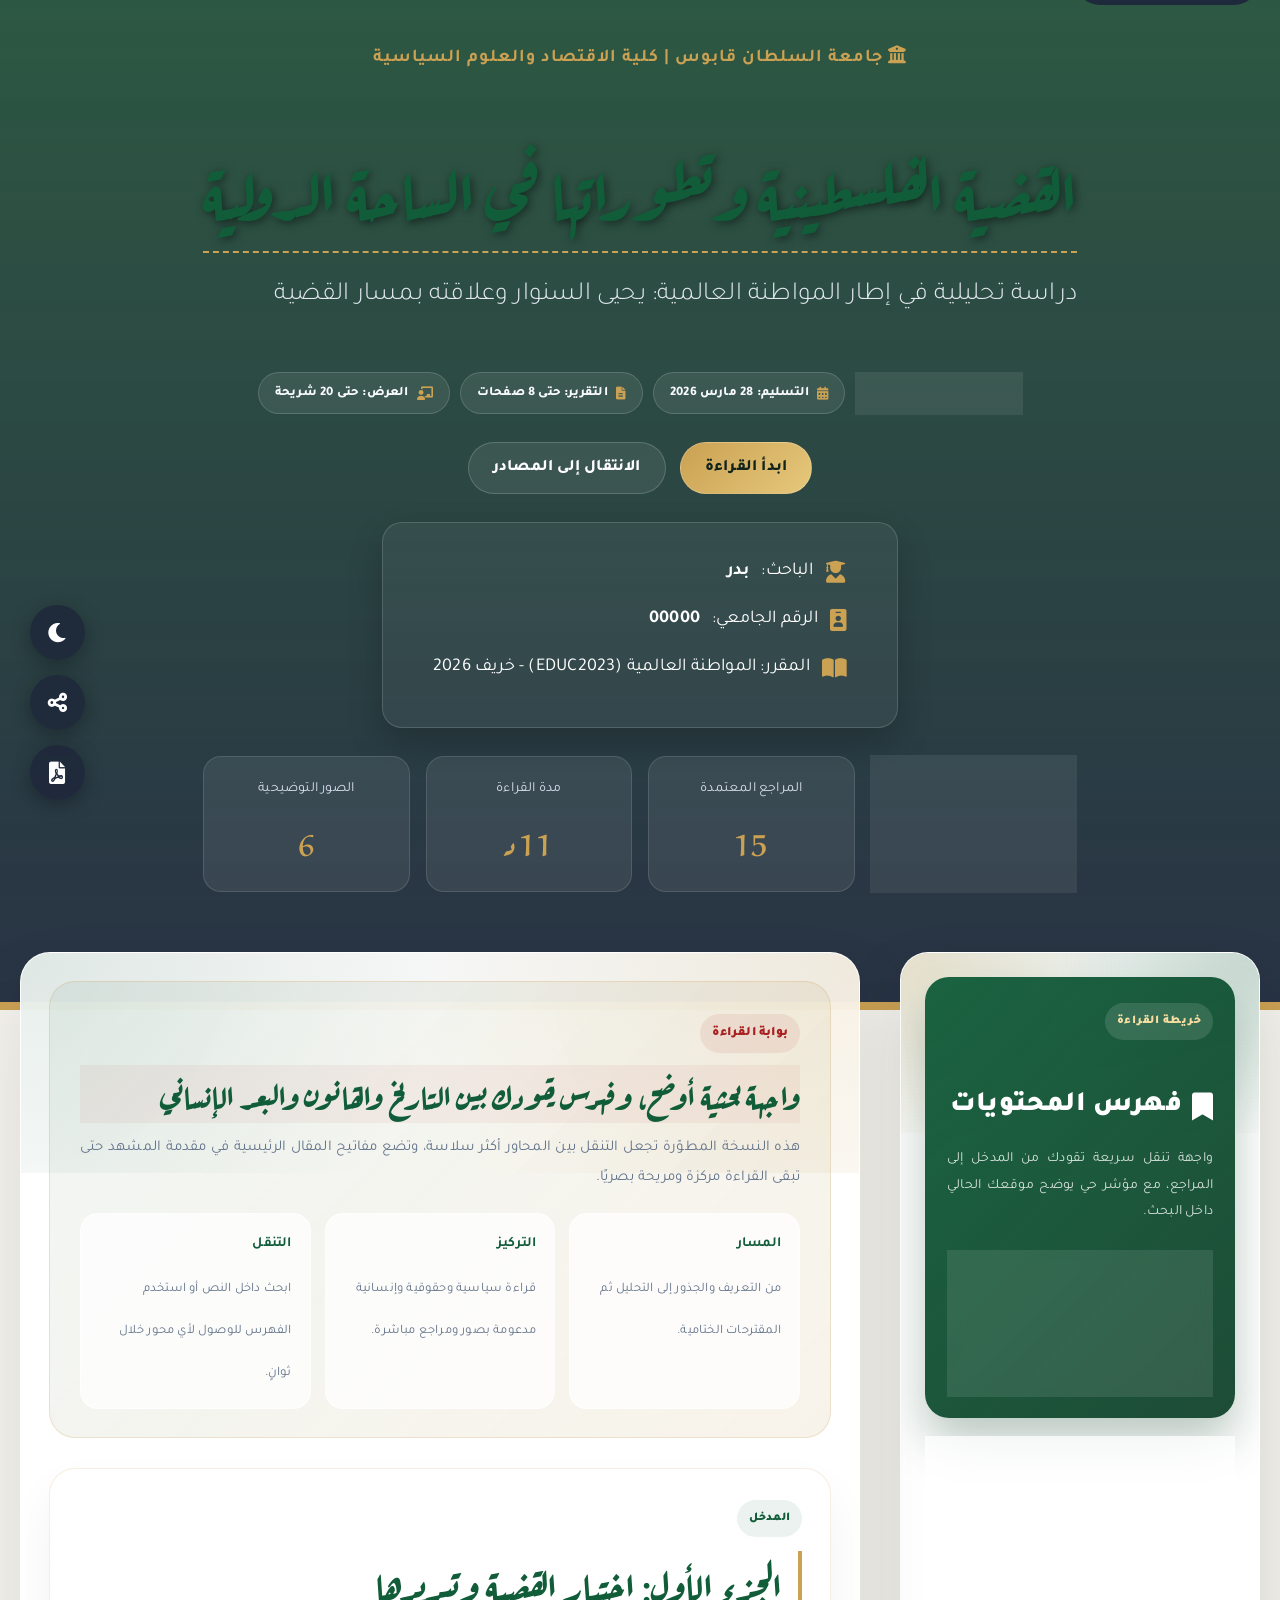
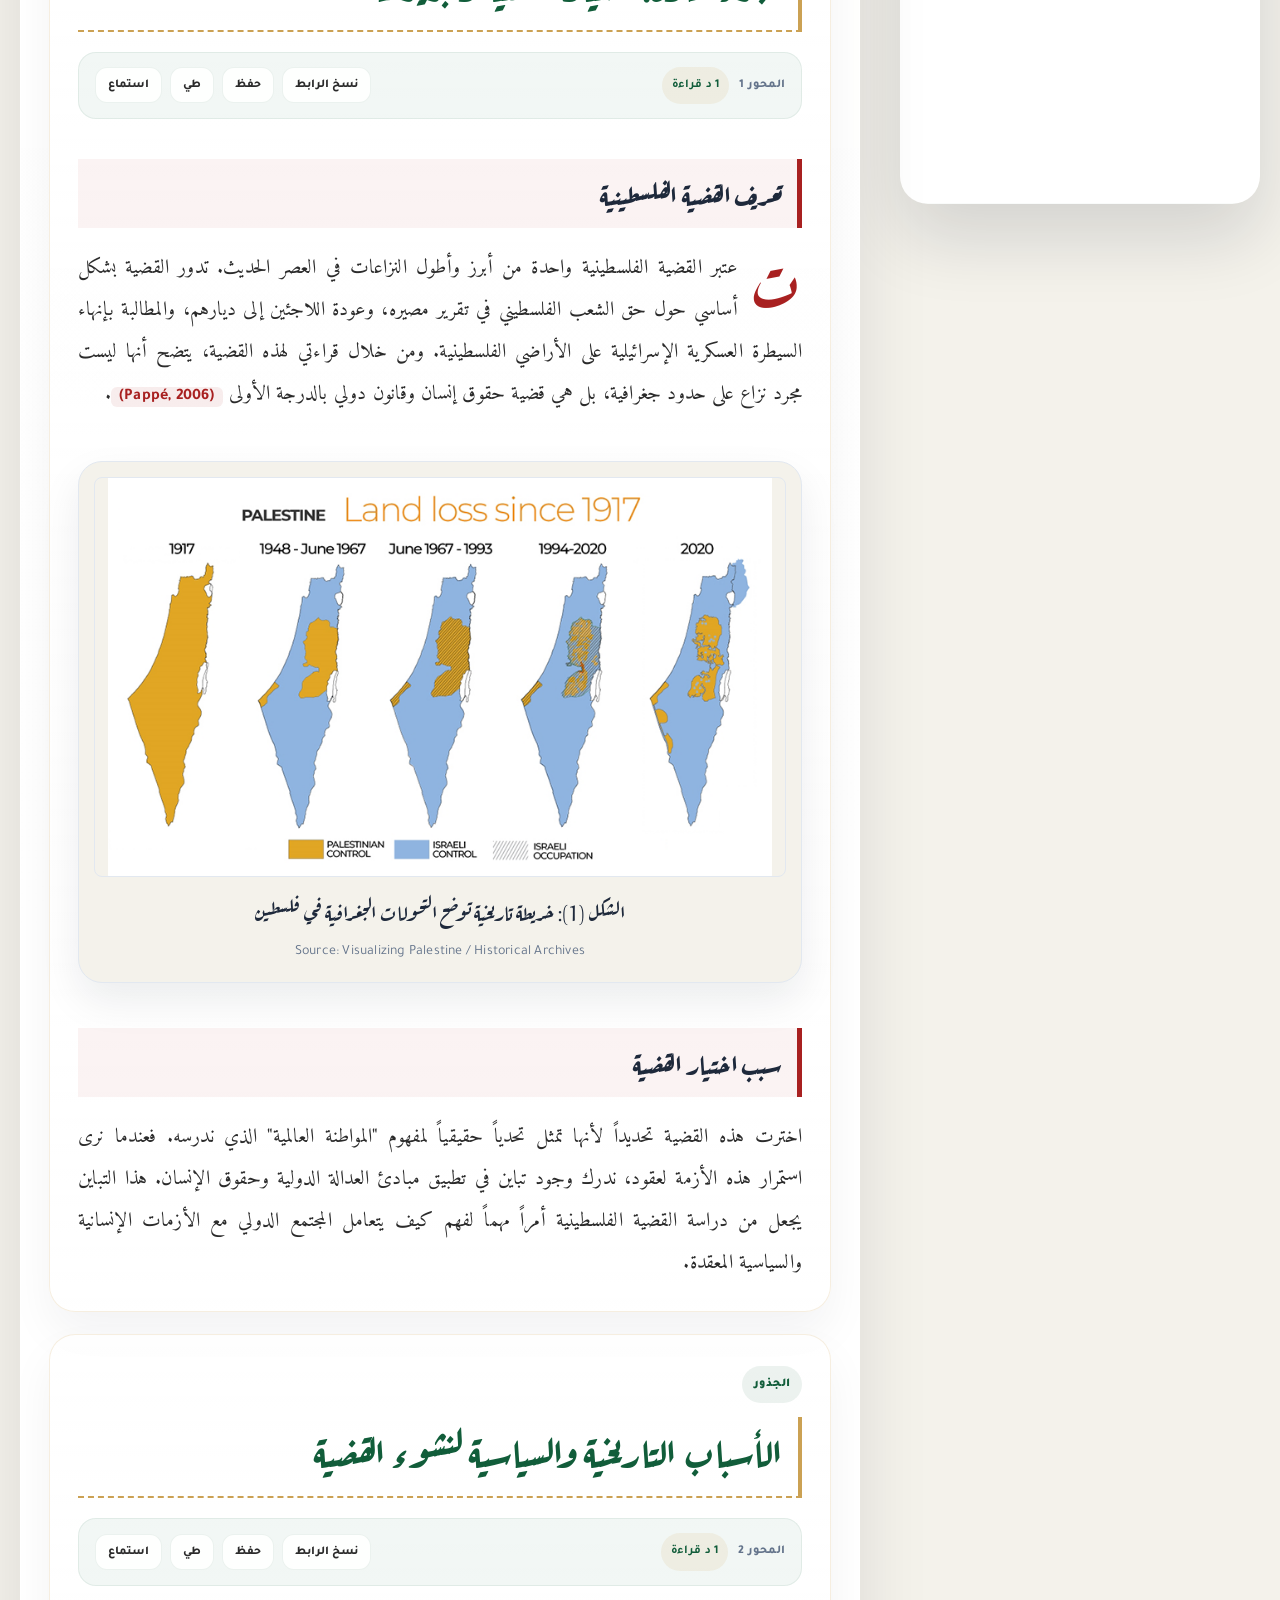
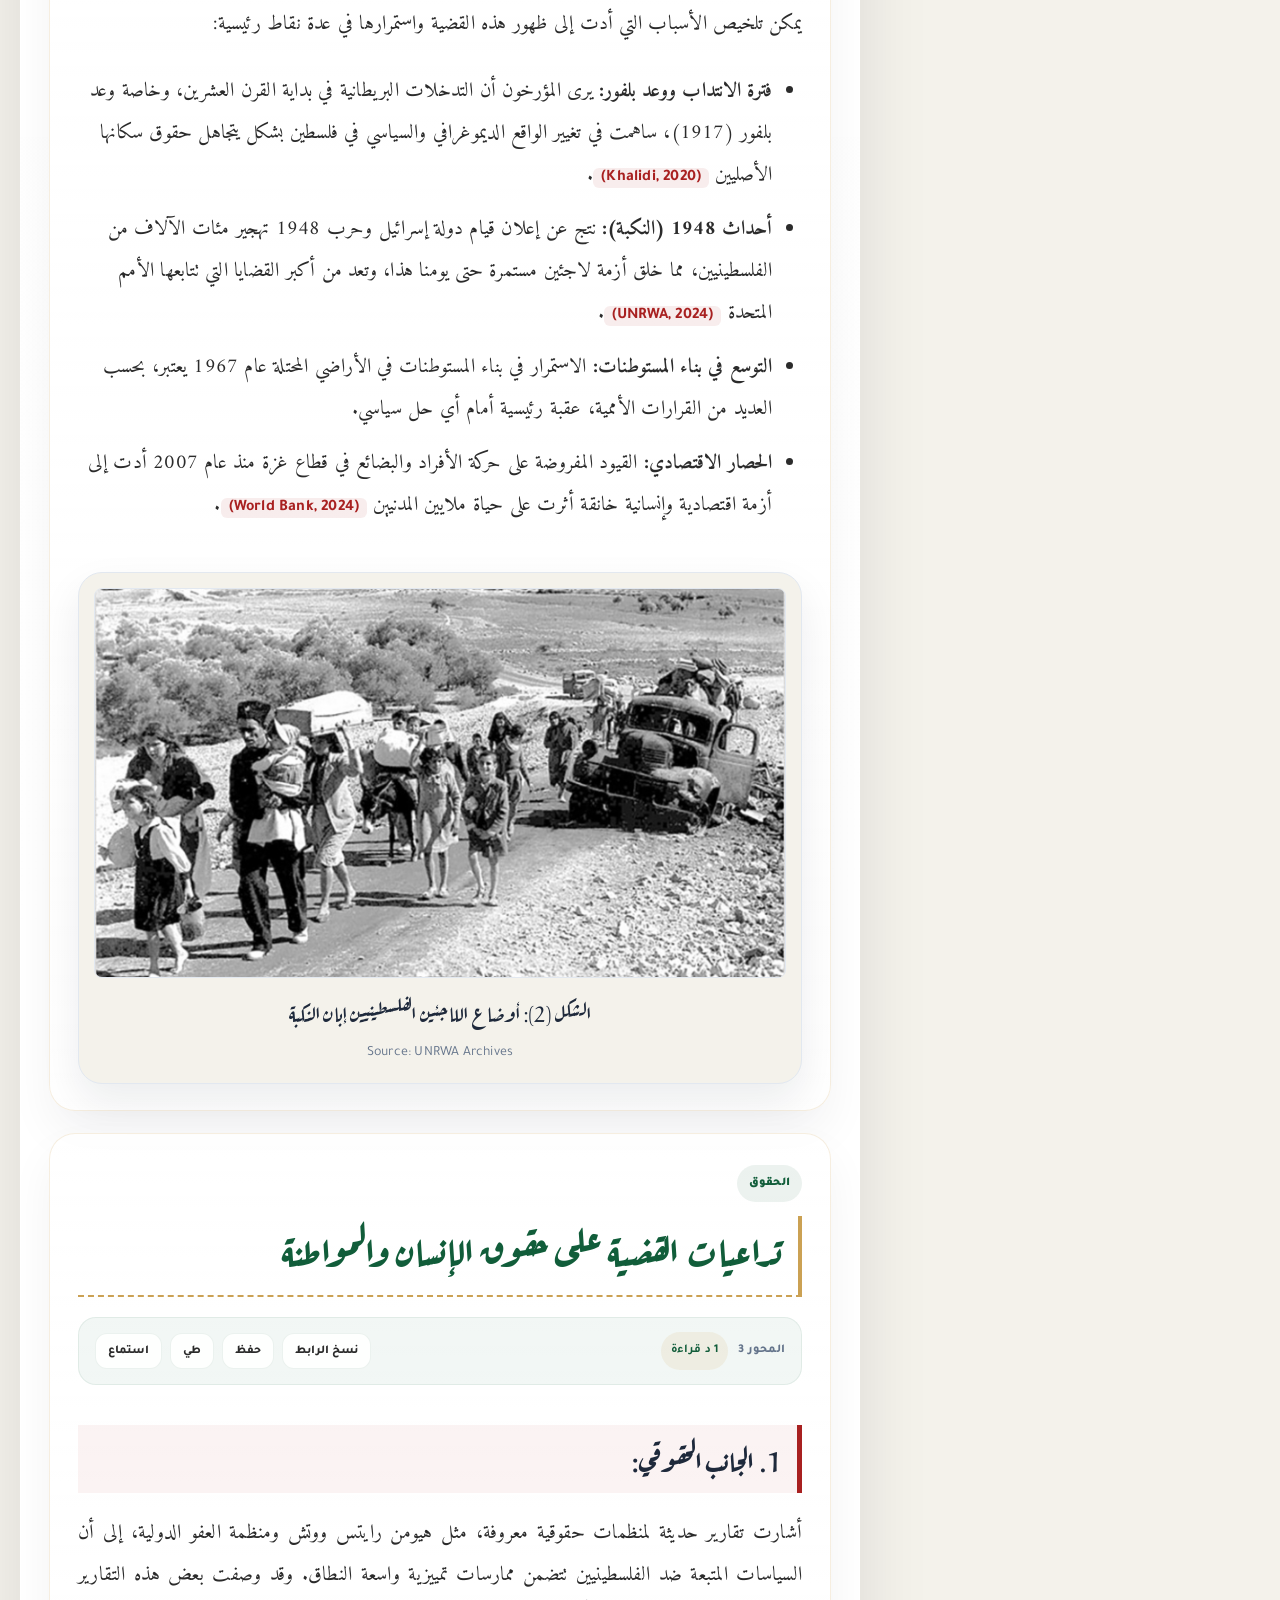
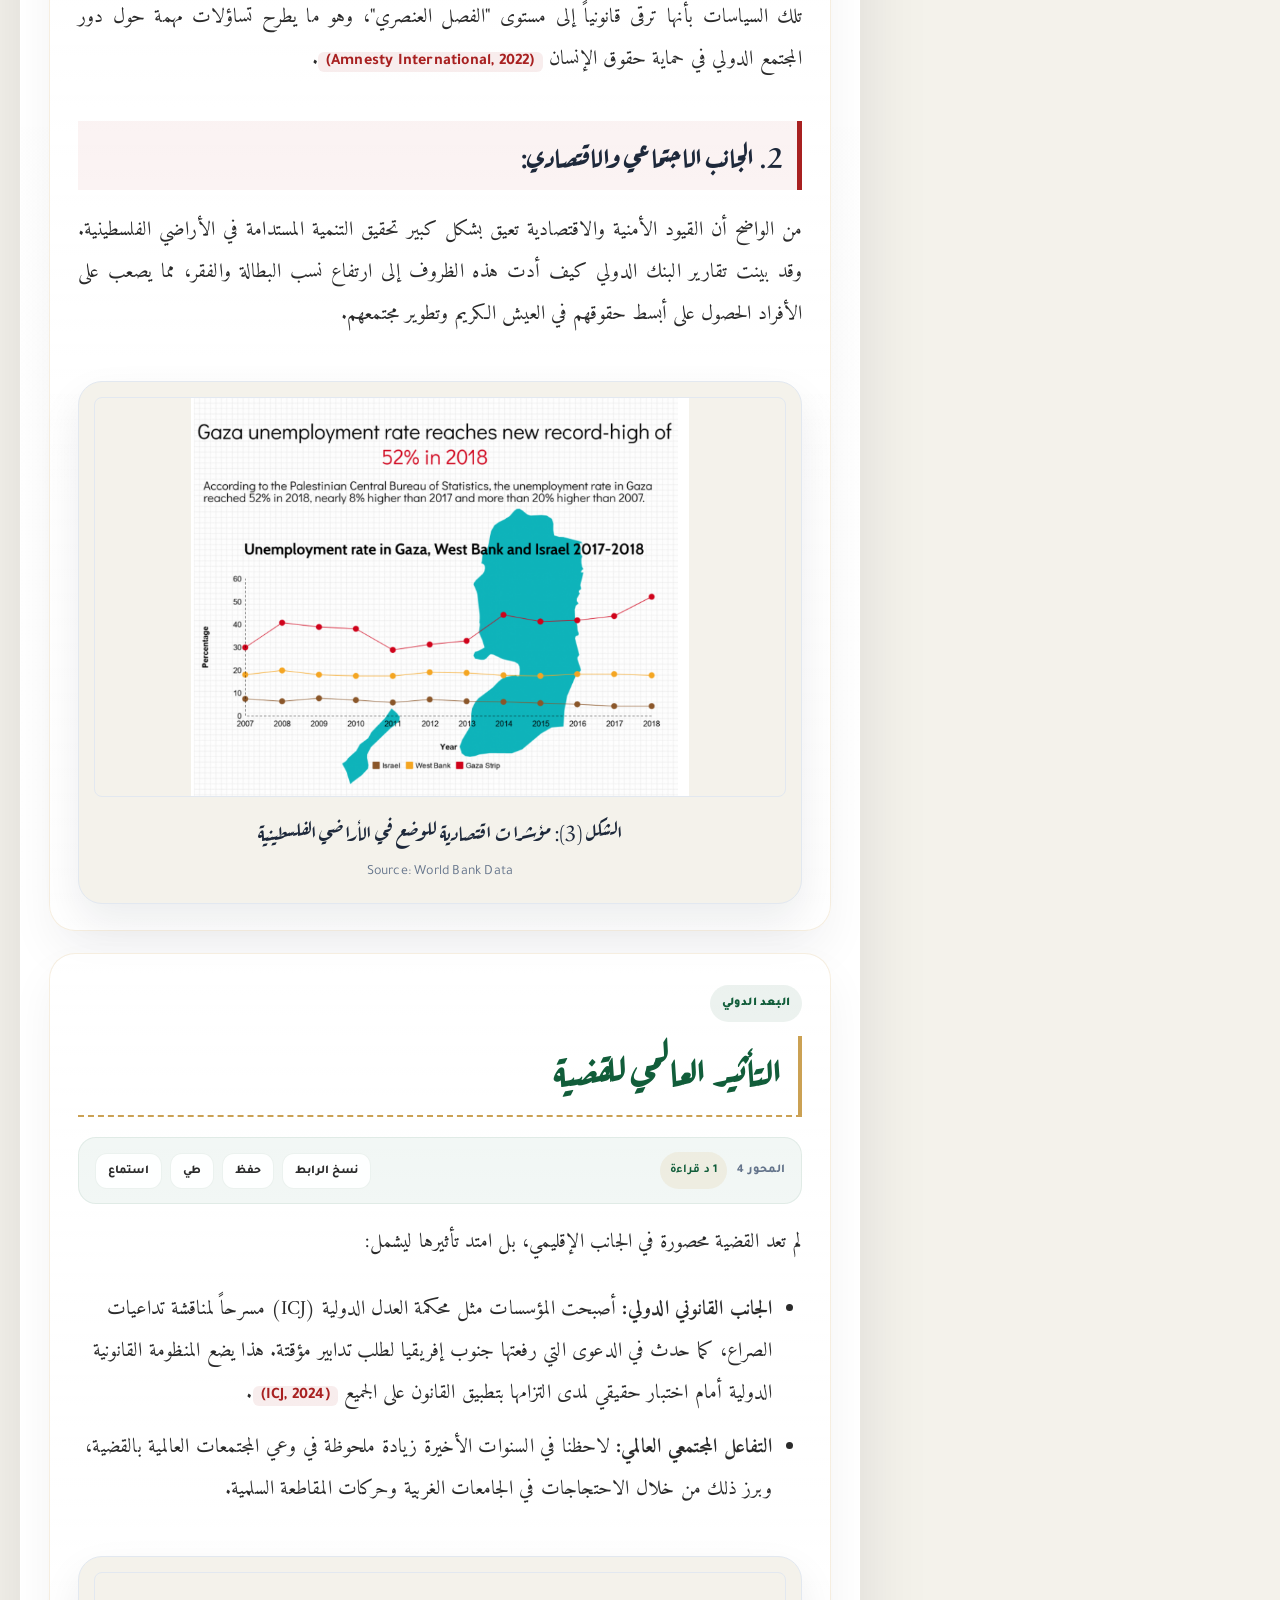
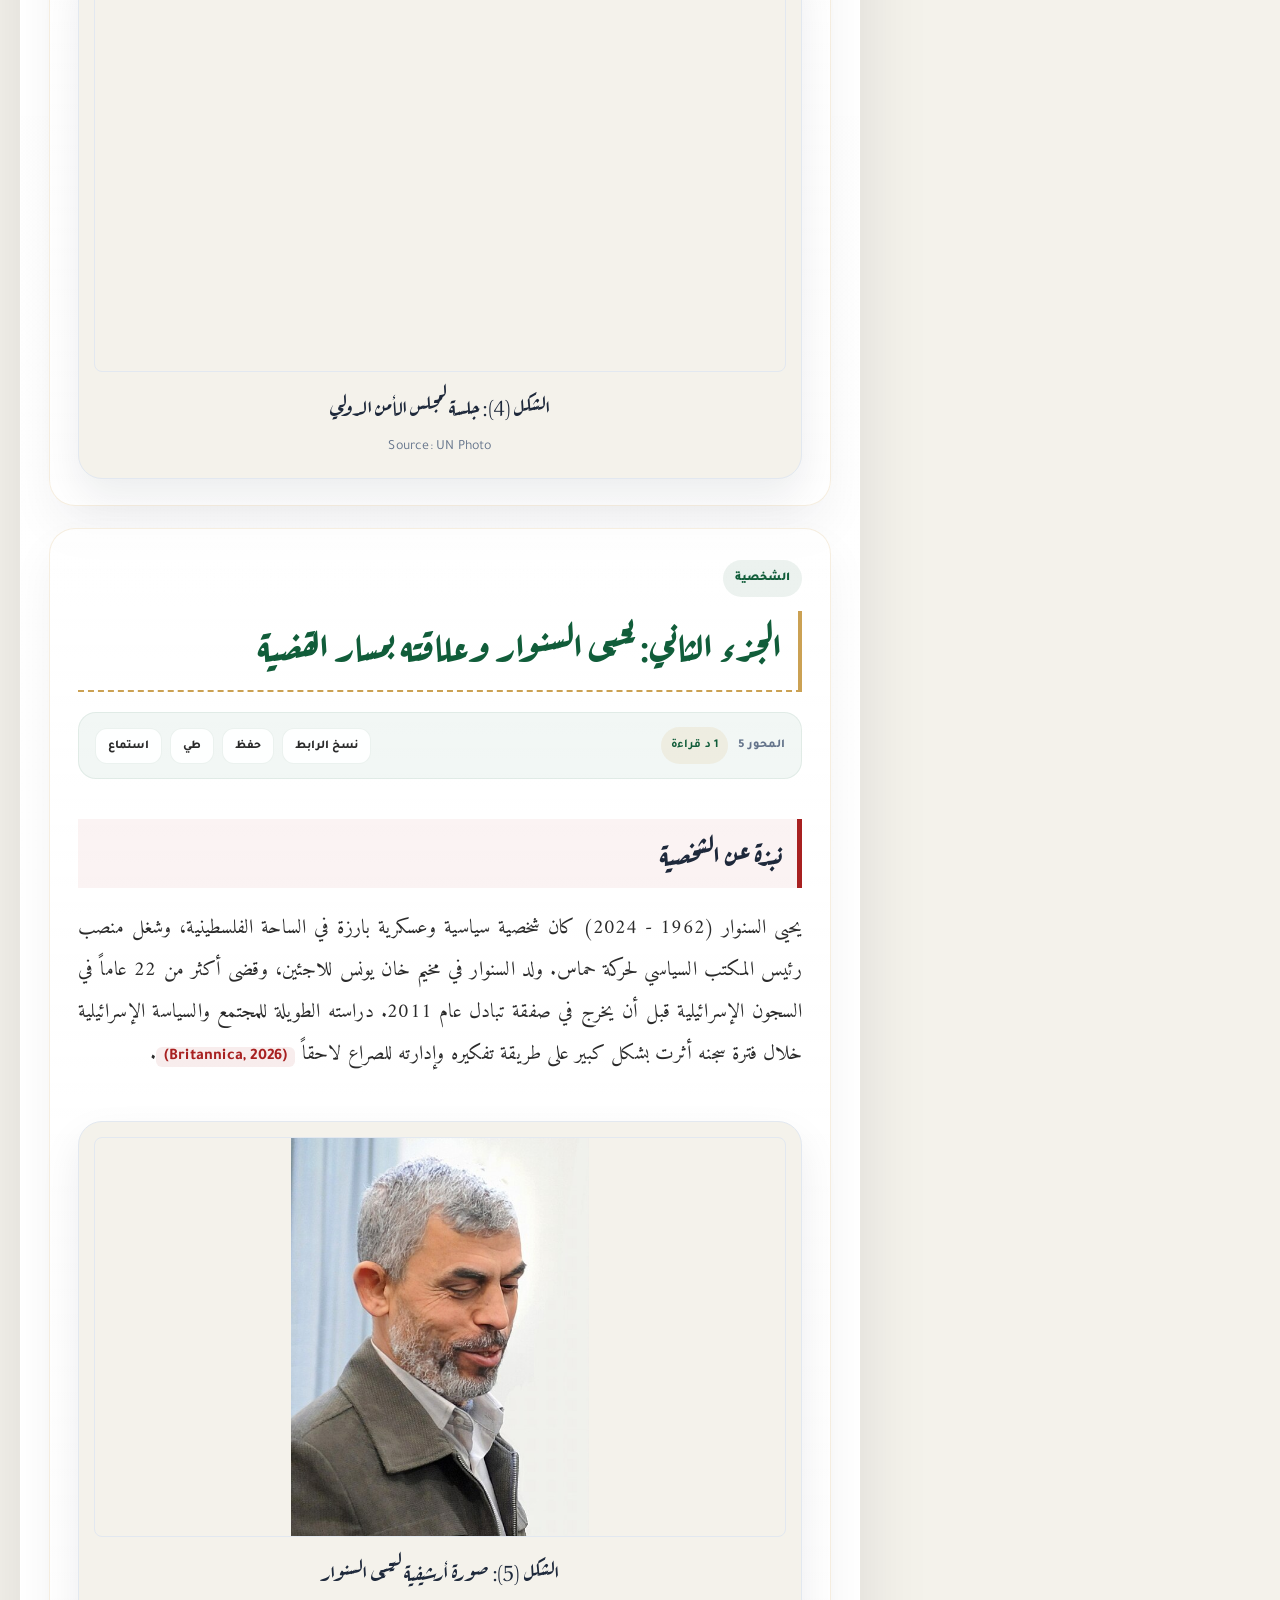
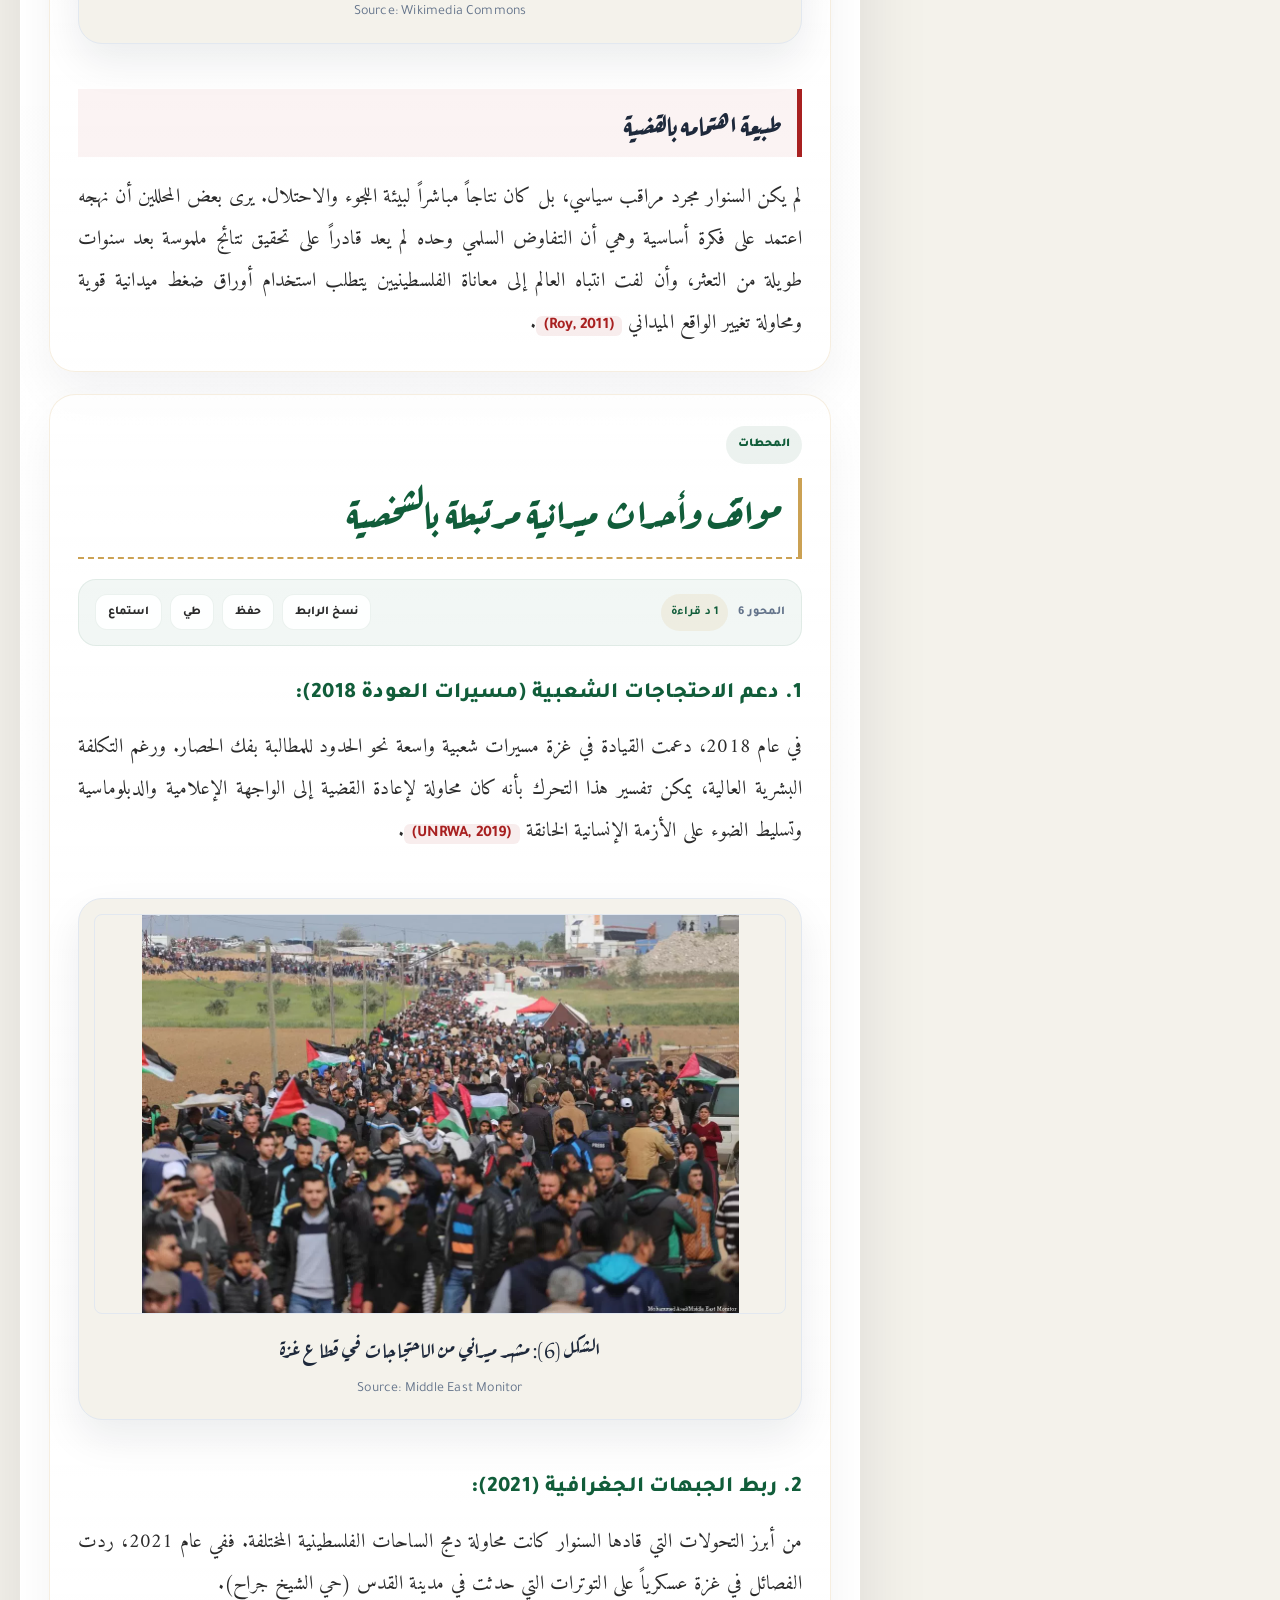
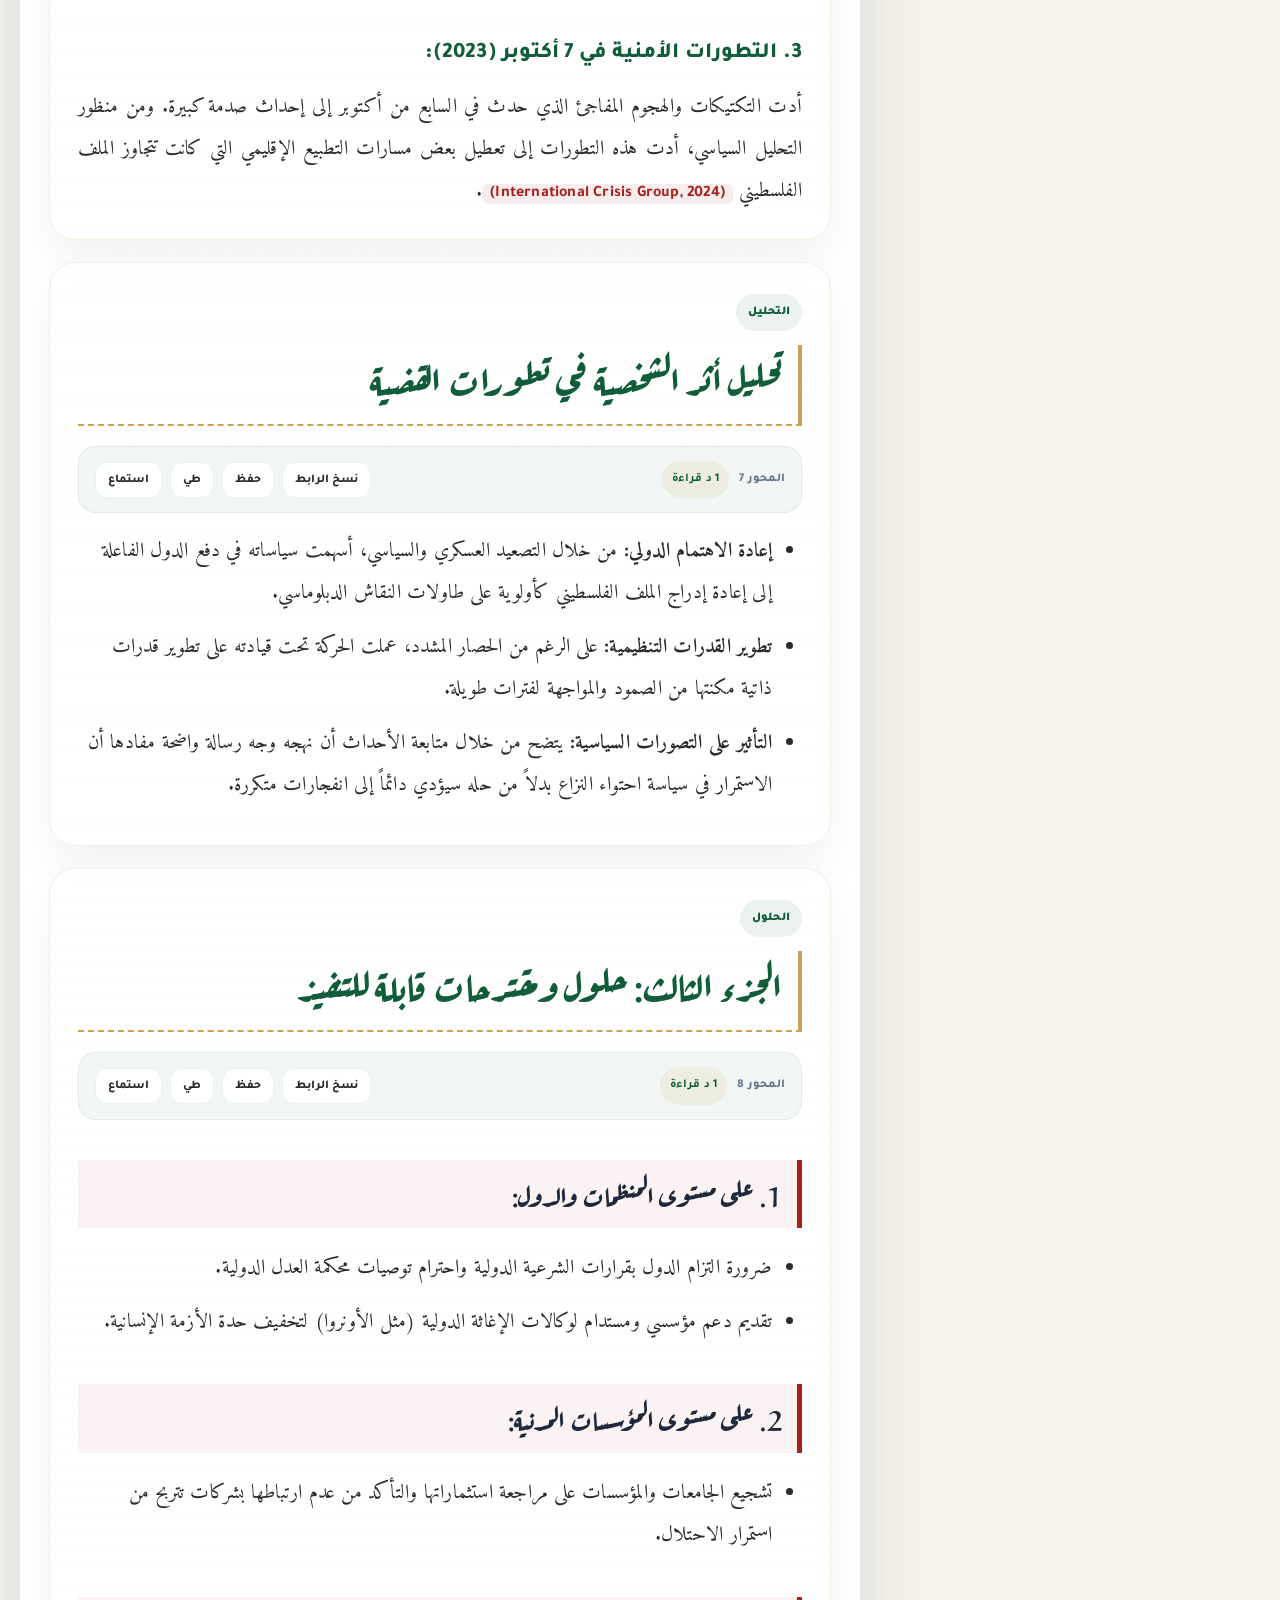
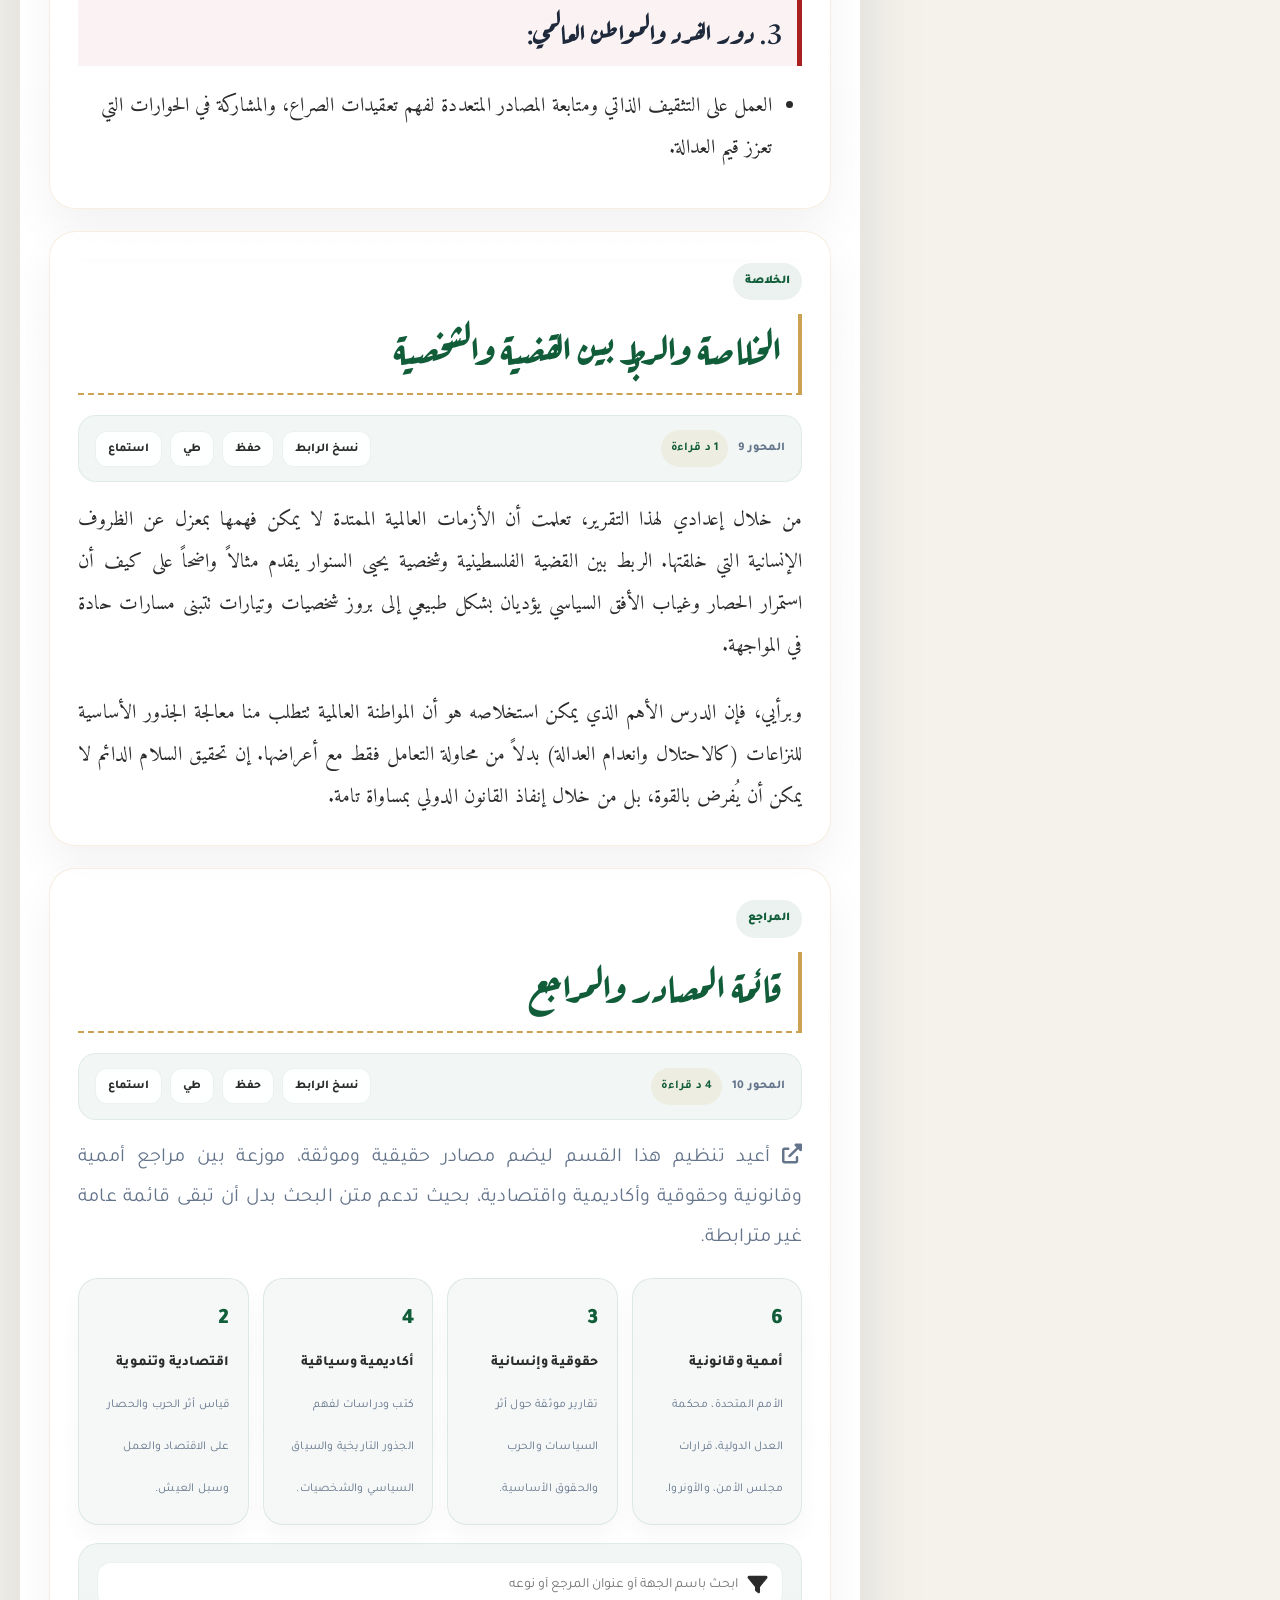
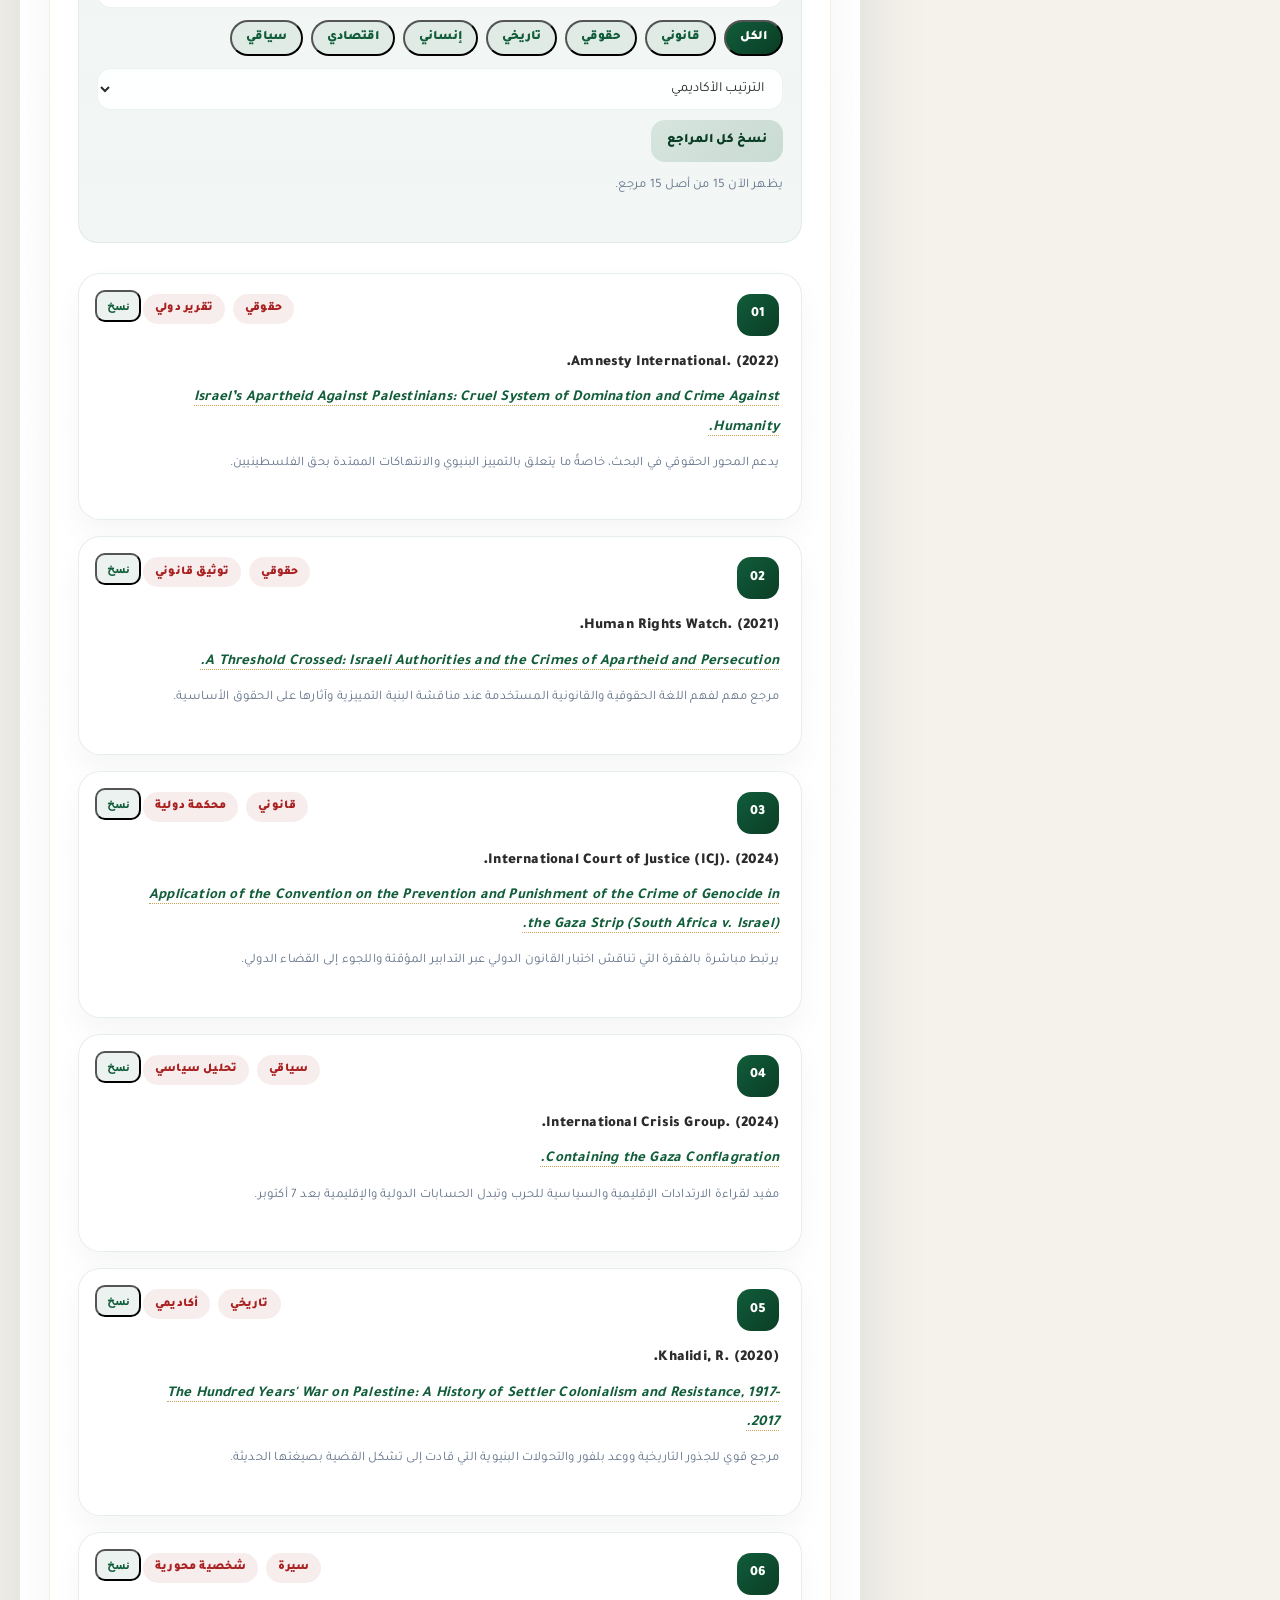
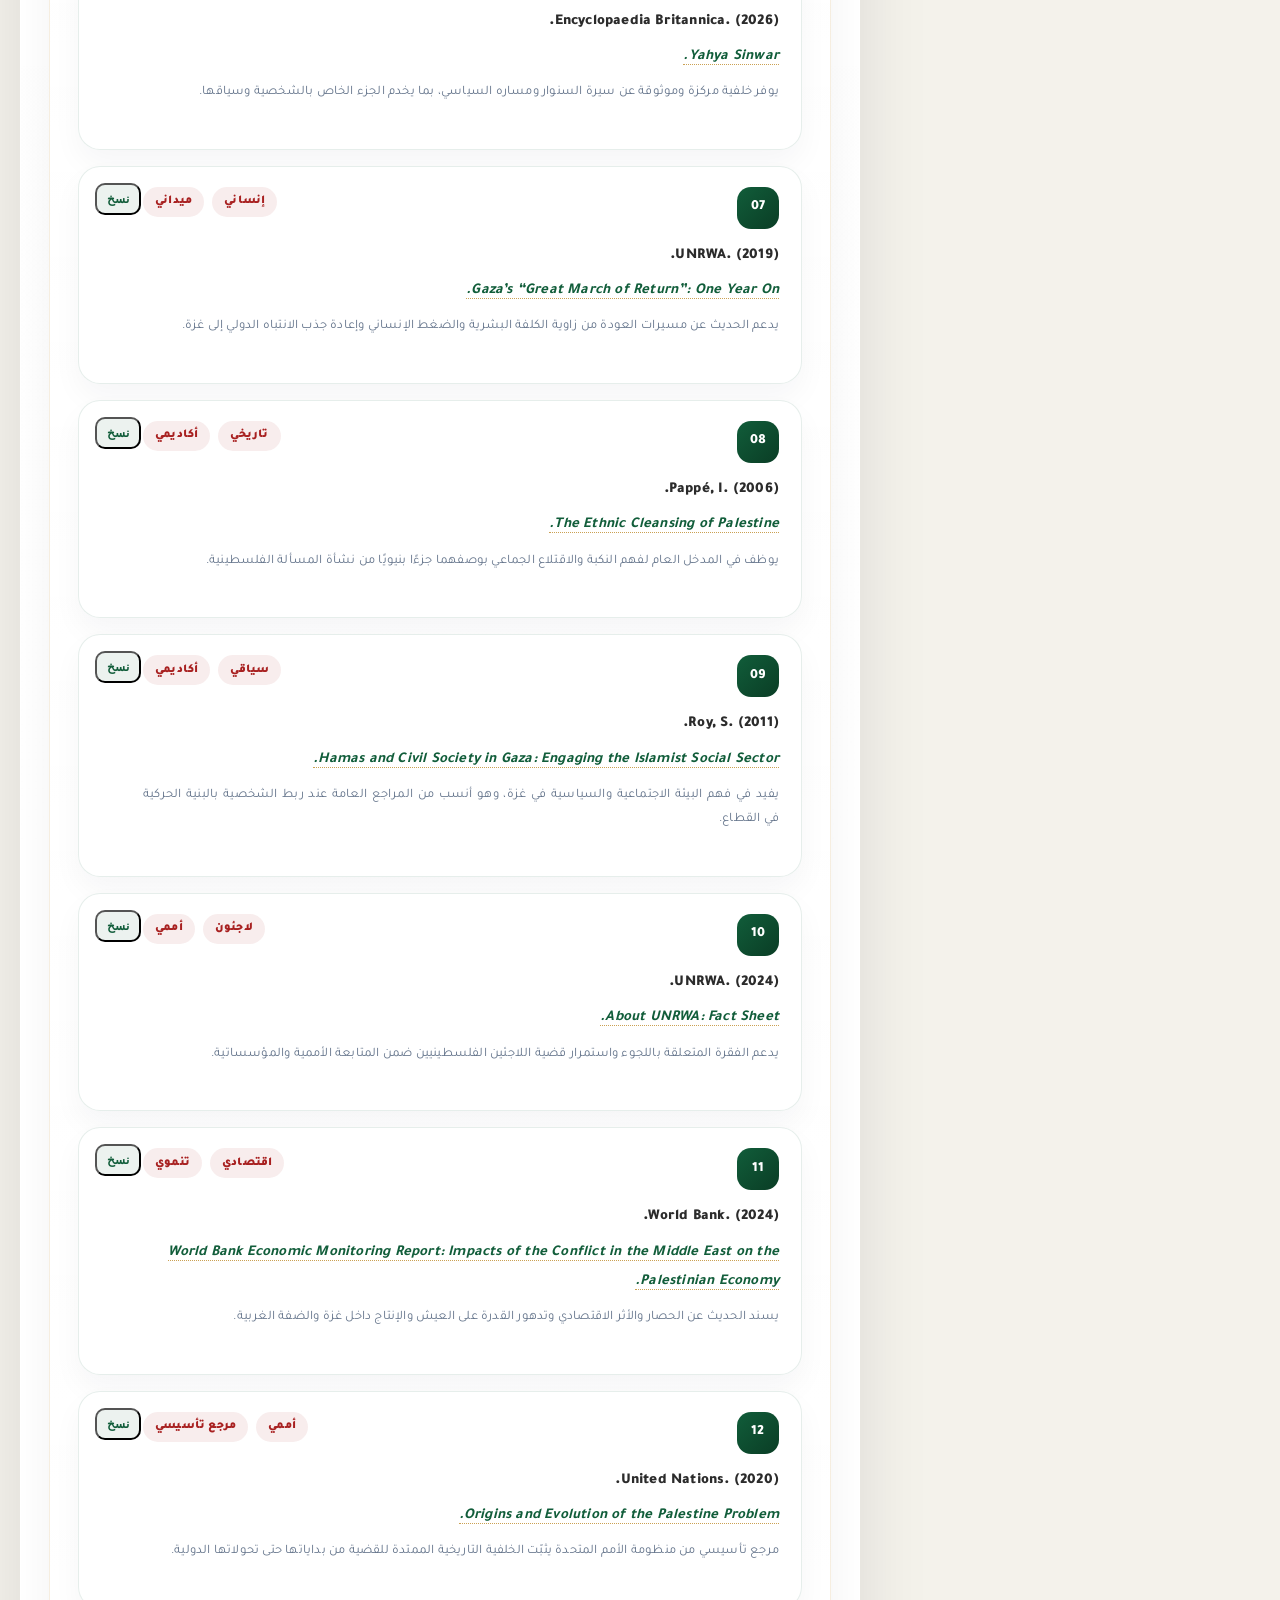
<file: index.html>
<!DOCTYPE html>
<html lang="ar" dir="rtl">
<head>
    <meta charset="UTF-8">
    <meta name="viewport" content="width=device-width, initial-scale=1.0, maximum-scale=5.0, user-scalable=yes">
    
    <title>البحث الأكاديمي: القضية الفلسطينية - بدر </title>
    
    <!-- SEO و Open Graph -->
    <meta name="description" content="دراسة تحليلية في إطار المواطنة العالمية: يحيى السنوار وعلاقته بمسار القضية الفلسطينية. بحث أكاديمي محكم.">
    <meta name="theme-color" content="#115d3a">
    <meta name="keywords" content="القضية الفلسطينية, يحيى السنوار, المواطنة العالمية, حقوق الإنسان, الصراع العربي الإسرائيلي">
    <meta name="author" content="بدر   ">
    <meta property="og:title" content="البحث الأكاديمي: القضية الفلسطينية وتطوراتها">
    <meta property="og:description" content="دراسة تحليلية في إطار المواطنة العالمية.">
    <meta property="og:type" content="article">
    <meta property="og:locale" content="ar_AR">
    
    <!-- الخطوط والأيقونات -->
    <link rel="preconnect" href="https://fonts.googleapis.com">
    <link rel="preconnect" href="https://fonts.gstatic.com" crossorigin>
    <link href="https://fonts.googleapis.com/css2?family=Amiri:wght@400;700&family=Aref+Ruqaa:wght@400;700&family=Noto+Naskh+Arabic:wght@400;600;700&family=Tajawal:wght@500;700;900&display=swap" rel="stylesheet">
    <link rel="stylesheet" href="https://cdnjs.cloudflare.com/ajax/libs/font-awesome/6.0.0-beta3/css/all.min.css">
    
    <link rel="stylesheet" href="styles.css">
</head>
<body class="site-streamlined">

<a class="skip-link" href="#main-content">تجاوز إلى المحتوى الرئيسي</a>

<!-- شريط التقدم -->
<div class="progress-container"><div class="progress-bar" id="progressBar"></div></div>

<!-- الأزرار العائمة -->
<div class="floating-actions">
    <button class="action-btn" id="themeToggle" title="الوضع الليلي" aria-label="تبديل الوضع الليلي"><i class="fas fa-moon" id="themeIcon"></i></button>
    <button class="action-btn" id="shareBtn" title="مشاركة البحث" aria-label="مشاركة البحث"><i class="fas fa-share-alt"></i></button>
    <button class="action-btn" id="commandPaletteBtn" title="مركز الأوامر" aria-label="فتح مركز الأوامر السريع"><i class="fas fa-compass"></i></button>
    <button class="action-btn" id="openPdfPreviewBtn" title="طباعة PDF" aria-label="طباعة البحث كملف PDF"><i class="fas fa-file-pdf"></i></button>
    <button class="action-btn" id="backToTop" title="العودة للأعلى" aria-label="العودة إلى أعلى الصفحة"><i class="fas fa-arrow-up"></i></button>
</div>

<div class="live-toast" id="liveToast" aria-live="polite" aria-atomic="true"></div>

<div class="command-palette" id="commandPalette" hidden>
    <div class="command-palette-backdrop" data-close-palette></div>
    <div class="command-palette-panel" role="dialog" aria-modal="true" aria-labelledby="commandPaletteTitle">
        <div class="command-palette-head">
            <div>
                <span class="palette-kicker">الوصول السريع</span>
                <h2 id="commandPaletteTitle">مركز الأوامر والبحث الذكي</h2>
            </div>
            <button class="palette-close" type="button" id="commandPaletteClose">إغلاق</button>
        </div>
        <div class="palette-search-shell">
            <i class="fas fa-bolt" aria-hidden="true"></i>
            <input type="search" id="paletteSearch" placeholder="ابحث عن محور، مفهوم، أو أمر سريع...">
        </div>
        <p class="palette-meta" id="paletteMeta">اكتب للوصول مباشرة إلى المحاور، المفاهيم، الاختصارات، والعناصر المحفوظة.</p>
        <div class="palette-shortcuts" aria-label="اقتراحات سريعة">
            <button class="palette-shortcut" type="button" data-palette-shortcut="محور">محور</button>
            <button class="palette-shortcut" type="button" data-palette-shortcut="مفهوم">مفهوم</button>
            <button class="palette-shortcut" type="button" data-palette-shortcut="النكبة">النكبة</button>
            <button class="palette-shortcut" type="button" data-palette-shortcut="ملاحظات">ملاحظات</button>
        </div>
        <div class="palette-results" id="paletteResults"></div>
    </div>
</div>

<!-- الهيرو (Hero) -->
<header class="hero-section">
    <div class="hero-content">
        <div class="hero-uni"><i class="fas fa-university"></i> جامعة السلطان قابوس | كلية الاقتصاد والعلوم السياسية</div>
        <h1 class="hero-title">القضية الفلسطينية وتطوراتها في الساحة الدولية</h1>
        <p class="hero-subtitle">دراسة تحليلية في إطار المواطنة العالمية: يحيى السنوار وعلاقته بمسار القضية</p>
        <div class="hero-ribbon" aria-label="ملامح التكليف الأكاديمي">
            <span class="hero-pill"><i class="fas fa-layer-group"></i> ثلاثة أجزاء مترابطة</span>
            <span class="hero-pill"><i class="fas fa-calendar-alt"></i> التسليم: 28 مارس 2026</span>
            <span class="hero-pill"><i class="fas fa-file-alt"></i> التقرير: حتى 8 صفحات</span>
            <span class="hero-pill"><i class="fas fa-chalkboard-teacher"></i> العرض: حتى 20 شريحة</span>
        </div>
        
        <div class="hero-actions">
            <a class="hero-btn hero-btn-primary" href="#intro">ابدأ القراءة</a>
            <a class="hero-btn hero-btn-secondary" href="#references">الانتقال إلى المصادر</a>
        </div>
        
        <div class="student-badge">
            <p><i class="fas fa-user-graduate"></i> الباحث: <strong>بدر   </strong></p>
            <p><i class="fas fa-id-badge"></i> الرقم الجامعي: <strong>00000</strong></p>
            <p><i class="fas fa-book-open"></i> المقرر: المواطنة العالمية (EDUC2023) - خريف 2026</p>
        </div>

        <div class="hero-metrics" aria-label="مؤشرات البحث">
            <div class="metric-card">
                <span>محاور البحث</span>
                <strong id="metricSections">0</strong>
            </div>
            <div class="metric-card">
                <span>المراجع المعتمدة</span>
                <strong id="metricReferences">0</strong>
            </div>
            <div class="metric-card">
                <span>مدة القراءة</span>
                <strong id="metricReadingTime">0 د</strong>
            </div>
            <div class="metric-card">
                <span>الصور التوضيحية</span>
                <strong id="metricFigures">0</strong>
            </div>
        </div>
    </div>
</header>

<section class="print-report-shell" id="printReportShell" aria-hidden="true"></section>
<div class="pdf-preview-controls" id="pdfPreviewControls" hidden>
    <div class="pdf-preview-copy">
        <strong>وضع معاينة PDF</strong>
        <span>اسم الملف المقترح: <b id="pdfFileNameValue">palestine-report-2026.pdf</b></span>
    </div>
    <div class="pdf-preview-actions">
        <button class="route-btn" type="button" id="printPdfNowBtn">طباعة PDF الآن</button>
        <button class="route-btn" type="button" id="copyPdfFileNameBtn">نسخ اسم الملف</button>
        <a class="command-center-link" href="appendices.html">الملاحق</a>
        <button class="route-btn" type="button" id="closePdfPreviewBtn">إغلاق المعاينة</button>
    </div>
</div>

<section class="research-dashboard" aria-label="ملخصات البحث">
    <div class="dashboard-grid">
        <article class="overview-card">
            <span class="overview-kicker">المدخل</span>
            <h2>القضية في جوهرها قضية حق وذاكرة وعدالة دولية</h2>
            <p>يعرض البحث الجذور التاريخية والسياسية والإنسانية، ثم يربطها بالتحولات الدولية والفاعلين المؤثرين في مسارها.</p>
        </article>
        <article class="overview-card">
            <span class="overview-kicker">محور إنساني</span>
            <h2>النكبة واللجوء والحصار ليست عناوين ثانوية بل صلب التجربة الفلسطينية</h2>
            <p>تُقرأ التداعيات هنا من زاوية الحقوق الأساسية، من النزوح والكرامة إلى القدرة على الحياة والتنمية.</p>
        </article>
        <article class="overview-card">
            <span class="overview-kicker">محور دولي</span>
            <h2>الملف الفلسطيني يختبر صدقية القانون الدولي ومؤسساته</h2>
            <p>يعالج المقال أدوار المحكمة الدولية، الأمم المتحدة، والمجتمع المدني العالمي في إعادة إبقاء القضية في الواجهة.</p>
        </article>
        <article class="overview-card">
            <span class="overview-kicker">محور الشخصية</span>
            <h2>يحيى السنوار يُقرأ هنا بوصفه نتاجًا لبيئة الصراع لا حدثًا منفصلًا عنها</h2>
            <p>يناقش البحث كيف تتشكّل الشخصيات السياسية الحادة داخل السياقات الممتدة من الاحتلال والحصار وغياب الأفق.</p>
        </article>
    </div>
</section>

<section class="project-brief reveal" aria-label="الملخص التنفيذي وجاهزية التكليف">
    <div class="project-brief-grid">
        <article class="brief-card" aria-labelledby="executiveSummaryTitle">
            <div class="brief-card-head">
                <span class="experience-kicker">ملخص تنفيذي</span>
                <h2 id="executiveSummaryTitle">واجهة سريعة توضّح جوهر البحث قبل الدخول في التفاصيل</h2>
                <p>هذا الملخص يختصر القضية، الشخصية، والربط بينهما في صياغة جاهزة للمراجعة السريعة أو للتحضير قبل التسليم والمناقشة.</p>
            </div>
            <div class="executive-points">
                <article class="executive-point">
                    <strong>القضية</strong>
                    <p>يقرأ الموقع القضية الفلسطينية بوصفها قضية حقوق وعدالة وذاكرة وتداعيات عالمية، لا مجرد نزاع حدودي محدود.</p>
                </article>
                <article class="executive-point">
                    <strong>الشخصية</strong>
                    <p>يعرض يحيى السنوار ضمن سياق الصراع الممتد، باعتباره نتاجًا لبيئة اللجوء والحصار والانسداد السياسي.</p>
                </article>
                <article class="executive-point">
                    <strong>الربط</strong>
                    <p>يربط البحث بين الجذور التاريخية والتحولات الدولية والشخصية المؤثرة ليصل إلى حلول عملية ورؤية مواطنة عالمية.</p>
                </article>
            </div>
            <div class="brief-actions">
                <button class="route-btn" type="button" id="activatePresentationModeBtn">تهيئة وضع العرض</button>
                <button class="route-btn" type="button" id="copyExecutiveSummaryBtn">نسخ الملخص التنفيذي</button>
            </div>
            <div class="brief-meta-grid" aria-label="ملخص سريع لمكونات العمل">
                <div class="brief-meta-card">
                    <span>المسار المقترح للمراجعة</span>
                    <strong>الخلاصة والعرض</strong>
                </div>
                <div class="brief-meta-card">
                    <span>نوع التسليم المستهدف</span>
                    <strong>تقرير + عرض</strong>
                </div>
            </div>
        </article>

        <article class="brief-card" aria-labelledby="rubricReadyTitle">
            <div class="brief-card-head">
                <span class="experience-kicker">جاهزية التكليف</span>
                <h2 id="rubricReadyTitle">مطابقة سريعة مع متطلبات المشروع الجامعي</h2>
                <p>هذه اللوحة لا تستبدل التقييم الأكاديمي، لكنها تعطيك مؤشراً عملياً يوضح أن بنية الموقع تغطي معظم عناصر rubric المطلوبة.</p>
            </div>
            <div class="rubric-grid">
                <article class="rubric-item">
                    <span class="rubric-state" id="rubricIssueState">قيد الفحص</span>
                    <div class="rubric-copy">
                        <strong>وضوح القضية وتحليلها</strong>
                        <span>يتحقق بوجود المدخل، الأسباب، التداعيات، والتأثير العالمي داخل المتن.</span>
                    </div>
                </article>
                <article class="rubric-item">
                    <span class="rubric-state" id="rubricPersonaState">قيد الفحص</span>
                    <div class="rubric-copy">
                        <strong>عرض الشخصية وإنجازاتها</strong>
                        <span>يتحقق بوجود قسم الشخصية، الأحداث، وتحليل الأثر المرتبط بها.</span>
                    </div>
                </article>
                <article class="rubric-item">
                    <span class="rubric-state" id="rubricSolutionsState">قيد الفحص</span>
                    <div class="rubric-copy">
                        <strong>الحلول والربط والتأمل</strong>
                        <span>يتحقق بوجود الحلول والخلاصة وربط القضية بالشخصية في نهاية التقرير.</span>
                    </div>
                </article>
                <article class="rubric-item">
                    <span class="rubric-state" id="rubricReferencesState">قيد الفحص</span>
                    <div class="rubric-copy">
                        <strong>المراجع والوسائط</strong>
                        <span>يتحقق بتوافر عدد كافٍ من المراجع الموثوقة والصور والوسائط الداعمة.</span>
                    </div>
                </article>
            </div>
            <p class="brief-ready-note" id="submissionReadinessMeta">يتم تحديث هذه الخلاصة تلقائيًا وفق عدد المحاور والمراجع والصور الموجودة في الموقع.</p>
        </article>
    </div>
</section>

<section class="submission-suite reveal" aria-label="جاهزية التسليم والمناقشة">
    <div class="submission-grid">
        <article class="submission-card" aria-labelledby="deadlineSuiteTitle">
            <div class="submission-card-head">
                <span class="experience-kicker">جاهزية التسليم</span>
                <h2 id="deadlineSuiteTitle">لوحة متابعة قبل موعد 28 مارس 2026</h2>
                <p>مؤشرات سريعة تساعدك على معرفة الوقت المتبقي، وتحويل الموقع إلى أداة تحضير للتسليم والعرض والمناقشة.</p>
            </div>
            <div class="countdown-grid">
                <div class="countdown-card">
                    <span>الأيام المتبقية</span>
                    <strong id="submissionCountdownDays">0</strong>
                </div>
                <div class="countdown-card">
                    <span>الساعات المتبقية</span>
                    <strong id="submissionCountdownHours">0</strong>
                </div>
            </div>
            <p class="countdown-note" id="submissionCountdownStatus">يتم تحديث العد التنازلي تلقائيًا وفق تاريخ التسليم النهائي.</p>
            <div class="brief-actions">
                <button class="route-btn" type="button" id="copySubmissionChecklistBtn">نسخ خطة التسليم</button>
                <button class="route-btn" type="button" id="copyOralOpeningBtn">نسخ مقدمة شفوية</button>
            </div>
        </article>

        <article class="submission-card" aria-labelledby="readinessChecklistTitle">
            <div class="submission-card-head">
                <span class="experience-kicker">خطة جاهزة</span>
                <h2 id="readinessChecklistTitle">قائمة تحقق عملية قبل الرفع</h2>
                <p>ملخص واضح لما يحتاجه التقرير والعرض حتى يكون التسليم منظمًا واحترافيًا ومتوافقًا مع متطلبات المقرر.</p>
            </div>
            <div class="readiness-list" aria-label="قائمة تحقق التسليم">
                <div class="readiness-row">
                    <div><strong>القضية وتحليلها</strong><span>مقدمة، أسباب، تداعيات، وتأثير عالمي.</span></div>
                    <span class="readiness-badge is-strong">موجود</span>
                </div>
                <div class="readiness-row">
                    <div><strong>الشخصية والربط</strong><span>نبذة، أحداث، وتحليل دورها في مسار القضية.</span></div>
                    <span class="readiness-badge is-strong">موجود</span>
                </div>
                <div class="readiness-row">
                    <div><strong>الصور والمراجع</strong><span>وسائط داعمة ومراجع موثوقة ومتنوعة.</span></div>
                    <span class="readiness-badge is-strong">موجود</span>
                </div>
                <div class="readiness-row">
                    <div><strong>نسخة المناقشة</strong><span>نسخ سريعة للعرض والملخص والخط الزمني.</span></div>
                    <span class="readiness-badge" id="presentationPrepBadge">جاهز جزئيًا</span>
                </div>
            </div>
        </article>

        <article class="submission-card" aria-labelledby="defensePrepTitle">
            <div class="submission-card-head">
                <span class="experience-kicker">الدفاع الشفهي</span>
                <h2 id="defensePrepTitle">أسئلة متوقعة مع صياغات جواب قصيرة</h2>
                <p>هذه الزاوية تفيدك قبل المناقشة إذا احتجت إجابات مختصرة وواضحة عن سبب الاختيار والربط والحلول.</p>
            </div>
            <div class="qa-list">
                <article class="qa-item">
                    <strong>لماذا اخترت هذه القضية؟</strong>
                    <p>لأنها تجمع بين حقوق الإنسان والعدالة الدولية والذاكرة التاريخية، وتمثل اختبارًا مباشرًا لفكرة المواطنة العالمية.</p>
                </article>
                <article class="qa-item">
                    <strong>لماذا هذه الشخصية تحديدًا؟</strong>
                    <p>لأنها تساعد على فهم كيف تتشكل الشخصيات المؤثرة داخل بيئة الصراع، لا بوصفها حالة منفصلة عن الظروف الممتدة.</p>
                </article>
                <article class="qa-item">
                    <strong>ما الذي يميز عملك؟</strong>
                    <p>أنه لا يكتفي بعرض القضية، بل يربطها بشخصية مؤثرة، ويقدم مسارًا تحليليًا ومراجع موثوقة وحلولًا قابلة للنقاش.</p>
                </article>
            </div>
            <div class="brief-actions">
                <button class="route-btn" type="button" id="copyDefenseAnswersBtn">نسخ أجوبة المناقشة</button>
            </div>
        </article>
    </div>
</section>

<section class="report-command-center reveal" aria-label="غرفة تنظيم التقرير والتكليف">
    <div class="report-command-head">
        <span class="analysis-kicker">غرفة التنظيم الأكاديمي</span>
        <h2>طبقة أكبر تضبط التقرير والعرض والمناقشة وفق هيكل التكليف نفسه</h2>
        <p>هذه المساحة لا تضيف زخرفة فقط، بل تحوّل الموقع إلى ملف تسليم متكامل: متابعة لبنود التقييم، خطة شفوية بالدقائق، ومسارات جاهزة تربط بين القضية والشخصية والحلول بصورة مرتبة تصلح للمراجعة والطباعة والنقاش.</p>
        <div class="report-command-actions">
            <a class="command-center-link" href="index.html?pdf=1">فتح معاينة PDF</a>
            <a class="command-center-link is-primary" href="presenter.html">فتح Presenter Mode</a>
            <a class="command-center-link" href="appendices.html">فتح صفحة الملاحق</a>
        </div>
    </div>

    <div class="report-command-grid">
        <article class="command-center-card" aria-labelledby="rubricMonitorTitle">
            <div class="command-center-headline">
                <span class="experience-kicker">لوحة التقييم</span>
                <h2 id="rubricMonitorTitle">مراقبة حيّة لمعيار التكليف بندًا بندًا</h2>
                <p>يتم تحديث هذه اللوحة تلقائيًا من محتوى الموقع الحالي لتوضّح مدى تغطية عناصر rubric المطلوبة في التقرير والعرض.</p>
            </div>
            <div class="rubric-progress">
                <div class="rubric-progress-track" aria-hidden="true">
                    <span id="rubricCompletionBar"></span>
                </div>
                <div class="rubric-progress-meta">
                    <strong id="rubricCompletionPercent">0%</strong>
                    <span id="rubricCompletionText">يتم احتساب نسبة الجاهزية من بنية التقرير الحالية.</span>
                </div>
            </div>
            <div class="criteria-list" aria-label="عناصر تقييم التكليف">
                <div class="criteria-row"><span>1. وضوح اختيار القضية وتبريرها وتعريفها</span><strong class="criteria-badge" id="criterionIssueChoice">قيد المراجعة</strong></div>
                <div class="criteria-row"><span>2. تحليل الأسباب التي أدت إلى نشوء القضية</span><strong class="criteria-badge" id="criterionCauses">قيد المراجعة</strong></div>
                <div class="criteria-row"><span>3. شرح التداعيات وتأثيرها على المواطنة العالمية</span><strong class="criteria-badge" id="criterionImpact">قيد المراجعة</strong></div>
                <div class="criteria-row"><span>4. تحليل التأثير العالمي على الدول والمجتمعات</span><strong class="criteria-badge" id="criterionGlobal">قيد المراجعة</strong></div>
                <div class="criteria-row"><span>5. وضوح اختيار الشخصية وتقديم نبذة عنها</span><strong class="criteria-badge" id="criterionPersonaChoice">قيد المراجعة</strong></div>
                <div class="criteria-row"><span>6. تقديم أمثلة ومواقف حقيقية لدور الشخصية</span><strong class="criteria-badge" id="criterionExamples">قيد المراجعة</strong></div>
                <div class="criteria-row"><span>7. تحليل إنجازات الشخصية وأثرها الإيجابي</span><strong class="criteria-badge" id="criterionAchievements">قيد المراجعة</strong></div>
                <div class="criteria-row"><span>8. تقديم حلول قابلة للتنفيذ</span><strong class="criteria-badge" id="criterionSolutions">قيد المراجعة</strong></div>
                <div class="criteria-row"><span>9. تلخيص ما تم تعلمه والربط بين القضية والشخصية</span><strong class="criteria-badge" id="criterionReflection">قيد المراجعة</strong></div>
                <div class="criteria-row"><span>10. استخدام الصور والمصادر والوسائط</span><strong class="criteria-badge" id="criterionMedia">قيد المراجعة</strong></div>
                <div class="criteria-row"><span>11. تقديم مراجع موثوقة متنوعة</span><strong class="criteria-badge" id="criterionReferences">قيد المراجعة</strong></div>
                <div class="criteria-row"><span>12. التنظيم والتنسيق وخلو العمل من الفوضى</span><strong class="criteria-badge" id="criterionFormatting">قيد المراجعة</strong></div>
            </div>
        </article>

        <article class="command-center-card" aria-labelledby="oralPlanTitle">
            <div class="command-center-headline">
                <span class="experience-kicker">خطة العرض</span>
                <h2 id="oralPlanTitle">تقسيم شفهي سريع يمكن قوله في 5 دقائق</h2>
                <p>خطة منظمة تساعدك على التحرك بثقة في المناقشة دون تشتت، مع افتتاحية وخاتمة جاهزتين للنسخ والمراجعة.</p>
            </div>
            <div class="oral-plan" aria-label="خطة عرض شفهي">
                <div class="oral-step">
                    <strong>الدقيقة 1</strong>
                    <p>عرّف القضية الفلسطينية واذكر سبب اختيارها بصفتها قضية عالمية تختبر العدالة وحقوق الإنسان.</p>
                </div>
                <div class="oral-step">
                    <strong>الدقيقة 2</strong>
                    <p>اشرح الجذور التاريخية وأبرز الأسباب التي أدت إلى استمرار القضية وتفاقم آثارها.</p>
                </div>
                <div class="oral-step">
                    <strong>الدقيقة 3</strong>
                    <p>انتقل إلى التداعيات الإنسانية والقانونية وتأثير القضية على المواطنة العالمية.</p>
                </div>
                <div class="oral-step">
                    <strong>الدقيقة 4</strong>
                    <p>قدم الشخصية العالمية المختارة، ثم اربطها بالقضية عبر الأمثلة والأحداث والتحليل.</p>
                </div>
                <div class="oral-step">
                    <strong>الدقيقة 5</strong>
                    <p>اختم بالحلول العملية وما تعلمته من الربط بين القضية والشخصية ودور المواطن العالمي.</p>
                </div>
            </div>
            <div class="brief-actions">
                <button class="route-btn" type="button" id="copyMinutePlanBtn">نسخ خطة 5 دقائق</button>
                <button class="route-btn" type="button" id="copyClosingReflectionBtn">نسخ خاتمة شفوية</button>
            </div>
        </article>

        <article class="command-center-card" aria-labelledby="assignmentMapTitle">
            <div class="command-center-headline">
                <span class="experience-kicker">خريطة التكليف</span>
                <h2 id="assignmentMapTitle">توزيع العمل كما يطلبه المقرر بالضبط</h2>
                <p>بدل بقاء المحاور متفرقة في الذهن، هذه الخريطة تربط كل جزء من التكليف بأقسام واضحة داخل الموقع لتسهيل المراجعة السريعة.</p>
            </div>
            <div class="assignment-flow" aria-label="خريطة أجزاء التكليف">
                <div class="assignment-flow-row">
                    <span class="assignment-flow-tag">الجزء الأول</span>
                    <div class="assignment-flow-copy">
                        <strong>القضية العالمية</strong>
                        <p>ابدأ من تعريف القضية، ثم أسباب نشأتها، ثم التداعيات والتأثير العالمي.</p>
                    </div>
                    <a class="command-center-link" href="#intro">الانتقال</a>
                </div>
                <div class="assignment-flow-row">
                    <span class="assignment-flow-tag">الجزء الثاني</span>
                    <div class="assignment-flow-copy">
                        <strong>الشخصية العالمية</strong>
                        <p>انتقل إلى نبذة الشخصية، ثم الأمثلة والأحداث، ثم تحليل الإنجازات والأثر.</p>
                    </div>
                    <a class="command-center-link" href="#persona">الانتقال</a>
                </div>
                <div class="assignment-flow-row">
                    <span class="assignment-flow-tag">الجزء الثالث</span>
                    <div class="assignment-flow-copy">
                        <strong>الحلول والاستفادة والتأمل</strong>
                        <p>اختم بالحلول القابلة للتنفيذ، ثم الخلاصة، ثم المراجع التي تدعم العمل.</p>
                    </div>
                    <a class="command-center-link" href="#solutions">الانتقال</a>
                </div>
            </div>
            <div class="command-mini-stats" aria-label="حدود التسليم">
                <div class="mini-stat">
                    <span>التقرير</span>
                    <strong>حتى 8 صفحات</strong>
                </div>
                <div class="mini-stat">
                    <span>العرض</span>
                    <strong>حتى 20 شريحة</strong>
                </div>
                <div class="mini-stat">
                    <span>البديل الرقمي</span>
                    <strong>حتى 5 دقائق</strong>
                </div>
            </div>
        </article>
    </div>

    <div class="report-matrix-grid">
        <article class="matrix-card" aria-labelledby="issueMatrixTitle">
            <div class="command-center-headline">
                <span class="experience-kicker">مصفوفة القضية</span>
                <h2 id="issueMatrixTitle">تلخيص مركز لأهم محاور القضية</h2>
            </div>
            <table class="report-table">
                <thead>
                    <tr>
                        <th>المحور</th>
                        <th>الخلاصة</th>
                        <th>الأثر العالمي</th>
                    </tr>
                </thead>
                <tbody>
                    <tr>
                        <td>الجذور التاريخية</td>
                        <td>وعد بلفور والانتداب والنكبة أسست لبنية صراع ممتدة.</td>
                        <td>تحولت القضية إلى ملف حاضر في الذاكرة الدولية والمؤسسات الأممية.</td>
                    </tr>
                    <tr>
                        <td>التداعيات الإنسانية</td>
                        <td>اللجوء والحصار والقيود المعيشية تؤثر على الحياة اليومية والحقوق الأساسية.</td>
                        <td>تضع المجتمع الدولي أمام اختبار أخلاقي وقانوني مستمر.</td>
                    </tr>
                    <tr>
                        <td>التأثير القانوني</td>
                        <td>الاستيطان واستخدام القوة ومسألة الحماية كلها ملفات مرتبطة بالقانون الدولي.</td>
                        <td>تمتد آثارها إلى النقاش العالمي حول العدالة والازدواجية في تطبيق المعايير.</td>
                    </tr>
                </tbody>
            </table>
        </article>

        <article class="matrix-card" aria-labelledby="personaMatrixTitle">
            <div class="command-center-headline">
                <span class="experience-kicker">مصفوفة الشخصية</span>
                <h2 id="personaMatrixTitle">لماذا ترتبط الشخصية بالقضية في هذا البحث؟</h2>
            </div>
            <table class="report-table">
                <thead>
                    <tr>
                        <th>المحطة</th>
                        <th>الدلالة</th>
                        <th>صلة ذلك بالقضية</th>
                    </tr>
                </thead>
                <tbody>
                    <tr>
                        <td>النشأة والسجن</td>
                        <td>تكشف كيف تصوغ البيئة السياسية مسار الشخصية العامة.</td>
                        <td>يظهر الارتباط بين التجربة الفردية والبنية التاريخية للصراع.</td>
                    </tr>
                    <tr>
                        <td>مسيرات العودة</td>
                        <td>تقدم مثالًا على التفاعل بين الفعل الشعبي والقيادة السياسية.</td>
                        <td>تعكس مركزية حق العودة والحصار في الخطاب الفلسطيني.</td>
                    </tr>
                    <tr>
                        <td>تحولات 2021 و2023</td>
                        <td>توضح انتقال القضية إلى مستويات إقليمية ودولية أشد تعقيدًا.</td>
                        <td>تؤكد أن الشخصيات المؤثرة لا تُفهم خارج سياقها التاريخي والميداني.</td>
                    </tr>
                </tbody>
            </table>
        </article>

        <article class="matrix-card matrix-card-wide" aria-labelledby="solutionsMatrixTitle">
            <div class="command-center-headline">
                <span class="experience-kicker">مصفوفة الحلول</span>
                <h2 id="solutionsMatrixTitle">تطبيق الحلول على مستوى الفرد والمجتمع والدولة</h2>
            </div>
            <table class="report-table">
                <thead>
                    <tr>
                        <th>المستوى</th>
                        <th>إجراء قابل للتنفيذ</th>
                        <th>القيمة التي يدعمها</th>
                        <th>الأثر المتوقع</th>
                    </tr>
                </thead>
                <tbody>
                    <tr>
                        <td>الفرد</td>
                        <td>التحقق من المعلومات، دعم المبادرات الإنسانية، وتبني خطاب حقوقي مسؤول.</td>
                        <td>المسؤولية العالمية</td>
                        <td>رفع الوعي وتقليل التضليل وتعزيز الحس الإنساني.</td>
                    </tr>
                    <tr>
                        <td>المجتمع</td>
                        <td>إطلاق برامج توعية وحوارات جامعية ومبادرات تضامن مبنية على المعرفة.</td>
                        <td>التضامن المدني</td>
                        <td>توسيع دائرة الفهم والمشاركة المدنية الواعية.</td>
                    </tr>
                    <tr>
                        <td>الدول</td>
                        <td>الضغط لاحترام القانون الدولي، حماية المدنيين، ودعم مسارات الحل العادل.</td>
                        <td>العدالة الدولية</td>
                        <td>تقوية الإطار القانوني والسياسي لمعالجة جذور الأزمة.</td>
                    </tr>
                    <tr>
                        <td>المؤسسات الدولية</td>
                        <td>تعزيز آليات المساءلة، وتوسيع الحماية الإنسانية، ومتابعة التنفيذ لا الاكتفاء بالإدانة.</td>
                        <td>المحاسبة والإنفاذ</td>
                        <td>تقليص الفجوة بين النصوص القانونية والواقع الميداني.</td>
                    </tr>
                </tbody>
            </table>
        </article>
    </div>
</section>

<section class="experience-hub" aria-label="مختبر القراءة والتخصيص">
    <div class="experience-grid">
        <article class="experience-card experience-card-controls">
            <div class="experience-card-head">
                <span class="experience-kicker">التخصيص</span>
                <h2>مختبر القراءة</h2>
                <p>اضبط شكل القراءة، عرض النص، إيقاعه، وتفاصيل الواجهة حتى تناسب طريقتك في التصفح والدراسة.</p>
            </div>
            <div class="control-stack">
                <div class="control-group">
                    <span>حجم الخط</span>
                    <div class="control-actions">
                        <button class="control-btn" type="button" id="fontDecreaseBtn">أصغر</button>
                        <button class="control-btn" type="button" id="fontResetBtn">افتراضي</button>
                        <button class="control-btn" type="button" id="fontIncreaseBtn">أكبر</button>
                    </div>
                </div>
                <div class="control-group">
                    <span>إيقاع القراءة</span>
                    <div class="control-actions">
                        <button class="control-btn" type="button" id="lineHeightCompactBtn">مكثف</button>
                        <button class="control-btn" type="button" id="lineHeightNormalBtn">متوازن</button>
                        <button class="control-btn" type="button" id="lineHeightAiryBtn">مريح</button>
                    </div>
                </div>
                <div class="control-group">
                    <span>نمط الحروف</span>
                    <div class="control-actions">
                        <button class="control-btn" type="button" id="fontClassicBtn">كلاسيكي</button>
                        <button class="control-btn" type="button" id="fontEditorialBtn">تحريري</button>
                        <button class="control-btn" type="button" id="fontModernBtn">حديث</button>
                    </div>
                </div>
                <div class="control-group">
                    <span>عرض الصفحة</span>
                    <div class="control-actions">
                        <button class="control-btn" type="button" id="widthStandardBtn">قياسي</button>
                        <button class="control-btn" type="button" id="widthNarrowBtn">مركز</button>
                        <button class="control-btn" type="button" id="widthWideBtn">واسع</button>
                    </div>
                </div>
                <div class="control-group">
                    <span>أنماط جاهزة</span>
                    <div class="control-actions">
                        <button class="control-btn" type="button" id="presetResearchBtn">بحثية</button>
                        <button class="control-btn" type="button" id="presetFocusBtn">تركيز</button>
                        <button class="control-btn" type="button" id="presetPresentationBtn">عرض</button>
                    </div>
                </div>
                <div class="toggle-grid">
                    <button class="toggle-chip" type="button" id="highContrastToggle" aria-pressed="false">تباين عالٍ</button>
                    <button class="toggle-chip" type="button" id="sepiaToggle" aria-pressed="false">وضع ورقي</button>
                    <button class="toggle-chip" type="button" id="imagesToggle" aria-pressed="false">إخفاء الصور</button>
                    <button class="toggle-chip" type="button" id="referencesToggle" aria-pressed="false">إخفاء المراجع</button>
                    <button class="toggle-chip" type="button" id="focusModeToggle" aria-pressed="false">وضع التركيز</button>
                </div>
            </div>
        </article>

        <article class="experience-card experience-card-status">
            <div class="experience-card-head">
                <span class="experience-kicker">المتابعة</span>
                <h2>لوحة التقدّم</h2>
                <p>مؤشرات حية للجلسة الحالية، زياراتك السابقة، المحاور المقروءة، والأقسام التي حفظتها للعودة إليها لاحقًا.</p>
            </div>
            <div class="status-grid">
                <div class="status-item">
                    <span>زمن الجلسة</span>
                    <strong id="sessionTimer">00:00</strong>
                </div>
                <div class="status-item">
                    <span>المحاور المقروءة</span>
                    <strong id="visitedSectionsCount">0</strong>
                </div>
                <div class="status-item">
                    <span>الأقسام المحفوظة</span>
                    <strong id="savedSectionsCount">0</strong>
                </div>
                <div class="status-item">
                    <span>آخر زيارة</span>
                    <strong id="lastVisitLabel">الآن</strong>
                </div>
                <div class="status-item">
                    <span>عدد الزيارات</span>
                    <strong id="visitCountLabel">1</strong>
                </div>
                <div class="status-item">
                    <span>كلمات الملاحظات</span>
                    <strong id="savedNotesCount">0</strong>
                </div>
            </div>
            <div class="status-actions">
                <button class="utility-btn" type="button" id="continueReadingBtn">تابع القراءة</button>
                <button class="utility-btn" type="button" id="bookmarkCurrentBtn">احفظ هذا المحور</button>
                <button class="utility-btn" type="button" id="copySummaryBtn">انسخ ملخص البحث</button>
                <button class="utility-btn" type="button" id="copyPageLinkBtn">انسخ رابط الصفحة</button>
            </div>
            <div class="quote-spotlight">
                <span>اقتباس محوري</span>
                <p id="quoteSpotlight">يتم تحديث هذه الخلاصة تلقائيًا وفق المحور الذي تتصفحه الآن.</p>
            </div>
            <div class="bookmark-panel">
                <div class="bookmark-panel-head">
                    <strong>محاور محفوظة</strong>
                    <button class="text-btn" type="button" id="clearBookmarksBtn">مسح الكل</button>
                </div>
                <div class="bookmark-chip-list" id="bookmarkChipList"></div>
            </div>
            <div class="jump-chip-list" id="quickJumpList"></div>
        </article>

        <article class="experience-card experience-card-notes">
            <div class="experience-card-head">
                <span class="experience-kicker">الملاحظات</span>
                <h2>مساحة الدراسة</h2>
                <p>دوّن الملاحظات، احفظها محليًا على جهازك، انسخها أو حمّلها كملف نصي أثناء قراءة البحث.</p>
            </div>
            <textarea id="researchNotes" class="notes-textarea" placeholder="اكتب هنا ملاحظاتك، الأفكار المهمة، أو النقاط التي تريد مراجعتها لاحقًا..."></textarea>
            <div class="notes-actions">
                <button class="utility-btn" type="button" id="saveNotesBtn">حفظ الملاحظات</button>
                <button class="utility-btn" type="button" id="copyNotesBtn">نسخ الملاحظات</button>
                <button class="utility-btn" type="button" id="downloadNotesBtn">تحميل TXT</button>
                <button class="utility-btn" type="button" id="clearNotesBtn">مسح الملاحظات</button>
            </div>
            <p class="notes-status" id="notesStatus">لا توجد ملاحظات محفوظة بعد.</p>
            <div class="shortcut-list" aria-label="اختصارات لوحة المفاتيح">
                <div><strong>/</strong><span>تركيز البحث</span></div>
                <div><strong>T</strong><span>العودة للأعلى</span></div>
                <div><strong>N</strong><span>القفز للملاحظات</span></div>
                <div><strong>B</strong><span>حفظ المحور الحالي</span></div>
                <div><strong>K</strong><span>مركز الأوامر</span></div>
            </div>
        </article>
    </div>
</section>

<section class="insight-layers" aria-label="طبقات تحليلية إضافية">
    <div class="insight-shell">
        <div class="insight-intro reveal">
            <span class="insight-kicker">الطبقة الثانية</span>
            <h2>واجهة أغنى للفهم السريع والتنقل الذكي داخل البحث</h2>
            <p>هذه المساحة تضيف للمقال خطًا زمنيًا، عدسات قراءة، معجمًا للمفاهيم، أسئلة متكررة، ولوحة تحرك سريعة حتى تتحول الصفحة من مقال جميل إلى تجربة بحثية أكثر عمقًا ومرونة.</p>
        </div>
        <div class="insight-grid">
            <article class="insight-card reveal" aria-labelledby="timelineTitle">
                <div class="insight-card-head">
                    <span class="insight-kicker">المسار الزمني</span>
                    <h2 id="timelineTitle">محطات مفصلية في القضية الفلسطينية</h2>
                    <p>تنقّل بين المنعطفات الكبرى ثم اقفز فورًا إلى المحور الأقرب لها داخل البحث الحالي.</p>
                </div>
                <div class="timeline-rail" id="timelineRail">
                    <button class="timeline-stop" type="button" data-target="causes">
                        <strong>1917</strong>
                        <span class="timeline-stop-copy"><span>وعد بلفور</span><small>بداية مفصلية في إعادة تشكيل المسألة الفلسطينية تحت المظلة الاستعمارية.</small></span>
                    </button>
                    <button class="timeline-stop" type="button" data-target="impact">
                        <strong>1948</strong>
                        <span class="timeline-stop-copy"><span>النكبة</span><small>اقتلاع واسع وتحوّل القضية إلى قضية شعب ولاجئين وذاكرة وحق عودة.</small></span>
                    </button>
                    <button class="timeline-stop" type="button" data-target="global">
                        <strong>1967</strong>
                        <span class="timeline-stop-copy"><span>توسّع الاحتلال</span><small>الضفة وغزة والقدس الشرقية تدخل طورًا جديدًا من الهيمنة العسكرية والسياسية.</small></span>
                    </button>
                    <button class="timeline-stop" type="button" data-target="persona">
                        <strong>1987</strong>
                        <span class="timeline-stop-copy"><span>الانتفاضة الأولى</span><small>صعود الفاعلين المحليين وبروز أطر سياسية جديدة داخل المجتمع الفلسطيني.</small></span>
                    </button>
                    <button class="timeline-stop" type="button" data-target="events">
                        <strong>2007</strong>
                        <span class="timeline-stop-copy"><span>حصار غزة</span><small>تكثيف الضغوط الإنسانية والاقتصادية وتحول القطاع إلى بؤرة اختبار دائمة.</small></span>
                    </button>
                    <button class="timeline-stop" type="button" data-target="events">
                        <strong>2018</strong>
                        <span class="timeline-stop-copy"><span>مسيرات العودة</span><small>عودة الشارع والرمزية الجماعية إلى واجهة المشهد الحقوقي والإعلامي.</small></span>
                    </button>
                    <button class="timeline-stop" type="button" data-target="analysis">
                        <strong>2023</strong>
                        <span class="timeline-stop-copy"><span>تحول عالمي جديد</span><small>توسّع الحضور الدولي للقضية وتكثف الجدل حول القانون الدولي والسرديات المتصارعة.</small></span>
                    </button>
                    <button class="timeline-stop" type="button" data-target="solutions">
                        <strong>الآفاق</strong>
                        <span class="timeline-stop-copy"><span>المرحلة القادمة</span><small>الانتقال من توصيف المأزق إلى مناقشة الحلول والمداخل العملية الممكنة.</small></span>
                    </button>
                </div>
            </article>

            <article class="insight-card reveal" aria-labelledby="lensTitle">
                <div class="insight-card-head">
                    <span class="insight-kicker">عدسات القراءة</span>
                    <h2 id="lensTitle">ادخل إلى البحث من الزاوية التي تريدها</h2>
                    <p>اختر عدسة موضوعية وسنركّز البحث والفهرس حول الكلمات الأقرب لهذا المسار.</p>
                </div>
                <div class="lens-grid">
                    <button class="lens-chip" type="button" data-keyword="حق العودة">
                        <strong>حق العودة</strong>
                        <span>يتتبع البعد التاريخي والذاكرة واللاجئين والعدالة الممتدة.</span>
                    </button>
                    <button class="lens-chip" type="button" data-keyword="القانون الدولي">
                        <strong>القانون الدولي</strong>
                        <span>يركز على المحاكم والقرارات والشرعية الدولية وحدود فعاليتها.</span>
                    </button>
                    <button class="lens-chip" type="button" data-keyword="غزة">
                        <strong>غزة</strong>
                        <span>يقودك إلى الحصار والحدث الميداني والضغط الإنساني والإعلامي.</span>
                    </button>
                    <button class="lens-chip" type="button" data-keyword="السنوار">
                        <strong>السنوار</strong>
                        <span>يفتح خط الشخصية السياسية داخل بنية الصراع لا خارجه.</span>
                    </button>
                </div>
            </article>

            <article class="insight-card reveal" aria-labelledby="glossaryTitle">
                <div class="insight-card-head">
                    <span class="insight-kicker">معجم المفاهيم</span>
                    <h2 id="glossaryTitle">مصطلحات أساسية لفهم النص بسرعة أكبر</h2>
                    <p>ابحث داخل المفاهيم، افتح تعريفها، ثم تتبع حضورها داخل المقال بضغطة واحدة.</p>
                </div>
                <div class="glossary-search-shell">
                    <i class="fas fa-book-open" aria-hidden="true"></i>
                    <input type="search" id="glossarySearch" placeholder="ابحث عن مفهوم مثل: النكبة، الحصار، تقرير المصير">
                </div>
                <p class="glossary-meta" id="glossaryMeta">يعرض هذا القسم المفاهيم المركزية التي يتكرر حضورها في البحث الحالي.</p>
                <div class="glossary-list" id="glossaryList">
                    <details class="glossary-item" data-term="النكبة" open>
                        <summary><span>النكبة</span><small>اقتلاع 1948 وتحول الفلسطيني إلى لاجئ داخل سردية مستمرة.</small></summary>
                        <p>تشير النكبة إلى التهجير الجماعي وتدمير البنية الاجتماعية والمكانية للفلسطينيين سنة 1948، وهي ليست حدثًا منتهيًا بقدر ما تعد إطارًا تفسيريًا مستمرًا للهوية والذاكرة والحق.</p>
                        <button class="glossary-link" type="button" data-keyword="النكبة">تتبع المصطلح داخل البحث</button>
                    </details>
                    <details class="glossary-item" data-term="حق العودة">
                        <summary><span>حق العودة</span><small>حق قانوني وأخلاقي يرتبط باللاجئين وبيوتهم الأصلية.</small></summary>
                        <p>يرتبط حق العودة بإمكانية رجوع اللاجئين الفلسطينيين إلى ديارهم وتعويضهم، ويشكّل أحد أكثر محاور القضية حساسية لما يحمله من بعد قانوني وإنساني ووجودي.</p>
                        <button class="glossary-link" type="button" data-keyword="حق العودة">تتبع المصطلح داخل البحث</button>
                    </details>
                    <details class="glossary-item" data-term="الحصار">
                        <summary><span>الحصار</span><small>أداة ضغط مركبة تمس الحياة اليومية والاقتصاد والتنقل.</small></summary>
                        <p>في السياق الفلسطيني، يُقرأ الحصار بوصفه سياسة تتجاوز المعنى الأمني الضيق لتطال الحق في العلاج والتعليم والعمل وتدفق السلع والقدرة على إعادة البناء.</p>
                        <button class="glossary-link" type="button" data-keyword="الحصار">تتبع المصطلح داخل البحث</button>
                    </details>
                    <details class="glossary-item" data-term="تقرير المصير">
                        <summary><span>تقرير المصير</span><small>القاعدة التي تمنح الشعوب حق تحديد مستقبلها السياسي.</small></summary>
                        <p>يظهر هذا المفهوم في قلب الشرعية الدولية الحديثة، ويمنح الشعب الفلسطيني سندًا قانونيًا في المطالبة بالدولة والتمثيل والاستقلال وإنهاء السيطرة الخارجية.</p>
                        <button class="glossary-link" type="button" data-keyword="تقرير المصير">تتبع المصطلح داخل البحث</button>
                    </details>
                    <details class="glossary-item" data-term="القانون الدولي الإنساني">
                        <summary><span>القانون الدولي الإنساني</span><small>الإطار الناظم لحماية المدنيين أثناء النزاعات المسلحة.</small></summary>
                        <p>يحدد هذا القانون قواعد الاشتباك وحدود استخدام القوة وحماية المدنيين والمنشآت المدنية، ولذلك يتكرر حضوره في أي نقاش جاد عن فلسطين والحروب على غزة.</p>
                        <button class="glossary-link" type="button" data-keyword="القانون الدولي">تتبع المصطلح داخل البحث</button>
                    </details>
                    <details class="glossary-item" data-term="اللاجئون">
                        <summary><span>اللاجئون</span><small>بُعد إنساني وسياسي مركزي لا يمكن فصل القضية عنه.</small></summary>
                        <p>لا يقتصر معنى اللاجئ هنا على الوضع الإنساني، بل يمتد إلى المكان المفقود والهوية القانونية والتمثيل السياسي واستمرار المطالبة بالعودة والاعتراف.</p>
                        <button class="glossary-link" type="button" data-keyword="اللاجئين">تتبع المصطلح داخل البحث</button>
                    </details>
                </div>
            </article>

            <article class="insight-card reveal" aria-labelledby="faqTitle">
                <div class="insight-card-head">
                    <span class="insight-kicker">أسئلة متكررة</span>
                    <h2 id="faqTitle">أسئلة تساعد القارئ على إعادة تنظيم الفكرة</h2>
                    <p>إجابات قصيرة تمهّد للدخول إلى النص الأكاديمي أو مراجعة أهم نقاطه بعد القراءة.</p>
                </div>
                <div class="glossary-list">
                    <details class="faq-item" open>
                        <summary><span>لماذا تبقى القضية الفلسطينية حاضرة عالميًا؟</span><small>لأنها تمس القانون الدولي والعدالة والسرديات السياسية معًا.</small></summary>
                        <p>تجمع القضية بين الاحتلال والتهجير واللاجئين والبعد الديني والرمزي، كما أنها تختبر مدى صدقية النظام الدولي في تطبيق قواعده على الجميع دون استثناء.</p>
                    </details>
                    <details class="faq-item">
                        <summary><span>ما الذي يجعل غزة مركزية في هذا الملف؟</span><small>الحصار والضغط الإنساني والرمزية السياسية.</small></summary>
                        <p>تمثل غزة نقطة التقاء بين الإنساني والميداني والإعلامي؛ فهي مساحة مكثفة يظهر فيها أثر السياسات والحروب والحصار على السكان بصورة مباشرة وواضحة.</p>
                    </details>
                    <details class="faq-item">
                        <summary><span>كيف يُفهم حضور يحيى السنوار في هذا البحث؟</span><small>كشخصية ناتجة عن السياق لا منفصلة عنه.</small></summary>
                        <p>يعرض المقال السنوار بوصفه امتدادًا لمسار سياسي وميداني تشكّل داخل شروط الصراع الطويل، لا كاستثناء شخصي منفصل عن البنية العامة للقضية.</p>
                    </details>
                    <details class="faq-item">
                        <summary><span>ما فائدة هذا الفهرس المتطور والعدسات الجديدة؟</span><small>تسريع الفهم وتمكين القارئ من بناء مسار قراءته الخاص.</small></summary>
                        <p>بدل قراءة المقال سطرًا بسطر فقط، يمكن الآن الدخول من بوابة المفاهيم أو الزمن أو العدسة الموضوعية أو الأوامر السريعة، وهذا يرفع من جودة التصفح والمراجعة.</p>
                    </details>
                </div>
            </article>

            <article class="insight-card reveal" aria-labelledby="actionTitle">
                <div class="insight-card-head">
                    <span class="insight-kicker">لوحة الحركة</span>
                    <h2 id="actionTitle">أوامر سريعة للدراسة والتنقل</h2>
                    <p>مجموعة أزرار تخدم المراجعة السريعة، التحضير للعرض، والعودة الفورية إلى النقاط المهمة.</p>
                </div>
                <div class="action-grid">
                    <button class="insight-action-btn" type="button" id="copyOutlineBtn">
                        <strong>نسخ مخطط البحث</strong>
                        <span>قائمة جاهزة بمحاور المقال ومقدماته الفرعية.</span>
                    </button>
                    <button class="insight-action-btn" type="button" id="randomSectionBtn">
                        <strong>محور عشوائي</strong>
                        <span>للمراجعة السريعة أو إعادة اكتشاف جزء لم تقرأه بعناية.</span>
                    </button>
                    <button class="insight-action-btn" type="button" id="focusUnreadBtn">
                        <strong>أول محور غير مقروء</strong>
                        <span>يقودك مباشرة إلى أول جزء لم يمر ضمن تتبع الجلسة الحالية.</span>
                    </button>
                    <button class="insight-action-btn" type="button" id="openPaletteBtn">
                        <strong>فتح مركز الأوامر</strong>
                        <span>لوحة موحدة للمحاور والمفاهيم والعناصر المحفوظة.</span>
                    </button>
                </div>
                <div class="insight-mini-grid" aria-label="مزايا إضافية">
                    <div>
                        <strong>Ctrl + K</strong>
                        <span>اختصار سريع يفتح لك مركز الأوامر من أي مكان في الصفحة.</span>
                    </div>
                    <div>
                        <strong>فهرس مفلتر</strong>
                        <span>قسّم المحاور إلى مسارات تاريخية وحقوقية ودولية وسياسية.</span>
                    </div>
                    <div>
                        <strong>معجم حي</strong>
                        <span>ابحث داخل المفاهيم ثم عد إلى النص بذات المصطلح خلال ثوانٍ.</span>
                    </div>
                </div>
            </article>
        </div>
    </div>
</section>

<!-- المحتوى الرئيسي مع السايدبار -->
<div class="main-wrapper">
    
    <!-- السايدبار (الفهرس) -->
    <aside class="sidebar" aria-label="أدوات القراءة والفهرس">
        <div class="sidebar-panel">
            <span class="sidebar-kicker">خريطة القراءة</span>
            <h3><i class="fas fa-bookmark"></i> فهرس المحتويات</h3>
            <p class="sidebar-summary">واجهة تنقل سريعة تقودك من المدخل إلى المراجع، مع مؤشر حي يوضح موقعك الحالي داخل البحث.</p>
            <div class="reading-progress-card" aria-live="polite">
                <div class="reading-progress-head">
                    <span>أنت الآن في</span>
                    <strong id="currentSectionLabel">مدخل البحث</strong>
                </div>
                <div class="reading-track" aria-hidden="true">
                    <span id="readingProgressBar"></span>
                </div>
                <p class="reading-caption" id="readingProgressText">0% من محاور البحث</p>
            </div>
            <button class="toc-toggle" id="tocToggle" type="button" aria-expanded="false" aria-controls="tocPanel">
                <span id="tocToggleText">فتح الفهرس</span>
                <i class="fas fa-layer-group" aria-hidden="true"></i>
            </button>
        </div>

        <div class="sidebar-stack" id="tocPanel" aria-hidden="true">
            <div class="sidebar-tools">
                <label class="sidebar-label" for="articleSearch">ابحث داخل البحث</label>
                <div class="search-shell">
                    <i class="fas fa-search" aria-hidden="true"></i>
                    <input type="search" id="articleSearch" class="search-input" placeholder="مثل: غزة، اللاجئين، القانون الدولي">
                </div>
                <p class="search-meta" id="searchResultsMeta" aria-live="polite">اكتب كلمة مفتاحية لاستعراض المحاور والمراجع المطابقة.</p>
                <div class="keyword-chip-list" id="keywordChipList" aria-label="كلمات مفتاحية سريعة">
                    <button class="keyword-chip" type="button" data-keyword="غزة">غزة</button>
                    <button class="keyword-chip" type="button" data-keyword="اللاجئين">اللاجئين</button>
                    <button class="keyword-chip" type="button" data-keyword="القانون الدولي">القانون الدولي</button>
                    <button class="keyword-chip" type="button" data-keyword="النكبة">النكبة</button>
                    <button class="keyword-chip" type="button" data-keyword="الحصار">الحصار</button>
                    <button class="keyword-chip" type="button" data-keyword="السنوار">السنوار</button>
                </div>
                <div class="toc-filter-bar" aria-label="تصفية الفهرس">
                    <button class="toc-filter-chip is-active" type="button" data-filter="all">الكل</button>
                    <button class="toc-filter-chip" type="button" data-filter="history">التاريخ</button>
                    <button class="toc-filter-chip" type="button" data-filter="humanitarian">الحقوق</button>
                    <button class="toc-filter-chip" type="button" data-filter="international">الدولي</button>
                    <button class="toc-filter-chip" type="button" data-filter="political">السياسي</button>
                    <button class="toc-filter-chip" type="button" data-filter="solutions">الحلول</button>
                </div>
                <p class="toc-filter-status" id="tocFilterStatus">يعرض الفهرس الآن جميع المحاور.</p>
            </div>

            <div class="sidebar-stats" aria-label="ملخص سريع">
                <div>
                    <span>المراجع</span>
                    <strong id="sidebarRefCount">0</strong>
                </div>
                <div>
                    <span>الصور</span>
                    <strong id="sidebarFigureCount">0</strong>
                </div>
                <div>
                    <span>زمن القراءة</span>
                    <strong id="sidebarReadingTime">0 د</strong>
                </div>
            </div>

            <nav id="navbar" aria-label="التنقل بين المحاور">
                <ul>
                    <li><a href="#intro" class="nav-link" data-cluster="history"><span class="nav-link-copy"><span class="nav-link-text">تعريف القضية وتبريرها</span><small>المدخل والمنطلق العام</small></span></a></li>
                    <li><a href="#causes" class="nav-link" data-cluster="history"><span class="nav-link-copy"><span class="nav-link-text">الأسباب التاريخية</span><small>الجذور السياسية والوقائع المؤسسة</small></span></a></li>
                    <li><a href="#impact" class="nav-link" data-cluster="humanitarian"><span class="nav-link-copy"><span class="nav-link-text">التداعيات الحقوقية</span><small>الحقوق والبعد الإنساني والاجتماعي</small></span></a></li>
                    <li><a href="#global" class="nav-link" data-cluster="international"><span class="nav-link-copy"><span class="nav-link-text">التأثير العالمي</span><small>القانون الدولي والمجال العالمي</small></span></a></li>
                    <li><a href="#persona" class="nav-link" data-cluster="political"><span class="nav-link-copy"><span class="nav-link-text">يحيى السنوار</span><small>الشخصية في سياقها السياسي</small></span></a></li>
                    <li><a href="#events" class="nav-link" data-cluster="political"><span class="nav-link-copy"><span class="nav-link-text">أحداث ميدانية</span><small>محطات وتحولات مفصلية</small></span></a></li>
                    <li><a href="#analysis" class="nav-link" data-cluster="political"><span class="nav-link-copy"><span class="nav-link-text">تحليل الأثر</span><small>قراءة في المفاعيل السياسية</small></span></a></li>
                    <li><a href="#solutions" class="nav-link" data-cluster="solutions"><span class="nav-link-copy"><span class="nav-link-text">حلول ومقترحات</span><small>مداخل عملية قابلة للتنفيذ</small></span></a></li>
                    <li><a href="#reflection" class="nav-link" data-cluster="solutions"><span class="nav-link-copy"><span class="nav-link-text">الخلاصة</span><small>الربط النهائي بين القضية والشخصية</small></span></a></li>
                    <li><a href="#references" class="nav-link" data-cluster="international"><span class="nav-link-copy"><span class="nav-link-text">المصادر</span><small>المراجع والروابط الأساسية</small></span></a></li>
                </ul>
            </nav>

            <div class="sidebar-quote">يمكنك الانتقال السريع بين المحاور من هنا، أو متابعة التسلسل الأكاديمي كاملًا من الجذور التاريخية حتى الخاتمة والمراجع.</div>
        </div>
    </aside>

    <!-- منطقة المحتوى -->
    <main class="content-area" id="main-content" tabindex="-1">
        <section class="article-bridge reveal" aria-label="بوابة القراءة">
            <div class="article-bridge-copy">
                <span class="article-bridge-kicker">بوابة القراءة</span>
                <h2>واجهة بحثية أوضح، وفهرس يقودك بين التاريخ والقانون والبعد الإنساني</h2>
                <p>هذه النسخة المطوّرة تجعل التنقل بين المحاور أكثر سلاسة، وتضع مفاتيح المقال الرئيسية في مقدمة المشهد حتى تبقى القراءة مركزة ومريحة بصريًا.</p>
            </div>
            <div class="article-bridge-grid">
                <div>
                    <strong>المسار</strong>
                    <span>من التعريف والجذور إلى التحليل ثم المقترحات الختامية.</span>
                </div>
                <div>
                    <strong>التركيز</strong>
                    <span>قراءة سياسية وحقوقية وإنسانية مدعومة بصور ومراجع مباشرة.</span>
                </div>
                <div>
                    <strong>التنقل</strong>
                    <span>ابحث داخل النص أو استخدم الفهرس للوصول لأي محور خلال ثوانٍ.</span>
                </div>
            </div>
        </section>

        <section class="analysis-suite reveal" aria-label="منصة التحليل والتوسع">
            <div class="analysis-suite-head">
                <span class="analysis-kicker">منصة التوسع</span>
                <h2>طبقة بحثية أكبر تجمع القراءة والمسارات والأدلة في مكان واحد</h2>
                <p>هنا يصبح الموقع أكثر ضخامة وفعالية: مسارات قراءة موجّهة، لوحة تركيز حيّة، بطاقات موجز سريعة، خريطة أدلة للمراجع، وأدوات جاهزة للعرض أو المراجعة السريعة.</p>
            </div>

            <div class="analysis-grid">
                <article class="analysis-card">
                    <div class="analysis-card-head">
                        <span class="analysis-kicker">المسارات الموجهة</span>
                        <h3>اختر طريقة الدخول إلى البحث</h3>
                        <p>كل مسار يعيد ترتيب القراءة عمليًا وفق زاوية محددة بدل التصفح الخطي فقط.</p>
                    </div>
                    <div class="route-map">
                        <div class="route-actions">
                            <button class="route-btn is-active" type="button" data-route="all">المسار الكامل</button>
                            <button class="route-btn" type="button" data-route="history">التاريخي</button>
                            <button class="route-btn" type="button" data-route="rights">الحقوقي</button>
                            <button class="route-btn" type="button" data-route="political">السياسي</button>
                            <button class="route-btn" type="button" data-route="synthesis">الخلاصة والعرض</button>
                        </div>
                        <p class="route-meta" id="routeMeta">يعرض هذا المسار جميع المحاور وفق التسلسل الأكاديمي الكامل.</p>
                        <div class="route-trail" id="routeTrail"></div>
                    </div>
                </article>

                <article class="analysis-card">
                    <div class="analysis-card-head">
                        <span class="analysis-kicker">التركيز الحالي</span>
                        <h3>لوحة المحور الجاري</h3>
                        <p>ملخص مباشر للمحور الذي تقرأه الآن مع انتقال سريع إلى السابق واللاحق.</p>
                    </div>
                    <div class="focus-panel">
                        <div class="focus-highlight">
                            <strong id="currentFocusTitle">تعريف القضية</strong>
                            <p class="focus-snippet" id="currentFocusSnippet">سيظهر هنا موجز المحور الحالي تلقائيًا أثناء التصفح.</p>
                        </div>
                        <div class="focus-meta">
                            <span id="currentFocusMeta">المحور 1 من 10</span>
                            <span id="currentFocusTrack">المسار العام</span>
                        </div>
                        <div class="focus-actions">
                            <button class="focus-nav-btn" type="button" id="prevSectionBtn">المحور السابق</button>
                            <button class="focus-nav-btn" type="button" id="nextSectionBtn">المحور التالي</button>
                        </div>
                    </div>
                </article>

                <article class="analysis-card analysis-card-wide">
                    <div class="analysis-card-head">
                        <span class="analysis-kicker">بطاقات الموجز</span>
                        <h3>موجز سريع لكل محور</h3>
                        <p>واجهة مختصرة تسمح لك بمراجعة المقال كاملًا على شكل بطاقات انتقالية جاهزة.</p>
                    </div>
                    <div class="briefing-deck" id="briefingDeck"></div>
                </article>

                <article class="analysis-card">
                    <div class="analysis-card-head">
                        <span class="analysis-kicker">خريطة الأدلة</span>
                        <h3>ما نوع المصادر التي يستند إليها البحث؟</h3>
                        <p>ملخص حي لأنواع الأدلة الموجودة داخل المكتبة المرجعية، مع أحدث المصادر المعروضة.</p>
                    </div>
                    <div class="evidence-grid">
                        <div class="evidence-item">
                            <strong id="evidenceLawCount">0</strong>
                            <span>قانونية وأممية</span>
                            <small>محاكم دولية، قرارات، ومؤسسات أممية.</small>
                        </div>
                        <div class="evidence-item">
                            <strong id="evidenceRightsCount">0</strong>
                            <span>حقوقية وإنسانية</span>
                            <small>تقارير توثيقية وبيانات ميدانية.</small>
                        </div>
                        <div class="evidence-item">
                            <strong id="evidenceHistoryCount">0</strong>
                            <span>تاريخية وأكاديمية</span>
                            <small>جذور القضية وسياقها الممتد.</small>
                        </div>
                        <div class="evidence-item">
                            <strong id="evidencePoliticalCount">0</strong>
                            <span>سياقية وسياسية</span>
                            <small>قراءات للشخصيات والتحولات والصراع.</small>
                        </div>
                        <div class="evidence-item">
                            <strong id="evidenceEconomyCount">0</strong>
                            <span>اقتصادية وتنموية</span>
                            <small>الحصار، العمل، وسبل العيش.</small>
                        </div>
                        <div class="evidence-item">
                            <strong id="evidenceNewestCount">0</strong>
                            <span>مصادر حديثة</span>
                            <small>عدد المراجع الصادرة منذ 2024.</small>
                        </div>
                    </div>
                    <div class="evidence-source-list" id="evidenceSourceList"></div>
                </article>

                <article class="analysis-card">
                    <div class="analysis-card-head">
                        <span class="analysis-kicker">أدوات العرض</span>
                        <h3>جاهز للمراجعة أو العرض الشفهي</h3>
                        <p>انسخ مخططًا زمنيًا أو نقاط عرض أو خريطة أدلة مباشرة من داخل الصفحة.</p>
                    </div>
                    <div class="presentation-tools">
                        <button class="presentation-tool-btn" type="button" id="copySpeakingPointsBtn">نسخ نقاط عرض</button>
                        <button class="presentation-tool-btn" type="button" id="copyTimelineOutlineBtn">نسخ الخط الزمني</button>
                        <button class="presentation-tool-btn" type="button" id="copyEvidenceMapBtn">نسخ خريطة الأدلة</button>
                        <button class="presentation-tool-btn" type="button" id="copyCurrentSectionSnippetBtn">نسخ موجز المحور الحالي</button>
                    </div>
                </article>
            </div>
        </section>
        
        <!-- ===== جميع الأقسام النصية (كما في الكود السابق) مع إضافة خاصية رفع الصور ===== -->
        <section id="intro" class="content-section reveal" data-kicker="المدخل" data-nav-title="تعريف القضية">
            <h1>الجزء الأول: اختيار القضية وتبريرها</h1>
            <h2>تعريف القضية الفلسطينية</h2>
            <p>تعتبر القضية الفلسطينية واحدة من أبرز وأطول النزاعات في العصر الحديث. تدور القضية بشكل أساسي حول حق الشعب الفلسطيني في تقرير مصيره، وعودة اللاجئين إلى ديارهم، والمطالبة بإنهاء السيطرة العسكرية الإسرائيلية على الأراضي الفلسطينية. ومن خلال قراءتي لهذه القضية، يتضح أنها ليست مجرد نزاع على حدود جغرافية، بل هي قضية حقوق إنسان وقانون دولي بالدرجة الأولى <a href="#ref8" class="citation-link">(Pappé, 2006)</a>.</p>
            
            <!-- إطار الصورة القابل للرفع -->
            <div class="figure-container" onclick="document.getElementById('img-upload-1').click()">
                <div class="figure-placeholder" id="ph-1">
                    <i class="fas fa-map"></i>
                    <span>اضغط لإضافة خريطة</span>
                </div>
                <div class="figure-caption">الشكل (1): خريطة تاريخية توضح التحولات الجغرافية في فلسطين</div>
                <div class="figure-source">Source: Visualizing Palestine / Historical Archives</div>
                <input type="file" id="img-upload-1" style="display:none;" accept="image/*" onchange="loadImage(event, 'ph-1')">
            </div>

            <h2>سبب اختيار القضية</h2>
            <p>اخترت هذه القضية تحديداً لأنها تمثل تحدياً حقيقياً لمفهوم "المواطنة العالمية" الذي ندرسه. فعندما نرى استمرار هذه الأزمة لعقود، ندرك وجود تباين في تطبيق مبادئ العدالة الدولية وحقوق الإنسان. هذا التباين يجعل من دراسة القضية الفلسطينية أمراً مهماً لفهم كيف يتعامل المجتمع الدولي مع الأزمات الإنسانية والسياسية المعقدة.</p>
        </section>

        <section id="causes" class="content-section reveal" data-kicker="الجذور" data-nav-title="الأسباب التاريخية">
            <h1>الأسباب التاريخية والسياسية لنشوء القضية</h1>
            <p>يمكن تلخيص الأسباب التي أدت إلى ظهور هذه القضية واستمرارها في عدة نقاط رئيسية:</p>
            <ul>
                <li><strong>فترة الانتداب ووعد بلفور:</strong> يرى المؤرخون أن التدخلات البريطانية في بداية القرن العشرين، وخاصة وعد بلفور (1917)، ساهمت في تغيير الواقع الديموغرافي والسياسي في فلسطين بشكل يتجاهل حقوق سكانها الأصليين <a href="#ref5" class="citation-link">(Khalidi, 2020)</a>.</li>
                <li><strong>أحداث 1948 (النكبة):</strong> نتج عن إعلان قيام دولة إسرائيل وحرب 1948 تهجير مئات الآلاف من الفلسطينيين، مما خلق أزمة لاجئين مستمرة حتى يومنا هذا، وتعد من أكبر القضايا التي تتابعها الأمم المتحدة <a href="#ref10" class="citation-link">(UNRWA, 2024)</a>.</li>
                <li><strong>التوسع في بناء المستوطنات:</strong> الاستمرار في بناء المستوطنات في الأراضي المحتلة عام 1967 يعتبر، بحسب العديد من القرارات الأممية، عقبة رئيسية أمام أي حل سياسي.</li>
                <li><strong>الحصار الاقتصادي:</strong> القيود المفروضة على حركة الأفراد والبضائع في قطاع غزة منذ عام 2007 أدت إلى أزمة اقتصادية وإنسانية خانقة أثرت على حياة ملايين المدنيين <a href="#ref11" class="citation-link">(World Bank, 2024)</a>.</li>
            </ul>

            <div class="figure-container" onclick="document.getElementById('img-upload-2').click()">
                <div class="figure-placeholder" id="ph-2">
                    <i class="fas fa-users"></i>
                    <span>اضغط لإضافة صورة اللاجئين</span>
                </div>
                <div class="figure-caption">الشكل (2): أوضاع اللاجئين الفلسطينيين إبان النكبة</div>
                <div class="figure-source">Source: UNRWA Archives</div>
                <input type="file" id="img-upload-2" style="display:none;" accept="image/*" onchange="loadImage(event, 'ph-2')">
            </div>
        </section>

        <section id="impact" class="content-section reveal" data-kicker="الحقوق" data-nav-title="التداعيات الحقوقية">
            <h1>تداعيات القضية على حقوق الإنسان والمواطنة</h1>
            <h2>1. الجانب الحقوقي:</h2>
            <p>أشارت تقارير حديثة لمنظمات حقوقية معروفة، مثل هيومن رايتس ووتش ومنظمة العفو الدولية، إلى أن السياسات المتبعة ضد الفلسطينيين تتضمن ممارسات تمييزية واسعة النطاق. وقد وصفت بعض هذه التقارير تلك السياسات بأنها ترقى قانونياً إلى مستوى "الفصل العنصري"، وهو ما يطرح تساؤلات مهمة حول دور المجتمع الدولي في حماية حقوق الإنسان <a href="#ref1" class="citation-link">(Amnesty International, 2022)</a>.</p>
            
            <h2>2. الجانب الاجتماعي والاقتصادي:</h2>
            <p>من الواضح أن القيود الأمنية والاقتصادية تعيق بشكل كبير تحقيق التنمية المستدامة في الأراضي الفلسطينية. وقد بينت تقارير البنك الدولي كيف أدت هذه الظروف إلى ارتفاع نسب البطالة والفقر، مما يصعب على الأفراد الحصول على أبسط حقوقهم في العيش الكريم وتطوير مجتمعهم.</p>

            <div class="figure-container" onclick="document.getElementById('img-upload-3').click()">
                <div class="figure-placeholder" id="ph-3">
                    <i class="fas fa-chart-bar"></i>
                    <span>اضغط لإضافة رسم بياني</span>
                </div>
                <div class="figure-caption">الشكل (3): مؤشرات اقتصادية للوضع في الأراضي الفلسطينية</div>
                <div class="figure-source">Source: World Bank Data</div>
                <input type="file" id="img-upload-3" style="display:none;" accept="image/*" onchange="loadImage(event, 'ph-3')">
            </div>
        </section>

        <section id="global" class="content-section reveal" data-kicker="البعد الدولي" data-nav-title="التأثير العالمي">
            <h1>التأثير العالمي للقضية</h1>
            <p>لم تعد القضية محصورة في الجانب الإقليمي، بل امتد تأثيرها ليشمل:</p>
            <ul>
                <li><strong>الجانب القانوني الدولي:</strong> أصبحت المؤسسات مثل محكمة العدل الدولية (ICJ) مسرحاً لمناقشة تداعيات الصراع، كما حدث في الدعوى التي رفعتها جنوب إفريقيا لطلب تدابير مؤقتة. هذا يضع المنظومة القانونية الدولية أمام اختبار حقيقي لمدى التزامها بتطبيق القانون على الجميع <a href="#ref3" class="citation-link">(ICJ, 2024)</a>.</li>
                <li><strong>التفاعل المجتمعي العالمي:</strong> لاحظنا في السنوات الأخيرة زيادة ملحوظة في وعي المجتمعات العالمية بالقضية، وبرز ذلك من خلال الاحتجاجات في الجامعات الغربية وحركات المقاطعة السلمية.</li>
            </ul>

            <div class="figure-container" onclick="document.getElementById('img-upload-4').click()">
                <div class="figure-placeholder" id="ph-4">
                    <i class="fas fa-globe-americas"></i>
                    <span>اضغط لإضافة صورة جلسة أممية</span>
                </div>
                <div class="figure-caption">الشكل (4): جلسة لمجلس الأمن الدولي</div>
                <div class="figure-source">Source: UN Photo</div>
                <input type="file" id="img-upload-4" style="display:none;" accept="image/*" onchange="loadImage(event, 'ph-4')">
            </div>
        </section>

        <section id="persona" class="content-section reveal" data-kicker="الشخصية" data-nav-title="يحيى السنوار">
            <h1>الجزء الثاني: يحيى السنوار وعلاقته بمسار القضية</h1>
            <h2>نبذة عن الشخصية</h2>
            <p>يحيى السنوار (1962 - 2024) كان شخصية سياسية وعسكرية بارزة في الساحة الفلسطينية، وشغل منصب رئيس المكتب السياسي لحركة حماس. ولد السنوار في مخيم خان يونس للاجئين، وقضى أكثر من 22 عاماً في السجون الإسرائيلية قبل أن يخرج في صفقة تبادل عام 2011. دراسته الطويلة للمجتمع والسياسة الإسرائيلية خلال فترة سجنه أثرت بشكل كبير على طريقة تفكيره وإدارته للصراع لاحقاً <a href="#ref6" class="citation-link">(Britannica, 2026)</a>.</p>
            
            <div class="figure-container" onclick="document.getElementById('img-upload-5').click()">
                <div class="figure-placeholder" id="ph-5">
                    <i class="fas fa-user-tie"></i>
                    <span>اضغط لإضافة صورة السنوار</span>
                </div>
                <div class="figure-caption">الشكل (5): صورة أرشيفية ليحيى السنوار</div>
                <div class="figure-source">Source: Wikimedia Commons</div>
                <input type="file" id="img-upload-5" style="display:none;" accept="image/*" onchange="loadImage(event, 'ph-5')">
            </div>

            <h2>طبيعة اهتمامه بالقضية</h2>
            <p>لم يكن السنوار مجرد مراقب سياسي، بل كان نتاجاً مباشراً لبيئة اللجوء والاحتلال. يرى بعض المحللين أن نهجه اعتمد على فكرة أساسية وهي أن التفاوض السلمي وحده لم يعد قادراً على تحقيق نتائج ملموسة بعد سنوات طويلة من التعثر، وأن لفت انتباه العالم إلى معاناة الفلسطينيين يتطلب استخدام أوراق ضغط ميدانية قوية ومحاولة تغيير الواقع الميداني <a href="#ref9" class="citation-link">(Roy, 2011)</a>.</p>
        </section>

        <section id="events" class="content-section reveal" data-kicker="المحطات" data-nav-title="أحداث ميدانية">
            <h1>مواقف وأحداث ميدانية مرتبطة بالشخصية</h1>
            <h3>1. دعم الاحتجاجات الشعبية (مسيرات العودة 2018):</h3>
            <p>في عام 2018، دعمت القيادة في غزة مسيرات شعبية واسعة نحو الحدود للمطالبة بفك الحصار. ورغم التكلفة البشرية العالية، يمكن تفسير هذا التحرك بأنه كان محاولة لإعادة القضية إلى الواجهة الإعلامية والدبلوماسية وتسليط الضوء على الأزمة الإنسانية الخانقة <a href="#ref7" class="citation-link">(UNRWA, 2019)</a>.</p>
            
            <div class="figure-container" onclick="document.getElementById('img-upload-6').click()">
                <div class="figure-placeholder" id="ph-6">
                    <i class="fas fa-flag"></i>
                    <span>اضغط لإضافة صورة مسيرات العودة</span>
                </div>
                <div class="figure-caption">الشكل (6): مشهد ميداني من الاحتجاجات في قطاع غزة</div>
                <div class="figure-source">Source: Middle East Monitor</div>
                <input type="file" id="img-upload-6" style="display:none;" accept="image/*" onchange="loadImage(event, 'ph-6')">
            </div>

            <h3>2. ربط الجبهات الجغرافية (2021):</h3>
            <p>من أبرز التحولات التي قادها السنوار كانت محاولة دمج الساحات الفلسطينية المختلفة. ففي عام 2021، ردت الفصائل في غزة عسكرياً على التوترات التي حدثت في مدينة القدس (حي الشيخ جراح).</p>
            
            <h3>3. التطورات الأمنية في 7 أكتوبر (2023):</h3>
            <p>أدت التكتيكات والهجوم المفاجئ الذي حدث في السابع من أكتوبر إلى إحداث صدمة كبيرة. ومن منظور التحليل السياسي، أدت هذه التطورات إلى تعطيل بعض مسارات التطبيع الإقليمي التي كانت تتجاوز الملف الفلسطيني <a href="#ref4" class="citation-link">(International Crisis Group, 2024)</a>.</p>
        </section>

        <section id="analysis" class="content-section reveal" data-kicker="التحليل" data-nav-title="تحليل الأثر">
            <h1>تحليل أثر الشخصية في تطورات القضية</h1>
            <ul>
                <li><strong>إعادة الاهتمام الدولي:</strong> من خلال التصعيد العسكري والسياسي، أسهمت سياساته في دفع الدول الفاعلة إلى إعادة إدراج الملف الفلسطيني كأولوية على طاولات النقاش الدبلوماسي.</li>
                <li><strong>تطوير القدرات التنظيمية:</strong> على الرغم من الحصار المشدد، عملت الحركة تحت قيادته على تطوير قدرات ذاتية مكنتها من الصمود والمواجهة لفترات طويلة.</li>
                <li><strong>التأثير على التصورات السياسية:</strong> يتضح من خلال متابعة الأحداث أن نهجه وجه رسالة واضحة مفادها أن الاستمرار في سياسة احتواء النزاع بدلاً من حله سيؤدي دائماً إلى انفجارات متكررة.</li>
            </ul>
        </section>

        <section id="solutions" class="content-section reveal" data-kicker="الحلول" data-nav-title="حلول ومقترحات">
            <h1>الجزء الثالث: حلول ومقترحات قابلة للتنفيذ</h1>
            <h2>1. على مستوى المنظمات والدول:</h2>
            <ul>
                <li>ضرورة التزام الدول بقرارات الشرعية الدولية واحترام توصيات محكمة العدل الدولية.</li>
                <li>تقديم دعم مؤسسي ومستدام لوكالات الإغاثة الدولية (مثل الأونروا) لتخفيف حدة الأزمة الإنسانية.</li>
            </ul>

            <h2>2. على مستوى المؤسسات المدنية:</h2>
            <ul>
                <li>تشجيع الجامعات والمؤسسات على مراجعة استثماراتها والتأكد من عدم ارتباطها بشركات تتربح من استمرار الاحتلال.</li>
            </ul>

            <h2>3. دور الفرد والمواطن العالمي:</h2>
            <ul>
                <li>العمل على التثقيف الذاتي ومتابعة المصادر المتعددة لفهم تعقيدات الصراع، والمشاركة في الحوارات التي تعزز قيم العدالة.</li>
            </ul>
        </section>

        <section id="reflection" class="content-section reveal" data-kicker="الخلاصة" data-nav-title="الخلاصة">
            <h1>الخلاصة والربط بين القضية والشخصية</h1>
            <p>من خلال إعدادي لهذا التقرير، تعلمت أن الأزمات العالمية الممتدة لا يمكن فهمها بمعزل عن الظروف الإنسانية التي خلقتها. الربط بين القضية الفلسطينية وشخصية يحيى السنوار يقدم مثالاً واضحاً على كيف أن استمرار الحصار وغياب الأفق السياسي يؤديان بشكل طبيعي إلى بروز شخصيات وتيارات تتبنى مسارات حادة في المواجهة.</p>
            <p>وبرأيي، فإن الدرس الأهم الذي يمكن استخلاصه هو أن المواطنة العالمية تتطلب منا معالجة الجذور الأساسية للنزاعات (كالاحتلال وانعدام العدالة) بدلاً من محاولة التعامل فقط مع أعراضها. إن تحقيق السلام الدائم لا يمكن أن يُفرض بالقوة، بل من خلال إنفاذ القانون الدولي بمساواة تامة.</p>
        </section>

        <section id="references" class="content-section reveal" data-kicker="المراجع" data-nav-title="المصادر">
            <h1>قائمة المصادر والمراجع</h1>
            <p class="references-lead">
                <i class="fas fa-external-link-alt"></i> أعيد تنظيم هذا القسم ليضم مصادر حقيقية وموثقة، موزعة بين مراجع أممية وقانونية وحقوقية وأكاديمية واقتصادية، بحيث تدعم متن البحث بدل أن تبقى قائمة عامة غير مترابطة.
            </p>
            <div class="reference-architecture" aria-label="خريطة المصادر">
                <div class="reference-architecture-card">
                    <strong>6</strong>
                    <span>أممية وقانونية</span>
                    <small>الأمم المتحدة، محكمة العدل الدولية، قرارات مجلس الأمن، والأونروا.</small>
                </div>
                <div class="reference-architecture-card">
                    <strong>3</strong>
                    <span>حقوقية وإنسانية</span>
                    <small>تقارير موثقة حول أثر السياسات والحرب والحقوق الأساسية.</small>
                </div>
                <div class="reference-architecture-card">
                    <strong>4</strong>
                    <span>أكاديمية وسياقية</span>
                    <small>كتب ودراسات لفهم الجذور التاريخية والسياق السياسي والشخصيات.</small>
                </div>
                <div class="reference-architecture-card">
                    <strong>2</strong>
                    <span>اقتصادية وتنموية</span>
                    <small>قياس أثر الحرب والحصار على الاقتصاد والعمل وسبل العيش.</small>
                </div>
            </div>
            <div class="references-toolbar" aria-label="أدوات المراجع">
                <div class="ref-search-shell">
                    <i class="fas fa-filter" aria-hidden="true"></i>
                    <input type="search" id="referenceSearch" class="ref-search-input" placeholder="ابحث باسم الجهة أو عنوان المرجع أو نوعه">
                </div>
                <div class="ref-filter-row" aria-label="تصنيف المراجع">
                    <button class="ref-filter-chip is-active" type="button" data-ref-filter="all">الكل</button>
                    <button class="ref-filter-chip" type="button" data-ref-filter="law">قانوني</button>
                    <button class="ref-filter-chip" type="button" data-ref-filter="rights">حقوقي</button>
                    <button class="ref-filter-chip" type="button" data-ref-filter="history">تاريخي</button>
                    <button class="ref-filter-chip" type="button" data-ref-filter="humanitarian">إنساني</button>
                    <button class="ref-filter-chip" type="button" data-ref-filter="economy">اقتصادي</button>
                    <button class="ref-filter-chip" type="button" data-ref-filter="political">سياقي</button>
                </div>
                <div class="ref-actions">
                    <select id="referenceSort" class="ref-sort">
                        <option value="default">الترتيب الأكاديمي</option>
                        <option value="az">ترتيب أبجدي</option>
                        <option value="year">الأحدث أولًا</option>
                    </select>
                    <button class="ref-utility-btn" type="button" id="copyReferencesBtn">نسخ كل المراجع</button>
                </div>
                <p class="ref-results-meta" id="referenceResultsMeta">يمكنك فرز المراجع، تصفيتها حسب النوع، أو نسخها بسرعة بصياغة منظمة.</p>
            </div>
            <div class="reference-empty-state" id="referenceEmptyState" hidden>لا توجد مراجع مطابقة للفلترة الحالية.</div>
            
            <div class="references-list">
                <article class="ref-item" id="ref1" data-category="rights" data-year="2022" data-copy-text="Amnesty International. (2022). Israel’s Apartheid Against Palestinians: Cruel System of Domination and Crime Against Humanity. https://www.amnesty.org/en/documents/mde15/5141/2022/en/">
                    <div class="ref-item-head">
                        <span class="ref-index">01</span>
                        <div class="ref-badges">
                            <span class="ref-badge">حقوقي</span>
                            <span class="ref-badge">تقرير دولي</span>
                        </div>
                    </div>
                    <strong>Amnesty International. (2022).</strong>
                    <a href="https://www.amnesty.org/en/documents/mde15/5141/2022/en/" target="_blank" rel="noopener noreferrer" class="ref-link"><em>Israel’s Apartheid Against Palestinians: Cruel System of Domination and Crime Against Humanity.</em></a>
                    <p class="ref-note">يدعم المحور الحقوقي في البحث، خاصةً ما يتعلق بالتمييز البنيوي والانتهاكات الممتدة بحق الفلسطينيين.</p>
                </article>
                <article class="ref-item" id="ref2" data-category="rights" data-year="2021" data-copy-text="Human Rights Watch. (2021). A Threshold Crossed: Israeli Authorities and the Crimes of Apartheid and Persecution. https://www.hrw.org/report/2021/04/27/threshold-crossed/israeli-authorities-and-crimes-apartheid-and-persecution">
                    <div class="ref-item-head">
                        <span class="ref-index">02</span>
                        <div class="ref-badges">
                            <span class="ref-badge">حقوقي</span>
                            <span class="ref-badge">توثيق قانوني</span>
                        </div>
                    </div>
                    <strong>Human Rights Watch. (2021).</strong>
                    <a href="https://www.hrw.org/report/2021/04/27/threshold-crossed/israeli-authorities-and-crimes-apartheid-and-persecution" target="_blank" rel="noopener noreferrer" class="ref-link"><em>A Threshold Crossed: Israeli Authorities and the Crimes of Apartheid and Persecution.</em></a>
                    <p class="ref-note">مرجع مهم لفهم اللغة الحقوقية والقانونية المستخدمة عند مناقشة البنية التمييزية وآثارها على الحقوق الأساسية.</p>
                </article>
                <article class="ref-item" id="ref3" data-category="law" data-year="2024" data-copy-text="International Court of Justice. (2024). Application of the Convention on the Prevention and Punishment of the Crime of Genocide in the Gaza Strip (South Africa v. Israel), case page and provisional measures. https://www.icj-cij.org/case/192">
                    <div class="ref-item-head">
                        <span class="ref-index">03</span>
                        <div class="ref-badges">
                            <span class="ref-badge">قانوني</span>
                            <span class="ref-badge">محكمة دولية</span>
                        </div>
                    </div>
                    <strong>International Court of Justice (ICJ). (2024).</strong>
                    <a href="https://www.icj-cij.org/case/192" target="_blank" rel="noopener noreferrer" class="ref-link"><em>Application of the Convention on the Prevention and Punishment of the Crime of Genocide in the Gaza Strip (South Africa v. Israel).</em></a>
                    <p class="ref-note">يرتبط مباشرة بالفقرة التي تناقش اختبار القانون الدولي عبر التدابير المؤقتة واللجوء إلى القضاء الدولي.</p>
                </article>
                <article class="ref-item" id="ref4" data-category="political" data-year="2024" data-copy-text="International Crisis Group. (2024). Containing the Gaza Conflagration. Watch List 2024. https://www.crisisgroup.org/sites/default/files/2024-02/wl-2024-gaza.pdf">
                    <div class="ref-item-head">
                        <span class="ref-index">04</span>
                        <div class="ref-badges">
                            <span class="ref-badge">سياقي</span>
                            <span class="ref-badge">تحليل سياسي</span>
                        </div>
                    </div>
                    <strong>International Crisis Group. (2024).</strong>
                    <a href="https://www.crisisgroup.org/sites/default/files/2024-02/wl-2024-gaza.pdf" target="_blank" rel="noopener noreferrer" class="ref-link"><em>Containing the Gaza Conflagration.</em></a>
                    <p class="ref-note">مفيد لقراءة الارتدادات الإقليمية والسياسية للحرب وتبدل الحسابات الدولية والإقليمية بعد 7 أكتوبر.</p>
                </article>
                <article class="ref-item" id="ref5" data-category="history" data-year="2020" data-copy-text="Khalidi, R. (2020). The Hundred Years' War on Palestine: A History of Settler Colonialism and Resistance, 1917-2017. https://us.macmillan.com/books/9781627798549/thehundredyearswaronpalestine">
                    <div class="ref-item-head">
                        <span class="ref-index">05</span>
                        <div class="ref-badges">
                            <span class="ref-badge">تاريخي</span>
                            <span class="ref-badge">أكاديمي</span>
                        </div>
                    </div>
                    <strong>Khalidi, R. (2020).</strong>
                    <a href="https://us.macmillan.com/books/9781627798549/thehundredyearswaronpalestine" target="_blank" rel="noopener noreferrer" class="ref-link"><em>The Hundred Years' War on Palestine: A History of Settler Colonialism and Resistance, 1917-2017.</em></a>
                    <p class="ref-note">مرجع قوي للجذور التاريخية ووعد بلفور والتحولات البنيوية التي قادت إلى تشكل القضية بصيغتها الحديثة.</p>
                </article>
                <article class="ref-item" id="ref6" data-category="political" data-year="2026" data-copy-text="Encyclopaedia Britannica. (2026). Yahya Sinwar. https://www.britannica.com/biography/Yahya-Sunwar">
                    <div class="ref-item-head">
                        <span class="ref-index">06</span>
                        <div class="ref-badges">
                            <span class="ref-badge">سيرة</span>
                            <span class="ref-badge">شخصية محورية</span>
                        </div>
                    </div>
                    <strong>Encyclopaedia Britannica. (2026).</strong>
                    <a href="https://www.britannica.com/biography/Yahya-Sunwar" target="_blank" rel="noopener noreferrer" class="ref-link"><em>Yahya Sinwar.</em></a>
                    <p class="ref-note">يوفر خلفية مركزة وموثوقة عن سيرة السنوار ومساره السياسي، بما يخدم الجزء الخاص بالشخصية وسياقها.</p>
                </article>
                <article class="ref-item" id="ref7" data-category="humanitarian" data-year="2019" data-copy-text="UNRWA. (2019). Gaza’s Great March of Return: One Year On. https://www.un.org/unispal/wp-content/uploads/2019/06/UNRWAGMoRRPT_290319.pdf">
                    <div class="ref-item-head">
                        <span class="ref-index">07</span>
                        <div class="ref-badges">
                            <span class="ref-badge">إنساني</span>
                            <span class="ref-badge">ميداني</span>
                        </div>
                    </div>
                    <strong>UNRWA. (2019).</strong>
                    <a href="https://www.un.org/unispal/wp-content/uploads/2019/06/UNRWAGMoRRPT_290319.pdf" target="_blank" rel="noopener noreferrer" class="ref-link"><em>Gaza’s “Great March of Return”: One Year On.</em></a>
                    <p class="ref-note">يدعم الحديث عن مسيرات العودة من زاوية الكلفة البشرية والضغط الإنساني وإعادة جذب الانتباه الدولي إلى غزة.</p>
                </article>
                <article class="ref-item" id="ref8" data-category="history" data-year="2006" data-copy-text="Pappé, I. (2006). The Ethnic Cleansing of Palestine. https://oneworld-publications.com/work/the-ethnic-cleansing-of-palestine/">
                    <div class="ref-item-head">
                        <span class="ref-index">08</span>
                        <div class="ref-badges">
                            <span class="ref-badge">تاريخي</span>
                            <span class="ref-badge">أكاديمي</span>
                        </div>
                    </div>
                    <strong>Pappé, I. (2006).</strong>
                    <a href="https://oneworld-publications.com/work/the-ethnic-cleansing-of-palestine/" target="_blank" rel="noopener noreferrer" class="ref-link"><em>The Ethnic Cleansing of Palestine.</em></a>
                    <p class="ref-note">يوظف في المدخل العام لفهم النكبة والاقتلاع الجماعي بوصفهما جزءًا بنيويًا من نشأة المسألة الفلسطينية.</p>
                </article>
                <article class="ref-item" id="ref9" data-category="political" data-year="2011" data-copy-text="Roy, S. (2011). Hamas and Civil Society in Gaza: Engaging the Islamist Social Sector. https://press.princeton.edu/books/paperback/9780691154503/hamas-and-civil-society-in-gaza">
                    <div class="ref-item-head">
                        <span class="ref-index">09</span>
                        <div class="ref-badges">
                            <span class="ref-badge">سياقي</span>
                            <span class="ref-badge">أكاديمي</span>
                        </div>
                    </div>
                    <strong>Roy, S. (2011).</strong>
                    <a href="https://press.princeton.edu/books/paperback/9780691154503/hamas-and-civil-society-in-gaza" target="_blank" rel="noopener noreferrer" class="ref-link"><em>Hamas and Civil Society in Gaza: Engaging the Islamist Social Sector.</em></a>
                    <p class="ref-note">يفيد في فهم البيئة الاجتماعية والسياسية في غزة، وهو أنسب من المراجع العامة عند ربط الشخصية بالبنية الحركية في القطاع.</p>
                </article>
                <article class="ref-item" id="ref10" data-category="humanitarian" data-year="2024" data-copy-text="UNRWA. (2024). About UNRWA: Fact Sheet. https://www.unrwa.org/sites/default/files/about_unrwa_fact_sheet_v1.pdf">
                    <div class="ref-item-head">
                        <span class="ref-index">10</span>
                        <div class="ref-badges">
                            <span class="ref-badge">لاجئون</span>
                            <span class="ref-badge">أممي</span>
                        </div>
                    </div>
                    <strong>UNRWA. (2024).</strong>
                    <a href="https://www.unrwa.org/sites/default/files/about_unrwa_fact_sheet_v1.pdf" target="_blank" rel="noopener noreferrer" class="ref-link"><em>About UNRWA: Fact Sheet.</em></a>
                    <p class="ref-note">يدعم الفقرة المتعلقة باللجوء واستمرار قضية اللاجئين الفلسطينيين ضمن المتابعة الأممية والمؤسساتية.</p>
                </article>
                <article class="ref-item" id="ref11" data-category="economy" data-year="2024" data-copy-text="World Bank. (2024). World Bank Economic Monitoring Report: Impacts of the Conflict in the Middle East on the Palestinian Economy. https://thedocs.worldbank.org/en/doc/db985000fa4b7237616dbca501d674dc-0280012024/original/Palestinian-Economic-Monitoring-Report-Sept24-Final.pdf">
                    <div class="ref-item-head">
                        <span class="ref-index">11</span>
                        <div class="ref-badges">
                            <span class="ref-badge">اقتصادي</span>
                            <span class="ref-badge">تنموي</span>
                        </div>
                    </div>
                    <strong>World Bank. (2024).</strong>
                    <a href="https://thedocs.worldbank.org/en/doc/db985000fa4b7237616dbca501d674dc-0280012024/original/Palestinian-Economic-Monitoring-Report-Sept24-Final.pdf" target="_blank" rel="noopener noreferrer" class="ref-link"><em>World Bank Economic Monitoring Report: Impacts of the Conflict in the Middle East on the Palestinian Economy.</em></a>
                    <p class="ref-note">يسند الحديث عن الحصار والأثر الاقتصادي وتدهور القدرة على العيش والإنتاج داخل غزة والضفة الغربية.</p>
                </article>
                <article class="ref-item" id="ref12" data-category="history" data-year="2020" data-copy-text="United Nations. (2020). Origins and Evolution of the Palestine Problem. https://www.un.org/unispal/history2/origins-and-evolution-of-the-palestine-problem/">
                    <div class="ref-item-head">
                        <span class="ref-index">12</span>
                        <div class="ref-badges">
                            <span class="ref-badge">أممي</span>
                            <span class="ref-badge">مرجع تأسيسي</span>
                        </div>
                    </div>
                    <strong>United Nations. (2020).</strong>
                    <a href="https://www.un.org/unispal/history2/origins-and-evolution-of-the-palestine-problem/" target="_blank" rel="noopener noreferrer" class="ref-link"><em>Origins and Evolution of the Palestine Problem.</em></a>
                    <p class="ref-note">مرجع تأسيسي من منظومة الأمم المتحدة يثبّت الخلفية التاريخية الممتدة للقضية من بداياتها حتى تحولاتها الدولية.</p>
                </article>
                <article class="ref-item" id="ref13" data-category="law" data-year="2016" data-copy-text="United Nations Security Council. (2016). Resolution 2334 (2016): Illegality of Israeli Settlements in Palestinian Territory Occupied Since 1967. https://www.un.org/unispal/document/unsc-resolution-2334-illegality-israeli-settlements/">
                    <div class="ref-item-head">
                        <span class="ref-index">13</span>
                        <div class="ref-badges">
                            <span class="ref-badge">قرار أممي</span>
                            <span class="ref-badge">قانوني</span>
                        </div>
                    </div>
                    <strong>United Nations Security Council. (2016).</strong>
                    <a href="https://www.un.org/unispal/document/unsc-resolution-2334-illegality-israeli-settlements/" target="_blank" rel="noopener noreferrer" class="ref-link"><em>Resolution 2334 (2016): Illegality of Israeli Settlements in Palestinian Territory Occupied Since 1967.</em></a>
                    <p class="ref-note">يعزز الإطار القانوني في البحث، خصوصًا ما يتعلق بعدم شرعية الاستيطان وأثره على حل الدولتين والقانون الدولي.</p>
                </article>
                <article class="ref-item" id="ref14" data-category="economy" data-year="2024" data-copy-text="International Labour Organization and Palestinian Central Bureau of Statistics. (2024). A Year of War in Gaza: Impacts on Employment and Livelihoods in the West Bank and Gaza Strip. https://www.ilo.org/publications/year-war-gaza-impacts-employment-and-livelihoods-west-bank-and-gaza-strip">
                    <div class="ref-item-head">
                        <span class="ref-index">14</span>
                        <div class="ref-badges">
                            <span class="ref-badge">اقتصادي</span>
                            <span class="ref-badge">سوق العمل</span>
                        </div>
                    </div>
                    <strong>International Labour Organization &amp; PCBS. (2024).</strong>
                    <a href="https://www.ilo.org/publications/year-war-gaza-impacts-employment-and-livelihoods-west-bank-and-gaza-strip" target="_blank" rel="noopener noreferrer" class="ref-link"><em>A Year of War in Gaza: Impacts on Employment and Livelihoods in the West Bank and Gaza Strip.</em></a>
                    <p class="ref-note">يربط بين الحرب وسوق العمل وسبل العيش والفقر وتراجع النشاط الاقتصادي، وهو مفيد لتقوية المنظور الاجتماعي الاقتصادي.</p>
                </article>
                <article class="ref-item" id="ref15" data-category="humanitarian" data-year="2024" data-copy-text="United Nations OCHA. (2024). Reported impact snapshot | Gaza Strip (22 October 2024). https://www.ochaopt.org/content/reported-impact-snapshot-gaza-strip-22-october-2024">
                    <div class="ref-item-head">
                        <span class="ref-index">15</span>
                        <div class="ref-badges">
                            <span class="ref-badge">إنساني</span>
                            <span class="ref-badge">بيانات ميدانية</span>
                        </div>
                    </div>
                    <strong>United Nations OCHA. (2024).</strong>
                    <a href="https://www.ochaopt.org/content/reported-impact-snapshot-gaza-strip-22-october-2024" target="_blank" rel="noopener noreferrer" class="ref-link"><em>Reported impact snapshot | Gaza Strip (22 October 2024).</em></a>
                    <p class="ref-note">يوفر لقطة كمية سريعة عن الخسائر والوضع الإنساني والخدمات، ويمنح القسم الميداني في البحث سندًا رقميًا مباشرًا.</p>
                </article>
            </div>
        </section>
    </main>
</div>

<!-- تذييل بسيط -->
<footer style="text-align:center; padding:30px; font-family:'Tajawal', sans-serif; color:var(--text-light); border-top:1px solid var(--border); background:var(--bg-site);">
    <p>📚 بحث أكاديمي ضمن متطلبات مقرر المواطنة العالمية (EDUC2023) - جامعة السلطان قابوس</p>
    <p>جميع الحقوق محفوظة © 2026 بدر</p>
</footer>

<script type="application/json" data-legacy-disabled="true">
    // 1. شريط التقدم
    window.onscroll = function() {
        var winScroll = document.body.scrollTop || document.documentElement.scrollTop;
        var height = document.documentElement.scrollHeight - document.documentElement.clientHeight;
        var scrolled = (winScroll / height) * 100;
        document.getElementById("progressBar").style.width = scrolled + "%";

        // إظهار زر العودة للأعلى
        var backBtn = document.getElementById("backToTop");
        if (winScroll > 300) backBtn.classList.add("show");
        else backBtn.classList.remove("show");
    };

    // 2. العودة للأعلى
    document.getElementById("backToTop").addEventListener("click", function() {
        window.scrollTo({ top: 0, behavior: 'smooth' });
    });

    // 3. الوضع الليلي مع حفظ التفضيل
    function toggleTheme() {
        document.body.classList.toggle('dark-mode');
        var icon = document.getElementById('themeIcon');
        if (document.body.classList.contains('dark-mode')) {
            icon.classList.replace('fa-moon', 'fa-sun');
            localStorage.setItem('theme', 'dark');
        } else {
            icon.classList.replace('fa-sun', 'fa-moon');
            localStorage.setItem('theme', 'light');
        }
    }

    // استعادة الوضع المحفوظ
    (function loadTheme() {
        var saved = localStorage.getItem('theme');
        if (saved === 'dark') {
            document.body.classList.add('dark-mode');
            document.getElementById('themeIcon').classList.replace('fa-moon', 'fa-sun');
        }
    })();

    document.getElementById('themeToggle').addEventListener('click', toggleTheme);

    // 4. مشاركة الصفحة
    document.getElementById('shareBtn').addEventListener('click', function() {
        if (navigator.share) {
            navigator.share({
                title: 'البحث الأكاديمي: القضية الفلسطينية',
                text: 'دراسة تحليلية في إطار المواطنة العالمية.',
                url: window.location.href,
            }).catch(console.error);
        } else {
            alert('يمكنك نسخ الرابط من شريط العنوان لمشاركته');
        }
    });

    // 5. تأثيرات الظهور (reveal)
    function revealElements() {
        var reveals = document.querySelectorAll('.reveal');
        for (var i = 0; i < reveals.length; i++) {
            var windowHeight = window.innerHeight;
            var elementTop = reveals[i].getBoundingClientRect().top;
            var elementVisible = 100;
            if (elementTop < windowHeight - elementVisible) {
                reveals[i].classList.add('active');
            }
        }
    }
    window.addEventListener('scroll', revealElements);
    revealElements();

    // 6. تظليل الرابط النشط في السايدبار
    const sections = document.querySelectorAll('.content-section');
    const navLinks = document.querySelectorAll('.nav-link');

    window.addEventListener('scroll', () => {
        let current = '';
        sections.forEach(section => {
            const sectionTop = section.offsetTop - 200;
            if (window.scrollY >= sectionTop) {
                current = section.getAttribute('id');
            }
        });
        navLinks.forEach(link => {
            link.classList.remove('active');
            if (link.getAttribute('href').includes(current)) {
                link.classList.add('active');
            }
        });
    });

    // 7. وظيفة رفع الصور
    window.loadImage = function(event, placeholderId) {
        var reader = new FileReader();
        reader.onload = function() {
            var placeholder = document.getElementById(placeholderId);
            placeholder.innerHTML = '<img src="' + reader.result + '" style="width:100%; max-height:400px; object-fit:contain; border-radius:8px; display:block; margin:0 auto;">';
            placeholder.style.background = 'transparent';
            placeholder.style.padding = '0';
        };
        if (event.target.files[0]) {
            reader.readAsDataURL(event.target.files[0]);
        }
    };

    function injectDefaultFigure(placeholderId, imagePath, altText) {
        var placeholder = document.getElementById(placeholderId);
        if (!placeholder) return;

        placeholder.innerHTML = '<img src="' + imagePath + '" alt="' + altText + '" style="width:100%; max-height:400px; object-fit:contain; border-radius:8px; display:block; margin:0 auto;">';
        placeholder.style.background = 'transparent';
        placeholder.style.padding = '0';
    }

    (function loadDefaultFigures() {
        injectDefaultFigure('ph-1', 'map.png', 'خريطة تاريخية لفلسطين');
        injectDefaultFigure('ph-2', 'refugees.jpg', 'صورة للاجئين الفلسطينيين');
        injectDefaultFigure('ph-3', 'economy.jpg', 'مؤشرات اقتصادية للوضع الفلسطيني');
        injectDefaultFigure('ph-4', 'un.jpg', 'جلسة في الأمم المتحدة');
        injectDefaultFigure('ph-5', 'sinwar.jpg', 'صورة أرشيفية ليحيى السنوار');
        injectDefaultFigure('ph-6', 'march.jpg', 'مشهد من المسيرات في غزة');
    })();
</script>

<script src="script.js"></script>

</body>
</html>
</file>
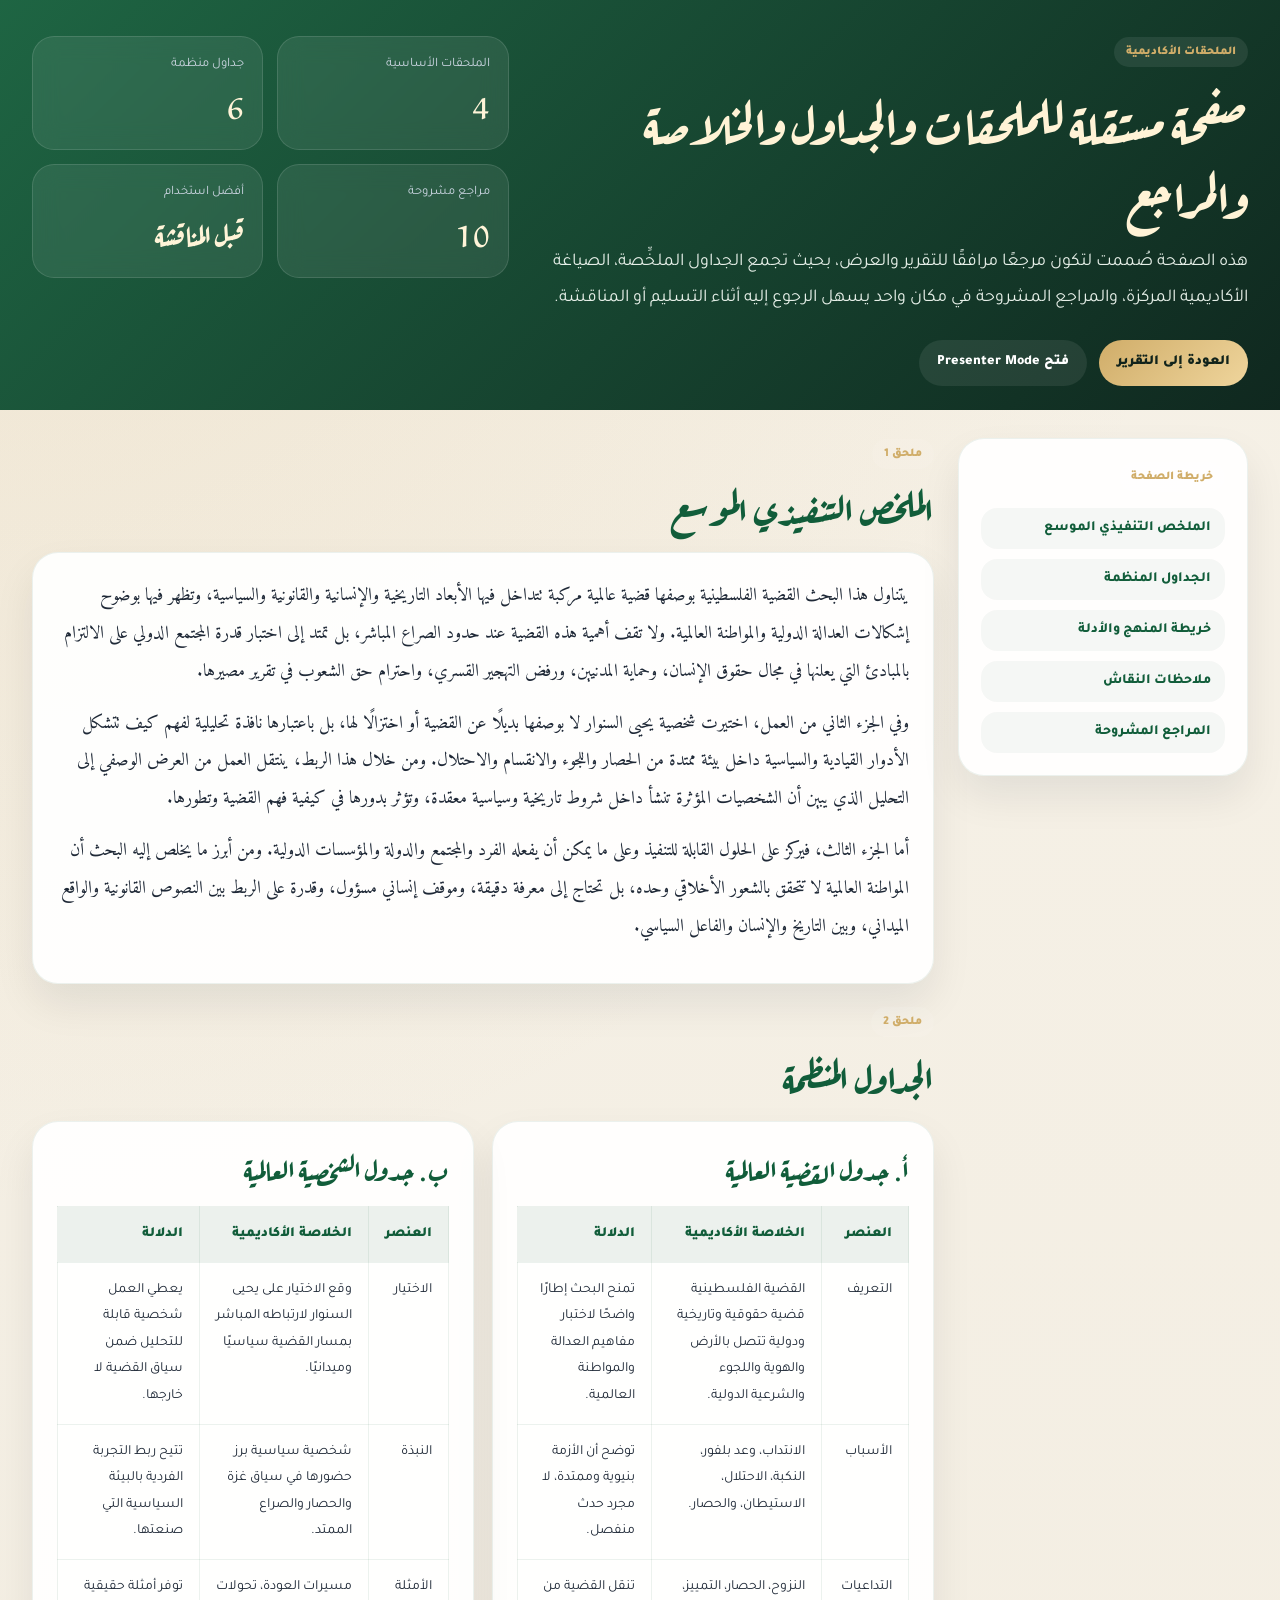
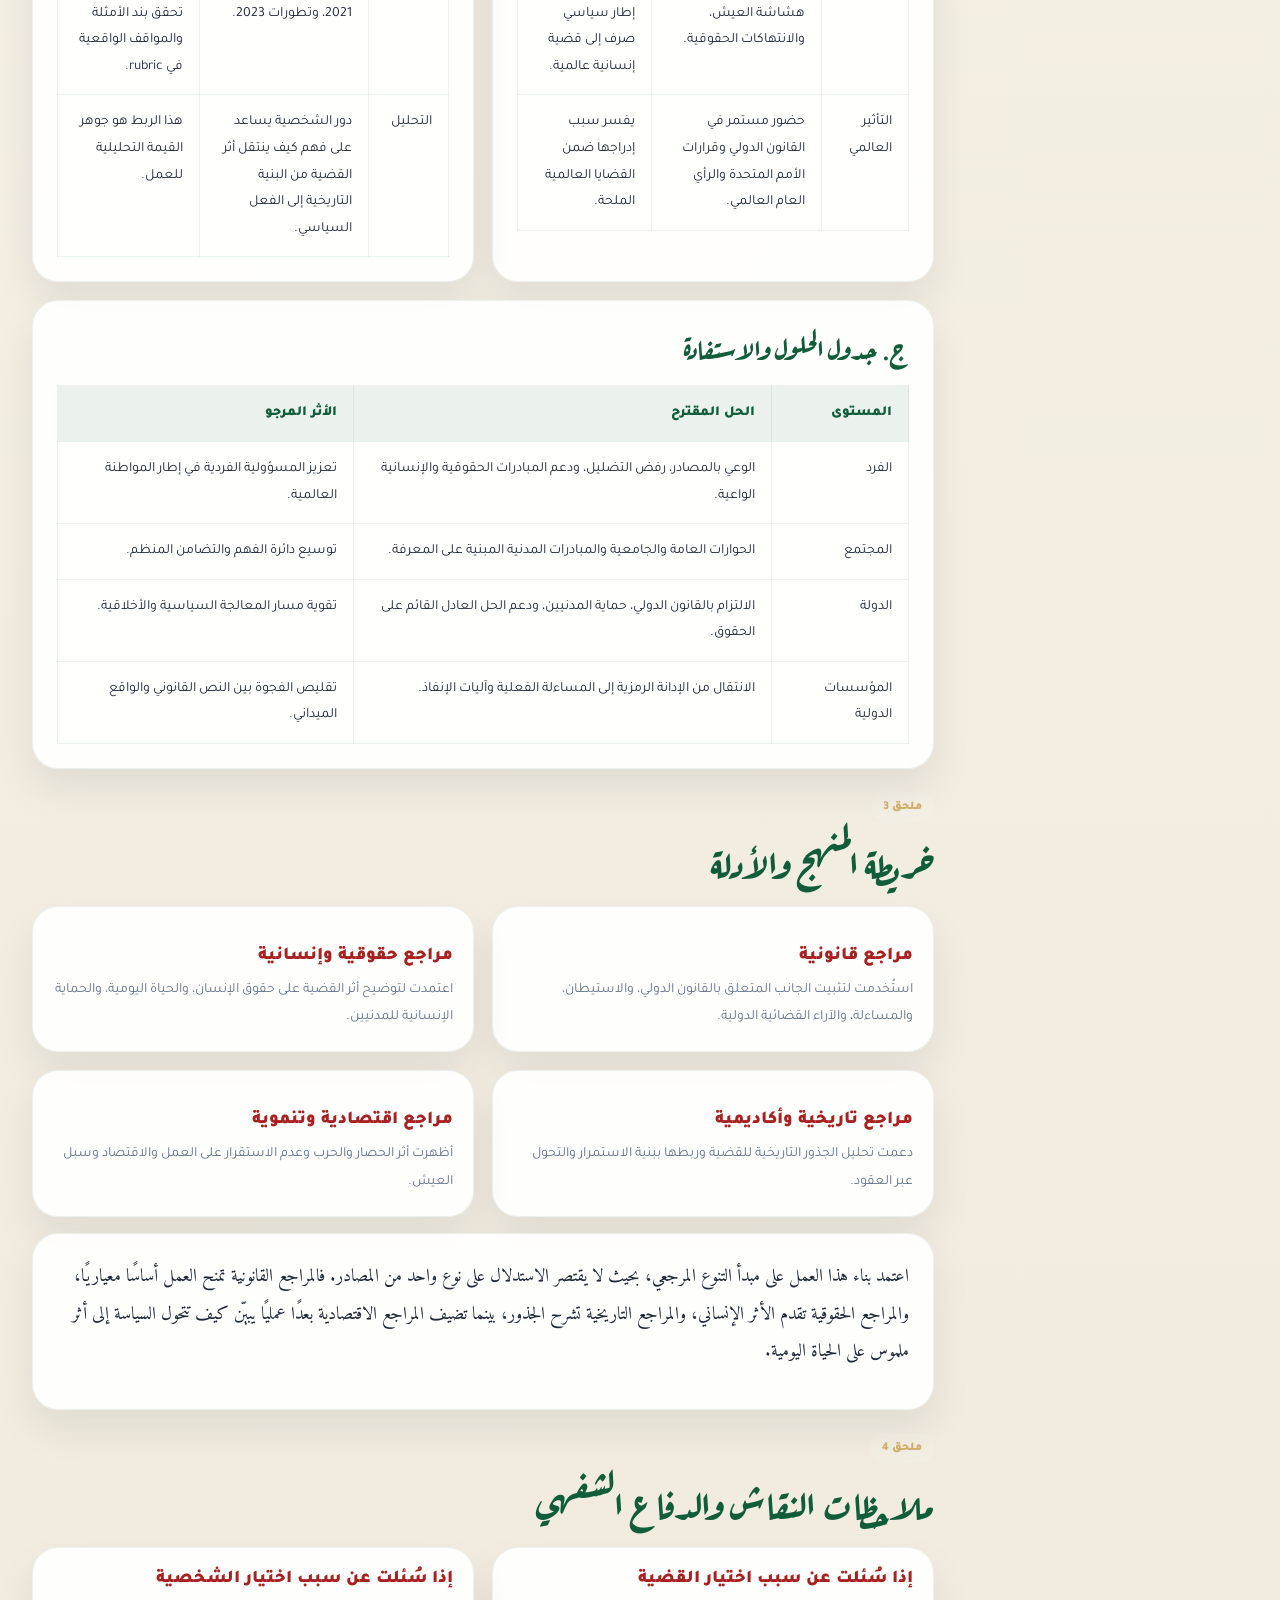
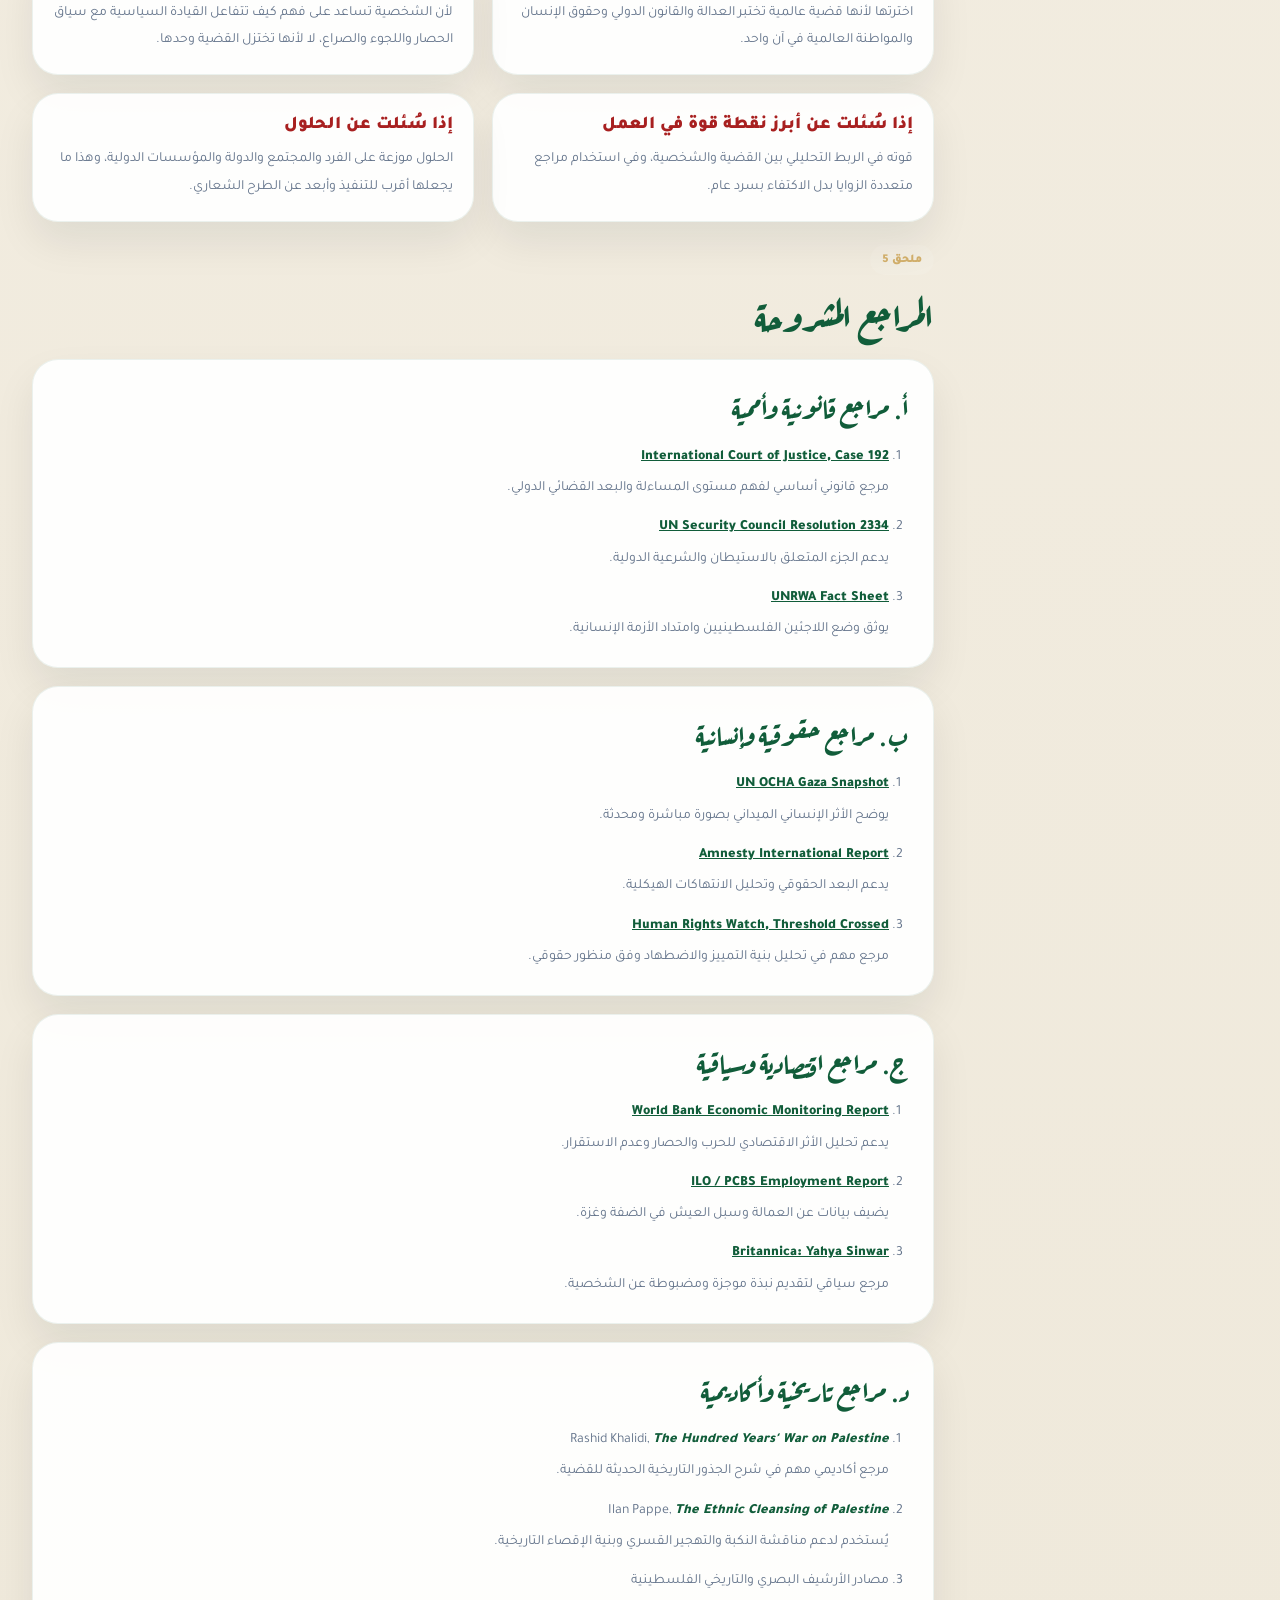
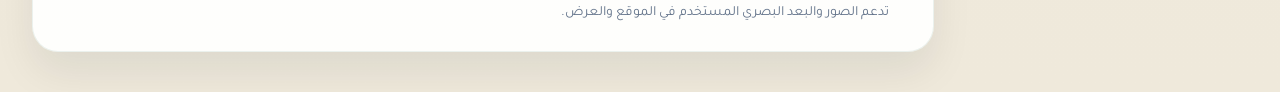
<file: appendices-dom.html>
﻿<!DOCTYPE html>
<html lang="ar" dir="rtl"><head>
    <meta charset="UTF-8">
    <meta name="viewport" content="width=device-width, initial-scale=1.0">
    <title>ملحقات البحث | القضية الفلسطينية</title>
    <link rel="preconnect" href="https://fonts.googleapis.com">
    <link rel="preconnect" href="https://fonts.gstatic.com" crossorigin="">
    <link href="https://fonts.googleapis.com/css2?family=Amiri:wght@400;700&amp;family=Aref+Ruqaa:wght@400;700&amp;family=Tajawal:wght@500;700;900&amp;display=swap" rel="stylesheet">
    <link rel="stylesheet" href="appendices.css">
</head>
<body class="appendices-body">
    <header class="appendix-hero">
        <div class="appendix-hero-copy">
            <span class="appendix-kicker">الملحقات الأكاديمية</span>
            <h1>صفحة مستقلة للملحقات والجداول والخلاصة والمراجع</h1>
            <p>هذه الصفحة صُممت لتكون مرجعًا مرافقًا للتقرير والعرض، بحيث تجمع الجداول الملخِّصة، الصياغة الأكاديمية المركزة، والمراجع المشروحة في مكان واحد يسهل الرجوع إليه أثناء التسليم أو المناقشة.</p>
            <div class="appendix-actions">
                <a class="appendix-link is-primary" href="index.html">العودة إلى التقرير</a>
                <a class="appendix-link" href="presenter.html">فتح Presenter Mode</a>
            </div>
        </div>

        <div class="appendix-hero-panel">
            <div class="hero-stat">
                <span>الملحقات الأساسية</span>
                <strong>4</strong>
            </div>
            <div class="hero-stat">
                <span>جداول منظمة</span>
                <strong>6</strong>
            </div>
            <div class="hero-stat">
                <span>مراجع مشروحة</span>
                <strong>10</strong>
            </div>
            <div class="hero-stat">
                <span>أفضل استخدام</span>
                <strong>قبل المناقشة</strong>
            </div>
        </div>
    </header>

    <main class="appendix-layout">
        <aside class="appendix-toc">
            <div class="toc-card">
                <span class="appendix-kicker">خريطة الصفحة</span>
                <nav>
                    <a href="#executive-abstract">الملخص التنفيذي الموسع</a>
                    <a href="#structured-matrices">الجداول المنظمة</a>
                    <a href="#methodology-map">خريطة المنهج والأدلة</a>
                    <a href="#discussion-notes">ملاحظات النقاش</a>
                    <a href="#annotated-references">المراجع المشروحة</a>
                </nav>
            </div>
        </aside>

        <div class="appendix-content">
            <section class="appendix-section" id="executive-abstract">
                <div class="section-head">
                    <span class="appendix-kicker">ملحق 1</span>
                    <h2>الملخص التنفيذي الموسع</h2>
                </div>
                <div class="prose-card">
                    <p>يتناول هذا البحث القضية الفلسطينية بوصفها قضية عالمية مركبة تتداخل فيها الأبعاد التاريخية والإنسانية والقانونية والسياسية، وتظهر فيها بوضوح إشكالات العدالة الدولية والمواطنة العالمية. ولا تقف أهمية هذه القضية عند حدود الصراع المباشر، بل تمتد إلى اختبار قدرة المجتمع الدولي على الالتزام بالمبادئ التي يعلنها في مجال حقوق الإنسان، وحماية المدنيين، ورفض التهجير القسري، واحترام حق الشعوب في تقرير مصيرها.</p>
                    <p>وفي الجزء الثاني من العمل، اختيرت شخصية يحيى السنوار لا بوصفها بديلًا عن القضية أو اختزالًا لها، بل باعتبارها نافذة تحليلية لفهم كيف تتشكل الأدوار القيادية والسياسية داخل بيئة ممتدة من الحصار واللجوء والانقسام والاحتلال. ومن خلال هذا الربط، ينتقل العمل من العرض الوصفي إلى التحليل الذي يبين أن الشخصيات المؤثرة تنشأ داخل شروط تاريخية وسياسية معقدة، وتؤثر بدورها في كيفية فهم القضية وتطورها.</p>
                    <p>أما الجزء الثالث، فيركز على الحلول القابلة للتنفيذ وعلى ما يمكن أن يفعله الفرد والمجتمع والدولة والمؤسسات الدولية. ومن أبرز ما يخلص إليه البحث أن المواطنة العالمية لا تتحقق بالشعور الأخلاقي وحده، بل تحتاج إلى معرفة دقيقة، وموقف إنساني مسؤول، وقدرة على الربط بين النصوص القانونية والواقع الميداني، وبين التاريخ والإنسان والفاعل السياسي.</p>
                </div>
            </section>

            <section class="appendix-section" id="structured-matrices">
                <div class="section-head">
                    <span class="appendix-kicker">ملحق 2</span>
                    <h2>الجداول المنظمة</h2>
                </div>

                <div class="matrix-grid">
                    <article class="matrix-card">
                        <h3>أ. جدول القضية العالمية</h3>
                        <table class="appendix-table">
                            <thead>
                                <tr>
                                    <th>العنصر</th>
                                    <th>الخلاصة الأكاديمية</th>
                                    <th>الدلالة</th>
                                </tr>
                            </thead>
                            <tbody>
                                <tr>
                                    <td>التعريف</td>
                                    <td>القضية الفلسطينية قضية حقوقية وتاريخية ودولية تتصل بالأرض والهوية واللجوء والشرعية الدولية.</td>
                                    <td>تمنح البحث إطارًا واضحًا لاختبار مفاهيم العدالة والمواطنة العالمية.</td>
                                </tr>
                                <tr>
                                    <td>الأسباب</td>
                                    <td>الانتداب، وعد بلفور، النكبة، الاحتلال، الاستيطان، والحصار.</td>
                                    <td>توضح أن الأزمة بنيوية وممتدة، لا مجرد حدث منفصل.</td>
                                </tr>
                                <tr>
                                    <td>التداعيات</td>
                                    <td>النزوح، الحصار، التمييز، هشاشة العيش، والانتهاكات الحقوقية.</td>
                                    <td>تنقل القضية من إطار سياسي صرف إلى قضية إنسانية عالمية.</td>
                                </tr>
                                <tr>
                                    <td>التأثير العالمي</td>
                                    <td>حضور مستمر في القانون الدولي وقرارات الأمم المتحدة والرأي العام العالمي.</td>
                                    <td>يفسر سبب إدراجها ضمن القضايا العالمية الملحة.</td>
                                </tr>
                            </tbody>
                        </table>
                    </article>

                    <article class="matrix-card">
                        <h3>ب. جدول الشخصية العالمية</h3>
                        <table class="appendix-table">
                            <thead>
                                <tr>
                                    <th>العنصر</th>
                                    <th>الخلاصة الأكاديمية</th>
                                    <th>الدلالة</th>
                                </tr>
                            </thead>
                            <tbody>
                                <tr>
                                    <td>الاختيار</td>
                                    <td>وقع الاختيار على يحيى السنوار لارتباطه المباشر بمسار القضية سياسيًا وميدانيًا.</td>
                                    <td>يعطي العمل شخصية قابلة للتحليل ضمن سياق القضية لا خارجها.</td>
                                </tr>
                                <tr>
                                    <td>النبذة</td>
                                    <td>شخصية سياسية برز حضورها في سياق غزة والحصار والصراع الممتد.</td>
                                    <td>تتيح ربط التجربة الفردية بالبيئة السياسية التي صنعتها.</td>
                                </tr>
                                <tr>
                                    <td>الأمثلة</td>
                                    <td>مسيرات العودة، تحولات 2021، وتطورات 2023.</td>
                                    <td>توفر أمثلة حقيقية تحقق بند الأمثلة والمواقف الواقعية في rubric.</td>
                                </tr>
                                <tr>
                                    <td>التحليل</td>
                                    <td>دور الشخصية يساعد على فهم كيف ينتقل أثر القضية من البنية التاريخية إلى الفعل السياسي.</td>
                                    <td>هذا الربط هو جوهر القيمة التحليلية للعمل.</td>
                                </tr>
                            </tbody>
                        </table>
                    </article>

                    <article class="matrix-card matrix-card-wide">
                        <h3>ج. جدول الحلول والاستفادة</h3>
                        <table class="appendix-table">
                            <thead>
                                <tr>
                                    <th>المستوى</th>
                                    <th>الحل المقترح</th>
                                    <th>الأثر المرجو</th>
                                </tr>
                            </thead>
                            <tbody>
                                <tr>
                                    <td>الفرد</td>
                                    <td>الوعي بالمصادر، رفض التضليل، ودعم المبادرات الحقوقية والإنسانية الواعية.</td>
                                    <td>تعزيز المسؤولية الفردية في إطار المواطنة العالمية.</td>
                                </tr>
                                <tr>
                                    <td>المجتمع</td>
                                    <td>الحوارات العامة والجامعية والمبادرات المدنية المبنية على المعرفة.</td>
                                    <td>توسيع دائرة الفهم والتضامن المنظم.</td>
                                </tr>
                                <tr>
                                    <td>الدولة</td>
                                    <td>الالتزام بالقانون الدولي، حماية المدنيين، ودعم الحل العادل القائم على الحقوق.</td>
                                    <td>تقوية مسار المعالجة السياسية والأخلاقية.</td>
                                </tr>
                                <tr>
                                    <td>المؤسسات الدولية</td>
                                    <td>الانتقال من الإدانة الرمزية إلى المساءلة الفعلية وآليات الإنفاذ.</td>
                                    <td>تقليص الفجوة بين النص القانوني والواقع الميداني.</td>
                                </tr>
                            </tbody>
                        </table>
                    </article>
                </div>
            </section>

            <section class="appendix-section" id="methodology-map">
                <div class="section-head">
                    <span class="appendix-kicker">ملحق 3</span>
                    <h2>خريطة المنهج والأدلة</h2>
                </div>
                <div class="evidence-grid">
                    <article class="evidence-card">
                        <h3>مراجع قانونية</h3>
                        <p>استُخدمت لتثبيت الجانب المتعلق بالقانون الدولي، والاستيطان، والمساءلة، والآراء القضائية الدولية.</p>
                    </article>
                    <article class="evidence-card">
                        <h3>مراجع حقوقية وإنسانية</h3>
                        <p>اعتمدت لتوضيح أثر القضية على حقوق الإنسان، والحياة اليومية، والحماية الإنسانية للمدنيين.</p>
                    </article>
                    <article class="evidence-card">
                        <h3>مراجع تاريخية وأكاديمية</h3>
                        <p>دعمت تحليل الجذور التاريخية للقضية وربطها ببنية الاستمرار والتحول عبر العقود.</p>
                    </article>
                    <article class="evidence-card">
                        <h3>مراجع اقتصادية وتنموية</h3>
                        <p>أظهرت أثر الحصار والحرب وعدم الاستقرار على العمل والاقتصاد وسبل العيش.</p>
                    </article>
                </div>
                <div class="prose-card">
                    <p>اعتمد بناء هذا العمل على مبدأ التنوع المرجعي، بحيث لا يقتصر الاستدلال على نوع واحد من المصادر. فالمراجع القانونية تمنح العمل أساسًا معياريًا، والمراجع الحقوقية تقدم الأثر الإنساني، والمراجع التاريخية تشرح الجذور، بينما تضيف المراجع الاقتصادية بعدًا عمليًا يبيّن كيف تتحول السياسة إلى أثر ملموس على الحياة اليومية.</p>
                </div>
            </section>

            <section class="appendix-section" id="discussion-notes">
                <div class="section-head">
                    <span class="appendix-kicker">ملحق 4</span>
                    <h2>ملاحظات النقاش والدفاع الشفهي</h2>
                </div>
                <div class="discussion-grid">
                    <article class="discussion-card">
                        <strong>إذا سُئلت عن سبب اختيار القضية</strong>
                        <p>اخترتها لأنها قضية عالمية تختبر العدالة والقانون الدولي وحقوق الإنسان والمواطنة العالمية في آن واحد.</p>
                    </article>
                    <article class="discussion-card">
                        <strong>إذا سُئلت عن سبب اختيار الشخصية</strong>
                        <p>لأن الشخصية تساعد على فهم كيف تتفاعل القيادة السياسية مع سياق الحصار واللجوء والصراع، لا لأنها تختزل القضية وحدها.</p>
                    </article>
                    <article class="discussion-card">
                        <strong>إذا سُئلت عن أبرز نقطة قوة في العمل</strong>
                        <p>قوته في الربط التحليلي بين القضية والشخصية، وفي استخدام مراجع متعددة الزوايا بدل الاكتفاء بسرد عام.</p>
                    </article>
                    <article class="discussion-card">
                        <strong>إذا سُئلت عن الحلول</strong>
                        <p>الحلول موزعة على الفرد والمجتمع والدولة والمؤسسات الدولية، وهذا ما يجعلها أقرب للتنفيذ وأبعد عن الطرح الشعاري.</p>
                    </article>
                </div>
            </section>

            <section class="appendix-section" id="annotated-references">
                <div class="section-head">
                    <span class="appendix-kicker">ملحق 5</span>
                    <h2>المراجع المشروحة</h2>
                </div>
                <div class="reference-groups">
                    <article class="reference-group">
                        <h3>أ. مراجع قانونية وأممية</h3>
                        <ol>
                            <li><a href="https://www.icj-cij.org/case/192" target="_blank" rel="noreferrer">International Court of Justice, Case 192</a><span>مرجع قانوني أساسي لفهم مستوى المساءلة والبعد القضائي الدولي.</span></li>
                            <li><a href="https://www.un.org/unispal/document/unsc-resolution-2334-illegality-israeli-settlements/" target="_blank" rel="noreferrer">UN Security Council Resolution 2334</a><span>يدعم الجزء المتعلق بالاستيطان والشرعية الدولية.</span></li>
                            <li><a href="https://www.unrwa.org/sites/default/files/about_unrwa_fact_sheet_v1.pdf" target="_blank" rel="noreferrer">UNRWA Fact Sheet</a><span>يوثق وضع اللاجئين الفلسطينيين وامتداد الأزمة الإنسانية.</span></li>
                        </ol>
                    </article>

                    <article class="reference-group">
                        <h3>ب. مراجع حقوقية وإنسانية</h3>
                        <ol>
                            <li><a href="https://www.ochaopt.org/content/reported-impact-snapshot-gaza-strip-22-october-2024" target="_blank" rel="noreferrer">UN OCHA Gaza Snapshot</a><span>يوضح الأثر الإنساني الميداني بصورة مباشرة ومحدثة.</span></li>
                            <li><a href="https://www.amnesty.org/en/documents/mde15/5141/2022/en/" target="_blank" rel="noreferrer">Amnesty International Report</a><span>يدعم البعد الحقوقي وتحليل الانتهاكات الهيكلية.</span></li>
                            <li><a href="https://www.hrw.org/report/2021/04/27/threshold-crossed/israeli-authorities-and-crimes-apartheid-and-persecution" target="_blank" rel="noreferrer">Human Rights Watch, Threshold Crossed</a><span>مرجع مهم في تحليل بنية التمييز والاضطهاد وفق منظور حقوقي.</span></li>
                        </ol>
                    </article>

                    <article class="reference-group">
                        <h3>ج. مراجع اقتصادية وسياقية</h3>
                        <ol>
                            <li><a href="https://thedocs.worldbank.org/en/doc/db985000fa4b7237616dbca501d674dc-0280012024/original/Palestinian-Economic-Monitoring-Report-Sept24-Final.pdf" target="_blank" rel="noreferrer">World Bank Economic Monitoring Report</a><span>يدعم تحليل الأثر الاقتصادي للحرب والحصار وعدم الاستقرار.</span></li>
                            <li><a href="https://www.ilo.org/publications/year-war-gaza-impacts-employment-and-livelihoods-west-bank-and-gaza-strip" target="_blank" rel="noreferrer">ILO / PCBS Employment Report</a><span>يضيف بيانات عن العمالة وسبل العيش في الضفة وغزة.</span></li>
                            <li><a href="https://www.britannica.com/biography/Yahya-Sunwar" target="_blank" rel="noreferrer">Britannica: Yahya Sinwar</a><span>مرجع سياقي لتقديم نبذة موجزة ومضبوطة عن الشخصية.</span></li>
                        </ol>
                    </article>

                    <article class="reference-group">
                        <h3>د. مراجع تاريخية وأكاديمية</h3>
                        <ol>
                            <li>Rashid Khalidi, <em>The Hundred Years' War on Palestine</em><span>مرجع أكاديمي مهم في شرح الجذور التاريخية الحديثة للقضية.</span></li>
                            <li>Ilan Pappe, <em>The Ethnic Cleansing of Palestine</em><span>يُستخدم لدعم مناقشة النكبة والتهجير القسري وبنية الإقصاء التاريخية.</span></li>
                            <li>مصادر الأرشيف البصري والتاريخي الفلسطينية<span>تدعم الصور والبعد البصري المستخدم في الموقع والعرض.</span></li>
                        </ol>
                    </article>
                </div>
            </section>
        </div>
    </main>


</body></html>
</file>
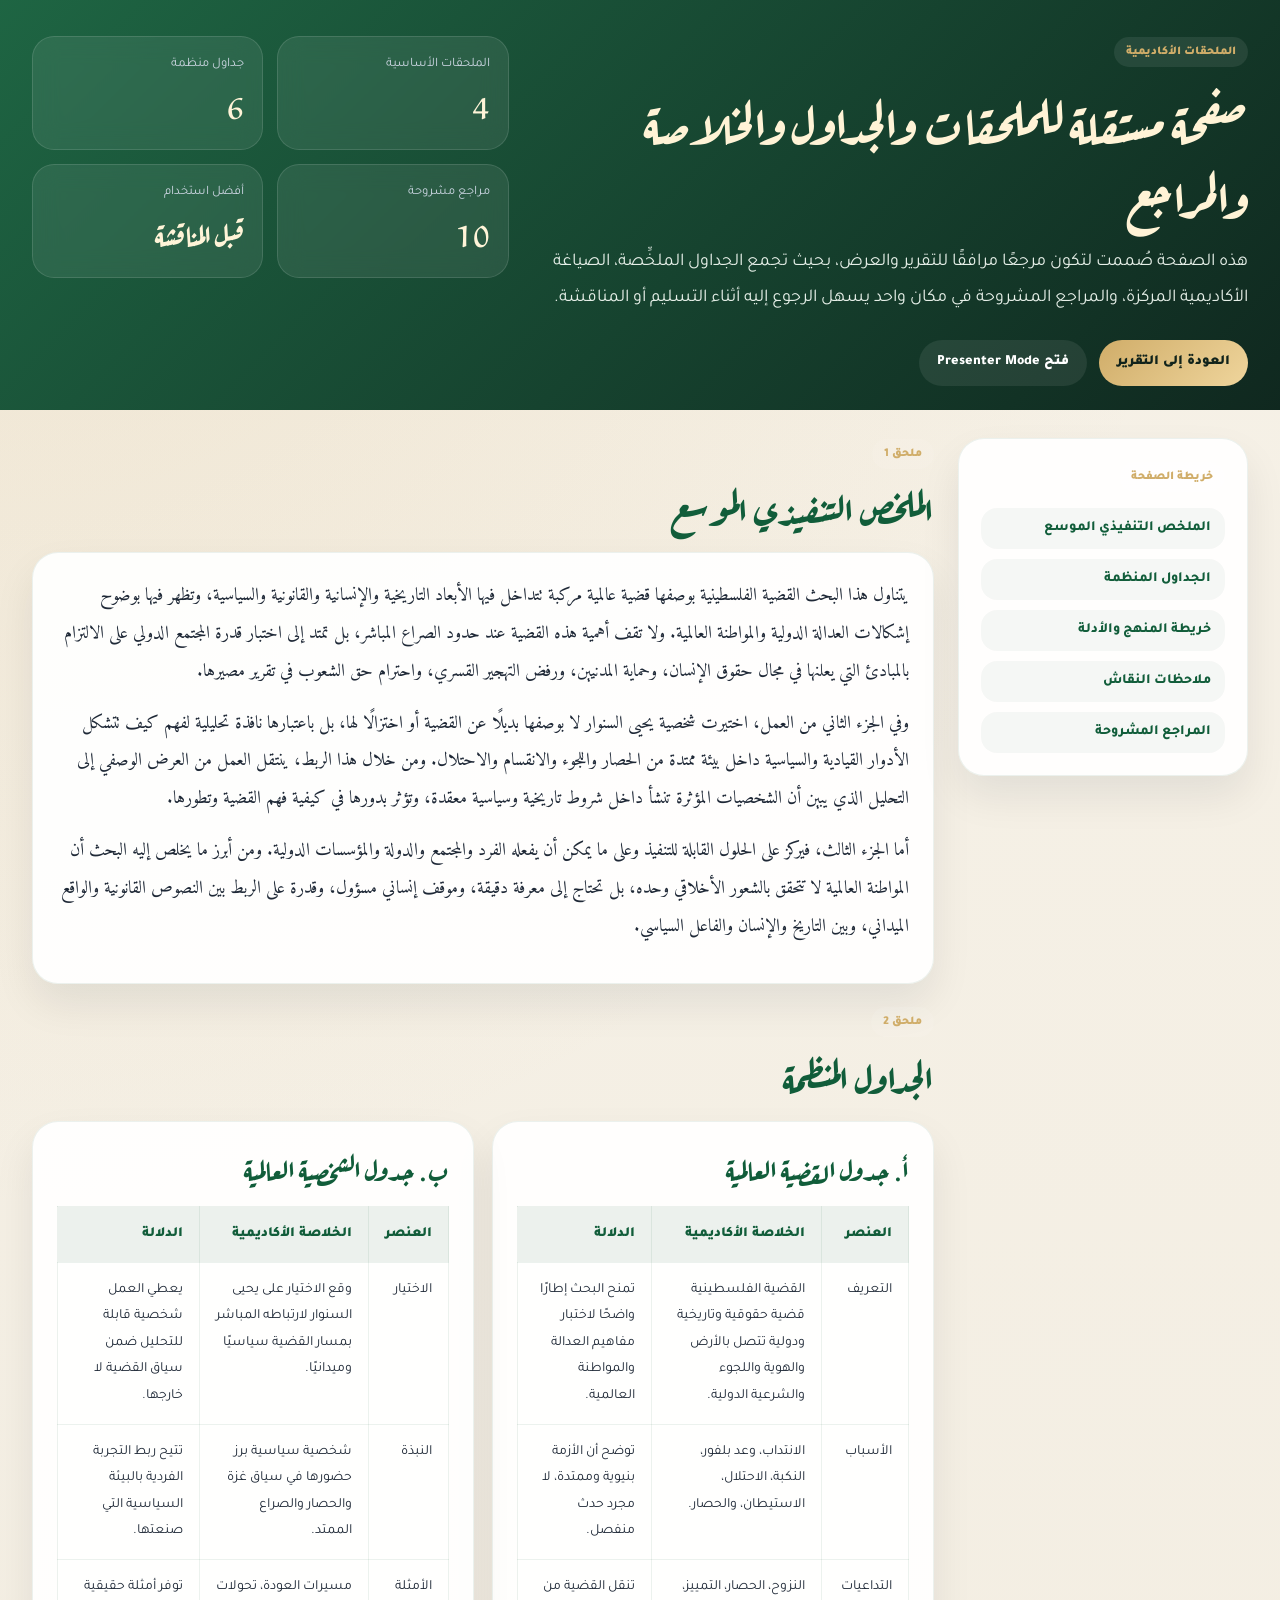
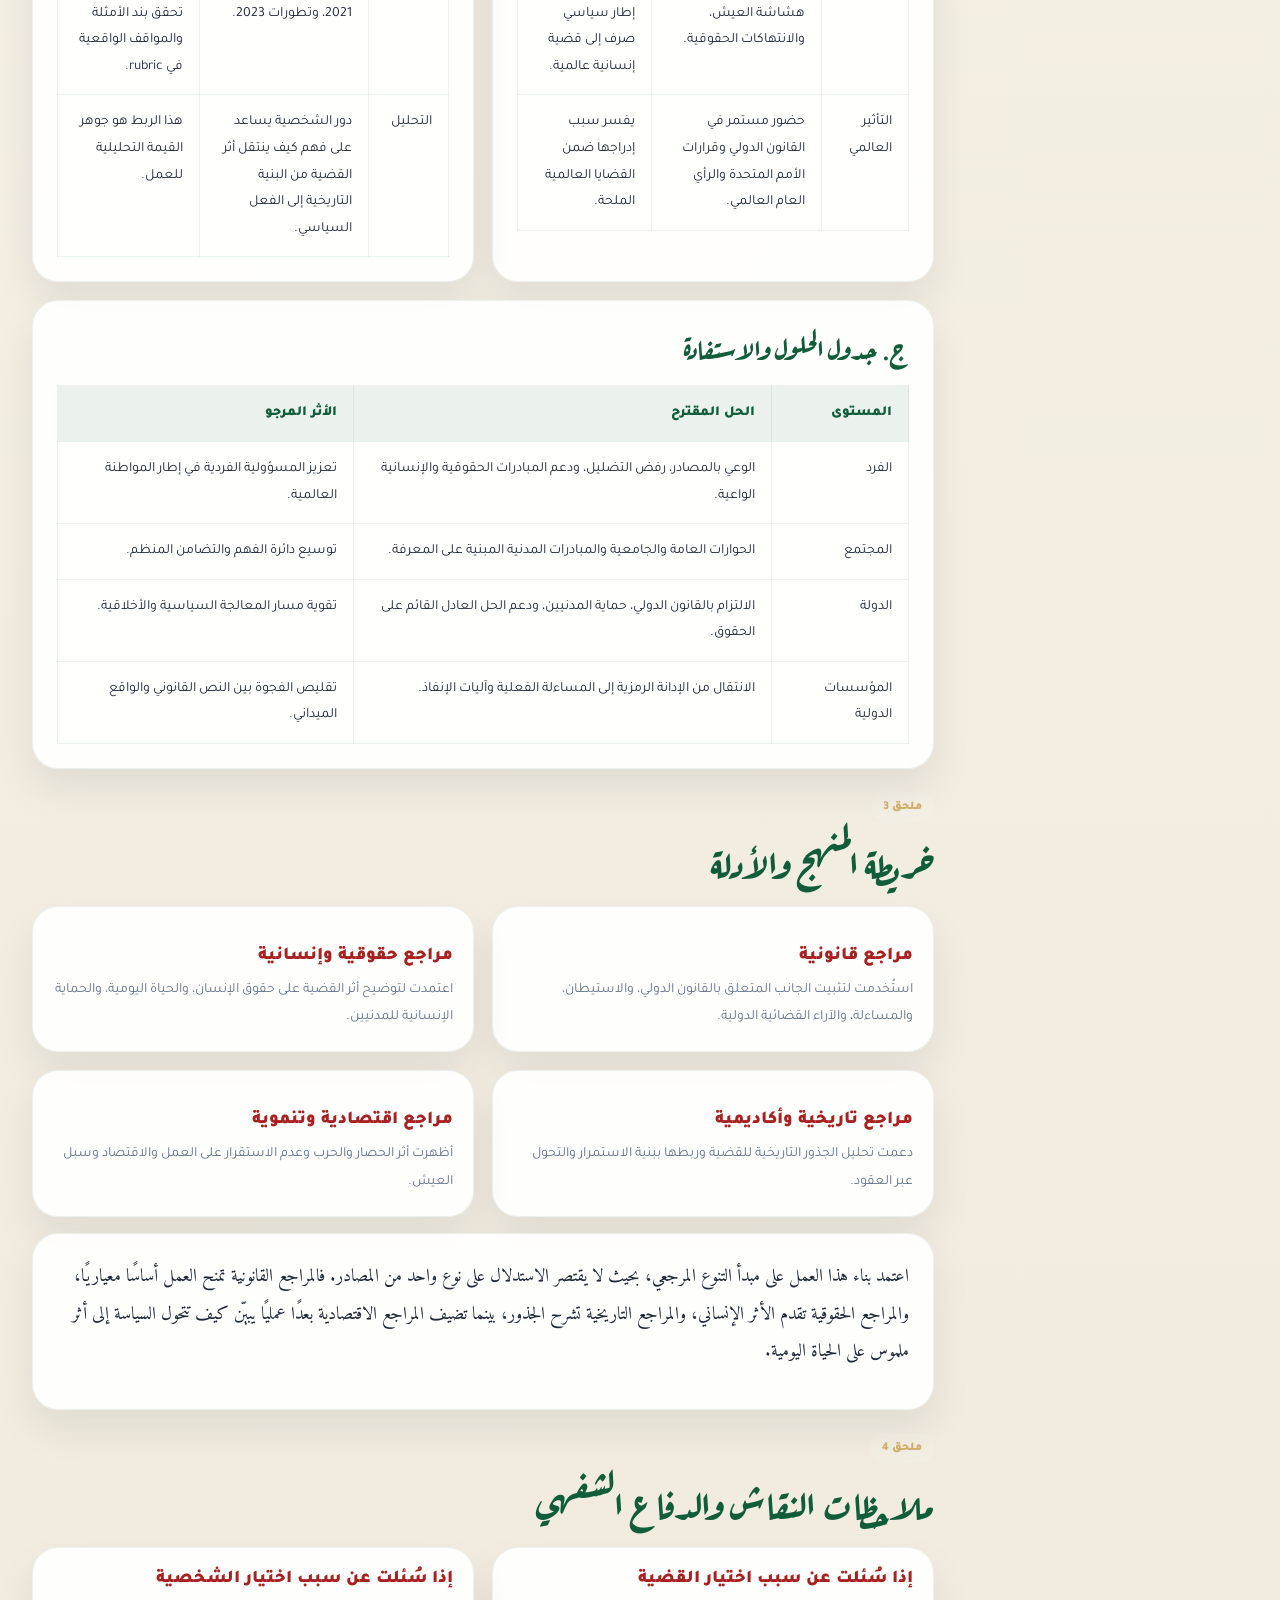
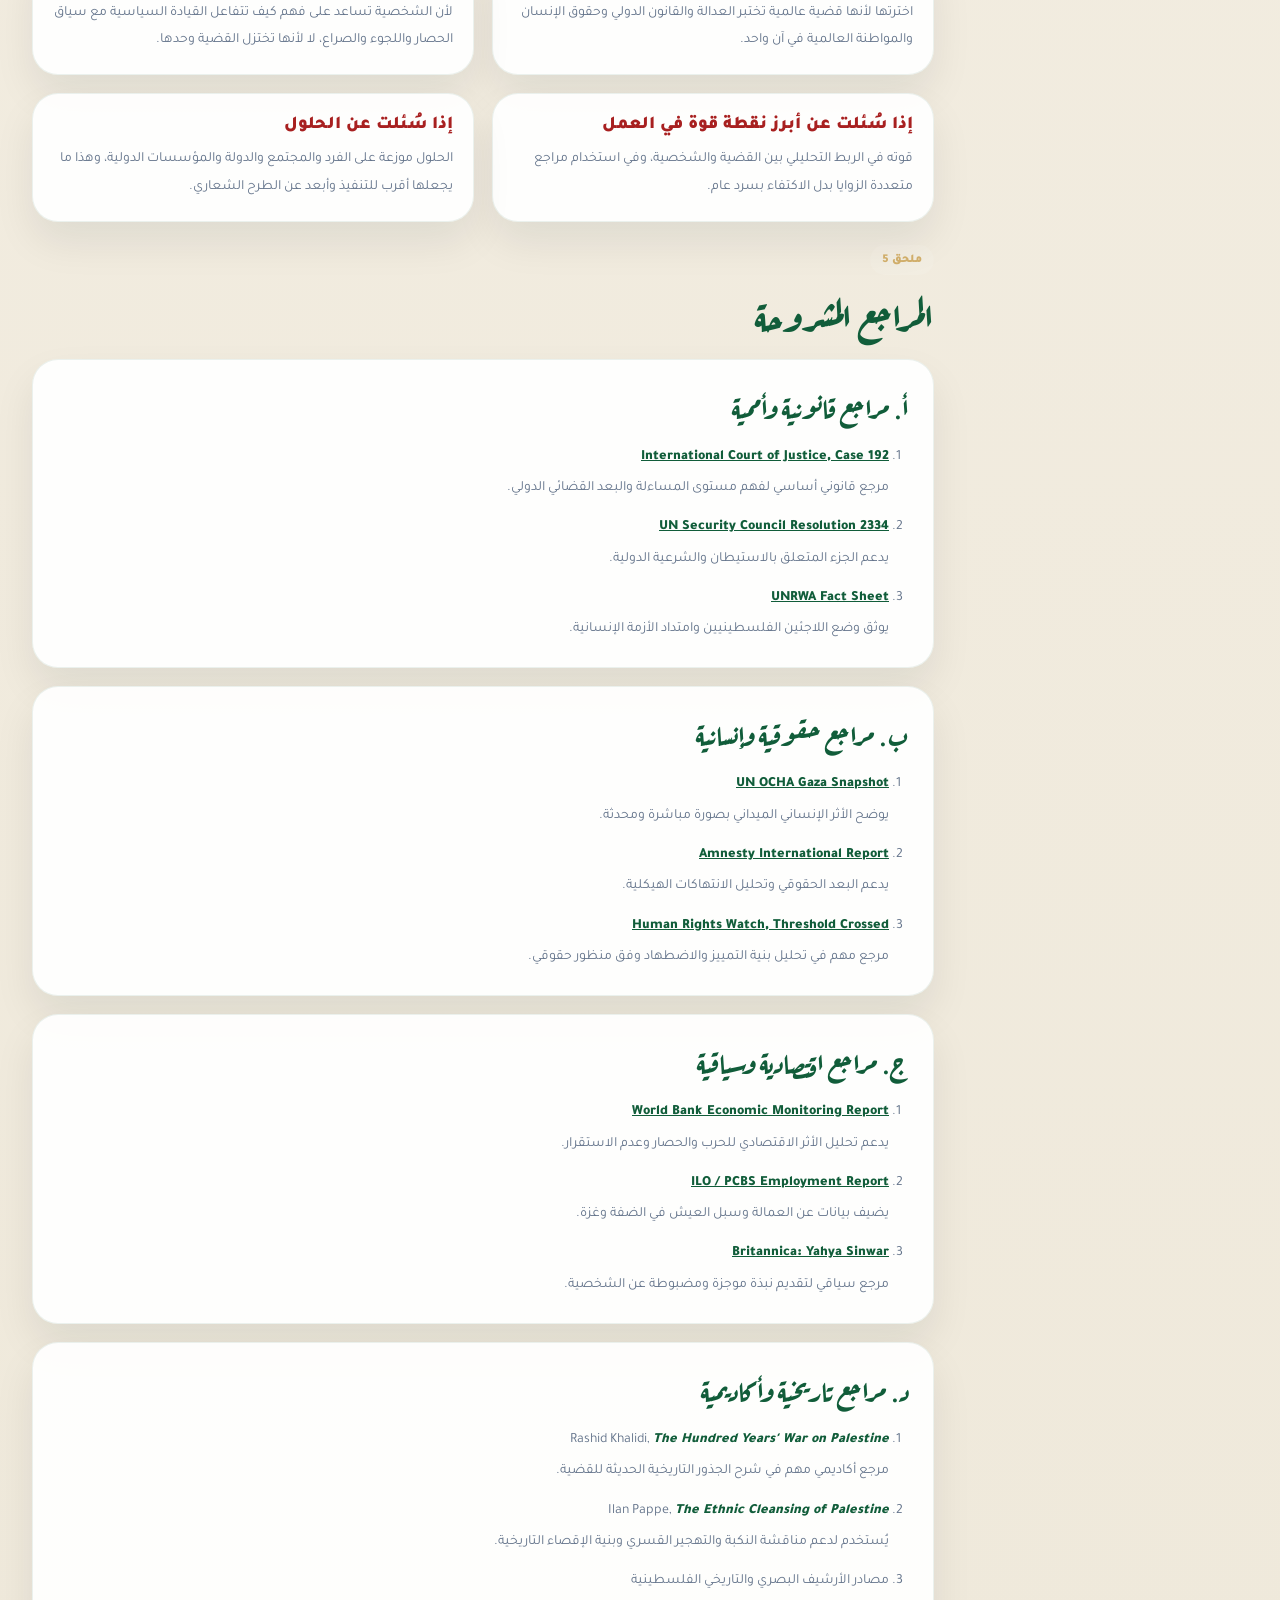
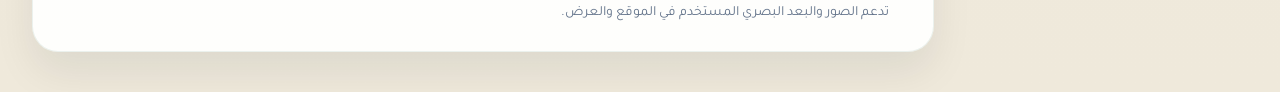
<file: appendices.html>
<!DOCTYPE html>
<html lang="ar" dir="rtl">
<head>
    <meta charset="UTF-8">
    <meta name="viewport" content="width=device-width, initial-scale=1.0">
    <title>ملحقات البحث | القضية الفلسطينية</title>
    <link rel="preconnect" href="https://fonts.googleapis.com">
    <link rel="preconnect" href="https://fonts.gstatic.com" crossorigin>
    <link href="https://fonts.googleapis.com/css2?family=Amiri:wght@400;700&family=Aref+Ruqaa:wght@400;700&family=Tajawal:wght@500;700;900&display=swap" rel="stylesheet">
    <link rel="stylesheet" href="appendices.css">
</head>
<body class="appendices-body">
    <header class="appendix-hero">
        <div class="appendix-hero-copy">
            <span class="appendix-kicker">الملحقات الأكاديمية</span>
            <h1>صفحة مستقلة للملحقات والجداول والخلاصة والمراجع</h1>
            <p>هذه الصفحة صُممت لتكون مرجعًا مرافقًا للتقرير والعرض، بحيث تجمع الجداول الملخِّصة، الصياغة الأكاديمية المركزة، والمراجع المشروحة في مكان واحد يسهل الرجوع إليه أثناء التسليم أو المناقشة.</p>
            <div class="appendix-actions">
                <a class="appendix-link is-primary" href="index.html">العودة إلى التقرير</a>
                <a class="appendix-link" href="presenter.html">فتح Presenter Mode</a>
            </div>
        </div>

        <div class="appendix-hero-panel">
            <div class="hero-stat">
                <span>الملحقات الأساسية</span>
                <strong>4</strong>
            </div>
            <div class="hero-stat">
                <span>جداول منظمة</span>
                <strong>6</strong>
            </div>
            <div class="hero-stat">
                <span>مراجع مشروحة</span>
                <strong>10</strong>
            </div>
            <div class="hero-stat">
                <span>أفضل استخدام</span>
                <strong>قبل المناقشة</strong>
            </div>
        </div>
    </header>

    <main class="appendix-layout">
        <aside class="appendix-toc">
            <div class="toc-card">
                <span class="appendix-kicker">خريطة الصفحة</span>
                <nav>
                    <a href="#executive-abstract">الملخص التنفيذي الموسع</a>
                    <a href="#structured-matrices">الجداول المنظمة</a>
                    <a href="#methodology-map">خريطة المنهج والأدلة</a>
                    <a href="#discussion-notes">ملاحظات النقاش</a>
                    <a href="#annotated-references">المراجع المشروحة</a>
                </nav>
            </div>
        </aside>

        <div class="appendix-content">
            <section class="appendix-section" id="executive-abstract">
                <div class="section-head">
                    <span class="appendix-kicker">ملحق 1</span>
                    <h2>الملخص التنفيذي الموسع</h2>
                </div>
                <div class="prose-card">
                    <p>يتناول هذا البحث القضية الفلسطينية بوصفها قضية عالمية مركبة تتداخل فيها الأبعاد التاريخية والإنسانية والقانونية والسياسية، وتظهر فيها بوضوح إشكالات العدالة الدولية والمواطنة العالمية. ولا تقف أهمية هذه القضية عند حدود الصراع المباشر، بل تمتد إلى اختبار قدرة المجتمع الدولي على الالتزام بالمبادئ التي يعلنها في مجال حقوق الإنسان، وحماية المدنيين، ورفض التهجير القسري، واحترام حق الشعوب في تقرير مصيرها.</p>
                    <p>وفي الجزء الثاني من العمل، اختيرت شخصية يحيى السنوار لا بوصفها بديلًا عن القضية أو اختزالًا لها، بل باعتبارها نافذة تحليلية لفهم كيف تتشكل الأدوار القيادية والسياسية داخل بيئة ممتدة من الحصار واللجوء والانقسام والاحتلال. ومن خلال هذا الربط، ينتقل العمل من العرض الوصفي إلى التحليل الذي يبين أن الشخصيات المؤثرة تنشأ داخل شروط تاريخية وسياسية معقدة، وتؤثر بدورها في كيفية فهم القضية وتطورها.</p>
                    <p>أما الجزء الثالث، فيركز على الحلول القابلة للتنفيذ وعلى ما يمكن أن يفعله الفرد والمجتمع والدولة والمؤسسات الدولية. ومن أبرز ما يخلص إليه البحث أن المواطنة العالمية لا تتحقق بالشعور الأخلاقي وحده، بل تحتاج إلى معرفة دقيقة، وموقف إنساني مسؤول، وقدرة على الربط بين النصوص القانونية والواقع الميداني، وبين التاريخ والإنسان والفاعل السياسي.</p>
                </div>
            </section>

            <section class="appendix-section" id="structured-matrices">
                <div class="section-head">
                    <span class="appendix-kicker">ملحق 2</span>
                    <h2>الجداول المنظمة</h2>
                </div>

                <div class="matrix-grid">
                    <article class="matrix-card">
                        <h3>أ. جدول القضية العالمية</h3>
                        <table class="appendix-table">
                            <thead>
                                <tr>
                                    <th>العنصر</th>
                                    <th>الخلاصة الأكاديمية</th>
                                    <th>الدلالة</th>
                                </tr>
                            </thead>
                            <tbody>
                                <tr>
                                    <td>التعريف</td>
                                    <td>القضية الفلسطينية قضية حقوقية وتاريخية ودولية تتصل بالأرض والهوية واللجوء والشرعية الدولية.</td>
                                    <td>تمنح البحث إطارًا واضحًا لاختبار مفاهيم العدالة والمواطنة العالمية.</td>
                                </tr>
                                <tr>
                                    <td>الأسباب</td>
                                    <td>الانتداب، وعد بلفور، النكبة، الاحتلال، الاستيطان، والحصار.</td>
                                    <td>توضح أن الأزمة بنيوية وممتدة، لا مجرد حدث منفصل.</td>
                                </tr>
                                <tr>
                                    <td>التداعيات</td>
                                    <td>النزوح، الحصار، التمييز، هشاشة العيش، والانتهاكات الحقوقية.</td>
                                    <td>تنقل القضية من إطار سياسي صرف إلى قضية إنسانية عالمية.</td>
                                </tr>
                                <tr>
                                    <td>التأثير العالمي</td>
                                    <td>حضور مستمر في القانون الدولي وقرارات الأمم المتحدة والرأي العام العالمي.</td>
                                    <td>يفسر سبب إدراجها ضمن القضايا العالمية الملحة.</td>
                                </tr>
                            </tbody>
                        </table>
                    </article>

                    <article class="matrix-card">
                        <h3>ب. جدول الشخصية العالمية</h3>
                        <table class="appendix-table">
                            <thead>
                                <tr>
                                    <th>العنصر</th>
                                    <th>الخلاصة الأكاديمية</th>
                                    <th>الدلالة</th>
                                </tr>
                            </thead>
                            <tbody>
                                <tr>
                                    <td>الاختيار</td>
                                    <td>وقع الاختيار على يحيى السنوار لارتباطه المباشر بمسار القضية سياسيًا وميدانيًا.</td>
                                    <td>يعطي العمل شخصية قابلة للتحليل ضمن سياق القضية لا خارجها.</td>
                                </tr>
                                <tr>
                                    <td>النبذة</td>
                                    <td>شخصية سياسية برز حضورها في سياق غزة والحصار والصراع الممتد.</td>
                                    <td>تتيح ربط التجربة الفردية بالبيئة السياسية التي صنعتها.</td>
                                </tr>
                                <tr>
                                    <td>الأمثلة</td>
                                    <td>مسيرات العودة، تحولات 2021، وتطورات 2023.</td>
                                    <td>توفر أمثلة حقيقية تحقق بند الأمثلة والمواقف الواقعية في rubric.</td>
                                </tr>
                                <tr>
                                    <td>التحليل</td>
                                    <td>دور الشخصية يساعد على فهم كيف ينتقل أثر القضية من البنية التاريخية إلى الفعل السياسي.</td>
                                    <td>هذا الربط هو جوهر القيمة التحليلية للعمل.</td>
                                </tr>
                            </tbody>
                        </table>
                    </article>

                    <article class="matrix-card matrix-card-wide">
                        <h3>ج. جدول الحلول والاستفادة</h3>
                        <table class="appendix-table">
                            <thead>
                                <tr>
                                    <th>المستوى</th>
                                    <th>الحل المقترح</th>
                                    <th>الأثر المرجو</th>
                                </tr>
                            </thead>
                            <tbody>
                                <tr>
                                    <td>الفرد</td>
                                    <td>الوعي بالمصادر، رفض التضليل، ودعم المبادرات الحقوقية والإنسانية الواعية.</td>
                                    <td>تعزيز المسؤولية الفردية في إطار المواطنة العالمية.</td>
                                </tr>
                                <tr>
                                    <td>المجتمع</td>
                                    <td>الحوارات العامة والجامعية والمبادرات المدنية المبنية على المعرفة.</td>
                                    <td>توسيع دائرة الفهم والتضامن المنظم.</td>
                                </tr>
                                <tr>
                                    <td>الدولة</td>
                                    <td>الالتزام بالقانون الدولي، حماية المدنيين، ودعم الحل العادل القائم على الحقوق.</td>
                                    <td>تقوية مسار المعالجة السياسية والأخلاقية.</td>
                                </tr>
                                <tr>
                                    <td>المؤسسات الدولية</td>
                                    <td>الانتقال من الإدانة الرمزية إلى المساءلة الفعلية وآليات الإنفاذ.</td>
                                    <td>تقليص الفجوة بين النص القانوني والواقع الميداني.</td>
                                </tr>
                            </tbody>
                        </table>
                    </article>
                </div>
            </section>

            <section class="appendix-section" id="methodology-map">
                <div class="section-head">
                    <span class="appendix-kicker">ملحق 3</span>
                    <h2>خريطة المنهج والأدلة</h2>
                </div>
                <div class="evidence-grid">
                    <article class="evidence-card">
                        <h3>مراجع قانونية</h3>
                        <p>استُخدمت لتثبيت الجانب المتعلق بالقانون الدولي، والاستيطان، والمساءلة، والآراء القضائية الدولية.</p>
                    </article>
                    <article class="evidence-card">
                        <h3>مراجع حقوقية وإنسانية</h3>
                        <p>اعتمدت لتوضيح أثر القضية على حقوق الإنسان، والحياة اليومية، والحماية الإنسانية للمدنيين.</p>
                    </article>
                    <article class="evidence-card">
                        <h3>مراجع تاريخية وأكاديمية</h3>
                        <p>دعمت تحليل الجذور التاريخية للقضية وربطها ببنية الاستمرار والتحول عبر العقود.</p>
                    </article>
                    <article class="evidence-card">
                        <h3>مراجع اقتصادية وتنموية</h3>
                        <p>أظهرت أثر الحصار والحرب وعدم الاستقرار على العمل والاقتصاد وسبل العيش.</p>
                    </article>
                </div>
                <div class="prose-card">
                    <p>اعتمد بناء هذا العمل على مبدأ التنوع المرجعي، بحيث لا يقتصر الاستدلال على نوع واحد من المصادر. فالمراجع القانونية تمنح العمل أساسًا معياريًا، والمراجع الحقوقية تقدم الأثر الإنساني، والمراجع التاريخية تشرح الجذور، بينما تضيف المراجع الاقتصادية بعدًا عمليًا يبيّن كيف تتحول السياسة إلى أثر ملموس على الحياة اليومية.</p>
                </div>
            </section>

            <section class="appendix-section" id="discussion-notes">
                <div class="section-head">
                    <span class="appendix-kicker">ملحق 4</span>
                    <h2>ملاحظات النقاش والدفاع الشفهي</h2>
                </div>
                <div class="discussion-grid">
                    <article class="discussion-card">
                        <strong>إذا سُئلت عن سبب اختيار القضية</strong>
                        <p>اخترتها لأنها قضية عالمية تختبر العدالة والقانون الدولي وحقوق الإنسان والمواطنة العالمية في آن واحد.</p>
                    </article>
                    <article class="discussion-card">
                        <strong>إذا سُئلت عن سبب اختيار الشخصية</strong>
                        <p>لأن الشخصية تساعد على فهم كيف تتفاعل القيادة السياسية مع سياق الحصار واللجوء والصراع، لا لأنها تختزل القضية وحدها.</p>
                    </article>
                    <article class="discussion-card">
                        <strong>إذا سُئلت عن أبرز نقطة قوة في العمل</strong>
                        <p>قوته في الربط التحليلي بين القضية والشخصية، وفي استخدام مراجع متعددة الزوايا بدل الاكتفاء بسرد عام.</p>
                    </article>
                    <article class="discussion-card">
                        <strong>إذا سُئلت عن الحلول</strong>
                        <p>الحلول موزعة على الفرد والمجتمع والدولة والمؤسسات الدولية، وهذا ما يجعلها أقرب للتنفيذ وأبعد عن الطرح الشعاري.</p>
                    </article>
                </div>
            </section>

            <section class="appendix-section" id="annotated-references">
                <div class="section-head">
                    <span class="appendix-kicker">ملحق 5</span>
                    <h2>المراجع المشروحة</h2>
                </div>
                <div class="reference-groups">
                    <article class="reference-group">
                        <h3>أ. مراجع قانونية وأممية</h3>
                        <ol>
                            <li><a href="https://www.icj-cij.org/case/192" target="_blank" rel="noreferrer">International Court of Justice, Case 192</a><span>مرجع قانوني أساسي لفهم مستوى المساءلة والبعد القضائي الدولي.</span></li>
                            <li><a href="https://www.un.org/unispal/document/unsc-resolution-2334-illegality-israeli-settlements/" target="_blank" rel="noreferrer">UN Security Council Resolution 2334</a><span>يدعم الجزء المتعلق بالاستيطان والشرعية الدولية.</span></li>
                            <li><a href="https://www.unrwa.org/sites/default/files/about_unrwa_fact_sheet_v1.pdf" target="_blank" rel="noreferrer">UNRWA Fact Sheet</a><span>يوثق وضع اللاجئين الفلسطينيين وامتداد الأزمة الإنسانية.</span></li>
                        </ol>
                    </article>

                    <article class="reference-group">
                        <h3>ب. مراجع حقوقية وإنسانية</h3>
                        <ol>
                            <li><a href="https://www.ochaopt.org/content/reported-impact-snapshot-gaza-strip-22-october-2024" target="_blank" rel="noreferrer">UN OCHA Gaza Snapshot</a><span>يوضح الأثر الإنساني الميداني بصورة مباشرة ومحدثة.</span></li>
                            <li><a href="https://www.amnesty.org/en/documents/mde15/5141/2022/en/" target="_blank" rel="noreferrer">Amnesty International Report</a><span>يدعم البعد الحقوقي وتحليل الانتهاكات الهيكلية.</span></li>
                            <li><a href="https://www.hrw.org/report/2021/04/27/threshold-crossed/israeli-authorities-and-crimes-apartheid-and-persecution" target="_blank" rel="noreferrer">Human Rights Watch, Threshold Crossed</a><span>مرجع مهم في تحليل بنية التمييز والاضطهاد وفق منظور حقوقي.</span></li>
                        </ol>
                    </article>

                    <article class="reference-group">
                        <h3>ج. مراجع اقتصادية وسياقية</h3>
                        <ol>
                            <li><a href="https://thedocs.worldbank.org/en/doc/db985000fa4b7237616dbca501d674dc-0280012024/original/Palestinian-Economic-Monitoring-Report-Sept24-Final.pdf" target="_blank" rel="noreferrer">World Bank Economic Monitoring Report</a><span>يدعم تحليل الأثر الاقتصادي للحرب والحصار وعدم الاستقرار.</span></li>
                            <li><a href="https://www.ilo.org/publications/year-war-gaza-impacts-employment-and-livelihoods-west-bank-and-gaza-strip" target="_blank" rel="noreferrer">ILO / PCBS Employment Report</a><span>يضيف بيانات عن العمالة وسبل العيش في الضفة وغزة.</span></li>
                            <li><a href="https://www.britannica.com/biography/Yahya-Sunwar" target="_blank" rel="noreferrer">Britannica: Yahya Sinwar</a><span>مرجع سياقي لتقديم نبذة موجزة ومضبوطة عن الشخصية.</span></li>
                        </ol>
                    </article>

                    <article class="reference-group">
                        <h3>د. مراجع تاريخية وأكاديمية</h3>
                        <ol>
                            <li>Rashid Khalidi, <em>The Hundred Years' War on Palestine</em><span>مرجع أكاديمي مهم في شرح الجذور التاريخية الحديثة للقضية.</span></li>
                            <li>Ilan Pappe, <em>The Ethnic Cleansing of Palestine</em><span>يُستخدم لدعم مناقشة النكبة والتهجير القسري وبنية الإقصاء التاريخية.</span></li>
                            <li>مصادر الأرشيف البصري والتاريخي الفلسطينية<span>تدعم الصور والبعد البصري المستخدم في الموقع والعرض.</span></li>
                        </ol>
                    </article>
                </div>
            </section>
        </div>
    </main>
</body>
</html>
</file>
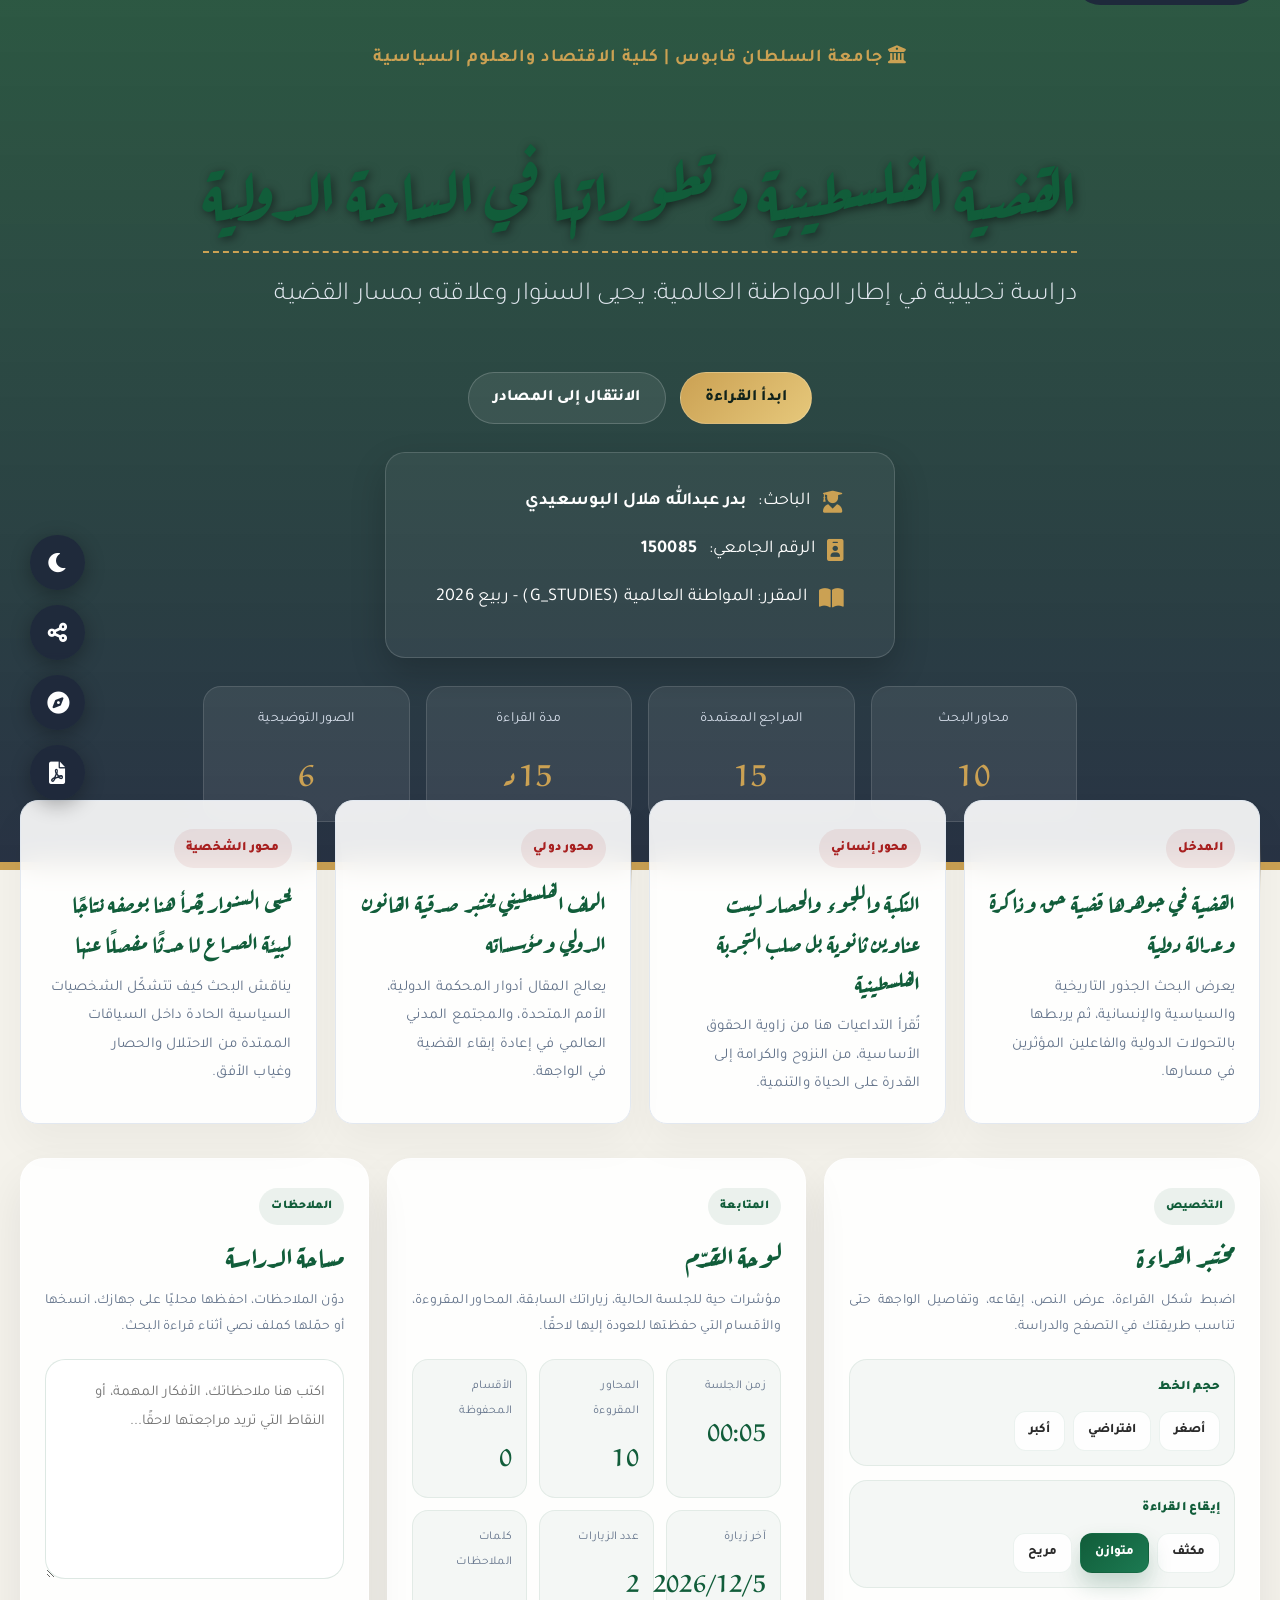
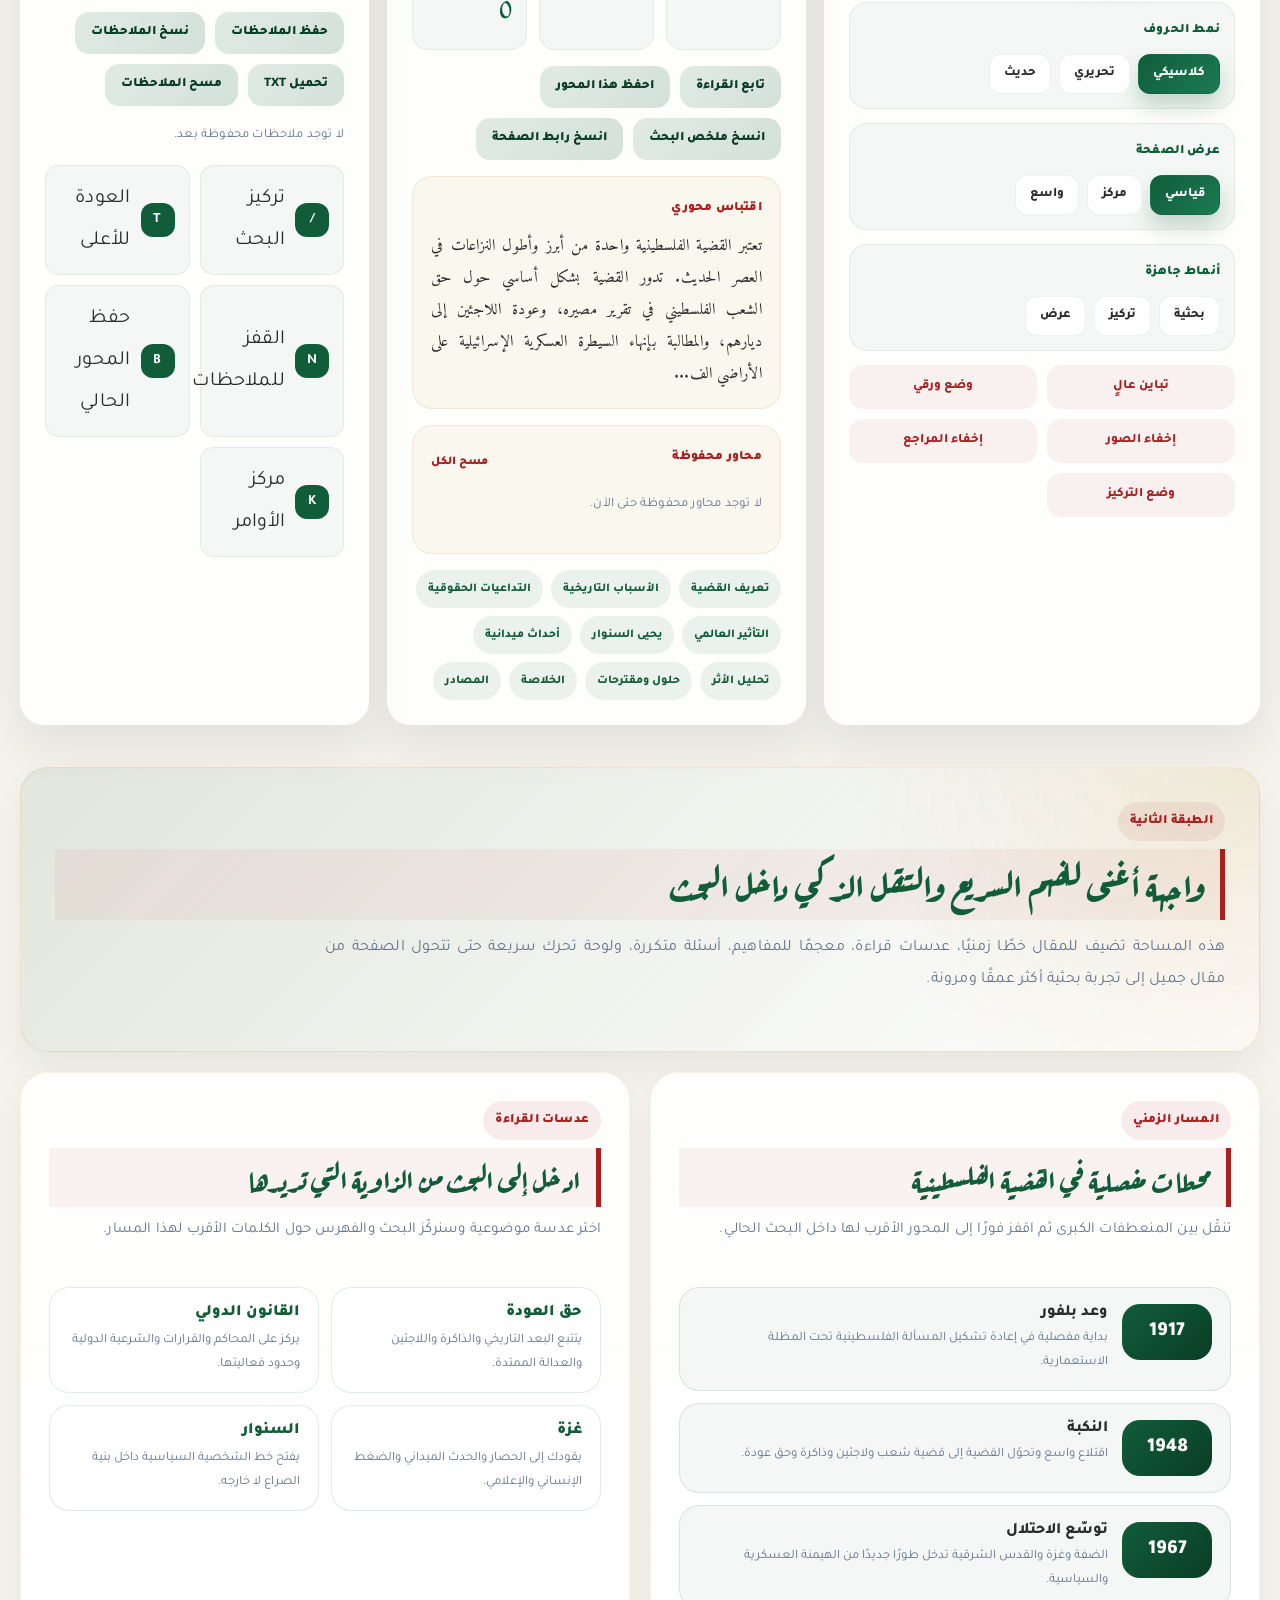
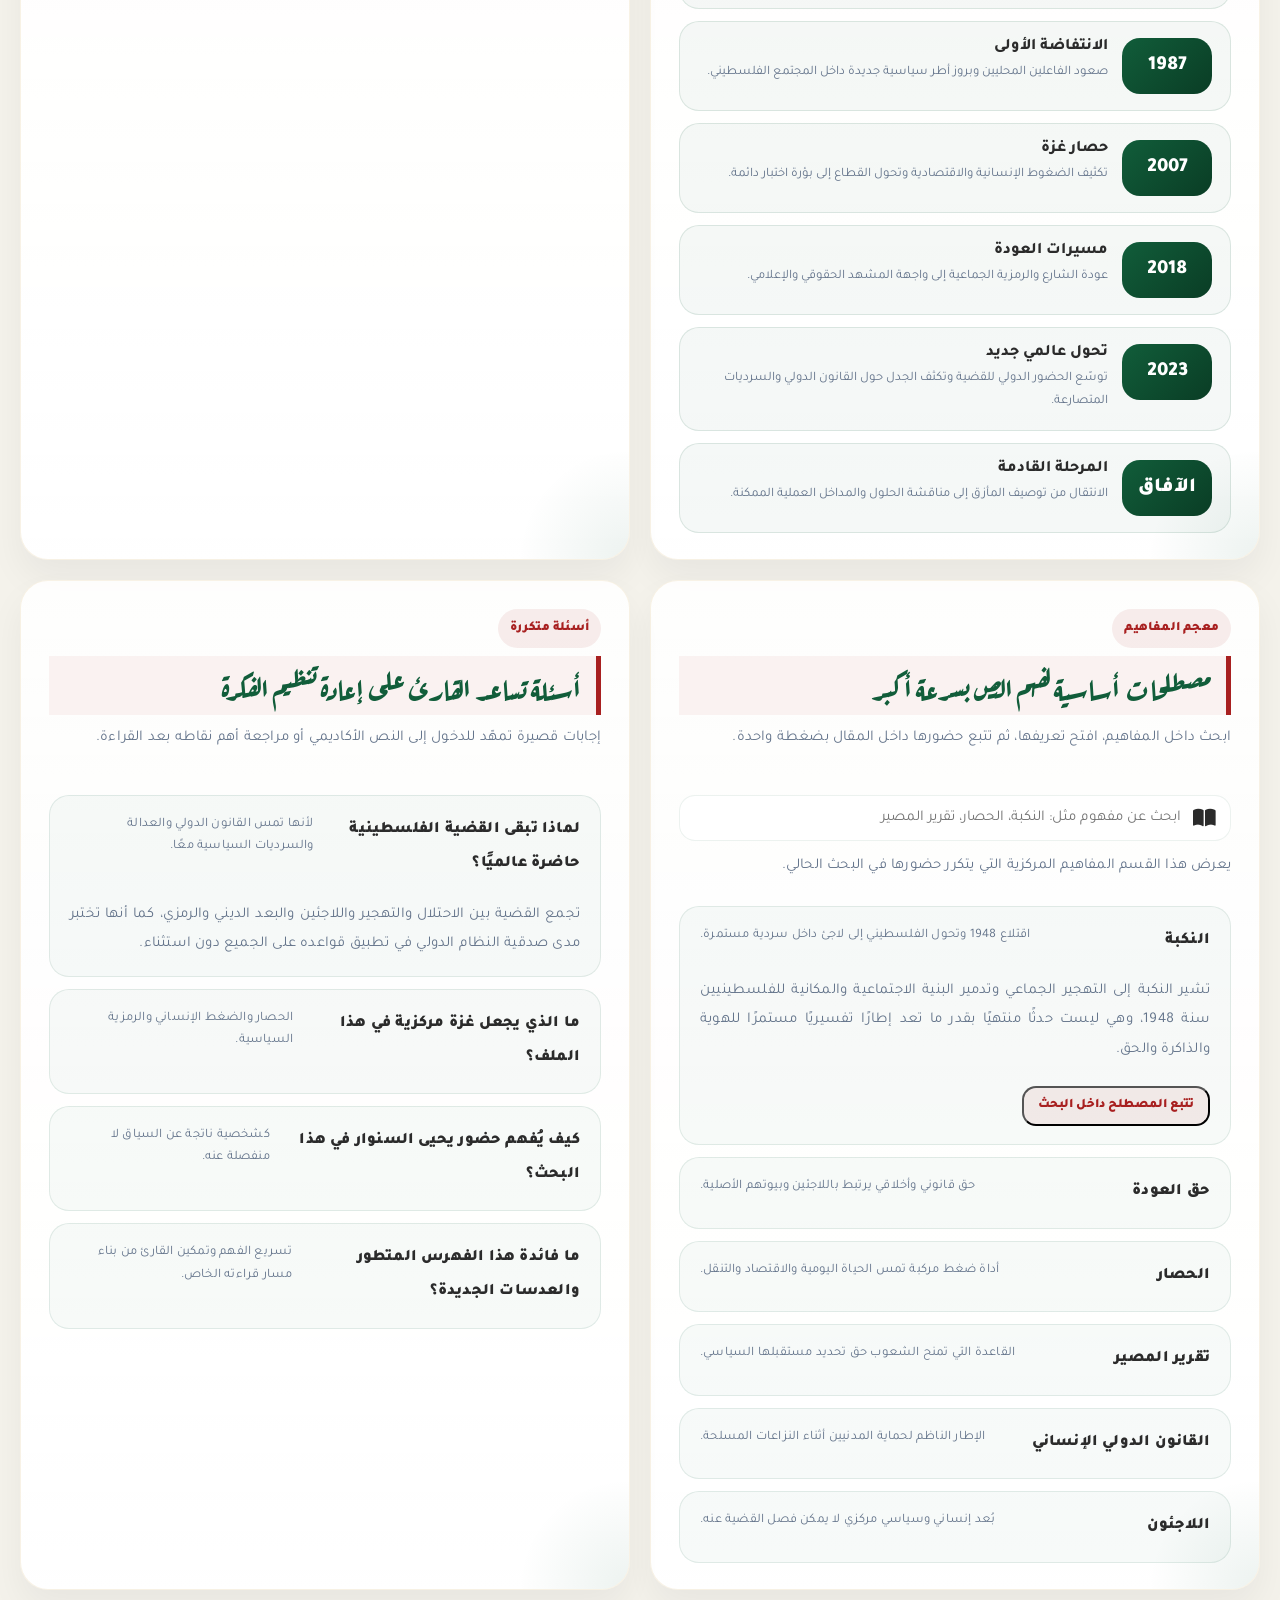
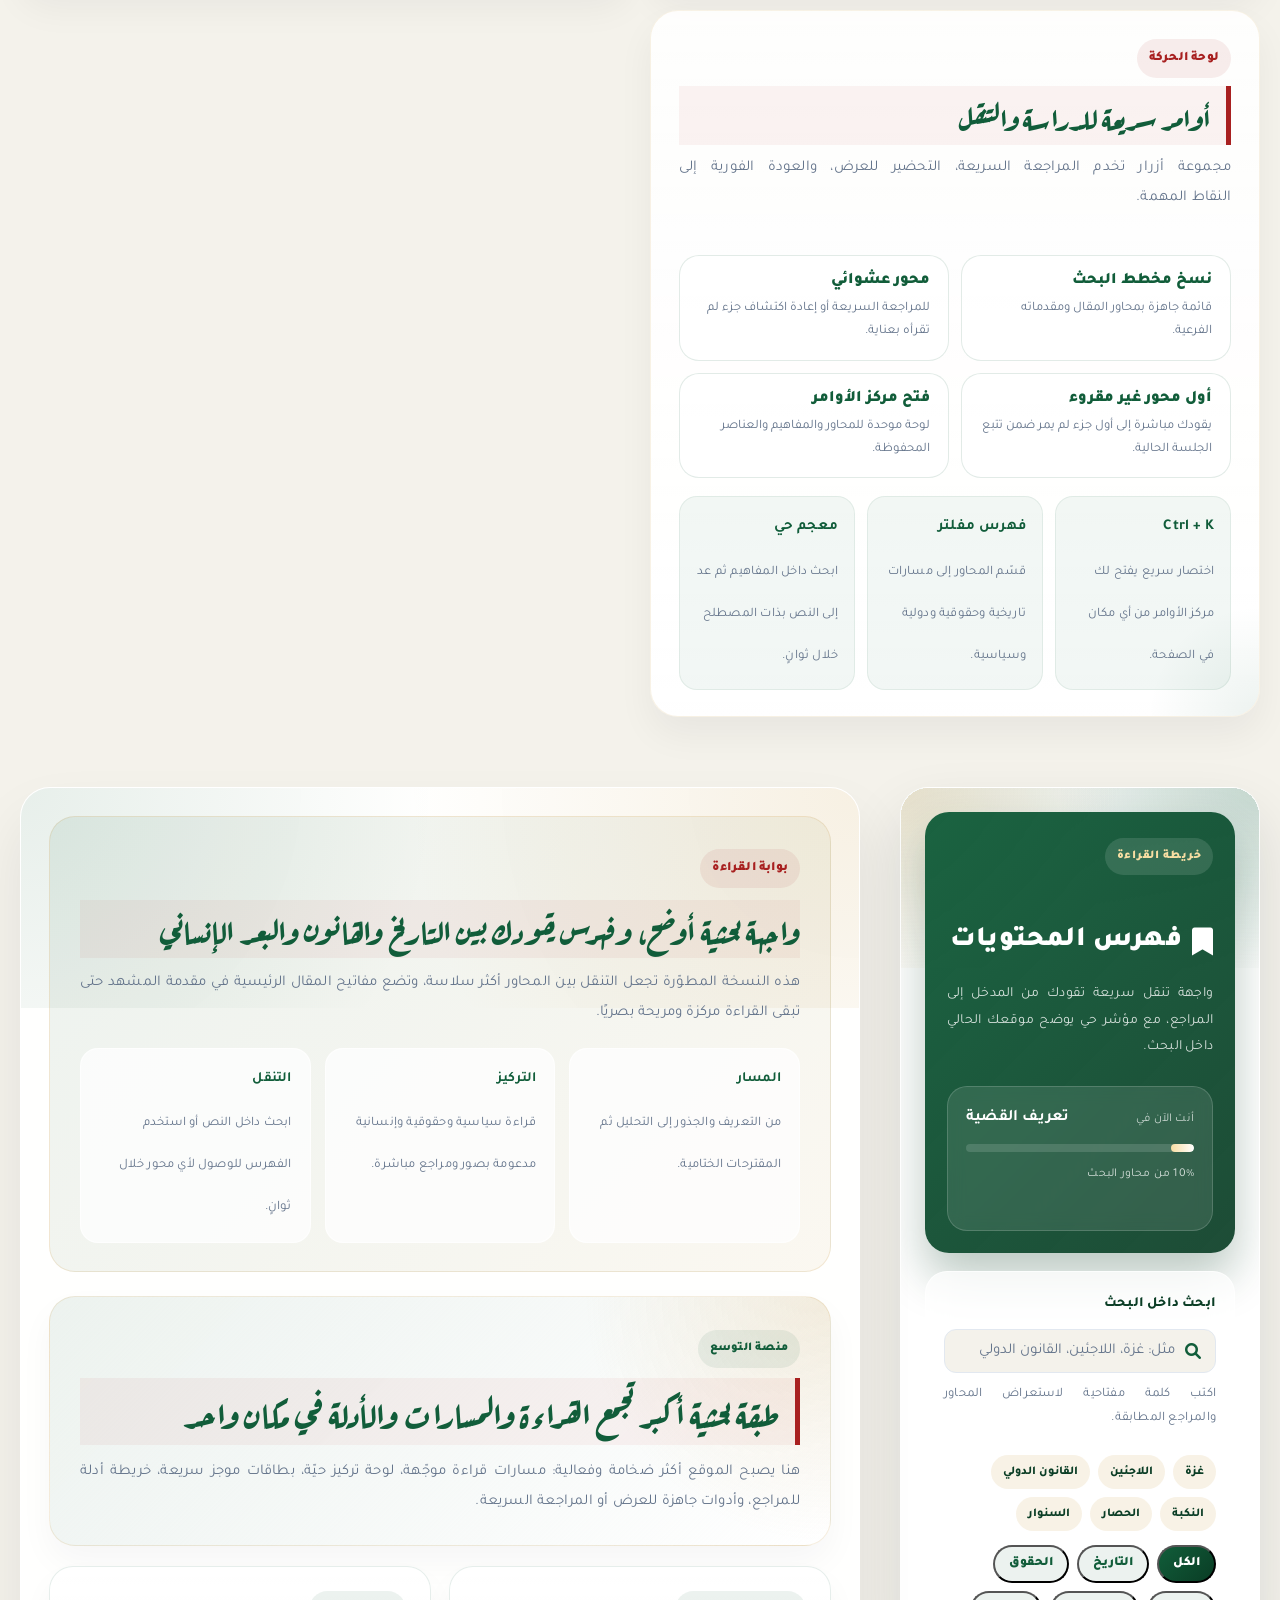
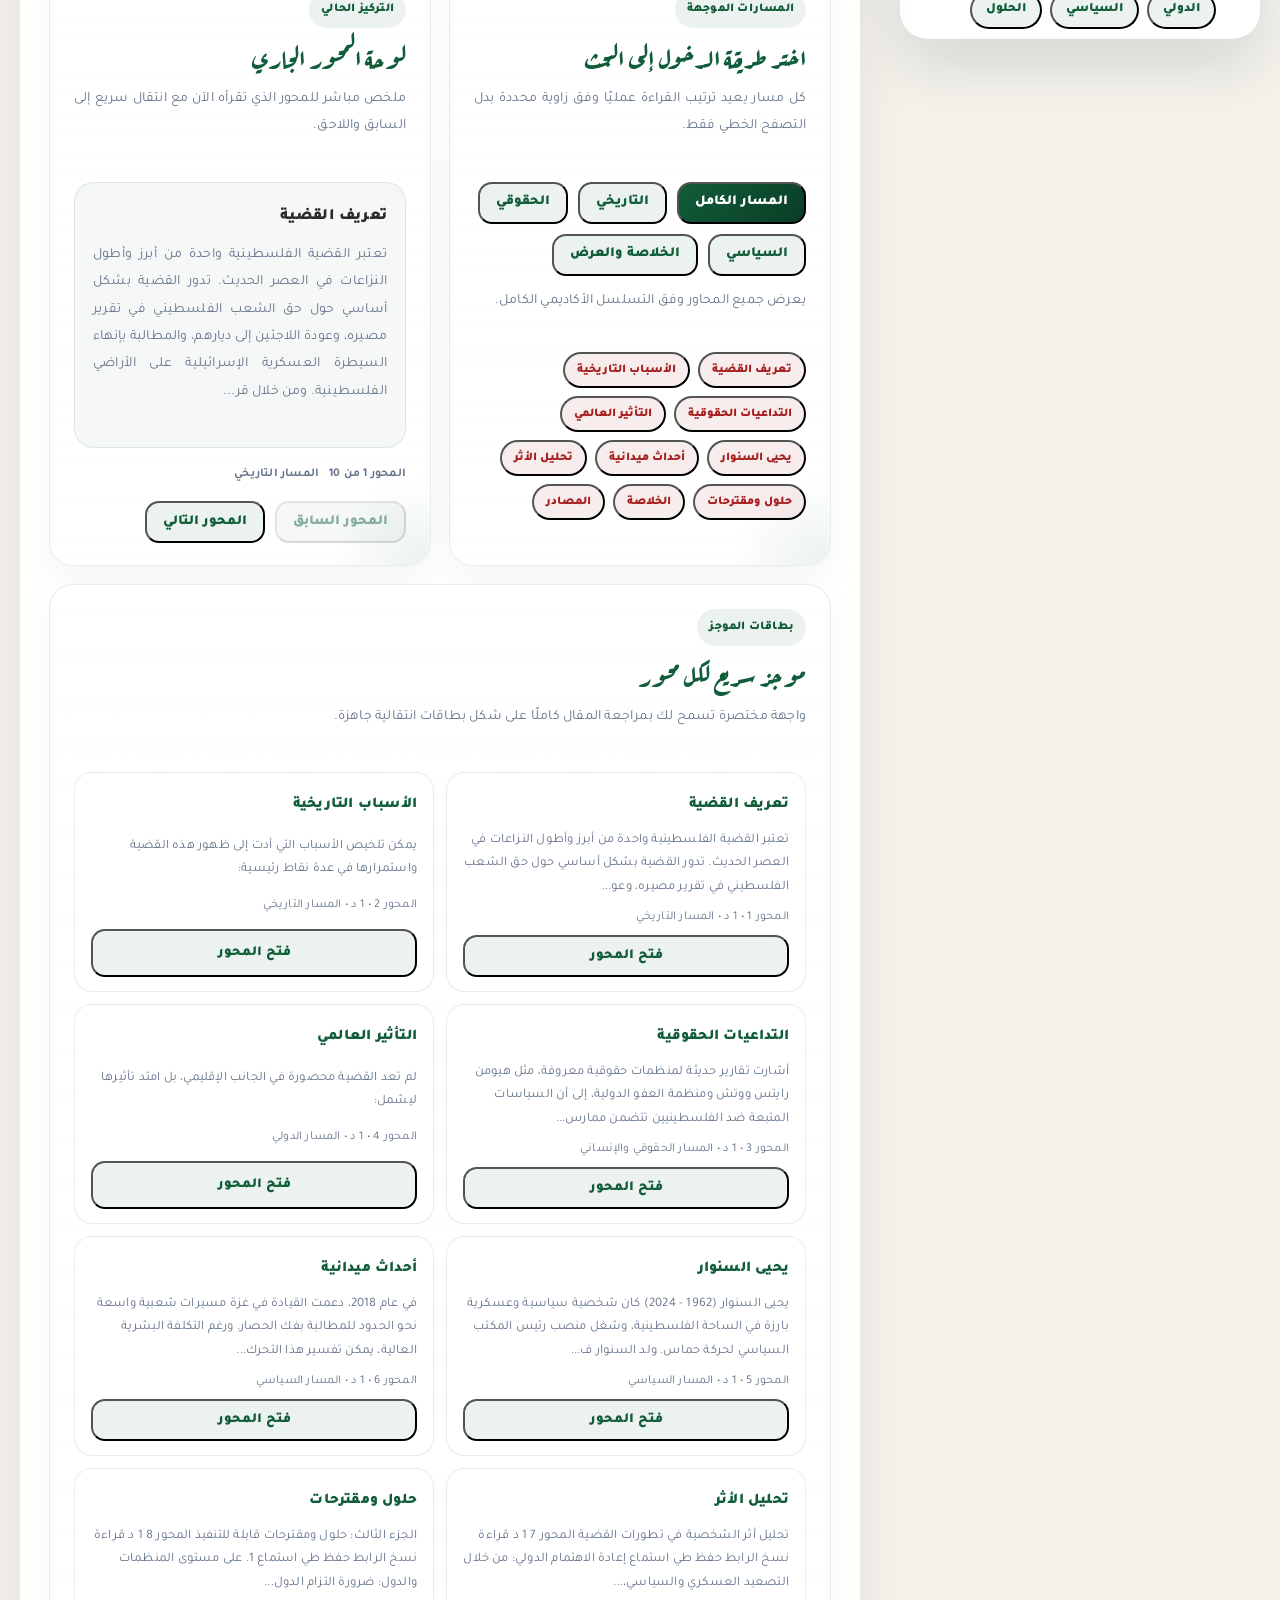
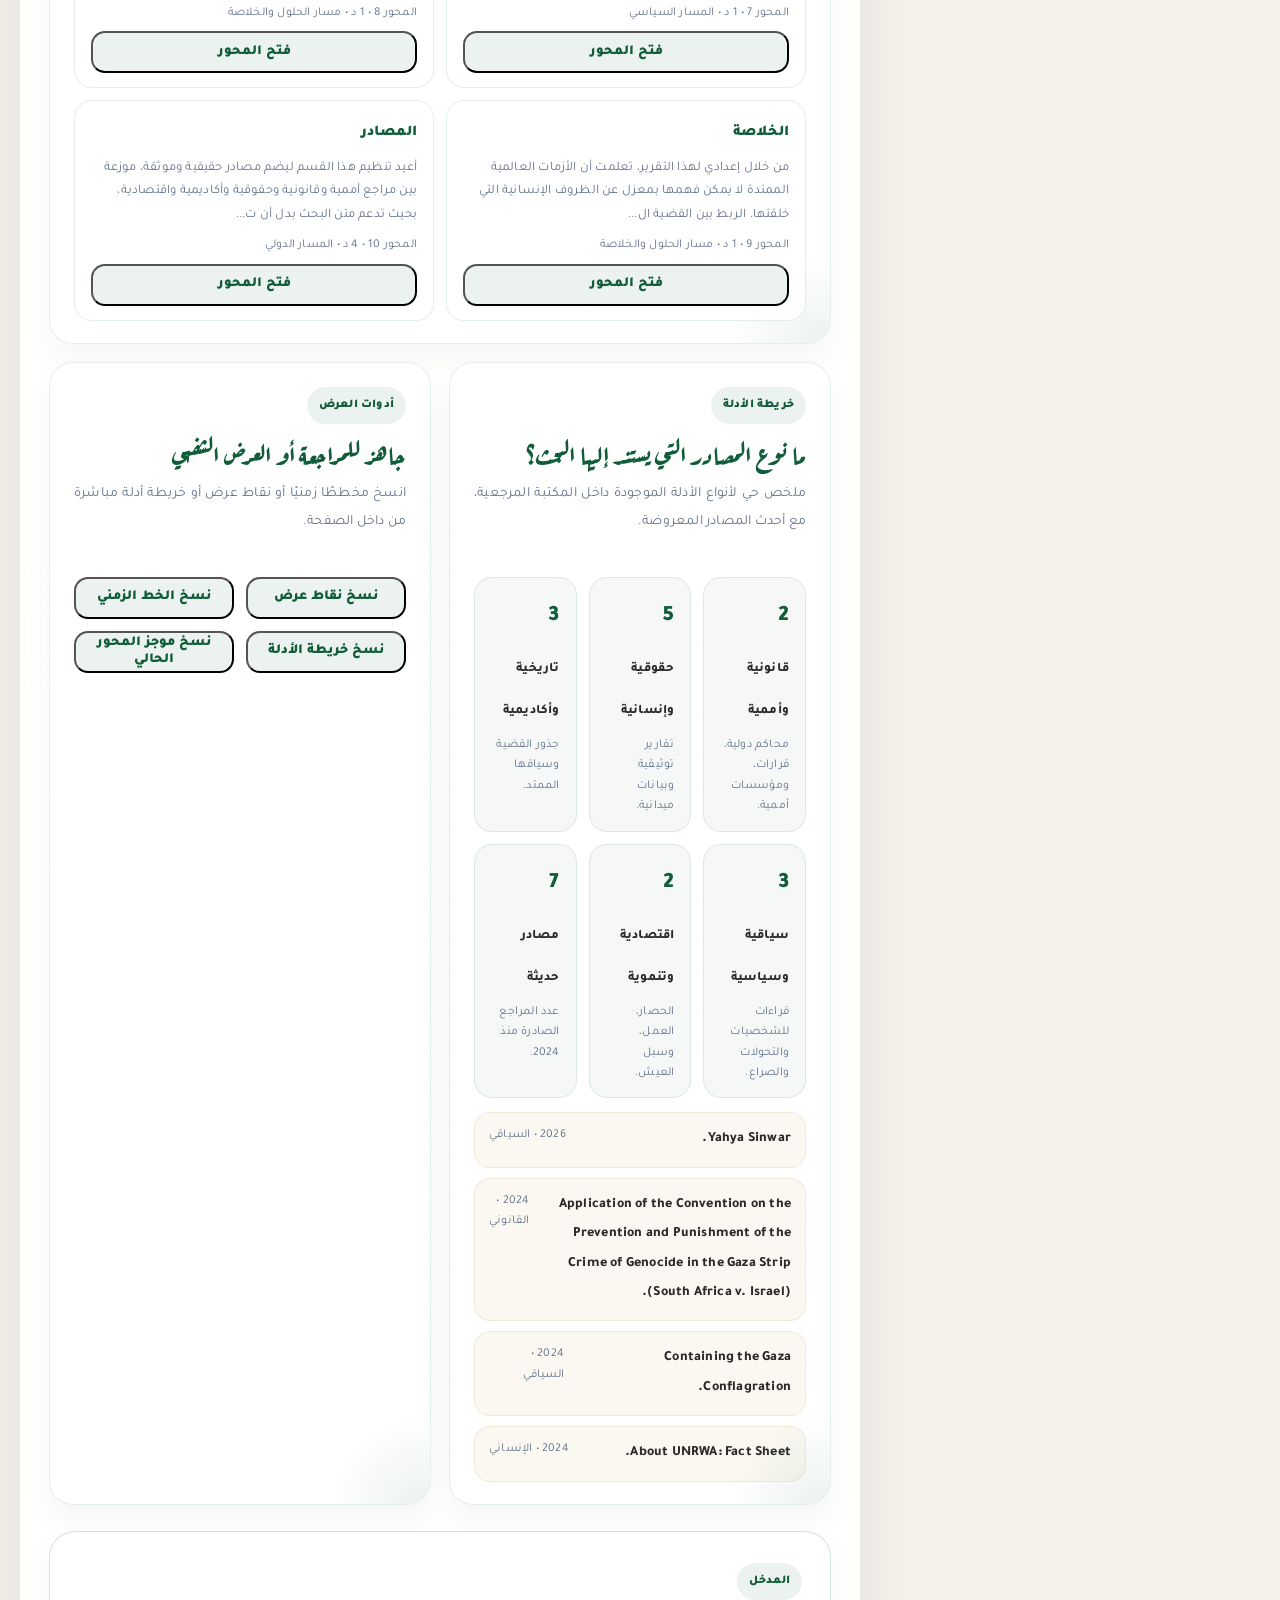
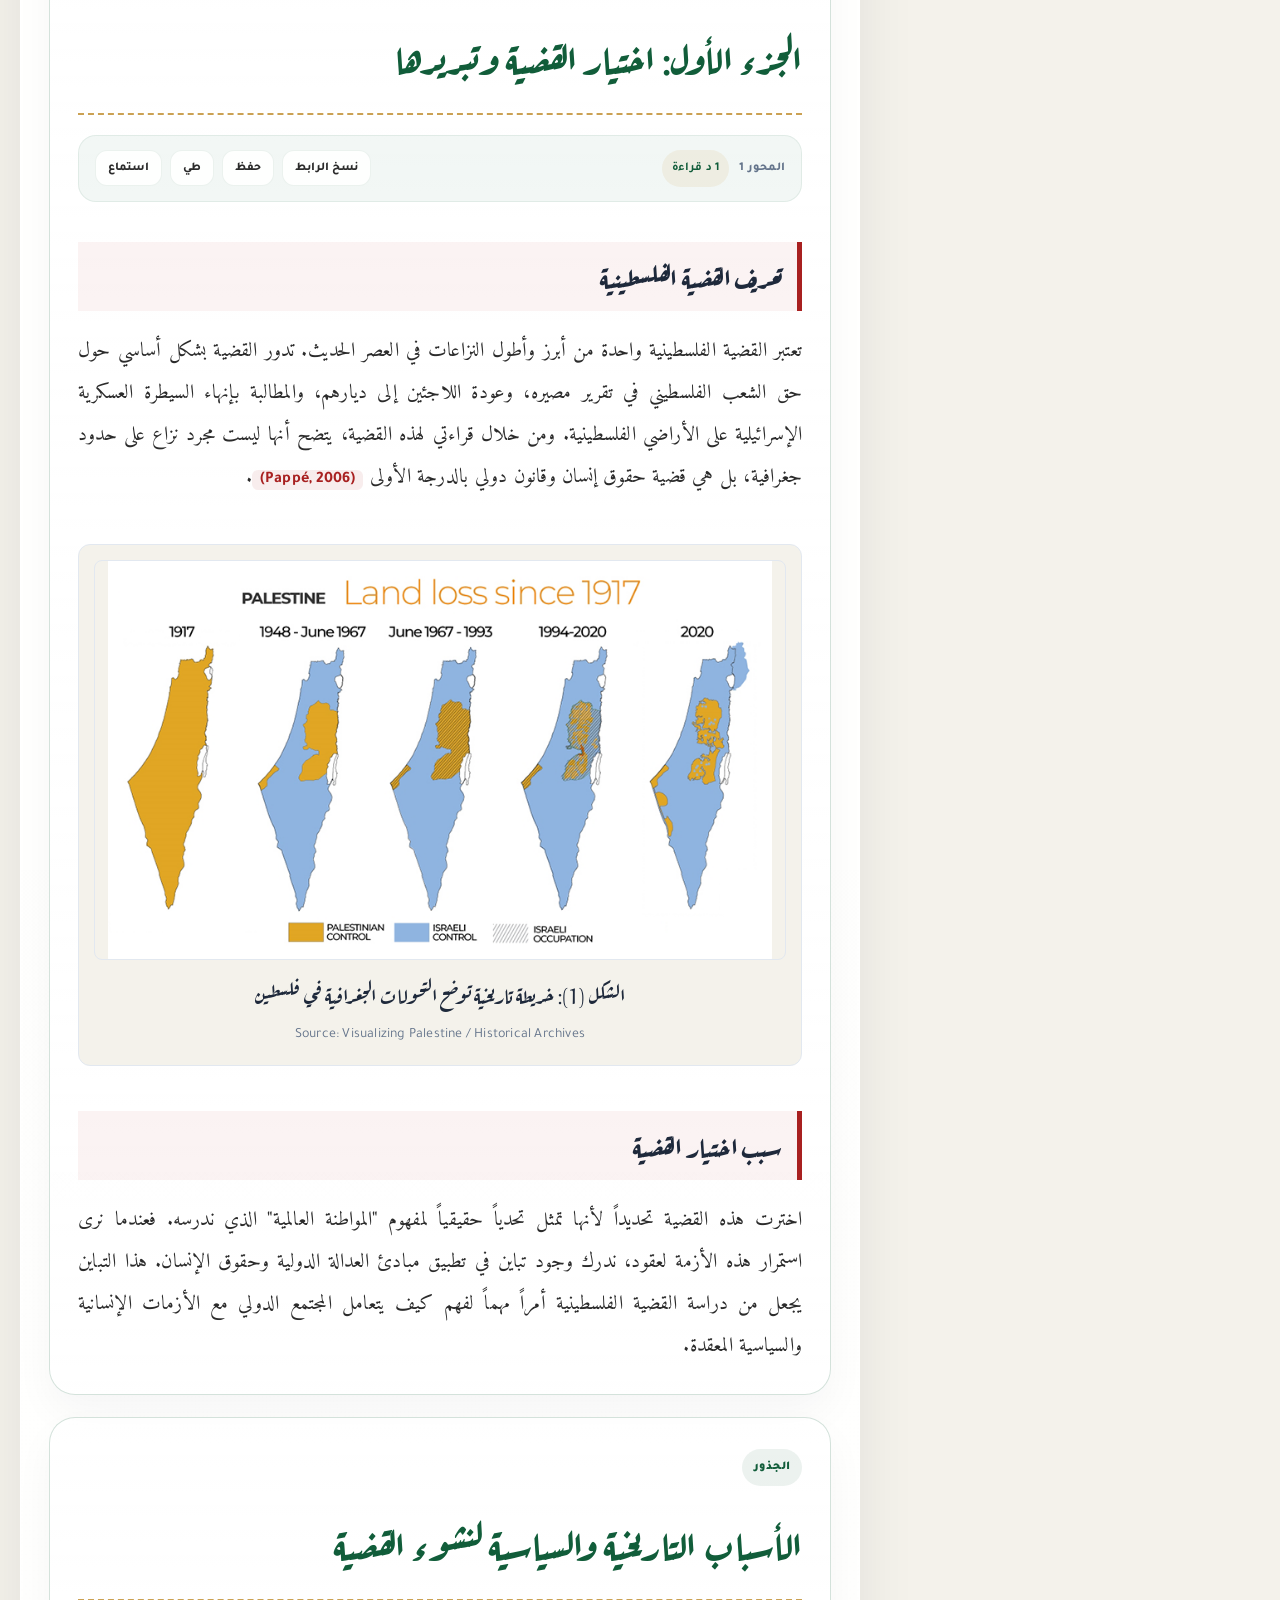
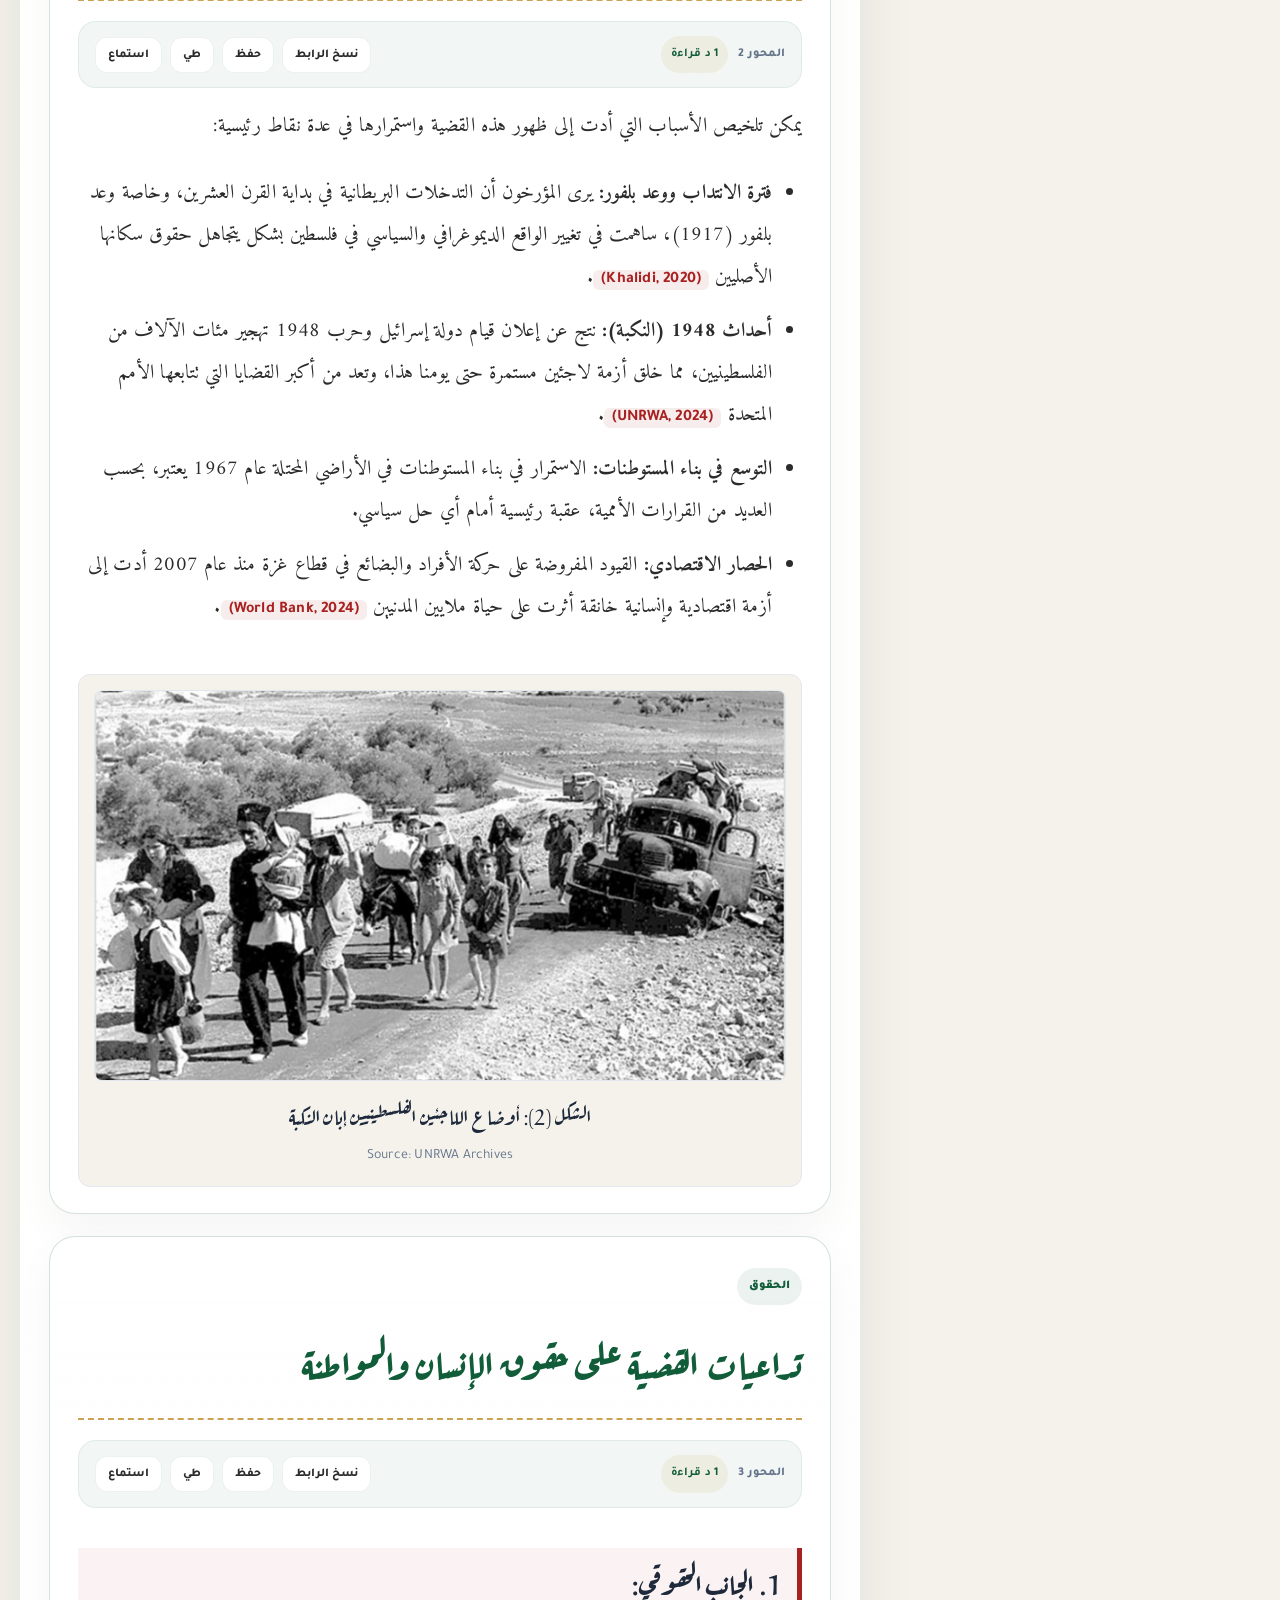
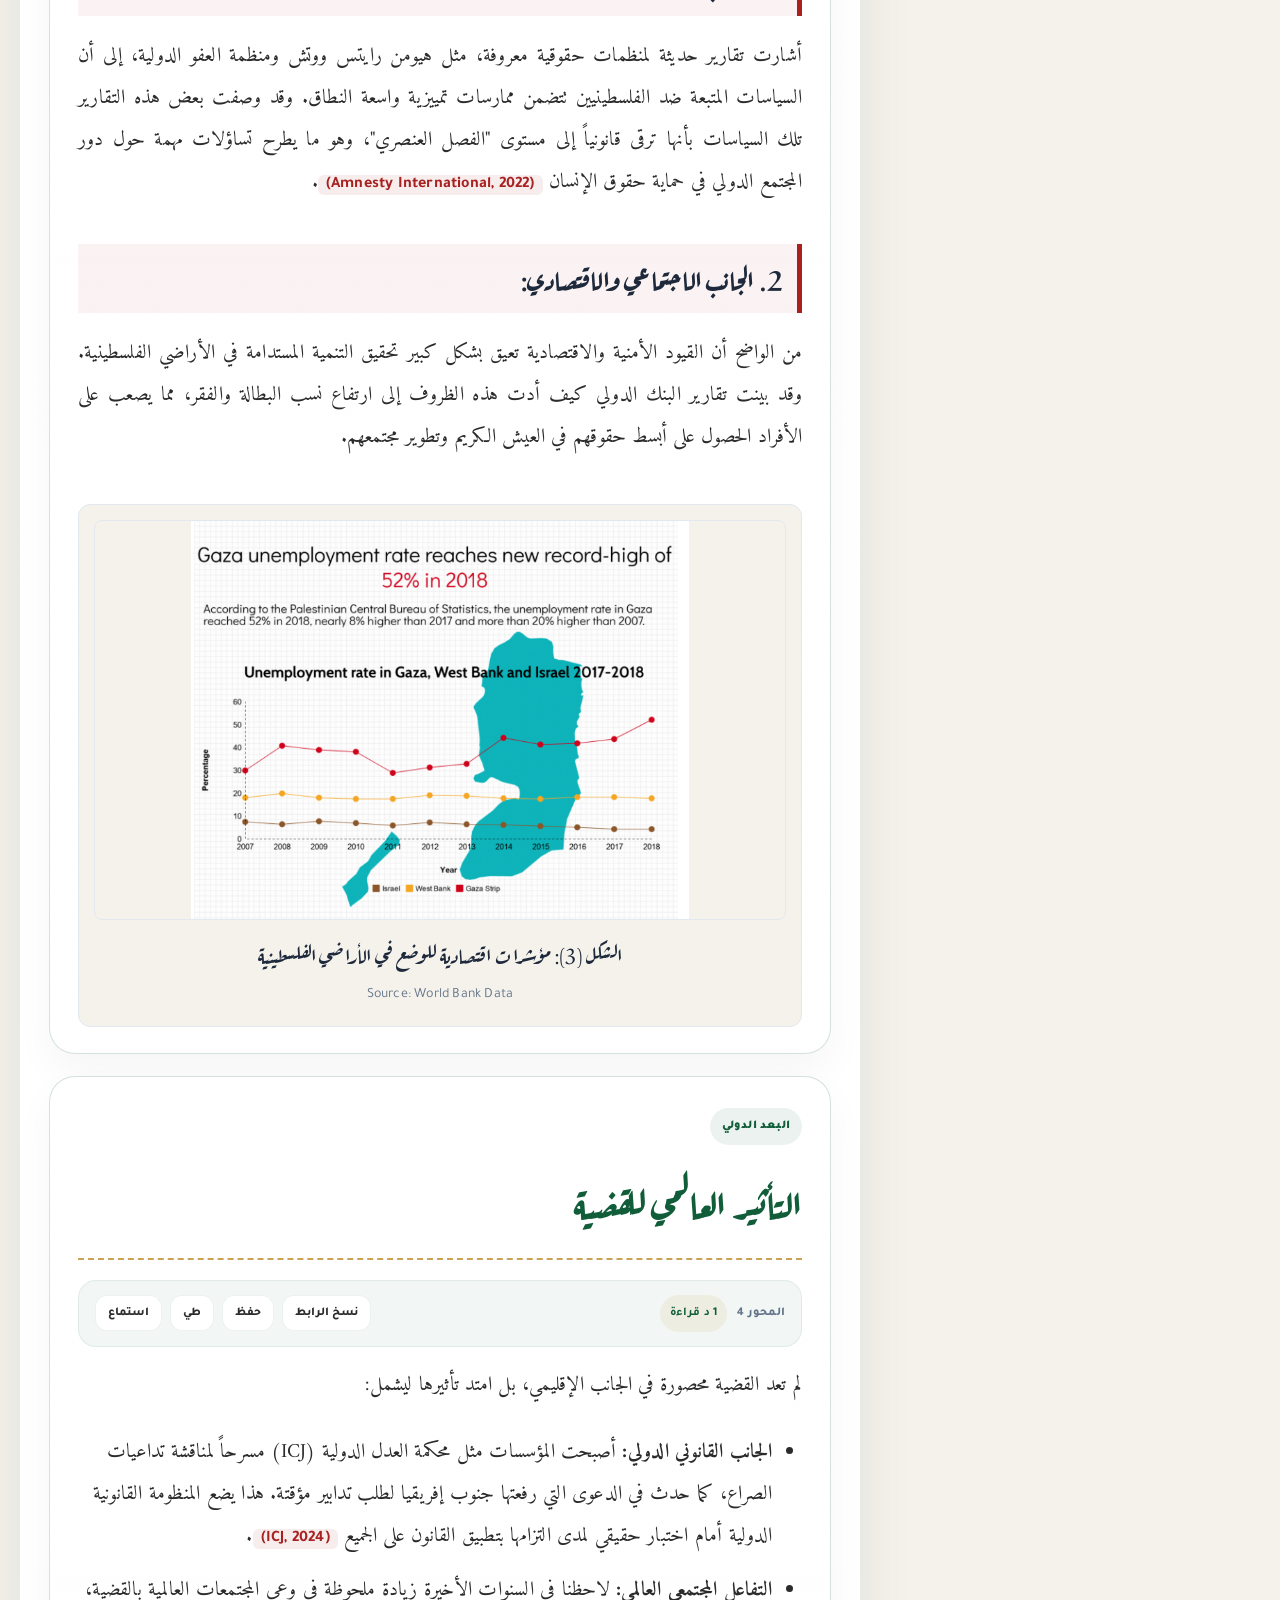
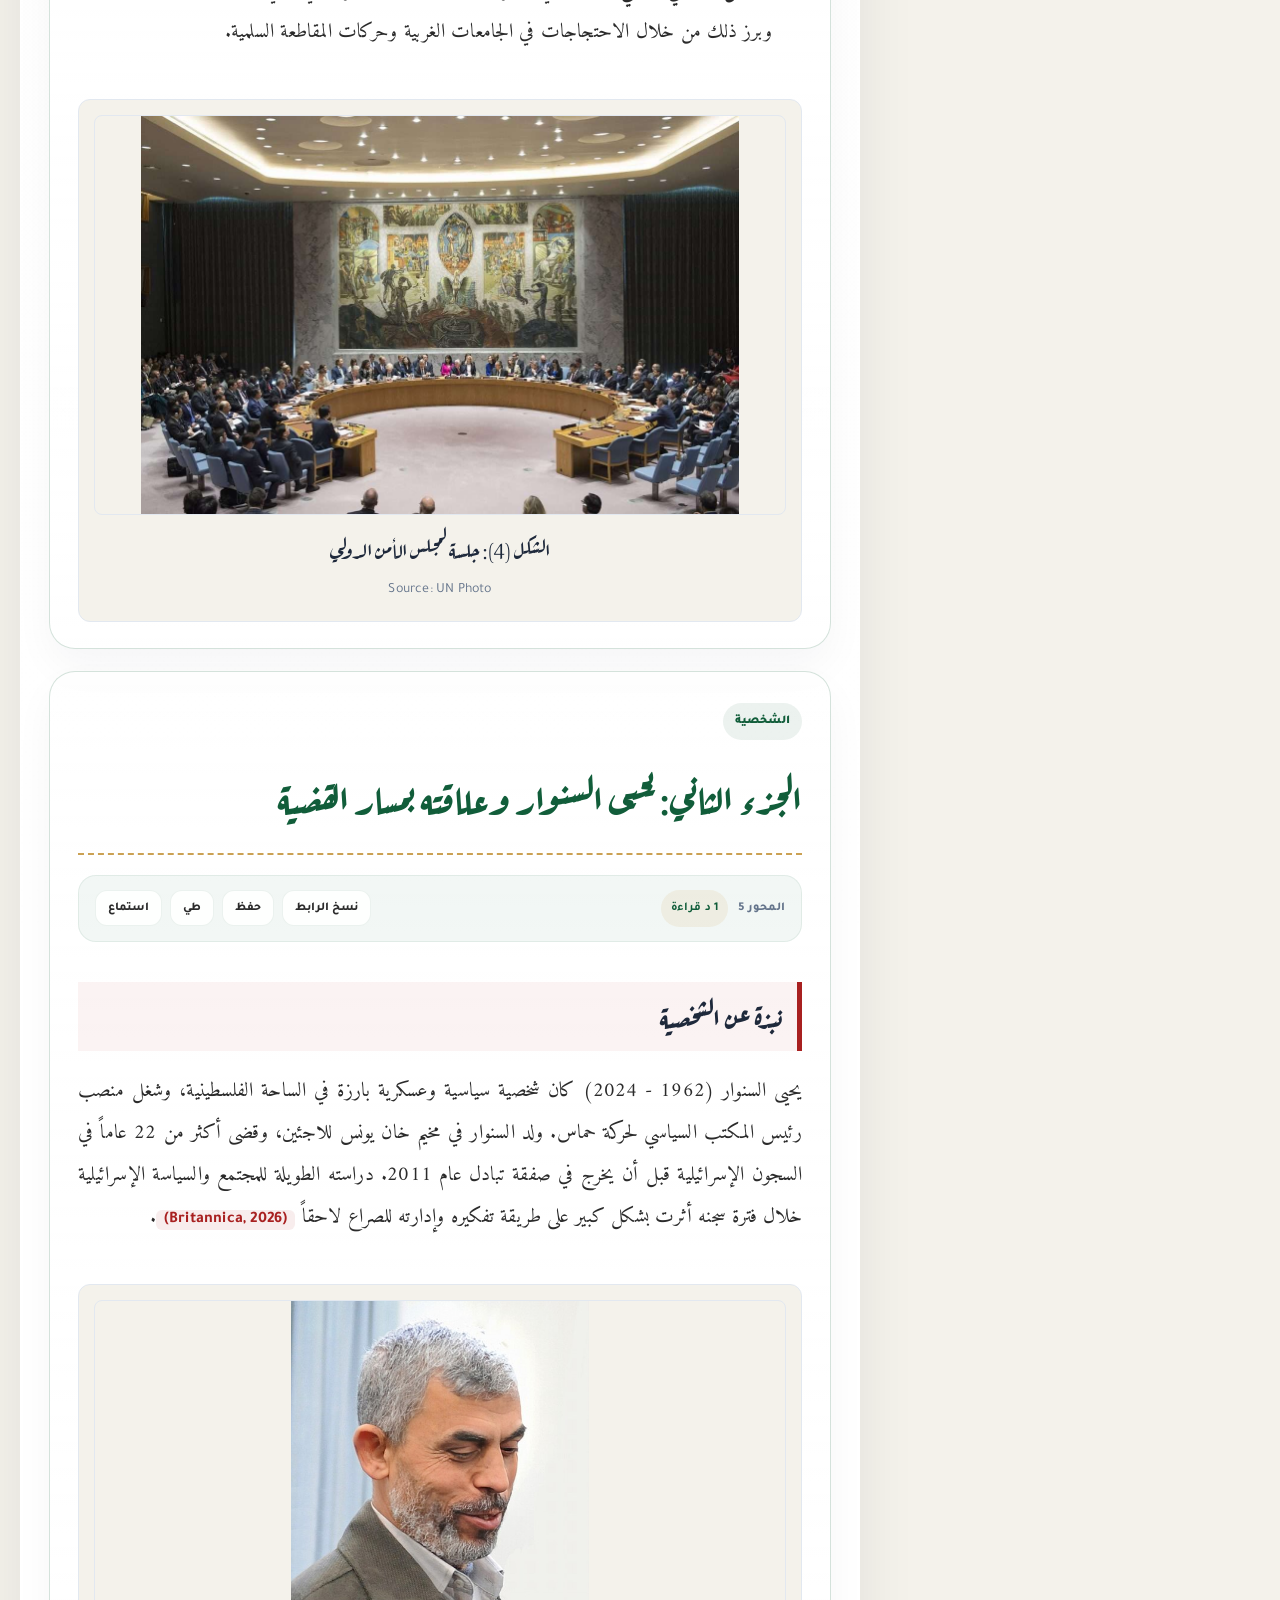
<file: dom-after.html>
﻿<!DOCTYPE html>
<html lang="ar" dir="rtl" style="--font-scale: 1;"><head>
    <meta charset="UTF-8">
    <meta name="viewport" content="width=device-width, initial-scale=1.0, maximum-scale=5.0, user-scalable=yes">
    
    <title>البحث الأكاديمي: القضية الفلسطينية - بدر البوسعيدي</title>
    
    <!-- SEO و Open Graph -->
    <meta name="description" content="دراسة تحليلية في إطار المواطنة العالمية: يحيى السنوار وعلاقته بمسار القضية الفلسطينية. بحث أكاديمي محكم.">
    <meta name="theme-color" content="#115d3a">
    <meta name="keywords" content="القضية الفلسطينية, يحيى السنوار, المواطنة العالمية, حقوق الإنسان, الصراع العربي الإسرائيلي">
    <meta name="author" content="بدر عبدالله هلال البوسعيدي">
    <meta property="og:title" content="البحث الأكاديمي: القضية الفلسطينية وتطوراتها">
    <meta property="og:description" content="دراسة تحليلية في إطار المواطنة العالمية.">
    <meta property="og:type" content="article">
    <meta property="og:locale" content="ar_AR">
    
    <!-- الخطوط والأيقونات -->
    <link rel="preconnect" href="https://fonts.googleapis.com">
    <link rel="preconnect" href="https://fonts.gstatic.com" crossorigin="">
    <link href="https://fonts.googleapis.com/css2?family=Amiri:wght@400;700&amp;family=Aref+Ruqaa:wght@400;700&amp;family=Noto+Naskh+Arabic:wght@400;600;700&amp;family=Tajawal:wght@500;700;900&amp;display=swap" rel="stylesheet">
    <link rel="stylesheet" href="https://cdnjs.cloudflare.com/ajax/libs/font-awesome/6.0.0-beta3/css/all.min.css">
    
    <style>
        /* ========== المتغيرات العامة (الوضع الفاتح والداكن) ========== */
        :root {
            --primary: #115d3a;
            --primary-dark: #0a3d25;
            --accent: #a82020;
            --gold: #cba153;
            --dark: #1e293b;
            --bg-site: #f4f2eb; 
            --bg-card: #ffffff;
            --text-main: #2b2b2b;
            --text-light: #64748b;
            --border: #e2e8f0;
            --sidebar-bg: #ffffff;
            --shadow: 0 20px 40px rgba(0,0,0,0.04);
        }

        body.dark-mode {
            --bg-site: #0f172a;
            --bg-card: #1e293b;
            --text-main: #e2e8f0;
            --text-light: #94a3b8;
            --border: #334155;
            --primary: #22c55e;
            --accent: #ef4444;
            --gold: #fbbf24;
            --sidebar-bg: #1e293b;
            --shadow: 0 20px 40px rgba(0,0,0,0.2);
        }

        * { margin: 0; padding: 0; box-sizing: border-box; }
        html { scroll-behavior: smooth; }
        
        body {
            font-family: 'Amiri', serif;
            background-color: var(--bg-site);
            color: var(--text-main);
            line-height: 2.1;
            font-size: calc(20px * var(--font-scale, 1));
            letter-spacing: 0.01em;
            transition: background-color 0.3s ease, color 0.3s ease;
        }
        body.font-modern,
        body.font-modern p,
        body.font-modern li,
        body.font-modern .ref-item,
        body.font-modern .overview-card p,
        body.font-modern .article-bridge p,
        body.font-modern .sidebar,
        body.font-modern .experience-card,
        body.font-modern .insight-card,
        body.font-modern .analysis-card,
        body.font-modern .command-palette-panel {
            font-family: 'Tajawal', sans-serif;
        }
        body.font-editorial,
        body.font-editorial p,
        body.font-editorial li,
        body.font-editorial .ref-item,
        body.font-editorial .overview-card p,
        body.font-editorial .article-bridge p,
        body.font-editorial .sidebar,
        body.font-editorial .experience-card,
        body.font-editorial .insight-card,
        body.font-editorial .analysis-card,
        body.font-editorial .command-palette-panel {
            font-family: 'Noto Naskh Arabic', serif;
        }
        body.reading-compact { line-height: 1.85; }
        body.reading-airy { line-height: 2.35; }
        body.width-narrow .research-dashboard,
        body.width-narrow .experience-hub,
        body.width-narrow .insight-layers,
        body.width-narrow .main-wrapper { max-width: 1180px; }
        body.width-narrow .content-area { max-width: 920px; margin-inline: auto; }
        body.width-wide .research-dashboard,
        body.width-wide .experience-hub,
        body.width-wide .insight-layers,
        body.width-wide .main-wrapper { max-width: 1560px; }
        body.width-wide .content-area { max-width: none; }
        body.images-hidden .figure-container { display: none; }
        body.references-hidden .references-list { display: none; }
        body.focus-mode .sidebar { display: none; }
        body.focus-mode .insight-layers { max-width: 1100px; }
        body.focus-mode .main-wrapper { max-width: 1100px; }
        body.focus-mode .content-area { flex-basis: 100%; }
        body.sepia-mode {
            --bg-site: #efe7d5;
            --bg-card: #fbf6eb;
            --sidebar-bg: #f9f2e6;
            --text-main: #3b2d1f;
            --text-light: #7b664d;
            --border: #d9c3a6;
        }
        body.high-contrast {
            --primary: #0b7a44;
            --accent: #b10000;
            --gold: #e0b33a;
            --text-main: #111827;
            --text-light: #334155;
            --border: #94a3b8;
        }
        ::selection {
            background: rgba(17, 93, 58, 0.18);
            color: #0f172a;
        }

        .skip-link {
            position: absolute;
            top: -48px;
            right: 20px;
            background: var(--dark);
            color: #fff;
            padding: 12px 18px;
            border-radius: 999px;
            font-family: 'Tajawal', sans-serif;
            font-size: 14px;
            text-decoration: none;
            z-index: 10000;
            transition: top 0.2s ease;
        }
        .skip-link:focus { top: 14px; }

        /* ========== شريط تقدم القراءة ========== */
        .progress-container {
            position: fixed; top: 0; left: 0; width: 100%; height: 6px; background: transparent; z-index: 9999;
        }
        .progress-bar {
            height: 100%; background: linear-gradient(90deg, var(--accent), var(--gold), var(--primary)); width: 0%;
            transition: width 0.1s;
        }

        /* ========== الهيرو (Hero Section) ========== */
        .hero-section {
            background: linear-gradient(to bottom, rgba(10, 61, 37, 0.85), rgba(30, 41, 59, 0.95)), 
                        url('https://images.unsplash.com/photo-1541872703-74c5e44368f9?q=80&w=2000&auto=format&fit=crop') center/cover no-repeat fixed;
            color: white;
            min-height: 85vh;
            display: flex;
            align-items: center;
            justify-content: center;
            text-align: center;
            padding: 40px 20px;
            border-bottom: 8px solid var(--gold);
            position: relative;
        }
        
        .hero-content {
            position: relative; z-index: 2; max-width: 1000px; margin: 0 auto;
            opacity: 0; transform: translateY(40px); animation: fadeUp 0.8s ease-out forwards;
        }
        @keyframes fadeUp { to { opacity: 1; transform: translateY(0); } }
        
        .hero-uni {
            font-family: 'Tajawal', sans-serif; font-size: 18px; font-weight: 700; color: var(--gold);
            margin-bottom: 30px; letter-spacing: 1px;
        }
        .hero-title {
            font-family: 'Aref Ruqaa', serif; 
            font-size: clamp(45px, 6vw, 70px); 
            font-weight: 700; 
            line-height: 1.4; 
            margin-bottom: 15px; 
            text-shadow: 2px 2px 10px rgba(0,0,0,0.5);
        }
        .hero-subtitle {
            font-family: 'Tajawal', sans-serif; 
            font-size: clamp(20px, 3vw, 26px); 
            font-weight: 300; 
            color: #e2e8f0; 
            margin-bottom: 50px; 
        }

        .hero-actions {
            display: flex;
            justify-content: center;
            flex-wrap: wrap;
            gap: 14px;
            margin-bottom: 28px;
        }
        .hero-btn {
            display: inline-flex;
            align-items: center;
            justify-content: center;
            min-height: 52px;
            padding: 0 24px;
            border-radius: 999px;
            border: 1px solid rgba(255,255,255,0.18);
            text-decoration: none;
            font-family: 'Tajawal', sans-serif;
            font-size: 16px;
            font-weight: 800;
            transition: transform 0.25s ease, background-color 0.25s ease, color 0.25s ease;
        }
        .hero-btn:hover { transform: translateY(-2px); }
        .hero-btn-primary {
            background: linear-gradient(135deg, var(--gold), #e6c87b);
            color: #11231b;
        }
        .hero-btn-secondary {
            background: rgba(255,255,255,0.08);
            color: #fff;
        }
        
        .student-badge {
            background: rgba(255, 255, 255, 0.05); backdrop-filter: blur(12px);
            border: 1px solid rgba(255, 255, 255, 0.15); border-radius: 20px;
            padding: 30px 50px; display: inline-block; text-align: right;
            box-shadow: 0 15px 35px rgba(0,0,0,0.2);
        }
        .student-badge p {
            font-family: 'Tajawal', sans-serif; margin-bottom: 10px; font-size: 18px;
            display: flex; align-items: center; gap: 12px;
        }
        .student-badge i { color: var(--gold); font-size: 22px;}

        .hero-metrics {
            margin-top: 28px;
            display: grid;
            grid-template-columns: repeat(4, minmax(0, 1fr));
            gap: 16px;
        }
        .metric-card {
            padding: 18px 16px;
            border-radius: 18px;
            background: rgba(255,255,255,0.08);
            border: 1px solid rgba(255,255,255,0.12);
            backdrop-filter: blur(12px);
        }
        .metric-card span {
            display: block;
            font-family: 'Tajawal', sans-serif;
            font-size: 14px;
            color: #d7dfeb;
            margin-bottom: 6px;
        }
        .metric-card strong {
            font-family: 'Aref Ruqaa', serif;
            font-size: 30px;
            color: var(--gold);
        }

        .research-dashboard {
            max-width: 1400px;
            margin: -70px auto 0;
            padding: 0 20px;
            position: relative;
            z-index: 3;
        }
        .dashboard-grid {
            display: grid;
            grid-template-columns: repeat(4, minmax(0, 1fr));
            gap: 18px;
        }
        .overview-card {
            padding: 24px;
            border-radius: 18px;
            background: rgba(255,255,255,0.9);
            border: 1px solid var(--border);
            box-shadow: var(--shadow);
            backdrop-filter: blur(14px);
        }
        body.dark-mode .overview-card {
            background: rgba(30, 41, 59, 0.92);
        }
        .overview-kicker {
            display: inline-flex;
            margin-bottom: 14px;
            font-family: 'Tajawal', sans-serif;
            font-size: 13px;
            font-weight: 900;
            color: var(--accent);
            background: rgba(168, 32, 32, 0.08);
            border-radius: 999px;
            padding: 6px 12px;
        }
        .overview-card h2 {
            margin: 0 0 12px;
            padding: 0;
            border: 0;
            background: transparent;
            color: var(--primary);
            font-size: 24px;
            line-height: 1.65;
        }
        .overview-card p {
            margin-bottom: 0;
            font-family: 'Tajawal', sans-serif;
            font-size: 15px;
            color: var(--text-light);
            text-align: right;
            line-height: 1.9;
        }

        .experience-hub {
            max-width: 1400px;
            margin: 34px auto 0;
            padding: 0 20px;
        }
        .experience-grid {
            display: grid;
            grid-template-columns: 1.25fr 1.2fr 1fr;
            gap: 18px;
        }
        .experience-card {
            padding: 24px;
            border-radius: 24px;
            border: 1px solid rgba(255, 255, 255, 0.7);
            background: rgba(255, 255, 255, 0.88);
            box-shadow: 0 22px 46px rgba(15, 23, 42, 0.08);
            backdrop-filter: blur(14px);
        }
        body.dark-mode .experience-card {
            background: rgba(30, 41, 59, 0.88);
            border-color: rgba(148, 163, 184, 0.12);
            box-shadow: 0 22px 42px rgba(2, 6, 23, 0.24);
        }
        .experience-card-head {
            margin-bottom: 18px;
        }
        .experience-card-head h2 {
            margin: 8px 0 10px;
            padding: 0;
            border: 0;
            background: transparent;
            color: var(--primary);
            font-size: 28px;
            line-height: 1.6;
        }
        .experience-card-head p {
            margin-bottom: 0;
            font-family: 'Tajawal', sans-serif;
            font-size: 14px;
            color: var(--text-light);
            line-height: 1.9;
        }
        .experience-kicker {
            display: inline-flex;
            align-items: center;
            padding: 6px 12px;
            border-radius: 999px;
            background: rgba(17, 93, 58, 0.08);
            color: var(--primary);
            font-family: 'Tajawal', sans-serif;
            font-size: 12px;
            font-weight: 900;
        }
        .control-stack {
            display: grid;
            gap: 14px;
        }
        .control-group {
            padding: 14px;
            border-radius: 18px;
            background: rgba(17, 93, 58, 0.04);
            border: 1px solid rgba(17, 93, 58, 0.08);
        }
        body.dark-mode .control-group {
            background: rgba(15, 23, 42, 0.56);
            border-color: rgba(148, 163, 184, 0.12);
        }
        .control-group > span {
            display: block;
            margin-bottom: 10px;
            font-family: 'Tajawal', sans-serif;
            font-size: 13px;
            font-weight: 900;
            color: var(--primary);
        }
        .control-actions {
            display: flex;
            flex-wrap: wrap;
            gap: 8px;
        }
        .control-btn,
        .utility-btn,
        .ref-utility-btn,
        .text-btn,
        .toggle-chip,
        .section-tool-btn,
        .jump-chip,
        .bookmark-chip,
        .keyword-chip {
            border: none;
            cursor: pointer;
            font-family: 'Tajawal', sans-serif;
            transition: transform 0.2s ease, background-color 0.2s ease, color 0.2s ease, box-shadow 0.2s ease;
        }
        .control-btn {
            min-height: 40px;
            padding: 0 14px;
            border-radius: 12px;
            background: rgba(255, 255, 255, 0.92);
            border: 1px solid rgba(17, 93, 58, 0.08);
            color: var(--text-main);
            font-size: 13px;
            font-weight: 800;
        }
        body.dark-mode .control-btn {
            background: rgba(30, 41, 59, 0.92);
            border-color: rgba(148, 163, 184, 0.12);
        }
        .control-btn:hover,
        .utility-btn:hover,
        .ref-utility-btn:hover,
        .toggle-chip:hover,
        .section-tool-btn:hover,
        .jump-chip:hover,
        .bookmark-chip:hover,
        .keyword-chip:hover {
            transform: translateY(-2px);
        }
        .control-btn.is-active,
        .toggle-chip.is-active {
            background: linear-gradient(135deg, var(--primary), #1c7a52);
            color: #fff;
            box-shadow: 0 12px 22px rgba(17, 93, 58, 0.22);
        }
        .toggle-grid {
            display: grid;
            grid-template-columns: repeat(2, minmax(0, 1fr));
            gap: 10px;
        }
        .toggle-chip {
            min-height: 44px;
            padding: 0 14px;
            border-radius: 14px;
            background: rgba(168, 32, 32, 0.06);
            color: var(--accent);
            font-size: 13px;
            font-weight: 800;
        }
        .status-grid {
            display: grid;
            grid-template-columns: repeat(3, minmax(0, 1fr));
            gap: 12px;
            margin-bottom: 16px;
        }
        .status-item {
            padding: 14px;
            border-radius: 16px;
            background: rgba(17, 93, 58, 0.04);
            border: 1px solid rgba(17, 93, 58, 0.08);
        }
        body.dark-mode .status-item {
            background: rgba(15, 23, 42, 0.56);
            border-color: rgba(148, 163, 184, 0.12);
        }
        .status-item span {
            display: block;
            margin-bottom: 6px;
            font-family: 'Tajawal', sans-serif;
            font-size: 12px;
            color: var(--text-light);
        }
        .status-item strong {
            font-family: 'Aref Ruqaa', serif;
            font-size: 24px;
            color: var(--primary);
        }
        .status-actions,
        .notes-actions {
            display: flex;
            flex-wrap: wrap;
            gap: 10px;
            margin-bottom: 16px;
        }
        .utility-btn,
        .ref-utility-btn {
            min-height: 42px;
            padding: 0 16px;
            border-radius: 14px;
            background: linear-gradient(135deg, rgba(17, 93, 58, 0.12), rgba(17, 93, 58, 0.18));
            color: var(--primary-dark);
            font-size: 13px;
            font-weight: 900;
        }
        body.dark-mode .utility-btn,
        body.dark-mode .ref-utility-btn {
            color: #e2e8f0;
            background: rgba(34, 197, 94, 0.12);
        }
        .quote-spotlight,
        .bookmark-panel {
            margin-bottom: 16px;
            padding: 18px;
            border-radius: 20px;
            background: rgba(203, 161, 83, 0.08);
            border: 1px solid rgba(203, 161, 83, 0.18);
        }
        body.dark-mode .quote-spotlight,
        body.dark-mode .bookmark-panel {
            background: rgba(251, 191, 36, 0.08);
            border-color: rgba(251, 191, 36, 0.16);
        }
        .quote-spotlight span,
        .bookmark-panel-head strong {
            display: block;
            margin-bottom: 8px;
            font-family: 'Tajawal', sans-serif;
            font-size: 13px;
            font-weight: 900;
            color: var(--accent);
        }
        .quote-spotlight p {
            margin-bottom: 0;
            font-size: 16px;
            line-height: 2;
        }
        .bookmark-panel-head {
            display: flex;
            justify-content: space-between;
            gap: 12px;
            align-items: center;
            margin-bottom: 12px;
        }
        .text-btn {
            background: transparent;
            color: var(--accent);
            font-size: 12px;
            font-weight: 900;
            padding: 0;
        }
        .jump-chip-list,
        .bookmark-chip-list,
        .keyword-chip-list {
            display: flex;
            flex-wrap: wrap;
            gap: 8px;
        }
        .jump-chip,
        .bookmark-chip,
        .keyword-chip {
            min-height: 38px;
            padding: 0 12px;
            border-radius: 999px;
            background: rgba(17, 93, 58, 0.08);
            color: var(--primary);
            font-size: 12px;
            font-weight: 800;
        }
        .keyword-chip-list { margin-top: 12px; }
        .keyword-chip {
            min-height: 34px;
            background: rgba(203, 161, 83, 0.14);
            color: var(--primary-dark);
        }
        .notes-textarea {
            width: 100%;
            min-height: 220px;
            resize: vertical;
            border: 1px solid rgba(17, 93, 58, 0.14);
            border-radius: 20px;
            padding: 18px;
            background: rgba(255, 255, 255, 0.84);
            color: var(--text-main);
            font-family: 'Tajawal', sans-serif;
            font-size: 15px;
            line-height: 1.95;
            margin-bottom: 16px;
        }
        body.dark-mode .notes-textarea {
            background: rgba(15, 23, 42, 0.62);
            border-color: rgba(148, 163, 184, 0.14);
            color: var(--text-main);
        }
        .notes-status {
            margin-bottom: 16px;
            font-family: 'Tajawal', sans-serif;
            font-size: 13px;
            color: var(--text-light);
        }
        .shortcut-list {
            display: grid;
            grid-template-columns: repeat(2, minmax(0, 1fr));
            gap: 10px;
        }
        .shortcut-list div {
            display: flex;
            align-items: center;
            gap: 10px;
            padding: 12px 14px;
            border-radius: 14px;
            background: rgba(17, 93, 58, 0.04);
            border: 1px solid rgba(17, 93, 58, 0.08);
            font-family: 'Tajawal', sans-serif;
        }
        .shortcut-list strong {
            min-width: 34px;
            height: 34px;
            display: inline-flex;
            align-items: center;
            justify-content: center;
            border-radius: 12px;
            background: var(--primary);
            color: #fff;
            font-size: 14px;
        }

        /* ========== الهيكل الرئيسي: سايدبار + محتوى ========== */
        .main-wrapper {
            display: flex;
            flex-wrap: wrap;
            align-items: flex-start;
            max-width: 1400px;
            margin: 0 auto;
            padding: 60px 20px;
            gap: 40px;
        }

        /* السايدبار (الفهرس الجانبي) */
        .sidebar {
            position: sticky;
            top: 24px;
            flex: 1 1 320px;
            max-width: 360px;
            max-height: calc(100vh - 48px);
            overflow: auto;
            padding: 24px;
            border-radius: 28px;
            background:
                linear-gradient(180deg, rgba(17, 93, 58, 0.08), rgba(255, 255, 255, 0.98) 180px),
                var(--sidebar-bg);
            border: 1px solid rgba(255, 255, 255, 0.7);
            box-shadow: 0 28px 60px rgba(15, 23, 42, 0.12);
            font-family: 'Tajawal', sans-serif;
            transition: background-color 0.3s, border-color 0.3s, box-shadow 0.3s;
        }
        body.dark-mode .sidebar {
            background:
                linear-gradient(180deg, rgba(34, 197, 94, 0.1), rgba(30, 41, 59, 0.96) 180px),
                var(--sidebar-bg);
            border-color: rgba(148, 163, 184, 0.14);
            box-shadow: 0 26px 50px rgba(2, 6, 23, 0.35);
        }
        .sidebar::before {
            content: "";
            position: absolute;
            inset: 0 0 auto 0;
            height: 180px;
            background:
                radial-gradient(circle at top left, rgba(203, 161, 83, 0.24), transparent 55%),
                radial-gradient(circle at top right, rgba(17, 93, 58, 0.18), transparent 50%);
            pointer-events: none;
        }
        .sidebar > * {
            position: relative;
            z-index: 1;
        }
        .sidebar-stack {
            display: grid;
            gap: 18px;
        }
        .sidebar-stack > * {
            margin: 0;
        }
        .sidebar-panel {
            margin-bottom: 18px;
            padding: 22px;
            border-radius: 24px;
            background: linear-gradient(135deg, rgba(17, 93, 58, 0.96), rgba(10, 61, 37, 0.92));
            color: #fff;
            box-shadow: 0 24px 46px rgba(10, 61, 37, 0.28);
        }
        body.dark-mode .sidebar-panel {
            background: linear-gradient(135deg, rgba(34, 197, 94, 0.16), rgba(15, 23, 42, 0.72));
            border: 1px solid rgba(148, 163, 184, 0.14);
            box-shadow: none;
        }
        .sidebar-kicker {
            display: inline-flex;
            align-items: center;
            padding: 6px 12px;
            border-radius: 999px;
            margin-bottom: 12px;
            background: rgba(255, 255, 255, 0.12);
            font-size: 12px;
            font-weight: 900;
            letter-spacing: 0.04em;
            color: #f8dea3;
        }
        .sidebar h3 {
            margin-bottom: 10px;
            font-size: 28px;
            font-weight: 900;
            display: flex;
            align-items: center;
            gap: 10px;
            color: #fff;
        }
        .sidebar-summary {
            color: rgba(255, 255, 255, 0.82);
            font-size: 14px;
            line-height: 1.9;
        }
        .reading-progress-card {
            margin-top: 18px;
            padding: 18px;
            border-radius: 20px;
            background: rgba(255, 255, 255, 0.1);
            border: 1px solid rgba(255, 255, 255, 0.16);
            backdrop-filter: blur(8px);
        }
        .reading-progress-head {
            display: flex;
            justify-content: space-between;
            align-items: end;
            gap: 12px;
        }
        .reading-progress-head span {
            font-size: 12px;
            color: rgba(255, 255, 255, 0.74);
        }
        .reading-progress-head strong {
            font-size: 16px;
            line-height: 1.7;
            text-align: left;
        }
        .reading-track {
            margin-top: 12px;
            height: 8px;
            border-radius: 999px;
            overflow: hidden;
            background: rgba(255, 255, 255, 0.14);
        }
        .reading-track span {
            display: block;
            width: 0;
            height: 100%;
            border-radius: inherit;
            background: linear-gradient(90deg, #f8dea3, #ffffff);
            transition: width 0.3s ease;
        }
        .reading-caption {
            margin-top: 10px;
            font-size: 12px;
            color: rgba(255, 255, 255, 0.78);
        }
        .toc-toggle {
            display: none;
            width: 100%;
            margin-top: 16px;
            border: none;
            border-radius: 16px;
            padding: 14px 16px;
            background: rgba(255, 255, 255, 0.12);
            color: #fff;
            font-family: 'Tajawal', sans-serif;
            font-size: 14px;
            font-weight: 800;
            cursor: pointer;
            align-items: center;
            justify-content: space-between;
        }
        .toc-toggle i {
            transition: transform 0.25s ease;
        }
        .toc-toggle.is-open i {
            transform: rotate(180deg);
        }
        .sidebar-tools {
            margin-bottom: 18px;
            padding: 18px;
            border-radius: 22px;
            background: rgba(255, 255, 255, 0.72);
            border: 1px solid rgba(255, 255, 255, 0.7);
            backdrop-filter: blur(12px);
        }
        body.dark-mode .sidebar-tools {
            background: rgba(15, 23, 42, 0.5);
            border-color: rgba(148, 163, 184, 0.14);
        }
        .sidebar-label {
            display: block;
            margin-bottom: 10px;
            color: var(--primary-dark);
            font-size: 14px;
            font-weight: 800;
        }
        body.dark-mode .sidebar-label { color: #e2e8f0; }
        .search-shell {
            display: flex;
            align-items: center;
            gap: 10px;
            padding: 12px 14px;
            border-radius: 12px;
            border: 1px solid var(--border);
            background: var(--bg-site);
        }
        .search-shell:focus-within {
            border-color: var(--primary);
            box-shadow: 0 0 0 4px rgba(17, 93, 58, 0.12);
        }
        .search-shell i {
            color: var(--primary);
            font-size: 16px;
        }
        .search-input {
            width: 100%;
            border: none;
            outline: none;
            background: transparent;
            color: var(--text-main);
            font-family: 'Tajawal', sans-serif;
            font-size: 15px;
        }
        .search-input::placeholder { color: var(--text-light); }
        .search-meta {
            margin-top: 10px;
            font-size: 13px;
            line-height: 1.8;
            color: var(--text-light);
        }
        .sidebar-stats {
            display: grid;
            grid-template-columns: repeat(3, minmax(0, 1fr));
            gap: 10px;
            margin-bottom: 22px;
            padding: 6px;
            border-radius: 22px;
            background: rgba(255, 255, 255, 0.66);
            border: 1px solid rgba(255, 255, 255, 0.72);
        }
        body.dark-mode .sidebar-stats {
            background: rgba(15, 23, 42, 0.5);
            border-color: rgba(148, 163, 184, 0.14);
        }
        .sidebar-stats div {
            padding: 14px 10px;
            border-radius: 16px;
            background: rgba(255, 255, 255, 0.84);
            border: 1px solid rgba(255, 255, 255, 0.86);
            text-align: center;
        }
        body.dark-mode .sidebar-stats div {
            background: rgba(30, 41, 59, 0.88);
            border-color: rgba(148, 163, 184, 0.1);
        }
        .sidebar-stats span {
            display: block;
            font-size: 12px;
            color: var(--text-light);
            margin-bottom: 4px;
        }
        .sidebar-stats strong {
            font-size: 20px;
            color: var(--primary);
        }
        #navbar { margin-top: 20px; }
        .sidebar ul {
            list-style: none;
            padding: 0;
            display: grid;
            gap: 12px;
            counter-reset: menu-counter;
        }
        .sidebar li { margin-bottom: 0; }
        .sidebar a {
            text-decoration: none;
            color: var(--text-light);
            font-size: 16px;
            font-weight: 700;
            display: flex;
            align-items: flex-start;
            gap: 12px;
            min-height: 76px;
            padding: 14px 16px;
            border-radius: 20px;
            border: 1px solid rgba(255, 255, 255, 0.74);
            background: rgba(255, 255, 255, 0.74);
            box-shadow: 0 12px 26px rgba(15, 23, 42, 0.06);
            transition: transform 0.25s ease, background-color 0.25s ease, color 0.25s ease, box-shadow 0.25s ease;
        }
        body.dark-mode .sidebar a {
            background: rgba(15, 23, 42, 0.44);
            border-color: rgba(148, 163, 184, 0.14);
            box-shadow: none;
        }
        .sidebar a::before {
            counter-increment: menu-counter;
            content: counter(menu-counter);
            flex-shrink: 0;
            width: 32px;
            height: 32px;
            display: flex;
            align-items: center;
            justify-content: center;
            border-radius: 10px;
            font-size: 13px;
            font-weight: 900;
            background: rgba(17, 93, 58, 0.12);
            color: var(--primary);
        }
        .sidebar a:hover, .sidebar a.active {
            background: linear-gradient(135deg, var(--primary), #1c7a52);
            color: white;
            transform: translateX(-6px);
            box-shadow: 0 20px 34px rgba(17, 93, 58, 0.24);
        }
        .sidebar a:hover::before, .sidebar a.active::before {
            background: rgba(255, 255, 255, 0.18);
            color: #fff;
        }
        .nav-link-copy {
            display: grid;
            gap: 4px;
        }
        .nav-link-text {
            font-size: 15px;
            line-height: 1.7;
        }
        .nav-link small {
            font-size: 12px;
            line-height: 1.7;
            color: inherit;
            opacity: 0.78;
            font-weight: 700;
        }
        .sidebar-quote {
            margin-top: 18px;
            padding: 18px;
            border-radius: 22px;
            border: 1px dashed rgba(203, 161, 83, 0.46);
            background: rgba(203, 161, 83, 0.08);
            color: var(--text-light);
            font-size: 13px;
            line-height: 1.95;
        }
        body.dark-mode .sidebar-quote {
            background: rgba(251, 191, 36, 0.08);
            border-color: rgba(251, 191, 36, 0.24);
        }

        /* منطقة المحتوى الرئيسية */
        .sidebar-stack > .sidebar-tools,
        .sidebar-stack > .sidebar-stats,
        .sidebar-stack > #navbar,
        .sidebar-stack > .sidebar-quote {
            margin: 0;
        }
        .content-area {
            position: relative;
            overflow: hidden;
            flex: 3 1 640px;
            padding: 28px;
            border-radius: 30px;
            background: linear-gradient(180deg, rgba(255, 255, 255, 0.94), rgba(255, 255, 255, 0.98));
            border: 1px solid rgba(255, 255, 255, 0.72);
            box-shadow: 0 32px 60px rgba(15, 23, 42, 0.08);
            transition: background-color 0.3s, border-color 0.3s, box-shadow 0.3s;
        }
        body.dark-mode .content-area {
            background: linear-gradient(180deg, rgba(30, 41, 59, 0.98), rgba(15, 23, 42, 0.98));
            border-color: rgba(148, 163, 184, 0.12);
            box-shadow: 0 26px 46px rgba(2, 6, 23, 0.34);
        }
        .content-area::before {
            content: "";
            position: absolute;
            inset: 0 auto auto 0;
            width: 100%;
            height: 220px;
            background:
                radial-gradient(circle at top right, rgba(203, 161, 83, 0.16), transparent 52%),
                radial-gradient(circle at top left, rgba(17, 93, 58, 0.1), transparent 48%);
            pointer-events: none;
        }
        .content-area > * {
            position: relative;
            z-index: 1;
        }
        .article-bridge {
            display: grid;
            gap: 20px;
            margin-bottom: 24px;
            padding: 28px 30px;
            border-radius: 26px;
            border: 1px solid rgba(203, 161, 83, 0.2);
            background: linear-gradient(135deg, rgba(17, 93, 58, 0.08), rgba(203, 161, 83, 0.08));
        }
        body.dark-mode .article-bridge {
            background: linear-gradient(135deg, rgba(34, 197, 94, 0.12), rgba(251, 191, 36, 0.08));
            border-color: rgba(251, 191, 36, 0.18);
        }
        .article-bridge-kicker {
            display: inline-flex;
            align-items: center;
            margin-bottom: 12px;
            padding: 6px 12px;
            border-radius: 999px;
            background: rgba(168, 32, 32, 0.08);
            color: var(--accent);
            font-family: 'Tajawal', sans-serif;
            font-size: 13px;
            font-weight: 900;
        }
        .article-bridge h2 {
            margin: 0 0 10px;
            padding: 0;
            border: 0;
            color: var(--primary);
            font-size: clamp(26px, 3vw, 34px);
            line-height: 1.7;
        }
        .article-bridge p {
            margin-bottom: 0;
            font-family: 'Tajawal', sans-serif;
            color: var(--text-light);
            font-size: 15px;
            line-height: 2;
        }
        .article-bridge-grid {
            display: grid;
            grid-template-columns: repeat(3, minmax(0, 1fr));
            gap: 14px;
        }
        .article-bridge-grid div {
            padding: 16px 18px;
            border-radius: 18px;
            background: rgba(255, 255, 255, 0.74);
            border: 1px solid rgba(255, 255, 255, 0.76);
        }
        body.dark-mode .article-bridge-grid div {
            background: rgba(15, 23, 42, 0.42);
            border-color: rgba(148, 163, 184, 0.14);
        }
        .article-bridge-grid strong {
            display: block;
            margin-bottom: 6px;
            font-family: 'Tajawal', sans-serif;
            font-size: 14px;
            color: var(--primary);
        }
        .article-bridge-grid span {
            font-family: 'Tajawal', sans-serif;
            font-size: 13px;
            color: var(--text-light);
            line-height: 1.85;
        }
        .analysis-suite {
            display: grid;
            gap: 20px;
            margin-bottom: 26px;
        }
        .analysis-suite-head {
            padding: 28px 30px;
            border-radius: 26px;
            border: 1px solid rgba(203, 161, 83, 0.18);
            background:
                radial-gradient(circle at top right, rgba(203, 161, 83, 0.18), transparent 30%),
                linear-gradient(135deg, rgba(17, 93, 58, 0.08), rgba(255, 255, 255, 0.96));
            box-shadow: 0 16px 34px rgba(15, 23, 42, 0.04);
        }
        body.dark-mode .analysis-suite-head {
            background:
                radial-gradient(circle at top right, rgba(251, 191, 36, 0.14), transparent 30%),
                linear-gradient(135deg, rgba(15, 23, 42, 0.92), rgba(30, 41, 59, 0.98));
            border-color: rgba(148, 163, 184, 0.14);
        }
        .analysis-suite-head h2 {
            margin: 10px 0 12px;
            color: var(--primary);
            font-family: 'Aref Ruqaa', serif;
            font-size: clamp(28px, 3vw, 36px);
            line-height: 1.6;
        }
        .analysis-suite-head p {
            max-width: 920px;
            margin: 0;
            color: var(--text-light);
            font-family: 'Tajawal', sans-serif;
            font-size: 15px;
            line-height: 2;
        }
        .analysis-grid {
            display: grid;
            grid-template-columns: repeat(2, minmax(0, 1fr));
            gap: 18px;
        }
        .analysis-card {
            position: relative;
            overflow: hidden;
            padding: 24px 24px 22px;
            border-radius: 24px;
            border: 1px solid rgba(17, 93, 58, 0.1);
            background: linear-gradient(180deg, rgba(255, 255, 255, 0.86), rgba(255, 255, 255, 0.98));
            box-shadow: 0 16px 32px rgba(15, 23, 42, 0.04);
        }
        .analysis-card::before {
            content: '';
            position: absolute;
            inset: auto -80px -90px auto;
            width: 180px;
            height: 180px;
            border-radius: 50%;
            background: radial-gradient(circle, rgba(17, 93, 58, 0.08), transparent 70%);
            pointer-events: none;
        }
        body.dark-mode .analysis-card {
            background: linear-gradient(180deg, rgba(30, 41, 59, 0.9), rgba(15, 23, 42, 0.96));
            border-color: rgba(148, 163, 184, 0.12);
            box-shadow: 0 18px 34px rgba(2, 6, 23, 0.18);
        }
        body.dark-mode .analysis-card::before {
            background: radial-gradient(circle, rgba(251, 191, 36, 0.14), transparent 70%);
        }
        .analysis-card-head {
            position: relative;
            z-index: 1;
            display: grid;
            gap: 8px;
            margin-bottom: 16px;
        }
        .analysis-kicker {
            display: inline-flex;
            align-items: center;
            width: fit-content;
            padding: 6px 12px;
            border-radius: 999px;
            background: rgba(17, 93, 58, 0.08);
            color: var(--primary);
            font-family: 'Tajawal', sans-serif;
            font-size: 12px;
            font-weight: 900;
        }
        .analysis-card h3 {
            margin: 0;
            color: var(--primary);
            font-family: 'Aref Ruqaa', serif;
            font-size: 26px;
            line-height: 1.6;
        }
        .analysis-card p {
            color: var(--text-light);
            font-family: 'Tajawal', sans-serif;
            font-size: 14px;
            line-height: 1.95;
        }
        .route-map {
            position: relative;
            z-index: 1;
            display: grid;
            gap: 12px;
        }
        .route-actions {
            display: flex;
            flex-wrap: wrap;
            gap: 10px;
        }
        .route-btn,
        .presentation-tool-btn,
        .focus-nav-btn,
        .briefing-card button {
            min-height: 42px;
            padding: 0 16px;
            border-radius: 14px;
            background: rgba(17, 93, 58, 0.08);
            color: var(--primary);
            font-family: 'Tajawal', sans-serif;
            font-size: 14px;
            font-weight: 900;
            transition: transform 0.2s ease, background-color 0.2s ease, color 0.2s ease;
        }
        .route-btn:hover,
        .presentation-tool-btn:hover,
        .focus-nav-btn:hover,
        .briefing-card button:hover {
            transform: translateY(-1px);
            background: rgba(203, 161, 83, 0.18);
        }
        .route-btn.is-active {
            background: linear-gradient(135deg, var(--primary), var(--primary-dark));
            color: #fff;
        }
        .route-meta {
            color: var(--text-light);
            font-family: 'Tajawal', sans-serif;
            font-size: 13px;
            line-height: 1.85;
        }
        .route-trail {
            display: flex;
            flex-wrap: wrap;
            gap: 8px;
        }
        .route-trail-btn {
            min-height: 36px;
            padding: 0 12px;
            border-radius: 999px;
            background: rgba(168, 32, 32, 0.08);
            color: var(--accent);
            font-family: 'Tajawal', sans-serif;
            font-size: 12px;
            font-weight: 900;
        }
        .focus-panel {
            position: relative;
            z-index: 1;
            display: grid;
            gap: 14px;
        }
        .focus-highlight {
            padding: 18px 18px 16px;
            border-radius: 20px;
            border: 1px solid rgba(17, 93, 58, 0.1);
            background: rgba(17, 93, 58, 0.04);
        }
        body.dark-mode .focus-highlight {
            background: rgba(15, 23, 42, 0.42);
            border-color: rgba(148, 163, 184, 0.12);
        }
        .focus-highlight strong {
            display: block;
            margin-bottom: 8px;
            color: var(--text-main);
            font-family: 'Tajawal', sans-serif;
            font-size: 16px;
            font-weight: 900;
        }
        .focus-snippet {
            color: var(--text-light);
            font-family: 'Tajawal', sans-serif;
            font-size: 14px;
            line-height: 1.95;
        }
        .focus-meta {
            display: flex;
            flex-wrap: wrap;
            gap: 10px;
            color: var(--text-light);
            font-family: 'Tajawal', sans-serif;
            font-size: 12px;
            font-weight: 700;
        }
        .focus-actions {
            display: flex;
            flex-wrap: wrap;
            gap: 10px;
        }
        .focus-nav-btn[disabled] {
            opacity: 0.5;
            pointer-events: none;
        }
        .briefing-deck {
            position: relative;
            z-index: 1;
            display: grid;
            grid-template-columns: repeat(2, minmax(0, 1fr));
            gap: 12px;
        }
        .briefing-card {
            padding: 16px 16px 14px;
            border-radius: 18px;
            border: 1px solid rgba(17, 93, 58, 0.1);
            background: rgba(255, 255, 255, 0.72);
            display: grid;
            gap: 8px;
        }
        body.dark-mode .briefing-card {
            background: rgba(15, 23, 42, 0.4);
            border-color: rgba(148, 163, 184, 0.12);
        }
        .briefing-card strong {
            color: var(--primary);
            font-family: 'Tajawal', sans-serif;
            font-size: 15px;
            font-weight: 900;
        }
        .briefing-card span {
            color: var(--text-light);
            font-family: 'Tajawal', sans-serif;
            font-size: 13px;
            line-height: 1.8;
        }
        .briefing-card small {
            color: var(--text-light);
            font-family: 'Tajawal', sans-serif;
            font-size: 12px;
            line-height: 1.7;
        }
        .evidence-grid {
            position: relative;
            z-index: 1;
            display: grid;
            grid-template-columns: repeat(3, minmax(0, 1fr));
            gap: 12px;
        }
        .evidence-item {
            padding: 16px 16px 14px;
            border-radius: 18px;
            border: 1px solid rgba(17, 93, 58, 0.1);
            background: rgba(17, 93, 58, 0.04);
        }
        body.dark-mode .evidence-item {
            background: rgba(15, 23, 42, 0.42);
            border-color: rgba(148, 163, 184, 0.12);
        }
        .evidence-item strong {
            display: block;
            margin-bottom: 6px;
            color: var(--primary);
            font-family: 'Tajawal', sans-serif;
            font-size: 22px;
            font-weight: 900;
        }
        .evidence-item span {
            color: var(--text-main);
            font-family: 'Tajawal', sans-serif;
            font-size: 13px;
            font-weight: 800;
        }
        .evidence-item small {
            display: block;
            margin-top: 5px;
            color: var(--text-light);
            font-family: 'Tajawal', sans-serif;
            font-size: 12px;
            line-height: 1.7;
        }
        .evidence-source-list {
            display: grid;
            gap: 10px;
            margin-top: 14px;
        }
        .evidence-source-row {
            display: flex;
            justify-content: space-between;
            align-items: flex-start;
            gap: 12px;
            padding: 12px 14px;
            border-radius: 16px;
            background: rgba(203, 161, 83, 0.08);
            border: 1px solid rgba(203, 161, 83, 0.18);
        }
        body.dark-mode .evidence-source-row {
            background: rgba(15, 23, 42, 0.44);
            border-color: rgba(148, 163, 184, 0.12);
        }
        .evidence-source-row strong {
            color: var(--text-main);
            font-family: 'Tajawal', sans-serif;
            font-size: 14px;
            font-weight: 800;
        }
        .evidence-source-row span {
            color: var(--text-light);
            font-family: 'Tajawal', sans-serif;
            font-size: 12px;
            line-height: 1.7;
        }
        .presentation-tools {
            position: relative;
            z-index: 1;
            display: grid;
            grid-template-columns: repeat(2, minmax(0, 1fr));
            gap: 12px;
        }
        .analysis-card-wide {
            grid-column: 1 / -1;
        }
        .content-section.route-focus {
            border-color: rgba(203, 161, 83, 0.35);
            box-shadow: 0 22px 44px rgba(203, 161, 83, 0.1);
        }
        .content-section.route-muted {
            opacity: 0.5;
        }
        .nav-link.route-focus {
            border-color: rgba(203, 161, 83, 0.35);
            background: rgba(203, 161, 83, 0.12);
        }
        .nav-link.route-muted {
            opacity: 0.45;
        }
        .content-section {
            position: relative;
            scroll-margin-top: 110px;
            padding: 26px 28px;
            border-radius: 26px;
            border: 1px solid rgba(203, 161, 83, 0.12);
            background: linear-gradient(180deg, rgba(255, 255, 255, 0.74), rgba(255, 255, 255, 0.96));
            box-shadow: 0 18px 40px rgba(15, 23, 42, 0.04);
            transition: opacity 0.25s ease, transform 0.25s ease, box-shadow 0.25s ease, background-color 0.25s ease, border-color 0.25s ease;
        }
        body.dark-mode .content-section {
            background: linear-gradient(180deg, rgba(30, 41, 59, 0.8), rgba(30, 41, 59, 0.98));
            border-color: rgba(148, 163, 184, 0.12);
            box-shadow: 0 18px 34px rgba(2, 6, 23, 0.2);
        }
        .content-section::before {
            content: attr(data-kicker);
            display: inline-flex;
            align-items: center;
            padding: 6px 12px;
            margin-bottom: 14px;
            border-radius: 999px;
            background: rgba(17, 93, 58, 0.08);
            color: var(--primary);
            font-family: 'Tajawal', sans-serif;
            font-size: 12px;
            font-weight: 900;
        }
        .content-section + .content-section {
            margin-top: 22px;
            padding-top: 26px;
            border-top: 1px solid rgba(203, 161, 83, 0.12);
        }
        .content-section.section-match {
            background: linear-gradient(180deg, rgba(203, 161, 83, 0.12), rgba(255, 255, 255, 0.98));
            border-color: rgba(203, 161, 83, 0.32);
            padding-inline: 28px;
            margin-inline: 0;
            box-shadow: 0 22px 48px rgba(203, 161, 83, 0.12);
        }
        body.dark-mode .content-section.section-match {
            background: linear-gradient(180deg, rgba(251, 191, 36, 0.1), rgba(30, 41, 59, 0.98));
        }
        .content-section.section-dim,
        .ref-item.ref-dim {
            opacity: 0.35;
        }
        .content-section.is-visited {
            border-color: rgba(17, 93, 58, 0.18);
        }
        .content-section.is-collapsed {
            box-shadow: none;
        }
        .content-section h1 {
            margin: 0 0 20px;
        }
        .content-section > :last-child {
            margin-bottom: 0;
        }
        .content-section.is-collapsed > *:not(h1):not(.section-tools) {
            display: none;
        }
        .section-tools {
            display: flex;
            justify-content: space-between;
            align-items: center;
            flex-wrap: wrap;
            gap: 12px;
            margin-bottom: 18px;
            padding: 14px 16px;
            border-radius: 18px;
            background: rgba(17, 93, 58, 0.05);
            border: 1px solid rgba(17, 93, 58, 0.08);
        }
        body.dark-mode .section-tools {
            background: rgba(15, 23, 42, 0.54);
            border-color: rgba(148, 163, 184, 0.12);
        }
        .section-tools-meta {
            display: flex;
            align-items: center;
            flex-wrap: wrap;
            gap: 10px;
            font-family: 'Tajawal', sans-serif;
        }
        .section-tools-meta span {
            font-size: 12px;
            color: var(--text-light);
            font-weight: 800;
        }
        .section-tools-meta strong {
            padding: 6px 10px;
            border-radius: 999px;
            background: rgba(203, 161, 83, 0.12);
            color: var(--primary);
            font-size: 12px;
        }
        .section-tools-actions {
            display: flex;
            flex-wrap: wrap;
            gap: 8px;
        }
        .section-tool-btn {
            min-height: 36px;
            padding: 0 12px;
            border-radius: 12px;
            background: rgba(255, 255, 255, 0.92);
            color: var(--text-main);
            font-size: 12px;
            font-weight: 800;
            border: 1px solid rgba(17, 93, 58, 0.08);
        }
        body.dark-mode .section-tool-btn {
            background: rgba(30, 41, 59, 0.92);
            border-color: rgba(148, 163, 184, 0.12);
            color: var(--text-main);
        }
        .section-tool-btn.is-active {
            background: linear-gradient(135deg, var(--primary), #1c7a52);
            color: #fff;
        }
        .nav-link.is-visited::after {
            content: "";
            width: 8px;
            height: 8px;
            margin-right: auto;
            border-radius: 50%;
            background: rgba(17, 93, 58, 0.28);
        }
        .nav-link.active.is-visited::after {
            background: rgba(255, 255, 255, 0.82);
        }

        /* ========== تنسيقات العناوين ========== */
        h1 {
            font-family: 'Aref Ruqaa', serif; font-size: 40px; color: var(--primary);
            margin: 60px 0 25px; padding-bottom: 15px; border-bottom: 2px dashed var(--gold);
        }
        h1:first-child { margin-top: 0; }
        h2 {
            font-family: 'Aref Ruqaa', serif; font-size: 28px; color: var(--dark);
            margin: 40px 0 20px; border-right: 5px solid var(--accent); padding-right: 15px;
            background: rgba(168, 32, 32, 0.05); padding-top: 5px; padding-bottom: 5px;
        }
        h3 {
            font-family: 'Tajawal', sans-serif; font-size: 22px; color: var(--primary);
            margin: 25px 0 10px; font-weight: 800;
        }
        p { margin-bottom: 25px; text-align: justify; text-wrap: pretty; }
        ul { margin-bottom: 25px; padding-right: 30px; }
        li { margin-bottom: 12px; text-wrap: pretty; }

        /* ========== الاستشهادات المرجعية التفاعلية ========== */
        .citation-link {
            color: var(--accent); font-weight: 700; text-decoration: none;
            font-family: 'Tajawal', sans-serif; font-size: 16px;
            background: rgba(168, 32, 32, 0.08); padding: 2px 8px; border-radius: 6px;
            transition: 0.3s; white-space: nowrap;
        }
        .citation-link:hover { background: var(--accent); color: white; }

        /* ========== إطارات الصور القابلة للرفع ========== */
        .figure-container {
            margin: 45px 0; padding: 15px; background: var(--bg-site); border-radius: 12px;
            border: 1px solid var(--border); text-align: center; transition: 0.3s;
            cursor: pointer;
        }
        .figure-container:hover {
            border-color: var(--gold); box-shadow: 0 15px 30px rgba(0,0,0,0.08);
            transform: translateY(-5px);
        }
        .figure-container:focus-visible {
            outline: 3px solid var(--gold);
            outline-offset: 4px;
            border-color: var(--gold);
        }
        .figure-placeholder {
            min-height: 250px; display: flex; flex-direction: column; align-items: center;
            justify-content: center; color: var(--text-light); background: var(--bg-card);
            border-radius: 8px; margin-bottom: 10px;
        }
        .figure-placeholder i { font-size: 48px; margin-bottom: 10px; }
        .figure-container img {
            width: 100%; max-height: 500px; object-fit: contain; border-radius: 8px;
            margin-bottom: 15px; border: 1px solid var(--border);
        }
        .figure-caption {
            font-family: 'Aref Ruqaa', serif; font-size: 22px; color: var(--dark);
            margin-bottom: 5px;
        }
        .figure-source { font-size: 14px; color: var(--text-light); font-family: 'Tajawal', sans-serif; }

        /* ========== قائمة المصادر (بروابط حقيقية) ========== */
        .references-lead {
            margin-bottom: 20px;
            font-family: 'Tajawal', sans-serif;
            color: var(--text-light);
            line-height: 2;
        }
        .reference-architecture {
            display: grid;
            grid-template-columns: repeat(4, minmax(0, 1fr));
            gap: 14px;
            margin-bottom: 18px;
        }
        .reference-architecture-card {
            padding: 18px 18px 16px;
            border-radius: 20px;
            border: 1px solid rgba(17, 93, 58, 0.1);
            background: rgba(17, 93, 58, 0.04);
            box-shadow: 0 12px 24px rgba(15, 23, 42, 0.03);
        }
        body.dark-mode .reference-architecture-card {
            background: rgba(15, 23, 42, 0.4);
            border-color: rgba(148, 163, 184, 0.12);
        }
        .reference-architecture-card strong {
            display: block;
            margin-bottom: 6px;
            color: var(--primary);
            font-family: 'Tajawal', sans-serif;
            font-size: 22px;
            font-weight: 900;
        }
        .reference-architecture-card span {
            display: block;
            margin-bottom: 4px;
            color: var(--text-main);
            font-family: 'Tajawal', sans-serif;
            font-size: 14px;
            font-weight: 800;
        }
        .reference-architecture-card small {
            color: var(--text-light);
            font-family: 'Tajawal', sans-serif;
            font-size: 12px;
            line-height: 1.8;
        }
        .references-toolbar {
            display: grid;
            gap: 12px;
            margin-bottom: 18px;
            padding: 18px;
            border-radius: 20px;
            background: rgba(17, 93, 58, 0.05);
            border: 1px solid rgba(17, 93, 58, 0.08);
        }
        body.dark-mode .references-toolbar {
            background: rgba(15, 23, 42, 0.54);
            border-color: rgba(148, 163, 184, 0.12);
        }
        .ref-search-shell {
            display: flex;
            align-items: center;
            gap: 10px;
            padding: 12px 14px;
            border-radius: 14px;
            background: rgba(255, 255, 255, 0.9);
            border: 1px solid rgba(17, 93, 58, 0.08);
        }
        body.dark-mode .ref-search-shell {
            background: rgba(30, 41, 59, 0.92);
            border-color: rgba(148, 163, 184, 0.12);
        }
        .ref-search-input,
        .ref-sort {
            width: 100%;
            border: none;
            outline: none;
            background: transparent;
            color: var(--text-main);
            font-family: 'Tajawal', sans-serif;
            font-size: 14px;
        }
        .ref-actions {
            display: flex;
            flex-wrap: wrap;
            gap: 10px;
        }
        .ref-sort {
            min-height: 42px;
            min-width: 180px;
            padding: 0 14px;
            border-radius: 14px;
            background: rgba(255, 255, 255, 0.92);
            border: 1px solid rgba(17, 93, 58, 0.08);
        }
        body.dark-mode .ref-sort {
            background: rgba(30, 41, 59, 0.92);
            border-color: rgba(148, 163, 184, 0.12);
        }
        .ref-results-meta,
        .reference-empty-state {
            font-family: 'Tajawal', sans-serif;
            font-size: 13px;
            color: var(--text-light);
            line-height: 1.9;
        }
        .ref-filter-row {
            display: flex;
            flex-wrap: wrap;
            gap: 8px;
        }
        .ref-filter-chip {
            min-height: 36px;
            padding: 0 14px;
            border-radius: 999px;
            background: rgba(17, 93, 58, 0.08);
            color: var(--primary);
            font-family: 'Tajawal', sans-serif;
            font-size: 13px;
            font-weight: 900;
            transition: transform 0.2s ease, background-color 0.2s ease, color 0.2s ease;
        }
        .ref-filter-chip:hover {
            transform: translateY(-1px);
            background: rgba(203, 161, 83, 0.18);
        }
        .ref-filter-chip.is-active {
            background: linear-gradient(135deg, var(--primary), var(--primary-dark));
            color: #fff;
        }
        .reference-empty-state {
            margin-bottom: 16px;
            padding: 14px 16px;
            border-radius: 16px;
            background: rgba(168, 32, 32, 0.06);
            border: 1px solid rgba(168, 32, 32, 0.12);
        }
        .references-list {
            margin-top: 30px;
            display: grid;
            gap: 16px;
            font-family: 'Tajawal', sans-serif;
        }
        .ref-item {
            position: relative;
            margin-bottom: 0;
            padding: 20px 22px 18px 64px;
            font-size: 15px;
            line-height: 1.95;
            text-indent: 0;
            border-radius: 22px;
            border: 1px solid rgba(17, 93, 58, 0.1);
            background: rgba(255, 255, 255, 0.82);
            box-shadow: 0 14px 30px rgba(15, 23, 42, 0.04);
            transition: transform 0.22s ease, border-color 0.22s ease, box-shadow 0.22s ease, background-color 0.22s ease;
        }
        body.dark-mode .ref-item {
            background: rgba(15, 23, 42, 0.42);
            border-color: rgba(148, 163, 184, 0.12);
        }
        .ref-item:hover {
            transform: translateY(-2px);
            border-color: rgba(203, 161, 83, 0.3);
            background: rgba(203, 161, 83, 0.08);
            box-shadow: 0 18px 34px rgba(15, 23, 42, 0.08);
        }
        .ref-item-head {
            display: flex;
            justify-content: space-between;
            align-items: flex-start;
            gap: 12px;
            margin-bottom: 12px;
        }
        .ref-index {
            display: inline-flex;
            align-items: center;
            justify-content: center;
            min-width: 42px;
            min-height: 42px;
            border-radius: 14px;
            background: linear-gradient(135deg, var(--primary), var(--primary-dark));
            color: #fff;
            font-family: 'Tajawal', sans-serif;
            font-size: 14px;
            font-weight: 900;
        }
        .ref-badges {
            display: flex;
            flex-wrap: wrap;
            justify-content: flex-end;
            gap: 8px;
        }
        .ref-badge {
            display: inline-flex;
            align-items: center;
            min-height: 30px;
            padding: 0 12px;
            border-radius: 999px;
            background: rgba(168, 32, 32, 0.08);
            color: var(--accent);
            font-family: 'Tajawal', sans-serif;
            font-size: 12px;
            font-weight: 900;
        }
        .ref-item strong {
            display: block;
            margin-bottom: 6px;
            color: var(--text-main);
            font-family: 'Tajawal', sans-serif;
            font-size: 15px;
            font-weight: 900;
        }
        .ref-link {
            color: var(--primary); text-decoration: none; font-weight: bold;
            border-bottom: 1px dotted var(--gold); transition: 0.2s;
        }
        .ref-link:hover { color: var(--accent); border-bottom-color: var(--accent); }
        .ref-note {
            margin-top: 10px;
            color: var(--text-light);
            font-family: 'Tajawal', sans-serif;
            font-size: 13px;
            line-height: 1.9;
        }
        .ref-copy-btn {
            position: absolute;
            left: 16px;
            top: 16px;
            min-height: 32px;
            padding: 0 10px;
            border-radius: 10px;
            background: rgba(17, 93, 58, 0.08);
            color: var(--primary);
            font-size: 12px;
            font-weight: 800;
        }

        .insight-layers {
            max-width: 1400px;
            margin: 42px auto 0;
            padding: 0 20px 10px;
        }
        .insight-shell {
            display: grid;
            gap: 20px;
        }
        .insight-intro {
            padding: 30px 34px;
            border-radius: 28px;
            border: 1px solid rgba(203, 161, 83, 0.2);
            background:
                radial-gradient(circle at top right, rgba(203, 161, 83, 0.2), transparent 32%),
                linear-gradient(135deg, rgba(17, 93, 58, 0.08), rgba(255, 255, 255, 0.94));
            box-shadow: 0 18px 34px rgba(15, 23, 42, 0.05);
        }
        body.dark-mode .insight-intro {
            background:
                radial-gradient(circle at top right, rgba(251, 191, 36, 0.16), transparent 30%),
                linear-gradient(135deg, rgba(15, 23, 42, 0.9), rgba(30, 41, 59, 0.98));
            border-color: rgba(148, 163, 184, 0.14);
        }
        .insight-intro h2 {
            margin: 8px 0 12px;
            font-family: 'Aref Ruqaa', serif;
            font-size: clamp(28px, 3.2vw, 38px);
            line-height: 1.6;
            color: var(--primary);
        }
        .insight-intro p {
            max-width: 900px;
            font-family: 'Tajawal', sans-serif;
            font-size: 16px;
            color: var(--text-light);
            line-height: 2;
        }
        .insight-grid {
            display: grid;
            grid-template-columns: repeat(2, minmax(0, 1fr));
            gap: 20px;
        }
        .insight-card {
            position: relative;
            overflow: hidden;
            padding: 28px 28px 26px;
            border-radius: 28px;
            border: 1px solid rgba(203, 161, 83, 0.14);
            background: linear-gradient(180deg, rgba(255, 255, 255, 0.88), rgba(255, 255, 255, 0.98));
            box-shadow: 0 18px 36px rgba(15, 23, 42, 0.05);
        }
        .insight-card::before {
            content: '';
            position: absolute;
            inset: auto -120px -120px auto;
            width: 240px;
            height: 240px;
            border-radius: 50%;
            background: radial-gradient(circle, rgba(17, 93, 58, 0.08), transparent 65%);
            pointer-events: none;
        }
        body.dark-mode .insight-card {
            background: linear-gradient(180deg, rgba(30, 41, 59, 0.92), rgba(15, 23, 42, 0.98));
            border-color: rgba(148, 163, 184, 0.12);
            box-shadow: 0 20px 36px rgba(2, 6, 23, 0.22);
        }
        body.dark-mode .insight-card::before {
            background: radial-gradient(circle, rgba(251, 191, 36, 0.12), transparent 65%);
        }
        .insight-card-head {
            position: relative;
            z-index: 1;
            display: grid;
            gap: 8px;
            margin-bottom: 18px;
        }
        .insight-kicker {
            display: inline-flex;
            align-items: center;
            width: fit-content;
            padding: 6px 12px;
            border-radius: 999px;
            background: rgba(168, 32, 32, 0.08);
            color: var(--accent);
            font-family: 'Tajawal', sans-serif;
            font-size: 13px;
            font-weight: 900;
        }
        .insight-card h2,
        .command-palette-head h2 {
            margin: 0;
            color: var(--primary);
            font-family: 'Aref Ruqaa', serif;
            font-size: clamp(24px, 2.4vw, 32px);
            line-height: 1.6;
        }
        .insight-card p {
            font-family: 'Tajawal', sans-serif;
            color: var(--text-light);
            font-size: 15px;
            line-height: 1.95;
        }
        .timeline-rail {
            position: relative;
            z-index: 1;
            display: grid;
            gap: 12px;
        }
        .timeline-stop {
            display: grid;
            grid-template-columns: 90px 1fr;
            gap: 14px;
            align-items: flex-start;
            width: 100%;
            padding: 16px 18px;
            border: 1px solid rgba(17, 93, 58, 0.12);
            border-radius: 20px;
            background: rgba(17, 93, 58, 0.04);
            text-align: right;
            transition: transform 0.25s ease, border-color 0.25s ease, box-shadow 0.25s ease, background-color 0.25s ease;
        }
        .timeline-stop:hover,
        .timeline-stop.is-active {
            transform: translateY(-2px);
            border-color: rgba(203, 161, 83, 0.45);
            background: rgba(203, 161, 83, 0.12);
            box-shadow: 0 14px 26px rgba(203, 161, 83, 0.12);
        }
        .timeline-stop strong {
            display: inline-flex;
            align-items: center;
            justify-content: center;
            min-height: 56px;
            padding: 10px 12px;
            border-radius: 18px;
            background: linear-gradient(135deg, var(--primary), var(--primary-dark));
            color: #fff;
            font-family: 'Tajawal', sans-serif;
            font-size: 20px;
            font-weight: 900;
        }
        .timeline-stop-copy {
            display: grid;
            gap: 4px;
        }
        .timeline-stop-copy span {
            font-family: 'Tajawal', sans-serif;
            font-size: 16px;
            font-weight: 800;
            color: var(--text-main);
        }
        .timeline-stop-copy small {
            color: var(--text-light);
            font-family: 'Tajawal', sans-serif;
            font-size: 13px;
            line-height: 1.8;
        }
        .lens-grid,
        .action-grid {
            position: relative;
            z-index: 1;
            display: grid;
            grid-template-columns: repeat(2, minmax(0, 1fr));
            gap: 12px;
        }
        .lens-chip,
        .insight-action-btn {
            display: grid;
            gap: 6px;
            width: 100%;
            padding: 16px 18px;
            border-radius: 20px;
            border: 1px solid rgba(17, 93, 58, 0.12);
            background: rgba(255, 255, 255, 0.72);
            text-align: right;
            transition: transform 0.25s ease, border-color 0.25s ease, box-shadow 0.25s ease, background-color 0.25s ease;
        }
        body.dark-mode .lens-chip,
        body.dark-mode .insight-action-btn {
            background: rgba(15, 23, 42, 0.4);
            border-color: rgba(148, 163, 184, 0.12);
        }
        .lens-chip:hover,
        .insight-action-btn:hover {
            transform: translateY(-2px);
            border-color: rgba(203, 161, 83, 0.35);
            box-shadow: 0 12px 24px rgba(15, 23, 42, 0.08);
        }
        .lens-chip strong,
        .insight-action-btn strong {
            color: var(--primary);
            font-family: 'Tajawal', sans-serif;
            font-size: 16px;
            font-weight: 900;
        }
        .lens-chip span,
        .insight-action-btn span {
            color: var(--text-light);
            font-family: 'Tajawal', sans-serif;
            font-size: 13px;
            line-height: 1.8;
        }
        .glossary-search-shell,
        .palette-search-shell {
            display: flex;
            align-items: center;
            gap: 12px;
            padding: 12px 14px;
            border-radius: 16px;
            background: rgba(255, 255, 255, 0.86);
            border: 1px solid rgba(17, 93, 58, 0.08);
        }
        body.dark-mode .glossary-search-shell,
        body.dark-mode .palette-search-shell {
            background: rgba(15, 23, 42, 0.52);
            border-color: rgba(148, 163, 184, 0.12);
        }
        .glossary-search-shell input,
        .palette-search-shell input {
            width: 100%;
            border: none;
            outline: none;
            background: transparent;
            color: var(--text-main);
            font-family: 'Tajawal', sans-serif;
            font-size: 15px;
        }
        .glossary-meta,
        .palette-meta,
        .toc-filter-status {
            margin-top: 10px;
            font-family: 'Tajawal', sans-serif;
            font-size: 13px;
            color: var(--text-light);
            line-height: 1.8;
        }
        .glossary-list {
            position: relative;
            z-index: 1;
            display: grid;
            gap: 12px;
            margin-top: 16px;
        }
        .glossary-item,
        .faq-item {
            border-radius: 20px;
            border: 1px solid rgba(17, 93, 58, 0.1);
            background: rgba(17, 93, 58, 0.03);
            overflow: hidden;
        }
        body.dark-mode .glossary-item,
        body.dark-mode .faq-item {
            background: rgba(15, 23, 42, 0.34);
            border-color: rgba(148, 163, 184, 0.12);
        }
        .glossary-item summary,
        .faq-item summary {
            display: flex;
            justify-content: space-between;
            align-items: flex-start;
            gap: 16px;
            padding: 18px 20px;
            cursor: pointer;
            list-style: none;
        }
        .glossary-item summary::-webkit-details-marker,
        .faq-item summary::-webkit-details-marker {
            display: none;
        }
        .glossary-item summary span,
        .faq-item summary span {
            color: var(--text-main);
            font-family: 'Tajawal', sans-serif;
            font-size: 16px;
            font-weight: 900;
        }
        .glossary-item summary small,
        .faq-item summary small {
            color: var(--text-light);
            font-family: 'Tajawal', sans-serif;
            font-size: 13px;
            line-height: 1.7;
        }
        .glossary-item p,
        .faq-item p {
            padding: 0 20px 18px;
            margin: 0;
        }
        .glossary-link {
            margin: 0 20px 18px;
            padding: 10px 14px;
            border-radius: 14px;
            background: rgba(168, 32, 32, 0.08);
            color: var(--accent);
            font-family: 'Tajawal', sans-serif;
            font-size: 13px;
            font-weight: 900;
        }
        .insight-mini-grid {
            position: relative;
            z-index: 1;
            display: grid;
            grid-template-columns: repeat(3, minmax(0, 1fr));
            gap: 12px;
            margin-top: 18px;
        }
        .insight-mini-grid div {
            padding: 14px 16px;
            border-radius: 18px;
            background: rgba(17, 93, 58, 0.05);
            border: 1px solid rgba(17, 93, 58, 0.08);
        }
        body.dark-mode .insight-mini-grid div {
            background: rgba(15, 23, 42, 0.42);
            border-color: rgba(148, 163, 184, 0.12);
        }
        .insight-mini-grid strong {
            display: block;
            margin-bottom: 6px;
            color: var(--primary);
            font-family: 'Tajawal', sans-serif;
            font-size: 15px;
        }
        .insight-mini-grid span {
            color: var(--text-light);
            font-family: 'Tajawal', sans-serif;
            font-size: 13px;
            line-height: 1.8;
        }
        .toc-filter-bar {
            display: flex;
            flex-wrap: wrap;
            gap: 8px;
            margin-top: 14px;
        }
        .toc-filter-chip,
        .palette-shortcut {
            min-height: 38px;
            padding: 0 14px;
            border-radius: 999px;
            background: rgba(17, 93, 58, 0.08);
            color: var(--primary);
            font-family: 'Tajawal', sans-serif;
            font-size: 13px;
            font-weight: 900;
            transition: transform 0.2s ease, background-color 0.2s ease, color 0.2s ease;
        }
        .toc-filter-chip:hover,
        .palette-shortcut:hover {
            transform: translateY(-1px);
            background: rgba(203, 161, 83, 0.2);
        }
        .toc-filter-chip.is-active {
            background: linear-gradient(135deg, var(--primary), var(--primary-dark));
            color: #fff;
        }
        #navbar li[hidden] {
            display: none !important;
        }
        body.palette-open {
            overflow: hidden;
        }
        .command-palette[hidden] {
            display: none !important;
        }
        .command-palette {
            position: fixed;
            inset: 0;
            z-index: 1400;
            display: grid;
            place-items: center;
            padding: 20px;
        }
        .command-palette-backdrop {
            position: absolute;
            inset: 0;
            background: rgba(15, 23, 42, 0.6);
            backdrop-filter: blur(10px);
        }
        .command-palette-panel {
            position: relative;
            z-index: 1;
            width: min(780px, 100%);
            max-height: min(84vh, 900px);
            overflow: hidden;
            padding: 24px;
            border-radius: 28px;
            border: 1px solid rgba(203, 161, 83, 0.18);
            background:
                radial-gradient(circle at top left, rgba(203, 161, 83, 0.2), transparent 32%),
                linear-gradient(180deg, rgba(255, 255, 255, 0.96), rgba(255, 255, 255, 0.9));
            box-shadow: 0 30px 70px rgba(15, 23, 42, 0.24);
        }
        body.dark-mode .command-palette-panel {
            background:
                radial-gradient(circle at top left, rgba(251, 191, 36, 0.16), transparent 32%),
                linear-gradient(180deg, rgba(15, 23, 42, 0.96), rgba(30, 41, 59, 0.94));
            border-color: rgba(148, 163, 184, 0.14);
        }
        .command-palette-head {
            display: flex;
            justify-content: space-between;
            align-items: flex-start;
            gap: 16px;
            margin-bottom: 16px;
        }
        .palette-kicker {
            display: inline-flex;
            align-items: center;
            margin-bottom: 6px;
            padding: 6px 12px;
            border-radius: 999px;
            background: rgba(168, 32, 32, 0.08);
            color: var(--accent);
            font-family: 'Tajawal', sans-serif;
            font-size: 12px;
            font-weight: 900;
        }
        .palette-close {
            min-height: 42px;
            padding: 0 16px;
            border-radius: 14px;
            background: rgba(17, 93, 58, 0.08);
            color: var(--primary);
            font-family: 'Tajawal', sans-serif;
            font-size: 14px;
            font-weight: 900;
        }
        .palette-shortcuts {
            display: flex;
            flex-wrap: wrap;
            gap: 8px;
            margin: 16px 0;
        }
        .palette-results {
            display: grid;
            gap: 10px;
            max-height: 48vh;
            overflow: auto;
            padding-inline-end: 4px;
        }
        .palette-result,
        .palette-empty {
            width: 100%;
            padding: 16px 18px;
            border-radius: 18px;
            border: 1px solid rgba(17, 93, 58, 0.1);
            background: rgba(17, 93, 58, 0.04);
            text-align: right;
        }
        body.dark-mode .palette-result,
        body.dark-mode .palette-empty {
            background: rgba(15, 23, 42, 0.36);
            border-color: rgba(148, 163, 184, 0.12);
        }
        .palette-result {
            display: grid;
            gap: 4px;
            transition: transform 0.2s ease, border-color 0.2s ease, box-shadow 0.2s ease;
        }
        .palette-result:hover {
            transform: translateY(-1px);
            border-color: rgba(203, 161, 83, 0.35);
            box-shadow: 0 12px 24px rgba(15, 23, 42, 0.08);
        }
        .palette-result small,
        .palette-empty {
            font-family: 'Tajawal', sans-serif;
            font-size: 12px;
            color: var(--text-light);
            line-height: 1.8;
        }
        .palette-result strong {
            color: var(--primary);
            font-family: 'Tajawal', sans-serif;
            font-size: 16px;
            font-weight: 900;
        }
        .palette-result span {
            color: var(--text-light);
            font-family: 'Tajawal', sans-serif;
            font-size: 13px;
            line-height: 1.8;
        }

        /* ========== الأزرار العائمة ========== */
        .floating-actions {
            position: fixed; bottom: 30px; left: 30px; display: flex; flex-direction: column;
            gap: 15px; z-index: 1000;
        }
        .action-btn {
            width: 55px; height: 55px; border-radius: 50%; border: none;
            background: var(--dark); color: white; font-size: 22px; cursor: pointer;
            box-shadow: 0 5px 20px rgba(0,0,0,0.3); transition: 0.3s;
            display: flex; align-items: center; justify-content: center;
            backdrop-filter: blur(4px); background-color: rgba(30, 41, 59, 0.9);
        }
        body.dark-mode .action-btn { background-color: rgba(203, 161, 83, 0.9); color: #000; }
        .action-btn:hover { background: var(--gold); transform: scale(1.1) rotate(5deg); color: #000; }
        #backToTop { opacity: 0; pointer-events: none; transform: translateY(20px); }
        #backToTop.show { opacity: 1; pointer-events: auto; transform: translateY(0); }
        .live-toast {
            position: fixed;
            right: 24px;
            bottom: 24px;
            min-width: 260px;
            max-width: 360px;
            padding: 14px 16px;
            border-radius: 16px;
            background: rgba(15, 23, 42, 0.9);
            color: #fff;
            font-family: 'Tajawal', sans-serif;
            font-size: 14px;
            line-height: 1.8;
            box-shadow: 0 20px 36px rgba(15, 23, 42, 0.24);
            opacity: 0;
            pointer-events: none;
            transform: translateY(12px);
            transition: opacity 0.25s ease, transform 0.25s ease;
            z-index: 1200;
        }
        .live-toast.show {
            opacity: 1;
            transform: translateY(0);
        }

        /* ========== تأثيرات الظهور عند التمرير ========== */
        .reveal {
            opacity: 0; transform: translateY(40px); transition: all 0.8s ease-out;
        }
        .reveal.active { opacity: 1; transform: translateY(0); }
        .reveal-1 { transition-delay: 0.1s; }
        .reveal-2 { transition-delay: 0.2s; }

        /* ========== تحسينات الهواتف ========== */
        @media (prefers-reduced-motion: reduce) {
            html { scroll-behavior: auto; }
            *, *::before, *::after {
                animation-duration: 0.01ms !important;
                animation-iteration-count: 1 !important;
                transition-duration: 0.01ms !important;
            }
            .hero-content,
            .reveal {
                opacity: 1 !important;
                transform: none !important;
            }
        }

        @media (max-width: 992px) {
            .hero-section { min-height: 60vh; padding: 80px 15px; }
            .hero-title { font-size: 38px; }
            .hero-metrics,
            .dashboard-grid,
            .sidebar-stats,
            .status-grid { grid-template-columns: repeat(2, minmax(0, 1fr)); }
            .experience-grid { grid-template-columns: 1fr; }
            .insight-grid { grid-template-columns: 1fr; }
            .insight-mini-grid { grid-template-columns: repeat(2, minmax(0, 1fr)); }
            .analysis-grid { grid-template-columns: 1fr; }
            .evidence-grid { grid-template-columns: repeat(2, minmax(0, 1fr)); }
            .reference-architecture { grid-template-columns: repeat(2, minmax(0, 1fr)); }
            .main-wrapper { flex-direction: column; padding: 20px 10px; }
            .sidebar {
                position: sticky;
                top: 12px;
                z-index: 40;
                max-width: 100%;
                max-height: calc(100vh - 24px);
                overflow: hidden;
                margin-bottom: 20px;
                padding: 14px;
                border-radius: 24px;
            }
            .sidebar::before { height: 132px; }
            .sidebar-panel {
                margin-bottom: 0;
                padding: 18px;
                border-radius: 20px;
            }
            .sidebar-stack {
                margin-top: 14px;
                max-height: calc(100vh - 230px);
                overflow: auto;
                padding-inline-end: 4px;
            }
            .sidebar-stack::-webkit-scrollbar,
            #navbar::-webkit-scrollbar,
            .keyword-chip-list::-webkit-scrollbar,
            .toc-filter-bar::-webkit-scrollbar {
                width: 0;
                height: 0;
            }
            .sidebar.toc-collapsed {
                max-height: none;
                overflow: visible;
            }
            .sidebar.toc-collapsed .sidebar-summary {
                display: none;
            }
            .sidebar.toc-collapsed .sidebar-stack {
                display: none;
            }
            .sidebar.toc-collapsed .reading-progress-card {
                margin-top: 14px;
                padding: 14px 16px;
            }
            .toc-toggle { display: flex; }
            #navbar {
                max-height: min(42vh, 360px);
                overflow: auto;
                padding-inline-end: 4px;
            }
            .content-area { padding: 20px; border-radius: 24px; }
            .article-bridge-grid { grid-template-columns: 1fr; }
            .content-section { padding: 22px 20px; border-radius: 22px; }
            .content-section.section-match { padding-inline: 20px; }
            .section-tools { padding: 12px; }
            h1 { font-size: 32px; }
            .floating-actions { bottom: 20px; left: 20px; }
            .action-btn { width: 45px; height: 45px; font-size: 18px; }
            .research-dashboard { margin-top: -30px; }
        }

        @media (max-width: 640px) {
            .hero-actions,
            .hero-metrics,
            .dashboard-grid,
            .sidebar-stats,
            .status-grid,
            .toggle-grid,
            .shortcut-list,
            .insight-mini-grid,
            .lens-grid,
            .action-grid,
            .reference-architecture,
            .briefing-deck,
            .evidence-grid,
            .presentation-tools { grid-template-columns: 1fr; }
            .hero-btn { width: 100%; }
            .student-badge { padding: 24px 20px; width: 100%; }
            .student-badge p { font-size: 16px; align-items: flex-start; }
            .overview-card { padding: 20px; }
            .sidebar-panel,
            .article-bridge,
            .insight-intro,
            .insight-card,
            .analysis-suite-head,
            .analysis-card { padding: 18px; }
            .sidebar {
                top: 10px;
                padding: 12px;
                border-radius: 20px;
            }
            .sidebar-panel {
                padding: 16px;
            }
            .sidebar h3 {
                font-size: 24px;
            }
            .reading-progress-head { display: block; }
            .sidebar-stack {
                margin-top: 12px;
                max-height: calc(100vh - 210px);
            }
            .sidebar-tools {
                padding: 16px;
                border-radius: 18px;
            }
            .search-shell {
                padding: 10px 12px;
            }
            .keyword-chip-list,
            .toc-filter-bar {
                flex-wrap: nowrap;
                overflow-x: auto;
                padding-bottom: 4px;
                scrollbar-width: none;
            }
            .sidebar a {
                min-height: auto;
                padding: 12px 14px;
                border-radius: 18px;
            }
            .sidebar a:hover,
            .sidebar a.active {
                transform: translateY(-2px);
            }
            .nav-link-text {
                font-size: 14px;
            }
            .nav-link small {
                font-size: 11px;
            }
            .article-bridge h2,
            .analysis-suite-head h2 {
                font-size: 28px;
                line-height: 1.5;
            }
            .content-section h1 {
                font-size: 28px;
                line-height: 1.5;
            }
            .content-section p,
            .content-section li,
            .article-bridge p {
                font-size: 15px;
                line-height: 2;
            }
            .content-section {
                scroll-margin-top: 122px;
            }
            .content-area { padding: 16px; }
            .status-actions,
            .notes-actions,
            .ref-actions,
            .control-actions,
            .section-tools-actions { flex-direction: column; }
            .ref-filter-row,
            .ref-badges { justify-content: flex-start; }
            .ref-item-head { display: grid; }
            .route-actions,
            .focus-actions { flex-direction: column; }
            .timeline-stop { grid-template-columns: 1fr; }
            .command-palette { padding: 12px; }
            .command-palette-panel { padding: 18px; border-radius: 22px; }
            .command-palette-head { display: grid; }
            .utility-btn,
            .ref-utility-btn,
            .control-btn,
            .section-tool-btn,
            .toggle-chip,
            .route-btn,
            .focus-nav-btn,
            .presentation-tool-btn,
            .briefing-card button { width: 100%; }
            .live-toast {
                right: 16px;
                left: 16px;
                bottom: 16px;
                min-width: auto;
                max-width: none;
            }
        }

        .print-report-shell {
            display: none;
        }
        .print-cover,
        .print-outline {
            display: grid;
            gap: 20px;
        }
        .print-kicker {
            display: inline-flex;
            width: fit-content;
            padding: 6px 14px;
            border-radius: 999px;
            background: rgba(168, 32, 32, 0.08);
            color: var(--accent);
            font-family: 'Tajawal', sans-serif;
            font-size: 13px;
            font-weight: 900;
        }
        .print-meta-grid,
        .print-highlight-grid,
        .print-outline-summary {
            display: grid;
            gap: 14px;
        }
        .print-meta-grid {
            grid-template-columns: repeat(2, minmax(0, 1fr));
        }
        .print-highlight-grid,
        .print-outline-summary {
            grid-template-columns: repeat(3, minmax(0, 1fr));
        }
        .print-meta-card,
        .print-highlight-card,
        .print-outline-summary article {
            padding: 18px;
            border-radius: 18px;
            border: 1px solid rgba(17, 93, 58, 0.12);
            background: rgba(17, 93, 58, 0.04);
        }
        .print-meta-card span,
        .print-highlight-card span {
            display: block;
            margin-bottom: 6px;
            color: var(--text-light);
            font-family: 'Tajawal', sans-serif;
            font-size: 13px;
            font-weight: 800;
        }
        .print-meta-card strong,
        .print-highlight-card strong {
            display: block;
            color: var(--primary);
            font-family: 'Tajawal', sans-serif;
            font-size: 18px;
            font-weight: 900;
        }
        .print-highlight-card small,
        .print-outline-summary p {
            display: block;
            margin-top: 6px;
            color: var(--text-light);
            font-family: 'Tajawal', sans-serif;
            font-size: 13px;
            line-height: 1.8;
        }
        .print-outline h2,
        .print-cover h2 {
            margin: 0;
            border: 0;
            background: transparent;
            padding: 0;
        }
        .print-outline-list {
            margin: 0;
            padding: 0 24px 0 0;
            display: grid;
            gap: 12px;
            font-family: 'Tajawal', sans-serif;
        }
        .print-outline-list li {
            margin: 0;
            padding: 12px 14px;
            border-radius: 14px;
            border: 1px solid rgba(17, 93, 58, 0.08);
            background: rgba(255, 255, 255, 0.84);
        }
        .print-outline-list strong {
            display: block;
            color: var(--text-main);
            font-size: 15px;
            margin-bottom: 4px;
        }
        .print-outline-list span {
            color: var(--text-light);
            font-size: 13px;
            line-height: 1.8;
        }
        .print-report-page {
            display: grid;
            gap: 16px;
        }
        .print-page-head {
            display: grid;
            gap: 8px;
        }
        .print-part-label {
            display: inline-flex;
            width: fit-content;
            padding: 6px 12px;
            border-radius: 999px;
            background: rgba(17, 93, 58, 0.08);
            color: var(--primary);
            font-family: 'Tajawal', sans-serif;
            font-size: 13px;
            font-weight: 900;
        }
        .print-page-head h2 {
            margin: 0;
            color: var(--primary);
        }
        .print-page-head p {
            margin: 0;
            font-family: 'Tajawal', sans-serif;
            color: var(--text-light);
            line-height: 1.9;
        }
        .print-report-grid {
            display: grid;
            grid-template-columns: repeat(3, minmax(0, 1fr));
            gap: 14px;
        }
        .print-report-card,
        .print-report-block,
        .print-reference-list li {
            padding: 16px 18px;
            border-radius: 18px;
            border: 1px solid rgba(17, 93, 58, 0.1);
            background: rgba(255, 255, 255, 0.9);
        }
        .print-report-card span,
        .print-report-block span {
            display: block;
            margin-bottom: 6px;
            color: var(--accent);
            font-family: 'Tajawal', sans-serif;
            font-size: 12px;
            font-weight: 900;
        }
        .print-report-card strong {
            display: block;
            color: var(--text-main);
            font-family: 'Tajawal', sans-serif;
            font-size: 15px;
            line-height: 1.8;
        }
        .print-report-block h3 {
            margin: 0 0 8px;
            color: var(--primary);
            font-family: 'Tajawal', sans-serif;
            font-size: 18px;
            font-weight: 900;
        }
        .print-report-block p:last-child {
            margin-bottom: 0;
        }
        .print-report-list {
            margin: 0;
            padding-right: 20px;
            display: grid;
            gap: 10px;
            font-family: 'Tajawal', sans-serif;
        }
        .print-figure-grid {
            display: grid;
            grid-template-columns: repeat(2, minmax(0, 1fr));
            gap: 14px;
        }
        .print-figure-card {
            padding: 12px;
            border-radius: 18px;
            border: 1px solid rgba(17, 93, 58, 0.1);
            background: rgba(255, 255, 255, 0.92);
        }
        .print-figure-card img {
            width: 100%;
            max-height: 240px;
            object-fit: contain;
            border-radius: 12px;
            border: 1px solid rgba(17, 93, 58, 0.08);
            margin-bottom: 10px;
        }
        .print-figure-card figcaption {
            color: var(--text-main);
            font-family: 'Tajawal', sans-serif;
            font-size: 13px;
            line-height: 1.8;
        }
        .print-reference-list {
            margin: 0;
            padding-right: 22px;
            display: grid;
            gap: 12px;
            font-family: 'Tajawal', sans-serif;
        }
        .print-reference-list li {
            line-height: 1.9;
        }

        /* ========== إعدادات الطباعة المثالية ========== */
        @media print {
            @page {
                size: A4;
                margin: 1.6cm 1.4cm 1.8cm;
            }

            * {
                -webkit-print-color-adjust: exact !important;
                print-color-adjust: exact !important;
                box-shadow: none !important;
                text-shadow: none !important;
            }

            html, body {
                background: #fff !important;
                color: #111 !important;
                font-size: 13pt;
                line-height: 1.9;
            }

            body {
                margin: 0;
                padding: 0;
            }

            a,
            a:visited {
                color: #111 !important;
                text-decoration: none !important;
            }

            .skip-link,
            .progress-container,
            .floating-actions,
            .hero-section,
            .research-dashboard,
            .experience-hub,
            .insight-layers,
            .analysis-suite,
            .sidebar,
            .article-bridge,
            .command-palette,
            .main-wrapper,
            .references-toolbar,
            .reference-empty-state,
            .section-tools,
            .ref-copy-btn,
            footer,
            input[type="file"] {
                display: none !important;
            }

            .print-report-shell {
                display: block !important;
                margin: 0;
            }

            .print-cover,
            .print-outline,
            .print-report-page {
                page-break-after: always;
                break-after: page;
            }

            .print-cover {
                min-height: 250mm;
                align-content: space-between;
                padding: 0.6cm 0;
            }

            .print-cover h1 {
                margin: 0;
                padding: 0 0 12pt;
                border-bottom: 2pt solid #cba153;
                color: #0a3d25 !important;
                font-size: 28pt;
                line-height: 1.6;
            }

            .print-cover p,
            .print-outline p {
                text-align: right;
                margin: 0;
                font-family: 'Tajawal', sans-serif;
            }

            .print-outline h2 {
                color: #0a3d25 !important;
                font-size: 22pt;
            }

            .main-wrapper,
            .content-area {
                display: none !important;
            }

            .print-report-page:last-child {
                page-break-after: auto;
                break-after: auto;
            }

            .print-report-page h2 {
                color: #0a3d25 !important;
                font-size: 22pt !important;
            }

            .print-report-grid {
                grid-template-columns: repeat(3, minmax(0, 1fr)) !important;
            }

            p,
            li,
            .references-lead,
            .ref-note,
            .figure-source,
            .figure-caption,
            .citation-link {
                color: #111 !important;
            }

            p,
            ul {
                margin-bottom: 12pt !important;
            }

            .print-report-block,
            .print-report-card,
            .print-figure-card,
            .print-reference-list li {
                break-inside: avoid;
                page-break-inside: avoid;
            }

            .citation-link {
                padding: 0 !important;
                background: transparent !important;
                font-size: 11pt !important;
                font-weight: 800;
            }

            .reveal {
                opacity: 1 !important;
                transform: none !important;
            }
        }
    </style>
</head>
<body>

<a class="skip-link" href="#main-content">تجاوز إلى المحتوى الرئيسي</a>

<!-- شريط التقدم -->
<div class="progress-container"><div class="progress-bar" id="progressBar" style="width: 0%;"></div></div>

<!-- الأزرار العائمة -->
<div class="floating-actions">
    <button class="action-btn" id="themeToggle" title="الوضع الليلي" aria-label="تبديل الوضع الليلي"><i class="fas fa-moon" id="themeIcon"></i></button>
    <button class="action-btn" id="shareBtn" title="مشاركة البحث" aria-label="مشاركة البحث"><i class="fas fa-share-alt"></i></button>
    <button class="action-btn" id="commandPaletteBtn" title="مركز الأوامر" aria-label="فتح مركز الأوامر السريع"><i class="fas fa-compass"></i></button>
    <button class="action-btn" onclick="window.print()" title="حفظ كـ PDF" aria-label="طباعة أو حفظ البحث كملف PDF"><i class="fas fa-file-pdf"></i></button>
    <button class="action-btn" id="backToTop" title="العودة للأعلى" aria-label="العودة إلى أعلى الصفحة"><i class="fas fa-arrow-up"></i></button>
</div>

<div class="live-toast" id="liveToast" aria-live="polite" aria-atomic="true"></div>

<div class="command-palette" id="commandPalette" hidden="">
    <div class="command-palette-backdrop" data-close-palette=""></div>
    <div class="command-palette-panel" role="dialog" aria-modal="true" aria-labelledby="commandPaletteTitle">
        <div class="command-palette-head">
            <div>
                <span class="palette-kicker">الوصول السريع</span>
                <h2 id="commandPaletteTitle">مركز الأوامر والبحث الذكي</h2>
            </div>
            <button class="palette-close" type="button" id="commandPaletteClose">إغلاق</button>
        </div>
        <div class="palette-search-shell">
            <i class="fas fa-bolt" aria-hidden="true"></i>
            <input type="search" id="paletteSearch" placeholder="ابحث عن محور، مفهوم، أو أمر سريع...">
        </div>
        <p class="palette-meta" id="paletteMeta">تظهر الآن 12 نتيجة سريعة.</p>
        <div class="palette-shortcuts" aria-label="اقتراحات سريعة">
            <button class="palette-shortcut" type="button" data-palette-shortcut="محور">محور</button>
            <button class="palette-shortcut" type="button" data-palette-shortcut="مفهوم">مفهوم</button>
            <button class="palette-shortcut" type="button" data-palette-shortcut="النكبة">النكبة</button>
            <button class="palette-shortcut" type="button" data-palette-shortcut="ملاحظات">ملاحظات</button>
        </div>
        <div class="palette-results" id="paletteResults"><button type="button" class="palette-result" data-action="section" data-value="intro"><small>محور</small><strong>تعريف القضية</strong><span>تعتبر القضية الفلسطينية واحدة من أبرز وأطول النزاعات في العصر الحديث. تدور القضية بشكل أساسي حول حق</span></button><button type="button" class="palette-result" data-action="section" data-value="causes"><small>محور</small><strong>الأسباب التاريخية</strong><span>يمكن تلخيص الأسباب التي أدت إلى ظهور هذه القضية واستمرارها في عدة نقاط رئيسية:</span></button><button type="button" class="palette-result" data-action="section" data-value="impact"><small>محور</small><strong>التداعيات الحقوقية</strong><span>أشارت تقارير حديثة لمنظمات حقوقية معروفة، مثل هيومن رايتس ووتش ومنظمة العفو الدولية، إلى أن السياسات</span></button><button type="button" class="palette-result" data-action="section" data-value="global"><small>محور</small><strong>التأثير العالمي</strong><span>لم تعد القضية محصورة في الجانب الإقليمي، بل امتد تأثيرها ليشمل:</span></button><button type="button" class="palette-result" data-action="section" data-value="persona"><small>محور</small><strong>يحيى السنوار</strong><span>يحيى السنوار (1962 - 2024) كان شخصية سياسية وعسكرية بارزة في الساحة الفلسطينية، وشغل منصب رئيس المكت</span></button><button type="button" class="palette-result" data-action="section" data-value="events"><small>محور</small><strong>أحداث ميدانية</strong><span>في عام 2018، دعمت القيادة في غزة مسيرات شعبية واسعة نحو الحدود للمطالبة بفك الحصار. ورغم التكلفة الب</span></button><button type="button" class="palette-result" data-action="section" data-value="analysis"><small>محور</small><strong>تحليل الأثر</strong><span>تحليل أثر الشخصية في تطورات القضية
المحور 7
1 د قراءة
نسخ الرابط
حفظ
طي
استماع
إعادة الاهتمام الدولي</span></button><button type="button" class="palette-result" data-action="section" data-value="solutions"><small>محور</small><strong>حلول ومقترحات</strong><span>الجزء الثالث: حلول ومقترحات قابلة للتنفيذ
المحور 8
1 د قراءة
نسخ الرابط
حفظ
طي
استماع
1. على مستوى ا</span></button><button type="button" class="palette-result" data-action="section" data-value="reflection"><small>محور</small><strong>الخلاصة</strong><span>من خلال إعدادي لهذا التقرير، تعلمت أن الأزمات العالمية الممتدة لا يمكن فهمها بمعزل عن الظروف الإنسان</span></button><button type="button" class="palette-result" data-action="section" data-value="references"><small>محور</small><strong>المصادر</strong><span>أعيد تنظيم هذا القسم ليضم مصادر حقيقية وموثقة، موزعة بين مراجع أممية وقانونية وحقوقية وأكاديمية واقت</span></button><button type="button" class="palette-result" data-action="glossary" data-value="النكبة"><small>مفهوم</small><strong>النكبة</strong><span>تشير النكبة إلى التهجير الجماعي وتدمير البنية الاجتماعية والمكانية للفلسطينيين سنة 1948، وهي ليست حد</span></button><button type="button" class="palette-result" data-action="glossary" data-value="حق العودة"><small>مفهوم</small><strong>حق العودة</strong><span>يرتبط حق العودة بإمكانية رجوع اللاجئين الفلسطينيين إلى ديارهم وتعويضهم، ويشكّل أحد أكثر محاور القضية</span></button></div>
    </div>
</div>

<!-- الهيرو (Hero) -->
<header class="hero-section">
    <div class="hero-content">
        <div class="hero-uni"><i class="fas fa-university"></i> جامعة السلطان قابوس | كلية الاقتصاد والعلوم السياسية</div>
        <h1 class="hero-title">القضية الفلسطينية وتطوراتها في الساحة الدولية</h1>
        <p class="hero-subtitle">دراسة تحليلية في إطار المواطنة العالمية: يحيى السنوار وعلاقته بمسار القضية</p>
        
        <div class="hero-actions">
            <a class="hero-btn hero-btn-primary" href="#intro">ابدأ القراءة</a>
            <a class="hero-btn hero-btn-secondary" href="#references">الانتقال إلى المصادر</a>
        </div>
        
        <div class="student-badge">
            <p><i class="fas fa-user-graduate"></i> الباحث: <strong>بدر عبدالله هلال البوسعيدي</strong></p>
            <p><i class="fas fa-id-badge"></i> الرقم الجامعي: <strong>150085</strong></p>
            <p><i class="fas fa-book-open"></i> المقرر: المواطنة العالمية (G_STUDIES) - ربيع 2026</p>
        </div>

        <div class="hero-metrics" aria-label="مؤشرات البحث">
            <div class="metric-card">
                <span>محاور البحث</span>
                <strong id="metricSections">10</strong>
            </div>
            <div class="metric-card">
                <span>المراجع المعتمدة</span>
                <strong id="metricReferences">15</strong>
            </div>
            <div class="metric-card">
                <span>مدة القراءة</span>
                <strong id="metricReadingTime">15 د</strong>
            </div>
            <div class="metric-card">
                <span>الصور التوضيحية</span>
                <strong id="metricFigures">6</strong>
            </div>
        </div>
    </div>
</header>

<section class="print-report-shell" id="printReportShell" aria-hidden="true"><div class="print-cover"><span class="print-kicker">نسخة تقرير جاهزة للطباعة</span><h1>القضية الفلسطينية وتطوراتها في الساحة الدولية</h1><p>دراسة تحليلية في إطار المواطنة العالمية: يحيى السنوار وعلاقته بمسار القضية</p><div class="print-meta-grid"><div class="print-meta-card"><span>الجهة الأكاديمية</span><strong>جامعة السلطان قابوس | كلية الاقتصاد والعلوم السياسية</strong></div><div class="print-meta-card"><span>الباحث</span><strong>بدر عبدالله هلال البوسعيدي</strong></div><div class="print-meta-card"><span>الرقم الجامعي</span><strong>150085</strong></div><div class="print-meta-card"><span>المقرر</span><strong>المواطنة العالمية (G_STUDIES) - ربيع 2026</strong></div></div><div class="print-highlight-grid"><div class="print-highlight-card"><span>محاور رئيسية</span><strong>10</strong><small>مرتبطة ببنية التكليف من القضية إلى الشخصية ثم الحلول.</small></div><div class="print-highlight-card"><span>مراجع موثقة</span><strong>15</strong><small>قانونية وحقوقية وأكاديمية واقتصادية ومتعددة الزوايا.</small></div><div class="print-highlight-card"><span>صور توضيحية</span><strong>6</strong><small>مدمجة لدعم السرد والتحليل البصري داخل الموقع.</small></div></div></div><div class="print-outline"><span class="print-kicker">فهرس التقرير</span><h2>ترتيب المحاور والمداخل الأساسية</h2><p>تاريخ تجهيز نسخة الطباعة: ١٤ مارس ٢٠٢٦</p><ol class="print-outline-list"><li><strong>تعريف القضية وتبريرها</strong><span>المدخل والمنطلق العام</span></li><li><strong>الأسباب التاريخية</strong><span>الجذور السياسية والوقائع المؤسسة</span></li><li><strong>التداعيات الحقوقية</strong><span>الحقوق والبعد الإنساني والاجتماعي</span></li><li><strong>التأثير العالمي</strong><span>القانون الدولي والمجال العالمي</span></li><li><strong>يحيى السنوار</strong><span>الشخصية في سياقها السياسي</span></li><li><strong>أحداث ميدانية</strong><span>محطات وتحولات مفصلية</span></li><li><strong>تحليل الأثر</strong><span>قراءة في المفاعيل السياسية</span></li><li><strong>حلول ومقترحات</strong><span>مداخل عملية قابلة للتنفيذ</span></li><li><strong>الخلاصة</strong><span>الربط النهائي بين القضية والشخصية</span></li><li><strong>المصادر</strong><span>المراجع والروابط الأساسية</span></li></ol><div class="print-outline-summary"><article><p>القضية في جوهرها قضية حق وذاكرة وعدالة دولية</p></article><article><p>النكبة واللجوء والحصار ليست عناوين ثانوية بل صلب التجربة الفلسطينية</p></article><article><p>الملف الفلسطيني يختبر صدقية القانون الدولي ومؤسساته</p></article><article><p>يحيى السنوار يُقرأ هنا بوصفه نتاجًا لبيئة الصراع لا حدثًا منفصلًا عنها</p></article></div></div><section class="print-report-page"><div class="print-page-head"><span class="print-part-label">الجزء الأول</span><h2>القضية العالمية: القضية الفلسطينية</h2><p>يُعاد تنظيم هذا الجزء ليتوافق مع المطلوب في التكليف: اختيار القضية، تعريفها، تحليل أسبابها، بيان تداعياتها، ثم توضيح تأثيرها العالمي على المواطنة العالمية.</p></div><div class="print-report-grid"><article class="print-report-card"><span>سبب الاختيار</span><strong>تم اختيار القضية الفلسطينية لأنها تجمع بين حقوق الإنسان والعدالة الدولية والذاكرة التاريخية والتأثير المباشر على معنى المواطنة العالمية.</strong></article><article class="print-report-card"><span>تعريف مختصر</span><strong>تعتبر القضية الفلسطينية واحدة من أبرز وأطول النزاعات في العصر الحديث. تدور القضية بشكل أساسي حول حق الشعب الفلسطيني في تقرير مصيره، وعودة اللاجئين إلى ديارهم، والمطالبة بإنهاء السيطرة العسكرية الإسرائيلية على الأراضي الفلسطينية. ومن خلال قراءتي لهذه القضية، يتضح أنها ليست مجرد نزاع على حدود جغرافية، بل هي قضية حقوق إنسان وقانون دولي بالدرجة الأولى (Pappé, 2006).</strong></article><article class="print-report-card"><span>اتساع المجال</span><strong>لا تنحصر في بعد سياسي فقط، بل تمتد إلى الإنساني والاقتصادي والقانوني والثقافي، وهو ما يجعلها نموذجًا واضحًا لقضية عالمية ملحّة.</strong></article></div><article class="print-report-block"><span>التعريف والمدخل</span><h3>مدخل عام إلى القضية</h3><p>تعتبر القضية الفلسطينية واحدة من أبرز وأطول النزاعات في العصر الحديث. تدور القضية بشكل أساسي حول حق الشعب الفلسطيني في تقرير مصيره، وعودة اللاجئين إلى ديارهم، والمطالبة بإنهاء السيطرة العسكرية الإسرائيلية على الأراضي الفلسطينية. ومن خلال قراءتي لهذه القضية، يتضح أنها ليست مجرد نزاع على حدود جغرافية، بل هي قضية حقوق إنسان وقانون دولي بالدرجة الأولى (Pappé, 2006).</p><p>اخترت هذه القضية تحديداً لأنها تمثل تحدياً حقيقياً لمفهوم "المواطنة العالمية" الذي ندرسه. فعندما نرى استمرار هذه الأزمة لعقود، ندرك وجود تباين في تطبيق مبادئ العدالة الدولية وحقوق الإنسان. هذا التباين يجعل من دراسة القضية الفلسطينية أمراً مهماً لفهم كيف يتعامل المجتمع الدولي مع الأزمات الإنسانية والسياسية المعقدة.</p></article><article class="print-report-block"><span>الأسباب</span><h3>الأسباب الأساسية لنشوء القضية</h3><p>يمكن تلخيص الأسباب التي أدت إلى ظهور هذه القضية واستمرارها في عدة نقاط رئيسية:</p><ul class="print-report-list"><li>فترة الانتداب ووعد بلفور: يرى المؤرخون أن التدخلات البريطانية في بداية القرن العشرين، وخاصة وعد بلفور (1917)، ساهمت في تغيير الواقع الديموغرافي والسياسي في فلسطين بشكل يتجاهل حقوق سكانها الأصليين (Khalidi, 2020).</li><li>أحداث 1948 (النكبة): نتج عن إعلان قيام دولة إسرائيل وحرب 1948 تهجير مئات الآلاف من الفلسطينيين، مما خلق أزمة لاجئين مستمرة حتى يومنا هذا، وتعد من أكبر القضايا التي تتابعها الأمم المتحدة (UNRWA, 2024).</li><li>التوسع في بناء المستوطنات: الاستمرار في بناء المستوطنات في الأراضي المحتلة عام 1967 يعتبر، بحسب العديد من القرارات الأممية، عقبة رئيسية أمام أي حل سياسي.</li><li>الحصار الاقتصادي: القيود المفروضة على حركة الأفراد والبضائع في قطاع غزة منذ عام 2007 أدت إلى أزمة اقتصادية وإنسانية خانقة أثرت على حياة ملايين المدنيين (World Bank, 2024).</li></ul></article><article class="print-report-block"><span>التداعيات</span><h3>تأثير القضية على المواطنة العالمية</h3><p>أشارت تقارير حديثة لمنظمات حقوقية معروفة، مثل هيومن رايتس ووتش ومنظمة العفو الدولية، إلى أن السياسات المتبعة ضد الفلسطينيين تتضمن ممارسات تمييزية واسعة النطاق. وقد وصفت بعض هذه التقارير تلك السياسات بأنها ترقى قانونياً إلى مستوى "الفصل العنصري"، وهو ما يطرح تساؤلات مهمة حول دور المجتمع الدولي في حماية حقوق الإنسان (Amnesty International, 2022).</p><p>من الواضح أن القيود الأمنية والاقتصادية تعيق بشكل كبير تحقيق التنمية المستدامة في الأراضي الفلسطينية. وقد بينت تقارير البنك الدولي كيف أدت هذه الظروف إلى ارتفاع نسب البطالة والفقر، مما يصعب على الأفراد الحصول على أبسط حقوقهم في العيش الكريم وتطوير مجتمعهم.</p></article><article class="print-report-block"><span>التأثير العالمي</span><h3>امتداد الأثر إلى المجتمع الدولي</h3><p>لم تعد القضية محصورة في الجانب الإقليمي، بل امتد تأثيرها ليشمل:</p><ul class="print-report-list"><li>الجانب القانوني الدولي: أصبحت المؤسسات مثل محكمة العدل الدولية (ICJ) مسرحاً لمناقشة تداعيات الصراع، كما حدث في الدعوى التي رفعتها جنوب إفريقيا لطلب تدابير مؤقتة. هذا يضع المنظومة القانونية الدولية أمام اختبار حقيقي لمدى التزامها بتطبيق القانون على الجميع (ICJ, 2024).</li><li>التفاعل المجتمعي العالمي: لاحظنا في السنوات الأخيرة زيادة ملحوظة في وعي المجتمعات العالمية بالقضية، وبرز ذلك من خلال الاحتجاجات في الجامعات الغربية وحركات المقاطعة السلمية.</li></ul></article><div class="print-figure-grid"><figure class="print-figure-card"><img src="refugees.jpg" alt="صورة للاجئين الفلسطينيين"><figcaption>الشكل (2): أوضاع اللاجئين الفلسطينيين إبان النكبة</figcaption></figure><figure class="print-figure-card"><img src="un.jpg" alt="جلسة في الأمم المتحدة"><figcaption>الشكل (4): جلسة لمجلس الأمن الدولي</figcaption></figure></div></section><section class="print-report-page"><div class="print-page-head"><span class="print-part-label">الجزء الثاني</span><h2>الشخصية العالمية المؤثرة: يحيى السنوار</h2><p>يعرض هذا الجزء نبذة عن الشخصية، سبب ارتباطها بالقضية، ثم أمثلة ومواقف وإنجازات تساعد على تحليل درجة مساهمتها في مسار القضية المختارة.</p></div><div class="print-report-grid"><article class="print-report-card"><span>الشخصية المختارة</span><strong>يحيى السنوار شخصية سياسية بارزة ارتبط اسمها بالملف الفلسطيني في بعده الميداني والسياسي.</strong></article><article class="print-report-card"><span>سبب الأهمية</span><strong>تنبع أهمية الشخصية من كونها تُقرأ ضمن بيئة اللجوء والحصار والانسداد السياسي، لا بوصفها حالة منفصلة عن بنية الصراع.</strong></article><article class="print-report-card"><span>صلة الشخصية بالقضية</span><strong>يساعد تحليل الشخصية على فهم كيف تنتج البيئات الممتدة أنماطًا قيادية تؤثر في تطورات القضية على المستويين المحلي والدولي.</strong></article></div><article class="print-report-block"><span>نبذة</span><h3>من هو؟ ولماذا يرتبط بهذه القضية؟</h3><p>يحيى السنوار (1962 - 2024) كان شخصية سياسية وعسكرية بارزة في الساحة الفلسطينية، وشغل منصب رئيس المكتب السياسي لحركة حماس. ولد السنوار في مخيم خان يونس للاجئين، وقضى أكثر من 22 عاماً في السجون الإسرائيلية قبل أن يخرج في صفقة تبادل عام 2011. دراسته الطويلة للمجتمع والسياسة الإسرائيلية خلال فترة سجنه أثرت بشكل كبير على طريقة تفكيره وإدارته للصراع لاحقاً (Britannica, 2026).</p><p>لم يكن السنوار مجرد مراقب سياسي، بل كان نتاجاً مباشراً لبيئة اللجوء والاحتلال. يرى بعض المحللين أن نهجه اعتمد على فكرة أساسية وهي أن التفاوض السلمي وحده لم يعد قادراً على تحقيق نتائج ملموسة بعد سنوات طويلة من التعثر، وأن لفت انتباه العالم إلى معاناة الفلسطينيين يتطلب استخدام أوراق ضغط ميدانية قوية ومحاولة تغيير الواقع الميداني (Roy, 2011).</p></article><article class="print-report-block"><span>أمثلة ومواقف</span><h3>مواقف حقيقية مرتبطة بالشخصية</h3><p>في عام 2018، دعمت القيادة في غزة مسيرات شعبية واسعة نحو الحدود للمطالبة بفك الحصار. ورغم التكلفة البشرية العالية، يمكن تفسير هذا التحرك بأنه كان محاولة لإعادة القضية إلى الواجهة الإعلامية والدبلوماسية وتسليط الضوء على الأزمة الإنسانية الخانقة (UNRWA, 2019).</p><p>من أبرز التحولات التي قادها السنوار كانت محاولة دمج الساحات الفلسطينية المختلفة. ففي عام 2021، ردت الفصائل في غزة عسكرياً على التوترات التي حدثت في مدينة القدس (حي الشيخ جراح).</p><p>أدت التكتيكات والهجوم المفاجئ الذي حدث في السابع من أكتوبر إلى إحداث صدمة كبيرة. ومن منظور التحليل السياسي، أدت هذه التطورات إلى تعطيل بعض مسارات التطبيع الإقليمي التي كانت تتجاوز الملف الفلسطيني (International Crisis Group, 2024).</p></article><article class="print-report-block"><span>تحليل الإنجازات</span><h3>أثر الشخصية في مسار القضية</h3><ul class="print-report-list"><li>إعادة الاهتمام الدولي: من خلال التصعيد العسكري والسياسي، أسهمت سياساته في دفع الدول الفاعلة إلى إعادة إدراج الملف الفلسطيني كأولوية على طاولات النقاش الدبلوماسي.</li><li>تطوير القدرات التنظيمية: على الرغم من الحصار المشدد، عملت الحركة تحت قيادته على تطوير قدرات ذاتية مكنتها من الصمود والمواجهة لفترات طويلة.</li><li>التأثير على التصورات السياسية: يتضح من خلال متابعة الأحداث أن نهجه وجه رسالة واضحة مفادها أن الاستمرار في سياسة احتواء النزاع بدلاً من حله سيؤدي دائماً إلى انفجارات متكررة.</li></ul></article><div class="print-figure-grid"><figure class="print-figure-card"><img src="sinwar.jpg" alt="صورة أرشيفية ليحيى السنوار"><figcaption>الشكل (5): صورة أرشيفية ليحيى السنوار</figcaption></figure><figure class="print-figure-card"><img src="march.jpg" alt="مشهد من المسيرات في غزة"><figcaption>الشكل (6): مشهد ميداني من الاحتجاجات في قطاع غزة</figcaption></figure></div></section><section class="print-report-page"><div class="print-page-head"><span class="print-part-label">الجزء الثالث</span><h2>الحلول والاستفادة والتأمل</h2><p>يركز هذا الجزء على ما يمكن اقتراحه من حلول عملية، وكيف يمكن للمواطن العالمي أن يسهم في المعالجة، ثم يختتم بربط واضح بين القضية والشخصية وأبرز ما تم تعلمه.</p></div><div class="print-report-grid"><article class="print-report-card"><span>على مستوى الأفراد</span><strong>تعزيز الوعي، متابعة المصادر الموثوقة، والمشاركة في خطاب حقوقي مسؤول يرفض التبسيط والازدواجية.</strong></article><article class="print-report-card"><span>على مستوى المجتمعات</span><strong>دعم المبادرات المدنية والتعليمية والإنسانية، وتوسيع الحوار العام حول العدالة والحقوق والتضامن العالمي.</strong></article><article class="print-report-card"><span>على مستوى الدول</span><strong>الالتزام بالشرعية الدولية، حماية المدنيين، دعم الإغاثة، وربط أي مسار سياسي بمبدأ الحقوق لا بإدارة الأزمة فقط.</strong></article></div><article class="print-report-block"><span>حلول قابلة للتنفيذ</span><h3>مقترحات عملية لمعالجة القضية</h3><ul class="print-report-list"><li>ضرورة التزام الدول بقرارات الشرعية الدولية واحترام توصيات محكمة العدل الدولية.</li><li>تقديم دعم مؤسسي ومستدام لوكالات الإغاثة الدولية (مثل الأونروا) لتخفيف حدة الأزمة الإنسانية.</li><li>تشجيع الجامعات والمؤسسات على مراجعة استثماراتها والتأكد من عدم ارتباطها بشركات تتربح من استمرار الاحتلال.</li><li>العمل على التثقيف الذاتي ومتابعة المصادر المتعددة لفهم تعقيدات الصراع، والمشاركة في الحوارات التي تعزز قيم العدالة.</li></ul></article><article class="print-report-block"><span>الربط بين القضية والشخصية</span><h3>كيف يتكامل التحليل بين الجزأين؟</h3><p>تكشف الشخصية المختارة أن القضية لا تُفهم فقط من خلال النصوص القانونية أو السرد التاريخي، بل أيضًا من خلال الفاعلين الذين تشكلوا داخل ظروفها الممتدة. وبذلك يصبح الربط بين القضية والشخصية وسيلة لفهم أعمق لكيفية انتقال الأثر من البنية التاريخية إلى الموقف السياسي والحدث الميداني.</p></article><article class="print-report-block"><span>أبرز ما تعلمته</span><h3>خلاصة واستفادة</h3><p>من خلال إعدادي لهذا التقرير، تعلمت أن الأزمات العالمية الممتدة لا يمكن فهمها بمعزل عن الظروف الإنسانية التي خلقتها. الربط بين القضية الفلسطينية وشخصية يحيى السنوار يقدم مثالاً واضحاً على كيف أن استمرار الحصار وغياب الأفق السياسي يؤديان بشكل طبيعي إلى بروز شخصيات وتيارات تتبنى مسارات حادة في المواجهة.</p><p>وبرأيي، فإن الدرس الأهم الذي يمكن استخلاصه هو أن المواطنة العالمية تتطلب منا معالجة الجذور الأساسية للنزاعات (كالاحتلال وانعدام العدالة) بدلاً من محاولة التعامل فقط مع أعراضها. إن تحقيق السلام الدائم لا يمكن أن يُفرض بالقوة، بل من خلال إنفاذ القانون الدولي بمساواة تامة.</p></article></section><section class="print-report-page"><div class="print-page-head"><span class="print-part-label">المراجع</span><h2>قائمة المراجع الموثوقة</h2><p>تتضمن هذه الصفحة المراجع المستخدمة في الموقع بصياغة مناسبة للطباعة، مع الحفاظ على تنوعها العلمي والحقوقي والقانوني.</p></div><ol class="print-reference-list"><li>Amnesty International. (2022). Israel’s Apartheid Against Palestinians: Cruel System of Domination and Crime Against Humanity. https://www.amnesty.org/en/documents/mde15/5141/2022/en/</li><li>Human Rights Watch. (2021). A Threshold Crossed: Israeli Authorities and the Crimes of Apartheid and Persecution. https://www.hrw.org/report/2021/04/27/threshold-crossed/israeli-authorities-and-crimes-apartheid-and-persecution</li><li>International Court of Justice. (2024). Application of the Convention on the Prevention and Punishment of the Crime of Genocide in the Gaza Strip (South Africa v. Israel), case page and provisional measures. https://www.icj-cij.org/case/192</li><li>International Crisis Group. (2024). Containing the Gaza Conflagration. Watch List 2024. https://www.crisisgroup.org/sites/default/files/2024-02/wl-2024-gaza.pdf</li><li>Khalidi, R. (2020). The Hundred Years' War on Palestine: A History of Settler Colonialism and Resistance, 1917-2017. https://us.macmillan.com/books/9781627798549/thehundredyearswaronpalestine</li><li>Encyclopaedia Britannica. (2026). Yahya Sinwar. https://www.britannica.com/biography/Yahya-Sunwar</li><li>UNRWA. (2019). Gaza’s Great March of Return: One Year On. https://www.un.org/unispal/wp-content/uploads/2019/06/UNRWAGMoRRPT_290319.pdf</li><li>Pappé, I. (2006). The Ethnic Cleansing of Palestine. https://oneworld-publications.com/work/the-ethnic-cleansing-of-palestine/</li><li>Roy, S. (2011). Hamas and Civil Society in Gaza: Engaging the Islamist Social Sector. https://press.princeton.edu/books/paperback/9780691154503/hamas-and-civil-society-in-gaza</li><li>UNRWA. (2024). About UNRWA: Fact Sheet. https://www.unrwa.org/sites/default/files/about_unrwa_fact_sheet_v1.pdf</li><li>World Bank. (2024). World Bank Economic Monitoring Report: Impacts of the Conflict in the Middle East on the Palestinian Economy. https://thedocs.worldbank.org/en/doc/db985000fa4b7237616dbca501d674dc-0280012024/original/Palestinian-Economic-Monitoring-Report-Sept24-Final.pdf</li><li>United Nations. (2020). Origins and Evolution of the Palestine Problem. https://www.un.org/unispal/history2/origins-and-evolution-of-the-palestine-problem/</li><li>United Nations Security Council. (2016). Resolution 2334 (2016): Illegality of Israeli Settlements in Palestinian Territory Occupied Since 1967. https://www.un.org/unispal/document/unsc-resolution-2334-illegality-israeli-settlements/</li><li>International Labour Organization and Palestinian Central Bureau of Statistics. (2024). A Year of War in Gaza: Impacts on Employment and Livelihoods in the West Bank and Gaza Strip. https://www.ilo.org/publications/year-war-gaza-impacts-employment-and-livelihoods-west-bank-and-gaza-strip</li><li>United Nations OCHA. (2024). Reported impact snapshot | Gaza Strip (22 October 2024). https://www.ochaopt.org/content/reported-impact-snapshot-gaza-strip-22-october-2024</li></ol></section></section>

<section class="research-dashboard" aria-label="ملخصات البحث">
    <div class="dashboard-grid">
        <article class="overview-card">
            <span class="overview-kicker">المدخل</span>
            <h2>القضية في جوهرها قضية حق وذاكرة وعدالة دولية</h2>
            <p>يعرض البحث الجذور التاريخية والسياسية والإنسانية، ثم يربطها بالتحولات الدولية والفاعلين المؤثرين في مسارها.</p>
        </article>
        <article class="overview-card">
            <span class="overview-kicker">محور إنساني</span>
            <h2>النكبة واللجوء والحصار ليست عناوين ثانوية بل صلب التجربة الفلسطينية</h2>
            <p>تُقرأ التداعيات هنا من زاوية الحقوق الأساسية، من النزوح والكرامة إلى القدرة على الحياة والتنمية.</p>
        </article>
        <article class="overview-card">
            <span class="overview-kicker">محور دولي</span>
            <h2>الملف الفلسطيني يختبر صدقية القانون الدولي ومؤسساته</h2>
            <p>يعالج المقال أدوار المحكمة الدولية، الأمم المتحدة، والمجتمع المدني العالمي في إعادة إبقاء القضية في الواجهة.</p>
        </article>
        <article class="overview-card">
            <span class="overview-kicker">محور الشخصية</span>
            <h2>يحيى السنوار يُقرأ هنا بوصفه نتاجًا لبيئة الصراع لا حدثًا منفصلًا عنها</h2>
            <p>يناقش البحث كيف تتشكّل الشخصيات السياسية الحادة داخل السياقات الممتدة من الاحتلال والحصار وغياب الأفق.</p>
        </article>
    </div>
</section>

<section class="experience-hub" aria-label="مختبر القراءة والتخصيص">
    <div class="experience-grid">
        <article class="experience-card experience-card-controls">
            <div class="experience-card-head">
                <span class="experience-kicker">التخصيص</span>
                <h2>مختبر القراءة</h2>
                <p>اضبط شكل القراءة، عرض النص، إيقاعه، وتفاصيل الواجهة حتى تناسب طريقتك في التصفح والدراسة.</p>
            </div>
            <div class="control-stack">
                <div class="control-group">
                    <span>حجم الخط</span>
                    <div class="control-actions">
                        <button class="control-btn" type="button" id="fontDecreaseBtn">أصغر</button>
                        <button class="control-btn" type="button" id="fontResetBtn">افتراضي</button>
                        <button class="control-btn" type="button" id="fontIncreaseBtn">أكبر</button>
                    </div>
                </div>
                <div class="control-group">
                    <span>إيقاع القراءة</span>
                    <div class="control-actions">
                        <button class="control-btn" type="button" id="lineHeightCompactBtn">مكثف</button>
                        <button class="control-btn is-active" type="button" id="lineHeightNormalBtn">متوازن</button>
                        <button class="control-btn" type="button" id="lineHeightAiryBtn">مريح</button>
                    </div>
                </div>
                <div class="control-group">
                    <span>نمط الحروف</span>
                    <div class="control-actions">
                        <button class="control-btn is-active" type="button" id="fontClassicBtn">كلاسيكي</button>
                        <button class="control-btn" type="button" id="fontEditorialBtn">تحريري</button>
                        <button class="control-btn" type="button" id="fontModernBtn">حديث</button>
                    </div>
                </div>
                <div class="control-group">
                    <span>عرض الصفحة</span>
                    <div class="control-actions">
                        <button class="control-btn is-active" type="button" id="widthStandardBtn">قياسي</button>
                        <button class="control-btn" type="button" id="widthNarrowBtn">مركز</button>
                        <button class="control-btn" type="button" id="widthWideBtn">واسع</button>
                    </div>
                </div>
                <div class="control-group">
                    <span>أنماط جاهزة</span>
                    <div class="control-actions">
                        <button class="control-btn" type="button" id="presetResearchBtn">بحثية</button>
                        <button class="control-btn" type="button" id="presetFocusBtn">تركيز</button>
                        <button class="control-btn" type="button" id="presetPresentationBtn">عرض</button>
                    </div>
                </div>
                <div class="toggle-grid">
                    <button class="toggle-chip" type="button" id="highContrastToggle" aria-pressed="false">تباين عالٍ</button>
                    <button class="toggle-chip" type="button" id="sepiaToggle" aria-pressed="false">وضع ورقي</button>
                    <button class="toggle-chip" type="button" id="imagesToggle" aria-pressed="false">إخفاء الصور</button>
                    <button class="toggle-chip" type="button" id="referencesToggle" aria-pressed="false">إخفاء المراجع</button>
                    <button class="toggle-chip" type="button" id="focusModeToggle" aria-pressed="false">وضع التركيز</button>
                </div>
            </div>
        </article>

        <article class="experience-card experience-card-status">
            <div class="experience-card-head">
                <span class="experience-kicker">المتابعة</span>
                <h2>لوحة التقدّم</h2>
                <p>مؤشرات حية للجلسة الحالية، زياراتك السابقة، المحاور المقروءة، والأقسام التي حفظتها للعودة إليها لاحقًا.</p>
            </div>
            <div class="status-grid">
                <div class="status-item">
                    <span>زمن الجلسة</span>
                    <strong id="sessionTimer">00:06</strong>
                </div>
                <div class="status-item">
                    <span>المحاور المقروءة</span>
                    <strong id="visitedSectionsCount">1</strong>
                </div>
                <div class="status-item">
                    <span>الأقسام المحفوظة</span>
                    <strong id="savedSectionsCount">0</strong>
                </div>
                <div class="status-item">
                    <span>آخر زيارة</span>
                    <strong id="lastVisitLabel">الآن</strong>
                </div>
                <div class="status-item">
                    <span>عدد الزيارات</span>
                    <strong id="visitCountLabel">1</strong>
                </div>
                <div class="status-item">
                    <span>كلمات الملاحظات</span>
                    <strong id="savedNotesCount">0</strong>
                </div>
            </div>
            <div class="status-actions">
                <button class="utility-btn" type="button" id="continueReadingBtn">تابع القراءة</button>
                <button class="utility-btn" type="button" id="bookmarkCurrentBtn">احفظ هذا المحور</button>
                <button class="utility-btn" type="button" id="copySummaryBtn">انسخ ملخص البحث</button>
                <button class="utility-btn" type="button" id="copyPageLinkBtn">انسخ رابط الصفحة</button>
            </div>
            <div class="quote-spotlight">
                <span>اقتباس محوري</span>
                <p id="quoteSpotlight">تعتبر القضية الفلسطينية واحدة من أبرز وأطول النزاعات في العصر الحديث. تدور القضية بشكل أساسي حول حق الشعب الفلسطيني في تقرير مصيره، وعودة اللاجئين إلى ديارهم، والمطالبة بإنهاء السيطرة العسكرية الإسرائيلية على الأراضي الف...</p>
            </div>
            <div class="bookmark-panel">
                <div class="bookmark-panel-head">
                    <strong>محاور محفوظة</strong>
                    <button class="text-btn" type="button" id="clearBookmarksBtn">مسح الكل</button>
                </div>
                <div class="bookmark-chip-list" id="bookmarkChipList"><span class="notes-status">لا توجد محاور محفوظة حتى الآن.</span></div>
            </div>
            <div class="jump-chip-list" id="quickJumpList"><button type="button" class="jump-chip" data-target="intro">تعريف القضية</button><button type="button" class="jump-chip" data-target="causes">الأسباب التاريخية</button><button type="button" class="jump-chip" data-target="impact">التداعيات الحقوقية</button><button type="button" class="jump-chip" data-target="global">التأثير العالمي</button><button type="button" class="jump-chip" data-target="persona">يحيى السنوار</button><button type="button" class="jump-chip" data-target="events">أحداث ميدانية</button><button type="button" class="jump-chip" data-target="analysis">تحليل الأثر</button><button type="button" class="jump-chip" data-target="solutions">حلول ومقترحات</button><button type="button" class="jump-chip" data-target="reflection">الخلاصة</button><button type="button" class="jump-chip" data-target="references">المصادر</button></div>
        </article>

        <article class="experience-card experience-card-notes">
            <div class="experience-card-head">
                <span class="experience-kicker">الملاحظات</span>
                <h2>مساحة الدراسة</h2>
                <p>دوّن الملاحظات، احفظها محليًا على جهازك، انسخها أو حمّلها كملف نصي أثناء قراءة البحث.</p>
            </div>
            <textarea id="researchNotes" class="notes-textarea" placeholder="اكتب هنا ملاحظاتك، الأفكار المهمة، أو النقاط التي تريد مراجعتها لاحقًا..."></textarea>
            <div class="notes-actions">
                <button class="utility-btn" type="button" id="saveNotesBtn">حفظ الملاحظات</button>
                <button class="utility-btn" type="button" id="copyNotesBtn">نسخ الملاحظات</button>
                <button class="utility-btn" type="button" id="downloadNotesBtn">تحميل TXT</button>
                <button class="utility-btn" type="button" id="clearNotesBtn">مسح الملاحظات</button>
            </div>
            <p class="notes-status" id="notesStatus">لا توجد ملاحظات محفوظة بعد.</p>
            <div class="shortcut-list" aria-label="اختصارات لوحة المفاتيح">
                <div><strong>/</strong><span>تركيز البحث</span></div>
                <div><strong>T</strong><span>العودة للأعلى</span></div>
                <div><strong>N</strong><span>القفز للملاحظات</span></div>
                <div><strong>B</strong><span>حفظ المحور الحالي</span></div>
                <div><strong>K</strong><span>مركز الأوامر</span></div>
            </div>
        </article>
    </div>
</section>

<section class="insight-layers" aria-label="طبقات تحليلية إضافية">
    <div class="insight-shell">
        <div class="insight-intro reveal">
            <span class="insight-kicker">الطبقة الثانية</span>
            <h2>واجهة أغنى للفهم السريع والتنقل الذكي داخل البحث</h2>
            <p>هذه المساحة تضيف للمقال خطًا زمنيًا، عدسات قراءة، معجمًا للمفاهيم، أسئلة متكررة، ولوحة تحرك سريعة حتى تتحول الصفحة من مقال جميل إلى تجربة بحثية أكثر عمقًا ومرونة.</p>
        </div>
        <div class="insight-grid">
            <article class="insight-card reveal" aria-labelledby="timelineTitle">
                <div class="insight-card-head">
                    <span class="insight-kicker">المسار الزمني</span>
                    <h2 id="timelineTitle">محطات مفصلية في القضية الفلسطينية</h2>
                    <p>تنقّل بين المنعطفات الكبرى ثم اقفز فورًا إلى المحور الأقرب لها داخل البحث الحالي.</p>
                </div>
                <div class="timeline-rail" id="timelineRail">
                    <button class="timeline-stop" type="button" data-target="causes">
                        <strong>1917</strong>
                        <span class="timeline-stop-copy"><span>وعد بلفور</span><small>بداية مفصلية في إعادة تشكيل المسألة الفلسطينية تحت المظلة الاستعمارية.</small></span>
                    </button>
                    <button class="timeline-stop" type="button" data-target="impact">
                        <strong>1948</strong>
                        <span class="timeline-stop-copy"><span>النكبة</span><small>اقتلاع واسع وتحوّل القضية إلى قضية شعب ولاجئين وذاكرة وحق عودة.</small></span>
                    </button>
                    <button class="timeline-stop" type="button" data-target="global">
                        <strong>1967</strong>
                        <span class="timeline-stop-copy"><span>توسّع الاحتلال</span><small>الضفة وغزة والقدس الشرقية تدخل طورًا جديدًا من الهيمنة العسكرية والسياسية.</small></span>
                    </button>
                    <button class="timeline-stop" type="button" data-target="persona">
                        <strong>1987</strong>
                        <span class="timeline-stop-copy"><span>الانتفاضة الأولى</span><small>صعود الفاعلين المحليين وبروز أطر سياسية جديدة داخل المجتمع الفلسطيني.</small></span>
                    </button>
                    <button class="timeline-stop" type="button" data-target="events">
                        <strong>2007</strong>
                        <span class="timeline-stop-copy"><span>حصار غزة</span><small>تكثيف الضغوط الإنسانية والاقتصادية وتحول القطاع إلى بؤرة اختبار دائمة.</small></span>
                    </button>
                    <button class="timeline-stop" type="button" data-target="events">
                        <strong>2018</strong>
                        <span class="timeline-stop-copy"><span>مسيرات العودة</span><small>عودة الشارع والرمزية الجماعية إلى واجهة المشهد الحقوقي والإعلامي.</small></span>
                    </button>
                    <button class="timeline-stop" type="button" data-target="analysis">
                        <strong>2023</strong>
                        <span class="timeline-stop-copy"><span>تحول عالمي جديد</span><small>توسّع الحضور الدولي للقضية وتكثف الجدل حول القانون الدولي والسرديات المتصارعة.</small></span>
                    </button>
                    <button class="timeline-stop" type="button" data-target="solutions">
                        <strong>الآفاق</strong>
                        <span class="timeline-stop-copy"><span>المرحلة القادمة</span><small>الانتقال من توصيف المأزق إلى مناقشة الحلول والمداخل العملية الممكنة.</small></span>
                    </button>
                </div>
            </article>

            <article class="insight-card reveal" aria-labelledby="lensTitle">
                <div class="insight-card-head">
                    <span class="insight-kicker">عدسات القراءة</span>
                    <h2 id="lensTitle">ادخل إلى البحث من الزاوية التي تريدها</h2>
                    <p>اختر عدسة موضوعية وسنركّز البحث والفهرس حول الكلمات الأقرب لهذا المسار.</p>
                </div>
                <div class="lens-grid">
                    <button class="lens-chip" type="button" data-keyword="حق العودة">
                        <strong>حق العودة</strong>
                        <span>يتتبع البعد التاريخي والذاكرة واللاجئين والعدالة الممتدة.</span>
                    </button>
                    <button class="lens-chip" type="button" data-keyword="القانون الدولي">
                        <strong>القانون الدولي</strong>
                        <span>يركز على المحاكم والقرارات والشرعية الدولية وحدود فعاليتها.</span>
                    </button>
                    <button class="lens-chip" type="button" data-keyword="غزة">
                        <strong>غزة</strong>
                        <span>يقودك إلى الحصار والحدث الميداني والضغط الإنساني والإعلامي.</span>
                    </button>
                    <button class="lens-chip" type="button" data-keyword="السنوار">
                        <strong>السنوار</strong>
                        <span>يفتح خط الشخصية السياسية داخل بنية الصراع لا خارجه.</span>
                    </button>
                </div>
            </article>

            <article class="insight-card reveal" aria-labelledby="glossaryTitle">
                <div class="insight-card-head">
                    <span class="insight-kicker">معجم المفاهيم</span>
                    <h2 id="glossaryTitle">مصطلحات أساسية لفهم النص بسرعة أكبر</h2>
                    <p>ابحث داخل المفاهيم، افتح تعريفها، ثم تتبع حضورها داخل المقال بضغطة واحدة.</p>
                </div>
                <div class="glossary-search-shell">
                    <i class="fas fa-book-open" aria-hidden="true"></i>
                    <input type="search" id="glossarySearch" placeholder="ابحث عن مفهوم مثل: النكبة، الحصار، تقرير المصير">
                </div>
                <p class="glossary-meta" id="glossaryMeta">يعرض هذا القسم المفاهيم المركزية التي يتكرر حضورها في البحث الحالي.</p>
                <div class="glossary-list" id="glossaryList">
                    <details class="glossary-item" data-term="النكبة" open="">
                        <summary><span>النكبة</span><small>اقتلاع 1948 وتحول الفلسطيني إلى لاجئ داخل سردية مستمرة.</small></summary>
                        <p>تشير النكبة إلى التهجير الجماعي وتدمير البنية الاجتماعية والمكانية للفلسطينيين سنة 1948، وهي ليست حدثًا منتهيًا بقدر ما تعد إطارًا تفسيريًا مستمرًا للهوية والذاكرة والحق.</p>
                        <button class="glossary-link" type="button" data-keyword="النكبة">تتبع المصطلح داخل البحث</button>
                    </details>
                    <details class="glossary-item" data-term="حق العودة">
                        <summary><span>حق العودة</span><small>حق قانوني وأخلاقي يرتبط باللاجئين وبيوتهم الأصلية.</small></summary>
                        <p>يرتبط حق العودة بإمكانية رجوع اللاجئين الفلسطينيين إلى ديارهم وتعويضهم، ويشكّل أحد أكثر محاور القضية حساسية لما يحمله من بعد قانوني وإنساني ووجودي.</p>
                        <button class="glossary-link" type="button" data-keyword="حق العودة">تتبع المصطلح داخل البحث</button>
                    </details>
                    <details class="glossary-item" data-term="الحصار">
                        <summary><span>الحصار</span><small>أداة ضغط مركبة تمس الحياة اليومية والاقتصاد والتنقل.</small></summary>
                        <p>في السياق الفلسطيني، يُقرأ الحصار بوصفه سياسة تتجاوز المعنى الأمني الضيق لتطال الحق في العلاج والتعليم والعمل وتدفق السلع والقدرة على إعادة البناء.</p>
                        <button class="glossary-link" type="button" data-keyword="الحصار">تتبع المصطلح داخل البحث</button>
                    </details>
                    <details class="glossary-item" data-term="تقرير المصير">
                        <summary><span>تقرير المصير</span><small>القاعدة التي تمنح الشعوب حق تحديد مستقبلها السياسي.</small></summary>
                        <p>يظهر هذا المفهوم في قلب الشرعية الدولية الحديثة، ويمنح الشعب الفلسطيني سندًا قانونيًا في المطالبة بالدولة والتمثيل والاستقلال وإنهاء السيطرة الخارجية.</p>
                        <button class="glossary-link" type="button" data-keyword="تقرير المصير">تتبع المصطلح داخل البحث</button>
                    </details>
                    <details class="glossary-item" data-term="القانون الدولي الإنساني">
                        <summary><span>القانون الدولي الإنساني</span><small>الإطار الناظم لحماية المدنيين أثناء النزاعات المسلحة.</small></summary>
                        <p>يحدد هذا القانون قواعد الاشتباك وحدود استخدام القوة وحماية المدنيين والمنشآت المدنية، ولذلك يتكرر حضوره في أي نقاش جاد عن فلسطين والحروب على غزة.</p>
                        <button class="glossary-link" type="button" data-keyword="القانون الدولي">تتبع المصطلح داخل البحث</button>
                    </details>
                    <details class="glossary-item" data-term="اللاجئون">
                        <summary><span>اللاجئون</span><small>بُعد إنساني وسياسي مركزي لا يمكن فصل القضية عنه.</small></summary>
                        <p>لا يقتصر معنى اللاجئ هنا على الوضع الإنساني، بل يمتد إلى المكان المفقود والهوية القانونية والتمثيل السياسي واستمرار المطالبة بالعودة والاعتراف.</p>
                        <button class="glossary-link" type="button" data-keyword="اللاجئين">تتبع المصطلح داخل البحث</button>
                    </details>
                </div>
            </article>

            <article class="insight-card reveal" aria-labelledby="faqTitle">
                <div class="insight-card-head">
                    <span class="insight-kicker">أسئلة متكررة</span>
                    <h2 id="faqTitle">أسئلة تساعد القارئ على إعادة تنظيم الفكرة</h2>
                    <p>إجابات قصيرة تمهّد للدخول إلى النص الأكاديمي أو مراجعة أهم نقاطه بعد القراءة.</p>
                </div>
                <div class="glossary-list">
                    <details class="faq-item" open="">
                        <summary><span>لماذا تبقى القضية الفلسطينية حاضرة عالميًا؟</span><small>لأنها تمس القانون الدولي والعدالة والسرديات السياسية معًا.</small></summary>
                        <p>تجمع القضية بين الاحتلال والتهجير واللاجئين والبعد الديني والرمزي، كما أنها تختبر مدى صدقية النظام الدولي في تطبيق قواعده على الجميع دون استثناء.</p>
                    </details>
                    <details class="faq-item">
                        <summary><span>ما الذي يجعل غزة مركزية في هذا الملف؟</span><small>الحصار والضغط الإنساني والرمزية السياسية.</small></summary>
                        <p>تمثل غزة نقطة التقاء بين الإنساني والميداني والإعلامي؛ فهي مساحة مكثفة يظهر فيها أثر السياسات والحروب والحصار على السكان بصورة مباشرة وواضحة.</p>
                    </details>
                    <details class="faq-item">
                        <summary><span>كيف يُفهم حضور يحيى السنوار في هذا البحث؟</span><small>كشخصية ناتجة عن السياق لا منفصلة عنه.</small></summary>
                        <p>يعرض المقال السنوار بوصفه امتدادًا لمسار سياسي وميداني تشكّل داخل شروط الصراع الطويل، لا كاستثناء شخصي منفصل عن البنية العامة للقضية.</p>
                    </details>
                    <details class="faq-item">
                        <summary><span>ما فائدة هذا الفهرس المتطور والعدسات الجديدة؟</span><small>تسريع الفهم وتمكين القارئ من بناء مسار قراءته الخاص.</small></summary>
                        <p>بدل قراءة المقال سطرًا بسطر فقط، يمكن الآن الدخول من بوابة المفاهيم أو الزمن أو العدسة الموضوعية أو الأوامر السريعة، وهذا يرفع من جودة التصفح والمراجعة.</p>
                    </details>
                </div>
            </article>

            <article class="insight-card reveal" aria-labelledby="actionTitle">
                <div class="insight-card-head">
                    <span class="insight-kicker">لوحة الحركة</span>
                    <h2 id="actionTitle">أوامر سريعة للدراسة والتنقل</h2>
                    <p>مجموعة أزرار تخدم المراجعة السريعة، التحضير للعرض، والعودة الفورية إلى النقاط المهمة.</p>
                </div>
                <div class="action-grid">
                    <button class="insight-action-btn" type="button" id="copyOutlineBtn">
                        <strong>نسخ مخطط البحث</strong>
                        <span>قائمة جاهزة بمحاور المقال ومقدماته الفرعية.</span>
                    </button>
                    <button class="insight-action-btn" type="button" id="randomSectionBtn">
                        <strong>محور عشوائي</strong>
                        <span>للمراجعة السريعة أو إعادة اكتشاف جزء لم تقرأه بعناية.</span>
                    </button>
                    <button class="insight-action-btn" type="button" id="focusUnreadBtn">
                        <strong>أول محور غير مقروء</strong>
                        <span>يقودك مباشرة إلى أول جزء لم يمر ضمن تتبع الجلسة الحالية.</span>
                    </button>
                    <button class="insight-action-btn" type="button" id="openPaletteBtn">
                        <strong>فتح مركز الأوامر</strong>
                        <span>لوحة موحدة للمحاور والمفاهيم والعناصر المحفوظة.</span>
                    </button>
                </div>
                <div class="insight-mini-grid" aria-label="مزايا إضافية">
                    <div>
                        <strong>Ctrl + K</strong>
                        <span>اختصار سريع يفتح لك مركز الأوامر من أي مكان في الصفحة.</span>
                    </div>
                    <div>
                        <strong>فهرس مفلتر</strong>
                        <span>قسّم المحاور إلى مسارات تاريخية وحقوقية ودولية وسياسية.</span>
                    </div>
                    <div>
                        <strong>معجم حي</strong>
                        <span>ابحث داخل المفاهيم ثم عد إلى النص بذات المصطلح خلال ثوانٍ.</span>
                    </div>
                </div>
            </article>
        </div>
    </div>
</section>

<!-- المحتوى الرئيسي مع السايدبار -->
<div class="main-wrapper">
    
    <!-- السايدبار (الفهرس) -->
    <aside class="sidebar toc-collapsed" aria-label="أدوات القراءة والفهرس">
        <div class="sidebar-panel">
            <span class="sidebar-kicker">خريطة القراءة</span>
            <h3><i class="fas fa-bookmark"></i> فهرس المحتويات</h3>
            <p class="sidebar-summary">واجهة تنقل سريعة تقودك من المدخل إلى المراجع، مع مؤشر حي يوضح موقعك الحالي داخل البحث.</p>
            <div class="reading-progress-card" aria-live="polite">
                <div class="reading-progress-head">
                    <span>أنت الآن في</span>
                    <strong id="currentSectionLabel">تعريف القضية</strong>
                </div>
                <div class="reading-track" aria-hidden="true">
                    <span id="readingProgressBar" style="width: 10%;"></span>
                </div>
                <p class="reading-caption" id="readingProgressText">10% من محاور البحث</p>
            </div>
            <button class="toc-toggle" id="tocToggle" type="button" aria-expanded="false" aria-controls="tocPanel">
                <span id="tocToggleText">فتح الفهرس</span>
                <i class="fas fa-layer-group" aria-hidden="true"></i>
            </button>
        </div>

        <div class="sidebar-stack" id="tocPanel" aria-hidden="true">
            <div class="sidebar-tools">
                <label class="sidebar-label" for="articleSearch">ابحث داخل البحث</label>
                <div class="search-shell">
                    <i class="fas fa-search" aria-hidden="true"></i>
                    <input type="search" id="articleSearch" class="search-input" placeholder="مثل: غزة، اللاجئين، القانون الدولي">
                </div>
                <p class="search-meta" id="searchResultsMeta" aria-live="polite">اكتب كلمة مفتاحية لاستعراض المحاور والمراجع المطابقة.</p>
                <div class="keyword-chip-list" id="keywordChipList" aria-label="كلمات مفتاحية سريعة">
                    <button class="keyword-chip" type="button" data-keyword="غزة">غزة</button>
                    <button class="keyword-chip" type="button" data-keyword="اللاجئين">اللاجئين</button>
                    <button class="keyword-chip" type="button" data-keyword="القانون الدولي">القانون الدولي</button>
                    <button class="keyword-chip" type="button" data-keyword="النكبة">النكبة</button>
                    <button class="keyword-chip" type="button" data-keyword="الحصار">الحصار</button>
                    <button class="keyword-chip" type="button" data-keyword="السنوار">السنوار</button>
                </div>
                <div class="toc-filter-bar" aria-label="تصفية الفهرس">
                    <button class="toc-filter-chip is-active" type="button" data-filter="all">الكل</button>
                    <button class="toc-filter-chip" type="button" data-filter="history">التاريخ</button>
                    <button class="toc-filter-chip" type="button" data-filter="humanitarian">الحقوق</button>
                    <button class="toc-filter-chip" type="button" data-filter="international">الدولي</button>
                    <button class="toc-filter-chip" type="button" data-filter="political">السياسي</button>
                    <button class="toc-filter-chip" type="button" data-filter="solutions">الحلول</button>
                </div>
                <p class="toc-filter-status" id="tocFilterStatus">يعرض الفهرس الآن جميع المحاور.</p>
            </div>

            <div class="sidebar-stats" aria-label="ملخص سريع">
                <div>
                    <span>المراجع</span>
                    <strong id="sidebarRefCount">15</strong>
                </div>
                <div>
                    <span>الصور</span>
                    <strong id="sidebarFigureCount">6</strong>
                </div>
                <div>
                    <span>زمن القراءة</span>
                    <strong id="sidebarReadingTime">15 د</strong>
                </div>
            </div>

            <nav id="navbar" aria-label="التنقل بين المحاور">
                <ul>
                    <li><a href="#intro" class="nav-link active is-visited" data-cluster="history" aria-current="location"><span class="nav-link-copy"><span class="nav-link-text">تعريف القضية وتبريرها</span><small>المدخل والمنطلق العام</small></span></a></li>
                    <li><a href="#causes" class="nav-link" data-cluster="history"><span class="nav-link-copy"><span class="nav-link-text">الأسباب التاريخية</span><small>الجذور السياسية والوقائع المؤسسة</small></span></a></li>
                    <li><a href="#impact" class="nav-link" data-cluster="humanitarian"><span class="nav-link-copy"><span class="nav-link-text">التداعيات الحقوقية</span><small>الحقوق والبعد الإنساني والاجتماعي</small></span></a></li>
                    <li><a href="#global" class="nav-link" data-cluster="international"><span class="nav-link-copy"><span class="nav-link-text">التأثير العالمي</span><small>القانون الدولي والمجال العالمي</small></span></a></li>
                    <li><a href="#persona" class="nav-link" data-cluster="political"><span class="nav-link-copy"><span class="nav-link-text">يحيى السنوار</span><small>الشخصية في سياقها السياسي</small></span></a></li>
                    <li><a href="#events" class="nav-link" data-cluster="political"><span class="nav-link-copy"><span class="nav-link-text">أحداث ميدانية</span><small>محطات وتحولات مفصلية</small></span></a></li>
                    <li><a href="#analysis" class="nav-link" data-cluster="political"><span class="nav-link-copy"><span class="nav-link-text">تحليل الأثر</span><small>قراءة في المفاعيل السياسية</small></span></a></li>
                    <li><a href="#solutions" class="nav-link" data-cluster="solutions"><span class="nav-link-copy"><span class="nav-link-text">حلول ومقترحات</span><small>مداخل عملية قابلة للتنفيذ</small></span></a></li>
                    <li><a href="#reflection" class="nav-link" data-cluster="solutions"><span class="nav-link-copy"><span class="nav-link-text">الخلاصة</span><small>الربط النهائي بين القضية والشخصية</small></span></a></li>
                    <li><a href="#references" class="nav-link" data-cluster="international"><span class="nav-link-copy"><span class="nav-link-text">المصادر</span><small>المراجع والروابط الأساسية</small></span></a></li>
                </ul>
            </nav>

            <div class="sidebar-quote">يمكنك الانتقال السريع بين المحاور من هنا، أو متابعة التسلسل الأكاديمي كاملًا من الجذور التاريخية حتى الخاتمة والمراجع.</div>
        </div>
    </aside>

    <!-- منطقة المحتوى -->
    <main class="content-area" id="main-content" tabindex="-1">
        <section class="article-bridge reveal" aria-label="بوابة القراءة">
            <div class="article-bridge-copy">
                <span class="article-bridge-kicker">بوابة القراءة</span>
                <h2>واجهة بحثية أوضح، وفهرس يقودك بين التاريخ والقانون والبعد الإنساني</h2>
                <p>هذه النسخة المطوّرة تجعل التنقل بين المحاور أكثر سلاسة، وتضع مفاتيح المقال الرئيسية في مقدمة المشهد حتى تبقى القراءة مركزة ومريحة بصريًا.</p>
            </div>
            <div class="article-bridge-grid">
                <div>
                    <strong>المسار</strong>
                    <span>من التعريف والجذور إلى التحليل ثم المقترحات الختامية.</span>
                </div>
                <div>
                    <strong>التركيز</strong>
                    <span>قراءة سياسية وحقوقية وإنسانية مدعومة بصور ومراجع مباشرة.</span>
                </div>
                <div>
                    <strong>التنقل</strong>
                    <span>ابحث داخل النص أو استخدم الفهرس للوصول لأي محور خلال ثوانٍ.</span>
                </div>
            </div>
        </section>

        <section class="analysis-suite reveal" aria-label="منصة التحليل والتوسع">
            <div class="analysis-suite-head">
                <span class="analysis-kicker">منصة التوسع</span>
                <h2>طبقة بحثية أكبر تجمع القراءة والمسارات والأدلة في مكان واحد</h2>
                <p>هنا يصبح الموقع أكثر ضخامة وفعالية: مسارات قراءة موجّهة، لوحة تركيز حيّة، بطاقات موجز سريعة، خريطة أدلة للمراجع، وأدوات جاهزة للعرض أو المراجعة السريعة.</p>
            </div>

            <div class="analysis-grid">
                <article class="analysis-card">
                    <div class="analysis-card-head">
                        <span class="analysis-kicker">المسارات الموجهة</span>
                        <h3>اختر طريقة الدخول إلى البحث</h3>
                        <p>كل مسار يعيد ترتيب القراءة عمليًا وفق زاوية محددة بدل التصفح الخطي فقط.</p>
                    </div>
                    <div class="route-map">
                        <div class="route-actions">
                            <button class="route-btn is-active" type="button" data-route="all">المسار الكامل</button>
                            <button class="route-btn" type="button" data-route="history">التاريخي</button>
                            <button class="route-btn" type="button" data-route="rights">الحقوقي</button>
                            <button class="route-btn" type="button" data-route="political">السياسي</button>
                            <button class="route-btn" type="button" data-route="synthesis">الخلاصة والعرض</button>
                        </div>
                        <p class="route-meta" id="routeMeta">يعرض جميع المحاور وفق التسلسل الأكاديمي الكامل.</p>
                        <div class="route-trail" id="routeTrail"><button type="button" class="route-trail-btn" data-target="intro">تعريف القضية</button><button type="button" class="route-trail-btn" data-target="causes">الأسباب التاريخية</button><button type="button" class="route-trail-btn" data-target="impact">التداعيات الحقوقية</button><button type="button" class="route-trail-btn" data-target="global">التأثير العالمي</button><button type="button" class="route-trail-btn" data-target="persona">يحيى السنوار</button><button type="button" class="route-trail-btn" data-target="events">أحداث ميدانية</button><button type="button" class="route-trail-btn" data-target="analysis">تحليل الأثر</button><button type="button" class="route-trail-btn" data-target="solutions">حلول ومقترحات</button><button type="button" class="route-trail-btn" data-target="reflection">الخلاصة</button><button type="button" class="route-trail-btn" data-target="references">المصادر</button></div>
                    </div>
                </article>

                <article class="analysis-card">
                    <div class="analysis-card-head">
                        <span class="analysis-kicker">التركيز الحالي</span>
                        <h3>لوحة المحور الجاري</h3>
                        <p>ملخص مباشر للمحور الذي تقرأه الآن مع انتقال سريع إلى السابق واللاحق.</p>
                    </div>
                    <div class="focus-panel">
                        <div class="focus-highlight">
                            <strong id="currentFocusTitle">تعريف القضية</strong>
                            <p class="focus-snippet" id="currentFocusSnippet">تعتبر القضية الفلسطينية واحدة من أبرز وأطول النزاعات في العصر الحديث. تدور القضية بشكل أساسي حول حق الشعب الفلسطيني في تقرير مصيره، وعودة اللاجئين إلى ديارهم، والمطالبة بإنهاء السيطرة العسكرية الإسرائيلية على الأراضي الفلسطينية. ومن خلال قر...</p>
                        </div>
                        <div class="focus-meta">
                            <span id="currentFocusMeta">المحور 1 من 10</span>
                            <span id="currentFocusTrack">المسار التاريخي</span>
                        </div>
                        <div class="focus-actions">
                            <button class="focus-nav-btn" type="button" id="prevSectionBtn" disabled="" data-target="">المحور السابق</button>
                            <button class="focus-nav-btn" type="button" id="nextSectionBtn" data-target="causes">المحور التالي</button>
                        </div>
                    </div>
                </article>

                <article class="analysis-card analysis-card-wide">
                    <div class="analysis-card-head">
                        <span class="analysis-kicker">بطاقات الموجز</span>
                        <h3>موجز سريع لكل محور</h3>
                        <p>واجهة مختصرة تسمح لك بمراجعة المقال كاملًا على شكل بطاقات انتقالية جاهزة.</p>
                    </div>
                    <div class="briefing-deck" id="briefingDeck"><article class="briefing-card"><strong>تعريف القضية</strong><span>تعتبر القضية الفلسطينية واحدة من أبرز وأطول النزاعات في العصر الحديث. تدور القضية بشكل أساسي حول حق الشعب الفلسطيني في تقرير مصيره، وعو...</span><small>المحور 1 • 1 د • المسار التاريخي</small><button type="button" data-target="intro">فتح المحور</button></article><article class="briefing-card"><strong>الأسباب التاريخية</strong><span>يمكن تلخيص الأسباب التي أدت إلى ظهور هذه القضية واستمرارها في عدة نقاط رئيسية:</span><small>المحور 2 • 1 د • المسار التاريخي</small><button type="button" data-target="causes">فتح المحور</button></article><article class="briefing-card"><strong>التداعيات الحقوقية</strong><span>أشارت تقارير حديثة لمنظمات حقوقية معروفة، مثل هيومن رايتس ووتش ومنظمة العفو الدولية، إلى أن السياسات المتبعة ضد الفلسطينيين تتضمن ممارس...</span><small>المحور 3 • 1 د • المسار الحقوقي والإنساني</small><button type="button" data-target="impact">فتح المحور</button></article><article class="briefing-card"><strong>التأثير العالمي</strong><span>لم تعد القضية محصورة في الجانب الإقليمي، بل امتد تأثيرها ليشمل:</span><small>المحور 4 • 1 د • المسار الدولي</small><button type="button" data-target="global">فتح المحور</button></article><article class="briefing-card"><strong>يحيى السنوار</strong><span>يحيى السنوار (1962 - 2024) كان شخصية سياسية وعسكرية بارزة في الساحة الفلسطينية، وشغل منصب رئيس المكتب السياسي لحركة حماس. ولد السنوار ف...</span><small>المحور 5 • 1 د • المسار السياسي</small><button type="button" data-target="persona">فتح المحور</button></article><article class="briefing-card"><strong>أحداث ميدانية</strong><span>في عام 2018، دعمت القيادة في غزة مسيرات شعبية واسعة نحو الحدود للمطالبة بفك الحصار. ورغم التكلفة البشرية العالية، يمكن تفسير هذا التحرك...</span><small>المحور 6 • 1 د • المسار السياسي</small><button type="button" data-target="events">فتح المحور</button></article><article class="briefing-card"><strong>تحليل الأثر</strong><span>تحليل أثر الشخصية في تطورات القضية
المحور 7
1 د قراءة
نسخ الرابط
حفظ
طي
استماع
إعادة الاهتمام الدولي: من خلال التصعيد العسكري والسياسي،...</span><small>المحور 7 • 1 د • المسار السياسي</small><button type="button" data-target="analysis">فتح المحور</button></article><article class="briefing-card"><strong>حلول ومقترحات</strong><span>الجزء الثالث: حلول ومقترحات قابلة للتنفيذ
المحور 8
1 د قراءة
نسخ الرابط
حفظ
طي
استماع
1. على مستوى المنظمات والدول:
ضرورة التزام الدول...</span><small>المحور 8 • 1 د • مسار الحلول والخلاصة</small><button type="button" data-target="solutions">فتح المحور</button></article><article class="briefing-card"><strong>الخلاصة</strong><span>من خلال إعدادي لهذا التقرير، تعلمت أن الأزمات العالمية الممتدة لا يمكن فهمها بمعزل عن الظروف الإنسانية التي خلقتها. الربط بين القضية ال...</span><small>المحور 9 • 1 د • مسار الحلول والخلاصة</small><button type="button" data-target="reflection">فتح المحور</button></article><article class="briefing-card"><strong>المصادر</strong><span>أعيد تنظيم هذا القسم ليضم مصادر حقيقية وموثقة، موزعة بين مراجع أممية وقانونية وحقوقية وأكاديمية واقتصادية، بحيث تدعم متن البحث بدل أن ت...</span><small>المحور 10 • 4 د • المسار الدولي</small><button type="button" data-target="references">فتح المحور</button></article></div>
                </article>

                <article class="analysis-card">
                    <div class="analysis-card-head">
                        <span class="analysis-kicker">خريطة الأدلة</span>
                        <h3>ما نوع المصادر التي يستند إليها البحث؟</h3>
                        <p>ملخص حي لأنواع الأدلة الموجودة داخل المكتبة المرجعية، مع أحدث المصادر المعروضة.</p>
                    </div>
                    <div class="evidence-grid">
                        <div class="evidence-item">
                            <strong id="evidenceLawCount">2</strong>
                            <span>قانونية وأممية</span>
                            <small>محاكم دولية، قرارات، ومؤسسات أممية.</small>
                        </div>
                        <div class="evidence-item">
                            <strong id="evidenceRightsCount">5</strong>
                            <span>حقوقية وإنسانية</span>
                            <small>تقارير توثيقية وبيانات ميدانية.</small>
                        </div>
                        <div class="evidence-item">
                            <strong id="evidenceHistoryCount">3</strong>
                            <span>تاريخية وأكاديمية</span>
                            <small>جذور القضية وسياقها الممتد.</small>
                        </div>
                        <div class="evidence-item">
                            <strong id="evidencePoliticalCount">3</strong>
                            <span>سياقية وسياسية</span>
                            <small>قراءات للشخصيات والتحولات والصراع.</small>
                        </div>
                        <div class="evidence-item">
                            <strong id="evidenceEconomyCount">2</strong>
                            <span>اقتصادية وتنموية</span>
                            <small>الحصار، العمل، وسبل العيش.</small>
                        </div>
                        <div class="evidence-item">
                            <strong id="evidenceNewestCount">7</strong>
                            <span>مصادر حديثة</span>
                            <small>عدد المراجع الصادرة منذ 2024.</small>
                        </div>
                    </div>
                    <div class="evidence-source-list" id="evidenceSourceList"><div class="evidence-source-row"><strong>Yahya Sinwar.</strong><span>2026 • السياقي</span></div><div class="evidence-source-row"><strong>Application of the Convention on the Prevention and Punishment of the Crime of Genocide in the Gaza Strip (South Africa v. Israel).</strong><span>2024 • القانوني</span></div><div class="evidence-source-row"><strong>Containing the Gaza Conflagration.</strong><span>2024 • السياقي</span></div><div class="evidence-source-row"><strong>About UNRWA: Fact Sheet.</strong><span>2024 • الإنساني</span></div></div>
                </article>

                <article class="analysis-card">
                    <div class="analysis-card-head">
                        <span class="analysis-kicker">أدوات العرض</span>
                        <h3>جاهز للمراجعة أو العرض الشفهي</h3>
                        <p>انسخ مخططًا زمنيًا أو نقاط عرض أو خريطة أدلة مباشرة من داخل الصفحة.</p>
                    </div>
                    <div class="presentation-tools">
                        <button class="presentation-tool-btn" type="button" id="copySpeakingPointsBtn">نسخ نقاط عرض</button>
                        <button class="presentation-tool-btn" type="button" id="copyTimelineOutlineBtn">نسخ الخط الزمني</button>
                        <button class="presentation-tool-btn" type="button" id="copyEvidenceMapBtn">نسخ خريطة الأدلة</button>
                        <button class="presentation-tool-btn" type="button" id="copyCurrentSectionSnippetBtn">نسخ موجز المحور الحالي</button>
                    </div>
                </article>
            </div>
        </section>
        
        <!-- ===== جميع الأقسام النصية (كما في الكود السابق) مع إضافة خاصية رفع الصور ===== -->
        <section id="intro" class="content-section reveal is-visited" data-kicker="المدخل" data-nav-title="تعريف القضية">
            <h1>الجزء الأول: اختيار القضية وتبريرها</h1><div class="section-tools"><div class="section-tools-meta"><span>المحور 1</span><strong>1 د قراءة</strong></div><div class="section-tools-actions"><button class="section-tool-btn" type="button" data-action="link" data-section="intro">نسخ الرابط</button><button class="section-tool-btn" type="button" data-action="bookmark" data-section="intro">حفظ</button><button class="section-tool-btn" type="button" data-action="collapse" data-section="intro">طي</button><button class="section-tool-btn" type="button" data-action="speak" data-section="intro">استماع</button></div></div>
            <h2>تعريف القضية الفلسطينية</h2>
            <p>تعتبر القضية الفلسطينية واحدة من أبرز وأطول النزاعات في العصر الحديث. تدور القضية بشكل أساسي حول حق الشعب الفلسطيني في تقرير مصيره، وعودة اللاجئين إلى ديارهم، والمطالبة بإنهاء السيطرة العسكرية الإسرائيلية على الأراضي الفلسطينية. ومن خلال قراءتي لهذه القضية، يتضح أنها ليست مجرد نزاع على حدود جغرافية، بل هي قضية حقوق إنسان وقانون دولي بالدرجة الأولى <a href="#ref8" class="citation-link">(Pappé, 2006)</a>.</p>
            
            <!-- إطار الصورة القابل للرفع -->
            <div class="figure-container" onclick="document.getElementById('img-upload-1').click()" role="button" tabindex="0" aria-label="فتح الصورة التوضيحية رقم 1">
                <div class="figure-placeholder" id="ph-1" style="background: transparent; padding: 0px;"><img src="map.png" alt="خريطة تاريخية لفلسطين" style="width:100%; max-height:400px; object-fit:contain; border-radius:8px; display:block; margin:0 auto;"></div>
                <div class="figure-caption">الشكل (1): خريطة تاريخية توضح التحولات الجغرافية في فلسطين</div>
                <div class="figure-source">Source: Visualizing Palestine / Historical Archives</div>
                <input type="file" id="img-upload-1" style="display:none;" accept="image/*" onchange="loadImage(event, 'ph-1')">
            </div>

            <h2>سبب اختيار القضية</h2>
            <p>اخترت هذه القضية تحديداً لأنها تمثل تحدياً حقيقياً لمفهوم "المواطنة العالمية" الذي ندرسه. فعندما نرى استمرار هذه الأزمة لعقود، ندرك وجود تباين في تطبيق مبادئ العدالة الدولية وحقوق الإنسان. هذا التباين يجعل من دراسة القضية الفلسطينية أمراً مهماً لفهم كيف يتعامل المجتمع الدولي مع الأزمات الإنسانية والسياسية المعقدة.</p>
        </section>

        <section id="causes" class="content-section reveal" data-kicker="الجذور" data-nav-title="الأسباب التاريخية">
            <h1>الأسباب التاريخية والسياسية لنشوء القضية</h1><div class="section-tools"><div class="section-tools-meta"><span>المحور 2</span><strong>1 د قراءة</strong></div><div class="section-tools-actions"><button class="section-tool-btn" type="button" data-action="link" data-section="causes">نسخ الرابط</button><button class="section-tool-btn" type="button" data-action="bookmark" data-section="causes">حفظ</button><button class="section-tool-btn" type="button" data-action="collapse" data-section="causes">طي</button><button class="section-tool-btn" type="button" data-action="speak" data-section="causes">استماع</button></div></div>
            <p>يمكن تلخيص الأسباب التي أدت إلى ظهور هذه القضية واستمرارها في عدة نقاط رئيسية:</p>
            <ul>
                <li><strong>فترة الانتداب ووعد بلفور:</strong> يرى المؤرخون أن التدخلات البريطانية في بداية القرن العشرين، وخاصة وعد بلفور (1917)، ساهمت في تغيير الواقع الديموغرافي والسياسي في فلسطين بشكل يتجاهل حقوق سكانها الأصليين <a href="#ref5" class="citation-link">(Khalidi, 2020)</a>.</li>
                <li><strong>أحداث 1948 (النكبة):</strong> نتج عن إعلان قيام دولة إسرائيل وحرب 1948 تهجير مئات الآلاف من الفلسطينيين، مما خلق أزمة لاجئين مستمرة حتى يومنا هذا، وتعد من أكبر القضايا التي تتابعها الأمم المتحدة <a href="#ref10" class="citation-link">(UNRWA, 2024)</a>.</li>
                <li><strong>التوسع في بناء المستوطنات:</strong> الاستمرار في بناء المستوطنات في الأراضي المحتلة عام 1967 يعتبر، بحسب العديد من القرارات الأممية، عقبة رئيسية أمام أي حل سياسي.</li>
                <li><strong>الحصار الاقتصادي:</strong> القيود المفروضة على حركة الأفراد والبضائع في قطاع غزة منذ عام 2007 أدت إلى أزمة اقتصادية وإنسانية خانقة أثرت على حياة ملايين المدنيين <a href="#ref11" class="citation-link">(World Bank, 2024)</a>.</li>
            </ul>

            <div class="figure-container" onclick="document.getElementById('img-upload-2').click()" role="button" tabindex="0" aria-label="فتح الصورة التوضيحية رقم 2">
                <div class="figure-placeholder" id="ph-2" style="background: transparent; padding: 0px;"><img src="refugees.jpg" alt="صورة للاجئين الفلسطينيين" style="width:100%; max-height:400px; object-fit:contain; border-radius:8px; display:block; margin:0 auto;"></div>
                <div class="figure-caption">الشكل (2): أوضاع اللاجئين الفلسطينيين إبان النكبة</div>
                <div class="figure-source">Source: UNRWA Archives</div>
                <input type="file" id="img-upload-2" style="display:none;" accept="image/*" onchange="loadImage(event, 'ph-2')">
            </div>
        </section>

        <section id="impact" class="content-section reveal" data-kicker="الحقوق" data-nav-title="التداعيات الحقوقية">
            <h1>تداعيات القضية على حقوق الإنسان والمواطنة</h1><div class="section-tools"><div class="section-tools-meta"><span>المحور 3</span><strong>1 د قراءة</strong></div><div class="section-tools-actions"><button class="section-tool-btn" type="button" data-action="link" data-section="impact">نسخ الرابط</button><button class="section-tool-btn" type="button" data-action="bookmark" data-section="impact">حفظ</button><button class="section-tool-btn" type="button" data-action="collapse" data-section="impact">طي</button><button class="section-tool-btn" type="button" data-action="speak" data-section="impact">استماع</button></div></div>
            <h2>1. الجانب الحقوقي:</h2>
            <p>أشارت تقارير حديثة لمنظمات حقوقية معروفة، مثل هيومن رايتس ووتش ومنظمة العفو الدولية، إلى أن السياسات المتبعة ضد الفلسطينيين تتضمن ممارسات تمييزية واسعة النطاق. وقد وصفت بعض هذه التقارير تلك السياسات بأنها ترقى قانونياً إلى مستوى "الفصل العنصري"، وهو ما يطرح تساؤلات مهمة حول دور المجتمع الدولي في حماية حقوق الإنسان <a href="#ref1" class="citation-link">(Amnesty International, 2022)</a>.</p>
            
            <h2>2. الجانب الاجتماعي والاقتصادي:</h2>
            <p>من الواضح أن القيود الأمنية والاقتصادية تعيق بشكل كبير تحقيق التنمية المستدامة في الأراضي الفلسطينية. وقد بينت تقارير البنك الدولي كيف أدت هذه الظروف إلى ارتفاع نسب البطالة والفقر، مما يصعب على الأفراد الحصول على أبسط حقوقهم في العيش الكريم وتطوير مجتمعهم.</p>

            <div class="figure-container" onclick="document.getElementById('img-upload-3').click()" role="button" tabindex="0" aria-label="فتح الصورة التوضيحية رقم 3">
                <div class="figure-placeholder" id="ph-3" style="background: transparent; padding: 0px;"><img src="economy.jpg" alt="مؤشرات اقتصادية للوضع الفلسطيني" style="width:100%; max-height:400px; object-fit:contain; border-radius:8px; display:block; margin:0 auto;"></div>
                <div class="figure-caption">الشكل (3): مؤشرات اقتصادية للوضع في الأراضي الفلسطينية</div>
                <div class="figure-source">Source: World Bank Data</div>
                <input type="file" id="img-upload-3" style="display:none;" accept="image/*" onchange="loadImage(event, 'ph-3')">
            </div>
        </section>

        <section id="global" class="content-section reveal" data-kicker="البعد الدولي" data-nav-title="التأثير العالمي">
            <h1>التأثير العالمي للقضية</h1><div class="section-tools"><div class="section-tools-meta"><span>المحور 4</span><strong>1 د قراءة</strong></div><div class="section-tools-actions"><button class="section-tool-btn" type="button" data-action="link" data-section="global">نسخ الرابط</button><button class="section-tool-btn" type="button" data-action="bookmark" data-section="global">حفظ</button><button class="section-tool-btn" type="button" data-action="collapse" data-section="global">طي</button><button class="section-tool-btn" type="button" data-action="speak" data-section="global">استماع</button></div></div>
            <p>لم تعد القضية محصورة في الجانب الإقليمي، بل امتد تأثيرها ليشمل:</p>
            <ul>
                <li><strong>الجانب القانوني الدولي:</strong> أصبحت المؤسسات مثل محكمة العدل الدولية (ICJ) مسرحاً لمناقشة تداعيات الصراع، كما حدث في الدعوى التي رفعتها جنوب إفريقيا لطلب تدابير مؤقتة. هذا يضع المنظومة القانونية الدولية أمام اختبار حقيقي لمدى التزامها بتطبيق القانون على الجميع <a href="#ref3" class="citation-link">(ICJ, 2024)</a>.</li>
                <li><strong>التفاعل المجتمعي العالمي:</strong> لاحظنا في السنوات الأخيرة زيادة ملحوظة في وعي المجتمعات العالمية بالقضية، وبرز ذلك من خلال الاحتجاجات في الجامعات الغربية وحركات المقاطعة السلمية.</li>
            </ul>

            <div class="figure-container" onclick="document.getElementById('img-upload-4').click()" role="button" tabindex="0" aria-label="فتح الصورة التوضيحية رقم 4">
                <div class="figure-placeholder" id="ph-4" style="background: transparent; padding: 0px;"><img src="un.jpg" alt="جلسة في الأمم المتحدة" style="width:100%; max-height:400px; object-fit:contain; border-radius:8px; display:block; margin:0 auto;"></div>
                <div class="figure-caption">الشكل (4): جلسة لمجلس الأمن الدولي</div>
                <div class="figure-source">Source: UN Photo</div>
                <input type="file" id="img-upload-4" style="display:none;" accept="image/*" onchange="loadImage(event, 'ph-4')">
            </div>
        </section>

        <section id="persona" class="content-section reveal" data-kicker="الشخصية" data-nav-title="يحيى السنوار">
            <h1>الجزء الثاني: يحيى السنوار وعلاقته بمسار القضية</h1><div class="section-tools"><div class="section-tools-meta"><span>المحور 5</span><strong>1 د قراءة</strong></div><div class="section-tools-actions"><button class="section-tool-btn" type="button" data-action="link" data-section="persona">نسخ الرابط</button><button class="section-tool-btn" type="button" data-action="bookmark" data-section="persona">حفظ</button><button class="section-tool-btn" type="button" data-action="collapse" data-section="persona">طي</button><button class="section-tool-btn" type="button" data-action="speak" data-section="persona">استماع</button></div></div>
            <h2>نبذة عن الشخصية</h2>
            <p>يحيى السنوار (1962 - 2024) كان شخصية سياسية وعسكرية بارزة في الساحة الفلسطينية، وشغل منصب رئيس المكتب السياسي لحركة حماس. ولد السنوار في مخيم خان يونس للاجئين، وقضى أكثر من 22 عاماً في السجون الإسرائيلية قبل أن يخرج في صفقة تبادل عام 2011. دراسته الطويلة للمجتمع والسياسة الإسرائيلية خلال فترة سجنه أثرت بشكل كبير على طريقة تفكيره وإدارته للصراع لاحقاً <a href="#ref6" class="citation-link">(Britannica, 2026)</a>.</p>
            
            <div class="figure-container" onclick="document.getElementById('img-upload-5').click()" role="button" tabindex="0" aria-label="فتح الصورة التوضيحية رقم 5">
                <div class="figure-placeholder" id="ph-5" style="background: transparent; padding: 0px;"><img src="sinwar.jpg" alt="صورة أرشيفية ليحيى السنوار" style="width:100%; max-height:400px; object-fit:contain; border-radius:8px; display:block; margin:0 auto;"></div>
                <div class="figure-caption">الشكل (5): صورة أرشيفية ليحيى السنوار</div>
                <div class="figure-source">Source: Wikimedia Commons</div>
                <input type="file" id="img-upload-5" style="display:none;" accept="image/*" onchange="loadImage(event, 'ph-5')">
            </div>

            <h2>طبيعة اهتمامه بالقضية</h2>
            <p>لم يكن السنوار مجرد مراقب سياسي، بل كان نتاجاً مباشراً لبيئة اللجوء والاحتلال. يرى بعض المحللين أن نهجه اعتمد على فكرة أساسية وهي أن التفاوض السلمي وحده لم يعد قادراً على تحقيق نتائج ملموسة بعد سنوات طويلة من التعثر، وأن لفت انتباه العالم إلى معاناة الفلسطينيين يتطلب استخدام أوراق ضغط ميدانية قوية ومحاولة تغيير الواقع الميداني <a href="#ref9" class="citation-link">(Roy, 2011)</a>.</p>
        </section>

        <section id="events" class="content-section reveal" data-kicker="المحطات" data-nav-title="أحداث ميدانية">
            <h1>مواقف وأحداث ميدانية مرتبطة بالشخصية</h1><div class="section-tools"><div class="section-tools-meta"><span>المحور 6</span><strong>1 د قراءة</strong></div><div class="section-tools-actions"><button class="section-tool-btn" type="button" data-action="link" data-section="events">نسخ الرابط</button><button class="section-tool-btn" type="button" data-action="bookmark" data-section="events">حفظ</button><button class="section-tool-btn" type="button" data-action="collapse" data-section="events">طي</button><button class="section-tool-btn" type="button" data-action="speak" data-section="events">استماع</button></div></div>
            <h3>1. دعم الاحتجاجات الشعبية (مسيرات العودة 2018):</h3>
            <p>في عام 2018، دعمت القيادة في غزة مسيرات شعبية واسعة نحو الحدود للمطالبة بفك الحصار. ورغم التكلفة البشرية العالية، يمكن تفسير هذا التحرك بأنه كان محاولة لإعادة القضية إلى الواجهة الإعلامية والدبلوماسية وتسليط الضوء على الأزمة الإنسانية الخانقة <a href="#ref7" class="citation-link">(UNRWA, 2019)</a>.</p>
            
            <div class="figure-container" onclick="document.getElementById('img-upload-6').click()" role="button" tabindex="0" aria-label="فتح الصورة التوضيحية رقم 6">
                <div class="figure-placeholder" id="ph-6" style="background: transparent; padding: 0px;"><img src="march.jpg" alt="مشهد من المسيرات في غزة" style="width:100%; max-height:400px; object-fit:contain; border-radius:8px; display:block; margin:0 auto;"></div>
                <div class="figure-caption">الشكل (6): مشهد ميداني من الاحتجاجات في قطاع غزة</div>
                <div class="figure-source">Source: Middle East Monitor</div>
                <input type="file" id="img-upload-6" style="display:none;" accept="image/*" onchange="loadImage(event, 'ph-6')">
            </div>

            <h3>2. ربط الجبهات الجغرافية (2021):</h3>
            <p>من أبرز التحولات التي قادها السنوار كانت محاولة دمج الساحات الفلسطينية المختلفة. ففي عام 2021، ردت الفصائل في غزة عسكرياً على التوترات التي حدثت في مدينة القدس (حي الشيخ جراح).</p>
            
            <h3>3. التطورات الأمنية في 7 أكتوبر (2023):</h3>
            <p>أدت التكتيكات والهجوم المفاجئ الذي حدث في السابع من أكتوبر إلى إحداث صدمة كبيرة. ومن منظور التحليل السياسي، أدت هذه التطورات إلى تعطيل بعض مسارات التطبيع الإقليمي التي كانت تتجاوز الملف الفلسطيني <a href="#ref4" class="citation-link">(International Crisis Group, 2024)</a>.</p>
        </section>

        <section id="analysis" class="content-section reveal" data-kicker="التحليل" data-nav-title="تحليل الأثر">
            <h1>تحليل أثر الشخصية في تطورات القضية</h1><div class="section-tools"><div class="section-tools-meta"><span>المحور 7</span><strong>1 د قراءة</strong></div><div class="section-tools-actions"><button class="section-tool-btn" type="button" data-action="link" data-section="analysis">نسخ الرابط</button><button class="section-tool-btn" type="button" data-action="bookmark" data-section="analysis">حفظ</button><button class="section-tool-btn" type="button" data-action="collapse" data-section="analysis">طي</button><button class="section-tool-btn" type="button" data-action="speak" data-section="analysis">استماع</button></div></div>
            <ul>
                <li><strong>إعادة الاهتمام الدولي:</strong> من خلال التصعيد العسكري والسياسي، أسهمت سياساته في دفع الدول الفاعلة إلى إعادة إدراج الملف الفلسطيني كأولوية على طاولات النقاش الدبلوماسي.</li>
                <li><strong>تطوير القدرات التنظيمية:</strong> على الرغم من الحصار المشدد، عملت الحركة تحت قيادته على تطوير قدرات ذاتية مكنتها من الصمود والمواجهة لفترات طويلة.</li>
                <li><strong>التأثير على التصورات السياسية:</strong> يتضح من خلال متابعة الأحداث أن نهجه وجه رسالة واضحة مفادها أن الاستمرار في سياسة احتواء النزاع بدلاً من حله سيؤدي دائماً إلى انفجارات متكررة.</li>
            </ul>
        </section>

        <section id="solutions" class="content-section reveal" data-kicker="الحلول" data-nav-title="حلول ومقترحات">
            <h1>الجزء الثالث: حلول ومقترحات قابلة للتنفيذ</h1><div class="section-tools"><div class="section-tools-meta"><span>المحور 8</span><strong>1 د قراءة</strong></div><div class="section-tools-actions"><button class="section-tool-btn" type="button" data-action="link" data-section="solutions">نسخ الرابط</button><button class="section-tool-btn" type="button" data-action="bookmark" data-section="solutions">حفظ</button><button class="section-tool-btn" type="button" data-action="collapse" data-section="solutions">طي</button><button class="section-tool-btn" type="button" data-action="speak" data-section="solutions">استماع</button></div></div>
            <h2>1. على مستوى المنظمات والدول:</h2>
            <ul>
                <li>ضرورة التزام الدول بقرارات الشرعية الدولية واحترام توصيات محكمة العدل الدولية.</li>
                <li>تقديم دعم مؤسسي ومستدام لوكالات الإغاثة الدولية (مثل الأونروا) لتخفيف حدة الأزمة الإنسانية.</li>
            </ul>

            <h2>2. على مستوى المؤسسات المدنية:</h2>
            <ul>
                <li>تشجيع الجامعات والمؤسسات على مراجعة استثماراتها والتأكد من عدم ارتباطها بشركات تتربح من استمرار الاحتلال.</li>
            </ul>

            <h2>3. دور الفرد والمواطن العالمي:</h2>
            <ul>
                <li>العمل على التثقيف الذاتي ومتابعة المصادر المتعددة لفهم تعقيدات الصراع، والمشاركة في الحوارات التي تعزز قيم العدالة.</li>
            </ul>
        </section>

        <section id="reflection" class="content-section reveal" data-kicker="الخلاصة" data-nav-title="الخلاصة">
            <h1>الخلاصة والربط بين القضية والشخصية</h1><div class="section-tools"><div class="section-tools-meta"><span>المحور 9</span><strong>1 د قراءة</strong></div><div class="section-tools-actions"><button class="section-tool-btn" type="button" data-action="link" data-section="reflection">نسخ الرابط</button><button class="section-tool-btn" type="button" data-action="bookmark" data-section="reflection">حفظ</button><button class="section-tool-btn" type="button" data-action="collapse" data-section="reflection">طي</button><button class="section-tool-btn" type="button" data-action="speak" data-section="reflection">استماع</button></div></div>
            <p>من خلال إعدادي لهذا التقرير، تعلمت أن الأزمات العالمية الممتدة لا يمكن فهمها بمعزل عن الظروف الإنسانية التي خلقتها. الربط بين القضية الفلسطينية وشخصية يحيى السنوار يقدم مثالاً واضحاً على كيف أن استمرار الحصار وغياب الأفق السياسي يؤديان بشكل طبيعي إلى بروز شخصيات وتيارات تتبنى مسارات حادة في المواجهة.</p>
            <p>وبرأيي، فإن الدرس الأهم الذي يمكن استخلاصه هو أن المواطنة العالمية تتطلب منا معالجة الجذور الأساسية للنزاعات (كالاحتلال وانعدام العدالة) بدلاً من محاولة التعامل فقط مع أعراضها. إن تحقيق السلام الدائم لا يمكن أن يُفرض بالقوة، بل من خلال إنفاذ القانون الدولي بمساواة تامة.</p>
        </section>

        <section id="references" class="content-section reveal" data-kicker="المراجع" data-nav-title="المصادر">
            <h1>قائمة المصادر والمراجع</h1><div class="section-tools"><div class="section-tools-meta"><span>المحور 10</span><strong>4 د قراءة</strong></div><div class="section-tools-actions"><button class="section-tool-btn" type="button" data-action="link" data-section="references">نسخ الرابط</button><button class="section-tool-btn" type="button" data-action="bookmark" data-section="references">حفظ</button><button class="section-tool-btn" type="button" data-action="collapse" data-section="references">طي</button><button class="section-tool-btn" type="button" data-action="speak" data-section="references">استماع</button></div></div>
            <p class="references-lead">
                <i class="fas fa-external-link-alt"></i> أعيد تنظيم هذا القسم ليضم مصادر حقيقية وموثقة، موزعة بين مراجع أممية وقانونية وحقوقية وأكاديمية واقتصادية، بحيث تدعم متن البحث بدل أن تبقى قائمة عامة غير مترابطة.
            </p>
            <div class="reference-architecture" aria-label="خريطة المصادر">
                <div class="reference-architecture-card">
                    <strong>6</strong>
                    <span>أممية وقانونية</span>
                    <small>الأمم المتحدة، محكمة العدل الدولية، قرارات مجلس الأمن، والأونروا.</small>
                </div>
                <div class="reference-architecture-card">
                    <strong>3</strong>
                    <span>حقوقية وإنسانية</span>
                    <small>تقارير موثقة حول أثر السياسات والحرب والحقوق الأساسية.</small>
                </div>
                <div class="reference-architecture-card">
                    <strong>4</strong>
                    <span>أكاديمية وسياقية</span>
                    <small>كتب ودراسات لفهم الجذور التاريخية والسياق السياسي والشخصيات.</small>
                </div>
                <div class="reference-architecture-card">
                    <strong>2</strong>
                    <span>اقتصادية وتنموية</span>
                    <small>قياس أثر الحرب والحصار على الاقتصاد والعمل وسبل العيش.</small>
                </div>
            </div>
            <div class="references-toolbar" aria-label="أدوات المراجع">
                <div class="ref-search-shell">
                    <i class="fas fa-filter" aria-hidden="true"></i>
                    <input type="search" id="referenceSearch" class="ref-search-input" placeholder="ابحث باسم الجهة أو عنوان المرجع أو نوعه">
                </div>
                <div class="ref-filter-row" aria-label="تصنيف المراجع">
                    <button class="ref-filter-chip is-active" type="button" data-ref-filter="all">الكل</button>
                    <button class="ref-filter-chip" type="button" data-ref-filter="law">قانوني</button>
                    <button class="ref-filter-chip" type="button" data-ref-filter="rights">حقوقي</button>
                    <button class="ref-filter-chip" type="button" data-ref-filter="history">تاريخي</button>
                    <button class="ref-filter-chip" type="button" data-ref-filter="humanitarian">إنساني</button>
                    <button class="ref-filter-chip" type="button" data-ref-filter="economy">اقتصادي</button>
                    <button class="ref-filter-chip" type="button" data-ref-filter="political">سياقي</button>
                </div>
                <div class="ref-actions">
                    <select id="referenceSort" class="ref-sort">
                        <option value="default">الترتيب الأكاديمي</option>
                        <option value="az">ترتيب أبجدي</option>
                        <option value="year">الأحدث أولًا</option>
                    </select>
                    <button class="ref-utility-btn" type="button" id="copyReferencesBtn">نسخ كل المراجع</button>
                </div>
                <p class="ref-results-meta" id="referenceResultsMeta">يظهر الآن 15 من أصل 15 مرجع.</p>
            </div>
            <div class="reference-empty-state" id="referenceEmptyState" hidden="">لا توجد مراجع مطابقة للفلترة الحالية.</div>
            
            <div class="references-list">
                
                
                
                
                
                
                
                
                
                
                
                
                
                
                
            <article class="ref-item" id="ref1" data-category="rights" data-year="2022" data-copy-text="Amnesty International. (2022). Israel’s Apartheid Against Palestinians: Cruel System of Domination and Crime Against Humanity. https://www.amnesty.org/en/documents/mde15/5141/2022/en/">
                    <div class="ref-item-head">
                        <span class="ref-index">01</span>
                        <div class="ref-badges">
                            <span class="ref-badge">حقوقي</span>
                            <span class="ref-badge">تقرير دولي</span>
                        </div>
                    </div>
                    <strong>Amnesty International. (2022).</strong>
                    <a href="https://www.amnesty.org/en/documents/mde15/5141/2022/en/" target="_blank" rel="noopener noreferrer" class="ref-link"><em>Israel’s Apartheid Against Palestinians: Cruel System of Domination and Crime Against Humanity.</em></a>
                    <p class="ref-note">يدعم المحور الحقوقي في البحث، خاصةً ما يتعلق بالتمييز البنيوي والانتهاكات الممتدة بحق الفلسطينيين.</p>
                <button type="button" class="ref-copy-btn">نسخ</button></article><article class="ref-item" id="ref2" data-category="rights" data-year="2021" data-copy-text="Human Rights Watch. (2021). A Threshold Crossed: Israeli Authorities and the Crimes of Apartheid and Persecution. https://www.hrw.org/report/2021/04/27/threshold-crossed/israeli-authorities-and-crimes-apartheid-and-persecution">
                    <div class="ref-item-head">
                        <span class="ref-index">02</span>
                        <div class="ref-badges">
                            <span class="ref-badge">حقوقي</span>
                            <span class="ref-badge">توثيق قانوني</span>
                        </div>
                    </div>
                    <strong>Human Rights Watch. (2021).</strong>
                    <a href="https://www.hrw.org/report/2021/04/27/threshold-crossed/israeli-authorities-and-crimes-apartheid-and-persecution" target="_blank" rel="noopener noreferrer" class="ref-link"><em>A Threshold Crossed: Israeli Authorities and the Crimes of Apartheid and Persecution.</em></a>
                    <p class="ref-note">مرجع مهم لفهم اللغة الحقوقية والقانونية المستخدمة عند مناقشة البنية التمييزية وآثارها على الحقوق الأساسية.</p>
                <button type="button" class="ref-copy-btn">نسخ</button></article><article class="ref-item" id="ref3" data-category="law" data-year="2024" data-copy-text="International Court of Justice. (2024). Application of the Convention on the Prevention and Punishment of the Crime of Genocide in the Gaza Strip (South Africa v. Israel), case page and provisional measures. https://www.icj-cij.org/case/192">
                    <div class="ref-item-head">
                        <span class="ref-index">03</span>
                        <div class="ref-badges">
                            <span class="ref-badge">قانوني</span>
                            <span class="ref-badge">محكمة دولية</span>
                        </div>
                    </div>
                    <strong>International Court of Justice (ICJ). (2024).</strong>
                    <a href="https://www.icj-cij.org/case/192" target="_blank" rel="noopener noreferrer" class="ref-link"><em>Application of the Convention on the Prevention and Punishment of the Crime of Genocide in the Gaza Strip (South Africa v. Israel).</em></a>
                    <p class="ref-note">يرتبط مباشرة بالفقرة التي تناقش اختبار القانون الدولي عبر التدابير المؤقتة واللجوء إلى القضاء الدولي.</p>
                <button type="button" class="ref-copy-btn">نسخ</button></article><article class="ref-item" id="ref4" data-category="political" data-year="2024" data-copy-text="International Crisis Group. (2024). Containing the Gaza Conflagration. Watch List 2024. https://www.crisisgroup.org/sites/default/files/2024-02/wl-2024-gaza.pdf">
                    <div class="ref-item-head">
                        <span class="ref-index">04</span>
                        <div class="ref-badges">
                            <span class="ref-badge">سياقي</span>
                            <span class="ref-badge">تحليل سياسي</span>
                        </div>
                    </div>
                    <strong>International Crisis Group. (2024).</strong>
                    <a href="https://www.crisisgroup.org/sites/default/files/2024-02/wl-2024-gaza.pdf" target="_blank" rel="noopener noreferrer" class="ref-link"><em>Containing the Gaza Conflagration.</em></a>
                    <p class="ref-note">مفيد لقراءة الارتدادات الإقليمية والسياسية للحرب وتبدل الحسابات الدولية والإقليمية بعد 7 أكتوبر.</p>
                <button type="button" class="ref-copy-btn">نسخ</button></article><article class="ref-item" id="ref5" data-category="history" data-year="2020" data-copy-text="Khalidi, R. (2020). The Hundred Years' War on Palestine: A History of Settler Colonialism and Resistance, 1917-2017. https://us.macmillan.com/books/9781627798549/thehundredyearswaronpalestine">
                    <div class="ref-item-head">
                        <span class="ref-index">05</span>
                        <div class="ref-badges">
                            <span class="ref-badge">تاريخي</span>
                            <span class="ref-badge">أكاديمي</span>
                        </div>
                    </div>
                    <strong>Khalidi, R. (2020).</strong>
                    <a href="https://us.macmillan.com/books/9781627798549/thehundredyearswaronpalestine" target="_blank" rel="noopener noreferrer" class="ref-link"><em>The Hundred Years' War on Palestine: A History of Settler Colonialism and Resistance, 1917-2017.</em></a>
                    <p class="ref-note">مرجع قوي للجذور التاريخية ووعد بلفور والتحولات البنيوية التي قادت إلى تشكل القضية بصيغتها الحديثة.</p>
                <button type="button" class="ref-copy-btn">نسخ</button></article><article class="ref-item" id="ref6" data-category="political" data-year="2026" data-copy-text="Encyclopaedia Britannica. (2026). Yahya Sinwar. https://www.britannica.com/biography/Yahya-Sunwar">
                    <div class="ref-item-head">
                        <span class="ref-index">06</span>
                        <div class="ref-badges">
                            <span class="ref-badge">سيرة</span>
                            <span class="ref-badge">شخصية محورية</span>
                        </div>
                    </div>
                    <strong>Encyclopaedia Britannica. (2026).</strong>
                    <a href="https://www.britannica.com/biography/Yahya-Sunwar" target="_blank" rel="noopener noreferrer" class="ref-link"><em>Yahya Sinwar.</em></a>
                    <p class="ref-note">يوفر خلفية مركزة وموثوقة عن سيرة السنوار ومساره السياسي، بما يخدم الجزء الخاص بالشخصية وسياقها.</p>
                <button type="button" class="ref-copy-btn">نسخ</button></article><article class="ref-item" id="ref7" data-category="humanitarian" data-year="2019" data-copy-text="UNRWA. (2019). Gaza’s Great March of Return: One Year On. https://www.un.org/unispal/wp-content/uploads/2019/06/UNRWAGMoRRPT_290319.pdf">
                    <div class="ref-item-head">
                        <span class="ref-index">07</span>
                        <div class="ref-badges">
                            <span class="ref-badge">إنساني</span>
                            <span class="ref-badge">ميداني</span>
                        </div>
                    </div>
                    <strong>UNRWA. (2019).</strong>
                    <a href="https://www.un.org/unispal/wp-content/uploads/2019/06/UNRWAGMoRRPT_290319.pdf" target="_blank" rel="noopener noreferrer" class="ref-link"><em>Gaza’s “Great March of Return”: One Year On.</em></a>
                    <p class="ref-note">يدعم الحديث عن مسيرات العودة من زاوية الكلفة البشرية والضغط الإنساني وإعادة جذب الانتباه الدولي إلى غزة.</p>
                <button type="button" class="ref-copy-btn">نسخ</button></article><article class="ref-item" id="ref8" data-category="history" data-year="2006" data-copy-text="Pappé, I. (2006). The Ethnic Cleansing of Palestine. https://oneworld-publications.com/work/the-ethnic-cleansing-of-palestine/">
                    <div class="ref-item-head">
                        <span class="ref-index">08</span>
                        <div class="ref-badges">
                            <span class="ref-badge">تاريخي</span>
                            <span class="ref-badge">أكاديمي</span>
                        </div>
                    </div>
                    <strong>Pappé, I. (2006).</strong>
                    <a href="https://oneworld-publications.com/work/the-ethnic-cleansing-of-palestine/" target="_blank" rel="noopener noreferrer" class="ref-link"><em>The Ethnic Cleansing of Palestine.</em></a>
                    <p class="ref-note">يوظف في المدخل العام لفهم النكبة والاقتلاع الجماعي بوصفهما جزءًا بنيويًا من نشأة المسألة الفلسطينية.</p>
                <button type="button" class="ref-copy-btn">نسخ</button></article><article class="ref-item" id="ref9" data-category="political" data-year="2011" data-copy-text="Roy, S. (2011). Hamas and Civil Society in Gaza: Engaging the Islamist Social Sector. https://press.princeton.edu/books/paperback/9780691154503/hamas-and-civil-society-in-gaza">
                    <div class="ref-item-head">
                        <span class="ref-index">09</span>
                        <div class="ref-badges">
                            <span class="ref-badge">سياقي</span>
                            <span class="ref-badge">أكاديمي</span>
                        </div>
                    </div>
                    <strong>Roy, S. (2011).</strong>
                    <a href="https://press.princeton.edu/books/paperback/9780691154503/hamas-and-civil-society-in-gaza" target="_blank" rel="noopener noreferrer" class="ref-link"><em>Hamas and Civil Society in Gaza: Engaging the Islamist Social Sector.</em></a>
                    <p class="ref-note">يفيد في فهم البيئة الاجتماعية والسياسية في غزة، وهو أنسب من المراجع العامة عند ربط الشخصية بالبنية الحركية في القطاع.</p>
                <button type="button" class="ref-copy-btn">نسخ</button></article><article class="ref-item" id="ref10" data-category="humanitarian" data-year="2024" data-copy-text="UNRWA. (2024). About UNRWA: Fact Sheet. https://www.unrwa.org/sites/default/files/about_unrwa_fact_sheet_v1.pdf">
                    <div class="ref-item-head">
                        <span class="ref-index">10</span>
                        <div class="ref-badges">
                            <span class="ref-badge">لاجئون</span>
                            <span class="ref-badge">أممي</span>
                        </div>
                    </div>
                    <strong>UNRWA. (2024).</strong>
                    <a href="https://www.unrwa.org/sites/default/files/about_unrwa_fact_sheet_v1.pdf" target="_blank" rel="noopener noreferrer" class="ref-link"><em>About UNRWA: Fact Sheet.</em></a>
                    <p class="ref-note">يدعم الفقرة المتعلقة باللجوء واستمرار قضية اللاجئين الفلسطينيين ضمن المتابعة الأممية والمؤسساتية.</p>
                <button type="button" class="ref-copy-btn">نسخ</button></article><article class="ref-item" id="ref11" data-category="economy" data-year="2024" data-copy-text="World Bank. (2024). World Bank Economic Monitoring Report: Impacts of the Conflict in the Middle East on the Palestinian Economy. https://thedocs.worldbank.org/en/doc/db985000fa4b7237616dbca501d674dc-0280012024/original/Palestinian-Economic-Monitoring-Report-Sept24-Final.pdf">
                    <div class="ref-item-head">
                        <span class="ref-index">11</span>
                        <div class="ref-badges">
                            <span class="ref-badge">اقتصادي</span>
                            <span class="ref-badge">تنموي</span>
                        </div>
                    </div>
                    <strong>World Bank. (2024).</strong>
                    <a href="https://thedocs.worldbank.org/en/doc/db985000fa4b7237616dbca501d674dc-0280012024/original/Palestinian-Economic-Monitoring-Report-Sept24-Final.pdf" target="_blank" rel="noopener noreferrer" class="ref-link"><em>World Bank Economic Monitoring Report: Impacts of the Conflict in the Middle East on the Palestinian Economy.</em></a>
                    <p class="ref-note">يسند الحديث عن الحصار والأثر الاقتصادي وتدهور القدرة على العيش والإنتاج داخل غزة والضفة الغربية.</p>
                <button type="button" class="ref-copy-btn">نسخ</button></article><article class="ref-item" id="ref12" data-category="history" data-year="2020" data-copy-text="United Nations. (2020). Origins and Evolution of the Palestine Problem. https://www.un.org/unispal/history2/origins-and-evolution-of-the-palestine-problem/">
                    <div class="ref-item-head">
                        <span class="ref-index">12</span>
                        <div class="ref-badges">
                            <span class="ref-badge">أممي</span>
                            <span class="ref-badge">مرجع تأسيسي</span>
                        </div>
                    </div>
                    <strong>United Nations. (2020).</strong>
                    <a href="https://www.un.org/unispal/history2/origins-and-evolution-of-the-palestine-problem/" target="_blank" rel="noopener noreferrer" class="ref-link"><em>Origins and Evolution of the Palestine Problem.</em></a>
                    <p class="ref-note">مرجع تأسيسي من منظومة الأمم المتحدة يثبّت الخلفية التاريخية الممتدة للقضية من بداياتها حتى تحولاتها الدولية.</p>
                <button type="button" class="ref-copy-btn">نسخ</button></article><article class="ref-item" id="ref13" data-category="law" data-year="2016" data-copy-text="United Nations Security Council. (2016). Resolution 2334 (2016): Illegality of Israeli Settlements in Palestinian Territory Occupied Since 1967. https://www.un.org/unispal/document/unsc-resolution-2334-illegality-israeli-settlements/">
                    <div class="ref-item-head">
                        <span class="ref-index">13</span>
                        <div class="ref-badges">
                            <span class="ref-badge">قرار أممي</span>
                            <span class="ref-badge">قانوني</span>
                        </div>
                    </div>
                    <strong>United Nations Security Council. (2016).</strong>
                    <a href="https://www.un.org/unispal/document/unsc-resolution-2334-illegality-israeli-settlements/" target="_blank" rel="noopener noreferrer" class="ref-link"><em>Resolution 2334 (2016): Illegality of Israeli Settlements in Palestinian Territory Occupied Since 1967.</em></a>
                    <p class="ref-note">يعزز الإطار القانوني في البحث، خصوصًا ما يتعلق بعدم شرعية الاستيطان وأثره على حل الدولتين والقانون الدولي.</p>
                <button type="button" class="ref-copy-btn">نسخ</button></article><article class="ref-item" id="ref14" data-category="economy" data-year="2024" data-copy-text="International Labour Organization and Palestinian Central Bureau of Statistics. (2024). A Year of War in Gaza: Impacts on Employment and Livelihoods in the West Bank and Gaza Strip. https://www.ilo.org/publications/year-war-gaza-impacts-employment-and-livelihoods-west-bank-and-gaza-strip">
                    <div class="ref-item-head">
                        <span class="ref-index">14</span>
                        <div class="ref-badges">
                            <span class="ref-badge">اقتصادي</span>
                            <span class="ref-badge">سوق العمل</span>
                        </div>
                    </div>
                    <strong>International Labour Organization &amp; PCBS. (2024).</strong>
                    <a href="https://www.ilo.org/publications/year-war-gaza-impacts-employment-and-livelihoods-west-bank-and-gaza-strip" target="_blank" rel="noopener noreferrer" class="ref-link"><em>A Year of War in Gaza: Impacts on Employment and Livelihoods in the West Bank and Gaza Strip.</em></a>
                    <p class="ref-note">يربط بين الحرب وسوق العمل وسبل العيش والفقر وتراجع النشاط الاقتصادي، وهو مفيد لتقوية المنظور الاجتماعي الاقتصادي.</p>
                <button type="button" class="ref-copy-btn">نسخ</button></article><article class="ref-item" id="ref15" data-category="humanitarian" data-year="2024" data-copy-text="United Nations OCHA. (2024). Reported impact snapshot | Gaza Strip (22 October 2024). https://www.ochaopt.org/content/reported-impact-snapshot-gaza-strip-22-october-2024">
                    <div class="ref-item-head">
                        <span class="ref-index">15</span>
                        <div class="ref-badges">
                            <span class="ref-badge">إنساني</span>
                            <span class="ref-badge">بيانات ميدانية</span>
                        </div>
                    </div>
                    <strong>United Nations OCHA. (2024).</strong>
                    <a href="https://www.ochaopt.org/content/reported-impact-snapshot-gaza-strip-22-october-2024" target="_blank" rel="noopener noreferrer" class="ref-link"><em>Reported impact snapshot | Gaza Strip (22 October 2024).</em></a>
                    <p class="ref-note">يوفر لقطة كمية سريعة عن الخسائر والوضع الإنساني والخدمات، ويمنح القسم الميداني في البحث سندًا رقميًا مباشرًا.</p>
                <button type="button" class="ref-copy-btn">نسخ</button></article></div>
        </section>
    </main>
</div>

<!-- تذييل بسيط -->
<footer style="text-align:center; padding:30px; font-family:'Tajawal', sans-serif; color:var(--text-light); border-top:1px solid var(--border); background:var(--bg-site);">
    <p>📚 بحث أكاديمي ضمن متطلبات مقرر المواطنة العالمية (G_STUDIES) - جامعة السلطان قابوس</p>
    <p>جميع الحقوق محفوظة © 2026 بدر عبدالله هلال البوسعيدي</p>
</footer>

<script type="application/json" data-legacy-disabled="true">
    // 1. شريط التقدم
    window.onscroll = function() {
        var winScroll = document.body.scrollTop || document.documentElement.scrollTop;
        var height = document.documentElement.scrollHeight - document.documentElement.clientHeight;
        var scrolled = (winScroll / height) * 100;
        document.getElementById("progressBar").style.width = scrolled + "%";

        // إظهار زر العودة للأعلى
        var backBtn = document.getElementById("backToTop");
        if (winScroll > 300) backBtn.classList.add("show");
        else backBtn.classList.remove("show");
    };

    // 2. العودة للأعلى
    document.getElementById("backToTop").addEventListener("click", function() {
        window.scrollTo({ top: 0, behavior: 'smooth' });
    });

    // 3. الوضع الليلي مع حفظ التفضيل
    function toggleTheme() {
        document.body.classList.toggle('dark-mode');
        var icon = document.getElementById('themeIcon');
        if (document.body.classList.contains('dark-mode')) {
            icon.classList.replace('fa-moon', 'fa-sun');
            localStorage.setItem('theme', 'dark');
        } else {
            icon.classList.replace('fa-sun', 'fa-moon');
            localStorage.setItem('theme', 'light');
        }
    }

    // استعادة الوضع المحفوظ
    (function loadTheme() {
        var saved = localStorage.getItem('theme');
        if (saved === 'dark') {
            document.body.classList.add('dark-mode');
            document.getElementById('themeIcon').classList.replace('fa-moon', 'fa-sun');
        }
    })();

    document.getElementById('themeToggle').addEventListener('click', toggleTheme);

    // 4. مشاركة الصفحة
    document.getElementById('shareBtn').addEventListener('click', function() {
        if (navigator.share) {
            navigator.share({
                title: 'البحث الأكاديمي: القضية الفلسطينية',
                text: 'دراسة تحليلية في إطار المواطنة العالمية.',
                url: window.location.href,
            }).catch(console.error);
        } else {
            alert('يمكنك نسخ الرابط من شريط العنوان لمشاركته');
        }
    });

    // 5. تأثيرات الظهور (reveal)
    function revealElements() {
        var reveals = document.querySelectorAll('.reveal');
        for (var i = 0; i < reveals.length; i++) {
            var windowHeight = window.innerHeight;
            var elementTop = reveals[i].getBoundingClientRect().top;
            var elementVisible = 100;
            if (elementTop < windowHeight - elementVisible) {
                reveals[i].classList.add('active');
            }
        }
    }
    window.addEventListener('scroll', revealElements);
    revealElements();

    // 6. تظليل الرابط النشط في السايدبار
    const sections = document.querySelectorAll('.content-section');
    const navLinks = document.querySelectorAll('.nav-link');

    window.addEventListener('scroll', () => {
        let current = '';
        sections.forEach(section => {
            const sectionTop = section.offsetTop - 200;
            if (window.scrollY >= sectionTop) {
                current = section.getAttribute('id');
            }
        });
        navLinks.forEach(link => {
            link.classList.remove('active');
            if (link.getAttribute('href').includes(current)) {
                link.classList.add('active');
            }
        });
    });

    // 7. وظيفة رفع الصور
    window.loadImage = function(event, placeholderId) {
        var reader = new FileReader();
        reader.onload = function() {
            var placeholder = document.getElementById(placeholderId);
            placeholder.innerHTML = '<img src="' + reader.result + '" style="width:100%; max-height:400px; object-fit:contain; border-radius:8px; display:block; margin:0 auto;">';
            placeholder.style.background = 'transparent';
            placeholder.style.padding = '0';
        };
        if (event.target.files[0]) {
            reader.readAsDataURL(event.target.files[0]);
        }
    };

    function injectDefaultFigure(placeholderId, imagePath, altText) {
        var placeholder = document.getElementById(placeholderId);
        if (!placeholder) return;

        placeholder.innerHTML = '<img src="' + imagePath + '" alt="' + altText + '" style="width:100%; max-height:400px; object-fit:contain; border-radius:8px; display:block; margin:0 auto;">';
        placeholder.style.background = 'transparent';
        placeholder.style.padding = '0';
    }

    (function loadDefaultFigures() {
        injectDefaultFigure('ph-1', 'map.png', 'خريطة تاريخية لفلسطين');
        injectDefaultFigure('ph-2', 'refugees.jpg', 'صورة للاجئين الفلسطينيين');
        injectDefaultFigure('ph-3', 'economy.jpg', 'مؤشرات اقتصادية للوضع الفلسطيني');
        injectDefaultFigure('ph-4', 'un.jpg', 'جلسة في الأمم المتحدة');
        injectDefaultFigure('ph-5', 'sinwar.jpg', 'صورة أرشيفية ليحيى السنوار');
        injectDefaultFigure('ph-6', 'march.jpg', 'مشهد من المسيرات في غزة');
    })();
</script>

<script>
    (function() {
        function resetEventNode(id) {
            var original = document.getElementById(id);
            if (!original || !original.parentNode) {
                return original;
            }

            var replacement = original.cloneNode(true);
            original.parentNode.replaceChild(replacement, original);
            return replacement;
        }

        window.onscroll = null;

        var body = document.body;
        var sidebar = document.querySelector('.sidebar');
        var sidebarStack = document.getElementById('tocPanel');
        var themeColorMeta = document.querySelector('meta[name="theme-color"]');
        var backToTopButton = resetEventNode('backToTop');
        var themeToggleButton = resetEventNode('themeToggle');
        var shareButton = resetEventNode('shareBtn');
        var tocToggleButton = document.getElementById('tocToggle');
        var tocToggleText = document.getElementById('tocToggleText');
        var liveToast = document.getElementById('liveToast');
        var themeIcon = document.getElementById('themeIcon');
        var progressBar = document.getElementById('progressBar');
        var articleSearchInput = document.getElementById('articleSearch');
        var searchResultsMeta = document.getElementById('searchResultsMeta');
        var currentSectionLabel = document.getElementById('currentSectionLabel');
        var readingProgressBar = document.getElementById('readingProgressBar');
        var readingProgressText = document.getElementById('readingProgressText');
        var keywordChipButtons = Array.prototype.slice.call(document.querySelectorAll('.keyword-chip'));
        var mainContent = document.getElementById('main-content');
        var sections = Array.prototype.slice.call(document.querySelectorAll('.content-section'));
        var navLinks = Array.prototype.slice.call(document.querySelectorAll('.nav-link'));
        var referenceItems = Array.prototype.slice.call(document.querySelectorAll('.ref-item'));
        var figureContainers = Array.prototype.slice.call(document.querySelectorAll('.figure-container'));
        var quickJumpList = document.getElementById('quickJumpList');
        var bookmarkChipList = document.getElementById('bookmarkChipList');
        var sessionTimerLabel = document.getElementById('sessionTimer');
        var visitedSectionsCountLabel = document.getElementById('visitedSectionsCount');
        var savedSectionsCountLabel = document.getElementById('savedSectionsCount');
        var savedNotesCountLabel = document.getElementById('savedNotesCount');
        var lastVisitLabel = document.getElementById('lastVisitLabel');
        var visitCountLabel = document.getElementById('visitCountLabel');
        var quoteSpotlight = document.getElementById('quoteSpotlight');
        var continueReadingBtn = document.getElementById('continueReadingBtn');
        var bookmarkCurrentBtn = document.getElementById('bookmarkCurrentBtn');
        var copySummaryBtn = document.getElementById('copySummaryBtn');
        var copyPageLinkBtn = document.getElementById('copyPageLinkBtn');
        var clearBookmarksBtn = document.getElementById('clearBookmarksBtn');
        var researchNotes = document.getElementById('researchNotes');
        var saveNotesBtn = document.getElementById('saveNotesBtn');
        var copyNotesBtn = document.getElementById('copyNotesBtn');
        var downloadNotesBtn = document.getElementById('downloadNotesBtn');
        var clearNotesBtn = document.getElementById('clearNotesBtn');
        var notesStatus = document.getElementById('notesStatus');
        var referenceSearchInput = document.getElementById('referenceSearch');
        var referenceSort = document.getElementById('referenceSort');
        var copyReferencesBtn = document.getElementById('copyReferencesBtn');
        var referenceResultsMeta = document.getElementById('referenceResultsMeta');
        var referenceEmptyState = document.getElementById('referenceEmptyState');
        var referenceFilterButtons = Array.prototype.slice.call(document.querySelectorAll('.ref-filter-chip'));
        var fontDecreaseBtn = document.getElementById('fontDecreaseBtn');
        var fontResetBtn = document.getElementById('fontResetBtn');
        var fontIncreaseBtn = document.getElementById('fontIncreaseBtn');
        var lineHeightCompactBtn = document.getElementById('lineHeightCompactBtn');
        var lineHeightNormalBtn = document.getElementById('lineHeightNormalBtn');
        var lineHeightAiryBtn = document.getElementById('lineHeightAiryBtn');
        var fontClassicBtn = document.getElementById('fontClassicBtn');
        var fontEditorialBtn = document.getElementById('fontEditorialBtn');
        var fontModernBtn = document.getElementById('fontModernBtn');
        var widthStandardBtn = document.getElementById('widthStandardBtn');
        var widthNarrowBtn = document.getElementById('widthNarrowBtn');
        var widthWideBtn = document.getElementById('widthWideBtn');
        var presetResearchBtn = document.getElementById('presetResearchBtn');
        var presetFocusBtn = document.getElementById('presetFocusBtn');
        var presetPresentationBtn = document.getElementById('presetPresentationBtn');
        var highContrastToggle = document.getElementById('highContrastToggle');
        var sepiaToggle = document.getElementById('sepiaToggle');
        var imagesToggle = document.getElementById('imagesToggle');
        var referencesToggle = document.getElementById('referencesToggle');
        var focusModeToggle = document.getElementById('focusModeToggle');
        var tocFilterButtons = Array.prototype.slice.call(document.querySelectorAll('.toc-filter-chip'));
        var tocFilterStatus = document.getElementById('tocFilterStatus');
        var timelineButtons = Array.prototype.slice.call(document.querySelectorAll('.timeline-stop'));
        var lensChipButtons = Array.prototype.slice.call(document.querySelectorAll('.lens-chip'));
        var glossarySearchInput = document.getElementById('glossarySearch');
        var glossaryMeta = document.getElementById('glossaryMeta');
        var glossaryItems = Array.prototype.slice.call(document.querySelectorAll('.glossary-item'));
        var glossaryLinkButtons = Array.prototype.slice.call(document.querySelectorAll('.glossary-link'));
        var randomSectionBtn = document.getElementById('randomSectionBtn');
        var copyOutlineBtn = document.getElementById('copyOutlineBtn');
        var focusUnreadBtn = document.getElementById('focusUnreadBtn');
        var openPaletteBtn = document.getElementById('openPaletteBtn');
        var commandPaletteBtn = document.getElementById('commandPaletteBtn');
        var commandPalette = document.getElementById('commandPalette');
        var commandPaletteClose = document.getElementById('commandPaletteClose');
        var paletteSearch = document.getElementById('paletteSearch');
        var paletteMeta = document.getElementById('paletteMeta');
        var paletteResults = document.getElementById('paletteResults');
        var paletteShortcutButtons = Array.prototype.slice.call(document.querySelectorAll('.palette-shortcut'));
        var commandPaletteBackdrop = commandPalette ? commandPalette.querySelector('[data-close-palette]') : null;
        var routeButtons = Array.prototype.slice.call(document.querySelectorAll('.route-btn'));
        var routeMeta = document.getElementById('routeMeta');
        var routeTrail = document.getElementById('routeTrail');
        var currentFocusTitle = document.getElementById('currentFocusTitle');
        var currentFocusSnippet = document.getElementById('currentFocusSnippet');
        var currentFocusMeta = document.getElementById('currentFocusMeta');
        var currentFocusTrack = document.getElementById('currentFocusTrack');
        var prevSectionBtn = document.getElementById('prevSectionBtn');
        var nextSectionBtn = document.getElementById('nextSectionBtn');
        var briefingDeck = document.getElementById('briefingDeck');
        var evidenceLawCount = document.getElementById('evidenceLawCount');
        var evidenceRightsCount = document.getElementById('evidenceRightsCount');
        var evidenceHistoryCount = document.getElementById('evidenceHistoryCount');
        var evidencePoliticalCount = document.getElementById('evidencePoliticalCount');
        var evidenceEconomyCount = document.getElementById('evidenceEconomyCount');
        var evidenceNewestCount = document.getElementById('evidenceNewestCount');
        var evidenceSourceList = document.getElementById('evidenceSourceList');
        var copySpeakingPointsBtn = document.getElementById('copySpeakingPointsBtn');
        var copyTimelineOutlineBtn = document.getElementById('copyTimelineOutlineBtn');
        var copyEvidenceMapBtn = document.getElementById('copyEvidenceMapBtn');
        var copyCurrentSectionSnippetBtn = document.getElementById('copyCurrentSectionSnippetBtn');
        var printReportShell = document.getElementById('printReportShell');
        var defaultSearchMessage = searchResultsMeta ? searchResultsMeta.textContent : '';
        var defaultGlossaryMessage = glossaryMeta ? glossaryMeta.textContent : '';
        var descriptionMeta = document.querySelector('meta[name="description"]');
        var shareText = descriptionMeta ? descriptionMeta.getAttribute('content') : '\u062f\u0631\u0627\u0633\u0629 \u062a\u062d\u0644\u064a\u0644\u064a\u0629 \u0641\u064a \u0625\u0637\u0627\u0631 \u0627\u0644\u0645\u0648\u0627\u0637\u0646\u0629 \u0627\u0644\u0639\u0627\u0644\u0645\u064a\u0629.';
        var expandedTocLabel = '\u0625\u062e\u0641\u0627\u0621 \u0627\u0644\u0641\u0647\u0631\u0633';
        var collapsedTocLabel = '\u0641\u062a\u062d \u0627\u0644\u0641\u0647\u0631\u0633';
        var wasDesktopViewport = window.innerWidth > 992;
        var tocInitialized = false;
        var articleSearchTimer = null;
        var scrollTicking = false;
        var activeTocFilter = 'all';
        var activeReferenceFilter = 'all';
        var activeRouteKey = 'all';
        var toastTimer = null;
        var sessionStartedAt = Date.now();
        var currentSectionId = sections[0] ? sections[0].id : '';
        var visitedSectionIds = {};
        var activeSpeechSectionId = '';
        var previousPaletteFocus = null;
        var printSnapshot = null;
        var originalReferenceOrder = referenceItems.slice();
        var bookmarksKey = 'palestineResearchBookmarks';
        var notesKey = 'palestineResearchNotes';
        var readingPrefsKey = 'palestineResearchPreferences';
        var lastSectionKey = 'palestineResearchLastSection';
        var visitMetaKey = 'palestineResearchVisitMeta';
        var sectionClusterById = {
            intro: 'history',
            causes: 'history',
            impact: 'humanitarian',
            global: 'international',
            persona: 'political',
            events: 'political',
            analysis: 'political',
            solutions: 'solutions',
            reflection: 'solutions',
            references: 'international'
        };
        var readingRoutes = {
            all: { label: 'المسار الكامل', description: 'يعرض جميع المحاور وفق التسلسل الأكاديمي الكامل.', sections: ['intro', 'causes', 'impact', 'global', 'persona', 'events', 'analysis', 'solutions', 'reflection', 'references'] },
            history: { label: 'المسار التاريخي', description: 'يمر من المدخل والجذور ثم يعود إلى الخلاصة بصفتها نتيجة للمسار التاريخي.', sections: ['intro', 'causes', 'impact', 'reflection'] },
            rights: { label: 'المسار الحقوقي', description: 'يركز على التداعيات الإنسانية والقانونية والمراجع ذات الصلة المباشرة.', sections: ['impact', 'global', 'references'] },
            political: { label: 'المسار السياسي', description: 'يتابع الشخصية والأحداث الميدانية وتحليل الأثر السياسي المتولد عنها.', sections: ['persona', 'events', 'analysis', 'reflection'] },
            synthesis: { label: 'مسار العرض والخلاصة', description: 'أفضل مسار للمراجعة السريعة أو التحضير لعرض شفهي أو مناقشة مختصرة.', sections: ['intro', 'analysis', 'solutions', 'reflection', 'references'] }
        };
        var savedSectionIds = [];
        var defaultPreferences = {
            fontScale: 1,
            lineHeight: 'normal',
            fontMode: 'classic',
            widthMode: 'standard',
            highContrast: false,
            sepia: false,
            hideImages: false,
            hideReferences: false,
            focusMode: false
        };
        var readingPreferences = Object.assign({}, defaultPreferences);

        function setText(id, value) {
            var element = document.getElementById(id);
            if (element) {
                element.textContent = value;
            }
        }

        function escapeHtml(value) {
            return String(value || '')
                .replace(/&/g, '&amp;')
                .replace(/</g, '&lt;')
                .replace(/>/g, '&gt;')
                .replace(/"/g, '&quot;')
                .replace(/'/g, '&#39;');
        }

        function showToast(message) {
            if (!liveToast) {
                return;
            }

            liveToast.textContent = message;
            liveToast.classList.add('show');
            window.clearTimeout(toastTimer);
            toastTimer = window.setTimeout(function() {
                liveToast.classList.remove('show');
            }, 2400);
        }

        function copyText(text, successMessage) {
            if (!text) {
                return;
            }

            if (navigator.clipboard && window.isSecureContext) {
                navigator.clipboard.writeText(text).then(function() {
                    showToast(successMessage);
                }).catch(function() {
                    showToast('تعذر النسخ التلقائي من المتصفح.');
                });
                return;
            }

            var fallback = document.createElement('textarea');
            fallback.value = text;
            document.body.appendChild(fallback);
            fallback.select();
            document.execCommand('copy');
            document.body.removeChild(fallback);
            showToast(successMessage);
        }

        function countWords(text) {
            var words = (text || '').match(/\S+/g);
            return words ? words.length : 0;
        }

        function formatElapsed(milliseconds) {
            var totalSeconds = Math.max(0, Math.floor(milliseconds / 1000));
            var minutes = Math.floor(totalSeconds / 60);
            var seconds = totalSeconds % 60;
            return String(minutes).padStart(2, '0') + ':' + String(seconds).padStart(2, '0');
        }

        function getSectionById(sectionId) {
            return sections.find(function(section) {
                return section.id === sectionId;
            }) || null;
        }

        function getSectionTitle(section) {
            if (!section) {
                return '';
            }

            return section.getAttribute('data-nav-title') || section.id;
        }

        function getLeadParagraphText(section) {
            if (!section) {
                return '';
            }

            var paragraph = section.querySelector('p');
            if (!paragraph) {
                return section.innerText.trim();
            }

            return paragraph.textContent.trim();
        }

        function getFilterLabel(filter) {
            if (filter === 'history') {
                return 'التاريخي';
            }
            if (filter === 'humanitarian') {
                return 'الحقوقي والإنساني';
            }
            if (filter === 'international') {
                return 'الدولي';
            }
            if (filter === 'political') {
                return 'السياسي';
            }
            if (filter === 'solutions') {
                return 'الحلول';
            }
            return 'الكامل';
        }

        function getReferenceFilterLabel(filter) {
            if (filter === 'law') {
                return 'القانوني';
            }
            if (filter === 'rights') {
                return 'الحقوقي';
            }
            if (filter === 'history') {
                return 'التاريخي';
            }
            if (filter === 'humanitarian') {
                return 'الإنساني';
            }
            if (filter === 'economy') {
                return 'الاقتصادي';
            }
            if (filter === 'political') {
                return 'السياقي';
            }
            return 'الكامل';
        }

        function scrollToSection(sectionId, message) {
            var target = getSectionById(sectionId);
            if (!target) {
                return;
            }

            target.scrollIntoView({ behavior: 'smooth', block: 'start' });
            if (message) {
                showToast(message);
            }
        }

        function applyTocFilter(filter) {
            activeTocFilter = filter || 'all';
            var visibleCount = 0;

            tocFilterButtons.forEach(function(button) {
                button.classList.toggle('is-active', button.getAttribute('data-filter') === activeTocFilter);
            });

            navLinks.forEach(function(link) {
                var cluster = link.getAttribute('data-cluster') || sectionClusterById[(link.getAttribute('href') || '').replace('#', '')] || 'all';
                var shouldShow = activeTocFilter === 'all' || cluster === activeTocFilter;
                var listItem = link.closest('li');

                if (listItem) {
                    listItem.hidden = !shouldShow;
                }

                if (shouldShow) {
                    visibleCount += 1;
                }
            });

            if (tocFilterStatus) {
                tocFilterStatus.textContent = activeTocFilter === 'all'
                    ? 'يعرض الفهرس الآن جميع المحاور.'
                    : 'يعرض الفهرس الآن ' + visibleCount + ' محاور ضمن المسار ' + getFilterLabel(activeTocFilter) + '.';
            }
        }

        function applyReferenceFilter(filter) {
            activeReferenceFilter = filter || 'all';
            referenceFilterButtons.forEach(function(button) {
                button.classList.toggle('is-active', button.getAttribute('data-ref-filter') === activeReferenceFilter);
            });
            filterAndSortReferences();
        }

        function getSectionTrackLabel(sectionId) {
            var cluster = sectionClusterById[sectionId] || 'general';
            if (cluster === 'history') {
                return 'المسار التاريخي';
            }
            if (cluster === 'humanitarian') {
                return 'المسار الحقوقي والإنساني';
            }
            if (cluster === 'international') {
                return 'المسار الدولي';
            }
            if (cluster === 'political') {
                return 'المسار السياسي';
            }
            if (cluster === 'solutions') {
                return 'مسار الحلول والخلاصة';
            }
            return 'المسار العام';
        }

        function renderRouteTrail(routeKey) {
            if (!routeTrail) {
                return;
            }

            routeTrail.innerHTML = '';
            (readingRoutes[routeKey] || readingRoutes.all).sections.forEach(function(sectionId) {
                var section = getSectionById(sectionId);
                if (!section) {
                    return;
                }

                var button = document.createElement('button');
                button.type = 'button';
                button.className = 'route-trail-btn';
                button.setAttribute('data-target', sectionId);
                button.textContent = getSectionTitle(section);
                routeTrail.appendChild(button);
            });
        }

        function applyReadingRoute(routeKey, shouldScroll) {
            activeRouteKey = readingRoutes[routeKey] ? routeKey : 'all';
            var route = readingRoutes[activeRouteKey];

            routeButtons.forEach(function(button) {
                button.classList.toggle('is-active', button.getAttribute('data-route') === activeRouteKey);
            });

            sections.forEach(function(section) {
                var inRoute = route.sections.indexOf(section.id) !== -1;
                section.classList.toggle('route-focus', activeRouteKey !== 'all' && inRoute);
                section.classList.toggle('route-muted', activeRouteKey !== 'all' && !inRoute);
            });

            navLinks.forEach(function(link) {
                var targetId = (link.getAttribute('href') || '').replace('#', '');
                var inRoute = route.sections.indexOf(targetId) !== -1;
                link.classList.toggle('route-focus', activeRouteKey !== 'all' && inRoute);
                link.classList.toggle('route-muted', activeRouteKey !== 'all' && !inRoute);
            });

            if (routeMeta) {
                routeMeta.textContent = route.description;
            }

            renderRouteTrail(activeRouteKey);
            updateFocusPanel();

            if (shouldScroll && route.sections[0]) {
                scrollToSection(route.sections[0], 'تم تفعيل ' + route.label + '.');
            }
        }

        function setActiveTimelineStop(sectionId) {
            timelineButtons.forEach(function(button) {
                button.classList.toggle('is-active', button.getAttribute('data-target') === sectionId);
            });
        }

        function applyKeywordLens(keyword) {
            if (!articleSearchInput) {
                return;
            }

            articleSearchInput.value = keyword || '';
            runArticleSearch(true);
            articleSearchInput.focus();
            showToast('تم تركيز البحث على "' + (keyword || '') + '".');
        }

        function filterGlossary() {
            if (!glossaryMeta) {
                return;
            }

            var query = normalizeText(glossarySearchInput ? glossarySearchInput.value : '');
            var visibleCount = 0;

            glossaryItems.forEach(function(item) {
                var isMatch = !query || normalizeText(item.innerText).indexOf(query) !== -1;
                item.hidden = !isMatch;
                if (isMatch) {
                    visibleCount += 1;
                    if (query) {
                        item.open = true;
                    }
                }
            });

            if (!query) {
                glossaryMeta.textContent = defaultGlossaryMessage;
            } else if (visibleCount) {
                glossaryMeta.textContent = 'تظهر الآن ' + visibleCount + ' من أصل ' + glossaryItems.length + ' مفاهيم.';
            } else {
                glossaryMeta.textContent = 'لا توجد مفاهيم مطابقة لعبارة البحث الحالية.';
            }
        }

        function openGlossaryTerm(term) {
            var glossaryItem = document.querySelector('.glossary-item[data-term="' + term + '"]');
            if (!glossaryItem) {
                applyKeywordLens(term);
                return;
            }

            glossaryItem.open = true;
            glossaryItem.scrollIntoView({ behavior: 'smooth', block: 'center' });
            showToast('تم فتح المفهوم داخل معجم الصفحة.');
        }

        function copyArticleOutline() {
            var outline = navLinks.map(function(link, index) {
                var title = link.querySelector('.nav-link-text');
                var subtitle = link.querySelector('small');
                return (index + 1) + '. ' + (title ? title.textContent.trim() : link.textContent.trim()) + (subtitle ? ' - ' + subtitle.textContent.trim() : '');
            }).join('\n');

            copyText('مخطط البحث:\n\n' + outline, 'تم نسخ مخطط البحث.');
        }

        function updateFocusPanel() {
            var currentIndex = sections.findIndex(function(section) {
                return section.id === currentSectionId;
            });
            var currentSection = sections[currentIndex] || sections[0];

            if (!currentSection) {
                return;
            }

            if (currentFocusTitle) {
                currentFocusTitle.textContent = getSectionTitle(currentSection);
            }
            if (currentFocusSnippet) {
                var snippet = getLeadParagraphText(currentSection);
                currentFocusSnippet.textContent = snippet.length > 240 ? snippet.slice(0, 240) + '...' : snippet;
            }
            if (currentFocusMeta) {
                currentFocusMeta.textContent = 'المحور ' + (currentIndex + 1) + ' من ' + sections.length;
            }
            if (currentFocusTrack) {
                currentFocusTrack.textContent = getSectionTrackLabel(currentSection.id);
            }
            if (prevSectionBtn) {
                prevSectionBtn.disabled = currentIndex <= 0;
                prevSectionBtn.setAttribute('data-target', currentIndex > 0 ? sections[currentIndex - 1].id : '');
            }
            if (nextSectionBtn) {
                nextSectionBtn.disabled = currentIndex >= sections.length - 1;
                nextSectionBtn.setAttribute('data-target', currentIndex < sections.length - 1 ? sections[currentIndex + 1].id : '');
            }
        }

        function renderBriefingDeck() {
            if (!briefingDeck) {
                return;
            }

            briefingDeck.innerHTML = '';

            sections.forEach(function(section, index) {
                var card = document.createElement('article');
                var title = document.createElement('strong');
                var summary = document.createElement('span');
                var meta = document.createElement('small');
                var button = document.createElement('button');
                var minutes = Math.max(1, Math.ceil(countWords(section.innerText) / 170));

                card.className = 'briefing-card';
                title.textContent = getSectionTitle(section);
                summary.textContent = (getLeadParagraphText(section).slice(0, 135) || '').trim() + (getLeadParagraphText(section).length > 135 ? '...' : '');
                meta.textContent = 'المحور ' + (index + 1) + ' • ' + minutes + ' د • ' + getSectionTrackLabel(section.id);
                button.type = 'button';
                button.textContent = 'فتح المحور';
                button.setAttribute('data-target', section.id);
                card.appendChild(title);
                card.appendChild(summary);
                card.appendChild(meta);
                card.appendChild(button);
                briefingDeck.appendChild(card);
            });
        }

        function updateEvidenceDashboard() {
            var counts = { law: 0, rights: 0, history: 0, humanitarian: 0, economy: 0, political: 0 };
            var newestCount = 0;

            referenceItems.forEach(function(item) {
                var category = item.getAttribute('data-category') || 'political';
                var year = parseInt(item.getAttribute('data-year') || '0', 10);
                if (counts.hasOwnProperty(category)) {
                    counts[category] += 1;
                }
                if (year >= 2024) {
                    newestCount += 1;
                }
            });

            if (evidenceLawCount) {
                evidenceLawCount.textContent = counts.law;
            }
            if (evidenceRightsCount) {
                evidenceRightsCount.textContent = counts.rights + counts.humanitarian;
            }
            if (evidenceHistoryCount) {
                evidenceHistoryCount.textContent = counts.history;
            }
            if (evidencePoliticalCount) {
                evidencePoliticalCount.textContent = counts.political;
            }
            if (evidenceEconomyCount) {
                evidenceEconomyCount.textContent = counts.economy;
            }
            if (evidenceNewestCount) {
                evidenceNewestCount.textContent = newestCount;
            }

            if (!evidenceSourceList) {
                return;
            }

            evidenceSourceList.innerHTML = '';
            referenceItems.slice().sort(function(a, b) {
                return parseInt(b.getAttribute('data-year') || '0', 10) - parseInt(a.getAttribute('data-year') || '0', 10);
            }).slice(0, 4).forEach(function(item) {
                var row = document.createElement('div');
                var title = document.createElement('strong');
                var meta = document.createElement('span');
                var titleNode = item.querySelector('.ref-link');

                row.className = 'evidence-source-row';
                title.textContent = titleNode ? titleNode.textContent.trim() : item.textContent.trim();
                meta.textContent = (item.getAttribute('data-year') || '') + ' • ' + getReferenceFilterLabel(item.getAttribute('data-category') || 'political');
                row.appendChild(title);
                row.appendChild(meta);
                evidenceSourceList.appendChild(row);
            });
        }

        function createSpeakingPointsText() {
            return sections.slice(0, 6).map(function(section, index) {
                var snippet = getLeadParagraphText(section);
                return (index + 1) + '. ' + getSectionTitle(section) + ': ' + (snippet.length > 130 ? snippet.slice(0, 130) + '...' : snippet);
            }).join('\n\n');
        }

        function createTimelineOutlineText() {
            return timelineButtons.map(function(button) {
                var year = button.querySelector('strong');
                var label = button.querySelector('.timeline-stop-copy span');
                var target = getSectionById(button.getAttribute('data-target'));
                return '- ' + (year ? year.textContent.trim() : '') + ': ' + (label ? label.textContent.trim() : '') + ' -> ' + (target ? getSectionTitle(target) : '');
            }).join('\n');
        }

        function createEvidenceMapText() {
            return [
                'قانونية وأممية: ' + (evidenceLawCount ? evidenceLawCount.textContent : '0'),
                'حقوقية وإنسانية: ' + (evidenceRightsCount ? evidenceRightsCount.textContent : '0'),
                'تاريخية وأكاديمية: ' + (evidenceHistoryCount ? evidenceHistoryCount.textContent : '0'),
                'سياقية وسياسية: ' + (evidencePoliticalCount ? evidencePoliticalCount.textContent : '0'),
                'اقتصادية وتنموية: ' + (evidenceEconomyCount ? evidenceEconomyCount.textContent : '0'),
                'مصادر حديثة منذ 2024: ' + (evidenceNewestCount ? evidenceNewestCount.textContent : '0')
            ].join('\n');
        }

        function jumpToRandomSection() {
            if (!sections.length) {
                return;
            }

            var randomSection = sections[Math.floor(Math.random() * sections.length)];
            scrollToSection(randomSection.id, 'تم اختيار محور عشوائي للمراجعة.');
        }

        function focusFirstUnreadSection() {
            var unreadSection = sections.find(function(section) {
                return !visitedSectionIds[section.id];
            });

            if (!unreadSection) {
                showToast('تمت زيارة جميع المحاور في هذه الجلسة.');
                return;
            }

            scrollToSection(unreadSection.id, 'تم الانتقال إلى أول محور غير مقروء.');
        }

        function applyReadingPreset(presetName) {
            if (presetName === 'research') {
                readingPreferences.fontScale = 1.05;
                readingPreferences.lineHeight = 'airy';
                readingPreferences.fontMode = 'editorial';
                readingPreferences.widthMode = 'standard';
                readingPreferences.highContrast = false;
                readingPreferences.sepia = true;
                readingPreferences.hideImages = false;
                readingPreferences.hideReferences = false;
                readingPreferences.focusMode = false;
                showToast('تم تفعيل النمط البحثي للقراءة المتأنية.');
            } else if (presetName === 'focus') {
                readingPreferences.fontScale = 1.08;
                readingPreferences.lineHeight = 'normal';
                readingPreferences.fontMode = 'modern';
                readingPreferences.widthMode = 'narrow';
                readingPreferences.highContrast = false;
                readingPreferences.sepia = false;
                readingPreferences.hideImages = true;
                readingPreferences.hideReferences = false;
                readingPreferences.focusMode = true;
                showToast('تم تفعيل وضع التركيز للمراجعة السريعة.');
            } else if (presetName === 'presentation') {
                readingPreferences.fontScale = 1.1;
                readingPreferences.lineHeight = 'airy';
                readingPreferences.fontMode = 'classic';
                readingPreferences.widthMode = 'wide';
                readingPreferences.highContrast = true;
                readingPreferences.sepia = false;
                readingPreferences.hideImages = false;
                readingPreferences.hideReferences = false;
                readingPreferences.focusMode = false;
                showToast('تم تفعيل وضع العرض بوضوح بصري أعلى.');
            }

            persistReadingPreferences();
            applyReadingPreferences();
            filterAndSortReferences();
        }

        function getPaletteEntries() {
            var entries = [];

            savedSectionIds.forEach(function(sectionId) {
                var section = getSectionById(sectionId);
                if (!section) {
                    return;
                }

                entries.push({
                    type: 'محفوظ',
                    title: getSectionTitle(section),
                    description: 'محور محفوظ للعودة السريعة.',
                    action: 'section',
                    value: sectionId
                });
            });

            sections.forEach(function(section) {
                entries.push({
                    type: 'محور',
                    title: getSectionTitle(section),
                    description: (getLeadParagraphText(section).slice(0, 100) || '').trim(),
                    action: 'section',
                    value: section.id
                });
            });

            glossaryItems.forEach(function(item) {
                var termNode = item.querySelector('summary span');
                var descriptionNode = item.querySelector('p');
                var term = item.getAttribute('data-term') || (termNode ? termNode.textContent.trim() : '');
                entries.push({
                    type: 'مفهوم',
                    title: term,
                    description: descriptionNode ? descriptionNode.textContent.trim().slice(0, 100) : '',
                    action: 'glossary',
                    value: term
                });
            });

            return entries.concat([
                { type: 'مسار', title: 'تفعيل المسار التاريخي', description: 'تركيز المقال على المدخل والجذور والتداعيات الممتدة.', action: 'route', value: 'history' },
                { type: 'مسار', title: 'تفعيل المسار الحقوقي', description: 'فتح القراءة من زاوية القانون والحقوق والتأثير الإنساني.', action: 'route', value: 'rights' },
                { type: 'مسار', title: 'تفعيل المسار السياسي', description: 'التركيز على السنوار والأحداث الميدانية وتحليل الأثر.', action: 'route', value: 'political' },
                { type: 'أمر', title: 'فتح الملاحظات', description: 'الانتقال المباشر إلى مساحة الدراسة والملاحظات.', action: 'notes', value: 'notes' },
                { type: 'أمر', title: 'العودة إلى آخر محور', description: 'استئناف القراءة من آخر موضع محفوظ.', action: 'continue', value: 'continue' },
                { type: 'أمر', title: 'نسخ ملخص البحث', description: 'نسخ خلاصة سريعة من العنوان والمحاور الرئيسية.', action: 'summary', value: 'summary' },
                { type: 'أمر', title: 'تبديل الوضع الليلي', description: 'التنقل بين الوضعين الفاتح والداكن.', action: 'theme', value: 'theme' },
                { type: 'أمر', title: 'أول محور غير مقروء', description: 'القفز إلى أول قسم لم يتم المرور عليه في هذه الجلسة.', action: 'unread', value: 'unread' },
                { type: 'أمر', title: 'محور عشوائي', description: 'اختيار جزء عشوائي للمراجعة السريعة.', action: 'random', value: 'random' }
            ]);
        }

        function renderPaletteResults(query) {
            if (!paletteResults) {
                return;
            }

            var normalizedQuery = normalizeText(query || '');
            var entries = getPaletteEntries().filter(function(entry) {
                if (!normalizedQuery) {
                    return true;
                }

                return normalizeText([entry.type, entry.title, entry.description].join(' ')).indexOf(normalizedQuery) !== -1;
            }).slice(0, 12);

            paletteResults.innerHTML = '';

            if (paletteMeta) {
                paletteMeta.textContent = entries.length
                    ? 'تظهر الآن ' + entries.length + ' نتيجة سريعة.'
                    : 'لا توجد نتائج مطابقة. جرّب اسم محور أو مفهوم آخر.';
            }

            if (!entries.length) {
                var emptyState = document.createElement('div');
                emptyState.className = 'palette-empty';
                emptyState.textContent = 'لا توجد نتائج مطابقة. جرّب البحث عن النكبة أو القانون الدولي أو اسم أحد المحاور.';
                paletteResults.appendChild(emptyState);
                return;
            }

            entries.forEach(function(entry) {
                var button = document.createElement('button');
                var typeNode = document.createElement('small');
                var titleNode = document.createElement('strong');
                var descriptionNode = document.createElement('span');

                button.type = 'button';
                button.className = 'palette-result';
                button.setAttribute('data-action', entry.action);
                button.setAttribute('data-value', entry.value);
                typeNode.textContent = entry.type;
                titleNode.textContent = entry.title;
                descriptionNode.textContent = entry.description;
                button.appendChild(typeNode);
                button.appendChild(titleNode);
                button.appendChild(descriptionNode);
                paletteResults.appendChild(button);
            });
        }

        function openCommandPalette(prefill) {
            if (!commandPalette) {
                return;
            }

            if (!commandPalette.hidden) {
                if (paletteSearch) {
                    paletteSearch.focus();
                    paletteSearch.select();
                }
                return;
            }

            previousPaletteFocus = document.activeElement;
            commandPalette.hidden = false;
            body.classList.add('palette-open');
            if (paletteSearch) {
                paletteSearch.value = prefill || '';
                renderPaletteResults(paletteSearch.value);
                window.setTimeout(function() {
                    paletteSearch.focus();
                    paletteSearch.select();
                }, 30);
            } else {
                renderPaletteResults(prefill || '');
            }
        }

        function closeCommandPalette() {
            if (!commandPalette) {
                return;
            }

            commandPalette.hidden = true;
            body.classList.remove('palette-open');
            if (previousPaletteFocus && typeof previousPaletteFocus.focus === 'function') {
                previousPaletteFocus.focus();
            }
        }

        function runPaletteAction(action, value) {
            closeCommandPalette();

            if (action === 'section') {
                scrollToSection(value, 'تم الانتقال إلى العنصر المختار.');
            } else if (action === 'glossary') {
                openGlossaryTerm(value);
            } else if (action === 'route') {
                applyReadingRoute(value, true);
            } else if (action === 'notes') {
                if (researchNotes) {
                    researchNotes.scrollIntoView({ behavior: 'smooth', block: 'center' });
                    researchNotes.focus();
                    showToast('تم الانتقال إلى مساحة الملاحظات.');
                }
            } else if (action === 'continue' && continueReadingBtn) {
                continueReadingBtn.click();
            } else if (action === 'summary' && copySummaryBtn) {
                copySummaryBtn.click();
            } else if (action === 'theme') {
                applyTheme(body.classList.contains('dark-mode') ? 'light' : 'dark');
                showToast('تم تبديل سمة القراءة.');
            } else if (action === 'unread') {
                focusFirstUnreadSection();
            } else if (action === 'random') {
                jumpToRandomSection();
            }
        }

        function setButtonGroupState(buttons, activeButton) {
            buttons.forEach(function(button) {
                if (!button) {
                    return;
                }

                button.classList.toggle('is-active', button === activeButton);
            });
        }

        function setToggleState(button, isActive) {
            if (!button) {
                return;
            }

            button.classList.toggle('is-active', isActive);
            button.setAttribute('aria-pressed', isActive ? 'true' : 'false');
        }

        function persistReadingPreferences() {
            localStorage.setItem(readingPrefsKey, JSON.stringify(readingPreferences));
        }

        function applyReadingPreferences() {
            document.documentElement.style.setProperty('--font-scale', readingPreferences.fontScale);

            body.classList.toggle('reading-compact', readingPreferences.lineHeight === 'compact');
            body.classList.toggle('reading-airy', readingPreferences.lineHeight === 'airy');
            body.classList.toggle('font-modern', readingPreferences.fontMode === 'modern');
            body.classList.toggle('font-editorial', readingPreferences.fontMode === 'editorial');
            body.classList.toggle('width-narrow', readingPreferences.widthMode === 'narrow');
            body.classList.toggle('width-wide', readingPreferences.widthMode === 'wide');
            body.classList.toggle('high-contrast', readingPreferences.highContrast);
            body.classList.toggle('sepia-mode', readingPreferences.sepia);
            body.classList.toggle('images-hidden', readingPreferences.hideImages);
            body.classList.toggle('references-hidden', readingPreferences.hideReferences);
            body.classList.toggle('focus-mode', readingPreferences.focusMode);

            setButtonGroupState([lineHeightCompactBtn, lineHeightNormalBtn, lineHeightAiryBtn], readingPreferences.lineHeight === 'compact' ? lineHeightCompactBtn : readingPreferences.lineHeight === 'airy' ? lineHeightAiryBtn : lineHeightNormalBtn);
            setButtonGroupState([fontClassicBtn, fontEditorialBtn, fontModernBtn], readingPreferences.fontMode === 'modern' ? fontModernBtn : readingPreferences.fontMode === 'editorial' ? fontEditorialBtn : fontClassicBtn);
            setButtonGroupState([widthStandardBtn, widthNarrowBtn, widthWideBtn], readingPreferences.widthMode === 'narrow' ? widthNarrowBtn : readingPreferences.widthMode === 'wide' ? widthWideBtn : widthStandardBtn);
            setToggleState(highContrastToggle, readingPreferences.highContrast);
            setToggleState(sepiaToggle, readingPreferences.sepia);
            setToggleState(imagesToggle, readingPreferences.hideImages);
            setToggleState(referencesToggle, readingPreferences.hideReferences);
            setToggleState(focusModeToggle, readingPreferences.focusMode);

            if (referenceEmptyState) {
                referenceEmptyState.hidden = !readingPreferences.hideReferences;
                if (readingPreferences.hideReferences) {
                    referenceEmptyState.textContent = 'قائمة المراجع مخفية حاليًا من مختبر القراءة.';
                }
            }
        }

        function loadReadingPreferences() {
            var saved = localStorage.getItem(readingPrefsKey);
            if (!saved) {
                applyReadingPreferences();
                return;
            }

            try {
                readingPreferences = Object.assign({}, defaultPreferences, JSON.parse(saved));
            } catch (error) {
                readingPreferences = Object.assign({}, defaultPreferences);
            }

            applyReadingPreferences();
        }

        function loadSavedSectionIds() {
            try {
                savedSectionIds = JSON.parse(localStorage.getItem(bookmarksKey) || '[]');
            } catch (error) {
                savedSectionIds = [];
            }
        }

        function persistSavedSectionIds() {
            localStorage.setItem(bookmarksKey, JSON.stringify(savedSectionIds));
        }

        function renderBookmarkChips() {
            if (!bookmarkChipList) {
                return;
            }

            bookmarkChipList.innerHTML = '';

            if (!savedSectionIds.length) {
                bookmarkChipList.innerHTML = '<span class="notes-status">لا توجد محاور محفوظة حتى الآن.</span>';
            } else {
                savedSectionIds.forEach(function(sectionId) {
                    var section = getSectionById(sectionId);
                    if (!section) {
                        return;
                    }

                    var button = document.createElement('button');
                    button.type = 'button';
                    button.className = 'bookmark-chip';
                    button.textContent = getSectionTitle(section);
                    button.setAttribute('data-target', sectionId);
                    bookmarkChipList.appendChild(button);
                });
            }

            if (savedSectionsCountLabel) {
                savedSectionsCountLabel.textContent = savedSectionIds.length;
            }
        }

        function toggleSavedSection(sectionId) {
            if (!sectionId) {
                return;
            }

            var exists = savedSectionIds.indexOf(sectionId) !== -1;
            if (exists) {
                savedSectionIds = savedSectionIds.filter(function(id) { return id !== sectionId; });
                showToast('تمت إزالة المحور من العناصر المحفوظة.');
            } else {
                savedSectionIds.push(sectionId);
                showToast('تم حفظ المحور للعودة إليه لاحقًا.');
            }

            persistSavedSectionIds();
            renderBookmarkChips();
            updateSectionBookmarkButtons();
            renderPaletteResults(paletteSearch ? paletteSearch.value : '');
        }

        function updateNotesWordCount() {
            if (savedNotesCountLabel && researchNotes) {
                savedNotesCountLabel.textContent = countWords(researchNotes.value);
            }
        }

        function persistNotes(showMessage) {
            if (!researchNotes) {
                return;
            }

            localStorage.setItem(notesKey, researchNotes.value);
            updateNotesWordCount();

            if (notesStatus) {
                notesStatus.textContent = researchNotes.value.trim() ? 'تم حفظ الملاحظات على هذا الجهاز.' : 'لا توجد ملاحظات محفوظة بعد.';
            }

            if (showMessage) {
                showToast(researchNotes.value.trim() ? 'تم حفظ الملاحظات.' : 'تم مسح الملاحظات الفارغة.');
            }
        }

        function loadNotes() {
            if (!researchNotes) {
                return;
            }

            researchNotes.value = localStorage.getItem(notesKey) || '';
            updateNotesWordCount();
            if (notesStatus && researchNotes.value.trim()) {
                notesStatus.textContent = 'تمت استعادة الملاحظات المحفوظة من زيارتك السابقة.';
            }
        }

        function renderQuickJumpChips() {
            if (!quickJumpList) {
                return;
            }

            quickJumpList.innerHTML = '';

            sections.forEach(function(section) {
                var button = document.createElement('button');
                button.type = 'button';
                button.className = 'jump-chip';
                button.textContent = getSectionTitle(section);
                button.setAttribute('data-target', section.id);
                quickJumpList.appendChild(button);
            });
        }

        function updateVisitMeta() {
            var meta = { count: 1, lastVisit: Date.now() };

            try {
                var savedMeta = JSON.parse(localStorage.getItem(visitMetaKey) || '{}');
                if (savedMeta && typeof savedMeta.count === 'number') {
                    meta.count = savedMeta.count + 1;
                }
                if (savedMeta && savedMeta.lastVisit && lastVisitLabel) {
                    lastVisitLabel.textContent = new Date(savedMeta.lastVisit).toLocaleDateString('ar');
                }
            } catch (error) {
                meta = { count: 1, lastVisit: Date.now() };
            }

            localStorage.setItem(visitMetaKey, JSON.stringify(meta));

            if (visitCountLabel) {
                visitCountLabel.textContent = meta.count;
            }
        }

        function updateSessionTimer() {
            if (sessionTimerLabel) {
                sessionTimerLabel.textContent = formatElapsed(Date.now() - sessionStartedAt);
            }
        }

        function updateSectionBookmarkButtons() {
            var bookmarkButtons = document.querySelectorAll('.section-tool-btn[data-action="bookmark"]');
            bookmarkButtons.forEach(function(button) {
                var sectionId = button.getAttribute('data-section');
                var isSaved = savedSectionIds.indexOf(sectionId) !== -1;
                button.classList.toggle('is-active', isSaved);
                button.textContent = isSaved ? 'محفوظ' : 'حفظ';
            });

            if (bookmarkCurrentBtn) {
                var isCurrentSaved = savedSectionIds.indexOf(currentSectionId) !== -1;
                bookmarkCurrentBtn.textContent = isCurrentSaved ? 'إلغاء حفظ المحور' : 'احفظ هذا المحور';
            }
        }

        function updateVisitedVisuals() {
            sections.forEach(function(section) {
                section.classList.toggle('is-visited', Boolean(visitedSectionIds[section.id]));
            });

            navLinks.forEach(function(link) {
                var targetId = (link.getAttribute('href') || '').replace('#', '');
                link.classList.toggle('is-visited', Boolean(visitedSectionIds[targetId]));
            });

            if (visitedSectionsCountLabel) {
                visitedSectionsCountLabel.textContent = Object.keys(visitedSectionIds).length;
            }
        }

        function updateQuoteFromSection(section) {
            if (!quoteSpotlight) {
                return;
            }

            var text = getLeadParagraphText(section);
            if (!text) {
                return;
            }

            quoteSpotlight.textContent = text.length > 220 ? text.slice(0, 220) + '...' : text;
        }

        function enhanceSections() {
            sections.forEach(function(section, index) {
                if (section.querySelector('.section-tools')) {
                    return;
                }

                var words = countWords(section.innerText);
                var minutes = Math.max(1, Math.ceil(words / 170));
                var toolbar = document.createElement('div');
                var heading = section.querySelector('h1');

                toolbar.className = 'section-tools';
                toolbar.innerHTML =
                    '<div class="section-tools-meta">' +
                        '<span>المحور ' + (index + 1) + '</span>' +
                        '<strong>' + minutes + ' د قراءة</strong>' +
                    '</div>' +
                    '<div class="section-tools-actions">' +
                        '<button class="section-tool-btn" type="button" data-action="link" data-section="' + section.id + '">نسخ الرابط</button>' +
                        '<button class="section-tool-btn" type="button" data-action="bookmark" data-section="' + section.id + '">حفظ</button>' +
                        '<button class="section-tool-btn" type="button" data-action="collapse" data-section="' + section.id + '">طي</button>' +
                        '<button class="section-tool-btn" type="button" data-action="speak" data-section="' + section.id + '">استماع</button>' +
                    '</div>';

                if (heading && heading.nextSibling) {
                    section.insertBefore(toolbar, heading.nextSibling);
                } else {
                    section.appendChild(toolbar);
                }
            });
        }

        function syncSectionToolbarState() {
            sections.forEach(function(section) {
                var collapseButton = section.querySelector('.section-tool-btn[data-action="collapse"]');
                if (collapseButton) {
                    collapseButton.textContent = section.classList.contains('is-collapsed') ? 'فتح' : 'طي';
                }
            });
        }

        function enhanceReferenceItems() {
            referenceItems.forEach(function(item) {
                if (item.querySelector('.ref-copy-btn')) {
                    return;
                }

                var copyButton = document.createElement('button');
                copyButton.type = 'button';
                copyButton.className = 'ref-copy-btn';
                copyButton.textContent = 'نسخ';
                item.appendChild(copyButton);
            });
        }

        function filterAndSortReferences() {
            if (!referenceResultsMeta) {
                return;
            }

            var query = normalizeText(referenceSearchInput ? referenceSearchInput.value : '');
            var sortMode = referenceSort ? referenceSort.value : 'default';
            var visibleItems = [];

            referenceItems.forEach(function(item) {
                var category = item.getAttribute('data-category') || 'all';
                var matchesCategory = activeReferenceFilter === 'all' || category === activeReferenceFilter;
                var isMatch = (!query || normalizeText(item.innerText).indexOf(query) !== -1) && matchesCategory;
                item.style.display = isMatch ? '' : 'none';
                item.classList.toggle('ref-dim', !isMatch && Boolean(query || activeReferenceFilter !== 'all'));

                if (isMatch) {
                    visibleItems.push(item);
                }
            });

            if (sortMode === 'az') {
                visibleItems.sort(function(a, b) {
                    return a.innerText.localeCompare(b.innerText, 'ar');
                });
            } else if (sortMode === 'year') {
                visibleItems.sort(function(a, b) {
                    var yearA = parseInt(a.getAttribute('data-year') || (a.innerText.match(/\((\d{4})\)/) || [0, 0])[1], 10);
                    var yearB = parseInt(b.getAttribute('data-year') || (b.innerText.match(/\((\d{4})\)/) || [0, 0])[1], 10);
                    return yearB - yearA;
                });
            } else {
                visibleItems = originalReferenceOrder.filter(function(item) {
                    return item.style.display !== 'none';
                });
            }

            var referencesList = document.querySelector('.references-list');
            visibleItems.forEach(function(item) {
                referencesList.appendChild(item);
            });

            if (referenceEmptyState) {
                referenceEmptyState.hidden = !readingPreferences.hideReferences && visibleItems.length > 0;
                if (!visibleItems.length && !readingPreferences.hideReferences) {
                    referenceEmptyState.textContent = 'لا توجد مراجع مطابقة للفلترة الحالية.';
                } else if (readingPreferences.hideReferences) {
                    referenceEmptyState.textContent = 'قائمة المراجع مخفية حاليًا من مختبر القراءة.';
                }
            }

            if (readingPreferences.hideReferences) {
                referenceResultsMeta.textContent = 'قائمة المراجع مخفية حاليًا من مختبر القراءة.';
            } else {
                referenceResultsMeta.textContent = activeReferenceFilter === 'all'
                    ? 'يظهر الآن ' + visibleItems.length + ' من أصل ' + referenceItems.length + ' مرجع.'
                    : 'يظهر الآن ' + visibleItems.length + ' مرجعًا ضمن المسار ' + getReferenceFilterLabel(activeReferenceFilter) + ' من أصل ' + referenceItems.length + ' مرجع.';
            }
        }

        function getSectionParagraphs(sectionId, limit) {
            var section = typeof sectionId === 'string' ? getSectionById(sectionId) : sectionId;
            if (!section) {
                return [];
            }

            return Array.prototype.slice.call(section.querySelectorAll('p')).map(function(node) {
                return node.textContent.replace(/\s+/g, ' ').trim();
            }).filter(Boolean).slice(0, limit || 2);
        }

        function getSectionListTexts(sectionId, limit) {
            var section = typeof sectionId === 'string' ? getSectionById(sectionId) : sectionId;
            if (!section) {
                return [];
            }

            return Array.prototype.slice.call(section.querySelectorAll('li')).map(function(node) {
                return node.textContent.replace(/\s+/g, ' ').trim();
            }).filter(Boolean).slice(0, limit || 4);
        }

        function createPrintParagraphs(paragraphs) {
            return (paragraphs || []).map(function(text) {
                return '<p>' + escapeHtml(text) + '</p>';
            }).join('');
        }

        function createPrintList(items) {
            if (!items || !items.length) {
                return '';
            }

            return '<ul class="print-report-list">' + items.map(function(text) {
                return '<li>' + escapeHtml(text) + '</li>';
            }).join('') + '</ul>';
        }

        function createPrintFigureCard(placeholderId) {
            var placeholder = document.getElementById(placeholderId);
            var container = placeholder ? placeholder.closest('.figure-container') : null;
            var image = container ? container.querySelector('img') : null;
            var caption = container ? container.querySelector('.figure-caption') : null;

            if (!image || !image.getAttribute('src')) {
                return '';
            }

            return '<figure class="print-figure-card"><img src="' + escapeHtml(image.getAttribute('src')) + '" alt="' + escapeHtml(image.getAttribute('alt') || '') + '"><figcaption>' + escapeHtml(caption ? caption.textContent.trim() : '') + '</figcaption></figure>';
        }

        function createPrintReferenceList() {
            return '<ol class="print-reference-list">' + referenceItems.map(function(item) {
                return '<li>' + escapeHtml(item.getAttribute('data-copy-text') || item.innerText.replace(/\s+/g, ' ').trim()) + '</li>';
            }).join('') + '</ol>';
        }

        function renderPrintReportShell() {
            if (!printReportShell) {
                return;
            }

            var titleNode = document.querySelector('.hero-title');
            var subtitleNode = document.querySelector('.hero-subtitle');
            var universityNode = document.querySelector('.hero-uni');
            var badgeParagraphs = Array.prototype.slice.call(document.querySelectorAll('.student-badge p'));
            var researcherStrong = badgeParagraphs[0] ? badgeParagraphs[0].querySelector('strong') : null;
            var studentIdStrong = badgeParagraphs[1] ? badgeParagraphs[1].querySelector('strong') : null;
            var courseLine = badgeParagraphs[2] ? badgeParagraphs[2].textContent.replace(/\s+/g, ' ').trim() : '';
            var overviewTitles = Array.prototype.slice.call(document.querySelectorAll('.overview-card h2')).slice(0, 4).map(function(node) {
                return node.textContent.replace(/\s+/g, ' ').trim();
            });
            var outlineItems = navLinks.map(function(link) {
                var title = link.querySelector('.nav-link-text');
                var subtitle = link.querySelector('small');
                return '<li><strong>' + escapeHtml(title ? title.textContent.trim() : link.textContent.trim()) + '</strong><span>' + escapeHtml(subtitle ? subtitle.textContent.trim() : '') + '</span></li>';
            }).join('');
            var summaryCards = overviewTitles.map(function(text) {
                return '<article><p>' + escapeHtml(text) + '</p></article>';
            }).join('');
            var printedAt = new Date().toLocaleDateString('ar-EG', { year: 'numeric', month: 'long', day: 'numeric' });

            var introParagraphs = getSectionParagraphs('intro', 2);
            var causesParagraphs = getSectionParagraphs('causes', 2);
            var causesPoints = getSectionListTexts('causes', 4);
            var impactParagraphs = getSectionParagraphs('impact', 2);
            var globalParagraphs = getSectionParagraphs('global', 2);
            var globalPoints = getSectionListTexts('global', 3);
            var personaParagraphs = getSectionParagraphs('persona', 2);
            var eventsParagraphs = getSectionParagraphs('events', 3);
            var analysisPoints = getSectionListTexts('analysis', 3);
            var solutionsPoints = getSectionListTexts('solutions', 5);
            var reflectionParagraphs = getSectionParagraphs('reflection', 2);
            var figuresPartOne = [createPrintFigureCard('ph-2'), createPrintFigureCard('ph-4')].filter(Boolean).join('');
            var figuresPartTwo = [createPrintFigureCard('ph-5'), createPrintFigureCard('ph-6')].filter(Boolean).join('');

            courseLine = courseLine.replace(/^المقرر:\s*/, '');

            printReportShell.innerHTML =
                '<div class="print-cover">' +
                    '<span class="print-kicker">نسخة تقرير جاهزة للطباعة</span>' +
                    '<h1>' + escapeHtml(titleNode ? titleNode.textContent.trim() : document.title) + '</h1>' +
                    '<p>' + escapeHtml(subtitleNode ? subtitleNode.textContent.trim() : '') + '</p>' +
                    '<div class="print-meta-grid">' +
                        '<div class="print-meta-card"><span>الجهة الأكاديمية</span><strong>' + escapeHtml(universityNode ? universityNode.textContent.trim() : 'جامعة السلطان قابوس') + '</strong></div>' +
                        '<div class="print-meta-card"><span>الباحث</span><strong>' + escapeHtml(researcherStrong ? researcherStrong.textContent.trim() : 'بدر عبدالله هلال البوسعيدي') + '</strong></div>' +
                        '<div class="print-meta-card"><span>الرقم الجامعي</span><strong>' + escapeHtml(studentIdStrong ? studentIdStrong.textContent.trim() : '150085') + '</strong></div>' +
                        '<div class="print-meta-card"><span>المقرر</span><strong>' + escapeHtml(courseLine || 'المواطنة العالمية (G_STUDIES) - ربيع 2026') + '</strong></div>' +
                    '</div>' +
                    '<div class="print-highlight-grid">' +
                        '<div class="print-highlight-card"><span>محاور رئيسية</span><strong>' + sections.length + '</strong><small>مرتبطة ببنية التكليف من القضية إلى الشخصية ثم الحلول.</small></div>' +
                        '<div class="print-highlight-card"><span>مراجع موثقة</span><strong>' + referenceItems.length + '</strong><small>قانونية وحقوقية وأكاديمية واقتصادية ومتعددة الزوايا.</small></div>' +
                        '<div class="print-highlight-card"><span>صور توضيحية</span><strong>' + figureContainers.length + '</strong><small>مدمجة لدعم السرد والتحليل البصري داخل الموقع.</small></div>' +
                    '</div>' +
                '</div>' +
                '<div class="print-outline">' +
                    '<span class="print-kicker">فهرس التقرير</span>' +
                    '<h2>ترتيب المحاور والمداخل الأساسية</h2>' +
                    '<p>تاريخ تجهيز نسخة الطباعة: ' + escapeHtml(printedAt) + '</p>' +
                    '<ol class="print-outline-list">' + outlineItems + '</ol>' +
                    '<div class="print-outline-summary">' + summaryCards + '</div>' +
                '</div>' +
                '<section class="print-report-page">' +
                    '<div class="print-page-head">' +
                        '<span class="print-part-label">الجزء الأول</span>' +
                        '<h2>القضية العالمية: القضية الفلسطينية</h2>' +
                        '<p>يُعاد تنظيم هذا الجزء ليتوافق مع المطلوب في التكليف: اختيار القضية، تعريفها، تحليل أسبابها، بيان تداعياتها، ثم توضيح تأثيرها العالمي على المواطنة العالمية.</p>' +
                    '</div>' +
                    '<div class="print-report-grid">' +
                        '<article class="print-report-card"><span>سبب الاختيار</span><strong>تم اختيار القضية الفلسطينية لأنها تجمع بين حقوق الإنسان والعدالة الدولية والذاكرة التاريخية والتأثير المباشر على معنى المواطنة العالمية.</strong></article>' +
                        '<article class="print-report-card"><span>تعريف مختصر</span><strong>' + escapeHtml(introParagraphs[0] || 'القضية الفلسطينية قضية تاريخية وحقوقية ودولية متشابكة تتصل بالأرض والهوية والاحتلال واللجوء والشرعية الدولية.') + '</strong></article>' +
                        '<article class="print-report-card"><span>اتساع المجال</span><strong>لا تنحصر في بعد سياسي فقط، بل تمتد إلى الإنساني والاقتصادي والقانوني والثقافي، وهو ما يجعلها نموذجًا واضحًا لقضية عالمية ملحّة.</strong></article>' +
                    '</div>' +
                    '<article class="print-report-block"><span>التعريف والمدخل</span><h3>مدخل عام إلى القضية</h3>' + createPrintParagraphs(introParagraphs) + '</article>' +
                    '<article class="print-report-block"><span>الأسباب</span><h3>الأسباب الأساسية لنشوء القضية</h3>' + createPrintParagraphs(causesParagraphs) + createPrintList(causesPoints) + '</article>' +
                    '<article class="print-report-block"><span>التداعيات</span><h3>تأثير القضية على المواطنة العالمية</h3>' + createPrintParagraphs(impactParagraphs) + '</article>' +
                    '<article class="print-report-block"><span>التأثير العالمي</span><h3>امتداد الأثر إلى المجتمع الدولي</h3>' + createPrintParagraphs(globalParagraphs) + createPrintList(globalPoints) + '</article>' +
                    '<div class="print-figure-grid">' + figuresPartOne + '</div>' +
                '</section>' +
                '<section class="print-report-page">' +
                    '<div class="print-page-head">' +
                        '<span class="print-part-label">الجزء الثاني</span>' +
                        '<h2>الشخصية العالمية المؤثرة: يحيى السنوار</h2>' +
                        '<p>يعرض هذا الجزء نبذة عن الشخصية، سبب ارتباطها بالقضية، ثم أمثلة ومواقف وإنجازات تساعد على تحليل درجة مساهمتها في مسار القضية المختارة.</p>' +
                    '</div>' +
                    '<div class="print-report-grid">' +
                        '<article class="print-report-card"><span>الشخصية المختارة</span><strong>يحيى السنوار شخصية سياسية بارزة ارتبط اسمها بالملف الفلسطيني في بعده الميداني والسياسي.</strong></article>' +
                        '<article class="print-report-card"><span>سبب الأهمية</span><strong>تنبع أهمية الشخصية من كونها تُقرأ ضمن بيئة اللجوء والحصار والانسداد السياسي، لا بوصفها حالة منفصلة عن بنية الصراع.</strong></article>' +
                        '<article class="print-report-card"><span>صلة الشخصية بالقضية</span><strong>يساعد تحليل الشخصية على فهم كيف تنتج البيئات الممتدة أنماطًا قيادية تؤثر في تطورات القضية على المستويين المحلي والدولي.</strong></article>' +
                    '</div>' +
                    '<article class="print-report-block"><span>نبذة</span><h3>من هو؟ ولماذا يرتبط بهذه القضية؟</h3>' + createPrintParagraphs(personaParagraphs) + '</article>' +
                    '<article class="print-report-block"><span>أمثلة ومواقف</span><h3>مواقف حقيقية مرتبطة بالشخصية</h3>' + createPrintParagraphs(eventsParagraphs) + '</article>' +
                    '<article class="print-report-block"><span>تحليل الإنجازات</span><h3>أثر الشخصية في مسار القضية</h3>' + createPrintList(analysisPoints) + '</article>' +
                    '<div class="print-figure-grid">' + figuresPartTwo + '</div>' +
                '</section>' +
                '<section class="print-report-page">' +
                    '<div class="print-page-head">' +
                        '<span class="print-part-label">الجزء الثالث</span>' +
                        '<h2>الحلول والاستفادة والتأمل</h2>' +
                        '<p>يركز هذا الجزء على ما يمكن اقتراحه من حلول عملية، وكيف يمكن للمواطن العالمي أن يسهم في المعالجة، ثم يختتم بربط واضح بين القضية والشخصية وأبرز ما تم تعلمه.</p>' +
                    '</div>' +
                    '<div class="print-report-grid">' +
                        '<article class="print-report-card"><span>على مستوى الأفراد</span><strong>تعزيز الوعي، متابعة المصادر الموثوقة، والمشاركة في خطاب حقوقي مسؤول يرفض التبسيط والازدواجية.</strong></article>' +
                        '<article class="print-report-card"><span>على مستوى المجتمعات</span><strong>دعم المبادرات المدنية والتعليمية والإنسانية، وتوسيع الحوار العام حول العدالة والحقوق والتضامن العالمي.</strong></article>' +
                        '<article class="print-report-card"><span>على مستوى الدول</span><strong>الالتزام بالشرعية الدولية، حماية المدنيين، دعم الإغاثة، وربط أي مسار سياسي بمبدأ الحقوق لا بإدارة الأزمة فقط.</strong></article>' +
                    '</div>' +
                    '<article class="print-report-block"><span>حلول قابلة للتنفيذ</span><h3>مقترحات عملية لمعالجة القضية</h3>' + createPrintList(solutionsPoints) + '</article>' +
                    '<article class="print-report-block"><span>الربط بين القضية والشخصية</span><h3>كيف يتكامل التحليل بين الجزأين؟</h3><p>تكشف الشخصية المختارة أن القضية لا تُفهم فقط من خلال النصوص القانونية أو السرد التاريخي، بل أيضًا من خلال الفاعلين الذين تشكلوا داخل ظروفها الممتدة. وبذلك يصبح الربط بين القضية والشخصية وسيلة لفهم أعمق لكيفية انتقال الأثر من البنية التاريخية إلى الموقف السياسي والحدث الميداني.</p></article>' +
                    '<article class="print-report-block"><span>أبرز ما تعلمته</span><h3>خلاصة واستفادة</h3>' + createPrintParagraphs(reflectionParagraphs) + '</article>' +
                '</section>' +
                '<section class="print-report-page">' +
                    '<div class="print-page-head">' +
                        '<span class="print-part-label">المراجع</span>' +
                        '<h2>قائمة المراجع الموثوقة</h2>' +
                        '<p>تتضمن هذه الصفحة المراجع المستخدمة في الموقع بصياغة مناسبة للطباعة، مع الحفاظ على تنوعها العلمي والحقوقي والقانوني.</p>' +
                    '</div>' +
                    createPrintReferenceList() +
                '</section>';
        }

        function prepareForPrint() {
            if (printSnapshot) {
                return;
            }

            printSnapshot = {
                articleQuery: articleSearchInput ? articleSearchInput.value : '',
                referenceQuery: referenceSearchInput ? referenceSearchInput.value : '',
                referenceSort: referenceSort ? referenceSort.value : 'default',
                referenceFilter: activeReferenceFilter,
                tocFilter: activeTocFilter,
                routeKey: activeRouteKey,
                collapsedIds: sections.filter(function(section) {
                    return section.classList.contains('is-collapsed');
                }).map(function(section) {
                    return section.id;
                }),
                readingPreferences: Object.assign({}, readingPreferences)
            };

            if ('speechSynthesis' in window) {
                window.speechSynthesis.cancel();
            }

            sections.forEach(function(section) {
                section.classList.remove('is-collapsed');
            });
            syncSectionToolbarState();

            if (articleSearchInput) {
                articleSearchInput.value = '';
                clearSearchState();
            }

            if (referenceSearchInput) {
                referenceSearchInput.value = '';
            }

            if (referenceSort) {
                referenceSort.value = 'default';
            }

            readingPreferences.hideImages = false;
            readingPreferences.hideReferences = false;
            readingPreferences.focusMode = false;
            applyReadingPreferences();
            applyTocFilter('all');
            applyReferenceFilter('all');
            applyReadingRoute('all', false);
            renderPrintReportShell();
        }

        function restoreAfterPrint() {
            if (!printSnapshot) {
                return;
            }

            if (articleSearchInput) {
                articleSearchInput.value = printSnapshot.articleQuery;
                if (printSnapshot.articleQuery) {
                    runArticleSearch(false);
                } else {
                    clearSearchState();
                }
            }

            if (referenceSearchInput) {
                referenceSearchInput.value = printSnapshot.referenceQuery;
            }

            if (referenceSort) {
                referenceSort.value = printSnapshot.referenceSort;
            }

            sections.forEach(function(section) {
                section.classList.remove('is-collapsed');
            });
            printSnapshot.collapsedIds.forEach(function(sectionId) {
                var section = getSectionById(sectionId);
                if (section) {
                    section.classList.add('is-collapsed');
                }
            });
            syncSectionToolbarState();

            readingPreferences = Object.assign({}, defaultPreferences, printSnapshot.readingPreferences);
            applyReadingPreferences();
            applyTocFilter(printSnapshot.tocFilter);
            applyReferenceFilter(printSnapshot.referenceFilter);
            applyReadingRoute(printSnapshot.routeKey, false);
            updateSectionBookmarkButtons();
            printSnapshot = null;
        }

        function createNotesDownload() {
            if (!researchNotes || !researchNotes.value.trim()) {
                showToast('لا توجد ملاحظات كافية للتحميل.');
                return;
            }

            var blob = new Blob([researchNotes.value], { type: 'text/plain;charset=utf-8' });
            var url = URL.createObjectURL(blob);
            var link = document.createElement('a');
            link.href = url;
            link.download = 'palestine-research-notes.txt';
            link.click();
            URL.revokeObjectURL(url);
            showToast('تم تجهيز ملف الملاحظات للتحميل.');
        }

        function toggleSpeechForSection(sectionId, triggerButton) {
            var section = getSectionById(sectionId);
            if (!section || !('speechSynthesis' in window)) {
                showToast('ميزة الاستماع غير متاحة في هذا المتصفح.');
                return;
            }

            if (activeSpeechSectionId === sectionId) {
                window.speechSynthesis.cancel();
                activeSpeechSectionId = '';
                if (triggerButton) {
                    triggerButton.textContent = 'استماع';
                    triggerButton.classList.remove('is-active');
                }
                showToast('تم إيقاف الاستماع.');
                return;
            }

            window.speechSynthesis.cancel();
            var utterance = new SpeechSynthesisUtterance(section.innerText);
            utterance.lang = 'ar';
            utterance.onend = function() {
                activeSpeechSectionId = '';
                updateSectionBookmarkButtons();
                var speakButtons = document.querySelectorAll('.section-tool-btn[data-action="speak"]');
                speakButtons.forEach(function(button) {
                    button.classList.remove('is-active');
                    button.textContent = 'استماع';
                });
            };
            window.speechSynthesis.speak(utterance);
            activeSpeechSectionId = sectionId;

            var speakButtons = document.querySelectorAll('.section-tool-btn[data-action="speak"]');
            speakButtons.forEach(function(button) {
                var isCurrent = button.getAttribute('data-section') === sectionId;
                button.classList.toggle('is-active', isCurrent);
                button.textContent = isCurrent ? 'إيقاف' : 'استماع';
            });

            showToast('بدأ تشغيل القراءة الصوتية للمحور الحالي.');
        }

        function normalizeText(value) {
            return (value || '')
                .toLowerCase()
                .replace(/[\u064B-\u065F\u0670]/g, '')
                .replace(/[\u0623\u0625\u0622\u0671]/g, '\u0627')
                .replace(/\u0649/g, '\u064a')
                .replace(/\u0624/g, '\u0648')
                .replace(/\u0626/g, '\u064a')
                .replace(/\u0629/g, '\u0647')
                .replace(/\s+/g, ' ')
                .trim();
        }

        function updateThemeColor() {
            if (themeColorMeta) {
                themeColorMeta.setAttribute('content', body.classList.contains('dark-mode') ? '#0f172a' : '#115d3a');
            }
        }

        function applyTheme(theme) {
            var isDark = theme === 'dark';
            body.classList.toggle('dark-mode', isDark);

            if (themeIcon) {
                themeIcon.classList.toggle('fa-sun', isDark);
                themeIcon.classList.toggle('fa-moon', !isDark);
            }

            localStorage.setItem('theme', isDark ? 'dark' : 'light');
            updateThemeColor();
        }

        function updateScrollUI() {
            var scrollTop = document.documentElement.scrollTop || body.scrollTop;
            var scrollHeight = document.documentElement.scrollHeight - document.documentElement.clientHeight;
            var progress = scrollHeight > 0 ? (scrollTop / scrollHeight) * 100 : 0;

            if (progressBar) {
                progressBar.style.width = progress + '%';
            }

            if (backToTopButton) {
                backToTopButton.classList.toggle('show', scrollTop > 300);
            }
        }

        function revealElements() {
            var reveals = document.querySelectorAll('.reveal');

            for (var i = 0; i < reveals.length; i++) {
                if (reveals[i].getBoundingClientRect().top < window.innerHeight - 100) {
                    reveals[i].classList.add('active');
                }
            }
        }

        function setTocExpanded(isExpanded) {
            if (!sidebar || !tocToggleButton) {
                return;
            }

            var shouldCollapse = window.innerWidth <= 992 && !isExpanded;
            sidebar.classList.toggle('toc-collapsed', shouldCollapse);
            tocToggleButton.setAttribute('aria-expanded', shouldCollapse ? 'false' : 'true');
            tocToggleButton.classList.toggle('is-open', !shouldCollapse);

            if (sidebarStack) {
                sidebarStack.setAttribute('aria-hidden', shouldCollapse ? 'true' : 'false');
            }

            if (tocToggleText) {
                tocToggleText.textContent = shouldCollapse ? collapsedTocLabel : expandedTocLabel;
            }
        }

        function syncTocForViewport() {
            var isDesktopViewport = window.innerWidth > 992;

            if (isDesktopViewport) {
                setTocExpanded(true);
            } else if (!tocInitialized || wasDesktopViewport !== isDesktopViewport) {
                setTocExpanded(false);
            }

            wasDesktopViewport = isDesktopViewport;
            tocInitialized = true;
        }

        function updateActiveSection() {
            var currentId = '';
            var currentIndex = 0;

            sections.forEach(function(section, index) {
                if (window.scrollY >= section.offsetTop - 220) {
                    currentId = section.getAttribute('id');
                    currentIndex = index;
                }
            });

            currentId = currentId || (sections[0] ? sections[0].getAttribute('id') : '');

            var activeSection = sections[currentIndex] || sections[0];
            var completion = sections.length ? Math.max(1, Math.round(((currentIndex + 1) / sections.length) * 100)) : 0;
            currentSectionId = currentId;
            visitedSectionIds[currentId] = true;
            localStorage.setItem(lastSectionKey, currentId);

            navLinks.forEach(function(link) {
                var isActive = currentId && link.getAttribute('href') === '#' + currentId;
                link.classList.toggle('active', isActive);

                if (isActive) {
                    link.setAttribute('aria-current', 'location');
                } else {
                    link.removeAttribute('aria-current');
                }
            });

            if (currentSectionLabel && activeSection) {
                currentSectionLabel.textContent = activeSection.getAttribute('data-nav-title') || '';
            }

            if (readingProgressBar) {
                readingProgressBar.style.width = completion + '%';
            }

            if (readingProgressText) {
                readingProgressText.textContent = completion + '% \u0645\u0646 \u0645\u062d\u0627\u0648\u0631 \u0627\u0644\u0628\u062d\u062b';
            }

            updateQuoteFromSection(activeSection);
            updateFocusPanel();
            setActiveTimelineStop(currentId);
            updateVisitedVisuals();
            updateSectionBookmarkButtons();
        }

        function updateResearchMetrics() {
            var sectionCount = sections.length;
            var referenceCount = referenceItems.length;
            var figureCount = figureContainers.length;
            var contentText = mainContent ? mainContent.innerText : '';
            var words = contentText.match(/\S+/g);
            var wordCount = words ? words.length : 0;
            var readingMinutes = Math.max(1, Math.ceil(wordCount / 170));
            var readingTimeLabel = readingMinutes + ' \u062f';

            setText('metricSections', sectionCount);
            setText('metricReferences', referenceCount);
            setText('metricFigures', figureCount);
            setText('metricReadingTime', readingTimeLabel);
            setText('sidebarRefCount', referenceCount);
            setText('sidebarFigureCount', figureCount);
            setText('sidebarReadingTime', readingTimeLabel);
        }

        function clearSearchState() {
            sections.forEach(function(section) {
                section.classList.remove('section-match', 'section-dim');
            });

            referenceItems.forEach(function(item) {
                item.classList.remove('ref-dim');
            });

            if (searchResultsMeta) {
                searchResultsMeta.textContent = defaultSearchMessage;
            }
        }

        function scheduleArticleSearch(shouldScrollToFirstMatch) {
            if (articleSearchTimer) {
                window.clearTimeout(articleSearchTimer);
            }

            articleSearchTimer = window.setTimeout(function() {
                runArticleSearch(shouldScrollToFirstMatch);
                articleSearchTimer = null;
            }, shouldScrollToFirstMatch ? 0 : 120);
        }

        function runArticleSearch(shouldScrollToFirstMatch) {
            if (!articleSearchInput) {
                return;
            }

            var rawQuery = articleSearchInput.value || '';
            var query = normalizeText(rawQuery);
            var matchedSections = 0;
            var matchedReferences = 0;
            var firstMatchedSection = null;

            if (!query) {
                clearSearchState();
                return;
            }

            sections.forEach(function(section) {
                var isMatch = normalizeText(section.innerText).indexOf(query) !== -1;
                section.classList.toggle('section-match', isMatch);
                section.classList.toggle('section-dim', !isMatch);

                if (isMatch) {
                    matchedSections += 1;
                    if (!firstMatchedSection) {
                        firstMatchedSection = section;
                    }
                }
            });

            referenceItems.forEach(function(item) {
                var isMatch = normalizeText(item.innerText).indexOf(query) !== -1;
                item.classList.toggle('ref-dim', !isMatch);

                if (isMatch) {
                    matchedReferences += 1;
                }
            });

            if (searchResultsMeta) {
                if (matchedSections || matchedReferences) {
                    searchResultsMeta.textContent = '\u062a\u0645 \u0627\u0644\u0639\u062b\u0648\u0631 \u0639\u0644\u0649 ' + matchedSections + ' \u0645\u062d\u0648\u0631 \u0648' + matchedReferences + ' \u0645\u0631\u062c\u0639 \u0645\u0637\u0627\u0628\u0642.';
                } else {
                    searchResultsMeta.textContent = '\u0644\u0627 \u062a\u0648\u062c\u062f \u0646\u062a\u0627\u0626\u062c \u0645\u0637\u0627\u0628\u0642\u0629 \u0644\u0639\u0628\u0627\u0631\u0629 "' + rawQuery.trim() + '".';
                }
            }

            if (shouldScrollToFirstMatch && firstMatchedSection) {
                firstMatchedSection.scrollIntoView({ behavior: 'smooth', block: 'start' });
            }
        }

        function fallbackShare() {
            if (navigator.clipboard && window.isSecureContext) {
                navigator.clipboard.writeText(window.location.href).then(function() {
                    alert('\u062a\u0645 \u0646\u0633\u062e \u0631\u0627\u0628\u0637 \u0627\u0644\u0635\u0641\u062d\u0629\u060c \u0648\u064a\u0645\u0643\u0646\u0643 \u0645\u0634\u0627\u0631\u0643\u062a\u0647 \u0627\u0644\u0622\u0646.');
                }).catch(function() {
                    alert('\u064a\u0645\u0643\u0646\u0643 \u0646\u0633\u062e \u0627\u0644\u0631\u0627\u0628\u0637 \u0645\u0646 \u0634\u0631\u064a\u0637 \u0627\u0644\u0639\u0646\u0648\u0627\u0646 \u0644\u0645\u0634\u0627\u0631\u0643\u062a\u0647.');
                });
                return;
            }

            alert('\u064a\u0645\u0643\u0646\u0643 \u0646\u0633\u062e \u0627\u0644\u0631\u0627\u0628\u0637 \u0645\u0646 \u0634\u0631\u064a\u0637 \u0627\u0644\u0639\u0646\u0648\u0627\u0646 \u0644\u0645\u0634\u0627\u0631\u0643\u062a\u0647.');
        }

        function getFigureAlt(placeholder) {
            if (!placeholder || !placeholder.parentNode) {
                return '';
            }

            var caption = placeholder.parentNode.querySelector('.figure-caption');
            return caption ? caption.textContent.trim() : '';
        }

        figureContainers.forEach(function(container, index) {
            container.setAttribute('role', 'button');
            container.setAttribute('tabindex', '0');
            container.setAttribute('aria-label', '\u0641\u062a\u062d \u0627\u0644\u0635\u0648\u0631\u0629 \u0627\u0644\u062a\u0648\u0636\u064a\u062d\u064a\u0629 \u0631\u0642\u0645 ' + (index + 1));

            container.addEventListener('keydown', function(event) {
                if (event.key === 'Enter' || event.key === ' ') {
                    event.preventDefault();

                    var uploadInput = container.nextElementSibling;
                    if (uploadInput && uploadInput.type === 'file') {
                        uploadInput.click();
                    }
                }
            });
        });

        window.loadImage = function(event, placeholderId) {
            var reader = new FileReader();
            reader.onload = function() {
                var placeholder = document.getElementById(placeholderId);

                if (!placeholder) {
                    return;
                }

                placeholder.innerHTML = '<img src="' + reader.result + '" alt="' + getFigureAlt(placeholder) + '" style="width:100%; max-height:400px; object-fit:contain; border-radius:8px; display:block; margin:0 auto;">';
                placeholder.style.background = 'transparent';
                placeholder.style.padding = '0';
            };

            if (event.target.files[0]) {
                reader.readAsDataURL(event.target.files[0]);
            }
        };

        function injectDefaultFigure(placeholderId, imagePath, altText) {
            var placeholder = document.getElementById(placeholderId);
            if (!placeholder) {
                return;
            }

            placeholder.innerHTML = '<img src="' + imagePath + '" alt="' + altText + '" style="width:100%; max-height:400px; object-fit:contain; border-radius:8px; display:block; margin:0 auto;">';
            placeholder.style.background = 'transparent';
            placeholder.style.padding = '0';
        }

        applyTheme(localStorage.getItem('theme') === 'dark' ? 'dark' : 'light');

        if (themeToggleButton) {
            themeToggleButton.addEventListener('click', function() {
                applyTheme(body.classList.contains('dark-mode') ? 'light' : 'dark');
            });
        }

        if (backToTopButton) {
            backToTopButton.addEventListener('click', function() {
                window.scrollTo({ top: 0, behavior: 'smooth' });
            });
        }

        if (shareButton) {
            shareButton.addEventListener('click', function() {
                var shareData = {
                    title: document.title,
                    text: shareText,
                    url: window.location.href
                };

                if (navigator.share) {
                    navigator.share(shareData).catch(function(error) {
                        if (error && error.name !== 'AbortError') {
                            fallbackShare();
                        }
                    });
                    return;
                }

                fallbackShare();
            });
        }

        if (articleSearchInput) {
            articleSearchInput.addEventListener('input', function() {
                scheduleArticleSearch(false);
            });

            articleSearchInput.addEventListener('keydown', function(event) {
                if (event.key === 'Enter') {
                    event.preventDefault();
                    if (articleSearchTimer) {
                        window.clearTimeout(articleSearchTimer);
                        articleSearchTimer = null;
                    }
                    runArticleSearch(true);
                }

                if (event.key === 'Escape') {
                    if (articleSearchTimer) {
                        window.clearTimeout(articleSearchTimer);
                        articleSearchTimer = null;
                    }
                    articleSearchInput.value = '';
                    clearSearchState();
                }
            });
        }

        if (tocToggleButton) {
            tocToggleButton.addEventListener('click', function() {
                var isExpanded = tocToggleButton.getAttribute('aria-expanded') === 'true';
                setTocExpanded(!isExpanded);
            });
        }

        navLinks.forEach(function(link) {
            link.addEventListener('click', function(event) {
                var targetId = (link.getAttribute('href') || '').replace('#', '');

                if (targetId) {
                    event.preventDefault();
                    scrollToSection(targetId);
                    if (window.history && window.history.replaceState) {
                        try {
                            window.history.replaceState(null, '', '#' + targetId);
                        } catch (error) {
                            window.location.hash = targetId;
                        }
                    }
                }

                if (window.innerWidth <= 992) {
                    setTocExpanded(false);
                }
            });
        });

        keywordChipButtons.forEach(function(button) {
            button.addEventListener('click', function() {
                if (!articleSearchInput) {
                    return;
                }

                articleSearchInput.value = button.getAttribute('data-keyword') || '';
                runArticleSearch(true);
                articleSearchInput.focus();
            });
        });

        tocFilterButtons.forEach(function(button) {
            button.addEventListener('click', function() {
                applyTocFilter(button.getAttribute('data-filter') || 'all');
            });
        });

        timelineButtons.forEach(function(button) {
            button.addEventListener('click', function() {
                scrollToSection(button.getAttribute('data-target'), 'تم الانتقال إلى المحطة الزمنية المختارة.');
            });
        });

        routeButtons.forEach(function(button) {
            button.addEventListener('click', function() {
                applyReadingRoute(button.getAttribute('data-route') || 'all', true);
            });
        });

        if (routeTrail) {
            routeTrail.addEventListener('click', function(event) {
                var routeButton = event.target.closest('[data-target]');
                if (!routeButton) {
                    return;
                }

                scrollToSection(routeButton.getAttribute('data-target'), 'تم الانتقال إلى محطة داخل المسار المختار.');
            });
        }

        lensChipButtons.forEach(function(button) {
            button.addEventListener('click', function() {
                applyKeywordLens(button.getAttribute('data-keyword') || '');
            });
        });

        glossaryLinkButtons.forEach(function(button) {
            button.addEventListener('click', function() {
                applyKeywordLens(button.getAttribute('data-keyword') || '');
            });
        });

        if (glossarySearchInput) {
            glossarySearchInput.addEventListener('input', filterGlossary);
        }

        if (copyOutlineBtn) {
            copyOutlineBtn.addEventListener('click', copyArticleOutline);
        }

        if (randomSectionBtn) {
            randomSectionBtn.addEventListener('click', jumpToRandomSection);
        }

        if (focusUnreadBtn) {
            focusUnreadBtn.addEventListener('click', focusFirstUnreadSection);
        }

        if (openPaletteBtn) {
            openPaletteBtn.addEventListener('click', function() {
                openCommandPalette('');
            });
        }

        if (commandPaletteBtn) {
            commandPaletteBtn.addEventListener('click', function() {
                openCommandPalette('');
            });
        }

        if (commandPaletteClose) {
            commandPaletteClose.addEventListener('click', closeCommandPalette);
        }

        if (commandPaletteBackdrop) {
            commandPaletteBackdrop.addEventListener('click', closeCommandPalette);
        }

        if (paletteSearch) {
            paletteSearch.addEventListener('input', function() {
                renderPaletteResults(paletteSearch.value);
            });
            paletteSearch.addEventListener('keydown', function(event) {
                if (event.key === 'Enter') {
                    event.preventDefault();
                    var firstResult = paletteResults ? paletteResults.querySelector('.palette-result') : null;
                    if (firstResult) {
                        runPaletteAction(firstResult.getAttribute('data-action'), firstResult.getAttribute('data-value'));
                    }
                }
            });
        }

        paletteShortcutButtons.forEach(function(button) {
            button.addEventListener('click', function() {
                var shortcutValue = button.getAttribute('data-palette-shortcut') || '';
                if (paletteSearch) {
                    paletteSearch.value = shortcutValue;
                    renderPaletteResults(shortcutValue);
                    paletteSearch.focus();
                }
            });
        });

        if (paletteResults) {
            paletteResults.addEventListener('click', function(event) {
                var resultButton = event.target.closest('.palette-result');
                if (!resultButton) {
                    return;
                }

                runPaletteAction(resultButton.getAttribute('data-action'), resultButton.getAttribute('data-value'));
            });
        }

        [prevSectionBtn, nextSectionBtn].forEach(function(button) {
            if (!button) {
                return;
            }

            button.addEventListener('click', function() {
                var targetId = button.getAttribute('data-target');
                if (targetId) {
                    scrollToSection(targetId, 'تم الانتقال بين المحاور عبر لوحة التركيز.');
                }
            });
        });

        if (briefingDeck) {
            briefingDeck.addEventListener('click', function(event) {
                var briefingButton = event.target.closest('[data-target]');
                if (!briefingButton) {
                    return;
                }

                scrollToSection(briefingButton.getAttribute('data-target'), 'تم فتح المحور من بطاقات الموجز.');
            });
        }

        if (copySpeakingPointsBtn) {
            copySpeakingPointsBtn.addEventListener('click', function() {
                copyText(createSpeakingPointsText(), 'تم نسخ نقاط العرض.');
            });
        }

        if (copyTimelineOutlineBtn) {
            copyTimelineOutlineBtn.addEventListener('click', function() {
                copyText(createTimelineOutlineText(), 'تم نسخ الخط الزمني.');
            });
        }

        if (copyEvidenceMapBtn) {
            copyEvidenceMapBtn.addEventListener('click', function() {
                copyText(createEvidenceMapText(), 'تم نسخ خريطة الأدلة.');
            });
        }

        if (copyCurrentSectionSnippetBtn) {
            copyCurrentSectionSnippetBtn.addEventListener('click', function() {
                var currentSection = getSectionById(currentSectionId);
                if (!currentSection) {
                    return;
                }
                copyText(getSectionTitle(currentSection) + '\n' + getLeadParagraphText(currentSection), 'تم نسخ موجز المحور الحالي.');
            });
        }

        if (quickJumpList) {
            quickJumpList.addEventListener('click', function(event) {
                var button = event.target.closest('[data-target]');
                if (!button) {
                    return;
                }

                var target = getSectionById(button.getAttribute('data-target'));
                if (target) {
                    target.scrollIntoView({ behavior: 'smooth', block: 'start' });
                }
            });
        }

        if (bookmarkChipList) {
            bookmarkChipList.addEventListener('click', function(event) {
                var button = event.target.closest('[data-target]');
                if (!button) {
                    return;
                }

                var target = getSectionById(button.getAttribute('data-target'));
                if (target) {
                    target.scrollIntoView({ behavior: 'smooth', block: 'start' });
                }
            });
        }

        if (mainContent) {
            mainContent.addEventListener('click', function(event) {
                var sectionButton = event.target.closest('.section-tool-btn');
                var copyReferenceButton = event.target.closest('.ref-copy-btn');

                if (copyReferenceButton) {
                    var refItem = copyReferenceButton.closest('.ref-item');
                    if (refItem) {
                        copyText(refItem.getAttribute('data-copy-text') || refItem.innerText.replace('نسخ', '').trim(), 'تم نسخ المرجع.');
                    }
                    return;
                }

                if (!sectionButton) {
                    return;
                }

                var action = sectionButton.getAttribute('data-action');
                var sectionId = sectionButton.getAttribute('data-section');
                var targetSection = getSectionById(sectionId);

                if (!targetSection) {
                    return;
                }

                if (action === 'link') {
                    copyText(window.location.href.split('#')[0] + '#' + sectionId, 'تم نسخ رابط المحور.');
                } else if (action === 'bookmark') {
                    toggleSavedSection(sectionId);
                } else if (action === 'collapse') {
                    var collapsed = targetSection.classList.toggle('is-collapsed');
                    sectionButton.textContent = collapsed ? 'فتح' : 'طي';
                    showToast(collapsed ? 'تم طي تفاصيل المحور.' : 'تم فتح تفاصيل المحور.');
                } else if (action === 'speak') {
                    toggleSpeechForSection(sectionId, sectionButton);
                }
            });
        }

        if (continueReadingBtn) {
            continueReadingBtn.addEventListener('click', function() {
                var savedSection = localStorage.getItem(lastSectionKey) || currentSectionId;
                var target = getSectionById(savedSection);
                if (target) {
                    target.scrollIntoView({ behavior: 'smooth', block: 'start' });
                    showToast('تم الانتقال إلى آخر محور وصلت إليه.');
                }
            });
        }

        if (bookmarkCurrentBtn) {
            bookmarkCurrentBtn.addEventListener('click', function() {
                toggleSavedSection(currentSectionId);
            });
        }

        if (clearBookmarksBtn) {
            clearBookmarksBtn.addEventListener('click', function() {
                savedSectionIds = [];
                persistSavedSectionIds();
                renderBookmarkChips();
                updateSectionBookmarkButtons();
                renderPaletteResults(paletteSearch ? paletteSearch.value : '');
                showToast('تم مسح جميع المحاور المحفوظة.');
            });
        }

        if (copySummaryBtn) {
            copySummaryBtn.addEventListener('click', function() {
                var title = document.querySelector('.hero-title');
                var subtitle = document.querySelector('.hero-subtitle');
                var summaryCards = Array.prototype.slice.call(document.querySelectorAll('.overview-card h2')).slice(0, 3).map(function(node) { return '- ' + node.textContent.trim(); }).join('\n');
                var summaryText = (title ? title.textContent.trim() : document.title) + '\n' + (subtitle ? subtitle.textContent.trim() : '') + '\n\n' + summaryCards;
                copyText(summaryText, 'تم نسخ ملخص البحث.');
            });
        }

        if (copyPageLinkBtn) {
            copyPageLinkBtn.addEventListener('click', function() {
                copyText(window.location.href, 'تم نسخ رابط الصفحة.');
            });
        }

        if (saveNotesBtn) {
            saveNotesBtn.addEventListener('click', function() {
                persistNotes(true);
            });
        }

        if (copyNotesBtn) {
            copyNotesBtn.addEventListener('click', function() {
                if (!researchNotes || !researchNotes.value.trim()) {
                    showToast('لا توجد ملاحظات لنسخها.');
                    return;
                }

                copyText(researchNotes.value, 'تم نسخ الملاحظات.');
            });
        }

        if (downloadNotesBtn) {
            downloadNotesBtn.addEventListener('click', createNotesDownload);
        }

        if (clearNotesBtn) {
            clearNotesBtn.addEventListener('click', function() {
                if (!researchNotes) {
                    return;
                }

                researchNotes.value = '';
                persistNotes(true);
            });
        }

        if (researchNotes) {
            researchNotes.addEventListener('input', updateNotesWordCount);
        }

        if (referenceSearchInput) {
            referenceSearchInput.addEventListener('input', filterAndSortReferences);
        }

        if (referenceSort) {
            referenceSort.addEventListener('change', filterAndSortReferences);
        }

        referenceFilterButtons.forEach(function(button) {
            button.addEventListener('click', function() {
                applyReferenceFilter(button.getAttribute('data-ref-filter') || 'all');
            });
        });

        if (copyReferencesBtn) {
            copyReferencesBtn.addEventListener('click', function() {
                var visibleRefs = referenceItems.filter(function(item) { return item.style.display !== 'none'; }).map(function(item) {
                    return item.getAttribute('data-copy-text') || item.innerText.replace('نسخ', '').trim();
                }).join('\n\n');
                copyText(visibleRefs, 'تم نسخ المراجع الظاهرة.');
            });
        }

        if (fontDecreaseBtn) {
            fontDecreaseBtn.addEventListener('click', function() {
                readingPreferences.fontScale = Math.max(0.85, Number((readingPreferences.fontScale - 0.05).toFixed(2)));
                persistReadingPreferences();
                applyReadingPreferences();
            });
        }

        if (fontIncreaseBtn) {
            fontIncreaseBtn.addEventListener('click', function() {
                readingPreferences.fontScale = Math.min(1.3, Number((readingPreferences.fontScale + 0.05).toFixed(2)));
                persistReadingPreferences();
                applyReadingPreferences();
            });
        }

        if (fontResetBtn) {
            fontResetBtn.addEventListener('click', function() {
                readingPreferences.fontScale = 1;
                readingPreferences.lineHeight = 'normal';
                readingPreferences.fontMode = 'classic';
                readingPreferences.widthMode = 'standard';
                readingPreferences.highContrast = false;
                readingPreferences.sepia = false;
                readingPreferences.hideImages = false;
                readingPreferences.hideReferences = false;
                readingPreferences.focusMode = false;
                persistReadingPreferences();
                applyReadingPreferences();
                filterAndSortReferences();
                showToast('تمت إعادة الواجهة إلى وضعها الافتراضي.');
            });
        }

        [lineHeightCompactBtn, lineHeightNormalBtn, lineHeightAiryBtn].forEach(function(button) {
            if (!button) {
                return;
            }
            button.addEventListener('click', function() {
                readingPreferences.lineHeight = button === lineHeightCompactBtn ? 'compact' : button === lineHeightAiryBtn ? 'airy' : 'normal';
                persistReadingPreferences();
                applyReadingPreferences();
            });
        });

        [fontClassicBtn, fontEditorialBtn, fontModernBtn].forEach(function(button) {
            if (!button) {
                return;
            }
            button.addEventListener('click', function() {
                readingPreferences.fontMode = button === fontModernBtn ? 'modern' : button === fontEditorialBtn ? 'editorial' : 'classic';
                persistReadingPreferences();
                applyReadingPreferences();
            });
        });

        [widthStandardBtn, widthNarrowBtn, widthWideBtn].forEach(function(button) {
            if (!button) {
                return;
            }
            button.addEventListener('click', function() {
                readingPreferences.widthMode = button === widthNarrowBtn ? 'narrow' : button === widthWideBtn ? 'wide' : 'standard';
                persistReadingPreferences();
                applyReadingPreferences();
            });
        });

        [
            { button: presetResearchBtn, preset: 'research' },
            { button: presetFocusBtn, preset: 'focus' },
            { button: presetPresentationBtn, preset: 'presentation' }
        ].forEach(function(item) {
            if (!item.button) {
                return;
            }

            item.button.addEventListener('click', function() {
                applyReadingPreset(item.preset);
            });
        });

        [
            { button: highContrastToggle, key: 'highContrast' },
            { button: sepiaToggle, key: 'sepia' },
            { button: imagesToggle, key: 'hideImages' },
            { button: referencesToggle, key: 'hideReferences' },
            { button: focusModeToggle, key: 'focusMode' }
        ].forEach(function(item) {
            if (!item.button) {
                return;
            }

            item.button.addEventListener('click', function() {
                readingPreferences[item.key] = !readingPreferences[item.key];
                persistReadingPreferences();
                applyReadingPreferences();
                filterAndSortReferences();
            });
        });

        window.addEventListener('keydown', function(event) {
            var paletteOpen = commandPalette && !commandPalette.hidden;

            if (paletteOpen && event.key === 'Escape') {
                event.preventDefault();
                closeCommandPalette();
                return;
            }

            if ((event.ctrlKey || event.metaKey) && event.key.toLowerCase() === 'k') {
                event.preventDefault();
                openCommandPalette('');
                return;
            }

            if (event.target && /input|textarea|select/i.test(event.target.tagName)) {
                return;
            }

            if (event.key === '/') {
                event.preventDefault();
                if (articleSearchInput) {
                    articleSearchInput.focus();
                    articleSearchInput.select();
                }
            } else if (event.key.toLowerCase() === 't') {
                window.scrollTo({ top: 0, behavior: 'smooth' });
            } else if (event.key.toLowerCase() === 'n') {
                if (researchNotes) {
                    researchNotes.focus();
                }
            } else if (event.key.toLowerCase() === 'b') {
                toggleSavedSection(currentSectionId);
            } else if (event.key.toLowerCase() === 'k') {
                event.preventDefault();
                openCommandPalette('');
            }
        });

        window.addEventListener('beforeprint', prepareForPrint);
        window.addEventListener('afterprint', restoreAfterPrint);

        enhanceSections();
        syncSectionToolbarState();
        enhanceReferenceItems();
        loadSavedSectionIds();
        renderBookmarkChips();
        renderQuickJumpChips();
        renderBriefingDeck();
        loadNotes();
        loadReadingPreferences();
        updateVisitMeta();
        applyTocFilter('all');
        applyReferenceFilter('all');
        applyReadingRoute('all', false);
        filterGlossary();
        updateEvidenceDashboard();
        renderPaletteResults('');
        updateSectionBookmarkButtons();
        updateVisitedVisuals();
        updateFocusPanel();
        updateSessionTimer();
        window.setInterval(updateSessionTimer, 1000);

        injectDefaultFigure('ph-1', 'map.png', '\u062e\u0631\u064a\u0637\u0629 \u062a\u0627\u0631\u064a\u062e\u064a\u0629 \u0644\u0641\u0644\u0633\u0637\u064a\u0646');
        injectDefaultFigure('ph-2', 'refugees.jpg', '\u0635\u0648\u0631\u0629 \u0644\u0644\u0627\u062c\u0626\u064a\u0646 \u0627\u0644\u0641\u0644\u0633\u0637\u064a\u0646\u064a\u064a\u0646');
        injectDefaultFigure('ph-3', 'economy.jpg', '\u0645\u0624\u0634\u0631\u0627\u062a \u0627\u0642\u062a\u0635\u0627\u062f\u064a\u0629 \u0644\u0644\u0648\u0636\u0639 \u0627\u0644\u0641\u0644\u0633\u0637\u064a\u0646\u064a');
        injectDefaultFigure('ph-4', 'un.jpg', '\u062c\u0644\u0633\u0629 \u0641\u064a \u0627\u0644\u0623\u0645\u0645 \u0627\u0644\u0645\u062a\u062d\u062f\u0629');
        injectDefaultFigure('ph-5', 'sinwar.jpg', '\u0635\u0648\u0631\u0629 \u0623\u0631\u0634\u064a\u0641\u064a\u0629 \u0644\u064a\u062d\u064a\u0649 \u0627\u0644\u0633\u0646\u0648\u0627\u0631');
        injectDefaultFigure('ph-6', 'march.jpg', '\u0645\u0634\u0647\u062f \u0645\u0646 \u0627\u0644\u0645\u0633\u064a\u0631\u0627\u062a \u0641\u064a \u063a\u0632\u0629');

        function handleWindowScroll() {
            updateScrollUI();
            revealElements();
            updateActiveSection();
        }

        function requestScrollUpdate() {
            if (scrollTicking) {
                return;
            }

            scrollTicking = true;
            window.requestAnimationFrame(function() {
                handleWindowScroll();
                scrollTicking = false;
            });
        }

        window.addEventListener('scroll', requestScrollUpdate, { passive: true });
        window.addEventListener('resize', function() {
            syncTocForViewport();
            requestScrollUpdate();
        });
        window.addEventListener('orientationchange', syncTocForViewport);

        updateResearchMetrics();
        renderPrintReportShell();
        syncTocForViewport();
        handleWindowScroll();
    })();
</script>



</body></html>
</file>
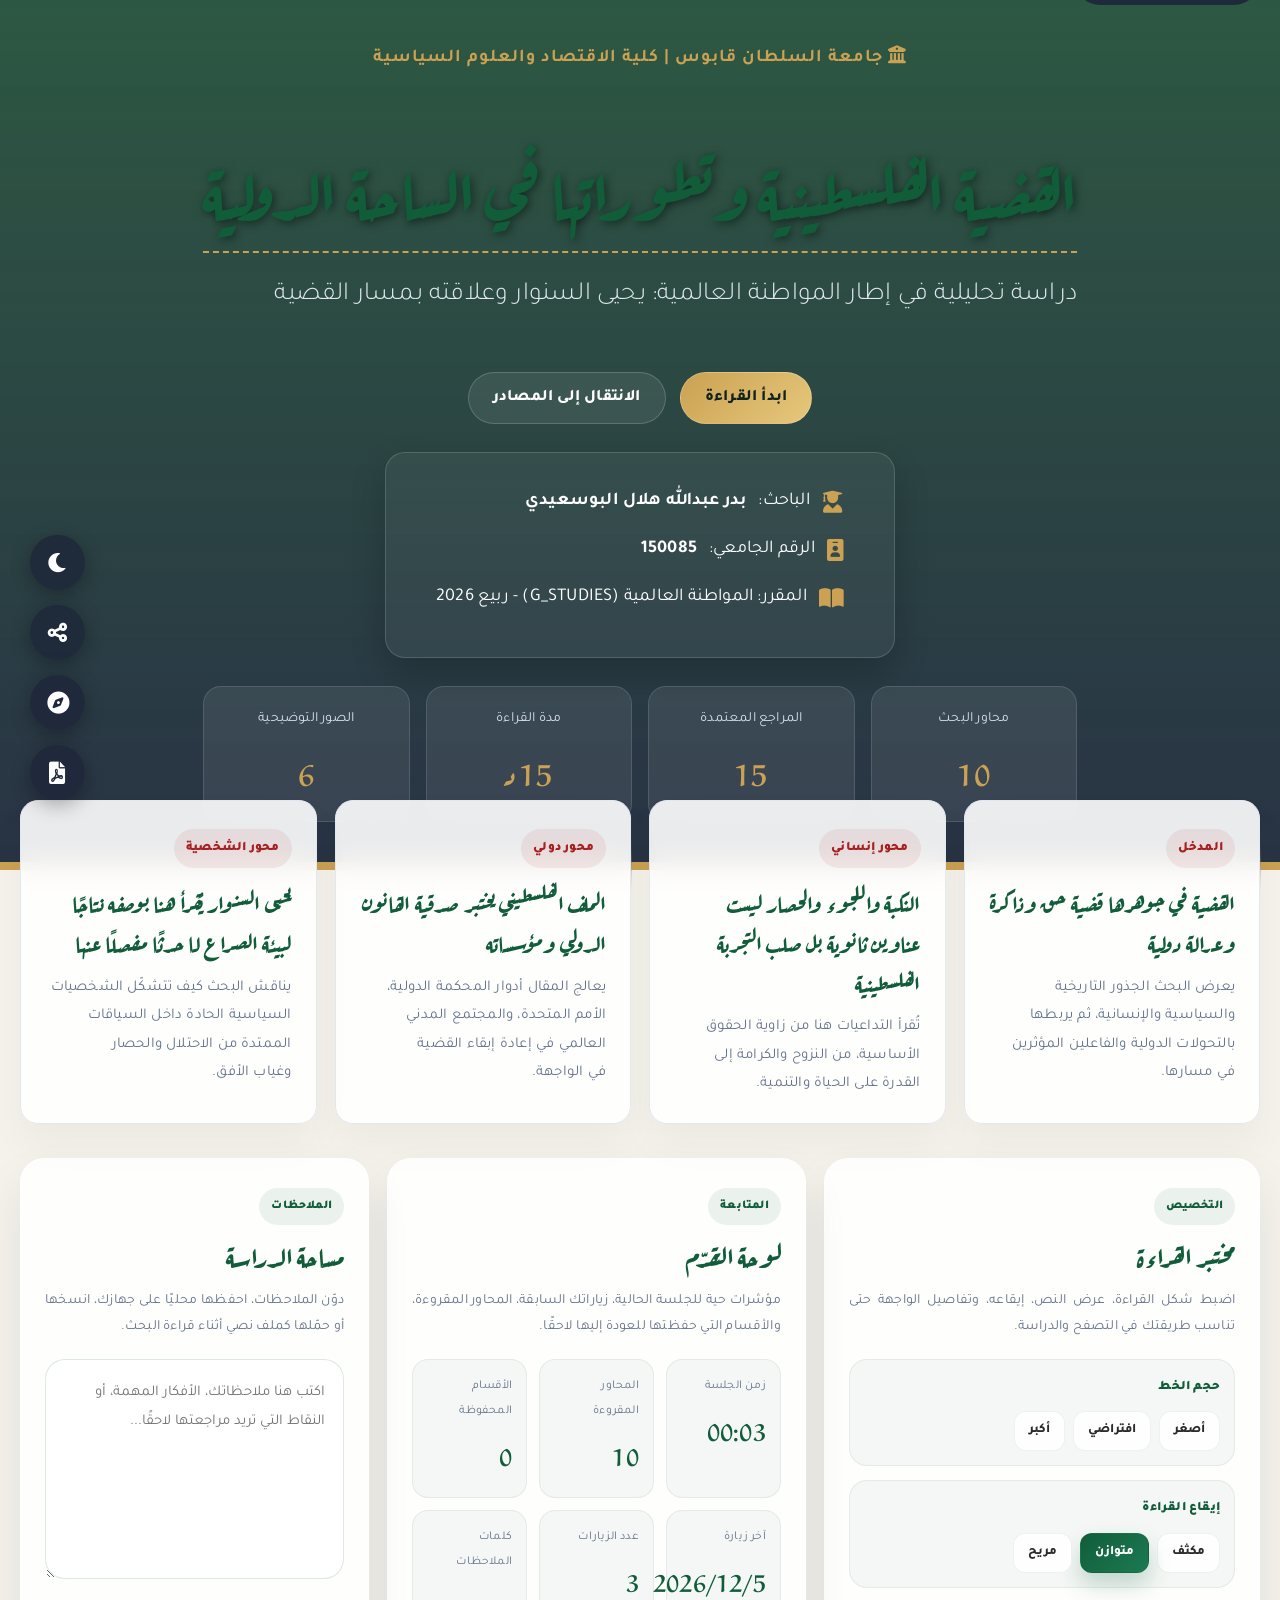
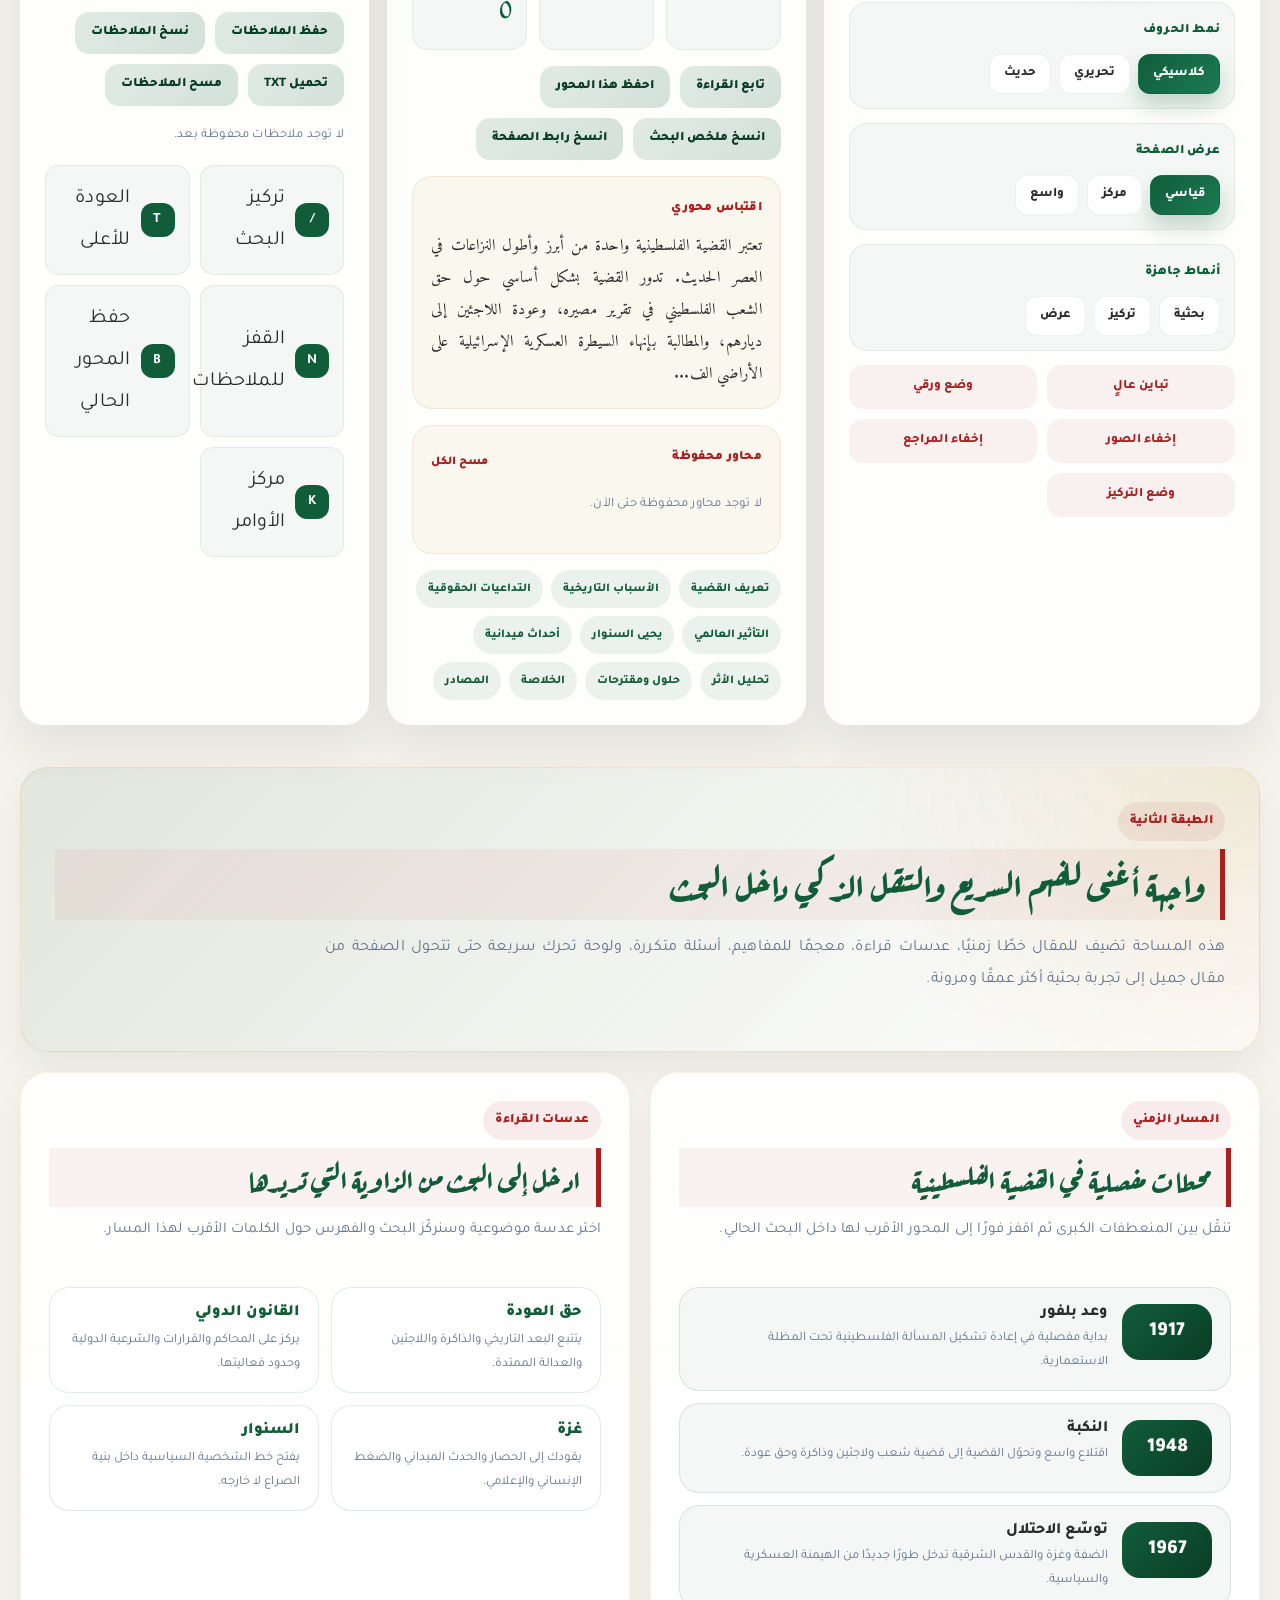
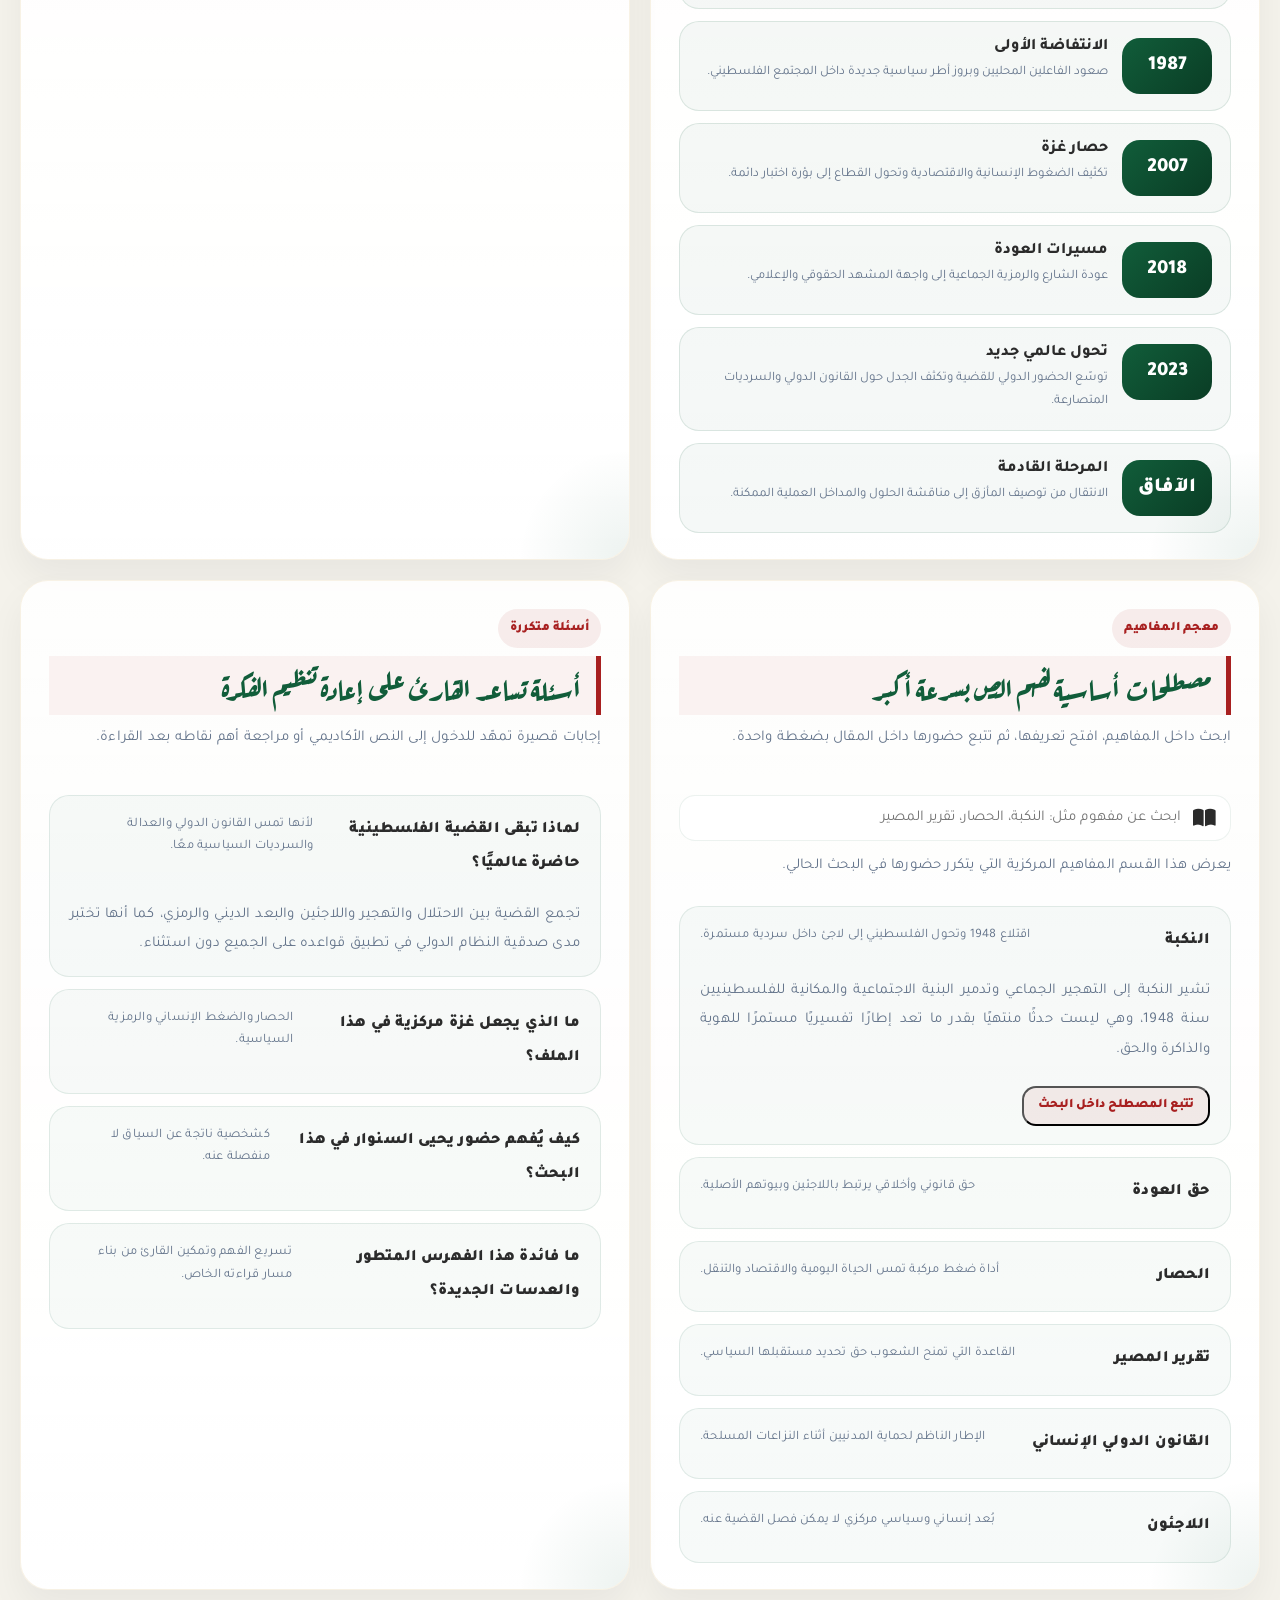
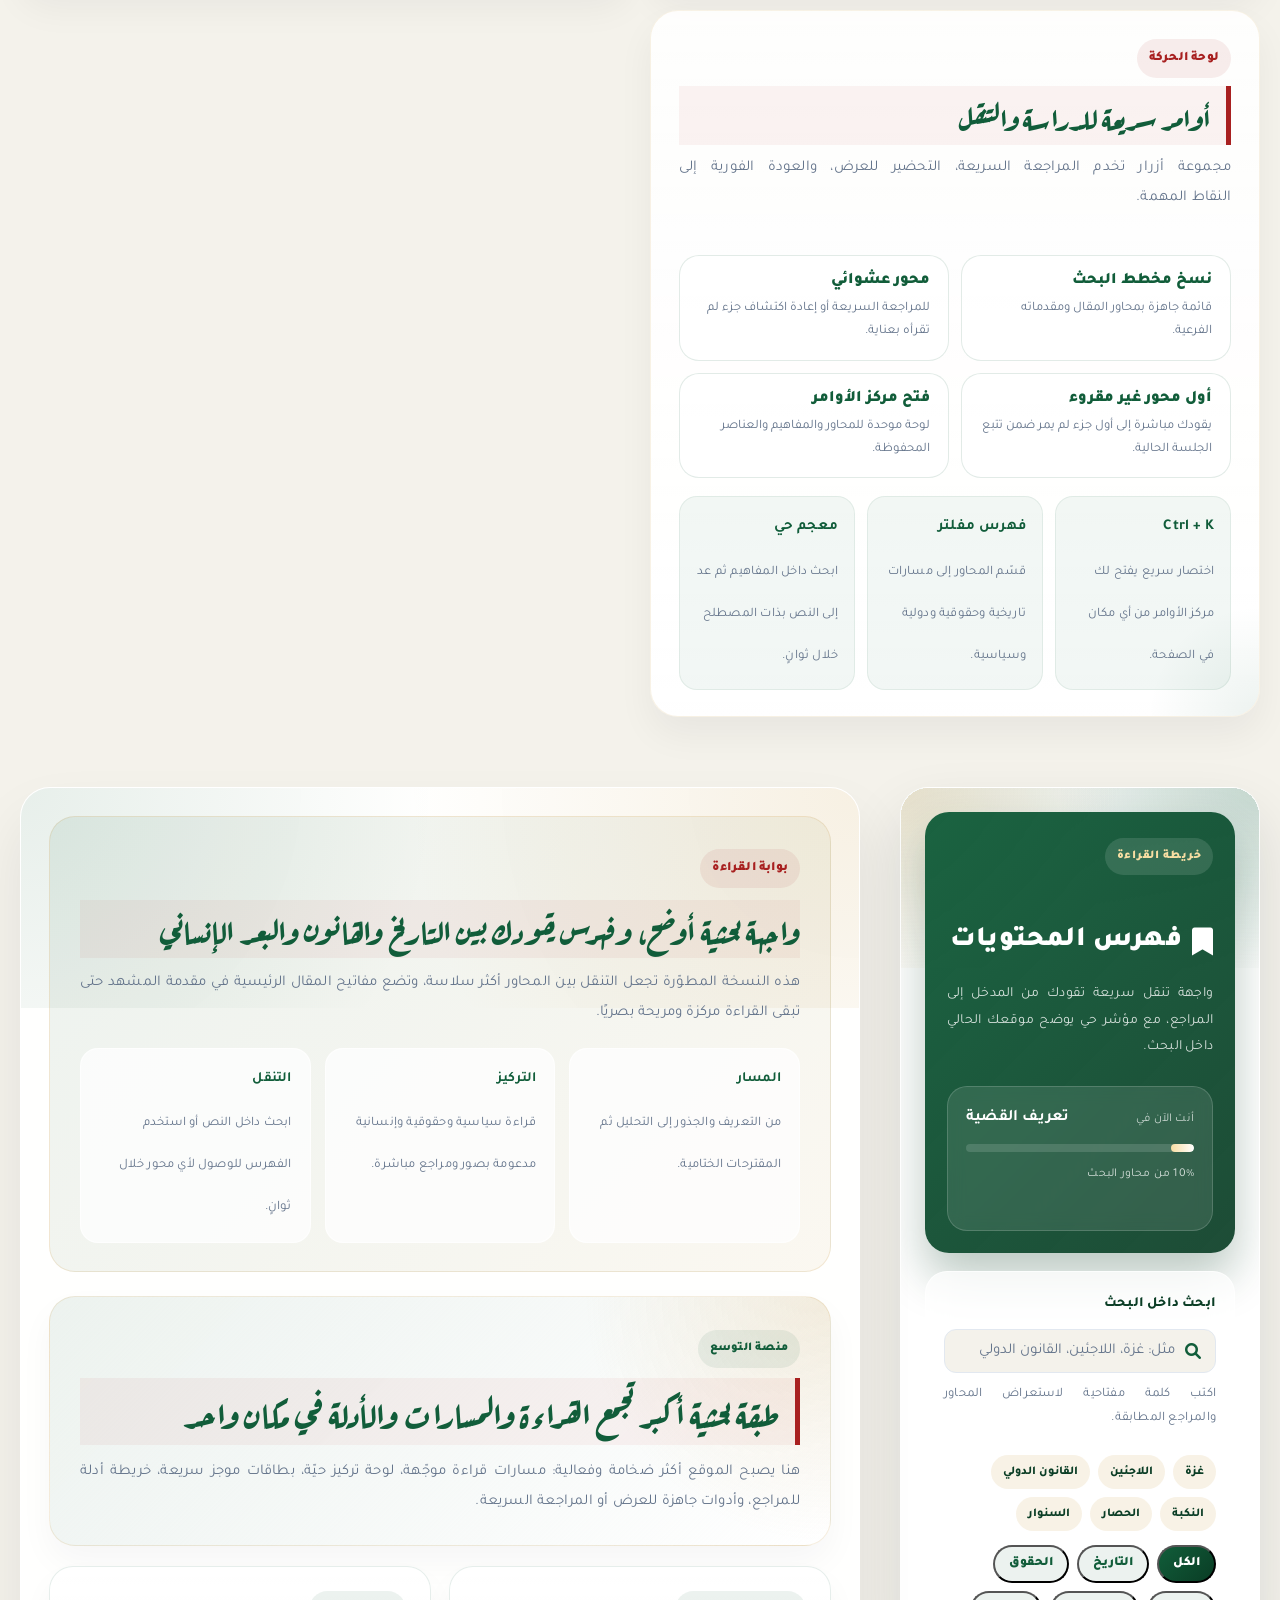
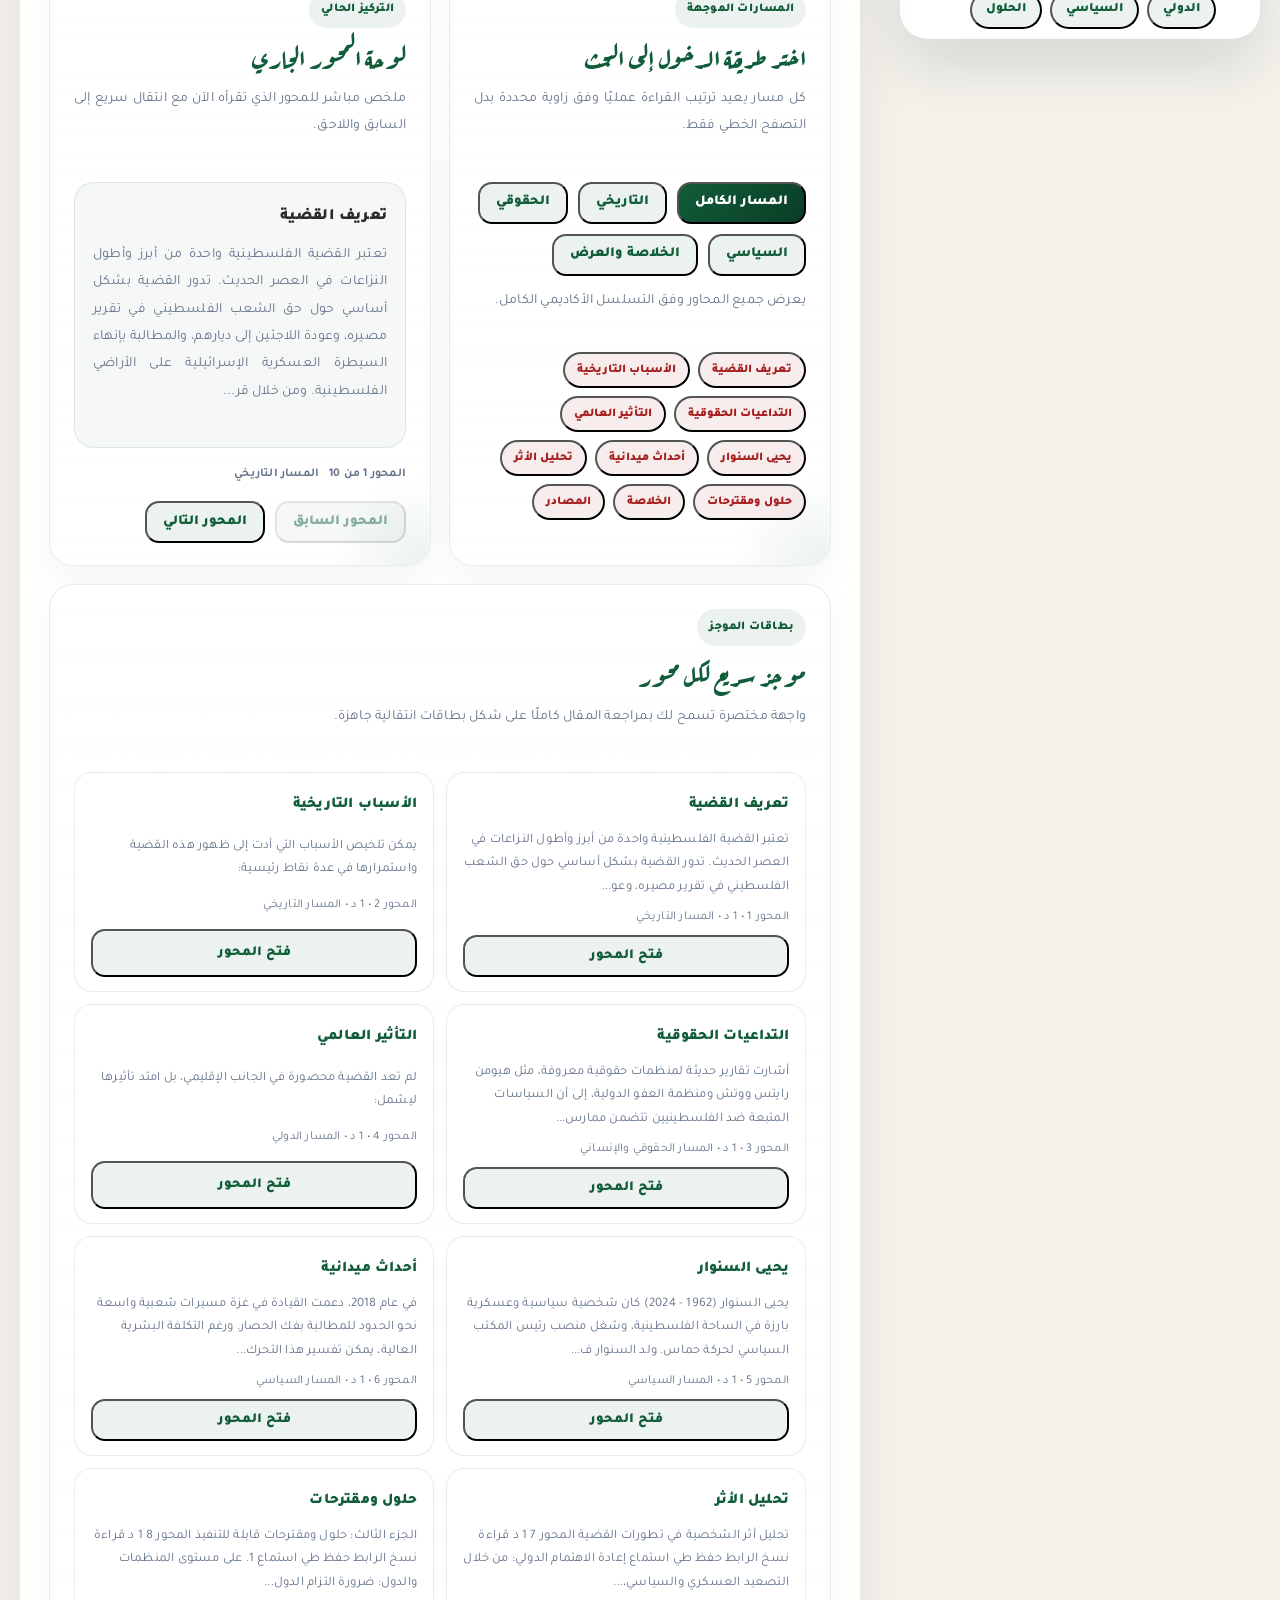
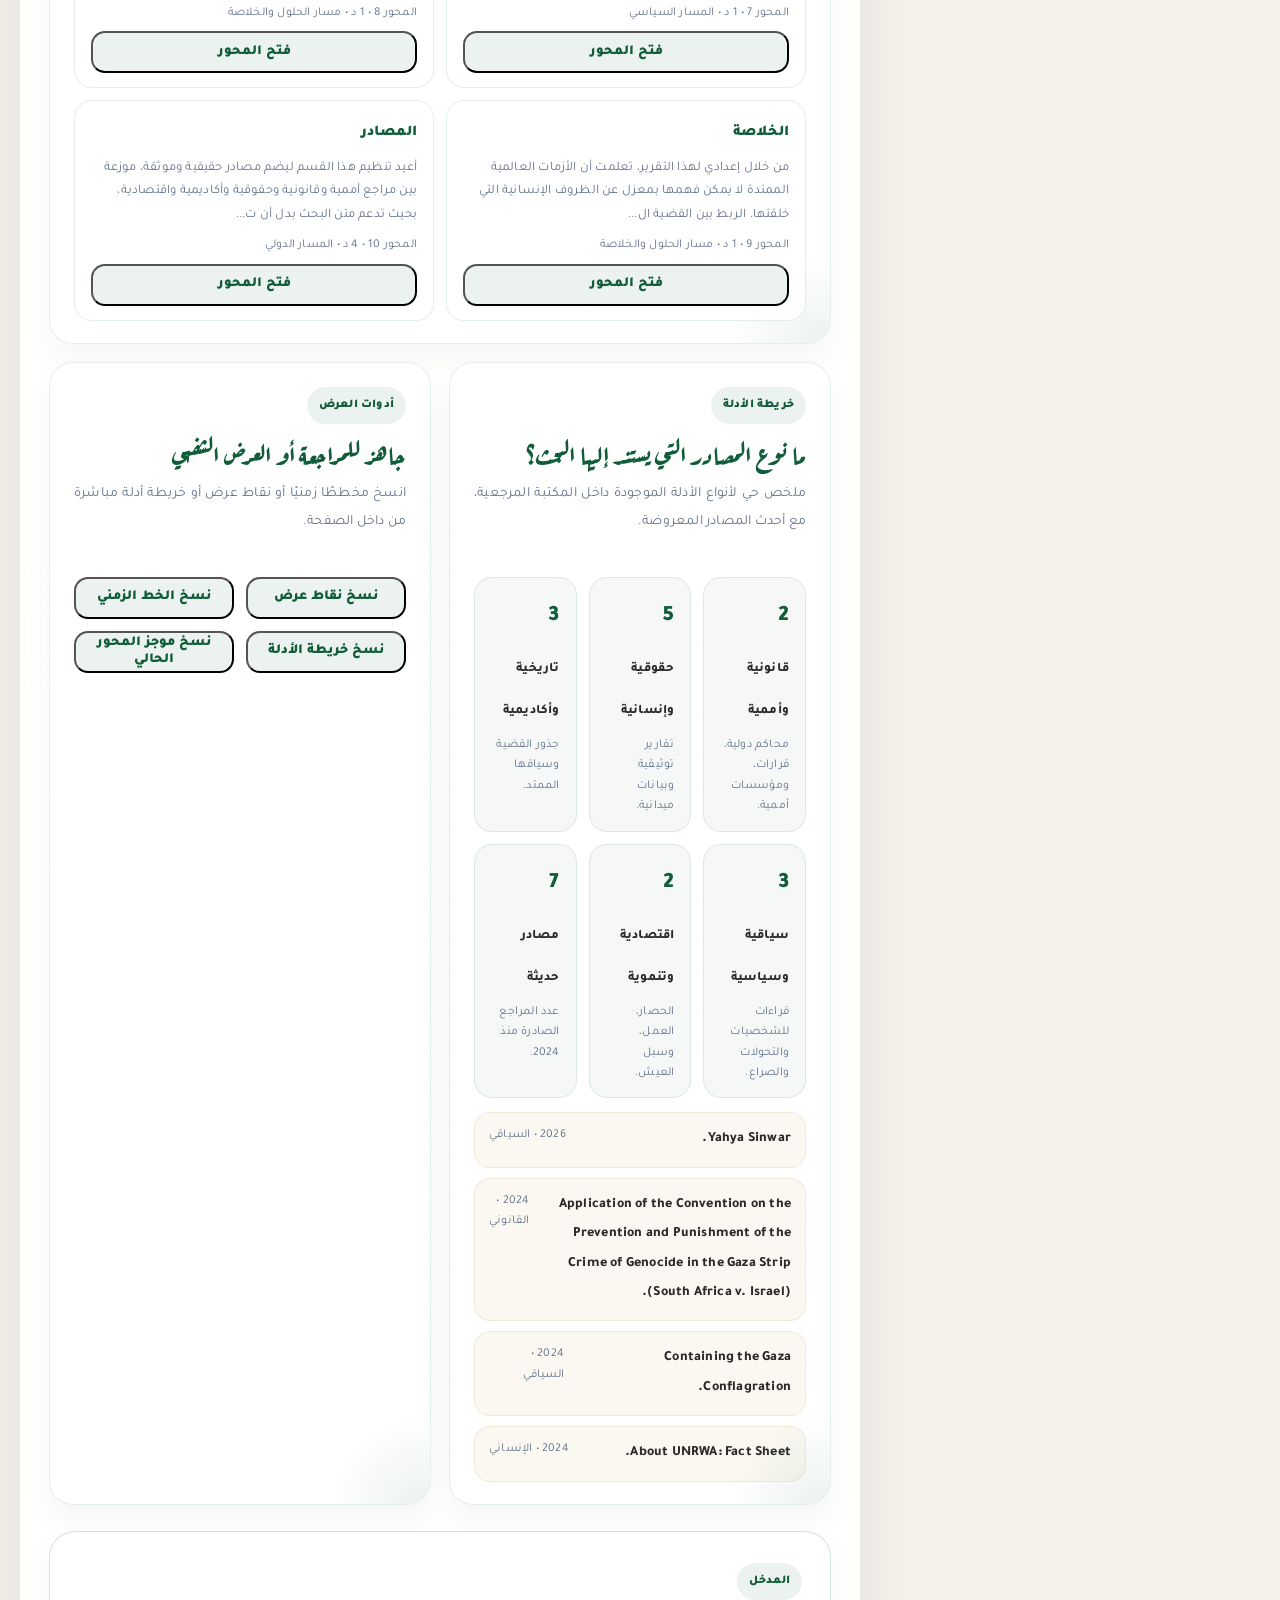
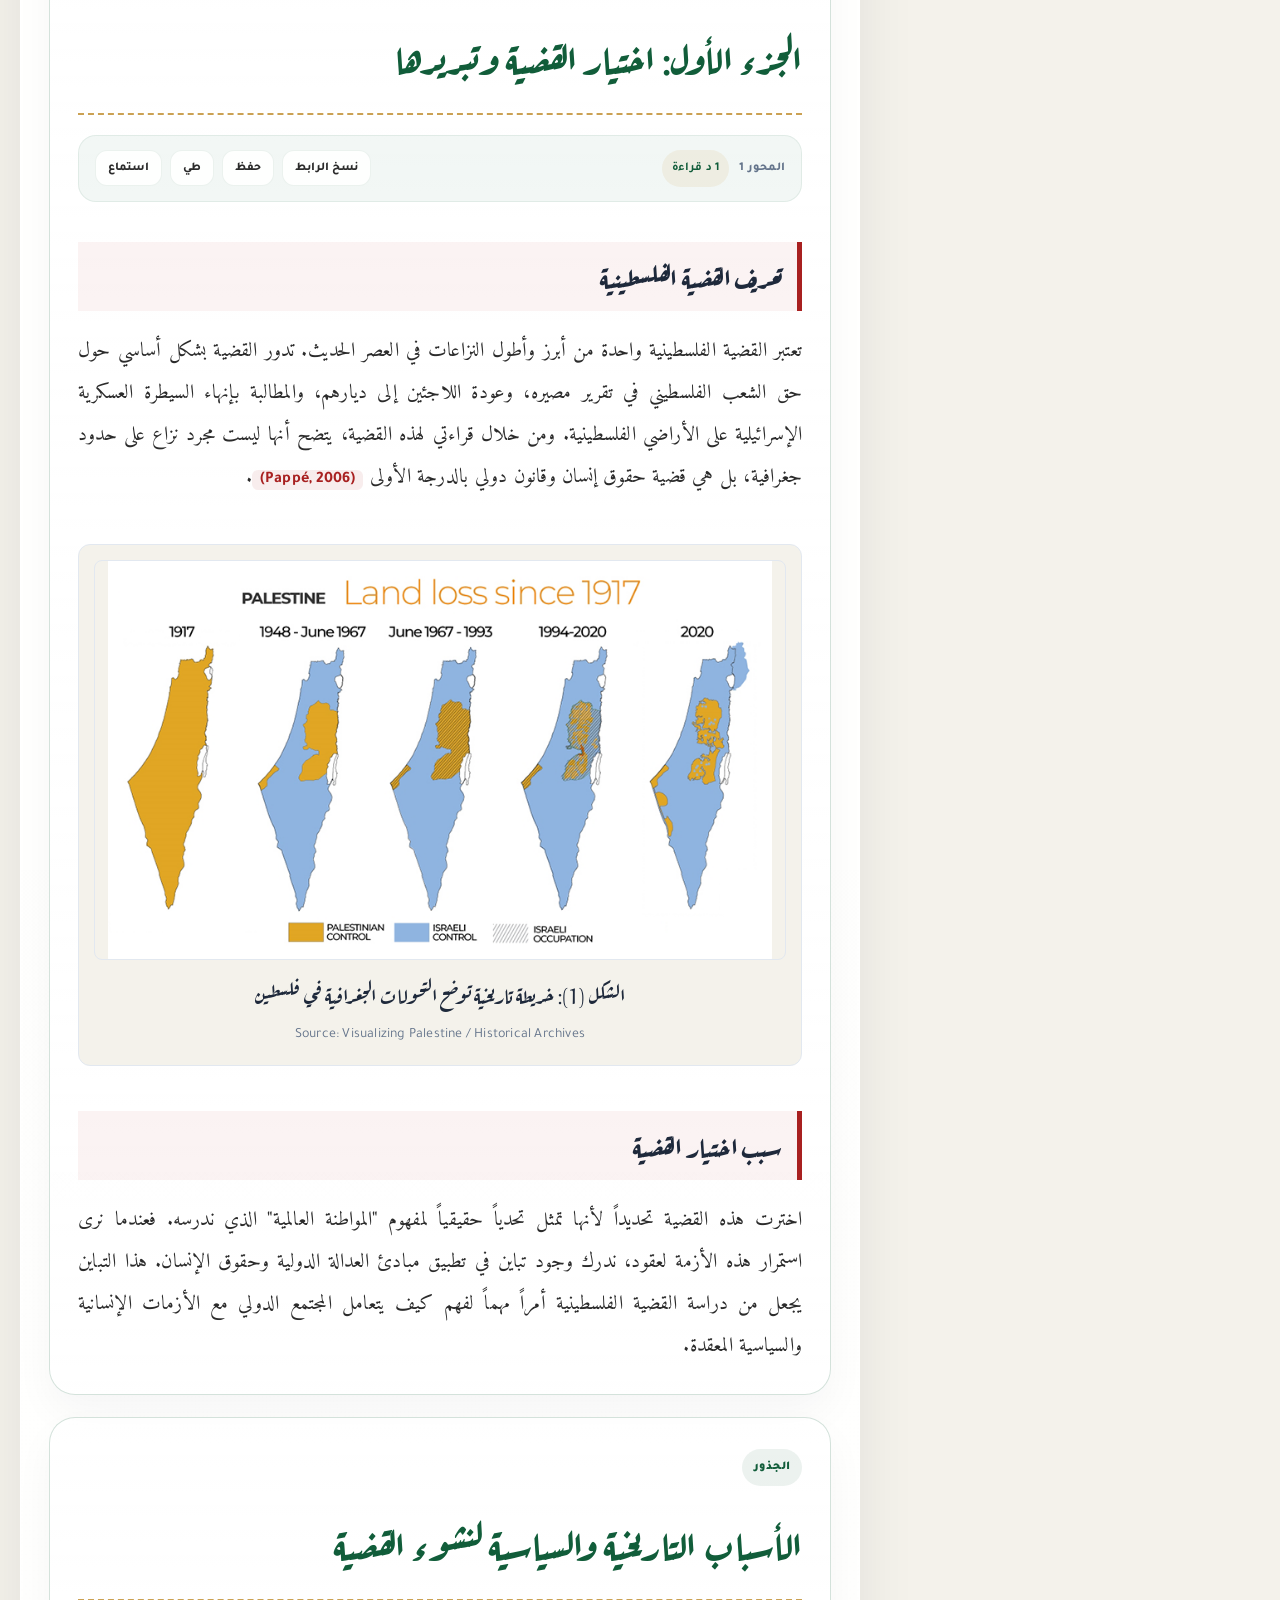
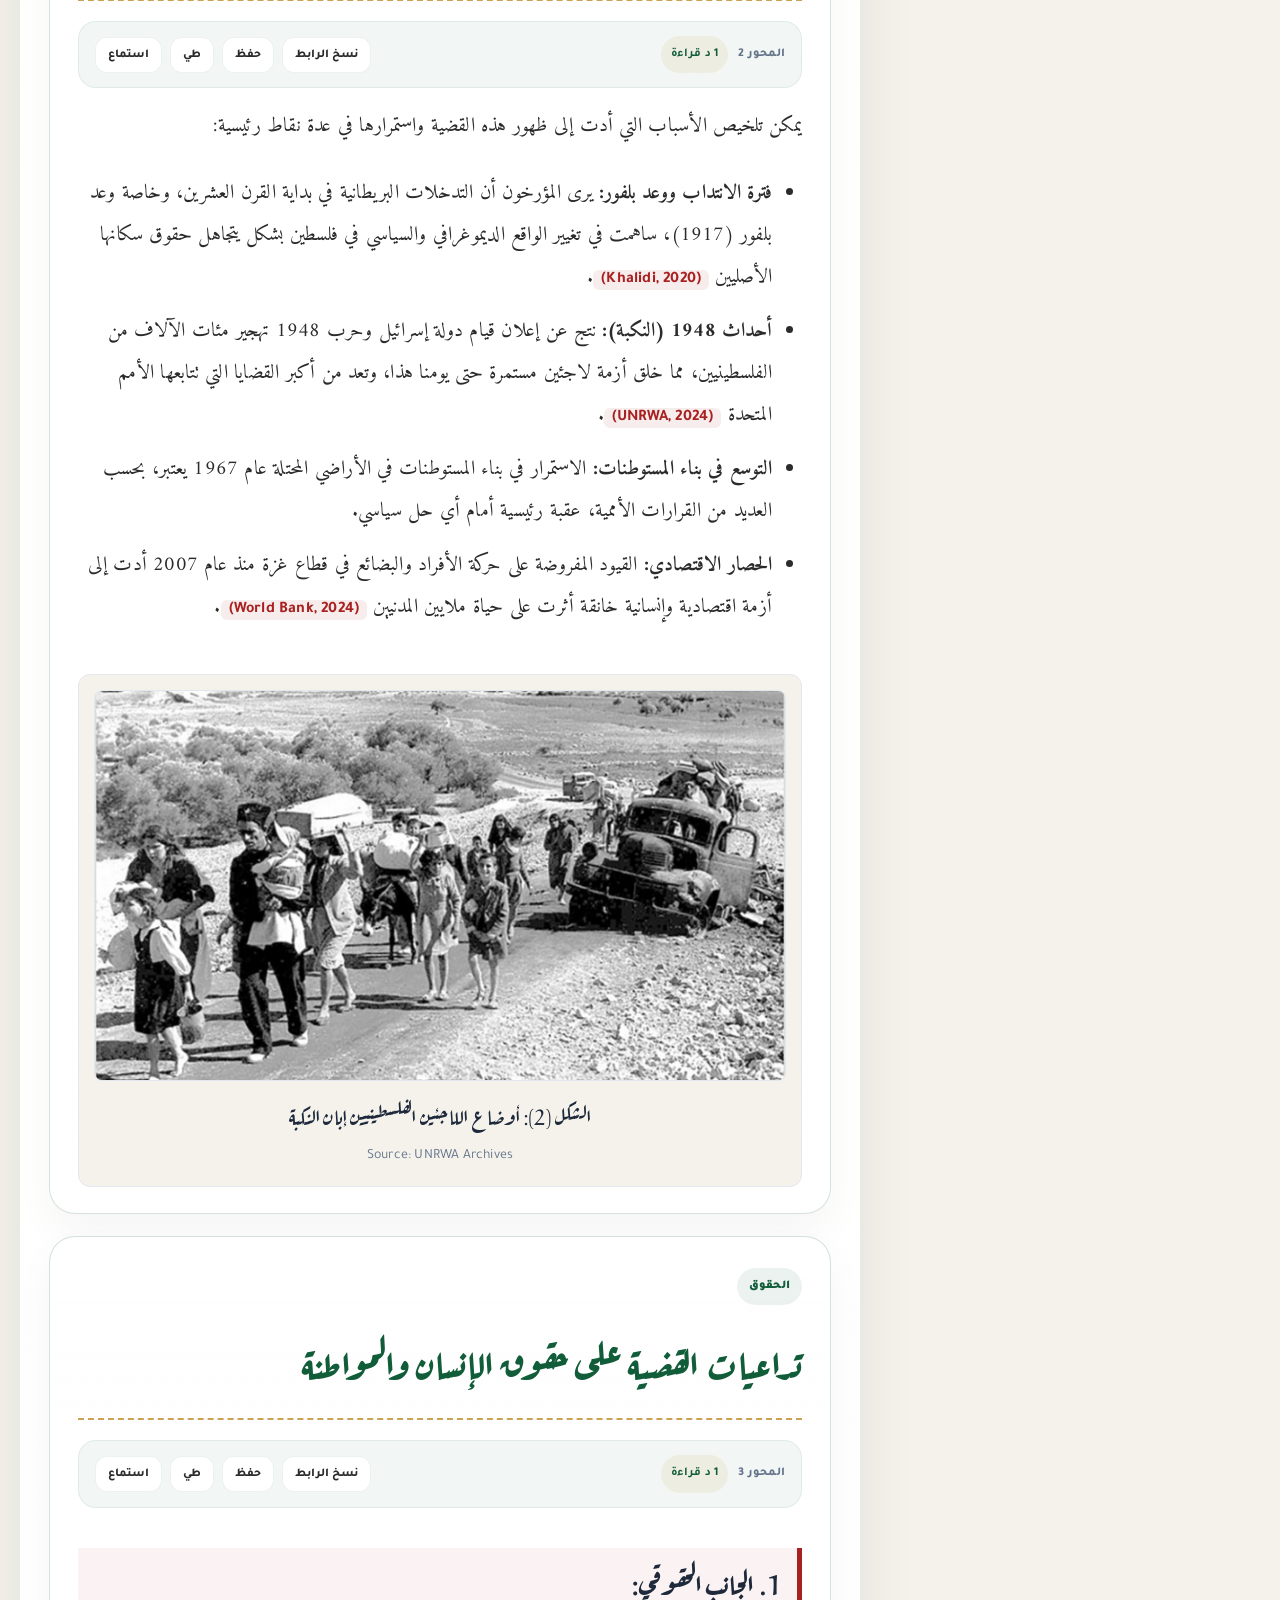
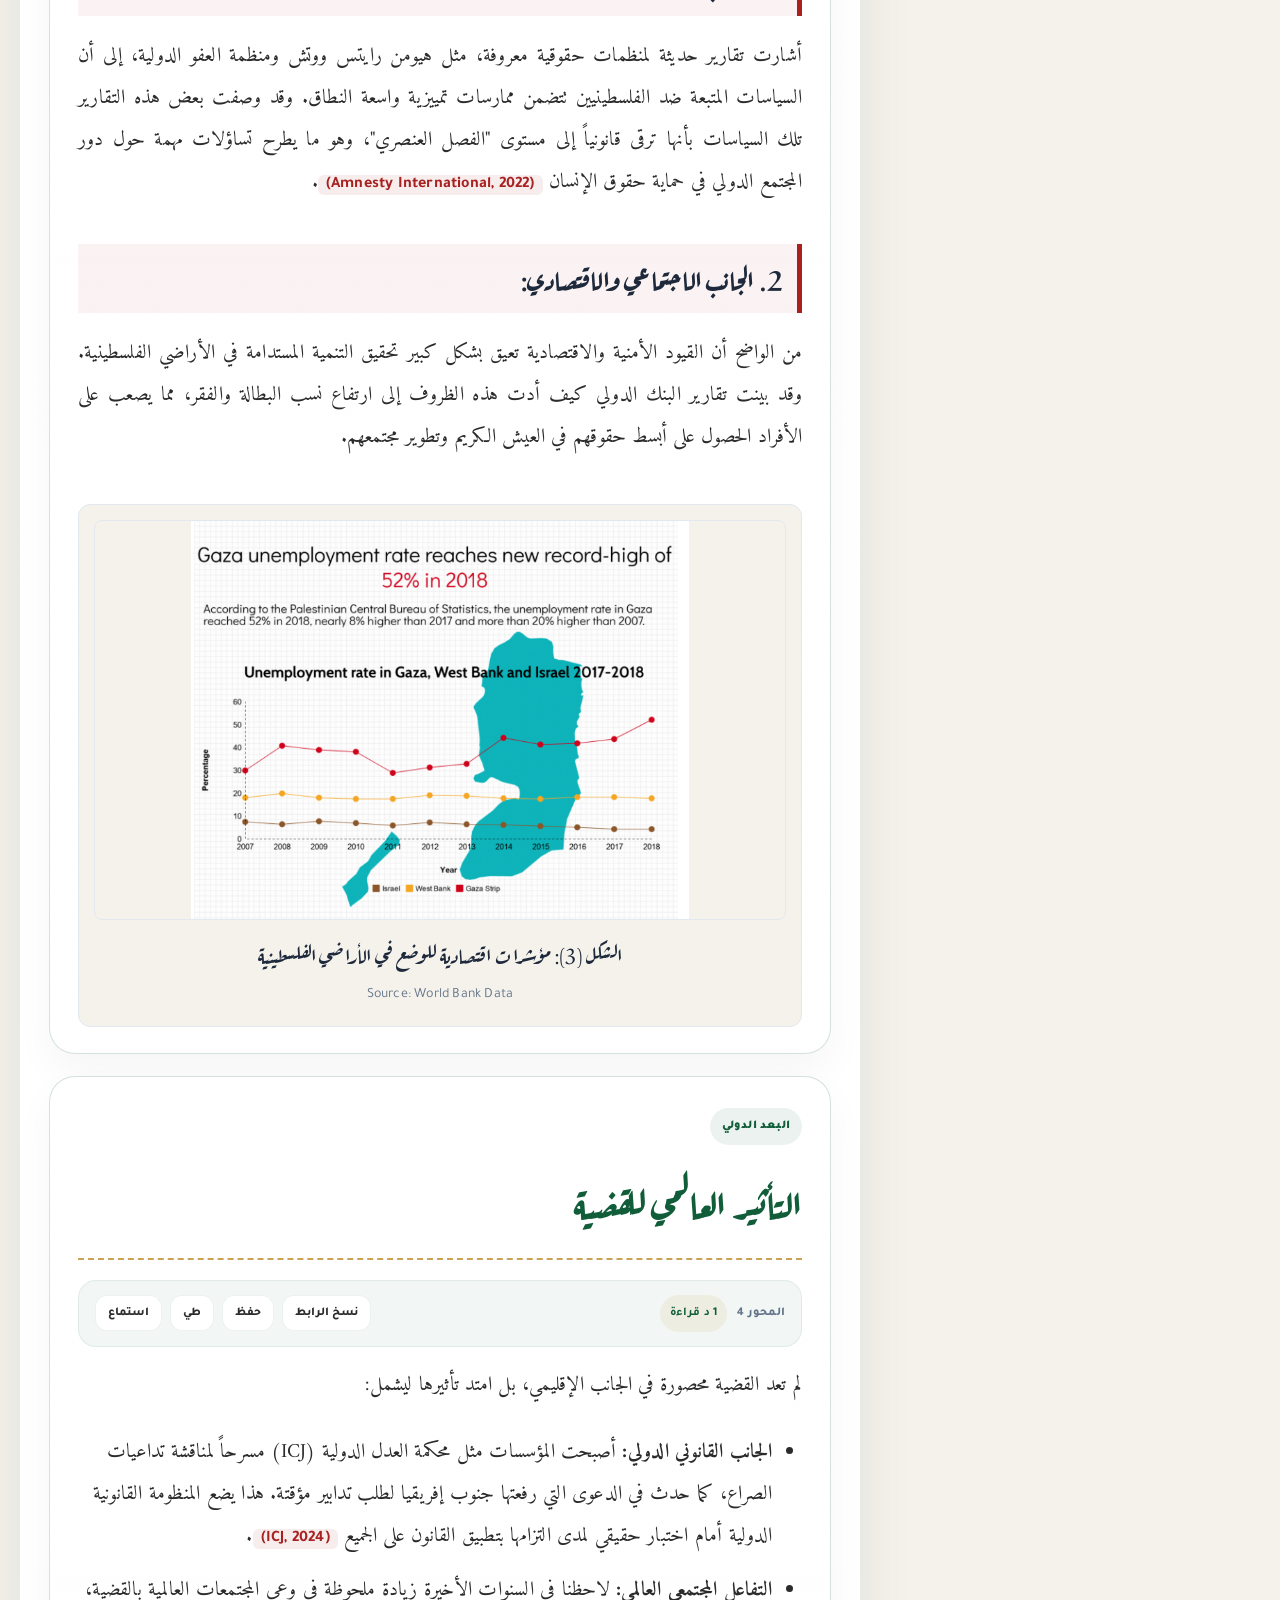
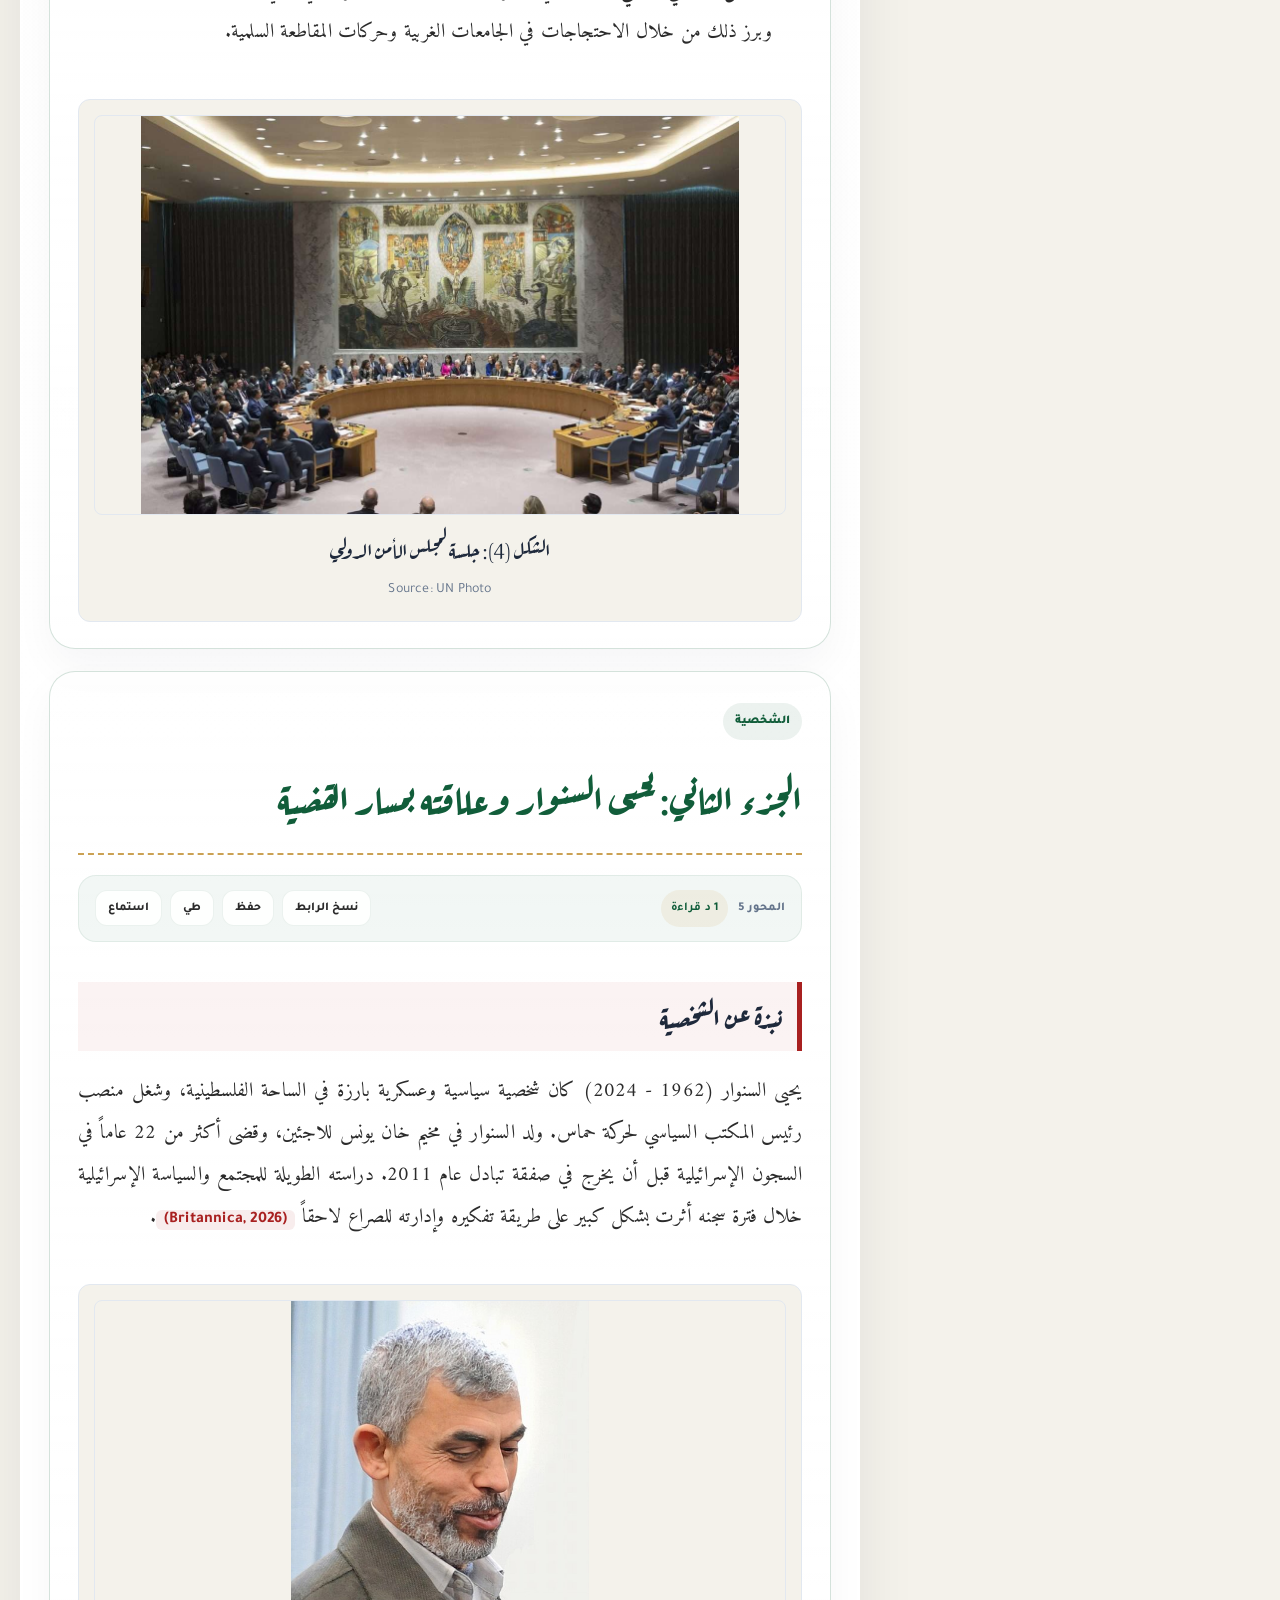
<file: dom-mobile-fix.html>
﻿<!DOCTYPE html>
<html lang="ar" dir="rtl" style="--font-scale: 1;"><head>
    <meta charset="UTF-8">
    <meta name="viewport" content="width=device-width, initial-scale=1.0, maximum-scale=5.0, user-scalable=yes">
    
    <title>البحث الأكاديمي: القضية الفلسطينية - بدر البوسعيدي</title>
    
    <!-- SEO و Open Graph -->
    <meta name="description" content="دراسة تحليلية في إطار المواطنة العالمية: يحيى السنوار وعلاقته بمسار القضية الفلسطينية. بحث أكاديمي محكم.">
    <meta name="theme-color" content="#115d3a">
    <meta name="keywords" content="القضية الفلسطينية, يحيى السنوار, المواطنة العالمية, حقوق الإنسان, الصراع العربي الإسرائيلي">
    <meta name="author" content="بدر عبدالله هلال البوسعيدي">
    <meta property="og:title" content="البحث الأكاديمي: القضية الفلسطينية وتطوراتها">
    <meta property="og:description" content="دراسة تحليلية في إطار المواطنة العالمية.">
    <meta property="og:type" content="article">
    <meta property="og:locale" content="ar_AR">
    
    <!-- الخطوط والأيقونات -->
    <link rel="preconnect" href="https://fonts.googleapis.com">
    <link rel="preconnect" href="https://fonts.gstatic.com" crossorigin="">
    <link href="https://fonts.googleapis.com/css2?family=Amiri:wght@400;700&amp;family=Aref+Ruqaa:wght@400;700&amp;family=Noto+Naskh+Arabic:wght@400;600;700&amp;family=Tajawal:wght@500;700;900&amp;display=swap" rel="stylesheet">
    <link rel="stylesheet" href="https://cdnjs.cloudflare.com/ajax/libs/font-awesome/6.0.0-beta3/css/all.min.css">
    
    <style>
        /* ========== المتغيرات العامة (الوضع الفاتح والداكن) ========== */
        :root {
            --primary: #115d3a;
            --primary-dark: #0a3d25;
            --accent: #a82020;
            --gold: #cba153;
            --dark: #1e293b;
            --bg-site: #f4f2eb; 
            --bg-card: #ffffff;
            --text-main: #2b2b2b;
            --text-light: #64748b;
            --border: #e2e8f0;
            --sidebar-bg: #ffffff;
            --shadow: 0 20px 40px rgba(0,0,0,0.04);
        }

        body.dark-mode {
            --bg-site: #0f172a;
            --bg-card: #1e293b;
            --text-main: #e2e8f0;
            --text-light: #94a3b8;
            --border: #334155;
            --primary: #22c55e;
            --accent: #ef4444;
            --gold: #fbbf24;
            --sidebar-bg: #1e293b;
            --shadow: 0 20px 40px rgba(0,0,0,0.2);
        }

        * { margin: 0; padding: 0; box-sizing: border-box; }
        html { scroll-behavior: smooth; }
        
        body {
            font-family: 'Amiri', serif;
            background-color: var(--bg-site);
            color: var(--text-main);
            line-height: 2.1;
            font-size: calc(20px * var(--font-scale, 1));
            letter-spacing: 0.01em;
            transition: background-color 0.3s ease, color 0.3s ease;
        }
        body.font-modern,
        body.font-modern p,
        body.font-modern li,
        body.font-modern .ref-item,
        body.font-modern .overview-card p,
        body.font-modern .article-bridge p,
        body.font-modern .sidebar,
        body.font-modern .experience-card,
        body.font-modern .insight-card,
        body.font-modern .analysis-card,
        body.font-modern .command-palette-panel {
            font-family: 'Tajawal', sans-serif;
        }
        body.font-editorial,
        body.font-editorial p,
        body.font-editorial li,
        body.font-editorial .ref-item,
        body.font-editorial .overview-card p,
        body.font-editorial .article-bridge p,
        body.font-editorial .sidebar,
        body.font-editorial .experience-card,
        body.font-editorial .insight-card,
        body.font-editorial .analysis-card,
        body.font-editorial .command-palette-panel {
            font-family: 'Noto Naskh Arabic', serif;
        }
        body.reading-compact { line-height: 1.85; }
        body.reading-airy { line-height: 2.35; }
        body.width-narrow .research-dashboard,
        body.width-narrow .experience-hub,
        body.width-narrow .insight-layers,
        body.width-narrow .main-wrapper { max-width: 1180px; }
        body.width-narrow .content-area { max-width: 920px; margin-inline: auto; }
        body.width-wide .research-dashboard,
        body.width-wide .experience-hub,
        body.width-wide .insight-layers,
        body.width-wide .main-wrapper { max-width: 1560px; }
        body.width-wide .content-area { max-width: none; }
        body.images-hidden .figure-container { display: none; }
        body.references-hidden .references-list { display: none; }
        body.focus-mode .sidebar { display: none; }
        body.focus-mode .insight-layers { max-width: 1100px; }
        body.focus-mode .main-wrapper { max-width: 1100px; }
        body.focus-mode .content-area { flex-basis: 100%; }
        body.sepia-mode {
            --bg-site: #efe7d5;
            --bg-card: #fbf6eb;
            --sidebar-bg: #f9f2e6;
            --text-main: #3b2d1f;
            --text-light: #7b664d;
            --border: #d9c3a6;
        }
        body.high-contrast {
            --primary: #0b7a44;
            --accent: #b10000;
            --gold: #e0b33a;
            --text-main: #111827;
            --text-light: #334155;
            --border: #94a3b8;
        }
        ::selection {
            background: rgba(17, 93, 58, 0.18);
            color: #0f172a;
        }

        .skip-link {
            position: absolute;
            top: -48px;
            right: 20px;
            background: var(--dark);
            color: #fff;
            padding: 12px 18px;
            border-radius: 999px;
            font-family: 'Tajawal', sans-serif;
            font-size: 14px;
            text-decoration: none;
            z-index: 10000;
            transition: top 0.2s ease;
        }
        .skip-link:focus { top: 14px; }

        /* ========== شريط تقدم القراءة ========== */
        .progress-container {
            position: fixed; top: 0; left: 0; width: 100%; height: 6px; background: transparent; z-index: 9999;
        }
        .progress-bar {
            height: 100%; background: linear-gradient(90deg, var(--accent), var(--gold), var(--primary)); width: 0%;
            transition: width 0.1s;
        }

        /* ========== الهيرو (Hero Section) ========== */
        .hero-section {
            background: linear-gradient(to bottom, rgba(10, 61, 37, 0.85), rgba(30, 41, 59, 0.95)), 
                        url('https://images.unsplash.com/photo-1541872703-74c5e44368f9?q=80&w=2000&auto=format&fit=crop') center/cover no-repeat fixed;
            color: white;
            min-height: 85vh;
            display: flex;
            align-items: center;
            justify-content: center;
            text-align: center;
            padding: 40px 20px;
            border-bottom: 8px solid var(--gold);
            position: relative;
        }
        
        .hero-content {
            position: relative; z-index: 2; max-width: 1000px; margin: 0 auto;
            opacity: 0; transform: translateY(40px); animation: fadeUp 0.8s ease-out forwards;
        }
        @keyframes fadeUp { to { opacity: 1; transform: translateY(0); } }
        
        .hero-uni {
            font-family: 'Tajawal', sans-serif; font-size: 18px; font-weight: 700; color: var(--gold);
            margin-bottom: 30px; letter-spacing: 1px;
        }
        .hero-title {
            font-family: 'Aref Ruqaa', serif; 
            font-size: clamp(45px, 6vw, 70px); 
            font-weight: 700; 
            line-height: 1.4; 
            margin-bottom: 15px; 
            text-shadow: 2px 2px 10px rgba(0,0,0,0.5);
        }
        .hero-subtitle {
            font-family: 'Tajawal', sans-serif; 
            font-size: clamp(20px, 3vw, 26px); 
            font-weight: 300; 
            color: #e2e8f0; 
            margin-bottom: 50px; 
        }

        .hero-actions {
            display: flex;
            justify-content: center;
            flex-wrap: wrap;
            gap: 14px;
            margin-bottom: 28px;
        }
        .hero-btn {
            display: inline-flex;
            align-items: center;
            justify-content: center;
            min-height: 52px;
            padding: 0 24px;
            border-radius: 999px;
            border: 1px solid rgba(255,255,255,0.18);
            text-decoration: none;
            font-family: 'Tajawal', sans-serif;
            font-size: 16px;
            font-weight: 800;
            transition: transform 0.25s ease, background-color 0.25s ease, color 0.25s ease;
        }
        .hero-btn:hover { transform: translateY(-2px); }
        .hero-btn-primary {
            background: linear-gradient(135deg, var(--gold), #e6c87b);
            color: #11231b;
        }
        .hero-btn-secondary {
            background: rgba(255,255,255,0.08);
            color: #fff;
        }
        
        .student-badge {
            background: rgba(255, 255, 255, 0.05); backdrop-filter: blur(12px);
            border: 1px solid rgba(255, 255, 255, 0.15); border-radius: 20px;
            padding: 30px 50px; display: inline-block; text-align: right;
            box-shadow: 0 15px 35px rgba(0,0,0,0.2);
        }
        .student-badge p {
            font-family: 'Tajawal', sans-serif; margin-bottom: 10px; font-size: 18px;
            display: flex; align-items: center; gap: 12px;
        }
        .student-badge i { color: var(--gold); font-size: 22px;}

        .hero-metrics {
            margin-top: 28px;
            display: grid;
            grid-template-columns: repeat(4, minmax(0, 1fr));
            gap: 16px;
        }
        .metric-card {
            padding: 18px 16px;
            border-radius: 18px;
            background: rgba(255,255,255,0.08);
            border: 1px solid rgba(255,255,255,0.12);
            backdrop-filter: blur(12px);
        }
        .metric-card span {
            display: block;
            font-family: 'Tajawal', sans-serif;
            font-size: 14px;
            color: #d7dfeb;
            margin-bottom: 6px;
        }
        .metric-card strong {
            font-family: 'Aref Ruqaa', serif;
            font-size: 30px;
            color: var(--gold);
        }

        .research-dashboard {
            max-width: 1400px;
            margin: -70px auto 0;
            padding: 0 20px;
            position: relative;
            z-index: 3;
        }
        .dashboard-grid {
            display: grid;
            grid-template-columns: repeat(4, minmax(0, 1fr));
            gap: 18px;
        }
        .overview-card {
            padding: 24px;
            border-radius: 18px;
            background: rgba(255,255,255,0.9);
            border: 1px solid var(--border);
            box-shadow: var(--shadow);
            backdrop-filter: blur(14px);
        }
        body.dark-mode .overview-card {
            background: rgba(30, 41, 59, 0.92);
        }
        .overview-kicker {
            display: inline-flex;
            margin-bottom: 14px;
            font-family: 'Tajawal', sans-serif;
            font-size: 13px;
            font-weight: 900;
            color: var(--accent);
            background: rgba(168, 32, 32, 0.08);
            border-radius: 999px;
            padding: 6px 12px;
        }
        .overview-card h2 {
            margin: 0 0 12px;
            padding: 0;
            border: 0;
            background: transparent;
            color: var(--primary);
            font-size: 24px;
            line-height: 1.65;
        }
        .overview-card p {
            margin-bottom: 0;
            font-family: 'Tajawal', sans-serif;
            font-size: 15px;
            color: var(--text-light);
            text-align: right;
            line-height: 1.9;
        }

        .experience-hub {
            max-width: 1400px;
            margin: 34px auto 0;
            padding: 0 20px;
        }
        .experience-grid {
            display: grid;
            grid-template-columns: 1.25fr 1.2fr 1fr;
            gap: 18px;
        }
        .experience-card {
            padding: 24px;
            border-radius: 24px;
            border: 1px solid rgba(255, 255, 255, 0.7);
            background: rgba(255, 255, 255, 0.88);
            box-shadow: 0 22px 46px rgba(15, 23, 42, 0.08);
            backdrop-filter: blur(14px);
        }
        body.dark-mode .experience-card {
            background: rgba(30, 41, 59, 0.88);
            border-color: rgba(148, 163, 184, 0.12);
            box-shadow: 0 22px 42px rgba(2, 6, 23, 0.24);
        }
        .experience-card-head {
            margin-bottom: 18px;
        }
        .experience-card-head h2 {
            margin: 8px 0 10px;
            padding: 0;
            border: 0;
            background: transparent;
            color: var(--primary);
            font-size: 28px;
            line-height: 1.6;
        }
        .experience-card-head p {
            margin-bottom: 0;
            font-family: 'Tajawal', sans-serif;
            font-size: 14px;
            color: var(--text-light);
            line-height: 1.9;
        }
        .experience-kicker {
            display: inline-flex;
            align-items: center;
            padding: 6px 12px;
            border-radius: 999px;
            background: rgba(17, 93, 58, 0.08);
            color: var(--primary);
            font-family: 'Tajawal', sans-serif;
            font-size: 12px;
            font-weight: 900;
        }
        .control-stack {
            display: grid;
            gap: 14px;
        }
        .control-group {
            padding: 14px;
            border-radius: 18px;
            background: rgba(17, 93, 58, 0.04);
            border: 1px solid rgba(17, 93, 58, 0.08);
        }
        body.dark-mode .control-group {
            background: rgba(15, 23, 42, 0.56);
            border-color: rgba(148, 163, 184, 0.12);
        }
        .control-group > span {
            display: block;
            margin-bottom: 10px;
            font-family: 'Tajawal', sans-serif;
            font-size: 13px;
            font-weight: 900;
            color: var(--primary);
        }
        .control-actions {
            display: flex;
            flex-wrap: wrap;
            gap: 8px;
        }
        .control-btn,
        .utility-btn,
        .ref-utility-btn,
        .text-btn,
        .toggle-chip,
        .section-tool-btn,
        .jump-chip,
        .bookmark-chip,
        .keyword-chip {
            border: none;
            cursor: pointer;
            font-family: 'Tajawal', sans-serif;
            transition: transform 0.2s ease, background-color 0.2s ease, color 0.2s ease, box-shadow 0.2s ease;
        }
        .control-btn {
            min-height: 40px;
            padding: 0 14px;
            border-radius: 12px;
            background: rgba(255, 255, 255, 0.92);
            border: 1px solid rgba(17, 93, 58, 0.08);
            color: var(--text-main);
            font-size: 13px;
            font-weight: 800;
        }
        body.dark-mode .control-btn {
            background: rgba(30, 41, 59, 0.92);
            border-color: rgba(148, 163, 184, 0.12);
        }
        .control-btn:hover,
        .utility-btn:hover,
        .ref-utility-btn:hover,
        .toggle-chip:hover,
        .section-tool-btn:hover,
        .jump-chip:hover,
        .bookmark-chip:hover,
        .keyword-chip:hover {
            transform: translateY(-2px);
        }
        .control-btn.is-active,
        .toggle-chip.is-active {
            background: linear-gradient(135deg, var(--primary), #1c7a52);
            color: #fff;
            box-shadow: 0 12px 22px rgba(17, 93, 58, 0.22);
        }
        .toggle-grid {
            display: grid;
            grid-template-columns: repeat(2, minmax(0, 1fr));
            gap: 10px;
        }
        .toggle-chip {
            min-height: 44px;
            padding: 0 14px;
            border-radius: 14px;
            background: rgba(168, 32, 32, 0.06);
            color: var(--accent);
            font-size: 13px;
            font-weight: 800;
        }
        .status-grid {
            display: grid;
            grid-template-columns: repeat(3, minmax(0, 1fr));
            gap: 12px;
            margin-bottom: 16px;
        }
        .status-item {
            padding: 14px;
            border-radius: 16px;
            background: rgba(17, 93, 58, 0.04);
            border: 1px solid rgba(17, 93, 58, 0.08);
        }
        body.dark-mode .status-item {
            background: rgba(15, 23, 42, 0.56);
            border-color: rgba(148, 163, 184, 0.12);
        }
        .status-item span {
            display: block;
            margin-bottom: 6px;
            font-family: 'Tajawal', sans-serif;
            font-size: 12px;
            color: var(--text-light);
        }
        .status-item strong {
            font-family: 'Aref Ruqaa', serif;
            font-size: 24px;
            color: var(--primary);
        }
        .status-actions,
        .notes-actions {
            display: flex;
            flex-wrap: wrap;
            gap: 10px;
            margin-bottom: 16px;
        }
        .utility-btn,
        .ref-utility-btn {
            min-height: 42px;
            padding: 0 16px;
            border-radius: 14px;
            background: linear-gradient(135deg, rgba(17, 93, 58, 0.12), rgba(17, 93, 58, 0.18));
            color: var(--primary-dark);
            font-size: 13px;
            font-weight: 900;
        }
        body.dark-mode .utility-btn,
        body.dark-mode .ref-utility-btn {
            color: #e2e8f0;
            background: rgba(34, 197, 94, 0.12);
        }
        .quote-spotlight,
        .bookmark-panel {
            margin-bottom: 16px;
            padding: 18px;
            border-radius: 20px;
            background: rgba(203, 161, 83, 0.08);
            border: 1px solid rgba(203, 161, 83, 0.18);
        }
        body.dark-mode .quote-spotlight,
        body.dark-mode .bookmark-panel {
            background: rgba(251, 191, 36, 0.08);
            border-color: rgba(251, 191, 36, 0.16);
        }
        .quote-spotlight span,
        .bookmark-panel-head strong {
            display: block;
            margin-bottom: 8px;
            font-family: 'Tajawal', sans-serif;
            font-size: 13px;
            font-weight: 900;
            color: var(--accent);
        }
        .quote-spotlight p {
            margin-bottom: 0;
            font-size: 16px;
            line-height: 2;
        }
        .bookmark-panel-head {
            display: flex;
            justify-content: space-between;
            gap: 12px;
            align-items: center;
            margin-bottom: 12px;
        }
        .text-btn {
            background: transparent;
            color: var(--accent);
            font-size: 12px;
            font-weight: 900;
            padding: 0;
        }
        .jump-chip-list,
        .bookmark-chip-list,
        .keyword-chip-list {
            display: flex;
            flex-wrap: wrap;
            gap: 8px;
        }
        .jump-chip,
        .bookmark-chip,
        .keyword-chip {
            min-height: 38px;
            padding: 0 12px;
            border-radius: 999px;
            background: rgba(17, 93, 58, 0.08);
            color: var(--primary);
            font-size: 12px;
            font-weight: 800;
        }
        .keyword-chip-list { margin-top: 12px; }
        .keyword-chip {
            min-height: 34px;
            background: rgba(203, 161, 83, 0.14);
            color: var(--primary-dark);
        }
        .notes-textarea {
            width: 100%;
            min-height: 220px;
            resize: vertical;
            border: 1px solid rgba(17, 93, 58, 0.14);
            border-radius: 20px;
            padding: 18px;
            background: rgba(255, 255, 255, 0.84);
            color: var(--text-main);
            font-family: 'Tajawal', sans-serif;
            font-size: 15px;
            line-height: 1.95;
            margin-bottom: 16px;
        }
        body.dark-mode .notes-textarea {
            background: rgba(15, 23, 42, 0.62);
            border-color: rgba(148, 163, 184, 0.14);
            color: var(--text-main);
        }
        .notes-status {
            margin-bottom: 16px;
            font-family: 'Tajawal', sans-serif;
            font-size: 13px;
            color: var(--text-light);
        }
        .shortcut-list {
            display: grid;
            grid-template-columns: repeat(2, minmax(0, 1fr));
            gap: 10px;
        }
        .shortcut-list div {
            display: flex;
            align-items: center;
            gap: 10px;
            padding: 12px 14px;
            border-radius: 14px;
            background: rgba(17, 93, 58, 0.04);
            border: 1px solid rgba(17, 93, 58, 0.08);
            font-family: 'Tajawal', sans-serif;
        }
        .shortcut-list strong {
            min-width: 34px;
            height: 34px;
            display: inline-flex;
            align-items: center;
            justify-content: center;
            border-radius: 12px;
            background: var(--primary);
            color: #fff;
            font-size: 14px;
        }

        /* ========== الهيكل الرئيسي: سايدبار + محتوى ========== */
        .main-wrapper {
            display: flex;
            flex-wrap: wrap;
            align-items: flex-start;
            max-width: 1400px;
            margin: 0 auto;
            padding: 60px 20px;
            gap: 40px;
        }

        /* السايدبار (الفهرس الجانبي) */
        .sidebar {
            position: sticky;
            top: 24px;
            flex: 1 1 320px;
            max-width: 360px;
            max-height: calc(100vh - 48px);
            overflow: auto;
            padding: 24px;
            border-radius: 28px;
            background:
                linear-gradient(180deg, rgba(17, 93, 58, 0.08), rgba(255, 255, 255, 0.98) 180px),
                var(--sidebar-bg);
            border: 1px solid rgba(255, 255, 255, 0.7);
            box-shadow: 0 28px 60px rgba(15, 23, 42, 0.12);
            font-family: 'Tajawal', sans-serif;
            transition: background-color 0.3s, border-color 0.3s, box-shadow 0.3s;
        }
        body.dark-mode .sidebar {
            background:
                linear-gradient(180deg, rgba(34, 197, 94, 0.1), rgba(30, 41, 59, 0.96) 180px),
                var(--sidebar-bg);
            border-color: rgba(148, 163, 184, 0.14);
            box-shadow: 0 26px 50px rgba(2, 6, 23, 0.35);
        }
        .sidebar::before {
            content: "";
            position: absolute;
            inset: 0 0 auto 0;
            height: 180px;
            background:
                radial-gradient(circle at top left, rgba(203, 161, 83, 0.24), transparent 55%),
                radial-gradient(circle at top right, rgba(17, 93, 58, 0.18), transparent 50%);
            pointer-events: none;
        }
        .sidebar > * {
            position: relative;
            z-index: 1;
        }
        .sidebar-stack {
            display: grid;
            gap: 18px;
        }
        .sidebar-stack > * {
            margin: 0;
        }
        .sidebar-panel {
            margin-bottom: 18px;
            padding: 22px;
            border-radius: 24px;
            background: linear-gradient(135deg, rgba(17, 93, 58, 0.96), rgba(10, 61, 37, 0.92));
            color: #fff;
            box-shadow: 0 24px 46px rgba(10, 61, 37, 0.28);
        }
        body.dark-mode .sidebar-panel {
            background: linear-gradient(135deg, rgba(34, 197, 94, 0.16), rgba(15, 23, 42, 0.72));
            border: 1px solid rgba(148, 163, 184, 0.14);
            box-shadow: none;
        }
        .sidebar-kicker {
            display: inline-flex;
            align-items: center;
            padding: 6px 12px;
            border-radius: 999px;
            margin-bottom: 12px;
            background: rgba(255, 255, 255, 0.12);
            font-size: 12px;
            font-weight: 900;
            letter-spacing: 0.04em;
            color: #f8dea3;
        }
        .sidebar h3 {
            margin-bottom: 10px;
            font-size: 28px;
            font-weight: 900;
            display: flex;
            align-items: center;
            gap: 10px;
            color: #fff;
        }
        .sidebar-summary {
            color: rgba(255, 255, 255, 0.82);
            font-size: 14px;
            line-height: 1.9;
        }
        .reading-progress-card {
            margin-top: 18px;
            padding: 18px;
            border-radius: 20px;
            background: rgba(255, 255, 255, 0.1);
            border: 1px solid rgba(255, 255, 255, 0.16);
            backdrop-filter: blur(8px);
        }
        .reading-progress-head {
            display: flex;
            justify-content: space-between;
            align-items: end;
            gap: 12px;
        }
        .reading-progress-head span {
            font-size: 12px;
            color: rgba(255, 255, 255, 0.74);
        }
        .reading-progress-head strong {
            font-size: 16px;
            line-height: 1.7;
            text-align: left;
        }
        .reading-track {
            margin-top: 12px;
            height: 8px;
            border-radius: 999px;
            overflow: hidden;
            background: rgba(255, 255, 255, 0.14);
        }
        .reading-track span {
            display: block;
            width: 0;
            height: 100%;
            border-radius: inherit;
            background: linear-gradient(90deg, #f8dea3, #ffffff);
            transition: width 0.3s ease;
        }
        .reading-caption {
            margin-top: 10px;
            font-size: 12px;
            color: rgba(255, 255, 255, 0.78);
        }
        .toc-toggle {
            display: none;
            width: 100%;
            margin-top: 16px;
            border: none;
            border-radius: 16px;
            padding: 14px 16px;
            background: rgba(255, 255, 255, 0.12);
            color: #fff;
            font-family: 'Tajawal', sans-serif;
            font-size: 14px;
            font-weight: 800;
            cursor: pointer;
            align-items: center;
            justify-content: space-between;
        }
        .toc-toggle i {
            transition: transform 0.25s ease;
        }
        .toc-toggle.is-open i {
            transform: rotate(180deg);
        }
        .sidebar-tools {
            margin-bottom: 18px;
            padding: 18px;
            border-radius: 22px;
            background: rgba(255, 255, 255, 0.72);
            border: 1px solid rgba(255, 255, 255, 0.7);
            backdrop-filter: blur(12px);
        }
        body.dark-mode .sidebar-tools {
            background: rgba(15, 23, 42, 0.5);
            border-color: rgba(148, 163, 184, 0.14);
        }
        .sidebar-label {
            display: block;
            margin-bottom: 10px;
            color: var(--primary-dark);
            font-size: 14px;
            font-weight: 800;
        }
        body.dark-mode .sidebar-label { color: #e2e8f0; }
        .search-shell {
            display: flex;
            align-items: center;
            gap: 10px;
            padding: 12px 14px;
            border-radius: 12px;
            border: 1px solid var(--border);
            background: var(--bg-site);
        }
        .search-shell:focus-within {
            border-color: var(--primary);
            box-shadow: 0 0 0 4px rgba(17, 93, 58, 0.12);
        }
        .search-shell i {
            color: var(--primary);
            font-size: 16px;
        }
        .search-input {
            width: 100%;
            border: none;
            outline: none;
            background: transparent;
            color: var(--text-main);
            font-family: 'Tajawal', sans-serif;
            font-size: 15px;
        }
        .search-input::placeholder { color: var(--text-light); }
        .search-meta {
            margin-top: 10px;
            font-size: 13px;
            line-height: 1.8;
            color: var(--text-light);
        }
        .sidebar-stats {
            display: grid;
            grid-template-columns: repeat(3, minmax(0, 1fr));
            gap: 10px;
            margin-bottom: 22px;
            padding: 6px;
            border-radius: 22px;
            background: rgba(255, 255, 255, 0.66);
            border: 1px solid rgba(255, 255, 255, 0.72);
        }
        body.dark-mode .sidebar-stats {
            background: rgba(15, 23, 42, 0.5);
            border-color: rgba(148, 163, 184, 0.14);
        }
        .sidebar-stats div {
            padding: 14px 10px;
            border-radius: 16px;
            background: rgba(255, 255, 255, 0.84);
            border: 1px solid rgba(255, 255, 255, 0.86);
            text-align: center;
        }
        body.dark-mode .sidebar-stats div {
            background: rgba(30, 41, 59, 0.88);
            border-color: rgba(148, 163, 184, 0.1);
        }
        .sidebar-stats span {
            display: block;
            font-size: 12px;
            color: var(--text-light);
            margin-bottom: 4px;
        }
        .sidebar-stats strong {
            font-size: 20px;
            color: var(--primary);
        }
        #navbar { margin-top: 20px; }
        .sidebar ul {
            list-style: none;
            padding: 0;
            display: grid;
            gap: 12px;
            counter-reset: menu-counter;
        }
        .sidebar li { margin-bottom: 0; }
        .sidebar a {
            text-decoration: none;
            color: var(--text-light);
            font-size: 16px;
            font-weight: 700;
            display: flex;
            align-items: flex-start;
            gap: 12px;
            min-height: 76px;
            padding: 14px 16px;
            border-radius: 20px;
            border: 1px solid rgba(255, 255, 255, 0.74);
            background: rgba(255, 255, 255, 0.74);
            box-shadow: 0 12px 26px rgba(15, 23, 42, 0.06);
            transition: transform 0.25s ease, background-color 0.25s ease, color 0.25s ease, box-shadow 0.25s ease;
        }
        body.dark-mode .sidebar a {
            background: rgba(15, 23, 42, 0.44);
            border-color: rgba(148, 163, 184, 0.14);
            box-shadow: none;
        }
        .sidebar a::before {
            counter-increment: menu-counter;
            content: counter(menu-counter);
            flex-shrink: 0;
            width: 32px;
            height: 32px;
            display: flex;
            align-items: center;
            justify-content: center;
            border-radius: 10px;
            font-size: 13px;
            font-weight: 900;
            background: rgba(17, 93, 58, 0.12);
            color: var(--primary);
        }
        .sidebar a:hover, .sidebar a.active {
            background: linear-gradient(135deg, var(--primary), #1c7a52);
            color: white;
            transform: translateX(-6px);
            box-shadow: 0 20px 34px rgba(17, 93, 58, 0.24);
        }
        .sidebar a:hover::before, .sidebar a.active::before {
            background: rgba(255, 255, 255, 0.18);
            color: #fff;
        }
        .nav-link-copy {
            display: grid;
            gap: 4px;
        }
        .nav-link-text {
            font-size: 15px;
            line-height: 1.7;
        }
        .nav-link small {
            font-size: 12px;
            line-height: 1.7;
            color: inherit;
            opacity: 0.78;
            font-weight: 700;
        }
        .sidebar-quote {
            margin-top: 18px;
            padding: 18px;
            border-radius: 22px;
            border: 1px dashed rgba(203, 161, 83, 0.46);
            background: rgba(203, 161, 83, 0.08);
            color: var(--text-light);
            font-size: 13px;
            line-height: 1.95;
        }
        body.dark-mode .sidebar-quote {
            background: rgba(251, 191, 36, 0.08);
            border-color: rgba(251, 191, 36, 0.24);
        }

        /* منطقة المحتوى الرئيسية */
        .sidebar-stack > .sidebar-tools,
        .sidebar-stack > .sidebar-stats,
        .sidebar-stack > #navbar,
        .sidebar-stack > .sidebar-quote {
            margin: 0;
        }
        .content-area {
            position: relative;
            overflow: hidden;
            flex: 3 1 640px;
            padding: 28px;
            border-radius: 30px;
            background: linear-gradient(180deg, rgba(255, 255, 255, 0.94), rgba(255, 255, 255, 0.98));
            border: 1px solid rgba(255, 255, 255, 0.72);
            box-shadow: 0 32px 60px rgba(15, 23, 42, 0.08);
            transition: background-color 0.3s, border-color 0.3s, box-shadow 0.3s;
        }
        body.dark-mode .content-area {
            background: linear-gradient(180deg, rgba(30, 41, 59, 0.98), rgba(15, 23, 42, 0.98));
            border-color: rgba(148, 163, 184, 0.12);
            box-shadow: 0 26px 46px rgba(2, 6, 23, 0.34);
        }
        .content-area::before {
            content: "";
            position: absolute;
            inset: 0 auto auto 0;
            width: 100%;
            height: 220px;
            background:
                radial-gradient(circle at top right, rgba(203, 161, 83, 0.16), transparent 52%),
                radial-gradient(circle at top left, rgba(17, 93, 58, 0.1), transparent 48%);
            pointer-events: none;
        }
        .content-area > * {
            position: relative;
            z-index: 1;
        }
        .article-bridge {
            display: grid;
            gap: 20px;
            margin-bottom: 24px;
            padding: 28px 30px;
            border-radius: 26px;
            border: 1px solid rgba(203, 161, 83, 0.2);
            background: linear-gradient(135deg, rgba(17, 93, 58, 0.08), rgba(203, 161, 83, 0.08));
        }
        body.dark-mode .article-bridge {
            background: linear-gradient(135deg, rgba(34, 197, 94, 0.12), rgba(251, 191, 36, 0.08));
            border-color: rgba(251, 191, 36, 0.18);
        }
        .article-bridge-kicker {
            display: inline-flex;
            align-items: center;
            margin-bottom: 12px;
            padding: 6px 12px;
            border-radius: 999px;
            background: rgba(168, 32, 32, 0.08);
            color: var(--accent);
            font-family: 'Tajawal', sans-serif;
            font-size: 13px;
            font-weight: 900;
        }
        .article-bridge h2 {
            margin: 0 0 10px;
            padding: 0;
            border: 0;
            color: var(--primary);
            font-size: clamp(26px, 3vw, 34px);
            line-height: 1.7;
        }
        .article-bridge p {
            margin-bottom: 0;
            font-family: 'Tajawal', sans-serif;
            color: var(--text-light);
            font-size: 15px;
            line-height: 2;
        }
        .article-bridge-grid {
            display: grid;
            grid-template-columns: repeat(3, minmax(0, 1fr));
            gap: 14px;
        }
        .article-bridge-grid div {
            padding: 16px 18px;
            border-radius: 18px;
            background: rgba(255, 255, 255, 0.74);
            border: 1px solid rgba(255, 255, 255, 0.76);
        }
        body.dark-mode .article-bridge-grid div {
            background: rgba(15, 23, 42, 0.42);
            border-color: rgba(148, 163, 184, 0.14);
        }
        .article-bridge-grid strong {
            display: block;
            margin-bottom: 6px;
            font-family: 'Tajawal', sans-serif;
            font-size: 14px;
            color: var(--primary);
        }
        .article-bridge-grid span {
            font-family: 'Tajawal', sans-serif;
            font-size: 13px;
            color: var(--text-light);
            line-height: 1.85;
        }
        .analysis-suite {
            display: grid;
            gap: 20px;
            margin-bottom: 26px;
        }
        .analysis-suite-head {
            padding: 28px 30px;
            border-radius: 26px;
            border: 1px solid rgba(203, 161, 83, 0.18);
            background:
                radial-gradient(circle at top right, rgba(203, 161, 83, 0.18), transparent 30%),
                linear-gradient(135deg, rgba(17, 93, 58, 0.08), rgba(255, 255, 255, 0.96));
            box-shadow: 0 16px 34px rgba(15, 23, 42, 0.04);
        }
        body.dark-mode .analysis-suite-head {
            background:
                radial-gradient(circle at top right, rgba(251, 191, 36, 0.14), transparent 30%),
                linear-gradient(135deg, rgba(15, 23, 42, 0.92), rgba(30, 41, 59, 0.98));
            border-color: rgba(148, 163, 184, 0.14);
        }
        .analysis-suite-head h2 {
            margin: 10px 0 12px;
            color: var(--primary);
            font-family: 'Aref Ruqaa', serif;
            font-size: clamp(28px, 3vw, 36px);
            line-height: 1.6;
        }
        .analysis-suite-head p {
            max-width: 920px;
            margin: 0;
            color: var(--text-light);
            font-family: 'Tajawal', sans-serif;
            font-size: 15px;
            line-height: 2;
        }
        .analysis-grid {
            display: grid;
            grid-template-columns: repeat(2, minmax(0, 1fr));
            gap: 18px;
        }
        .analysis-card {
            position: relative;
            overflow: hidden;
            padding: 24px 24px 22px;
            border-radius: 24px;
            border: 1px solid rgba(17, 93, 58, 0.1);
            background: linear-gradient(180deg, rgba(255, 255, 255, 0.86), rgba(255, 255, 255, 0.98));
            box-shadow: 0 16px 32px rgba(15, 23, 42, 0.04);
        }
        .analysis-card::before {
            content: '';
            position: absolute;
            inset: auto -80px -90px auto;
            width: 180px;
            height: 180px;
            border-radius: 50%;
            background: radial-gradient(circle, rgba(17, 93, 58, 0.08), transparent 70%);
            pointer-events: none;
        }
        body.dark-mode .analysis-card {
            background: linear-gradient(180deg, rgba(30, 41, 59, 0.9), rgba(15, 23, 42, 0.96));
            border-color: rgba(148, 163, 184, 0.12);
            box-shadow: 0 18px 34px rgba(2, 6, 23, 0.18);
        }
        body.dark-mode .analysis-card::before {
            background: radial-gradient(circle, rgba(251, 191, 36, 0.14), transparent 70%);
        }
        .analysis-card-head {
            position: relative;
            z-index: 1;
            display: grid;
            gap: 8px;
            margin-bottom: 16px;
        }
        .analysis-kicker {
            display: inline-flex;
            align-items: center;
            width: fit-content;
            padding: 6px 12px;
            border-radius: 999px;
            background: rgba(17, 93, 58, 0.08);
            color: var(--primary);
            font-family: 'Tajawal', sans-serif;
            font-size: 12px;
            font-weight: 900;
        }
        .analysis-card h3 {
            margin: 0;
            color: var(--primary);
            font-family: 'Aref Ruqaa', serif;
            font-size: 26px;
            line-height: 1.6;
        }
        .analysis-card p {
            color: var(--text-light);
            font-family: 'Tajawal', sans-serif;
            font-size: 14px;
            line-height: 1.95;
        }
        .route-map {
            position: relative;
            z-index: 1;
            display: grid;
            gap: 12px;
        }
        .route-actions {
            display: flex;
            flex-wrap: wrap;
            gap: 10px;
        }
        .route-btn,
        .presentation-tool-btn,
        .focus-nav-btn,
        .briefing-card button {
            min-height: 42px;
            padding: 0 16px;
            border-radius: 14px;
            background: rgba(17, 93, 58, 0.08);
            color: var(--primary);
            font-family: 'Tajawal', sans-serif;
            font-size: 14px;
            font-weight: 900;
            transition: transform 0.2s ease, background-color 0.2s ease, color 0.2s ease;
        }
        .route-btn:hover,
        .presentation-tool-btn:hover,
        .focus-nav-btn:hover,
        .briefing-card button:hover {
            transform: translateY(-1px);
            background: rgba(203, 161, 83, 0.18);
        }
        .route-btn.is-active {
            background: linear-gradient(135deg, var(--primary), var(--primary-dark));
            color: #fff;
        }
        .route-meta {
            color: var(--text-light);
            font-family: 'Tajawal', sans-serif;
            font-size: 13px;
            line-height: 1.85;
        }
        .route-trail {
            display: flex;
            flex-wrap: wrap;
            gap: 8px;
        }
        .route-trail-btn {
            min-height: 36px;
            padding: 0 12px;
            border-radius: 999px;
            background: rgba(168, 32, 32, 0.08);
            color: var(--accent);
            font-family: 'Tajawal', sans-serif;
            font-size: 12px;
            font-weight: 900;
        }
        .focus-panel {
            position: relative;
            z-index: 1;
            display: grid;
            gap: 14px;
        }
        .focus-highlight {
            padding: 18px 18px 16px;
            border-radius: 20px;
            border: 1px solid rgba(17, 93, 58, 0.1);
            background: rgba(17, 93, 58, 0.04);
        }
        body.dark-mode .focus-highlight {
            background: rgba(15, 23, 42, 0.42);
            border-color: rgba(148, 163, 184, 0.12);
        }
        .focus-highlight strong {
            display: block;
            margin-bottom: 8px;
            color: var(--text-main);
            font-family: 'Tajawal', sans-serif;
            font-size: 16px;
            font-weight: 900;
        }
        .focus-snippet {
            color: var(--text-light);
            font-family: 'Tajawal', sans-serif;
            font-size: 14px;
            line-height: 1.95;
        }
        .focus-meta {
            display: flex;
            flex-wrap: wrap;
            gap: 10px;
            color: var(--text-light);
            font-family: 'Tajawal', sans-serif;
            font-size: 12px;
            font-weight: 700;
        }
        .focus-actions {
            display: flex;
            flex-wrap: wrap;
            gap: 10px;
        }
        .focus-nav-btn[disabled] {
            opacity: 0.5;
            pointer-events: none;
        }
        .briefing-deck {
            position: relative;
            z-index: 1;
            display: grid;
            grid-template-columns: repeat(2, minmax(0, 1fr));
            gap: 12px;
        }
        .briefing-card {
            padding: 16px 16px 14px;
            border-radius: 18px;
            border: 1px solid rgba(17, 93, 58, 0.1);
            background: rgba(255, 255, 255, 0.72);
            display: grid;
            gap: 8px;
        }
        body.dark-mode .briefing-card {
            background: rgba(15, 23, 42, 0.4);
            border-color: rgba(148, 163, 184, 0.12);
        }
        .briefing-card strong {
            color: var(--primary);
            font-family: 'Tajawal', sans-serif;
            font-size: 15px;
            font-weight: 900;
        }
        .briefing-card span {
            color: var(--text-light);
            font-family: 'Tajawal', sans-serif;
            font-size: 13px;
            line-height: 1.8;
        }
        .briefing-card small {
            color: var(--text-light);
            font-family: 'Tajawal', sans-serif;
            font-size: 12px;
            line-height: 1.7;
        }
        .evidence-grid {
            position: relative;
            z-index: 1;
            display: grid;
            grid-template-columns: repeat(3, minmax(0, 1fr));
            gap: 12px;
        }
        .evidence-item {
            padding: 16px 16px 14px;
            border-radius: 18px;
            border: 1px solid rgba(17, 93, 58, 0.1);
            background: rgba(17, 93, 58, 0.04);
        }
        body.dark-mode .evidence-item {
            background: rgba(15, 23, 42, 0.42);
            border-color: rgba(148, 163, 184, 0.12);
        }
        .evidence-item strong {
            display: block;
            margin-bottom: 6px;
            color: var(--primary);
            font-family: 'Tajawal', sans-serif;
            font-size: 22px;
            font-weight: 900;
        }
        .evidence-item span {
            color: var(--text-main);
            font-family: 'Tajawal', sans-serif;
            font-size: 13px;
            font-weight: 800;
        }
        .evidence-item small {
            display: block;
            margin-top: 5px;
            color: var(--text-light);
            font-family: 'Tajawal', sans-serif;
            font-size: 12px;
            line-height: 1.7;
        }
        .evidence-source-list {
            display: grid;
            gap: 10px;
            margin-top: 14px;
        }
        .evidence-source-row {
            display: flex;
            justify-content: space-between;
            align-items: flex-start;
            gap: 12px;
            padding: 12px 14px;
            border-radius: 16px;
            background: rgba(203, 161, 83, 0.08);
            border: 1px solid rgba(203, 161, 83, 0.18);
        }
        body.dark-mode .evidence-source-row {
            background: rgba(15, 23, 42, 0.44);
            border-color: rgba(148, 163, 184, 0.12);
        }
        .evidence-source-row strong {
            color: var(--text-main);
            font-family: 'Tajawal', sans-serif;
            font-size: 14px;
            font-weight: 800;
        }
        .evidence-source-row span {
            color: var(--text-light);
            font-family: 'Tajawal', sans-serif;
            font-size: 12px;
            line-height: 1.7;
        }
        .presentation-tools {
            position: relative;
            z-index: 1;
            display: grid;
            grid-template-columns: repeat(2, minmax(0, 1fr));
            gap: 12px;
        }
        .analysis-card-wide {
            grid-column: 1 / -1;
        }
        .content-section.route-focus {
            border-color: rgba(203, 161, 83, 0.35);
            box-shadow: 0 22px 44px rgba(203, 161, 83, 0.1);
        }
        .content-section.route-muted {
            opacity: 0.5;
        }
        .nav-link.route-focus {
            border-color: rgba(203, 161, 83, 0.35);
            background: rgba(203, 161, 83, 0.12);
        }
        .nav-link.route-muted {
            opacity: 0.45;
        }
        .content-section {
            position: relative;
            scroll-margin-top: 110px;
            padding: 26px 28px;
            border-radius: 26px;
            border: 1px solid rgba(203, 161, 83, 0.12);
            background: linear-gradient(180deg, rgba(255, 255, 255, 0.74), rgba(255, 255, 255, 0.96));
            box-shadow: 0 18px 40px rgba(15, 23, 42, 0.04);
            transition: opacity 0.25s ease, transform 0.25s ease, box-shadow 0.25s ease, background-color 0.25s ease, border-color 0.25s ease;
        }
        body.dark-mode .content-section {
            background: linear-gradient(180deg, rgba(30, 41, 59, 0.8), rgba(30, 41, 59, 0.98));
            border-color: rgba(148, 163, 184, 0.12);
            box-shadow: 0 18px 34px rgba(2, 6, 23, 0.2);
        }
        .content-section::before {
            content: attr(data-kicker);
            display: inline-flex;
            align-items: center;
            padding: 6px 12px;
            margin-bottom: 14px;
            border-radius: 999px;
            background: rgba(17, 93, 58, 0.08);
            color: var(--primary);
            font-family: 'Tajawal', sans-serif;
            font-size: 12px;
            font-weight: 900;
        }
        .content-section + .content-section {
            margin-top: 22px;
            padding-top: 26px;
            border-top: 1px solid rgba(203, 161, 83, 0.12);
        }
        .content-section.section-match {
            background: linear-gradient(180deg, rgba(203, 161, 83, 0.12), rgba(255, 255, 255, 0.98));
            border-color: rgba(203, 161, 83, 0.32);
            padding-inline: 28px;
            margin-inline: 0;
            box-shadow: 0 22px 48px rgba(203, 161, 83, 0.12);
        }
        body.dark-mode .content-section.section-match {
            background: linear-gradient(180deg, rgba(251, 191, 36, 0.1), rgba(30, 41, 59, 0.98));
        }
        .content-section.section-dim,
        .ref-item.ref-dim {
            opacity: 0.35;
        }
        .content-section.is-visited {
            border-color: rgba(17, 93, 58, 0.18);
        }
        .content-section.is-collapsed {
            box-shadow: none;
        }
        .content-section h1 {
            margin: 0 0 20px;
        }
        .content-section > :last-child {
            margin-bottom: 0;
        }
        .content-section.is-collapsed > *:not(h1):not(.section-tools) {
            display: none;
        }
        .section-tools {
            display: flex;
            justify-content: space-between;
            align-items: center;
            flex-wrap: wrap;
            gap: 12px;
            margin-bottom: 18px;
            padding: 14px 16px;
            border-radius: 18px;
            background: rgba(17, 93, 58, 0.05);
            border: 1px solid rgba(17, 93, 58, 0.08);
        }
        body.dark-mode .section-tools {
            background: rgba(15, 23, 42, 0.54);
            border-color: rgba(148, 163, 184, 0.12);
        }
        .section-tools-meta {
            display: flex;
            align-items: center;
            flex-wrap: wrap;
            gap: 10px;
            font-family: 'Tajawal', sans-serif;
        }
        .section-tools-meta span {
            font-size: 12px;
            color: var(--text-light);
            font-weight: 800;
        }
        .section-tools-meta strong {
            padding: 6px 10px;
            border-radius: 999px;
            background: rgba(203, 161, 83, 0.12);
            color: var(--primary);
            font-size: 12px;
        }
        .section-tools-actions {
            display: flex;
            flex-wrap: wrap;
            gap: 8px;
        }
        .section-tool-btn {
            min-height: 36px;
            padding: 0 12px;
            border-radius: 12px;
            background: rgba(255, 255, 255, 0.92);
            color: var(--text-main);
            font-size: 12px;
            font-weight: 800;
            border: 1px solid rgba(17, 93, 58, 0.08);
        }
        body.dark-mode .section-tool-btn {
            background: rgba(30, 41, 59, 0.92);
            border-color: rgba(148, 163, 184, 0.12);
            color: var(--text-main);
        }
        .section-tool-btn.is-active {
            background: linear-gradient(135deg, var(--primary), #1c7a52);
            color: #fff;
        }
        .nav-link.is-visited::after {
            content: "";
            width: 8px;
            height: 8px;
            margin-right: auto;
            border-radius: 50%;
            background: rgba(17, 93, 58, 0.28);
        }
        .nav-link.active.is-visited::after {
            background: rgba(255, 255, 255, 0.82);
        }

        /* ========== تنسيقات العناوين ========== */
        h1 {
            font-family: 'Aref Ruqaa', serif; font-size: 40px; color: var(--primary);
            margin: 60px 0 25px; padding-bottom: 15px; border-bottom: 2px dashed var(--gold);
        }
        h1:first-child { margin-top: 0; }
        h2 {
            font-family: 'Aref Ruqaa', serif; font-size: 28px; color: var(--dark);
            margin: 40px 0 20px; border-right: 5px solid var(--accent); padding-right: 15px;
            background: rgba(168, 32, 32, 0.05); padding-top: 5px; padding-bottom: 5px;
        }
        h3 {
            font-family: 'Tajawal', sans-serif; font-size: 22px; color: var(--primary);
            margin: 25px 0 10px; font-weight: 800;
        }
        p { margin-bottom: 25px; text-align: justify; text-wrap: pretty; }
        ul { margin-bottom: 25px; padding-right: 30px; }
        li { margin-bottom: 12px; text-wrap: pretty; }

        /* ========== الاستشهادات المرجعية التفاعلية ========== */
        .citation-link {
            color: var(--accent); font-weight: 700; text-decoration: none;
            font-family: 'Tajawal', sans-serif; font-size: 16px;
            background: rgba(168, 32, 32, 0.08); padding: 2px 8px; border-radius: 6px;
            transition: 0.3s; white-space: nowrap;
        }
        .citation-link:hover { background: var(--accent); color: white; }

        /* ========== إطارات الصور القابلة للرفع ========== */
        .figure-container {
            margin: 45px 0; padding: 15px; background: var(--bg-site); border-radius: 12px;
            border: 1px solid var(--border); text-align: center; transition: 0.3s;
            cursor: pointer;
        }
        .figure-container:hover {
            border-color: var(--gold); box-shadow: 0 15px 30px rgba(0,0,0,0.08);
            transform: translateY(-5px);
        }
        .figure-container:focus-visible {
            outline: 3px solid var(--gold);
            outline-offset: 4px;
            border-color: var(--gold);
        }
        .figure-placeholder {
            min-height: 250px; display: flex; flex-direction: column; align-items: center;
            justify-content: center; color: var(--text-light); background: var(--bg-card);
            border-radius: 8px; margin-bottom: 10px;
        }
        .figure-placeholder i { font-size: 48px; margin-bottom: 10px; }
        .figure-container img {
            width: 100%; max-height: 500px; object-fit: contain; border-radius: 8px;
            margin-bottom: 15px; border: 1px solid var(--border);
        }
        .figure-caption {
            font-family: 'Aref Ruqaa', serif; font-size: 22px; color: var(--dark);
            margin-bottom: 5px;
        }
        .figure-source { font-size: 14px; color: var(--text-light); font-family: 'Tajawal', sans-serif; }

        /* ========== قائمة المصادر (بروابط حقيقية) ========== */
        .references-lead {
            margin-bottom: 20px;
            font-family: 'Tajawal', sans-serif;
            color: var(--text-light);
            line-height: 2;
        }
        .reference-architecture {
            display: grid;
            grid-template-columns: repeat(4, minmax(0, 1fr));
            gap: 14px;
            margin-bottom: 18px;
        }
        .reference-architecture-card {
            padding: 18px 18px 16px;
            border-radius: 20px;
            border: 1px solid rgba(17, 93, 58, 0.1);
            background: rgba(17, 93, 58, 0.04);
            box-shadow: 0 12px 24px rgba(15, 23, 42, 0.03);
        }
        body.dark-mode .reference-architecture-card {
            background: rgba(15, 23, 42, 0.4);
            border-color: rgba(148, 163, 184, 0.12);
        }
        .reference-architecture-card strong {
            display: block;
            margin-bottom: 6px;
            color: var(--primary);
            font-family: 'Tajawal', sans-serif;
            font-size: 22px;
            font-weight: 900;
        }
        .reference-architecture-card span {
            display: block;
            margin-bottom: 4px;
            color: var(--text-main);
            font-family: 'Tajawal', sans-serif;
            font-size: 14px;
            font-weight: 800;
        }
        .reference-architecture-card small {
            color: var(--text-light);
            font-family: 'Tajawal', sans-serif;
            font-size: 12px;
            line-height: 1.8;
        }
        .references-toolbar {
            display: grid;
            gap: 12px;
            margin-bottom: 18px;
            padding: 18px;
            border-radius: 20px;
            background: rgba(17, 93, 58, 0.05);
            border: 1px solid rgba(17, 93, 58, 0.08);
        }
        body.dark-mode .references-toolbar {
            background: rgba(15, 23, 42, 0.54);
            border-color: rgba(148, 163, 184, 0.12);
        }
        .ref-search-shell {
            display: flex;
            align-items: center;
            gap: 10px;
            padding: 12px 14px;
            border-radius: 14px;
            background: rgba(255, 255, 255, 0.9);
            border: 1px solid rgba(17, 93, 58, 0.08);
        }
        body.dark-mode .ref-search-shell {
            background: rgba(30, 41, 59, 0.92);
            border-color: rgba(148, 163, 184, 0.12);
        }
        .ref-search-input,
        .ref-sort {
            width: 100%;
            border: none;
            outline: none;
            background: transparent;
            color: var(--text-main);
            font-family: 'Tajawal', sans-serif;
            font-size: 14px;
        }
        .ref-actions {
            display: flex;
            flex-wrap: wrap;
            gap: 10px;
        }
        .ref-sort {
            min-height: 42px;
            min-width: 180px;
            padding: 0 14px;
            border-radius: 14px;
            background: rgba(255, 255, 255, 0.92);
            border: 1px solid rgba(17, 93, 58, 0.08);
        }
        body.dark-mode .ref-sort {
            background: rgba(30, 41, 59, 0.92);
            border-color: rgba(148, 163, 184, 0.12);
        }
        .ref-results-meta,
        .reference-empty-state {
            font-family: 'Tajawal', sans-serif;
            font-size: 13px;
            color: var(--text-light);
            line-height: 1.9;
        }
        .ref-filter-row {
            display: flex;
            flex-wrap: wrap;
            gap: 8px;
        }
        .ref-filter-chip {
            min-height: 36px;
            padding: 0 14px;
            border-radius: 999px;
            background: rgba(17, 93, 58, 0.08);
            color: var(--primary);
            font-family: 'Tajawal', sans-serif;
            font-size: 13px;
            font-weight: 900;
            transition: transform 0.2s ease, background-color 0.2s ease, color 0.2s ease;
        }
        .ref-filter-chip:hover {
            transform: translateY(-1px);
            background: rgba(203, 161, 83, 0.18);
        }
        .ref-filter-chip.is-active {
            background: linear-gradient(135deg, var(--primary), var(--primary-dark));
            color: #fff;
        }
        .reference-empty-state {
            margin-bottom: 16px;
            padding: 14px 16px;
            border-radius: 16px;
            background: rgba(168, 32, 32, 0.06);
            border: 1px solid rgba(168, 32, 32, 0.12);
        }
        .references-list {
            margin-top: 30px;
            display: grid;
            gap: 16px;
            font-family: 'Tajawal', sans-serif;
        }
        .ref-item {
            position: relative;
            margin-bottom: 0;
            padding: 20px 22px 18px 64px;
            font-size: 15px;
            line-height: 1.95;
            text-indent: 0;
            border-radius: 22px;
            border: 1px solid rgba(17, 93, 58, 0.1);
            background: rgba(255, 255, 255, 0.82);
            box-shadow: 0 14px 30px rgba(15, 23, 42, 0.04);
            transition: transform 0.22s ease, border-color 0.22s ease, box-shadow 0.22s ease, background-color 0.22s ease;
        }
        body.dark-mode .ref-item {
            background: rgba(15, 23, 42, 0.42);
            border-color: rgba(148, 163, 184, 0.12);
        }
        .ref-item:hover {
            transform: translateY(-2px);
            border-color: rgba(203, 161, 83, 0.3);
            background: rgba(203, 161, 83, 0.08);
            box-shadow: 0 18px 34px rgba(15, 23, 42, 0.08);
        }
        .ref-item-head {
            display: flex;
            justify-content: space-between;
            align-items: flex-start;
            gap: 12px;
            margin-bottom: 12px;
        }
        .ref-index {
            display: inline-flex;
            align-items: center;
            justify-content: center;
            min-width: 42px;
            min-height: 42px;
            border-radius: 14px;
            background: linear-gradient(135deg, var(--primary), var(--primary-dark));
            color: #fff;
            font-family: 'Tajawal', sans-serif;
            font-size: 14px;
            font-weight: 900;
        }
        .ref-badges {
            display: flex;
            flex-wrap: wrap;
            justify-content: flex-end;
            gap: 8px;
        }
        .ref-badge {
            display: inline-flex;
            align-items: center;
            min-height: 30px;
            padding: 0 12px;
            border-radius: 999px;
            background: rgba(168, 32, 32, 0.08);
            color: var(--accent);
            font-family: 'Tajawal', sans-serif;
            font-size: 12px;
            font-weight: 900;
        }
        .ref-item strong {
            display: block;
            margin-bottom: 6px;
            color: var(--text-main);
            font-family: 'Tajawal', sans-serif;
            font-size: 15px;
            font-weight: 900;
        }
        .ref-link {
            color: var(--primary); text-decoration: none; font-weight: bold;
            border-bottom: 1px dotted var(--gold); transition: 0.2s;
        }
        .ref-link:hover { color: var(--accent); border-bottom-color: var(--accent); }
        .ref-note {
            margin-top: 10px;
            color: var(--text-light);
            font-family: 'Tajawal', sans-serif;
            font-size: 13px;
            line-height: 1.9;
        }
        .ref-copy-btn {
            position: absolute;
            left: 16px;
            top: 16px;
            min-height: 32px;
            padding: 0 10px;
            border-radius: 10px;
            background: rgba(17, 93, 58, 0.08);
            color: var(--primary);
            font-size: 12px;
            font-weight: 800;
        }

        .insight-layers {
            max-width: 1400px;
            margin: 42px auto 0;
            padding: 0 20px 10px;
        }
        .insight-shell {
            display: grid;
            gap: 20px;
        }
        .insight-intro {
            padding: 30px 34px;
            border-radius: 28px;
            border: 1px solid rgba(203, 161, 83, 0.2);
            background:
                radial-gradient(circle at top right, rgba(203, 161, 83, 0.2), transparent 32%),
                linear-gradient(135deg, rgba(17, 93, 58, 0.08), rgba(255, 255, 255, 0.94));
            box-shadow: 0 18px 34px rgba(15, 23, 42, 0.05);
        }
        body.dark-mode .insight-intro {
            background:
                radial-gradient(circle at top right, rgba(251, 191, 36, 0.16), transparent 30%),
                linear-gradient(135deg, rgba(15, 23, 42, 0.9), rgba(30, 41, 59, 0.98));
            border-color: rgba(148, 163, 184, 0.14);
        }
        .insight-intro h2 {
            margin: 8px 0 12px;
            font-family: 'Aref Ruqaa', serif;
            font-size: clamp(28px, 3.2vw, 38px);
            line-height: 1.6;
            color: var(--primary);
        }
        .insight-intro p {
            max-width: 900px;
            font-family: 'Tajawal', sans-serif;
            font-size: 16px;
            color: var(--text-light);
            line-height: 2;
        }
        .insight-grid {
            display: grid;
            grid-template-columns: repeat(2, minmax(0, 1fr));
            gap: 20px;
        }
        .insight-card {
            position: relative;
            overflow: hidden;
            padding: 28px 28px 26px;
            border-radius: 28px;
            border: 1px solid rgba(203, 161, 83, 0.14);
            background: linear-gradient(180deg, rgba(255, 255, 255, 0.88), rgba(255, 255, 255, 0.98));
            box-shadow: 0 18px 36px rgba(15, 23, 42, 0.05);
        }
        .insight-card::before {
            content: '';
            position: absolute;
            inset: auto -120px -120px auto;
            width: 240px;
            height: 240px;
            border-radius: 50%;
            background: radial-gradient(circle, rgba(17, 93, 58, 0.08), transparent 65%);
            pointer-events: none;
        }
        body.dark-mode .insight-card {
            background: linear-gradient(180deg, rgba(30, 41, 59, 0.92), rgba(15, 23, 42, 0.98));
            border-color: rgba(148, 163, 184, 0.12);
            box-shadow: 0 20px 36px rgba(2, 6, 23, 0.22);
        }
        body.dark-mode .insight-card::before {
            background: radial-gradient(circle, rgba(251, 191, 36, 0.12), transparent 65%);
        }
        .insight-card-head {
            position: relative;
            z-index: 1;
            display: grid;
            gap: 8px;
            margin-bottom: 18px;
        }
        .insight-kicker {
            display: inline-flex;
            align-items: center;
            width: fit-content;
            padding: 6px 12px;
            border-radius: 999px;
            background: rgba(168, 32, 32, 0.08);
            color: var(--accent);
            font-family: 'Tajawal', sans-serif;
            font-size: 13px;
            font-weight: 900;
        }
        .insight-card h2,
        .command-palette-head h2 {
            margin: 0;
            color: var(--primary);
            font-family: 'Aref Ruqaa', serif;
            font-size: clamp(24px, 2.4vw, 32px);
            line-height: 1.6;
        }
        .insight-card p {
            font-family: 'Tajawal', sans-serif;
            color: var(--text-light);
            font-size: 15px;
            line-height: 1.95;
        }
        .timeline-rail {
            position: relative;
            z-index: 1;
            display: grid;
            gap: 12px;
        }
        .timeline-stop {
            display: grid;
            grid-template-columns: 90px 1fr;
            gap: 14px;
            align-items: flex-start;
            width: 100%;
            padding: 16px 18px;
            border: 1px solid rgba(17, 93, 58, 0.12);
            border-radius: 20px;
            background: rgba(17, 93, 58, 0.04);
            text-align: right;
            transition: transform 0.25s ease, border-color 0.25s ease, box-shadow 0.25s ease, background-color 0.25s ease;
        }
        .timeline-stop:hover,
        .timeline-stop.is-active {
            transform: translateY(-2px);
            border-color: rgba(203, 161, 83, 0.45);
            background: rgba(203, 161, 83, 0.12);
            box-shadow: 0 14px 26px rgba(203, 161, 83, 0.12);
        }
        .timeline-stop strong {
            display: inline-flex;
            align-items: center;
            justify-content: center;
            min-height: 56px;
            padding: 10px 12px;
            border-radius: 18px;
            background: linear-gradient(135deg, var(--primary), var(--primary-dark));
            color: #fff;
            font-family: 'Tajawal', sans-serif;
            font-size: 20px;
            font-weight: 900;
        }
        .timeline-stop-copy {
            display: grid;
            gap: 4px;
        }
        .timeline-stop-copy span {
            font-family: 'Tajawal', sans-serif;
            font-size: 16px;
            font-weight: 800;
            color: var(--text-main);
        }
        .timeline-stop-copy small {
            color: var(--text-light);
            font-family: 'Tajawal', sans-serif;
            font-size: 13px;
            line-height: 1.8;
        }
        .lens-grid,
        .action-grid {
            position: relative;
            z-index: 1;
            display: grid;
            grid-template-columns: repeat(2, minmax(0, 1fr));
            gap: 12px;
        }
        .lens-chip,
        .insight-action-btn {
            display: grid;
            gap: 6px;
            width: 100%;
            padding: 16px 18px;
            border-radius: 20px;
            border: 1px solid rgba(17, 93, 58, 0.12);
            background: rgba(255, 255, 255, 0.72);
            text-align: right;
            transition: transform 0.25s ease, border-color 0.25s ease, box-shadow 0.25s ease, background-color 0.25s ease;
        }
        body.dark-mode .lens-chip,
        body.dark-mode .insight-action-btn {
            background: rgba(15, 23, 42, 0.4);
            border-color: rgba(148, 163, 184, 0.12);
        }
        .lens-chip:hover,
        .insight-action-btn:hover {
            transform: translateY(-2px);
            border-color: rgba(203, 161, 83, 0.35);
            box-shadow: 0 12px 24px rgba(15, 23, 42, 0.08);
        }
        .lens-chip strong,
        .insight-action-btn strong {
            color: var(--primary);
            font-family: 'Tajawal', sans-serif;
            font-size: 16px;
            font-weight: 900;
        }
        .lens-chip span,
        .insight-action-btn span {
            color: var(--text-light);
            font-family: 'Tajawal', sans-serif;
            font-size: 13px;
            line-height: 1.8;
        }
        .glossary-search-shell,
        .palette-search-shell {
            display: flex;
            align-items: center;
            gap: 12px;
            padding: 12px 14px;
            border-radius: 16px;
            background: rgba(255, 255, 255, 0.86);
            border: 1px solid rgba(17, 93, 58, 0.08);
        }
        body.dark-mode .glossary-search-shell,
        body.dark-mode .palette-search-shell {
            background: rgba(15, 23, 42, 0.52);
            border-color: rgba(148, 163, 184, 0.12);
        }
        .glossary-search-shell input,
        .palette-search-shell input {
            width: 100%;
            border: none;
            outline: none;
            background: transparent;
            color: var(--text-main);
            font-family: 'Tajawal', sans-serif;
            font-size: 15px;
        }
        .glossary-meta,
        .palette-meta,
        .toc-filter-status {
            margin-top: 10px;
            font-family: 'Tajawal', sans-serif;
            font-size: 13px;
            color: var(--text-light);
            line-height: 1.8;
        }
        .glossary-list {
            position: relative;
            z-index: 1;
            display: grid;
            gap: 12px;
            margin-top: 16px;
        }
        .glossary-item,
        .faq-item {
            border-radius: 20px;
            border: 1px solid rgba(17, 93, 58, 0.1);
            background: rgba(17, 93, 58, 0.03);
            overflow: hidden;
        }
        body.dark-mode .glossary-item,
        body.dark-mode .faq-item {
            background: rgba(15, 23, 42, 0.34);
            border-color: rgba(148, 163, 184, 0.12);
        }
        .glossary-item summary,
        .faq-item summary {
            display: flex;
            justify-content: space-between;
            align-items: flex-start;
            gap: 16px;
            padding: 18px 20px;
            cursor: pointer;
            list-style: none;
        }
        .glossary-item summary::-webkit-details-marker,
        .faq-item summary::-webkit-details-marker {
            display: none;
        }
        .glossary-item summary span,
        .faq-item summary span {
            color: var(--text-main);
            font-family: 'Tajawal', sans-serif;
            font-size: 16px;
            font-weight: 900;
        }
        .glossary-item summary small,
        .faq-item summary small {
            color: var(--text-light);
            font-family: 'Tajawal', sans-serif;
            font-size: 13px;
            line-height: 1.7;
        }
        .glossary-item p,
        .faq-item p {
            padding: 0 20px 18px;
            margin: 0;
        }
        .glossary-link {
            margin: 0 20px 18px;
            padding: 10px 14px;
            border-radius: 14px;
            background: rgba(168, 32, 32, 0.08);
            color: var(--accent);
            font-family: 'Tajawal', sans-serif;
            font-size: 13px;
            font-weight: 900;
        }
        .insight-mini-grid {
            position: relative;
            z-index: 1;
            display: grid;
            grid-template-columns: repeat(3, minmax(0, 1fr));
            gap: 12px;
            margin-top: 18px;
        }
        .insight-mini-grid div {
            padding: 14px 16px;
            border-radius: 18px;
            background: rgba(17, 93, 58, 0.05);
            border: 1px solid rgba(17, 93, 58, 0.08);
        }
        body.dark-mode .insight-mini-grid div {
            background: rgba(15, 23, 42, 0.42);
            border-color: rgba(148, 163, 184, 0.12);
        }
        .insight-mini-grid strong {
            display: block;
            margin-bottom: 6px;
            color: var(--primary);
            font-family: 'Tajawal', sans-serif;
            font-size: 15px;
        }
        .insight-mini-grid span {
            color: var(--text-light);
            font-family: 'Tajawal', sans-serif;
            font-size: 13px;
            line-height: 1.8;
        }
        .toc-filter-bar {
            display: flex;
            flex-wrap: wrap;
            gap: 8px;
            margin-top: 14px;
        }
        .toc-filter-chip,
        .palette-shortcut {
            min-height: 38px;
            padding: 0 14px;
            border-radius: 999px;
            background: rgba(17, 93, 58, 0.08);
            color: var(--primary);
            font-family: 'Tajawal', sans-serif;
            font-size: 13px;
            font-weight: 900;
            transition: transform 0.2s ease, background-color 0.2s ease, color 0.2s ease;
        }
        .toc-filter-chip:hover,
        .palette-shortcut:hover {
            transform: translateY(-1px);
            background: rgba(203, 161, 83, 0.2);
        }
        .toc-filter-chip.is-active {
            background: linear-gradient(135deg, var(--primary), var(--primary-dark));
            color: #fff;
        }
        #navbar li[hidden] {
            display: none !important;
        }
        body.palette-open {
            overflow: hidden;
        }
        .command-palette[hidden] {
            display: none !important;
        }
        .command-palette {
            position: fixed;
            inset: 0;
            z-index: 1400;
            display: grid;
            place-items: center;
            padding: 20px;
        }
        .command-palette-backdrop {
            position: absolute;
            inset: 0;
            background: rgba(15, 23, 42, 0.6);
            backdrop-filter: blur(10px);
        }
        .command-palette-panel {
            position: relative;
            z-index: 1;
            width: min(780px, 100%);
            max-height: min(84vh, 900px);
            overflow: hidden;
            padding: 24px;
            border-radius: 28px;
            border: 1px solid rgba(203, 161, 83, 0.18);
            background:
                radial-gradient(circle at top left, rgba(203, 161, 83, 0.2), transparent 32%),
                linear-gradient(180deg, rgba(255, 255, 255, 0.96), rgba(255, 255, 255, 0.9));
            box-shadow: 0 30px 70px rgba(15, 23, 42, 0.24);
        }
        body.dark-mode .command-palette-panel {
            background:
                radial-gradient(circle at top left, rgba(251, 191, 36, 0.16), transparent 32%),
                linear-gradient(180deg, rgba(15, 23, 42, 0.96), rgba(30, 41, 59, 0.94));
            border-color: rgba(148, 163, 184, 0.14);
        }
        .command-palette-head {
            display: flex;
            justify-content: space-between;
            align-items: flex-start;
            gap: 16px;
            margin-bottom: 16px;
        }
        .palette-kicker {
            display: inline-flex;
            align-items: center;
            margin-bottom: 6px;
            padding: 6px 12px;
            border-radius: 999px;
            background: rgba(168, 32, 32, 0.08);
            color: var(--accent);
            font-family: 'Tajawal', sans-serif;
            font-size: 12px;
            font-weight: 900;
        }
        .palette-close {
            min-height: 42px;
            padding: 0 16px;
            border-radius: 14px;
            background: rgba(17, 93, 58, 0.08);
            color: var(--primary);
            font-family: 'Tajawal', sans-serif;
            font-size: 14px;
            font-weight: 900;
        }
        .palette-shortcuts {
            display: flex;
            flex-wrap: wrap;
            gap: 8px;
            margin: 16px 0;
        }
        .palette-results {
            display: grid;
            gap: 10px;
            max-height: 48vh;
            overflow: auto;
            padding-inline-end: 4px;
        }
        .palette-result,
        .palette-empty {
            width: 100%;
            padding: 16px 18px;
            border-radius: 18px;
            border: 1px solid rgba(17, 93, 58, 0.1);
            background: rgba(17, 93, 58, 0.04);
            text-align: right;
        }
        body.dark-mode .palette-result,
        body.dark-mode .palette-empty {
            background: rgba(15, 23, 42, 0.36);
            border-color: rgba(148, 163, 184, 0.12);
        }
        .palette-result {
            display: grid;
            gap: 4px;
            transition: transform 0.2s ease, border-color 0.2s ease, box-shadow 0.2s ease;
        }
        .palette-result:hover {
            transform: translateY(-1px);
            border-color: rgba(203, 161, 83, 0.35);
            box-shadow: 0 12px 24px rgba(15, 23, 42, 0.08);
        }
        .palette-result small,
        .palette-empty {
            font-family: 'Tajawal', sans-serif;
            font-size: 12px;
            color: var(--text-light);
            line-height: 1.8;
        }
        .palette-result strong {
            color: var(--primary);
            font-family: 'Tajawal', sans-serif;
            font-size: 16px;
            font-weight: 900;
        }
        .palette-result span {
            color: var(--text-light);
            font-family: 'Tajawal', sans-serif;
            font-size: 13px;
            line-height: 1.8;
        }

        /* ========== الأزرار العائمة ========== */
        .floating-actions {
            position: fixed; bottom: 30px; left: 30px; display: flex; flex-direction: column;
            gap: 15px; z-index: 1000;
        }
        .action-btn {
            width: 55px; height: 55px; border-radius: 50%; border: none;
            background: var(--dark); color: white; font-size: 22px; cursor: pointer;
            box-shadow: 0 5px 20px rgba(0,0,0,0.3); transition: 0.3s;
            display: flex; align-items: center; justify-content: center;
            backdrop-filter: blur(4px); background-color: rgba(30, 41, 59, 0.9);
        }
        body.dark-mode .action-btn { background-color: rgba(203, 161, 83, 0.9); color: #000; }
        .action-btn:hover { background: var(--gold); transform: scale(1.1) rotate(5deg); color: #000; }
        #backToTop { opacity: 0; pointer-events: none; transform: translateY(20px); }
        #backToTop.show { opacity: 1; pointer-events: auto; transform: translateY(0); }
        .live-toast {
            position: fixed;
            right: 24px;
            bottom: 24px;
            min-width: 260px;
            max-width: 360px;
            padding: 14px 16px;
            border-radius: 16px;
            background: rgba(15, 23, 42, 0.9);
            color: #fff;
            font-family: 'Tajawal', sans-serif;
            font-size: 14px;
            line-height: 1.8;
            box-shadow: 0 20px 36px rgba(15, 23, 42, 0.24);
            opacity: 0;
            pointer-events: none;
            transform: translateY(12px);
            transition: opacity 0.25s ease, transform 0.25s ease;
            z-index: 1200;
        }
        .live-toast.show {
            opacity: 1;
            transform: translateY(0);
        }

        /* ========== تأثيرات الظهور عند التمرير ========== */
        .reveal {
            opacity: 0; transform: translateY(40px); transition: all 0.8s ease-out;
        }
        .reveal.active { opacity: 1; transform: translateY(0); }
        .reveal-1 { transition-delay: 0.1s; }
        .reveal-2 { transition-delay: 0.2s; }

        /* ========== تحسينات الهواتف ========== */
        @media (prefers-reduced-motion: reduce) {
            html { scroll-behavior: auto; }
            *, *::before, *::after {
                animation-duration: 0.01ms !important;
                animation-iteration-count: 1 !important;
                transition-duration: 0.01ms !important;
            }
            .hero-content,
            .reveal {
                opacity: 1 !important;
                transform: none !important;
            }
        }

        @media (max-width: 992px) {
            .hero-section { min-height: 60vh; padding: 80px 15px; }
            .hero-title { font-size: 38px; }
            .hero-metrics,
            .dashboard-grid,
            .sidebar-stats,
            .status-grid { grid-template-columns: repeat(2, minmax(0, 1fr)); }
            .experience-grid { grid-template-columns: 1fr; }
            .insight-grid { grid-template-columns: 1fr; }
            .insight-mini-grid { grid-template-columns: repeat(2, minmax(0, 1fr)); }
            .analysis-grid { grid-template-columns: 1fr; }
            .evidence-grid { grid-template-columns: repeat(2, minmax(0, 1fr)); }
            .reference-architecture { grid-template-columns: repeat(2, minmax(0, 1fr)); }
            .main-wrapper { flex-direction: column; padding: 20px 10px; }
            .sidebar {
                position: relative;
                top: 0;
                z-index: 1;
                max-width: 100%;
                max-height: none;
                overflow: visible;
                margin-bottom: 20px;
                padding: 14px;
                border-radius: 24px;
            }
            .sidebar::before { height: 132px; }
            .sidebar-panel {
                margin-bottom: 0;
                padding: 18px;
                border-radius: 20px;
            }
            .sidebar-stack {
                margin-top: 14px;
                max-height: none;
                overflow: visible;
                padding-inline-end: 0;
            }
            .sidebar.toc-collapsed {
                max-height: none;
                overflow: visible;
            }
            .sidebar.toc-collapsed .sidebar-summary {
                display: none;
            }
            .sidebar.toc-collapsed .sidebar-stack {
                display: none;
            }
            .sidebar.toc-collapsed .reading-progress-card {
                margin-top: 14px;
                padding: 14px 16px;
            }
            .toc-toggle { display: flex; }
            #navbar {
                max-height: none;
                overflow: visible;
                padding-inline-end: 0;
            }
            .content-area { padding: 20px; border-radius: 24px; }
            .article-bridge-grid { grid-template-columns: 1fr; }
            .content-section { padding: 22px 20px; border-radius: 22px; }
            .content-section.section-match { padding-inline: 20px; }
            .section-tools { padding: 12px; }
            h1 { font-size: 32px; }
            .floating-actions { bottom: 20px; left: 20px; }
            .action-btn { width: 45px; height: 45px; font-size: 18px; }
            .research-dashboard { margin-top: -30px; }
        }

        @media (max-width: 640px) {
            .hero-actions,
            .hero-metrics,
            .dashboard-grid,
            .sidebar-stats,
            .status-grid,
            .toggle-grid,
            .shortcut-list,
            .insight-mini-grid,
            .lens-grid,
            .action-grid,
            .reference-architecture,
            .briefing-deck,
            .evidence-grid,
            .presentation-tools { grid-template-columns: 1fr; }
            .hero-btn { width: 100%; }
            .student-badge { padding: 24px 20px; width: 100%; }
            .student-badge p { font-size: 16px; align-items: flex-start; }
            .overview-card { padding: 20px; }
            .sidebar-panel,
            .article-bridge,
            .insight-intro,
            .insight-card,
            .analysis-suite-head,
            .analysis-card { padding: 18px; }
            .sidebar {
                top: 10px;
                padding: 12px;
                border-radius: 20px;
            }
            .sidebar-panel {
                padding: 16px;
            }
            .sidebar h3 {
                font-size: 24px;
            }
            .reading-progress-head { display: block; }
            .sidebar-stack {
                margin-top: 12px;
                max-height: none;
            }
            .sidebar-tools {
                padding: 16px;
                border-radius: 18px;
            }
            .search-shell {
                padding: 10px 12px;
            }
            .keyword-chip-list,
            .toc-filter-bar {
                flex-wrap: nowrap;
                overflow-x: auto;
                padding-bottom: 4px;
                scrollbar-width: none;
            }
            .keyword-chip-list::-webkit-scrollbar,
            .toc-filter-bar::-webkit-scrollbar {
                width: 0;
                height: 0;
            }
            .sidebar a {
                min-height: auto;
                padding: 12px 14px;
                border-radius: 18px;
            }
            .sidebar a:hover,
            .sidebar a.active {
                transform: translateY(-2px);
            }
            .nav-link-text {
                font-size: 14px;
            }
            .nav-link small {
                font-size: 11px;
            }
            .article-bridge h2,
            .analysis-suite-head h2 {
                font-size: 28px;
                line-height: 1.5;
            }
            .content-section h1 {
                font-size: 28px;
                line-height: 1.5;
            }
            .content-section p,
            .content-section li,
            .article-bridge p {
                font-size: 15px;
                line-height: 2;
            }
            .content-section {
                scroll-margin-top: 122px;
            }
            .content-area { padding: 16px; }
            .status-actions,
            .notes-actions,
            .ref-actions,
            .control-actions,
            .section-tools-actions { flex-direction: column; }
            .ref-filter-row,
            .ref-badges { justify-content: flex-start; }
            .ref-item-head { display: grid; }
            .route-actions,
            .focus-actions { flex-direction: column; }
            .timeline-stop { grid-template-columns: 1fr; }
            .command-palette { padding: 12px; }
            .command-palette-panel { padding: 18px; border-radius: 22px; }
            .command-palette-head { display: grid; }
            .utility-btn,
            .ref-utility-btn,
            .control-btn,
            .section-tool-btn,
            .toggle-chip,
            .route-btn,
            .focus-nav-btn,
            .presentation-tool-btn,
            .briefing-card button { width: 100%; }
            .live-toast {
                right: 16px;
                left: 16px;
                bottom: 16px;
                min-width: auto;
                max-width: none;
            }
        }

        .print-report-shell {
            display: none;
        }
        .print-cover,
        .print-outline {
            display: grid;
            gap: 20px;
        }
        .print-kicker {
            display: inline-flex;
            width: fit-content;
            padding: 6px 14px;
            border-radius: 999px;
            background: rgba(168, 32, 32, 0.08);
            color: var(--accent);
            font-family: 'Tajawal', sans-serif;
            font-size: 13px;
            font-weight: 900;
        }
        .print-meta-grid,
        .print-highlight-grid,
        .print-outline-summary {
            display: grid;
            gap: 14px;
        }
        .print-meta-grid {
            grid-template-columns: repeat(2, minmax(0, 1fr));
        }
        .print-highlight-grid,
        .print-outline-summary {
            grid-template-columns: repeat(3, minmax(0, 1fr));
        }
        .print-meta-card,
        .print-highlight-card,
        .print-outline-summary article {
            padding: 18px;
            border-radius: 18px;
            border: 1px solid rgba(17, 93, 58, 0.12);
            background: rgba(17, 93, 58, 0.04);
        }
        .print-meta-card span,
        .print-highlight-card span {
            display: block;
            margin-bottom: 6px;
            color: var(--text-light);
            font-family: 'Tajawal', sans-serif;
            font-size: 13px;
            font-weight: 800;
        }
        .print-meta-card strong,
        .print-highlight-card strong {
            display: block;
            color: var(--primary);
            font-family: 'Tajawal', sans-serif;
            font-size: 18px;
            font-weight: 900;
        }
        .print-highlight-card small,
        .print-outline-summary p {
            display: block;
            margin-top: 6px;
            color: var(--text-light);
            font-family: 'Tajawal', sans-serif;
            font-size: 13px;
            line-height: 1.8;
        }
        .print-outline h2,
        .print-cover h2 {
            margin: 0;
            border: 0;
            background: transparent;
            padding: 0;
        }
        .print-outline-list {
            margin: 0;
            padding: 0 24px 0 0;
            display: grid;
            gap: 12px;
            font-family: 'Tajawal', sans-serif;
        }
        .print-outline-list li {
            margin: 0;
            padding: 12px 14px;
            border-radius: 14px;
            border: 1px solid rgba(17, 93, 58, 0.08);
            background: rgba(255, 255, 255, 0.84);
        }
        .print-outline-list strong {
            display: block;
            color: var(--text-main);
            font-size: 15px;
            margin-bottom: 4px;
        }
        .print-outline-list span {
            color: var(--text-light);
            font-size: 13px;
            line-height: 1.8;
        }
        .print-report-page {
            display: grid;
            gap: 16px;
        }
        .print-page-head {
            display: grid;
            gap: 8px;
        }
        .print-part-label {
            display: inline-flex;
            width: fit-content;
            padding: 6px 12px;
            border-radius: 999px;
            background: rgba(17, 93, 58, 0.08);
            color: var(--primary);
            font-family: 'Tajawal', sans-serif;
            font-size: 13px;
            font-weight: 900;
        }
        .print-page-head h2 {
            margin: 0;
            color: var(--primary);
        }
        .print-page-head p {
            margin: 0;
            font-family: 'Tajawal', sans-serif;
            color: var(--text-light);
            line-height: 1.9;
        }
        .print-report-grid {
            display: grid;
            grid-template-columns: repeat(3, minmax(0, 1fr));
            gap: 14px;
        }
        .print-report-card,
        .print-report-block,
        .print-reference-list li {
            padding: 16px 18px;
            border-radius: 18px;
            border: 1px solid rgba(17, 93, 58, 0.1);
            background: rgba(255, 255, 255, 0.9);
        }
        .print-report-card span,
        .print-report-block span {
            display: block;
            margin-bottom: 6px;
            color: var(--accent);
            font-family: 'Tajawal', sans-serif;
            font-size: 12px;
            font-weight: 900;
        }
        .print-report-card strong {
            display: block;
            color: var(--text-main);
            font-family: 'Tajawal', sans-serif;
            font-size: 15px;
            line-height: 1.8;
        }
        .print-report-block h3 {
            margin: 0 0 8px;
            color: var(--primary);
            font-family: 'Tajawal', sans-serif;
            font-size: 18px;
            font-weight: 900;
        }
        .print-report-block p:last-child {
            margin-bottom: 0;
        }
        .print-report-list {
            margin: 0;
            padding-right: 20px;
            display: grid;
            gap: 10px;
            font-family: 'Tajawal', sans-serif;
        }
        .print-figure-grid {
            display: grid;
            grid-template-columns: repeat(2, minmax(0, 1fr));
            gap: 14px;
        }
        .print-figure-card {
            padding: 12px;
            border-radius: 18px;
            border: 1px solid rgba(17, 93, 58, 0.1);
            background: rgba(255, 255, 255, 0.92);
        }
        .print-figure-card img {
            width: 100%;
            max-height: 240px;
            object-fit: contain;
            border-radius: 12px;
            border: 1px solid rgba(17, 93, 58, 0.08);
            margin-bottom: 10px;
        }
        .print-figure-card figcaption {
            color: var(--text-main);
            font-family: 'Tajawal', sans-serif;
            font-size: 13px;
            line-height: 1.8;
        }
        .print-reference-list {
            margin: 0;
            padding-right: 22px;
            display: grid;
            gap: 12px;
            font-family: 'Tajawal', sans-serif;
        }
        .print-reference-list li {
            line-height: 1.9;
        }

        /* ========== إعدادات الطباعة المثالية ========== */
        @media print {
            @page {
                size: A4;
                margin: 1.6cm 1.4cm 1.8cm;
            }

            * {
                -webkit-print-color-adjust: exact !important;
                print-color-adjust: exact !important;
                box-shadow: none !important;
                text-shadow: none !important;
            }

            html, body {
                background: #fff !important;
                color: #111 !important;
                font-size: 13pt;
                line-height: 1.9;
            }

            body {
                margin: 0;
                padding: 0;
            }

            a,
            a:visited {
                color: #111 !important;
                text-decoration: none !important;
            }

            .skip-link,
            .progress-container,
            .floating-actions,
            .hero-section,
            .research-dashboard,
            .experience-hub,
            .insight-layers,
            .analysis-suite,
            .sidebar,
            .article-bridge,
            .command-palette,
            .main-wrapper,
            .references-toolbar,
            .reference-empty-state,
            .section-tools,
            .ref-copy-btn,
            footer,
            input[type="file"] {
                display: none !important;
            }

            .print-report-shell {
                display: block !important;
                margin: 0;
            }

            .print-cover,
            .print-outline,
            .print-report-page {
                page-break-after: always;
                break-after: page;
            }

            .print-cover {
                min-height: 250mm;
                align-content: space-between;
                padding: 0.6cm 0;
            }

            .print-cover h1 {
                margin: 0;
                padding: 0 0 12pt;
                border-bottom: 2pt solid #cba153;
                color: #0a3d25 !important;
                font-size: 28pt;
                line-height: 1.6;
            }

            .print-cover p,
            .print-outline p {
                text-align: right;
                margin: 0;
                font-family: 'Tajawal', sans-serif;
            }

            .print-outline h2 {
                color: #0a3d25 !important;
                font-size: 22pt;
            }

            .main-wrapper,
            .content-area {
                display: none !important;
            }

            .print-report-page:last-child {
                page-break-after: auto;
                break-after: auto;
            }

            .print-report-page h2 {
                color: #0a3d25 !important;
                font-size: 22pt !important;
            }

            .print-report-grid {
                grid-template-columns: repeat(3, minmax(0, 1fr)) !important;
            }

            p,
            li,
            .references-lead,
            .ref-note,
            .figure-source,
            .figure-caption,
            .citation-link {
                color: #111 !important;
            }

            p,
            ul {
                margin-bottom: 12pt !important;
            }

            .print-report-block,
            .print-report-card,
            .print-figure-card,
            .print-reference-list li {
                break-inside: avoid;
                page-break-inside: avoid;
            }

            .citation-link {
                padding: 0 !important;
                background: transparent !important;
                font-size: 11pt !important;
                font-weight: 800;
            }

            .reveal {
                opacity: 1 !important;
                transform: none !important;
            }
        }
    </style>
</head>
<body>

<a class="skip-link" href="#main-content">تجاوز إلى المحتوى الرئيسي</a>

<!-- شريط التقدم -->
<div class="progress-container"><div class="progress-bar" id="progressBar" style="width: 0%;"></div></div>

<!-- الأزرار العائمة -->
<div class="floating-actions">
    <button class="action-btn" id="themeToggle" title="الوضع الليلي" aria-label="تبديل الوضع الليلي"><i class="fas fa-moon" id="themeIcon"></i></button>
    <button class="action-btn" id="shareBtn" title="مشاركة البحث" aria-label="مشاركة البحث"><i class="fas fa-share-alt"></i></button>
    <button class="action-btn" id="commandPaletteBtn" title="مركز الأوامر" aria-label="فتح مركز الأوامر السريع"><i class="fas fa-compass"></i></button>
    <button class="action-btn" onclick="window.print()" title="حفظ كـ PDF" aria-label="طباعة أو حفظ البحث كملف PDF"><i class="fas fa-file-pdf"></i></button>
    <button class="action-btn" id="backToTop" title="العودة للأعلى" aria-label="العودة إلى أعلى الصفحة"><i class="fas fa-arrow-up"></i></button>
</div>

<div class="live-toast" id="liveToast" aria-live="polite" aria-atomic="true"></div>

<div class="command-palette" id="commandPalette" hidden="">
    <div class="command-palette-backdrop" data-close-palette=""></div>
    <div class="command-palette-panel" role="dialog" aria-modal="true" aria-labelledby="commandPaletteTitle">
        <div class="command-palette-head">
            <div>
                <span class="palette-kicker">الوصول السريع</span>
                <h2 id="commandPaletteTitle">مركز الأوامر والبحث الذكي</h2>
            </div>
            <button class="palette-close" type="button" id="commandPaletteClose">إغلاق</button>
        </div>
        <div class="palette-search-shell">
            <i class="fas fa-bolt" aria-hidden="true"></i>
            <input type="search" id="paletteSearch" placeholder="ابحث عن محور، مفهوم، أو أمر سريع...">
        </div>
        <p class="palette-meta" id="paletteMeta">تظهر الآن 12 نتيجة سريعة.</p>
        <div class="palette-shortcuts" aria-label="اقتراحات سريعة">
            <button class="palette-shortcut" type="button" data-palette-shortcut="محور">محور</button>
            <button class="palette-shortcut" type="button" data-palette-shortcut="مفهوم">مفهوم</button>
            <button class="palette-shortcut" type="button" data-palette-shortcut="النكبة">النكبة</button>
            <button class="palette-shortcut" type="button" data-palette-shortcut="ملاحظات">ملاحظات</button>
        </div>
        <div class="palette-results" id="paletteResults"><button type="button" class="palette-result" data-action="section" data-value="intro"><small>محور</small><strong>تعريف القضية</strong><span>تعتبر القضية الفلسطينية واحدة من أبرز وأطول النزاعات في العصر الحديث. تدور القضية بشكل أساسي حول حق</span></button><button type="button" class="palette-result" data-action="section" data-value="causes"><small>محور</small><strong>الأسباب التاريخية</strong><span>يمكن تلخيص الأسباب التي أدت إلى ظهور هذه القضية واستمرارها في عدة نقاط رئيسية:</span></button><button type="button" class="palette-result" data-action="section" data-value="impact"><small>محور</small><strong>التداعيات الحقوقية</strong><span>أشارت تقارير حديثة لمنظمات حقوقية معروفة، مثل هيومن رايتس ووتش ومنظمة العفو الدولية، إلى أن السياسات</span></button><button type="button" class="palette-result" data-action="section" data-value="global"><small>محور</small><strong>التأثير العالمي</strong><span>لم تعد القضية محصورة في الجانب الإقليمي، بل امتد تأثيرها ليشمل:</span></button><button type="button" class="palette-result" data-action="section" data-value="persona"><small>محور</small><strong>يحيى السنوار</strong><span>يحيى السنوار (1962 - 2024) كان شخصية سياسية وعسكرية بارزة في الساحة الفلسطينية، وشغل منصب رئيس المكت</span></button><button type="button" class="palette-result" data-action="section" data-value="events"><small>محور</small><strong>أحداث ميدانية</strong><span>في عام 2018، دعمت القيادة في غزة مسيرات شعبية واسعة نحو الحدود للمطالبة بفك الحصار. ورغم التكلفة الب</span></button><button type="button" class="palette-result" data-action="section" data-value="analysis"><small>محور</small><strong>تحليل الأثر</strong><span>تحليل أثر الشخصية في تطورات القضية
المحور 7
1 د قراءة
نسخ الرابط
حفظ
طي
استماع
إعادة الاهتمام الدولي</span></button><button type="button" class="palette-result" data-action="section" data-value="solutions"><small>محور</small><strong>حلول ومقترحات</strong><span>الجزء الثالث: حلول ومقترحات قابلة للتنفيذ
المحور 8
1 د قراءة
نسخ الرابط
حفظ
طي
استماع
1. على مستوى ا</span></button><button type="button" class="palette-result" data-action="section" data-value="reflection"><small>محور</small><strong>الخلاصة</strong><span>من خلال إعدادي لهذا التقرير، تعلمت أن الأزمات العالمية الممتدة لا يمكن فهمها بمعزل عن الظروف الإنسان</span></button><button type="button" class="palette-result" data-action="section" data-value="references"><small>محور</small><strong>المصادر</strong><span>أعيد تنظيم هذا القسم ليضم مصادر حقيقية وموثقة، موزعة بين مراجع أممية وقانونية وحقوقية وأكاديمية واقت</span></button><button type="button" class="palette-result" data-action="glossary" data-value="النكبة"><small>مفهوم</small><strong>النكبة</strong><span>تشير النكبة إلى التهجير الجماعي وتدمير البنية الاجتماعية والمكانية للفلسطينيين سنة 1948، وهي ليست حد</span></button><button type="button" class="palette-result" data-action="glossary" data-value="حق العودة"><small>مفهوم</small><strong>حق العودة</strong><span>يرتبط حق العودة بإمكانية رجوع اللاجئين الفلسطينيين إلى ديارهم وتعويضهم، ويشكّل أحد أكثر محاور القضية</span></button></div>
    </div>
</div>

<!-- الهيرو (Hero) -->
<header class="hero-section">
    <div class="hero-content">
        <div class="hero-uni"><i class="fas fa-university"></i> جامعة السلطان قابوس | كلية الاقتصاد والعلوم السياسية</div>
        <h1 class="hero-title">القضية الفلسطينية وتطوراتها في الساحة الدولية</h1>
        <p class="hero-subtitle">دراسة تحليلية في إطار المواطنة العالمية: يحيى السنوار وعلاقته بمسار القضية</p>
        
        <div class="hero-actions">
            <a class="hero-btn hero-btn-primary" href="#intro">ابدأ القراءة</a>
            <a class="hero-btn hero-btn-secondary" href="#references">الانتقال إلى المصادر</a>
        </div>
        
        <div class="student-badge">
            <p><i class="fas fa-user-graduate"></i> الباحث: <strong>بدر عبدالله هلال البوسعيدي</strong></p>
            <p><i class="fas fa-id-badge"></i> الرقم الجامعي: <strong>150085</strong></p>
            <p><i class="fas fa-book-open"></i> المقرر: المواطنة العالمية (G_STUDIES) - ربيع 2026</p>
        </div>

        <div class="hero-metrics" aria-label="مؤشرات البحث">
            <div class="metric-card">
                <span>محاور البحث</span>
                <strong id="metricSections">10</strong>
            </div>
            <div class="metric-card">
                <span>المراجع المعتمدة</span>
                <strong id="metricReferences">15</strong>
            </div>
            <div class="metric-card">
                <span>مدة القراءة</span>
                <strong id="metricReadingTime">15 د</strong>
            </div>
            <div class="metric-card">
                <span>الصور التوضيحية</span>
                <strong id="metricFigures">6</strong>
            </div>
        </div>
    </div>
</header>

<section class="print-report-shell" id="printReportShell" aria-hidden="true"><div class="print-cover"><span class="print-kicker">نسخة تقرير جاهزة للطباعة</span><h1>القضية الفلسطينية وتطوراتها في الساحة الدولية</h1><p>دراسة تحليلية في إطار المواطنة العالمية: يحيى السنوار وعلاقته بمسار القضية</p><div class="print-meta-grid"><div class="print-meta-card"><span>الجهة الأكاديمية</span><strong>جامعة السلطان قابوس | كلية الاقتصاد والعلوم السياسية</strong></div><div class="print-meta-card"><span>الباحث</span><strong>بدر عبدالله هلال البوسعيدي</strong></div><div class="print-meta-card"><span>الرقم الجامعي</span><strong>150085</strong></div><div class="print-meta-card"><span>المقرر</span><strong>المواطنة العالمية (G_STUDIES) - ربيع 2026</strong></div></div><div class="print-highlight-grid"><div class="print-highlight-card"><span>محاور رئيسية</span><strong>10</strong><small>مرتبطة ببنية التكليف من القضية إلى الشخصية ثم الحلول.</small></div><div class="print-highlight-card"><span>مراجع موثقة</span><strong>15</strong><small>قانونية وحقوقية وأكاديمية واقتصادية ومتعددة الزوايا.</small></div><div class="print-highlight-card"><span>صور توضيحية</span><strong>6</strong><small>مدمجة لدعم السرد والتحليل البصري داخل الموقع.</small></div></div></div><div class="print-outline"><span class="print-kicker">فهرس التقرير</span><h2>ترتيب المحاور والمداخل الأساسية</h2><p>تاريخ تجهيز نسخة الطباعة: ١٤ مارس ٢٠٢٦</p><ol class="print-outline-list"><li><strong>تعريف القضية وتبريرها</strong><span>المدخل والمنطلق العام</span></li><li><strong>الأسباب التاريخية</strong><span>الجذور السياسية والوقائع المؤسسة</span></li><li><strong>التداعيات الحقوقية</strong><span>الحقوق والبعد الإنساني والاجتماعي</span></li><li><strong>التأثير العالمي</strong><span>القانون الدولي والمجال العالمي</span></li><li><strong>يحيى السنوار</strong><span>الشخصية في سياقها السياسي</span></li><li><strong>أحداث ميدانية</strong><span>محطات وتحولات مفصلية</span></li><li><strong>تحليل الأثر</strong><span>قراءة في المفاعيل السياسية</span></li><li><strong>حلول ومقترحات</strong><span>مداخل عملية قابلة للتنفيذ</span></li><li><strong>الخلاصة</strong><span>الربط النهائي بين القضية والشخصية</span></li><li><strong>المصادر</strong><span>المراجع والروابط الأساسية</span></li></ol><div class="print-outline-summary"><article><p>القضية في جوهرها قضية حق وذاكرة وعدالة دولية</p></article><article><p>النكبة واللجوء والحصار ليست عناوين ثانوية بل صلب التجربة الفلسطينية</p></article><article><p>الملف الفلسطيني يختبر صدقية القانون الدولي ومؤسساته</p></article><article><p>يحيى السنوار يُقرأ هنا بوصفه نتاجًا لبيئة الصراع لا حدثًا منفصلًا عنها</p></article></div></div><section class="print-report-page"><div class="print-page-head"><span class="print-part-label">الجزء الأول</span><h2>القضية العالمية: القضية الفلسطينية</h2><p>يُعاد تنظيم هذا الجزء ليتوافق مع المطلوب في التكليف: اختيار القضية، تعريفها، تحليل أسبابها، بيان تداعياتها، ثم توضيح تأثيرها العالمي على المواطنة العالمية.</p></div><div class="print-report-grid"><article class="print-report-card"><span>سبب الاختيار</span><strong>تم اختيار القضية الفلسطينية لأنها تجمع بين حقوق الإنسان والعدالة الدولية والذاكرة التاريخية والتأثير المباشر على معنى المواطنة العالمية.</strong></article><article class="print-report-card"><span>تعريف مختصر</span><strong>تعتبر القضية الفلسطينية واحدة من أبرز وأطول النزاعات في العصر الحديث. تدور القضية بشكل أساسي حول حق الشعب الفلسطيني في تقرير مصيره، وعودة اللاجئين إلى ديارهم، والمطالبة بإنهاء السيطرة العسكرية الإسرائيلية على الأراضي الفلسطينية. ومن خلال قراءتي لهذه القضية، يتضح أنها ليست مجرد نزاع على حدود جغرافية، بل هي قضية حقوق إنسان وقانون دولي بالدرجة الأولى (Pappé, 2006).</strong></article><article class="print-report-card"><span>اتساع المجال</span><strong>لا تنحصر في بعد سياسي فقط، بل تمتد إلى الإنساني والاقتصادي والقانوني والثقافي، وهو ما يجعلها نموذجًا واضحًا لقضية عالمية ملحّة.</strong></article></div><article class="print-report-block"><span>التعريف والمدخل</span><h3>مدخل عام إلى القضية</h3><p>تعتبر القضية الفلسطينية واحدة من أبرز وأطول النزاعات في العصر الحديث. تدور القضية بشكل أساسي حول حق الشعب الفلسطيني في تقرير مصيره، وعودة اللاجئين إلى ديارهم، والمطالبة بإنهاء السيطرة العسكرية الإسرائيلية على الأراضي الفلسطينية. ومن خلال قراءتي لهذه القضية، يتضح أنها ليست مجرد نزاع على حدود جغرافية، بل هي قضية حقوق إنسان وقانون دولي بالدرجة الأولى (Pappé, 2006).</p><p>اخترت هذه القضية تحديداً لأنها تمثل تحدياً حقيقياً لمفهوم "المواطنة العالمية" الذي ندرسه. فعندما نرى استمرار هذه الأزمة لعقود، ندرك وجود تباين في تطبيق مبادئ العدالة الدولية وحقوق الإنسان. هذا التباين يجعل من دراسة القضية الفلسطينية أمراً مهماً لفهم كيف يتعامل المجتمع الدولي مع الأزمات الإنسانية والسياسية المعقدة.</p></article><article class="print-report-block"><span>الأسباب</span><h3>الأسباب الأساسية لنشوء القضية</h3><p>يمكن تلخيص الأسباب التي أدت إلى ظهور هذه القضية واستمرارها في عدة نقاط رئيسية:</p><ul class="print-report-list"><li>فترة الانتداب ووعد بلفور: يرى المؤرخون أن التدخلات البريطانية في بداية القرن العشرين، وخاصة وعد بلفور (1917)، ساهمت في تغيير الواقع الديموغرافي والسياسي في فلسطين بشكل يتجاهل حقوق سكانها الأصليين (Khalidi, 2020).</li><li>أحداث 1948 (النكبة): نتج عن إعلان قيام دولة إسرائيل وحرب 1948 تهجير مئات الآلاف من الفلسطينيين، مما خلق أزمة لاجئين مستمرة حتى يومنا هذا، وتعد من أكبر القضايا التي تتابعها الأمم المتحدة (UNRWA, 2024).</li><li>التوسع في بناء المستوطنات: الاستمرار في بناء المستوطنات في الأراضي المحتلة عام 1967 يعتبر، بحسب العديد من القرارات الأممية، عقبة رئيسية أمام أي حل سياسي.</li><li>الحصار الاقتصادي: القيود المفروضة على حركة الأفراد والبضائع في قطاع غزة منذ عام 2007 أدت إلى أزمة اقتصادية وإنسانية خانقة أثرت على حياة ملايين المدنيين (World Bank, 2024).</li></ul></article><article class="print-report-block"><span>التداعيات</span><h3>تأثير القضية على المواطنة العالمية</h3><p>أشارت تقارير حديثة لمنظمات حقوقية معروفة، مثل هيومن رايتس ووتش ومنظمة العفو الدولية، إلى أن السياسات المتبعة ضد الفلسطينيين تتضمن ممارسات تمييزية واسعة النطاق. وقد وصفت بعض هذه التقارير تلك السياسات بأنها ترقى قانونياً إلى مستوى "الفصل العنصري"، وهو ما يطرح تساؤلات مهمة حول دور المجتمع الدولي في حماية حقوق الإنسان (Amnesty International, 2022).</p><p>من الواضح أن القيود الأمنية والاقتصادية تعيق بشكل كبير تحقيق التنمية المستدامة في الأراضي الفلسطينية. وقد بينت تقارير البنك الدولي كيف أدت هذه الظروف إلى ارتفاع نسب البطالة والفقر، مما يصعب على الأفراد الحصول على أبسط حقوقهم في العيش الكريم وتطوير مجتمعهم.</p></article><article class="print-report-block"><span>التأثير العالمي</span><h3>امتداد الأثر إلى المجتمع الدولي</h3><p>لم تعد القضية محصورة في الجانب الإقليمي، بل امتد تأثيرها ليشمل:</p><ul class="print-report-list"><li>الجانب القانوني الدولي: أصبحت المؤسسات مثل محكمة العدل الدولية (ICJ) مسرحاً لمناقشة تداعيات الصراع، كما حدث في الدعوى التي رفعتها جنوب إفريقيا لطلب تدابير مؤقتة. هذا يضع المنظومة القانونية الدولية أمام اختبار حقيقي لمدى التزامها بتطبيق القانون على الجميع (ICJ, 2024).</li><li>التفاعل المجتمعي العالمي: لاحظنا في السنوات الأخيرة زيادة ملحوظة في وعي المجتمعات العالمية بالقضية، وبرز ذلك من خلال الاحتجاجات في الجامعات الغربية وحركات المقاطعة السلمية.</li></ul></article><div class="print-figure-grid"><figure class="print-figure-card"><img src="refugees.jpg" alt="صورة للاجئين الفلسطينيين"><figcaption>الشكل (2): أوضاع اللاجئين الفلسطينيين إبان النكبة</figcaption></figure><figure class="print-figure-card"><img src="un.jpg" alt="جلسة في الأمم المتحدة"><figcaption>الشكل (4): جلسة لمجلس الأمن الدولي</figcaption></figure></div></section><section class="print-report-page"><div class="print-page-head"><span class="print-part-label">الجزء الثاني</span><h2>الشخصية العالمية المؤثرة: يحيى السنوار</h2><p>يعرض هذا الجزء نبذة عن الشخصية، سبب ارتباطها بالقضية، ثم أمثلة ومواقف وإنجازات تساعد على تحليل درجة مساهمتها في مسار القضية المختارة.</p></div><div class="print-report-grid"><article class="print-report-card"><span>الشخصية المختارة</span><strong>يحيى السنوار شخصية سياسية بارزة ارتبط اسمها بالملف الفلسطيني في بعده الميداني والسياسي.</strong></article><article class="print-report-card"><span>سبب الأهمية</span><strong>تنبع أهمية الشخصية من كونها تُقرأ ضمن بيئة اللجوء والحصار والانسداد السياسي، لا بوصفها حالة منفصلة عن بنية الصراع.</strong></article><article class="print-report-card"><span>صلة الشخصية بالقضية</span><strong>يساعد تحليل الشخصية على فهم كيف تنتج البيئات الممتدة أنماطًا قيادية تؤثر في تطورات القضية على المستويين المحلي والدولي.</strong></article></div><article class="print-report-block"><span>نبذة</span><h3>من هو؟ ولماذا يرتبط بهذه القضية؟</h3><p>يحيى السنوار (1962 - 2024) كان شخصية سياسية وعسكرية بارزة في الساحة الفلسطينية، وشغل منصب رئيس المكتب السياسي لحركة حماس. ولد السنوار في مخيم خان يونس للاجئين، وقضى أكثر من 22 عاماً في السجون الإسرائيلية قبل أن يخرج في صفقة تبادل عام 2011. دراسته الطويلة للمجتمع والسياسة الإسرائيلية خلال فترة سجنه أثرت بشكل كبير على طريقة تفكيره وإدارته للصراع لاحقاً (Britannica, 2026).</p><p>لم يكن السنوار مجرد مراقب سياسي، بل كان نتاجاً مباشراً لبيئة اللجوء والاحتلال. يرى بعض المحللين أن نهجه اعتمد على فكرة أساسية وهي أن التفاوض السلمي وحده لم يعد قادراً على تحقيق نتائج ملموسة بعد سنوات طويلة من التعثر، وأن لفت انتباه العالم إلى معاناة الفلسطينيين يتطلب استخدام أوراق ضغط ميدانية قوية ومحاولة تغيير الواقع الميداني (Roy, 2011).</p></article><article class="print-report-block"><span>أمثلة ومواقف</span><h3>مواقف حقيقية مرتبطة بالشخصية</h3><p>في عام 2018، دعمت القيادة في غزة مسيرات شعبية واسعة نحو الحدود للمطالبة بفك الحصار. ورغم التكلفة البشرية العالية، يمكن تفسير هذا التحرك بأنه كان محاولة لإعادة القضية إلى الواجهة الإعلامية والدبلوماسية وتسليط الضوء على الأزمة الإنسانية الخانقة (UNRWA, 2019).</p><p>من أبرز التحولات التي قادها السنوار كانت محاولة دمج الساحات الفلسطينية المختلفة. ففي عام 2021، ردت الفصائل في غزة عسكرياً على التوترات التي حدثت في مدينة القدس (حي الشيخ جراح).</p><p>أدت التكتيكات والهجوم المفاجئ الذي حدث في السابع من أكتوبر إلى إحداث صدمة كبيرة. ومن منظور التحليل السياسي، أدت هذه التطورات إلى تعطيل بعض مسارات التطبيع الإقليمي التي كانت تتجاوز الملف الفلسطيني (International Crisis Group, 2024).</p></article><article class="print-report-block"><span>تحليل الإنجازات</span><h3>أثر الشخصية في مسار القضية</h3><ul class="print-report-list"><li>إعادة الاهتمام الدولي: من خلال التصعيد العسكري والسياسي، أسهمت سياساته في دفع الدول الفاعلة إلى إعادة إدراج الملف الفلسطيني كأولوية على طاولات النقاش الدبلوماسي.</li><li>تطوير القدرات التنظيمية: على الرغم من الحصار المشدد، عملت الحركة تحت قيادته على تطوير قدرات ذاتية مكنتها من الصمود والمواجهة لفترات طويلة.</li><li>التأثير على التصورات السياسية: يتضح من خلال متابعة الأحداث أن نهجه وجه رسالة واضحة مفادها أن الاستمرار في سياسة احتواء النزاع بدلاً من حله سيؤدي دائماً إلى انفجارات متكررة.</li></ul></article><div class="print-figure-grid"><figure class="print-figure-card"><img src="sinwar.jpg" alt="صورة أرشيفية ليحيى السنوار"><figcaption>الشكل (5): صورة أرشيفية ليحيى السنوار</figcaption></figure><figure class="print-figure-card"><img src="march.jpg" alt="مشهد من المسيرات في غزة"><figcaption>الشكل (6): مشهد ميداني من الاحتجاجات في قطاع غزة</figcaption></figure></div></section><section class="print-report-page"><div class="print-page-head"><span class="print-part-label">الجزء الثالث</span><h2>الحلول والاستفادة والتأمل</h2><p>يركز هذا الجزء على ما يمكن اقتراحه من حلول عملية، وكيف يمكن للمواطن العالمي أن يسهم في المعالجة، ثم يختتم بربط واضح بين القضية والشخصية وأبرز ما تم تعلمه.</p></div><div class="print-report-grid"><article class="print-report-card"><span>على مستوى الأفراد</span><strong>تعزيز الوعي، متابعة المصادر الموثوقة، والمشاركة في خطاب حقوقي مسؤول يرفض التبسيط والازدواجية.</strong></article><article class="print-report-card"><span>على مستوى المجتمعات</span><strong>دعم المبادرات المدنية والتعليمية والإنسانية، وتوسيع الحوار العام حول العدالة والحقوق والتضامن العالمي.</strong></article><article class="print-report-card"><span>على مستوى الدول</span><strong>الالتزام بالشرعية الدولية، حماية المدنيين، دعم الإغاثة، وربط أي مسار سياسي بمبدأ الحقوق لا بإدارة الأزمة فقط.</strong></article></div><article class="print-report-block"><span>حلول قابلة للتنفيذ</span><h3>مقترحات عملية لمعالجة القضية</h3><ul class="print-report-list"><li>ضرورة التزام الدول بقرارات الشرعية الدولية واحترام توصيات محكمة العدل الدولية.</li><li>تقديم دعم مؤسسي ومستدام لوكالات الإغاثة الدولية (مثل الأونروا) لتخفيف حدة الأزمة الإنسانية.</li><li>تشجيع الجامعات والمؤسسات على مراجعة استثماراتها والتأكد من عدم ارتباطها بشركات تتربح من استمرار الاحتلال.</li><li>العمل على التثقيف الذاتي ومتابعة المصادر المتعددة لفهم تعقيدات الصراع، والمشاركة في الحوارات التي تعزز قيم العدالة.</li></ul></article><article class="print-report-block"><span>الربط بين القضية والشخصية</span><h3>كيف يتكامل التحليل بين الجزأين؟</h3><p>تكشف الشخصية المختارة أن القضية لا تُفهم فقط من خلال النصوص القانونية أو السرد التاريخي، بل أيضًا من خلال الفاعلين الذين تشكلوا داخل ظروفها الممتدة. وبذلك يصبح الربط بين القضية والشخصية وسيلة لفهم أعمق لكيفية انتقال الأثر من البنية التاريخية إلى الموقف السياسي والحدث الميداني.</p></article><article class="print-report-block"><span>أبرز ما تعلمته</span><h3>خلاصة واستفادة</h3><p>من خلال إعدادي لهذا التقرير، تعلمت أن الأزمات العالمية الممتدة لا يمكن فهمها بمعزل عن الظروف الإنسانية التي خلقتها. الربط بين القضية الفلسطينية وشخصية يحيى السنوار يقدم مثالاً واضحاً على كيف أن استمرار الحصار وغياب الأفق السياسي يؤديان بشكل طبيعي إلى بروز شخصيات وتيارات تتبنى مسارات حادة في المواجهة.</p><p>وبرأيي، فإن الدرس الأهم الذي يمكن استخلاصه هو أن المواطنة العالمية تتطلب منا معالجة الجذور الأساسية للنزاعات (كالاحتلال وانعدام العدالة) بدلاً من محاولة التعامل فقط مع أعراضها. إن تحقيق السلام الدائم لا يمكن أن يُفرض بالقوة، بل من خلال إنفاذ القانون الدولي بمساواة تامة.</p></article></section><section class="print-report-page"><div class="print-page-head"><span class="print-part-label">المراجع</span><h2>قائمة المراجع الموثوقة</h2><p>تتضمن هذه الصفحة المراجع المستخدمة في الموقع بصياغة مناسبة للطباعة، مع الحفاظ على تنوعها العلمي والحقوقي والقانوني.</p></div><ol class="print-reference-list"><li>Amnesty International. (2022). Israel’s Apartheid Against Palestinians: Cruel System of Domination and Crime Against Humanity. https://www.amnesty.org/en/documents/mde15/5141/2022/en/</li><li>Human Rights Watch. (2021). A Threshold Crossed: Israeli Authorities and the Crimes of Apartheid and Persecution. https://www.hrw.org/report/2021/04/27/threshold-crossed/israeli-authorities-and-crimes-apartheid-and-persecution</li><li>International Court of Justice. (2024). Application of the Convention on the Prevention and Punishment of the Crime of Genocide in the Gaza Strip (South Africa v. Israel), case page and provisional measures. https://www.icj-cij.org/case/192</li><li>International Crisis Group. (2024). Containing the Gaza Conflagration. Watch List 2024. https://www.crisisgroup.org/sites/default/files/2024-02/wl-2024-gaza.pdf</li><li>Khalidi, R. (2020). The Hundred Years' War on Palestine: A History of Settler Colonialism and Resistance, 1917-2017. https://us.macmillan.com/books/9781627798549/thehundredyearswaronpalestine</li><li>Encyclopaedia Britannica. (2026). Yahya Sinwar. https://www.britannica.com/biography/Yahya-Sunwar</li><li>UNRWA. (2019). Gaza’s Great March of Return: One Year On. https://www.un.org/unispal/wp-content/uploads/2019/06/UNRWAGMoRRPT_290319.pdf</li><li>Pappé, I. (2006). The Ethnic Cleansing of Palestine. https://oneworld-publications.com/work/the-ethnic-cleansing-of-palestine/</li><li>Roy, S. (2011). Hamas and Civil Society in Gaza: Engaging the Islamist Social Sector. https://press.princeton.edu/books/paperback/9780691154503/hamas-and-civil-society-in-gaza</li><li>UNRWA. (2024). About UNRWA: Fact Sheet. https://www.unrwa.org/sites/default/files/about_unrwa_fact_sheet_v1.pdf</li><li>World Bank. (2024). World Bank Economic Monitoring Report: Impacts of the Conflict in the Middle East on the Palestinian Economy. https://thedocs.worldbank.org/en/doc/db985000fa4b7237616dbca501d674dc-0280012024/original/Palestinian-Economic-Monitoring-Report-Sept24-Final.pdf</li><li>United Nations. (2020). Origins and Evolution of the Palestine Problem. https://www.un.org/unispal/history2/origins-and-evolution-of-the-palestine-problem/</li><li>United Nations Security Council. (2016). Resolution 2334 (2016): Illegality of Israeli Settlements in Palestinian Territory Occupied Since 1967. https://www.un.org/unispal/document/unsc-resolution-2334-illegality-israeli-settlements/</li><li>International Labour Organization and Palestinian Central Bureau of Statistics. (2024). A Year of War in Gaza: Impacts on Employment and Livelihoods in the West Bank and Gaza Strip. https://www.ilo.org/publications/year-war-gaza-impacts-employment-and-livelihoods-west-bank-and-gaza-strip</li><li>United Nations OCHA. (2024). Reported impact snapshot | Gaza Strip (22 October 2024). https://www.ochaopt.org/content/reported-impact-snapshot-gaza-strip-22-october-2024</li></ol></section></section>

<section class="research-dashboard" aria-label="ملخصات البحث">
    <div class="dashboard-grid">
        <article class="overview-card">
            <span class="overview-kicker">المدخل</span>
            <h2>القضية في جوهرها قضية حق وذاكرة وعدالة دولية</h2>
            <p>يعرض البحث الجذور التاريخية والسياسية والإنسانية، ثم يربطها بالتحولات الدولية والفاعلين المؤثرين في مسارها.</p>
        </article>
        <article class="overview-card">
            <span class="overview-kicker">محور إنساني</span>
            <h2>النكبة واللجوء والحصار ليست عناوين ثانوية بل صلب التجربة الفلسطينية</h2>
            <p>تُقرأ التداعيات هنا من زاوية الحقوق الأساسية، من النزوح والكرامة إلى القدرة على الحياة والتنمية.</p>
        </article>
        <article class="overview-card">
            <span class="overview-kicker">محور دولي</span>
            <h2>الملف الفلسطيني يختبر صدقية القانون الدولي ومؤسساته</h2>
            <p>يعالج المقال أدوار المحكمة الدولية، الأمم المتحدة، والمجتمع المدني العالمي في إعادة إبقاء القضية في الواجهة.</p>
        </article>
        <article class="overview-card">
            <span class="overview-kicker">محور الشخصية</span>
            <h2>يحيى السنوار يُقرأ هنا بوصفه نتاجًا لبيئة الصراع لا حدثًا منفصلًا عنها</h2>
            <p>يناقش البحث كيف تتشكّل الشخصيات السياسية الحادة داخل السياقات الممتدة من الاحتلال والحصار وغياب الأفق.</p>
        </article>
    </div>
</section>

<section class="experience-hub" aria-label="مختبر القراءة والتخصيص">
    <div class="experience-grid">
        <article class="experience-card experience-card-controls">
            <div class="experience-card-head">
                <span class="experience-kicker">التخصيص</span>
                <h2>مختبر القراءة</h2>
                <p>اضبط شكل القراءة، عرض النص، إيقاعه، وتفاصيل الواجهة حتى تناسب طريقتك في التصفح والدراسة.</p>
            </div>
            <div class="control-stack">
                <div class="control-group">
                    <span>حجم الخط</span>
                    <div class="control-actions">
                        <button class="control-btn" type="button" id="fontDecreaseBtn">أصغر</button>
                        <button class="control-btn" type="button" id="fontResetBtn">افتراضي</button>
                        <button class="control-btn" type="button" id="fontIncreaseBtn">أكبر</button>
                    </div>
                </div>
                <div class="control-group">
                    <span>إيقاع القراءة</span>
                    <div class="control-actions">
                        <button class="control-btn" type="button" id="lineHeightCompactBtn">مكثف</button>
                        <button class="control-btn is-active" type="button" id="lineHeightNormalBtn">متوازن</button>
                        <button class="control-btn" type="button" id="lineHeightAiryBtn">مريح</button>
                    </div>
                </div>
                <div class="control-group">
                    <span>نمط الحروف</span>
                    <div class="control-actions">
                        <button class="control-btn is-active" type="button" id="fontClassicBtn">كلاسيكي</button>
                        <button class="control-btn" type="button" id="fontEditorialBtn">تحريري</button>
                        <button class="control-btn" type="button" id="fontModernBtn">حديث</button>
                    </div>
                </div>
                <div class="control-group">
                    <span>عرض الصفحة</span>
                    <div class="control-actions">
                        <button class="control-btn is-active" type="button" id="widthStandardBtn">قياسي</button>
                        <button class="control-btn" type="button" id="widthNarrowBtn">مركز</button>
                        <button class="control-btn" type="button" id="widthWideBtn">واسع</button>
                    </div>
                </div>
                <div class="control-group">
                    <span>أنماط جاهزة</span>
                    <div class="control-actions">
                        <button class="control-btn" type="button" id="presetResearchBtn">بحثية</button>
                        <button class="control-btn" type="button" id="presetFocusBtn">تركيز</button>
                        <button class="control-btn" type="button" id="presetPresentationBtn">عرض</button>
                    </div>
                </div>
                <div class="toggle-grid">
                    <button class="toggle-chip" type="button" id="highContrastToggle" aria-pressed="false">تباين عالٍ</button>
                    <button class="toggle-chip" type="button" id="sepiaToggle" aria-pressed="false">وضع ورقي</button>
                    <button class="toggle-chip" type="button" id="imagesToggle" aria-pressed="false">إخفاء الصور</button>
                    <button class="toggle-chip" type="button" id="referencesToggle" aria-pressed="false">إخفاء المراجع</button>
                    <button class="toggle-chip" type="button" id="focusModeToggle" aria-pressed="false">وضع التركيز</button>
                </div>
            </div>
        </article>

        <article class="experience-card experience-card-status">
            <div class="experience-card-head">
                <span class="experience-kicker">المتابعة</span>
                <h2>لوحة التقدّم</h2>
                <p>مؤشرات حية للجلسة الحالية، زياراتك السابقة، المحاور المقروءة، والأقسام التي حفظتها للعودة إليها لاحقًا.</p>
            </div>
            <div class="status-grid">
                <div class="status-item">
                    <span>زمن الجلسة</span>
                    <strong id="sessionTimer">00:07</strong>
                </div>
                <div class="status-item">
                    <span>المحاور المقروءة</span>
                    <strong id="visitedSectionsCount">1</strong>
                </div>
                <div class="status-item">
                    <span>الأقسام المحفوظة</span>
                    <strong id="savedSectionsCount">0</strong>
                </div>
                <div class="status-item">
                    <span>آخر زيارة</span>
                    <strong id="lastVisitLabel">الآن</strong>
                </div>
                <div class="status-item">
                    <span>عدد الزيارات</span>
                    <strong id="visitCountLabel">1</strong>
                </div>
                <div class="status-item">
                    <span>كلمات الملاحظات</span>
                    <strong id="savedNotesCount">0</strong>
                </div>
            </div>
            <div class="status-actions">
                <button class="utility-btn" type="button" id="continueReadingBtn">تابع القراءة</button>
                <button class="utility-btn" type="button" id="bookmarkCurrentBtn">احفظ هذا المحور</button>
                <button class="utility-btn" type="button" id="copySummaryBtn">انسخ ملخص البحث</button>
                <button class="utility-btn" type="button" id="copyPageLinkBtn">انسخ رابط الصفحة</button>
            </div>
            <div class="quote-spotlight">
                <span>اقتباس محوري</span>
                <p id="quoteSpotlight">تعتبر القضية الفلسطينية واحدة من أبرز وأطول النزاعات في العصر الحديث. تدور القضية بشكل أساسي حول حق الشعب الفلسطيني في تقرير مصيره، وعودة اللاجئين إلى ديارهم، والمطالبة بإنهاء السيطرة العسكرية الإسرائيلية على الأراضي الف...</p>
            </div>
            <div class="bookmark-panel">
                <div class="bookmark-panel-head">
                    <strong>محاور محفوظة</strong>
                    <button class="text-btn" type="button" id="clearBookmarksBtn">مسح الكل</button>
                </div>
                <div class="bookmark-chip-list" id="bookmarkChipList"><span class="notes-status">لا توجد محاور محفوظة حتى الآن.</span></div>
            </div>
            <div class="jump-chip-list" id="quickJumpList"><button type="button" class="jump-chip" data-target="intro">تعريف القضية</button><button type="button" class="jump-chip" data-target="causes">الأسباب التاريخية</button><button type="button" class="jump-chip" data-target="impact">التداعيات الحقوقية</button><button type="button" class="jump-chip" data-target="global">التأثير العالمي</button><button type="button" class="jump-chip" data-target="persona">يحيى السنوار</button><button type="button" class="jump-chip" data-target="events">أحداث ميدانية</button><button type="button" class="jump-chip" data-target="analysis">تحليل الأثر</button><button type="button" class="jump-chip" data-target="solutions">حلول ومقترحات</button><button type="button" class="jump-chip" data-target="reflection">الخلاصة</button><button type="button" class="jump-chip" data-target="references">المصادر</button></div>
        </article>

        <article class="experience-card experience-card-notes">
            <div class="experience-card-head">
                <span class="experience-kicker">الملاحظات</span>
                <h2>مساحة الدراسة</h2>
                <p>دوّن الملاحظات، احفظها محليًا على جهازك، انسخها أو حمّلها كملف نصي أثناء قراءة البحث.</p>
            </div>
            <textarea id="researchNotes" class="notes-textarea" placeholder="اكتب هنا ملاحظاتك، الأفكار المهمة، أو النقاط التي تريد مراجعتها لاحقًا..."></textarea>
            <div class="notes-actions">
                <button class="utility-btn" type="button" id="saveNotesBtn">حفظ الملاحظات</button>
                <button class="utility-btn" type="button" id="copyNotesBtn">نسخ الملاحظات</button>
                <button class="utility-btn" type="button" id="downloadNotesBtn">تحميل TXT</button>
                <button class="utility-btn" type="button" id="clearNotesBtn">مسح الملاحظات</button>
            </div>
            <p class="notes-status" id="notesStatus">لا توجد ملاحظات محفوظة بعد.</p>
            <div class="shortcut-list" aria-label="اختصارات لوحة المفاتيح">
                <div><strong>/</strong><span>تركيز البحث</span></div>
                <div><strong>T</strong><span>العودة للأعلى</span></div>
                <div><strong>N</strong><span>القفز للملاحظات</span></div>
                <div><strong>B</strong><span>حفظ المحور الحالي</span></div>
                <div><strong>K</strong><span>مركز الأوامر</span></div>
            </div>
        </article>
    </div>
</section>

<section class="insight-layers" aria-label="طبقات تحليلية إضافية">
    <div class="insight-shell">
        <div class="insight-intro reveal">
            <span class="insight-kicker">الطبقة الثانية</span>
            <h2>واجهة أغنى للفهم السريع والتنقل الذكي داخل البحث</h2>
            <p>هذه المساحة تضيف للمقال خطًا زمنيًا، عدسات قراءة، معجمًا للمفاهيم، أسئلة متكررة، ولوحة تحرك سريعة حتى تتحول الصفحة من مقال جميل إلى تجربة بحثية أكثر عمقًا ومرونة.</p>
        </div>
        <div class="insight-grid">
            <article class="insight-card reveal" aria-labelledby="timelineTitle">
                <div class="insight-card-head">
                    <span class="insight-kicker">المسار الزمني</span>
                    <h2 id="timelineTitle">محطات مفصلية في القضية الفلسطينية</h2>
                    <p>تنقّل بين المنعطفات الكبرى ثم اقفز فورًا إلى المحور الأقرب لها داخل البحث الحالي.</p>
                </div>
                <div class="timeline-rail" id="timelineRail">
                    <button class="timeline-stop" type="button" data-target="causes">
                        <strong>1917</strong>
                        <span class="timeline-stop-copy"><span>وعد بلفور</span><small>بداية مفصلية في إعادة تشكيل المسألة الفلسطينية تحت المظلة الاستعمارية.</small></span>
                    </button>
                    <button class="timeline-stop" type="button" data-target="impact">
                        <strong>1948</strong>
                        <span class="timeline-stop-copy"><span>النكبة</span><small>اقتلاع واسع وتحوّل القضية إلى قضية شعب ولاجئين وذاكرة وحق عودة.</small></span>
                    </button>
                    <button class="timeline-stop" type="button" data-target="global">
                        <strong>1967</strong>
                        <span class="timeline-stop-copy"><span>توسّع الاحتلال</span><small>الضفة وغزة والقدس الشرقية تدخل طورًا جديدًا من الهيمنة العسكرية والسياسية.</small></span>
                    </button>
                    <button class="timeline-stop" type="button" data-target="persona">
                        <strong>1987</strong>
                        <span class="timeline-stop-copy"><span>الانتفاضة الأولى</span><small>صعود الفاعلين المحليين وبروز أطر سياسية جديدة داخل المجتمع الفلسطيني.</small></span>
                    </button>
                    <button class="timeline-stop" type="button" data-target="events">
                        <strong>2007</strong>
                        <span class="timeline-stop-copy"><span>حصار غزة</span><small>تكثيف الضغوط الإنسانية والاقتصادية وتحول القطاع إلى بؤرة اختبار دائمة.</small></span>
                    </button>
                    <button class="timeline-stop" type="button" data-target="events">
                        <strong>2018</strong>
                        <span class="timeline-stop-copy"><span>مسيرات العودة</span><small>عودة الشارع والرمزية الجماعية إلى واجهة المشهد الحقوقي والإعلامي.</small></span>
                    </button>
                    <button class="timeline-stop" type="button" data-target="analysis">
                        <strong>2023</strong>
                        <span class="timeline-stop-copy"><span>تحول عالمي جديد</span><small>توسّع الحضور الدولي للقضية وتكثف الجدل حول القانون الدولي والسرديات المتصارعة.</small></span>
                    </button>
                    <button class="timeline-stop" type="button" data-target="solutions">
                        <strong>الآفاق</strong>
                        <span class="timeline-stop-copy"><span>المرحلة القادمة</span><small>الانتقال من توصيف المأزق إلى مناقشة الحلول والمداخل العملية الممكنة.</small></span>
                    </button>
                </div>
            </article>

            <article class="insight-card reveal" aria-labelledby="lensTitle">
                <div class="insight-card-head">
                    <span class="insight-kicker">عدسات القراءة</span>
                    <h2 id="lensTitle">ادخل إلى البحث من الزاوية التي تريدها</h2>
                    <p>اختر عدسة موضوعية وسنركّز البحث والفهرس حول الكلمات الأقرب لهذا المسار.</p>
                </div>
                <div class="lens-grid">
                    <button class="lens-chip" type="button" data-keyword="حق العودة">
                        <strong>حق العودة</strong>
                        <span>يتتبع البعد التاريخي والذاكرة واللاجئين والعدالة الممتدة.</span>
                    </button>
                    <button class="lens-chip" type="button" data-keyword="القانون الدولي">
                        <strong>القانون الدولي</strong>
                        <span>يركز على المحاكم والقرارات والشرعية الدولية وحدود فعاليتها.</span>
                    </button>
                    <button class="lens-chip" type="button" data-keyword="غزة">
                        <strong>غزة</strong>
                        <span>يقودك إلى الحصار والحدث الميداني والضغط الإنساني والإعلامي.</span>
                    </button>
                    <button class="lens-chip" type="button" data-keyword="السنوار">
                        <strong>السنوار</strong>
                        <span>يفتح خط الشخصية السياسية داخل بنية الصراع لا خارجه.</span>
                    </button>
                </div>
            </article>

            <article class="insight-card reveal" aria-labelledby="glossaryTitle">
                <div class="insight-card-head">
                    <span class="insight-kicker">معجم المفاهيم</span>
                    <h2 id="glossaryTitle">مصطلحات أساسية لفهم النص بسرعة أكبر</h2>
                    <p>ابحث داخل المفاهيم، افتح تعريفها، ثم تتبع حضورها داخل المقال بضغطة واحدة.</p>
                </div>
                <div class="glossary-search-shell">
                    <i class="fas fa-book-open" aria-hidden="true"></i>
                    <input type="search" id="glossarySearch" placeholder="ابحث عن مفهوم مثل: النكبة، الحصار، تقرير المصير">
                </div>
                <p class="glossary-meta" id="glossaryMeta">يعرض هذا القسم المفاهيم المركزية التي يتكرر حضورها في البحث الحالي.</p>
                <div class="glossary-list" id="glossaryList">
                    <details class="glossary-item" data-term="النكبة" open="">
                        <summary><span>النكبة</span><small>اقتلاع 1948 وتحول الفلسطيني إلى لاجئ داخل سردية مستمرة.</small></summary>
                        <p>تشير النكبة إلى التهجير الجماعي وتدمير البنية الاجتماعية والمكانية للفلسطينيين سنة 1948، وهي ليست حدثًا منتهيًا بقدر ما تعد إطارًا تفسيريًا مستمرًا للهوية والذاكرة والحق.</p>
                        <button class="glossary-link" type="button" data-keyword="النكبة">تتبع المصطلح داخل البحث</button>
                    </details>
                    <details class="glossary-item" data-term="حق العودة">
                        <summary><span>حق العودة</span><small>حق قانوني وأخلاقي يرتبط باللاجئين وبيوتهم الأصلية.</small></summary>
                        <p>يرتبط حق العودة بإمكانية رجوع اللاجئين الفلسطينيين إلى ديارهم وتعويضهم، ويشكّل أحد أكثر محاور القضية حساسية لما يحمله من بعد قانوني وإنساني ووجودي.</p>
                        <button class="glossary-link" type="button" data-keyword="حق العودة">تتبع المصطلح داخل البحث</button>
                    </details>
                    <details class="glossary-item" data-term="الحصار">
                        <summary><span>الحصار</span><small>أداة ضغط مركبة تمس الحياة اليومية والاقتصاد والتنقل.</small></summary>
                        <p>في السياق الفلسطيني، يُقرأ الحصار بوصفه سياسة تتجاوز المعنى الأمني الضيق لتطال الحق في العلاج والتعليم والعمل وتدفق السلع والقدرة على إعادة البناء.</p>
                        <button class="glossary-link" type="button" data-keyword="الحصار">تتبع المصطلح داخل البحث</button>
                    </details>
                    <details class="glossary-item" data-term="تقرير المصير">
                        <summary><span>تقرير المصير</span><small>القاعدة التي تمنح الشعوب حق تحديد مستقبلها السياسي.</small></summary>
                        <p>يظهر هذا المفهوم في قلب الشرعية الدولية الحديثة، ويمنح الشعب الفلسطيني سندًا قانونيًا في المطالبة بالدولة والتمثيل والاستقلال وإنهاء السيطرة الخارجية.</p>
                        <button class="glossary-link" type="button" data-keyword="تقرير المصير">تتبع المصطلح داخل البحث</button>
                    </details>
                    <details class="glossary-item" data-term="القانون الدولي الإنساني">
                        <summary><span>القانون الدولي الإنساني</span><small>الإطار الناظم لحماية المدنيين أثناء النزاعات المسلحة.</small></summary>
                        <p>يحدد هذا القانون قواعد الاشتباك وحدود استخدام القوة وحماية المدنيين والمنشآت المدنية، ولذلك يتكرر حضوره في أي نقاش جاد عن فلسطين والحروب على غزة.</p>
                        <button class="glossary-link" type="button" data-keyword="القانون الدولي">تتبع المصطلح داخل البحث</button>
                    </details>
                    <details class="glossary-item" data-term="اللاجئون">
                        <summary><span>اللاجئون</span><small>بُعد إنساني وسياسي مركزي لا يمكن فصل القضية عنه.</small></summary>
                        <p>لا يقتصر معنى اللاجئ هنا على الوضع الإنساني، بل يمتد إلى المكان المفقود والهوية القانونية والتمثيل السياسي واستمرار المطالبة بالعودة والاعتراف.</p>
                        <button class="glossary-link" type="button" data-keyword="اللاجئين">تتبع المصطلح داخل البحث</button>
                    </details>
                </div>
            </article>

            <article class="insight-card reveal" aria-labelledby="faqTitle">
                <div class="insight-card-head">
                    <span class="insight-kicker">أسئلة متكررة</span>
                    <h2 id="faqTitle">أسئلة تساعد القارئ على إعادة تنظيم الفكرة</h2>
                    <p>إجابات قصيرة تمهّد للدخول إلى النص الأكاديمي أو مراجعة أهم نقاطه بعد القراءة.</p>
                </div>
                <div class="glossary-list">
                    <details class="faq-item" open="">
                        <summary><span>لماذا تبقى القضية الفلسطينية حاضرة عالميًا؟</span><small>لأنها تمس القانون الدولي والعدالة والسرديات السياسية معًا.</small></summary>
                        <p>تجمع القضية بين الاحتلال والتهجير واللاجئين والبعد الديني والرمزي، كما أنها تختبر مدى صدقية النظام الدولي في تطبيق قواعده على الجميع دون استثناء.</p>
                    </details>
                    <details class="faq-item">
                        <summary><span>ما الذي يجعل غزة مركزية في هذا الملف؟</span><small>الحصار والضغط الإنساني والرمزية السياسية.</small></summary>
                        <p>تمثل غزة نقطة التقاء بين الإنساني والميداني والإعلامي؛ فهي مساحة مكثفة يظهر فيها أثر السياسات والحروب والحصار على السكان بصورة مباشرة وواضحة.</p>
                    </details>
                    <details class="faq-item">
                        <summary><span>كيف يُفهم حضور يحيى السنوار في هذا البحث؟</span><small>كشخصية ناتجة عن السياق لا منفصلة عنه.</small></summary>
                        <p>يعرض المقال السنوار بوصفه امتدادًا لمسار سياسي وميداني تشكّل داخل شروط الصراع الطويل، لا كاستثناء شخصي منفصل عن البنية العامة للقضية.</p>
                    </details>
                    <details class="faq-item">
                        <summary><span>ما فائدة هذا الفهرس المتطور والعدسات الجديدة؟</span><small>تسريع الفهم وتمكين القارئ من بناء مسار قراءته الخاص.</small></summary>
                        <p>بدل قراءة المقال سطرًا بسطر فقط، يمكن الآن الدخول من بوابة المفاهيم أو الزمن أو العدسة الموضوعية أو الأوامر السريعة، وهذا يرفع من جودة التصفح والمراجعة.</p>
                    </details>
                </div>
            </article>

            <article class="insight-card reveal" aria-labelledby="actionTitle">
                <div class="insight-card-head">
                    <span class="insight-kicker">لوحة الحركة</span>
                    <h2 id="actionTitle">أوامر سريعة للدراسة والتنقل</h2>
                    <p>مجموعة أزرار تخدم المراجعة السريعة، التحضير للعرض، والعودة الفورية إلى النقاط المهمة.</p>
                </div>
                <div class="action-grid">
                    <button class="insight-action-btn" type="button" id="copyOutlineBtn">
                        <strong>نسخ مخطط البحث</strong>
                        <span>قائمة جاهزة بمحاور المقال ومقدماته الفرعية.</span>
                    </button>
                    <button class="insight-action-btn" type="button" id="randomSectionBtn">
                        <strong>محور عشوائي</strong>
                        <span>للمراجعة السريعة أو إعادة اكتشاف جزء لم تقرأه بعناية.</span>
                    </button>
                    <button class="insight-action-btn" type="button" id="focusUnreadBtn">
                        <strong>أول محور غير مقروء</strong>
                        <span>يقودك مباشرة إلى أول جزء لم يمر ضمن تتبع الجلسة الحالية.</span>
                    </button>
                    <button class="insight-action-btn" type="button" id="openPaletteBtn">
                        <strong>فتح مركز الأوامر</strong>
                        <span>لوحة موحدة للمحاور والمفاهيم والعناصر المحفوظة.</span>
                    </button>
                </div>
                <div class="insight-mini-grid" aria-label="مزايا إضافية">
                    <div>
                        <strong>Ctrl + K</strong>
                        <span>اختصار سريع يفتح لك مركز الأوامر من أي مكان في الصفحة.</span>
                    </div>
                    <div>
                        <strong>فهرس مفلتر</strong>
                        <span>قسّم المحاور إلى مسارات تاريخية وحقوقية ودولية وسياسية.</span>
                    </div>
                    <div>
                        <strong>معجم حي</strong>
                        <span>ابحث داخل المفاهيم ثم عد إلى النص بذات المصطلح خلال ثوانٍ.</span>
                    </div>
                </div>
            </article>
        </div>
    </div>
</section>

<!-- المحتوى الرئيسي مع السايدبار -->
<div class="main-wrapper">
    
    <!-- السايدبار (الفهرس) -->
    <aside class="sidebar toc-collapsed" aria-label="أدوات القراءة والفهرس">
        <div class="sidebar-panel">
            <span class="sidebar-kicker">خريطة القراءة</span>
            <h3><i class="fas fa-bookmark"></i> فهرس المحتويات</h3>
            <p class="sidebar-summary">واجهة تنقل سريعة تقودك من المدخل إلى المراجع، مع مؤشر حي يوضح موقعك الحالي داخل البحث.</p>
            <div class="reading-progress-card" aria-live="polite">
                <div class="reading-progress-head">
                    <span>أنت الآن في</span>
                    <strong id="currentSectionLabel">تعريف القضية</strong>
                </div>
                <div class="reading-track" aria-hidden="true">
                    <span id="readingProgressBar" style="width: 10%;"></span>
                </div>
                <p class="reading-caption" id="readingProgressText">10% من محاور البحث</p>
            </div>
            <button class="toc-toggle" id="tocToggle" type="button" aria-expanded="false" aria-controls="tocPanel">
                <span id="tocToggleText">فتح الفهرس</span>
                <i class="fas fa-layer-group" aria-hidden="true"></i>
            </button>
        </div>

        <div class="sidebar-stack" id="tocPanel" aria-hidden="true">
            <div class="sidebar-tools">
                <label class="sidebar-label" for="articleSearch">ابحث داخل البحث</label>
                <div class="search-shell">
                    <i class="fas fa-search" aria-hidden="true"></i>
                    <input type="search" id="articleSearch" class="search-input" placeholder="مثل: غزة، اللاجئين، القانون الدولي">
                </div>
                <p class="search-meta" id="searchResultsMeta" aria-live="polite">اكتب كلمة مفتاحية لاستعراض المحاور والمراجع المطابقة.</p>
                <div class="keyword-chip-list" id="keywordChipList" aria-label="كلمات مفتاحية سريعة">
                    <button class="keyword-chip" type="button" data-keyword="غزة">غزة</button>
                    <button class="keyword-chip" type="button" data-keyword="اللاجئين">اللاجئين</button>
                    <button class="keyword-chip" type="button" data-keyword="القانون الدولي">القانون الدولي</button>
                    <button class="keyword-chip" type="button" data-keyword="النكبة">النكبة</button>
                    <button class="keyword-chip" type="button" data-keyword="الحصار">الحصار</button>
                    <button class="keyword-chip" type="button" data-keyword="السنوار">السنوار</button>
                </div>
                <div class="toc-filter-bar" aria-label="تصفية الفهرس">
                    <button class="toc-filter-chip is-active" type="button" data-filter="all">الكل</button>
                    <button class="toc-filter-chip" type="button" data-filter="history">التاريخ</button>
                    <button class="toc-filter-chip" type="button" data-filter="humanitarian">الحقوق</button>
                    <button class="toc-filter-chip" type="button" data-filter="international">الدولي</button>
                    <button class="toc-filter-chip" type="button" data-filter="political">السياسي</button>
                    <button class="toc-filter-chip" type="button" data-filter="solutions">الحلول</button>
                </div>
                <p class="toc-filter-status" id="tocFilterStatus">يعرض الفهرس الآن جميع المحاور.</p>
            </div>

            <div class="sidebar-stats" aria-label="ملخص سريع">
                <div>
                    <span>المراجع</span>
                    <strong id="sidebarRefCount">15</strong>
                </div>
                <div>
                    <span>الصور</span>
                    <strong id="sidebarFigureCount">6</strong>
                </div>
                <div>
                    <span>زمن القراءة</span>
                    <strong id="sidebarReadingTime">15 د</strong>
                </div>
            </div>

            <nav id="navbar" aria-label="التنقل بين المحاور">
                <ul>
                    <li><a href="#intro" class="nav-link active is-visited" data-cluster="history" aria-current="location"><span class="nav-link-copy"><span class="nav-link-text">تعريف القضية وتبريرها</span><small>المدخل والمنطلق العام</small></span></a></li>
                    <li><a href="#causes" class="nav-link" data-cluster="history"><span class="nav-link-copy"><span class="nav-link-text">الأسباب التاريخية</span><small>الجذور السياسية والوقائع المؤسسة</small></span></a></li>
                    <li><a href="#impact" class="nav-link" data-cluster="humanitarian"><span class="nav-link-copy"><span class="nav-link-text">التداعيات الحقوقية</span><small>الحقوق والبعد الإنساني والاجتماعي</small></span></a></li>
                    <li><a href="#global" class="nav-link" data-cluster="international"><span class="nav-link-copy"><span class="nav-link-text">التأثير العالمي</span><small>القانون الدولي والمجال العالمي</small></span></a></li>
                    <li><a href="#persona" class="nav-link" data-cluster="political"><span class="nav-link-copy"><span class="nav-link-text">يحيى السنوار</span><small>الشخصية في سياقها السياسي</small></span></a></li>
                    <li><a href="#events" class="nav-link" data-cluster="political"><span class="nav-link-copy"><span class="nav-link-text">أحداث ميدانية</span><small>محطات وتحولات مفصلية</small></span></a></li>
                    <li><a href="#analysis" class="nav-link" data-cluster="political"><span class="nav-link-copy"><span class="nav-link-text">تحليل الأثر</span><small>قراءة في المفاعيل السياسية</small></span></a></li>
                    <li><a href="#solutions" class="nav-link" data-cluster="solutions"><span class="nav-link-copy"><span class="nav-link-text">حلول ومقترحات</span><small>مداخل عملية قابلة للتنفيذ</small></span></a></li>
                    <li><a href="#reflection" class="nav-link" data-cluster="solutions"><span class="nav-link-copy"><span class="nav-link-text">الخلاصة</span><small>الربط النهائي بين القضية والشخصية</small></span></a></li>
                    <li><a href="#references" class="nav-link" data-cluster="international"><span class="nav-link-copy"><span class="nav-link-text">المصادر</span><small>المراجع والروابط الأساسية</small></span></a></li>
                </ul>
            </nav>

            <div class="sidebar-quote">يمكنك الانتقال السريع بين المحاور من هنا، أو متابعة التسلسل الأكاديمي كاملًا من الجذور التاريخية حتى الخاتمة والمراجع.</div>
        </div>
    </aside>

    <!-- منطقة المحتوى -->
    <main class="content-area" id="main-content" tabindex="-1">
        <section class="article-bridge reveal" aria-label="بوابة القراءة">
            <div class="article-bridge-copy">
                <span class="article-bridge-kicker">بوابة القراءة</span>
                <h2>واجهة بحثية أوضح، وفهرس يقودك بين التاريخ والقانون والبعد الإنساني</h2>
                <p>هذه النسخة المطوّرة تجعل التنقل بين المحاور أكثر سلاسة، وتضع مفاتيح المقال الرئيسية في مقدمة المشهد حتى تبقى القراءة مركزة ومريحة بصريًا.</p>
            </div>
            <div class="article-bridge-grid">
                <div>
                    <strong>المسار</strong>
                    <span>من التعريف والجذور إلى التحليل ثم المقترحات الختامية.</span>
                </div>
                <div>
                    <strong>التركيز</strong>
                    <span>قراءة سياسية وحقوقية وإنسانية مدعومة بصور ومراجع مباشرة.</span>
                </div>
                <div>
                    <strong>التنقل</strong>
                    <span>ابحث داخل النص أو استخدم الفهرس للوصول لأي محور خلال ثوانٍ.</span>
                </div>
            </div>
        </section>

        <section class="analysis-suite reveal" aria-label="منصة التحليل والتوسع">
            <div class="analysis-suite-head">
                <span class="analysis-kicker">منصة التوسع</span>
                <h2>طبقة بحثية أكبر تجمع القراءة والمسارات والأدلة في مكان واحد</h2>
                <p>هنا يصبح الموقع أكثر ضخامة وفعالية: مسارات قراءة موجّهة، لوحة تركيز حيّة، بطاقات موجز سريعة، خريطة أدلة للمراجع، وأدوات جاهزة للعرض أو المراجعة السريعة.</p>
            </div>

            <div class="analysis-grid">
                <article class="analysis-card">
                    <div class="analysis-card-head">
                        <span class="analysis-kicker">المسارات الموجهة</span>
                        <h3>اختر طريقة الدخول إلى البحث</h3>
                        <p>كل مسار يعيد ترتيب القراءة عمليًا وفق زاوية محددة بدل التصفح الخطي فقط.</p>
                    </div>
                    <div class="route-map">
                        <div class="route-actions">
                            <button class="route-btn is-active" type="button" data-route="all">المسار الكامل</button>
                            <button class="route-btn" type="button" data-route="history">التاريخي</button>
                            <button class="route-btn" type="button" data-route="rights">الحقوقي</button>
                            <button class="route-btn" type="button" data-route="political">السياسي</button>
                            <button class="route-btn" type="button" data-route="synthesis">الخلاصة والعرض</button>
                        </div>
                        <p class="route-meta" id="routeMeta">يعرض جميع المحاور وفق التسلسل الأكاديمي الكامل.</p>
                        <div class="route-trail" id="routeTrail"><button type="button" class="route-trail-btn" data-target="intro">تعريف القضية</button><button type="button" class="route-trail-btn" data-target="causes">الأسباب التاريخية</button><button type="button" class="route-trail-btn" data-target="impact">التداعيات الحقوقية</button><button type="button" class="route-trail-btn" data-target="global">التأثير العالمي</button><button type="button" class="route-trail-btn" data-target="persona">يحيى السنوار</button><button type="button" class="route-trail-btn" data-target="events">أحداث ميدانية</button><button type="button" class="route-trail-btn" data-target="analysis">تحليل الأثر</button><button type="button" class="route-trail-btn" data-target="solutions">حلول ومقترحات</button><button type="button" class="route-trail-btn" data-target="reflection">الخلاصة</button><button type="button" class="route-trail-btn" data-target="references">المصادر</button></div>
                    </div>
                </article>

                <article class="analysis-card">
                    <div class="analysis-card-head">
                        <span class="analysis-kicker">التركيز الحالي</span>
                        <h3>لوحة المحور الجاري</h3>
                        <p>ملخص مباشر للمحور الذي تقرأه الآن مع انتقال سريع إلى السابق واللاحق.</p>
                    </div>
                    <div class="focus-panel">
                        <div class="focus-highlight">
                            <strong id="currentFocusTitle">تعريف القضية</strong>
                            <p class="focus-snippet" id="currentFocusSnippet">تعتبر القضية الفلسطينية واحدة من أبرز وأطول النزاعات في العصر الحديث. تدور القضية بشكل أساسي حول حق الشعب الفلسطيني في تقرير مصيره، وعودة اللاجئين إلى ديارهم، والمطالبة بإنهاء السيطرة العسكرية الإسرائيلية على الأراضي الفلسطينية. ومن خلال قر...</p>
                        </div>
                        <div class="focus-meta">
                            <span id="currentFocusMeta">المحور 1 من 10</span>
                            <span id="currentFocusTrack">المسار التاريخي</span>
                        </div>
                        <div class="focus-actions">
                            <button class="focus-nav-btn" type="button" id="prevSectionBtn" disabled="" data-target="">المحور السابق</button>
                            <button class="focus-nav-btn" type="button" id="nextSectionBtn" data-target="causes">المحور التالي</button>
                        </div>
                    </div>
                </article>

                <article class="analysis-card analysis-card-wide">
                    <div class="analysis-card-head">
                        <span class="analysis-kicker">بطاقات الموجز</span>
                        <h3>موجز سريع لكل محور</h3>
                        <p>واجهة مختصرة تسمح لك بمراجعة المقال كاملًا على شكل بطاقات انتقالية جاهزة.</p>
                    </div>
                    <div class="briefing-deck" id="briefingDeck"><article class="briefing-card"><strong>تعريف القضية</strong><span>تعتبر القضية الفلسطينية واحدة من أبرز وأطول النزاعات في العصر الحديث. تدور القضية بشكل أساسي حول حق الشعب الفلسطيني في تقرير مصيره، وعو...</span><small>المحور 1 • 1 د • المسار التاريخي</small><button type="button" data-target="intro">فتح المحور</button></article><article class="briefing-card"><strong>الأسباب التاريخية</strong><span>يمكن تلخيص الأسباب التي أدت إلى ظهور هذه القضية واستمرارها في عدة نقاط رئيسية:</span><small>المحور 2 • 1 د • المسار التاريخي</small><button type="button" data-target="causes">فتح المحور</button></article><article class="briefing-card"><strong>التداعيات الحقوقية</strong><span>أشارت تقارير حديثة لمنظمات حقوقية معروفة، مثل هيومن رايتس ووتش ومنظمة العفو الدولية، إلى أن السياسات المتبعة ضد الفلسطينيين تتضمن ممارس...</span><small>المحور 3 • 1 د • المسار الحقوقي والإنساني</small><button type="button" data-target="impact">فتح المحور</button></article><article class="briefing-card"><strong>التأثير العالمي</strong><span>لم تعد القضية محصورة في الجانب الإقليمي، بل امتد تأثيرها ليشمل:</span><small>المحور 4 • 1 د • المسار الدولي</small><button type="button" data-target="global">فتح المحور</button></article><article class="briefing-card"><strong>يحيى السنوار</strong><span>يحيى السنوار (1962 - 2024) كان شخصية سياسية وعسكرية بارزة في الساحة الفلسطينية، وشغل منصب رئيس المكتب السياسي لحركة حماس. ولد السنوار ف...</span><small>المحور 5 • 1 د • المسار السياسي</small><button type="button" data-target="persona">فتح المحور</button></article><article class="briefing-card"><strong>أحداث ميدانية</strong><span>في عام 2018، دعمت القيادة في غزة مسيرات شعبية واسعة نحو الحدود للمطالبة بفك الحصار. ورغم التكلفة البشرية العالية، يمكن تفسير هذا التحرك...</span><small>المحور 6 • 1 د • المسار السياسي</small><button type="button" data-target="events">فتح المحور</button></article><article class="briefing-card"><strong>تحليل الأثر</strong><span>تحليل أثر الشخصية في تطورات القضية
المحور 7
1 د قراءة
نسخ الرابط
حفظ
طي
استماع
إعادة الاهتمام الدولي: من خلال التصعيد العسكري والسياسي،...</span><small>المحور 7 • 1 د • المسار السياسي</small><button type="button" data-target="analysis">فتح المحور</button></article><article class="briefing-card"><strong>حلول ومقترحات</strong><span>الجزء الثالث: حلول ومقترحات قابلة للتنفيذ
المحور 8
1 د قراءة
نسخ الرابط
حفظ
طي
استماع
1. على مستوى المنظمات والدول:
ضرورة التزام الدول...</span><small>المحور 8 • 1 د • مسار الحلول والخلاصة</small><button type="button" data-target="solutions">فتح المحور</button></article><article class="briefing-card"><strong>الخلاصة</strong><span>من خلال إعدادي لهذا التقرير، تعلمت أن الأزمات العالمية الممتدة لا يمكن فهمها بمعزل عن الظروف الإنسانية التي خلقتها. الربط بين القضية ال...</span><small>المحور 9 • 1 د • مسار الحلول والخلاصة</small><button type="button" data-target="reflection">فتح المحور</button></article><article class="briefing-card"><strong>المصادر</strong><span>أعيد تنظيم هذا القسم ليضم مصادر حقيقية وموثقة، موزعة بين مراجع أممية وقانونية وحقوقية وأكاديمية واقتصادية، بحيث تدعم متن البحث بدل أن ت...</span><small>المحور 10 • 4 د • المسار الدولي</small><button type="button" data-target="references">فتح المحور</button></article></div>
                </article>

                <article class="analysis-card">
                    <div class="analysis-card-head">
                        <span class="analysis-kicker">خريطة الأدلة</span>
                        <h3>ما نوع المصادر التي يستند إليها البحث؟</h3>
                        <p>ملخص حي لأنواع الأدلة الموجودة داخل المكتبة المرجعية، مع أحدث المصادر المعروضة.</p>
                    </div>
                    <div class="evidence-grid">
                        <div class="evidence-item">
                            <strong id="evidenceLawCount">2</strong>
                            <span>قانونية وأممية</span>
                            <small>محاكم دولية، قرارات، ومؤسسات أممية.</small>
                        </div>
                        <div class="evidence-item">
                            <strong id="evidenceRightsCount">5</strong>
                            <span>حقوقية وإنسانية</span>
                            <small>تقارير توثيقية وبيانات ميدانية.</small>
                        </div>
                        <div class="evidence-item">
                            <strong id="evidenceHistoryCount">3</strong>
                            <span>تاريخية وأكاديمية</span>
                            <small>جذور القضية وسياقها الممتد.</small>
                        </div>
                        <div class="evidence-item">
                            <strong id="evidencePoliticalCount">3</strong>
                            <span>سياقية وسياسية</span>
                            <small>قراءات للشخصيات والتحولات والصراع.</small>
                        </div>
                        <div class="evidence-item">
                            <strong id="evidenceEconomyCount">2</strong>
                            <span>اقتصادية وتنموية</span>
                            <small>الحصار، العمل، وسبل العيش.</small>
                        </div>
                        <div class="evidence-item">
                            <strong id="evidenceNewestCount">7</strong>
                            <span>مصادر حديثة</span>
                            <small>عدد المراجع الصادرة منذ 2024.</small>
                        </div>
                    </div>
                    <div class="evidence-source-list" id="evidenceSourceList"><div class="evidence-source-row"><strong>Yahya Sinwar.</strong><span>2026 • السياقي</span></div><div class="evidence-source-row"><strong>Application of the Convention on the Prevention and Punishment of the Crime of Genocide in the Gaza Strip (South Africa v. Israel).</strong><span>2024 • القانوني</span></div><div class="evidence-source-row"><strong>Containing the Gaza Conflagration.</strong><span>2024 • السياقي</span></div><div class="evidence-source-row"><strong>About UNRWA: Fact Sheet.</strong><span>2024 • الإنساني</span></div></div>
                </article>

                <article class="analysis-card">
                    <div class="analysis-card-head">
                        <span class="analysis-kicker">أدوات العرض</span>
                        <h3>جاهز للمراجعة أو العرض الشفهي</h3>
                        <p>انسخ مخططًا زمنيًا أو نقاط عرض أو خريطة أدلة مباشرة من داخل الصفحة.</p>
                    </div>
                    <div class="presentation-tools">
                        <button class="presentation-tool-btn" type="button" id="copySpeakingPointsBtn">نسخ نقاط عرض</button>
                        <button class="presentation-tool-btn" type="button" id="copyTimelineOutlineBtn">نسخ الخط الزمني</button>
                        <button class="presentation-tool-btn" type="button" id="copyEvidenceMapBtn">نسخ خريطة الأدلة</button>
                        <button class="presentation-tool-btn" type="button" id="copyCurrentSectionSnippetBtn">نسخ موجز المحور الحالي</button>
                    </div>
                </article>
            </div>
        </section>
        
        <!-- ===== جميع الأقسام النصية (كما في الكود السابق) مع إضافة خاصية رفع الصور ===== -->
        <section id="intro" class="content-section reveal is-visited" data-kicker="المدخل" data-nav-title="تعريف القضية">
            <h1>الجزء الأول: اختيار القضية وتبريرها</h1><div class="section-tools"><div class="section-tools-meta"><span>المحور 1</span><strong>1 د قراءة</strong></div><div class="section-tools-actions"><button class="section-tool-btn" type="button" data-action="link" data-section="intro">نسخ الرابط</button><button class="section-tool-btn" type="button" data-action="bookmark" data-section="intro">حفظ</button><button class="section-tool-btn" type="button" data-action="collapse" data-section="intro">طي</button><button class="section-tool-btn" type="button" data-action="speak" data-section="intro">استماع</button></div></div>
            <h2>تعريف القضية الفلسطينية</h2>
            <p>تعتبر القضية الفلسطينية واحدة من أبرز وأطول النزاعات في العصر الحديث. تدور القضية بشكل أساسي حول حق الشعب الفلسطيني في تقرير مصيره، وعودة اللاجئين إلى ديارهم، والمطالبة بإنهاء السيطرة العسكرية الإسرائيلية على الأراضي الفلسطينية. ومن خلال قراءتي لهذه القضية، يتضح أنها ليست مجرد نزاع على حدود جغرافية، بل هي قضية حقوق إنسان وقانون دولي بالدرجة الأولى <a href="#ref8" class="citation-link">(Pappé, 2006)</a>.</p>
            
            <!-- إطار الصورة القابل للرفع -->
            <div class="figure-container" onclick="document.getElementById('img-upload-1').click()" role="button" tabindex="0" aria-label="فتح الصورة التوضيحية رقم 1">
                <div class="figure-placeholder" id="ph-1" style="background: transparent; padding: 0px;"><img src="map.png" alt="خريطة تاريخية لفلسطين" style="width:100%; max-height:400px; object-fit:contain; border-radius:8px; display:block; margin:0 auto;"></div>
                <div class="figure-caption">الشكل (1): خريطة تاريخية توضح التحولات الجغرافية في فلسطين</div>
                <div class="figure-source">Source: Visualizing Palestine / Historical Archives</div>
                <input type="file" id="img-upload-1" style="display:none;" accept="image/*" onchange="loadImage(event, 'ph-1')">
            </div>

            <h2>سبب اختيار القضية</h2>
            <p>اخترت هذه القضية تحديداً لأنها تمثل تحدياً حقيقياً لمفهوم "المواطنة العالمية" الذي ندرسه. فعندما نرى استمرار هذه الأزمة لعقود، ندرك وجود تباين في تطبيق مبادئ العدالة الدولية وحقوق الإنسان. هذا التباين يجعل من دراسة القضية الفلسطينية أمراً مهماً لفهم كيف يتعامل المجتمع الدولي مع الأزمات الإنسانية والسياسية المعقدة.</p>
        </section>

        <section id="causes" class="content-section reveal" data-kicker="الجذور" data-nav-title="الأسباب التاريخية">
            <h1>الأسباب التاريخية والسياسية لنشوء القضية</h1><div class="section-tools"><div class="section-tools-meta"><span>المحور 2</span><strong>1 د قراءة</strong></div><div class="section-tools-actions"><button class="section-tool-btn" type="button" data-action="link" data-section="causes">نسخ الرابط</button><button class="section-tool-btn" type="button" data-action="bookmark" data-section="causes">حفظ</button><button class="section-tool-btn" type="button" data-action="collapse" data-section="causes">طي</button><button class="section-tool-btn" type="button" data-action="speak" data-section="causes">استماع</button></div></div>
            <p>يمكن تلخيص الأسباب التي أدت إلى ظهور هذه القضية واستمرارها في عدة نقاط رئيسية:</p>
            <ul>
                <li><strong>فترة الانتداب ووعد بلفور:</strong> يرى المؤرخون أن التدخلات البريطانية في بداية القرن العشرين، وخاصة وعد بلفور (1917)، ساهمت في تغيير الواقع الديموغرافي والسياسي في فلسطين بشكل يتجاهل حقوق سكانها الأصليين <a href="#ref5" class="citation-link">(Khalidi, 2020)</a>.</li>
                <li><strong>أحداث 1948 (النكبة):</strong> نتج عن إعلان قيام دولة إسرائيل وحرب 1948 تهجير مئات الآلاف من الفلسطينيين، مما خلق أزمة لاجئين مستمرة حتى يومنا هذا، وتعد من أكبر القضايا التي تتابعها الأمم المتحدة <a href="#ref10" class="citation-link">(UNRWA, 2024)</a>.</li>
                <li><strong>التوسع في بناء المستوطنات:</strong> الاستمرار في بناء المستوطنات في الأراضي المحتلة عام 1967 يعتبر، بحسب العديد من القرارات الأممية، عقبة رئيسية أمام أي حل سياسي.</li>
                <li><strong>الحصار الاقتصادي:</strong> القيود المفروضة على حركة الأفراد والبضائع في قطاع غزة منذ عام 2007 أدت إلى أزمة اقتصادية وإنسانية خانقة أثرت على حياة ملايين المدنيين <a href="#ref11" class="citation-link">(World Bank, 2024)</a>.</li>
            </ul>

            <div class="figure-container" onclick="document.getElementById('img-upload-2').click()" role="button" tabindex="0" aria-label="فتح الصورة التوضيحية رقم 2">
                <div class="figure-placeholder" id="ph-2" style="background: transparent; padding: 0px;"><img src="refugees.jpg" alt="صورة للاجئين الفلسطينيين" style="width:100%; max-height:400px; object-fit:contain; border-radius:8px; display:block; margin:0 auto;"></div>
                <div class="figure-caption">الشكل (2): أوضاع اللاجئين الفلسطينيين إبان النكبة</div>
                <div class="figure-source">Source: UNRWA Archives</div>
                <input type="file" id="img-upload-2" style="display:none;" accept="image/*" onchange="loadImage(event, 'ph-2')">
            </div>
        </section>

        <section id="impact" class="content-section reveal" data-kicker="الحقوق" data-nav-title="التداعيات الحقوقية">
            <h1>تداعيات القضية على حقوق الإنسان والمواطنة</h1><div class="section-tools"><div class="section-tools-meta"><span>المحور 3</span><strong>1 د قراءة</strong></div><div class="section-tools-actions"><button class="section-tool-btn" type="button" data-action="link" data-section="impact">نسخ الرابط</button><button class="section-tool-btn" type="button" data-action="bookmark" data-section="impact">حفظ</button><button class="section-tool-btn" type="button" data-action="collapse" data-section="impact">طي</button><button class="section-tool-btn" type="button" data-action="speak" data-section="impact">استماع</button></div></div>
            <h2>1. الجانب الحقوقي:</h2>
            <p>أشارت تقارير حديثة لمنظمات حقوقية معروفة، مثل هيومن رايتس ووتش ومنظمة العفو الدولية، إلى أن السياسات المتبعة ضد الفلسطينيين تتضمن ممارسات تمييزية واسعة النطاق. وقد وصفت بعض هذه التقارير تلك السياسات بأنها ترقى قانونياً إلى مستوى "الفصل العنصري"، وهو ما يطرح تساؤلات مهمة حول دور المجتمع الدولي في حماية حقوق الإنسان <a href="#ref1" class="citation-link">(Amnesty International, 2022)</a>.</p>
            
            <h2>2. الجانب الاجتماعي والاقتصادي:</h2>
            <p>من الواضح أن القيود الأمنية والاقتصادية تعيق بشكل كبير تحقيق التنمية المستدامة في الأراضي الفلسطينية. وقد بينت تقارير البنك الدولي كيف أدت هذه الظروف إلى ارتفاع نسب البطالة والفقر، مما يصعب على الأفراد الحصول على أبسط حقوقهم في العيش الكريم وتطوير مجتمعهم.</p>

            <div class="figure-container" onclick="document.getElementById('img-upload-3').click()" role="button" tabindex="0" aria-label="فتح الصورة التوضيحية رقم 3">
                <div class="figure-placeholder" id="ph-3" style="background: transparent; padding: 0px;"><img src="economy.jpg" alt="مؤشرات اقتصادية للوضع الفلسطيني" style="width:100%; max-height:400px; object-fit:contain; border-radius:8px; display:block; margin:0 auto;"></div>
                <div class="figure-caption">الشكل (3): مؤشرات اقتصادية للوضع في الأراضي الفلسطينية</div>
                <div class="figure-source">Source: World Bank Data</div>
                <input type="file" id="img-upload-3" style="display:none;" accept="image/*" onchange="loadImage(event, 'ph-3')">
            </div>
        </section>

        <section id="global" class="content-section reveal" data-kicker="البعد الدولي" data-nav-title="التأثير العالمي">
            <h1>التأثير العالمي للقضية</h1><div class="section-tools"><div class="section-tools-meta"><span>المحور 4</span><strong>1 د قراءة</strong></div><div class="section-tools-actions"><button class="section-tool-btn" type="button" data-action="link" data-section="global">نسخ الرابط</button><button class="section-tool-btn" type="button" data-action="bookmark" data-section="global">حفظ</button><button class="section-tool-btn" type="button" data-action="collapse" data-section="global">طي</button><button class="section-tool-btn" type="button" data-action="speak" data-section="global">استماع</button></div></div>
            <p>لم تعد القضية محصورة في الجانب الإقليمي، بل امتد تأثيرها ليشمل:</p>
            <ul>
                <li><strong>الجانب القانوني الدولي:</strong> أصبحت المؤسسات مثل محكمة العدل الدولية (ICJ) مسرحاً لمناقشة تداعيات الصراع، كما حدث في الدعوى التي رفعتها جنوب إفريقيا لطلب تدابير مؤقتة. هذا يضع المنظومة القانونية الدولية أمام اختبار حقيقي لمدى التزامها بتطبيق القانون على الجميع <a href="#ref3" class="citation-link">(ICJ, 2024)</a>.</li>
                <li><strong>التفاعل المجتمعي العالمي:</strong> لاحظنا في السنوات الأخيرة زيادة ملحوظة في وعي المجتمعات العالمية بالقضية، وبرز ذلك من خلال الاحتجاجات في الجامعات الغربية وحركات المقاطعة السلمية.</li>
            </ul>

            <div class="figure-container" onclick="document.getElementById('img-upload-4').click()" role="button" tabindex="0" aria-label="فتح الصورة التوضيحية رقم 4">
                <div class="figure-placeholder" id="ph-4" style="background: transparent; padding: 0px;"><img src="un.jpg" alt="جلسة في الأمم المتحدة" style="width:100%; max-height:400px; object-fit:contain; border-radius:8px; display:block; margin:0 auto;"></div>
                <div class="figure-caption">الشكل (4): جلسة لمجلس الأمن الدولي</div>
                <div class="figure-source">Source: UN Photo</div>
                <input type="file" id="img-upload-4" style="display:none;" accept="image/*" onchange="loadImage(event, 'ph-4')">
            </div>
        </section>

        <section id="persona" class="content-section reveal" data-kicker="الشخصية" data-nav-title="يحيى السنوار">
            <h1>الجزء الثاني: يحيى السنوار وعلاقته بمسار القضية</h1><div class="section-tools"><div class="section-tools-meta"><span>المحور 5</span><strong>1 د قراءة</strong></div><div class="section-tools-actions"><button class="section-tool-btn" type="button" data-action="link" data-section="persona">نسخ الرابط</button><button class="section-tool-btn" type="button" data-action="bookmark" data-section="persona">حفظ</button><button class="section-tool-btn" type="button" data-action="collapse" data-section="persona">طي</button><button class="section-tool-btn" type="button" data-action="speak" data-section="persona">استماع</button></div></div>
            <h2>نبذة عن الشخصية</h2>
            <p>يحيى السنوار (1962 - 2024) كان شخصية سياسية وعسكرية بارزة في الساحة الفلسطينية، وشغل منصب رئيس المكتب السياسي لحركة حماس. ولد السنوار في مخيم خان يونس للاجئين، وقضى أكثر من 22 عاماً في السجون الإسرائيلية قبل أن يخرج في صفقة تبادل عام 2011. دراسته الطويلة للمجتمع والسياسة الإسرائيلية خلال فترة سجنه أثرت بشكل كبير على طريقة تفكيره وإدارته للصراع لاحقاً <a href="#ref6" class="citation-link">(Britannica, 2026)</a>.</p>
            
            <div class="figure-container" onclick="document.getElementById('img-upload-5').click()" role="button" tabindex="0" aria-label="فتح الصورة التوضيحية رقم 5">
                <div class="figure-placeholder" id="ph-5" style="background: transparent; padding: 0px;"><img src="sinwar.jpg" alt="صورة أرشيفية ليحيى السنوار" style="width:100%; max-height:400px; object-fit:contain; border-radius:8px; display:block; margin:0 auto;"></div>
                <div class="figure-caption">الشكل (5): صورة أرشيفية ليحيى السنوار</div>
                <div class="figure-source">Source: Wikimedia Commons</div>
                <input type="file" id="img-upload-5" style="display:none;" accept="image/*" onchange="loadImage(event, 'ph-5')">
            </div>

            <h2>طبيعة اهتمامه بالقضية</h2>
            <p>لم يكن السنوار مجرد مراقب سياسي، بل كان نتاجاً مباشراً لبيئة اللجوء والاحتلال. يرى بعض المحللين أن نهجه اعتمد على فكرة أساسية وهي أن التفاوض السلمي وحده لم يعد قادراً على تحقيق نتائج ملموسة بعد سنوات طويلة من التعثر، وأن لفت انتباه العالم إلى معاناة الفلسطينيين يتطلب استخدام أوراق ضغط ميدانية قوية ومحاولة تغيير الواقع الميداني <a href="#ref9" class="citation-link">(Roy, 2011)</a>.</p>
        </section>

        <section id="events" class="content-section reveal" data-kicker="المحطات" data-nav-title="أحداث ميدانية">
            <h1>مواقف وأحداث ميدانية مرتبطة بالشخصية</h1><div class="section-tools"><div class="section-tools-meta"><span>المحور 6</span><strong>1 د قراءة</strong></div><div class="section-tools-actions"><button class="section-tool-btn" type="button" data-action="link" data-section="events">نسخ الرابط</button><button class="section-tool-btn" type="button" data-action="bookmark" data-section="events">حفظ</button><button class="section-tool-btn" type="button" data-action="collapse" data-section="events">طي</button><button class="section-tool-btn" type="button" data-action="speak" data-section="events">استماع</button></div></div>
            <h3>1. دعم الاحتجاجات الشعبية (مسيرات العودة 2018):</h3>
            <p>في عام 2018، دعمت القيادة في غزة مسيرات شعبية واسعة نحو الحدود للمطالبة بفك الحصار. ورغم التكلفة البشرية العالية، يمكن تفسير هذا التحرك بأنه كان محاولة لإعادة القضية إلى الواجهة الإعلامية والدبلوماسية وتسليط الضوء على الأزمة الإنسانية الخانقة <a href="#ref7" class="citation-link">(UNRWA, 2019)</a>.</p>
            
            <div class="figure-container" onclick="document.getElementById('img-upload-6').click()" role="button" tabindex="0" aria-label="فتح الصورة التوضيحية رقم 6">
                <div class="figure-placeholder" id="ph-6" style="background: transparent; padding: 0px;"><img src="march.jpg" alt="مشهد من المسيرات في غزة" style="width:100%; max-height:400px; object-fit:contain; border-radius:8px; display:block; margin:0 auto;"></div>
                <div class="figure-caption">الشكل (6): مشهد ميداني من الاحتجاجات في قطاع غزة</div>
                <div class="figure-source">Source: Middle East Monitor</div>
                <input type="file" id="img-upload-6" style="display:none;" accept="image/*" onchange="loadImage(event, 'ph-6')">
            </div>

            <h3>2. ربط الجبهات الجغرافية (2021):</h3>
            <p>من أبرز التحولات التي قادها السنوار كانت محاولة دمج الساحات الفلسطينية المختلفة. ففي عام 2021، ردت الفصائل في غزة عسكرياً على التوترات التي حدثت في مدينة القدس (حي الشيخ جراح).</p>
            
            <h3>3. التطورات الأمنية في 7 أكتوبر (2023):</h3>
            <p>أدت التكتيكات والهجوم المفاجئ الذي حدث في السابع من أكتوبر إلى إحداث صدمة كبيرة. ومن منظور التحليل السياسي، أدت هذه التطورات إلى تعطيل بعض مسارات التطبيع الإقليمي التي كانت تتجاوز الملف الفلسطيني <a href="#ref4" class="citation-link">(International Crisis Group, 2024)</a>.</p>
        </section>

        <section id="analysis" class="content-section reveal" data-kicker="التحليل" data-nav-title="تحليل الأثر">
            <h1>تحليل أثر الشخصية في تطورات القضية</h1><div class="section-tools"><div class="section-tools-meta"><span>المحور 7</span><strong>1 د قراءة</strong></div><div class="section-tools-actions"><button class="section-tool-btn" type="button" data-action="link" data-section="analysis">نسخ الرابط</button><button class="section-tool-btn" type="button" data-action="bookmark" data-section="analysis">حفظ</button><button class="section-tool-btn" type="button" data-action="collapse" data-section="analysis">طي</button><button class="section-tool-btn" type="button" data-action="speak" data-section="analysis">استماع</button></div></div>
            <ul>
                <li><strong>إعادة الاهتمام الدولي:</strong> من خلال التصعيد العسكري والسياسي، أسهمت سياساته في دفع الدول الفاعلة إلى إعادة إدراج الملف الفلسطيني كأولوية على طاولات النقاش الدبلوماسي.</li>
                <li><strong>تطوير القدرات التنظيمية:</strong> على الرغم من الحصار المشدد، عملت الحركة تحت قيادته على تطوير قدرات ذاتية مكنتها من الصمود والمواجهة لفترات طويلة.</li>
                <li><strong>التأثير على التصورات السياسية:</strong> يتضح من خلال متابعة الأحداث أن نهجه وجه رسالة واضحة مفادها أن الاستمرار في سياسة احتواء النزاع بدلاً من حله سيؤدي دائماً إلى انفجارات متكررة.</li>
            </ul>
        </section>

        <section id="solutions" class="content-section reveal" data-kicker="الحلول" data-nav-title="حلول ومقترحات">
            <h1>الجزء الثالث: حلول ومقترحات قابلة للتنفيذ</h1><div class="section-tools"><div class="section-tools-meta"><span>المحور 8</span><strong>1 د قراءة</strong></div><div class="section-tools-actions"><button class="section-tool-btn" type="button" data-action="link" data-section="solutions">نسخ الرابط</button><button class="section-tool-btn" type="button" data-action="bookmark" data-section="solutions">حفظ</button><button class="section-tool-btn" type="button" data-action="collapse" data-section="solutions">طي</button><button class="section-tool-btn" type="button" data-action="speak" data-section="solutions">استماع</button></div></div>
            <h2>1. على مستوى المنظمات والدول:</h2>
            <ul>
                <li>ضرورة التزام الدول بقرارات الشرعية الدولية واحترام توصيات محكمة العدل الدولية.</li>
                <li>تقديم دعم مؤسسي ومستدام لوكالات الإغاثة الدولية (مثل الأونروا) لتخفيف حدة الأزمة الإنسانية.</li>
            </ul>

            <h2>2. على مستوى المؤسسات المدنية:</h2>
            <ul>
                <li>تشجيع الجامعات والمؤسسات على مراجعة استثماراتها والتأكد من عدم ارتباطها بشركات تتربح من استمرار الاحتلال.</li>
            </ul>

            <h2>3. دور الفرد والمواطن العالمي:</h2>
            <ul>
                <li>العمل على التثقيف الذاتي ومتابعة المصادر المتعددة لفهم تعقيدات الصراع، والمشاركة في الحوارات التي تعزز قيم العدالة.</li>
            </ul>
        </section>

        <section id="reflection" class="content-section reveal" data-kicker="الخلاصة" data-nav-title="الخلاصة">
            <h1>الخلاصة والربط بين القضية والشخصية</h1><div class="section-tools"><div class="section-tools-meta"><span>المحور 9</span><strong>1 د قراءة</strong></div><div class="section-tools-actions"><button class="section-tool-btn" type="button" data-action="link" data-section="reflection">نسخ الرابط</button><button class="section-tool-btn" type="button" data-action="bookmark" data-section="reflection">حفظ</button><button class="section-tool-btn" type="button" data-action="collapse" data-section="reflection">طي</button><button class="section-tool-btn" type="button" data-action="speak" data-section="reflection">استماع</button></div></div>
            <p>من خلال إعدادي لهذا التقرير، تعلمت أن الأزمات العالمية الممتدة لا يمكن فهمها بمعزل عن الظروف الإنسانية التي خلقتها. الربط بين القضية الفلسطينية وشخصية يحيى السنوار يقدم مثالاً واضحاً على كيف أن استمرار الحصار وغياب الأفق السياسي يؤديان بشكل طبيعي إلى بروز شخصيات وتيارات تتبنى مسارات حادة في المواجهة.</p>
            <p>وبرأيي، فإن الدرس الأهم الذي يمكن استخلاصه هو أن المواطنة العالمية تتطلب منا معالجة الجذور الأساسية للنزاعات (كالاحتلال وانعدام العدالة) بدلاً من محاولة التعامل فقط مع أعراضها. إن تحقيق السلام الدائم لا يمكن أن يُفرض بالقوة، بل من خلال إنفاذ القانون الدولي بمساواة تامة.</p>
        </section>

        <section id="references" class="content-section reveal" data-kicker="المراجع" data-nav-title="المصادر">
            <h1>قائمة المصادر والمراجع</h1><div class="section-tools"><div class="section-tools-meta"><span>المحور 10</span><strong>4 د قراءة</strong></div><div class="section-tools-actions"><button class="section-tool-btn" type="button" data-action="link" data-section="references">نسخ الرابط</button><button class="section-tool-btn" type="button" data-action="bookmark" data-section="references">حفظ</button><button class="section-tool-btn" type="button" data-action="collapse" data-section="references">طي</button><button class="section-tool-btn" type="button" data-action="speak" data-section="references">استماع</button></div></div>
            <p class="references-lead">
                <i class="fas fa-external-link-alt"></i> أعيد تنظيم هذا القسم ليضم مصادر حقيقية وموثقة، موزعة بين مراجع أممية وقانونية وحقوقية وأكاديمية واقتصادية، بحيث تدعم متن البحث بدل أن تبقى قائمة عامة غير مترابطة.
            </p>
            <div class="reference-architecture" aria-label="خريطة المصادر">
                <div class="reference-architecture-card">
                    <strong>6</strong>
                    <span>أممية وقانونية</span>
                    <small>الأمم المتحدة، محكمة العدل الدولية، قرارات مجلس الأمن، والأونروا.</small>
                </div>
                <div class="reference-architecture-card">
                    <strong>3</strong>
                    <span>حقوقية وإنسانية</span>
                    <small>تقارير موثقة حول أثر السياسات والحرب والحقوق الأساسية.</small>
                </div>
                <div class="reference-architecture-card">
                    <strong>4</strong>
                    <span>أكاديمية وسياقية</span>
                    <small>كتب ودراسات لفهم الجذور التاريخية والسياق السياسي والشخصيات.</small>
                </div>
                <div class="reference-architecture-card">
                    <strong>2</strong>
                    <span>اقتصادية وتنموية</span>
                    <small>قياس أثر الحرب والحصار على الاقتصاد والعمل وسبل العيش.</small>
                </div>
            </div>
            <div class="references-toolbar" aria-label="أدوات المراجع">
                <div class="ref-search-shell">
                    <i class="fas fa-filter" aria-hidden="true"></i>
                    <input type="search" id="referenceSearch" class="ref-search-input" placeholder="ابحث باسم الجهة أو عنوان المرجع أو نوعه">
                </div>
                <div class="ref-filter-row" aria-label="تصنيف المراجع">
                    <button class="ref-filter-chip is-active" type="button" data-ref-filter="all">الكل</button>
                    <button class="ref-filter-chip" type="button" data-ref-filter="law">قانوني</button>
                    <button class="ref-filter-chip" type="button" data-ref-filter="rights">حقوقي</button>
                    <button class="ref-filter-chip" type="button" data-ref-filter="history">تاريخي</button>
                    <button class="ref-filter-chip" type="button" data-ref-filter="humanitarian">إنساني</button>
                    <button class="ref-filter-chip" type="button" data-ref-filter="economy">اقتصادي</button>
                    <button class="ref-filter-chip" type="button" data-ref-filter="political">سياقي</button>
                </div>
                <div class="ref-actions">
                    <select id="referenceSort" class="ref-sort">
                        <option value="default">الترتيب الأكاديمي</option>
                        <option value="az">ترتيب أبجدي</option>
                        <option value="year">الأحدث أولًا</option>
                    </select>
                    <button class="ref-utility-btn" type="button" id="copyReferencesBtn">نسخ كل المراجع</button>
                </div>
                <p class="ref-results-meta" id="referenceResultsMeta">يظهر الآن 15 من أصل 15 مرجع.</p>
            </div>
            <div class="reference-empty-state" id="referenceEmptyState" hidden="">لا توجد مراجع مطابقة للفلترة الحالية.</div>
            
            <div class="references-list">
                
                
                
                
                
                
                
                
                
                
                
                
                
                
                
            <article class="ref-item" id="ref1" data-category="rights" data-year="2022" data-copy-text="Amnesty International. (2022). Israel’s Apartheid Against Palestinians: Cruel System of Domination and Crime Against Humanity. https://www.amnesty.org/en/documents/mde15/5141/2022/en/">
                    <div class="ref-item-head">
                        <span class="ref-index">01</span>
                        <div class="ref-badges">
                            <span class="ref-badge">حقوقي</span>
                            <span class="ref-badge">تقرير دولي</span>
                        </div>
                    </div>
                    <strong>Amnesty International. (2022).</strong>
                    <a href="https://www.amnesty.org/en/documents/mde15/5141/2022/en/" target="_blank" rel="noopener noreferrer" class="ref-link"><em>Israel’s Apartheid Against Palestinians: Cruel System of Domination and Crime Against Humanity.</em></a>
                    <p class="ref-note">يدعم المحور الحقوقي في البحث، خاصةً ما يتعلق بالتمييز البنيوي والانتهاكات الممتدة بحق الفلسطينيين.</p>
                <button type="button" class="ref-copy-btn">نسخ</button></article><article class="ref-item" id="ref2" data-category="rights" data-year="2021" data-copy-text="Human Rights Watch. (2021). A Threshold Crossed: Israeli Authorities and the Crimes of Apartheid and Persecution. https://www.hrw.org/report/2021/04/27/threshold-crossed/israeli-authorities-and-crimes-apartheid-and-persecution">
                    <div class="ref-item-head">
                        <span class="ref-index">02</span>
                        <div class="ref-badges">
                            <span class="ref-badge">حقوقي</span>
                            <span class="ref-badge">توثيق قانوني</span>
                        </div>
                    </div>
                    <strong>Human Rights Watch. (2021).</strong>
                    <a href="https://www.hrw.org/report/2021/04/27/threshold-crossed/israeli-authorities-and-crimes-apartheid-and-persecution" target="_blank" rel="noopener noreferrer" class="ref-link"><em>A Threshold Crossed: Israeli Authorities and the Crimes of Apartheid and Persecution.</em></a>
                    <p class="ref-note">مرجع مهم لفهم اللغة الحقوقية والقانونية المستخدمة عند مناقشة البنية التمييزية وآثارها على الحقوق الأساسية.</p>
                <button type="button" class="ref-copy-btn">نسخ</button></article><article class="ref-item" id="ref3" data-category="law" data-year="2024" data-copy-text="International Court of Justice. (2024). Application of the Convention on the Prevention and Punishment of the Crime of Genocide in the Gaza Strip (South Africa v. Israel), case page and provisional measures. https://www.icj-cij.org/case/192">
                    <div class="ref-item-head">
                        <span class="ref-index">03</span>
                        <div class="ref-badges">
                            <span class="ref-badge">قانوني</span>
                            <span class="ref-badge">محكمة دولية</span>
                        </div>
                    </div>
                    <strong>International Court of Justice (ICJ). (2024).</strong>
                    <a href="https://www.icj-cij.org/case/192" target="_blank" rel="noopener noreferrer" class="ref-link"><em>Application of the Convention on the Prevention and Punishment of the Crime of Genocide in the Gaza Strip (South Africa v. Israel).</em></a>
                    <p class="ref-note">يرتبط مباشرة بالفقرة التي تناقش اختبار القانون الدولي عبر التدابير المؤقتة واللجوء إلى القضاء الدولي.</p>
                <button type="button" class="ref-copy-btn">نسخ</button></article><article class="ref-item" id="ref4" data-category="political" data-year="2024" data-copy-text="International Crisis Group. (2024). Containing the Gaza Conflagration. Watch List 2024. https://www.crisisgroup.org/sites/default/files/2024-02/wl-2024-gaza.pdf">
                    <div class="ref-item-head">
                        <span class="ref-index">04</span>
                        <div class="ref-badges">
                            <span class="ref-badge">سياقي</span>
                            <span class="ref-badge">تحليل سياسي</span>
                        </div>
                    </div>
                    <strong>International Crisis Group. (2024).</strong>
                    <a href="https://www.crisisgroup.org/sites/default/files/2024-02/wl-2024-gaza.pdf" target="_blank" rel="noopener noreferrer" class="ref-link"><em>Containing the Gaza Conflagration.</em></a>
                    <p class="ref-note">مفيد لقراءة الارتدادات الإقليمية والسياسية للحرب وتبدل الحسابات الدولية والإقليمية بعد 7 أكتوبر.</p>
                <button type="button" class="ref-copy-btn">نسخ</button></article><article class="ref-item" id="ref5" data-category="history" data-year="2020" data-copy-text="Khalidi, R. (2020). The Hundred Years' War on Palestine: A History of Settler Colonialism and Resistance, 1917-2017. https://us.macmillan.com/books/9781627798549/thehundredyearswaronpalestine">
                    <div class="ref-item-head">
                        <span class="ref-index">05</span>
                        <div class="ref-badges">
                            <span class="ref-badge">تاريخي</span>
                            <span class="ref-badge">أكاديمي</span>
                        </div>
                    </div>
                    <strong>Khalidi, R. (2020).</strong>
                    <a href="https://us.macmillan.com/books/9781627798549/thehundredyearswaronpalestine" target="_blank" rel="noopener noreferrer" class="ref-link"><em>The Hundred Years' War on Palestine: A History of Settler Colonialism and Resistance, 1917-2017.</em></a>
                    <p class="ref-note">مرجع قوي للجذور التاريخية ووعد بلفور والتحولات البنيوية التي قادت إلى تشكل القضية بصيغتها الحديثة.</p>
                <button type="button" class="ref-copy-btn">نسخ</button></article><article class="ref-item" id="ref6" data-category="political" data-year="2026" data-copy-text="Encyclopaedia Britannica. (2026). Yahya Sinwar. https://www.britannica.com/biography/Yahya-Sunwar">
                    <div class="ref-item-head">
                        <span class="ref-index">06</span>
                        <div class="ref-badges">
                            <span class="ref-badge">سيرة</span>
                            <span class="ref-badge">شخصية محورية</span>
                        </div>
                    </div>
                    <strong>Encyclopaedia Britannica. (2026).</strong>
                    <a href="https://www.britannica.com/biography/Yahya-Sunwar" target="_blank" rel="noopener noreferrer" class="ref-link"><em>Yahya Sinwar.</em></a>
                    <p class="ref-note">يوفر خلفية مركزة وموثوقة عن سيرة السنوار ومساره السياسي، بما يخدم الجزء الخاص بالشخصية وسياقها.</p>
                <button type="button" class="ref-copy-btn">نسخ</button></article><article class="ref-item" id="ref7" data-category="humanitarian" data-year="2019" data-copy-text="UNRWA. (2019). Gaza’s Great March of Return: One Year On. https://www.un.org/unispal/wp-content/uploads/2019/06/UNRWAGMoRRPT_290319.pdf">
                    <div class="ref-item-head">
                        <span class="ref-index">07</span>
                        <div class="ref-badges">
                            <span class="ref-badge">إنساني</span>
                            <span class="ref-badge">ميداني</span>
                        </div>
                    </div>
                    <strong>UNRWA. (2019).</strong>
                    <a href="https://www.un.org/unispal/wp-content/uploads/2019/06/UNRWAGMoRRPT_290319.pdf" target="_blank" rel="noopener noreferrer" class="ref-link"><em>Gaza’s “Great March of Return”: One Year On.</em></a>
                    <p class="ref-note">يدعم الحديث عن مسيرات العودة من زاوية الكلفة البشرية والضغط الإنساني وإعادة جذب الانتباه الدولي إلى غزة.</p>
                <button type="button" class="ref-copy-btn">نسخ</button></article><article class="ref-item" id="ref8" data-category="history" data-year="2006" data-copy-text="Pappé, I. (2006). The Ethnic Cleansing of Palestine. https://oneworld-publications.com/work/the-ethnic-cleansing-of-palestine/">
                    <div class="ref-item-head">
                        <span class="ref-index">08</span>
                        <div class="ref-badges">
                            <span class="ref-badge">تاريخي</span>
                            <span class="ref-badge">أكاديمي</span>
                        </div>
                    </div>
                    <strong>Pappé, I. (2006).</strong>
                    <a href="https://oneworld-publications.com/work/the-ethnic-cleansing-of-palestine/" target="_blank" rel="noopener noreferrer" class="ref-link"><em>The Ethnic Cleansing of Palestine.</em></a>
                    <p class="ref-note">يوظف في المدخل العام لفهم النكبة والاقتلاع الجماعي بوصفهما جزءًا بنيويًا من نشأة المسألة الفلسطينية.</p>
                <button type="button" class="ref-copy-btn">نسخ</button></article><article class="ref-item" id="ref9" data-category="political" data-year="2011" data-copy-text="Roy, S. (2011). Hamas and Civil Society in Gaza: Engaging the Islamist Social Sector. https://press.princeton.edu/books/paperback/9780691154503/hamas-and-civil-society-in-gaza">
                    <div class="ref-item-head">
                        <span class="ref-index">09</span>
                        <div class="ref-badges">
                            <span class="ref-badge">سياقي</span>
                            <span class="ref-badge">أكاديمي</span>
                        </div>
                    </div>
                    <strong>Roy, S. (2011).</strong>
                    <a href="https://press.princeton.edu/books/paperback/9780691154503/hamas-and-civil-society-in-gaza" target="_blank" rel="noopener noreferrer" class="ref-link"><em>Hamas and Civil Society in Gaza: Engaging the Islamist Social Sector.</em></a>
                    <p class="ref-note">يفيد في فهم البيئة الاجتماعية والسياسية في غزة، وهو أنسب من المراجع العامة عند ربط الشخصية بالبنية الحركية في القطاع.</p>
                <button type="button" class="ref-copy-btn">نسخ</button></article><article class="ref-item" id="ref10" data-category="humanitarian" data-year="2024" data-copy-text="UNRWA. (2024). About UNRWA: Fact Sheet. https://www.unrwa.org/sites/default/files/about_unrwa_fact_sheet_v1.pdf">
                    <div class="ref-item-head">
                        <span class="ref-index">10</span>
                        <div class="ref-badges">
                            <span class="ref-badge">لاجئون</span>
                            <span class="ref-badge">أممي</span>
                        </div>
                    </div>
                    <strong>UNRWA. (2024).</strong>
                    <a href="https://www.unrwa.org/sites/default/files/about_unrwa_fact_sheet_v1.pdf" target="_blank" rel="noopener noreferrer" class="ref-link"><em>About UNRWA: Fact Sheet.</em></a>
                    <p class="ref-note">يدعم الفقرة المتعلقة باللجوء واستمرار قضية اللاجئين الفلسطينيين ضمن المتابعة الأممية والمؤسساتية.</p>
                <button type="button" class="ref-copy-btn">نسخ</button></article><article class="ref-item" id="ref11" data-category="economy" data-year="2024" data-copy-text="World Bank. (2024). World Bank Economic Monitoring Report: Impacts of the Conflict in the Middle East on the Palestinian Economy. https://thedocs.worldbank.org/en/doc/db985000fa4b7237616dbca501d674dc-0280012024/original/Palestinian-Economic-Monitoring-Report-Sept24-Final.pdf">
                    <div class="ref-item-head">
                        <span class="ref-index">11</span>
                        <div class="ref-badges">
                            <span class="ref-badge">اقتصادي</span>
                            <span class="ref-badge">تنموي</span>
                        </div>
                    </div>
                    <strong>World Bank. (2024).</strong>
                    <a href="https://thedocs.worldbank.org/en/doc/db985000fa4b7237616dbca501d674dc-0280012024/original/Palestinian-Economic-Monitoring-Report-Sept24-Final.pdf" target="_blank" rel="noopener noreferrer" class="ref-link"><em>World Bank Economic Monitoring Report: Impacts of the Conflict in the Middle East on the Palestinian Economy.</em></a>
                    <p class="ref-note">يسند الحديث عن الحصار والأثر الاقتصادي وتدهور القدرة على العيش والإنتاج داخل غزة والضفة الغربية.</p>
                <button type="button" class="ref-copy-btn">نسخ</button></article><article class="ref-item" id="ref12" data-category="history" data-year="2020" data-copy-text="United Nations. (2020). Origins and Evolution of the Palestine Problem. https://www.un.org/unispal/history2/origins-and-evolution-of-the-palestine-problem/">
                    <div class="ref-item-head">
                        <span class="ref-index">12</span>
                        <div class="ref-badges">
                            <span class="ref-badge">أممي</span>
                            <span class="ref-badge">مرجع تأسيسي</span>
                        </div>
                    </div>
                    <strong>United Nations. (2020).</strong>
                    <a href="https://www.un.org/unispal/history2/origins-and-evolution-of-the-palestine-problem/" target="_blank" rel="noopener noreferrer" class="ref-link"><em>Origins and Evolution of the Palestine Problem.</em></a>
                    <p class="ref-note">مرجع تأسيسي من منظومة الأمم المتحدة يثبّت الخلفية التاريخية الممتدة للقضية من بداياتها حتى تحولاتها الدولية.</p>
                <button type="button" class="ref-copy-btn">نسخ</button></article><article class="ref-item" id="ref13" data-category="law" data-year="2016" data-copy-text="United Nations Security Council. (2016). Resolution 2334 (2016): Illegality of Israeli Settlements in Palestinian Territory Occupied Since 1967. https://www.un.org/unispal/document/unsc-resolution-2334-illegality-israeli-settlements/">
                    <div class="ref-item-head">
                        <span class="ref-index">13</span>
                        <div class="ref-badges">
                            <span class="ref-badge">قرار أممي</span>
                            <span class="ref-badge">قانوني</span>
                        </div>
                    </div>
                    <strong>United Nations Security Council. (2016).</strong>
                    <a href="https://www.un.org/unispal/document/unsc-resolution-2334-illegality-israeli-settlements/" target="_blank" rel="noopener noreferrer" class="ref-link"><em>Resolution 2334 (2016): Illegality of Israeli Settlements in Palestinian Territory Occupied Since 1967.</em></a>
                    <p class="ref-note">يعزز الإطار القانوني في البحث، خصوصًا ما يتعلق بعدم شرعية الاستيطان وأثره على حل الدولتين والقانون الدولي.</p>
                <button type="button" class="ref-copy-btn">نسخ</button></article><article class="ref-item" id="ref14" data-category="economy" data-year="2024" data-copy-text="International Labour Organization and Palestinian Central Bureau of Statistics. (2024). A Year of War in Gaza: Impacts on Employment and Livelihoods in the West Bank and Gaza Strip. https://www.ilo.org/publications/year-war-gaza-impacts-employment-and-livelihoods-west-bank-and-gaza-strip">
                    <div class="ref-item-head">
                        <span class="ref-index">14</span>
                        <div class="ref-badges">
                            <span class="ref-badge">اقتصادي</span>
                            <span class="ref-badge">سوق العمل</span>
                        </div>
                    </div>
                    <strong>International Labour Organization &amp; PCBS. (2024).</strong>
                    <a href="https://www.ilo.org/publications/year-war-gaza-impacts-employment-and-livelihoods-west-bank-and-gaza-strip" target="_blank" rel="noopener noreferrer" class="ref-link"><em>A Year of War in Gaza: Impacts on Employment and Livelihoods in the West Bank and Gaza Strip.</em></a>
                    <p class="ref-note">يربط بين الحرب وسوق العمل وسبل العيش والفقر وتراجع النشاط الاقتصادي، وهو مفيد لتقوية المنظور الاجتماعي الاقتصادي.</p>
                <button type="button" class="ref-copy-btn">نسخ</button></article><article class="ref-item" id="ref15" data-category="humanitarian" data-year="2024" data-copy-text="United Nations OCHA. (2024). Reported impact snapshot | Gaza Strip (22 October 2024). https://www.ochaopt.org/content/reported-impact-snapshot-gaza-strip-22-october-2024">
                    <div class="ref-item-head">
                        <span class="ref-index">15</span>
                        <div class="ref-badges">
                            <span class="ref-badge">إنساني</span>
                            <span class="ref-badge">بيانات ميدانية</span>
                        </div>
                    </div>
                    <strong>United Nations OCHA. (2024).</strong>
                    <a href="https://www.ochaopt.org/content/reported-impact-snapshot-gaza-strip-22-october-2024" target="_blank" rel="noopener noreferrer" class="ref-link"><em>Reported impact snapshot | Gaza Strip (22 October 2024).</em></a>
                    <p class="ref-note">يوفر لقطة كمية سريعة عن الخسائر والوضع الإنساني والخدمات، ويمنح القسم الميداني في البحث سندًا رقميًا مباشرًا.</p>
                <button type="button" class="ref-copy-btn">نسخ</button></article></div>
        </section>
    </main>
</div>

<!-- تذييل بسيط -->
<footer style="text-align:center; padding:30px; font-family:'Tajawal', sans-serif; color:var(--text-light); border-top:1px solid var(--border); background:var(--bg-site);">
    <p>📚 بحث أكاديمي ضمن متطلبات مقرر المواطنة العالمية (G_STUDIES) - جامعة السلطان قابوس</p>
    <p>جميع الحقوق محفوظة © 2026 بدر عبدالله هلال البوسعيدي</p>
</footer>

<script type="application/json" data-legacy-disabled="true">
    // 1. شريط التقدم
    window.onscroll = function() {
        var winScroll = document.body.scrollTop || document.documentElement.scrollTop;
        var height = document.documentElement.scrollHeight - document.documentElement.clientHeight;
        var scrolled = (winScroll / height) * 100;
        document.getElementById("progressBar").style.width = scrolled + "%";

        // إظهار زر العودة للأعلى
        var backBtn = document.getElementById("backToTop");
        if (winScroll > 300) backBtn.classList.add("show");
        else backBtn.classList.remove("show");
    };

    // 2. العودة للأعلى
    document.getElementById("backToTop").addEventListener("click", function() {
        window.scrollTo({ top: 0, behavior: 'smooth' });
    });

    // 3. الوضع الليلي مع حفظ التفضيل
    function toggleTheme() {
        document.body.classList.toggle('dark-mode');
        var icon = document.getElementById('themeIcon');
        if (document.body.classList.contains('dark-mode')) {
            icon.classList.replace('fa-moon', 'fa-sun');
            localStorage.setItem('theme', 'dark');
        } else {
            icon.classList.replace('fa-sun', 'fa-moon');
            localStorage.setItem('theme', 'light');
        }
    }

    // استعادة الوضع المحفوظ
    (function loadTheme() {
        var saved = localStorage.getItem('theme');
        if (saved === 'dark') {
            document.body.classList.add('dark-mode');
            document.getElementById('themeIcon').classList.replace('fa-moon', 'fa-sun');
        }
    })();

    document.getElementById('themeToggle').addEventListener('click', toggleTheme);

    // 4. مشاركة الصفحة
    document.getElementById('shareBtn').addEventListener('click', function() {
        if (navigator.share) {
            navigator.share({
                title: 'البحث الأكاديمي: القضية الفلسطينية',
                text: 'دراسة تحليلية في إطار المواطنة العالمية.',
                url: window.location.href,
            }).catch(console.error);
        } else {
            alert('يمكنك نسخ الرابط من شريط العنوان لمشاركته');
        }
    });

    // 5. تأثيرات الظهور (reveal)
    function revealElements() {
        var reveals = document.querySelectorAll('.reveal');
        for (var i = 0; i < reveals.length; i++) {
            var windowHeight = window.innerHeight;
            var elementTop = reveals[i].getBoundingClientRect().top;
            var elementVisible = 100;
            if (elementTop < windowHeight - elementVisible) {
                reveals[i].classList.add('active');
            }
        }
    }
    window.addEventListener('scroll', revealElements);
    revealElements();

    // 6. تظليل الرابط النشط في السايدبار
    const sections = document.querySelectorAll('.content-section');
    const navLinks = document.querySelectorAll('.nav-link');

    window.addEventListener('scroll', () => {
        let current = '';
        sections.forEach(section => {
            const sectionTop = section.offsetTop - 200;
            if (window.scrollY >= sectionTop) {
                current = section.getAttribute('id');
            }
        });
        navLinks.forEach(link => {
            link.classList.remove('active');
            if (link.getAttribute('href').includes(current)) {
                link.classList.add('active');
            }
        });
    });

    // 7. وظيفة رفع الصور
    window.loadImage = function(event, placeholderId) {
        var reader = new FileReader();
        reader.onload = function() {
            var placeholder = document.getElementById(placeholderId);
            placeholder.innerHTML = '<img src="' + reader.result + '" style="width:100%; max-height:400px; object-fit:contain; border-radius:8px; display:block; margin:0 auto;">';
            placeholder.style.background = 'transparent';
            placeholder.style.padding = '0';
        };
        if (event.target.files[0]) {
            reader.readAsDataURL(event.target.files[0]);
        }
    };

    function injectDefaultFigure(placeholderId, imagePath, altText) {
        var placeholder = document.getElementById(placeholderId);
        if (!placeholder) return;

        placeholder.innerHTML = '<img src="' + imagePath + '" alt="' + altText + '" style="width:100%; max-height:400px; object-fit:contain; border-radius:8px; display:block; margin:0 auto;">';
        placeholder.style.background = 'transparent';
        placeholder.style.padding = '0';
    }

    (function loadDefaultFigures() {
        injectDefaultFigure('ph-1', 'map.png', 'خريطة تاريخية لفلسطين');
        injectDefaultFigure('ph-2', 'refugees.jpg', 'صورة للاجئين الفلسطينيين');
        injectDefaultFigure('ph-3', 'economy.jpg', 'مؤشرات اقتصادية للوضع الفلسطيني');
        injectDefaultFigure('ph-4', 'un.jpg', 'جلسة في الأمم المتحدة');
        injectDefaultFigure('ph-5', 'sinwar.jpg', 'صورة أرشيفية ليحيى السنوار');
        injectDefaultFigure('ph-6', 'march.jpg', 'مشهد من المسيرات في غزة');
    })();
</script>

<script>
    (function() {
        function resetEventNode(id) {
            var original = document.getElementById(id);
            if (!original || !original.parentNode) {
                return original;
            }

            var replacement = original.cloneNode(true);
            original.parentNode.replaceChild(replacement, original);
            return replacement;
        }

        window.onscroll = null;

        var body = document.body;
        var sidebar = document.querySelector('.sidebar');
        var sidebarStack = document.getElementById('tocPanel');
        var themeColorMeta = document.querySelector('meta[name="theme-color"]');
        var backToTopButton = resetEventNode('backToTop');
        var themeToggleButton = resetEventNode('themeToggle');
        var shareButton = resetEventNode('shareBtn');
        var tocToggleButton = document.getElementById('tocToggle');
        var tocToggleText = document.getElementById('tocToggleText');
        var liveToast = document.getElementById('liveToast');
        var themeIcon = document.getElementById('themeIcon');
        var progressBar = document.getElementById('progressBar');
        var articleSearchInput = document.getElementById('articleSearch');
        var searchResultsMeta = document.getElementById('searchResultsMeta');
        var currentSectionLabel = document.getElementById('currentSectionLabel');
        var readingProgressBar = document.getElementById('readingProgressBar');
        var readingProgressText = document.getElementById('readingProgressText');
        var keywordChipButtons = Array.prototype.slice.call(document.querySelectorAll('.keyword-chip'));
        var mainContent = document.getElementById('main-content');
        var sections = Array.prototype.slice.call(document.querySelectorAll('.content-section'));
        var navLinks = Array.prototype.slice.call(document.querySelectorAll('.nav-link'));
        var referenceItems = Array.prototype.slice.call(document.querySelectorAll('.ref-item'));
        var figureContainers = Array.prototype.slice.call(document.querySelectorAll('.figure-container'));
        var quickJumpList = document.getElementById('quickJumpList');
        var bookmarkChipList = document.getElementById('bookmarkChipList');
        var sessionTimerLabel = document.getElementById('sessionTimer');
        var visitedSectionsCountLabel = document.getElementById('visitedSectionsCount');
        var savedSectionsCountLabel = document.getElementById('savedSectionsCount');
        var savedNotesCountLabel = document.getElementById('savedNotesCount');
        var lastVisitLabel = document.getElementById('lastVisitLabel');
        var visitCountLabel = document.getElementById('visitCountLabel');
        var quoteSpotlight = document.getElementById('quoteSpotlight');
        var continueReadingBtn = document.getElementById('continueReadingBtn');
        var bookmarkCurrentBtn = document.getElementById('bookmarkCurrentBtn');
        var copySummaryBtn = document.getElementById('copySummaryBtn');
        var copyPageLinkBtn = document.getElementById('copyPageLinkBtn');
        var clearBookmarksBtn = document.getElementById('clearBookmarksBtn');
        var researchNotes = document.getElementById('researchNotes');
        var saveNotesBtn = document.getElementById('saveNotesBtn');
        var copyNotesBtn = document.getElementById('copyNotesBtn');
        var downloadNotesBtn = document.getElementById('downloadNotesBtn');
        var clearNotesBtn = document.getElementById('clearNotesBtn');
        var notesStatus = document.getElementById('notesStatus');
        var referenceSearchInput = document.getElementById('referenceSearch');
        var referenceSort = document.getElementById('referenceSort');
        var copyReferencesBtn = document.getElementById('copyReferencesBtn');
        var referenceResultsMeta = document.getElementById('referenceResultsMeta');
        var referenceEmptyState = document.getElementById('referenceEmptyState');
        var referenceFilterButtons = Array.prototype.slice.call(document.querySelectorAll('.ref-filter-chip'));
        var fontDecreaseBtn = document.getElementById('fontDecreaseBtn');
        var fontResetBtn = document.getElementById('fontResetBtn');
        var fontIncreaseBtn = document.getElementById('fontIncreaseBtn');
        var lineHeightCompactBtn = document.getElementById('lineHeightCompactBtn');
        var lineHeightNormalBtn = document.getElementById('lineHeightNormalBtn');
        var lineHeightAiryBtn = document.getElementById('lineHeightAiryBtn');
        var fontClassicBtn = document.getElementById('fontClassicBtn');
        var fontEditorialBtn = document.getElementById('fontEditorialBtn');
        var fontModernBtn = document.getElementById('fontModernBtn');
        var widthStandardBtn = document.getElementById('widthStandardBtn');
        var widthNarrowBtn = document.getElementById('widthNarrowBtn');
        var widthWideBtn = document.getElementById('widthWideBtn');
        var presetResearchBtn = document.getElementById('presetResearchBtn');
        var presetFocusBtn = document.getElementById('presetFocusBtn');
        var presetPresentationBtn = document.getElementById('presetPresentationBtn');
        var highContrastToggle = document.getElementById('highContrastToggle');
        var sepiaToggle = document.getElementById('sepiaToggle');
        var imagesToggle = document.getElementById('imagesToggle');
        var referencesToggle = document.getElementById('referencesToggle');
        var focusModeToggle = document.getElementById('focusModeToggle');
        var tocFilterButtons = Array.prototype.slice.call(document.querySelectorAll('.toc-filter-chip'));
        var tocFilterStatus = document.getElementById('tocFilterStatus');
        var timelineButtons = Array.prototype.slice.call(document.querySelectorAll('.timeline-stop'));
        var lensChipButtons = Array.prototype.slice.call(document.querySelectorAll('.lens-chip'));
        var glossarySearchInput = document.getElementById('glossarySearch');
        var glossaryMeta = document.getElementById('glossaryMeta');
        var glossaryItems = Array.prototype.slice.call(document.querySelectorAll('.glossary-item'));
        var glossaryLinkButtons = Array.prototype.slice.call(document.querySelectorAll('.glossary-link'));
        var randomSectionBtn = document.getElementById('randomSectionBtn');
        var copyOutlineBtn = document.getElementById('copyOutlineBtn');
        var focusUnreadBtn = document.getElementById('focusUnreadBtn');
        var openPaletteBtn = document.getElementById('openPaletteBtn');
        var commandPaletteBtn = document.getElementById('commandPaletteBtn');
        var commandPalette = document.getElementById('commandPalette');
        var commandPaletteClose = document.getElementById('commandPaletteClose');
        var paletteSearch = document.getElementById('paletteSearch');
        var paletteMeta = document.getElementById('paletteMeta');
        var paletteResults = document.getElementById('paletteResults');
        var paletteShortcutButtons = Array.prototype.slice.call(document.querySelectorAll('.palette-shortcut'));
        var commandPaletteBackdrop = commandPalette ? commandPalette.querySelector('[data-close-palette]') : null;
        var routeButtons = Array.prototype.slice.call(document.querySelectorAll('.route-btn'));
        var routeMeta = document.getElementById('routeMeta');
        var routeTrail = document.getElementById('routeTrail');
        var currentFocusTitle = document.getElementById('currentFocusTitle');
        var currentFocusSnippet = document.getElementById('currentFocusSnippet');
        var currentFocusMeta = document.getElementById('currentFocusMeta');
        var currentFocusTrack = document.getElementById('currentFocusTrack');
        var prevSectionBtn = document.getElementById('prevSectionBtn');
        var nextSectionBtn = document.getElementById('nextSectionBtn');
        var briefingDeck = document.getElementById('briefingDeck');
        var evidenceLawCount = document.getElementById('evidenceLawCount');
        var evidenceRightsCount = document.getElementById('evidenceRightsCount');
        var evidenceHistoryCount = document.getElementById('evidenceHistoryCount');
        var evidencePoliticalCount = document.getElementById('evidencePoliticalCount');
        var evidenceEconomyCount = document.getElementById('evidenceEconomyCount');
        var evidenceNewestCount = document.getElementById('evidenceNewestCount');
        var evidenceSourceList = document.getElementById('evidenceSourceList');
        var copySpeakingPointsBtn = document.getElementById('copySpeakingPointsBtn');
        var copyTimelineOutlineBtn = document.getElementById('copyTimelineOutlineBtn');
        var copyEvidenceMapBtn = document.getElementById('copyEvidenceMapBtn');
        var copyCurrentSectionSnippetBtn = document.getElementById('copyCurrentSectionSnippetBtn');
        var printReportShell = document.getElementById('printReportShell');
        var defaultSearchMessage = searchResultsMeta ? searchResultsMeta.textContent : '';
        var defaultGlossaryMessage = glossaryMeta ? glossaryMeta.textContent : '';
        var descriptionMeta = document.querySelector('meta[name="description"]');
        var shareText = descriptionMeta ? descriptionMeta.getAttribute('content') : '\u062f\u0631\u0627\u0633\u0629 \u062a\u062d\u0644\u064a\u0644\u064a\u0629 \u0641\u064a \u0625\u0637\u0627\u0631 \u0627\u0644\u0645\u0648\u0627\u0637\u0646\u0629 \u0627\u0644\u0639\u0627\u0644\u0645\u064a\u0629.';
        var expandedTocLabel = '\u0625\u062e\u0641\u0627\u0621 \u0627\u0644\u0641\u0647\u0631\u0633';
        var collapsedTocLabel = '\u0641\u062a\u062d \u0627\u0644\u0641\u0647\u0631\u0633';
        var wasDesktopViewport = window.innerWidth > 992;
        var tocInitialized = false;
        var articleSearchTimer = null;
        var scrollTicking = false;
        var activeTocFilter = 'all';
        var activeReferenceFilter = 'all';
        var activeRouteKey = 'all';
        var toastTimer = null;
        var sessionStartedAt = Date.now();
        var currentSectionId = sections[0] ? sections[0].id : '';
        var visitedSectionIds = {};
        var activeSpeechSectionId = '';
        var previousPaletteFocus = null;
        var printSnapshot = null;
        var originalReferenceOrder = referenceItems.slice();
        var bookmarksKey = 'palestineResearchBookmarks';
        var notesKey = 'palestineResearchNotes';
        var readingPrefsKey = 'palestineResearchPreferences';
        var lastSectionKey = 'palestineResearchLastSection';
        var visitMetaKey = 'palestineResearchVisitMeta';
        var sectionClusterById = {
            intro: 'history',
            causes: 'history',
            impact: 'humanitarian',
            global: 'international',
            persona: 'political',
            events: 'political',
            analysis: 'political',
            solutions: 'solutions',
            reflection: 'solutions',
            references: 'international'
        };
        var readingRoutes = {
            all: { label: 'المسار الكامل', description: 'يعرض جميع المحاور وفق التسلسل الأكاديمي الكامل.', sections: ['intro', 'causes', 'impact', 'global', 'persona', 'events', 'analysis', 'solutions', 'reflection', 'references'] },
            history: { label: 'المسار التاريخي', description: 'يمر من المدخل والجذور ثم يعود إلى الخلاصة بصفتها نتيجة للمسار التاريخي.', sections: ['intro', 'causes', 'impact', 'reflection'] },
            rights: { label: 'المسار الحقوقي', description: 'يركز على التداعيات الإنسانية والقانونية والمراجع ذات الصلة المباشرة.', sections: ['impact', 'global', 'references'] },
            political: { label: 'المسار السياسي', description: 'يتابع الشخصية والأحداث الميدانية وتحليل الأثر السياسي المتولد عنها.', sections: ['persona', 'events', 'analysis', 'reflection'] },
            synthesis: { label: 'مسار العرض والخلاصة', description: 'أفضل مسار للمراجعة السريعة أو التحضير لعرض شفهي أو مناقشة مختصرة.', sections: ['intro', 'analysis', 'solutions', 'reflection', 'references'] }
        };
        var savedSectionIds = [];
        var defaultPreferences = {
            fontScale: 1,
            lineHeight: 'normal',
            fontMode: 'classic',
            widthMode: 'standard',
            highContrast: false,
            sepia: false,
            hideImages: false,
            hideReferences: false,
            focusMode: false
        };
        var readingPreferences = Object.assign({}, defaultPreferences);

        function setText(id, value) {
            var element = document.getElementById(id);
            if (element) {
                element.textContent = value;
            }
        }

        function escapeHtml(value) {
            return String(value || '')
                .replace(/&/g, '&amp;')
                .replace(/</g, '&lt;')
                .replace(/>/g, '&gt;')
                .replace(/"/g, '&quot;')
                .replace(/'/g, '&#39;');
        }

        function showToast(message) {
            if (!liveToast) {
                return;
            }

            liveToast.textContent = message;
            liveToast.classList.add('show');
            window.clearTimeout(toastTimer);
            toastTimer = window.setTimeout(function() {
                liveToast.classList.remove('show');
            }, 2400);
        }

        function copyText(text, successMessage) {
            if (!text) {
                return;
            }

            if (navigator.clipboard && window.isSecureContext) {
                navigator.clipboard.writeText(text).then(function() {
                    showToast(successMessage);
                }).catch(function() {
                    showToast('تعذر النسخ التلقائي من المتصفح.');
                });
                return;
            }

            var fallback = document.createElement('textarea');
            fallback.value = text;
            document.body.appendChild(fallback);
            fallback.select();
            document.execCommand('copy');
            document.body.removeChild(fallback);
            showToast(successMessage);
        }

        function countWords(text) {
            var words = (text || '').match(/\S+/g);
            return words ? words.length : 0;
        }

        function formatElapsed(milliseconds) {
            var totalSeconds = Math.max(0, Math.floor(milliseconds / 1000));
            var minutes = Math.floor(totalSeconds / 60);
            var seconds = totalSeconds % 60;
            return String(minutes).padStart(2, '0') + ':' + String(seconds).padStart(2, '0');
        }

        function getSectionById(sectionId) {
            return sections.find(function(section) {
                return section.id === sectionId;
            }) || null;
        }

        function getSectionTitle(section) {
            if (!section) {
                return '';
            }

            return section.getAttribute('data-nav-title') || section.id;
        }

        function getLeadParagraphText(section) {
            if (!section) {
                return '';
            }

            var paragraph = section.querySelector('p');
            if (!paragraph) {
                return section.innerText.trim();
            }

            return paragraph.textContent.trim();
        }

        function getFilterLabel(filter) {
            if (filter === 'history') {
                return 'التاريخي';
            }
            if (filter === 'humanitarian') {
                return 'الحقوقي والإنساني';
            }
            if (filter === 'international') {
                return 'الدولي';
            }
            if (filter === 'political') {
                return 'السياسي';
            }
            if (filter === 'solutions') {
                return 'الحلول';
            }
            return 'الكامل';
        }

        function getReferenceFilterLabel(filter) {
            if (filter === 'law') {
                return 'القانوني';
            }
            if (filter === 'rights') {
                return 'الحقوقي';
            }
            if (filter === 'history') {
                return 'التاريخي';
            }
            if (filter === 'humanitarian') {
                return 'الإنساني';
            }
            if (filter === 'economy') {
                return 'الاقتصادي';
            }
            if (filter === 'political') {
                return 'السياقي';
            }
            return 'الكامل';
        }

        function scrollToSection(sectionId, message) {
            var target = getSectionById(sectionId);
            if (!target) {
                return;
            }

            target.scrollIntoView({ behavior: 'smooth', block: 'start' });
            if (message) {
                showToast(message);
            }
        }

        function applyTocFilter(filter) {
            activeTocFilter = filter || 'all';
            var visibleCount = 0;

            tocFilterButtons.forEach(function(button) {
                button.classList.toggle('is-active', button.getAttribute('data-filter') === activeTocFilter);
            });

            navLinks.forEach(function(link) {
                var cluster = link.getAttribute('data-cluster') || sectionClusterById[(link.getAttribute('href') || '').replace('#', '')] || 'all';
                var shouldShow = activeTocFilter === 'all' || cluster === activeTocFilter;
                var listItem = link.closest('li');

                if (listItem) {
                    listItem.hidden = !shouldShow;
                }

                if (shouldShow) {
                    visibleCount += 1;
                }
            });

            if (tocFilterStatus) {
                tocFilterStatus.textContent = activeTocFilter === 'all'
                    ? 'يعرض الفهرس الآن جميع المحاور.'
                    : 'يعرض الفهرس الآن ' + visibleCount + ' محاور ضمن المسار ' + getFilterLabel(activeTocFilter) + '.';
            }
        }

        function applyReferenceFilter(filter) {
            activeReferenceFilter = filter || 'all';
            referenceFilterButtons.forEach(function(button) {
                button.classList.toggle('is-active', button.getAttribute('data-ref-filter') === activeReferenceFilter);
            });
            filterAndSortReferences();
        }

        function getSectionTrackLabel(sectionId) {
            var cluster = sectionClusterById[sectionId] || 'general';
            if (cluster === 'history') {
                return 'المسار التاريخي';
            }
            if (cluster === 'humanitarian') {
                return 'المسار الحقوقي والإنساني';
            }
            if (cluster === 'international') {
                return 'المسار الدولي';
            }
            if (cluster === 'political') {
                return 'المسار السياسي';
            }
            if (cluster === 'solutions') {
                return 'مسار الحلول والخلاصة';
            }
            return 'المسار العام';
        }

        function renderRouteTrail(routeKey) {
            if (!routeTrail) {
                return;
            }

            routeTrail.innerHTML = '';
            (readingRoutes[routeKey] || readingRoutes.all).sections.forEach(function(sectionId) {
                var section = getSectionById(sectionId);
                if (!section) {
                    return;
                }

                var button = document.createElement('button');
                button.type = 'button';
                button.className = 'route-trail-btn';
                button.setAttribute('data-target', sectionId);
                button.textContent = getSectionTitle(section);
                routeTrail.appendChild(button);
            });
        }

        function applyReadingRoute(routeKey, shouldScroll) {
            activeRouteKey = readingRoutes[routeKey] ? routeKey : 'all';
            var route = readingRoutes[activeRouteKey];

            routeButtons.forEach(function(button) {
                button.classList.toggle('is-active', button.getAttribute('data-route') === activeRouteKey);
            });

            sections.forEach(function(section) {
                var inRoute = route.sections.indexOf(section.id) !== -1;
                section.classList.toggle('route-focus', activeRouteKey !== 'all' && inRoute);
                section.classList.toggle('route-muted', activeRouteKey !== 'all' && !inRoute);
            });

            navLinks.forEach(function(link) {
                var targetId = (link.getAttribute('href') || '').replace('#', '');
                var inRoute = route.sections.indexOf(targetId) !== -1;
                link.classList.toggle('route-focus', activeRouteKey !== 'all' && inRoute);
                link.classList.toggle('route-muted', activeRouteKey !== 'all' && !inRoute);
            });

            if (routeMeta) {
                routeMeta.textContent = route.description;
            }

            renderRouteTrail(activeRouteKey);
            updateFocusPanel();

            if (shouldScroll && route.sections[0]) {
                scrollToSection(route.sections[0], 'تم تفعيل ' + route.label + '.');
            }
        }

        function setActiveTimelineStop(sectionId) {
            timelineButtons.forEach(function(button) {
                button.classList.toggle('is-active', button.getAttribute('data-target') === sectionId);
            });
        }

        function applyKeywordLens(keyword) {
            if (!articleSearchInput) {
                return;
            }

            articleSearchInput.value = keyword || '';
            runArticleSearch(true);
            articleSearchInput.focus();
            showToast('تم تركيز البحث على "' + (keyword || '') + '".');
        }

        function filterGlossary() {
            if (!glossaryMeta) {
                return;
            }

            var query = normalizeText(glossarySearchInput ? glossarySearchInput.value : '');
            var visibleCount = 0;

            glossaryItems.forEach(function(item) {
                var isMatch = !query || normalizeText(item.innerText).indexOf(query) !== -1;
                item.hidden = !isMatch;
                if (isMatch) {
                    visibleCount += 1;
                    if (query) {
                        item.open = true;
                    }
                }
            });

            if (!query) {
                glossaryMeta.textContent = defaultGlossaryMessage;
            } else if (visibleCount) {
                glossaryMeta.textContent = 'تظهر الآن ' + visibleCount + ' من أصل ' + glossaryItems.length + ' مفاهيم.';
            } else {
                glossaryMeta.textContent = 'لا توجد مفاهيم مطابقة لعبارة البحث الحالية.';
            }
        }

        function openGlossaryTerm(term) {
            var glossaryItem = document.querySelector('.glossary-item[data-term="' + term + '"]');
            if (!glossaryItem) {
                applyKeywordLens(term);
                return;
            }

            glossaryItem.open = true;
            glossaryItem.scrollIntoView({ behavior: 'smooth', block: 'center' });
            showToast('تم فتح المفهوم داخل معجم الصفحة.');
        }

        function copyArticleOutline() {
            var outline = navLinks.map(function(link, index) {
                var title = link.querySelector('.nav-link-text');
                var subtitle = link.querySelector('small');
                return (index + 1) + '. ' + (title ? title.textContent.trim() : link.textContent.trim()) + (subtitle ? ' - ' + subtitle.textContent.trim() : '');
            }).join('\n');

            copyText('مخطط البحث:\n\n' + outline, 'تم نسخ مخطط البحث.');
        }

        function updateFocusPanel() {
            var currentIndex = sections.findIndex(function(section) {
                return section.id === currentSectionId;
            });
            var currentSection = sections[currentIndex] || sections[0];

            if (!currentSection) {
                return;
            }

            if (currentFocusTitle) {
                currentFocusTitle.textContent = getSectionTitle(currentSection);
            }
            if (currentFocusSnippet) {
                var snippet = getLeadParagraphText(currentSection);
                currentFocusSnippet.textContent = snippet.length > 240 ? snippet.slice(0, 240) + '...' : snippet;
            }
            if (currentFocusMeta) {
                currentFocusMeta.textContent = 'المحور ' + (currentIndex + 1) + ' من ' + sections.length;
            }
            if (currentFocusTrack) {
                currentFocusTrack.textContent = getSectionTrackLabel(currentSection.id);
            }
            if (prevSectionBtn) {
                prevSectionBtn.disabled = currentIndex <= 0;
                prevSectionBtn.setAttribute('data-target', currentIndex > 0 ? sections[currentIndex - 1].id : '');
            }
            if (nextSectionBtn) {
                nextSectionBtn.disabled = currentIndex >= sections.length - 1;
                nextSectionBtn.setAttribute('data-target', currentIndex < sections.length - 1 ? sections[currentIndex + 1].id : '');
            }
        }

        function renderBriefingDeck() {
            if (!briefingDeck) {
                return;
            }

            briefingDeck.innerHTML = '';

            sections.forEach(function(section, index) {
                var card = document.createElement('article');
                var title = document.createElement('strong');
                var summary = document.createElement('span');
                var meta = document.createElement('small');
                var button = document.createElement('button');
                var minutes = Math.max(1, Math.ceil(countWords(section.innerText) / 170));

                card.className = 'briefing-card';
                title.textContent = getSectionTitle(section);
                summary.textContent = (getLeadParagraphText(section).slice(0, 135) || '').trim() + (getLeadParagraphText(section).length > 135 ? '...' : '');
                meta.textContent = 'المحور ' + (index + 1) + ' • ' + minutes + ' د • ' + getSectionTrackLabel(section.id);
                button.type = 'button';
                button.textContent = 'فتح المحور';
                button.setAttribute('data-target', section.id);
                card.appendChild(title);
                card.appendChild(summary);
                card.appendChild(meta);
                card.appendChild(button);
                briefingDeck.appendChild(card);
            });
        }

        function updateEvidenceDashboard() {
            var counts = { law: 0, rights: 0, history: 0, humanitarian: 0, economy: 0, political: 0 };
            var newestCount = 0;

            referenceItems.forEach(function(item) {
                var category = item.getAttribute('data-category') || 'political';
                var year = parseInt(item.getAttribute('data-year') || '0', 10);
                if (counts.hasOwnProperty(category)) {
                    counts[category] += 1;
                }
                if (year >= 2024) {
                    newestCount += 1;
                }
            });

            if (evidenceLawCount) {
                evidenceLawCount.textContent = counts.law;
            }
            if (evidenceRightsCount) {
                evidenceRightsCount.textContent = counts.rights + counts.humanitarian;
            }
            if (evidenceHistoryCount) {
                evidenceHistoryCount.textContent = counts.history;
            }
            if (evidencePoliticalCount) {
                evidencePoliticalCount.textContent = counts.political;
            }
            if (evidenceEconomyCount) {
                evidenceEconomyCount.textContent = counts.economy;
            }
            if (evidenceNewestCount) {
                evidenceNewestCount.textContent = newestCount;
            }

            if (!evidenceSourceList) {
                return;
            }

            evidenceSourceList.innerHTML = '';
            referenceItems.slice().sort(function(a, b) {
                return parseInt(b.getAttribute('data-year') || '0', 10) - parseInt(a.getAttribute('data-year') || '0', 10);
            }).slice(0, 4).forEach(function(item) {
                var row = document.createElement('div');
                var title = document.createElement('strong');
                var meta = document.createElement('span');
                var titleNode = item.querySelector('.ref-link');

                row.className = 'evidence-source-row';
                title.textContent = titleNode ? titleNode.textContent.trim() : item.textContent.trim();
                meta.textContent = (item.getAttribute('data-year') || '') + ' • ' + getReferenceFilterLabel(item.getAttribute('data-category') || 'political');
                row.appendChild(title);
                row.appendChild(meta);
                evidenceSourceList.appendChild(row);
            });
        }

        function createSpeakingPointsText() {
            return sections.slice(0, 6).map(function(section, index) {
                var snippet = getLeadParagraphText(section);
                return (index + 1) + '. ' + getSectionTitle(section) + ': ' + (snippet.length > 130 ? snippet.slice(0, 130) + '...' : snippet);
            }).join('\n\n');
        }

        function createTimelineOutlineText() {
            return timelineButtons.map(function(button) {
                var year = button.querySelector('strong');
                var label = button.querySelector('.timeline-stop-copy span');
                var target = getSectionById(button.getAttribute('data-target'));
                return '- ' + (year ? year.textContent.trim() : '') + ': ' + (label ? label.textContent.trim() : '') + ' -> ' + (target ? getSectionTitle(target) : '');
            }).join('\n');
        }

        function createEvidenceMapText() {
            return [
                'قانونية وأممية: ' + (evidenceLawCount ? evidenceLawCount.textContent : '0'),
                'حقوقية وإنسانية: ' + (evidenceRightsCount ? evidenceRightsCount.textContent : '0'),
                'تاريخية وأكاديمية: ' + (evidenceHistoryCount ? evidenceHistoryCount.textContent : '0'),
                'سياقية وسياسية: ' + (evidencePoliticalCount ? evidencePoliticalCount.textContent : '0'),
                'اقتصادية وتنموية: ' + (evidenceEconomyCount ? evidenceEconomyCount.textContent : '0'),
                'مصادر حديثة منذ 2024: ' + (evidenceNewestCount ? evidenceNewestCount.textContent : '0')
            ].join('\n');
        }

        function jumpToRandomSection() {
            if (!sections.length) {
                return;
            }

            var randomSection = sections[Math.floor(Math.random() * sections.length)];
            scrollToSection(randomSection.id, 'تم اختيار محور عشوائي للمراجعة.');
        }

        function focusFirstUnreadSection() {
            var unreadSection = sections.find(function(section) {
                return !visitedSectionIds[section.id];
            });

            if (!unreadSection) {
                showToast('تمت زيارة جميع المحاور في هذه الجلسة.');
                return;
            }

            scrollToSection(unreadSection.id, 'تم الانتقال إلى أول محور غير مقروء.');
        }

        function applyReadingPreset(presetName) {
            if (presetName === 'research') {
                readingPreferences.fontScale = 1.05;
                readingPreferences.lineHeight = 'airy';
                readingPreferences.fontMode = 'editorial';
                readingPreferences.widthMode = 'standard';
                readingPreferences.highContrast = false;
                readingPreferences.sepia = true;
                readingPreferences.hideImages = false;
                readingPreferences.hideReferences = false;
                readingPreferences.focusMode = false;
                showToast('تم تفعيل النمط البحثي للقراءة المتأنية.');
            } else if (presetName === 'focus') {
                readingPreferences.fontScale = 1.08;
                readingPreferences.lineHeight = 'normal';
                readingPreferences.fontMode = 'modern';
                readingPreferences.widthMode = 'narrow';
                readingPreferences.highContrast = false;
                readingPreferences.sepia = false;
                readingPreferences.hideImages = true;
                readingPreferences.hideReferences = false;
                readingPreferences.focusMode = true;
                showToast('تم تفعيل وضع التركيز للمراجعة السريعة.');
            } else if (presetName === 'presentation') {
                readingPreferences.fontScale = 1.1;
                readingPreferences.lineHeight = 'airy';
                readingPreferences.fontMode = 'classic';
                readingPreferences.widthMode = 'wide';
                readingPreferences.highContrast = true;
                readingPreferences.sepia = false;
                readingPreferences.hideImages = false;
                readingPreferences.hideReferences = false;
                readingPreferences.focusMode = false;
                showToast('تم تفعيل وضع العرض بوضوح بصري أعلى.');
            }

            persistReadingPreferences();
            applyReadingPreferences();
            filterAndSortReferences();
        }

        function getPaletteEntries() {
            var entries = [];

            savedSectionIds.forEach(function(sectionId) {
                var section = getSectionById(sectionId);
                if (!section) {
                    return;
                }

                entries.push({
                    type: 'محفوظ',
                    title: getSectionTitle(section),
                    description: 'محور محفوظ للعودة السريعة.',
                    action: 'section',
                    value: sectionId
                });
            });

            sections.forEach(function(section) {
                entries.push({
                    type: 'محور',
                    title: getSectionTitle(section),
                    description: (getLeadParagraphText(section).slice(0, 100) || '').trim(),
                    action: 'section',
                    value: section.id
                });
            });

            glossaryItems.forEach(function(item) {
                var termNode = item.querySelector('summary span');
                var descriptionNode = item.querySelector('p');
                var term = item.getAttribute('data-term') || (termNode ? termNode.textContent.trim() : '');
                entries.push({
                    type: 'مفهوم',
                    title: term,
                    description: descriptionNode ? descriptionNode.textContent.trim().slice(0, 100) : '',
                    action: 'glossary',
                    value: term
                });
            });

            return entries.concat([
                { type: 'مسار', title: 'تفعيل المسار التاريخي', description: 'تركيز المقال على المدخل والجذور والتداعيات الممتدة.', action: 'route', value: 'history' },
                { type: 'مسار', title: 'تفعيل المسار الحقوقي', description: 'فتح القراءة من زاوية القانون والحقوق والتأثير الإنساني.', action: 'route', value: 'rights' },
                { type: 'مسار', title: 'تفعيل المسار السياسي', description: 'التركيز على السنوار والأحداث الميدانية وتحليل الأثر.', action: 'route', value: 'political' },
                { type: 'أمر', title: 'فتح الملاحظات', description: 'الانتقال المباشر إلى مساحة الدراسة والملاحظات.', action: 'notes', value: 'notes' },
                { type: 'أمر', title: 'العودة إلى آخر محور', description: 'استئناف القراءة من آخر موضع محفوظ.', action: 'continue', value: 'continue' },
                { type: 'أمر', title: 'نسخ ملخص البحث', description: 'نسخ خلاصة سريعة من العنوان والمحاور الرئيسية.', action: 'summary', value: 'summary' },
                { type: 'أمر', title: 'تبديل الوضع الليلي', description: 'التنقل بين الوضعين الفاتح والداكن.', action: 'theme', value: 'theme' },
                { type: 'أمر', title: 'أول محور غير مقروء', description: 'القفز إلى أول قسم لم يتم المرور عليه في هذه الجلسة.', action: 'unread', value: 'unread' },
                { type: 'أمر', title: 'محور عشوائي', description: 'اختيار جزء عشوائي للمراجعة السريعة.', action: 'random', value: 'random' }
            ]);
        }

        function renderPaletteResults(query) {
            if (!paletteResults) {
                return;
            }

            var normalizedQuery = normalizeText(query || '');
            var entries = getPaletteEntries().filter(function(entry) {
                if (!normalizedQuery) {
                    return true;
                }

                return normalizeText([entry.type, entry.title, entry.description].join(' ')).indexOf(normalizedQuery) !== -1;
            }).slice(0, 12);

            paletteResults.innerHTML = '';

            if (paletteMeta) {
                paletteMeta.textContent = entries.length
                    ? 'تظهر الآن ' + entries.length + ' نتيجة سريعة.'
                    : 'لا توجد نتائج مطابقة. جرّب اسم محور أو مفهوم آخر.';
            }

            if (!entries.length) {
                var emptyState = document.createElement('div');
                emptyState.className = 'palette-empty';
                emptyState.textContent = 'لا توجد نتائج مطابقة. جرّب البحث عن النكبة أو القانون الدولي أو اسم أحد المحاور.';
                paletteResults.appendChild(emptyState);
                return;
            }

            entries.forEach(function(entry) {
                var button = document.createElement('button');
                var typeNode = document.createElement('small');
                var titleNode = document.createElement('strong');
                var descriptionNode = document.createElement('span');

                button.type = 'button';
                button.className = 'palette-result';
                button.setAttribute('data-action', entry.action);
                button.setAttribute('data-value', entry.value);
                typeNode.textContent = entry.type;
                titleNode.textContent = entry.title;
                descriptionNode.textContent = entry.description;
                button.appendChild(typeNode);
                button.appendChild(titleNode);
                button.appendChild(descriptionNode);
                paletteResults.appendChild(button);
            });
        }

        function openCommandPalette(prefill) {
            if (!commandPalette) {
                return;
            }

            if (!commandPalette.hidden) {
                if (paletteSearch) {
                    paletteSearch.focus();
                    paletteSearch.select();
                }
                return;
            }

            previousPaletteFocus = document.activeElement;
            commandPalette.hidden = false;
            body.classList.add('palette-open');
            if (paletteSearch) {
                paletteSearch.value = prefill || '';
                renderPaletteResults(paletteSearch.value);
                window.setTimeout(function() {
                    paletteSearch.focus();
                    paletteSearch.select();
                }, 30);
            } else {
                renderPaletteResults(prefill || '');
            }
        }

        function closeCommandPalette() {
            if (!commandPalette) {
                return;
            }

            commandPalette.hidden = true;
            body.classList.remove('palette-open');
            if (previousPaletteFocus && typeof previousPaletteFocus.focus === 'function') {
                previousPaletteFocus.focus();
            }
        }

        function runPaletteAction(action, value) {
            closeCommandPalette();

            if (action === 'section') {
                scrollToSection(value, 'تم الانتقال إلى العنصر المختار.');
            } else if (action === 'glossary') {
                openGlossaryTerm(value);
            } else if (action === 'route') {
                applyReadingRoute(value, true);
            } else if (action === 'notes') {
                if (researchNotes) {
                    researchNotes.scrollIntoView({ behavior: 'smooth', block: 'center' });
                    researchNotes.focus();
                    showToast('تم الانتقال إلى مساحة الملاحظات.');
                }
            } else if (action === 'continue' && continueReadingBtn) {
                continueReadingBtn.click();
            } else if (action === 'summary' && copySummaryBtn) {
                copySummaryBtn.click();
            } else if (action === 'theme') {
                applyTheme(body.classList.contains('dark-mode') ? 'light' : 'dark');
                showToast('تم تبديل سمة القراءة.');
            } else if (action === 'unread') {
                focusFirstUnreadSection();
            } else if (action === 'random') {
                jumpToRandomSection();
            }
        }

        function setButtonGroupState(buttons, activeButton) {
            buttons.forEach(function(button) {
                if (!button) {
                    return;
                }

                button.classList.toggle('is-active', button === activeButton);
            });
        }

        function setToggleState(button, isActive) {
            if (!button) {
                return;
            }

            button.classList.toggle('is-active', isActive);
            button.setAttribute('aria-pressed', isActive ? 'true' : 'false');
        }

        function persistReadingPreferences() {
            localStorage.setItem(readingPrefsKey, JSON.stringify(readingPreferences));
        }

        function applyReadingPreferences() {
            document.documentElement.style.setProperty('--font-scale', readingPreferences.fontScale);

            body.classList.toggle('reading-compact', readingPreferences.lineHeight === 'compact');
            body.classList.toggle('reading-airy', readingPreferences.lineHeight === 'airy');
            body.classList.toggle('font-modern', readingPreferences.fontMode === 'modern');
            body.classList.toggle('font-editorial', readingPreferences.fontMode === 'editorial');
            body.classList.toggle('width-narrow', readingPreferences.widthMode === 'narrow');
            body.classList.toggle('width-wide', readingPreferences.widthMode === 'wide');
            body.classList.toggle('high-contrast', readingPreferences.highContrast);
            body.classList.toggle('sepia-mode', readingPreferences.sepia);
            body.classList.toggle('images-hidden', readingPreferences.hideImages);
            body.classList.toggle('references-hidden', readingPreferences.hideReferences);
            body.classList.toggle('focus-mode', readingPreferences.focusMode);

            setButtonGroupState([lineHeightCompactBtn, lineHeightNormalBtn, lineHeightAiryBtn], readingPreferences.lineHeight === 'compact' ? lineHeightCompactBtn : readingPreferences.lineHeight === 'airy' ? lineHeightAiryBtn : lineHeightNormalBtn);
            setButtonGroupState([fontClassicBtn, fontEditorialBtn, fontModernBtn], readingPreferences.fontMode === 'modern' ? fontModernBtn : readingPreferences.fontMode === 'editorial' ? fontEditorialBtn : fontClassicBtn);
            setButtonGroupState([widthStandardBtn, widthNarrowBtn, widthWideBtn], readingPreferences.widthMode === 'narrow' ? widthNarrowBtn : readingPreferences.widthMode === 'wide' ? widthWideBtn : widthStandardBtn);
            setToggleState(highContrastToggle, readingPreferences.highContrast);
            setToggleState(sepiaToggle, readingPreferences.sepia);
            setToggleState(imagesToggle, readingPreferences.hideImages);
            setToggleState(referencesToggle, readingPreferences.hideReferences);
            setToggleState(focusModeToggle, readingPreferences.focusMode);

            if (referenceEmptyState) {
                referenceEmptyState.hidden = !readingPreferences.hideReferences;
                if (readingPreferences.hideReferences) {
                    referenceEmptyState.textContent = 'قائمة المراجع مخفية حاليًا من مختبر القراءة.';
                }
            }
        }

        function loadReadingPreferences() {
            var saved = localStorage.getItem(readingPrefsKey);
            if (!saved) {
                applyReadingPreferences();
                return;
            }

            try {
                readingPreferences = Object.assign({}, defaultPreferences, JSON.parse(saved));
            } catch (error) {
                readingPreferences = Object.assign({}, defaultPreferences);
            }

            applyReadingPreferences();
        }

        function loadSavedSectionIds() {
            try {
                savedSectionIds = JSON.parse(localStorage.getItem(bookmarksKey) || '[]');
            } catch (error) {
                savedSectionIds = [];
            }
        }

        function persistSavedSectionIds() {
            localStorage.setItem(bookmarksKey, JSON.stringify(savedSectionIds));
        }

        function renderBookmarkChips() {
            if (!bookmarkChipList) {
                return;
            }

            bookmarkChipList.innerHTML = '';

            if (!savedSectionIds.length) {
                bookmarkChipList.innerHTML = '<span class="notes-status">لا توجد محاور محفوظة حتى الآن.</span>';
            } else {
                savedSectionIds.forEach(function(sectionId) {
                    var section = getSectionById(sectionId);
                    if (!section) {
                        return;
                    }

                    var button = document.createElement('button');
                    button.type = 'button';
                    button.className = 'bookmark-chip';
                    button.textContent = getSectionTitle(section);
                    button.setAttribute('data-target', sectionId);
                    bookmarkChipList.appendChild(button);
                });
            }

            if (savedSectionsCountLabel) {
                savedSectionsCountLabel.textContent = savedSectionIds.length;
            }
        }

        function toggleSavedSection(sectionId) {
            if (!sectionId) {
                return;
            }

            var exists = savedSectionIds.indexOf(sectionId) !== -1;
            if (exists) {
                savedSectionIds = savedSectionIds.filter(function(id) { return id !== sectionId; });
                showToast('تمت إزالة المحور من العناصر المحفوظة.');
            } else {
                savedSectionIds.push(sectionId);
                showToast('تم حفظ المحور للعودة إليه لاحقًا.');
            }

            persistSavedSectionIds();
            renderBookmarkChips();
            updateSectionBookmarkButtons();
            renderPaletteResults(paletteSearch ? paletteSearch.value : '');
        }

        function updateNotesWordCount() {
            if (savedNotesCountLabel && researchNotes) {
                savedNotesCountLabel.textContent = countWords(researchNotes.value);
            }
        }

        function persistNotes(showMessage) {
            if (!researchNotes) {
                return;
            }

            localStorage.setItem(notesKey, researchNotes.value);
            updateNotesWordCount();

            if (notesStatus) {
                notesStatus.textContent = researchNotes.value.trim() ? 'تم حفظ الملاحظات على هذا الجهاز.' : 'لا توجد ملاحظات محفوظة بعد.';
            }

            if (showMessage) {
                showToast(researchNotes.value.trim() ? 'تم حفظ الملاحظات.' : 'تم مسح الملاحظات الفارغة.');
            }
        }

        function loadNotes() {
            if (!researchNotes) {
                return;
            }

            researchNotes.value = localStorage.getItem(notesKey) || '';
            updateNotesWordCount();
            if (notesStatus && researchNotes.value.trim()) {
                notesStatus.textContent = 'تمت استعادة الملاحظات المحفوظة من زيارتك السابقة.';
            }
        }

        function renderQuickJumpChips() {
            if (!quickJumpList) {
                return;
            }

            quickJumpList.innerHTML = '';

            sections.forEach(function(section) {
                var button = document.createElement('button');
                button.type = 'button';
                button.className = 'jump-chip';
                button.textContent = getSectionTitle(section);
                button.setAttribute('data-target', section.id);
                quickJumpList.appendChild(button);
            });
        }

        function updateVisitMeta() {
            var meta = { count: 1, lastVisit: Date.now() };

            try {
                var savedMeta = JSON.parse(localStorage.getItem(visitMetaKey) || '{}');
                if (savedMeta && typeof savedMeta.count === 'number') {
                    meta.count = savedMeta.count + 1;
                }
                if (savedMeta && savedMeta.lastVisit && lastVisitLabel) {
                    lastVisitLabel.textContent = new Date(savedMeta.lastVisit).toLocaleDateString('ar');
                }
            } catch (error) {
                meta = { count: 1, lastVisit: Date.now() };
            }

            localStorage.setItem(visitMetaKey, JSON.stringify(meta));

            if (visitCountLabel) {
                visitCountLabel.textContent = meta.count;
            }
        }

        function updateSessionTimer() {
            if (sessionTimerLabel) {
                sessionTimerLabel.textContent = formatElapsed(Date.now() - sessionStartedAt);
            }
        }

        function updateSectionBookmarkButtons() {
            var bookmarkButtons = document.querySelectorAll('.section-tool-btn[data-action="bookmark"]');
            bookmarkButtons.forEach(function(button) {
                var sectionId = button.getAttribute('data-section');
                var isSaved = savedSectionIds.indexOf(sectionId) !== -1;
                button.classList.toggle('is-active', isSaved);
                button.textContent = isSaved ? 'محفوظ' : 'حفظ';
            });

            if (bookmarkCurrentBtn) {
                var isCurrentSaved = savedSectionIds.indexOf(currentSectionId) !== -1;
                bookmarkCurrentBtn.textContent = isCurrentSaved ? 'إلغاء حفظ المحور' : 'احفظ هذا المحور';
            }
        }

        function updateVisitedVisuals() {
            sections.forEach(function(section) {
                section.classList.toggle('is-visited', Boolean(visitedSectionIds[section.id]));
            });

            navLinks.forEach(function(link) {
                var targetId = (link.getAttribute('href') || '').replace('#', '');
                link.classList.toggle('is-visited', Boolean(visitedSectionIds[targetId]));
            });

            if (visitedSectionsCountLabel) {
                visitedSectionsCountLabel.textContent = Object.keys(visitedSectionIds).length;
            }
        }

        function updateQuoteFromSection(section) {
            if (!quoteSpotlight) {
                return;
            }

            var text = getLeadParagraphText(section);
            if (!text) {
                return;
            }

            quoteSpotlight.textContent = text.length > 220 ? text.slice(0, 220) + '...' : text;
        }

        function enhanceSections() {
            sections.forEach(function(section, index) {
                if (section.querySelector('.section-tools')) {
                    return;
                }

                var words = countWords(section.innerText);
                var minutes = Math.max(1, Math.ceil(words / 170));
                var toolbar = document.createElement('div');
                var heading = section.querySelector('h1');

                toolbar.className = 'section-tools';
                toolbar.innerHTML =
                    '<div class="section-tools-meta">' +
                        '<span>المحور ' + (index + 1) + '</span>' +
                        '<strong>' + minutes + ' د قراءة</strong>' +
                    '</div>' +
                    '<div class="section-tools-actions">' +
                        '<button class="section-tool-btn" type="button" data-action="link" data-section="' + section.id + '">نسخ الرابط</button>' +
                        '<button class="section-tool-btn" type="button" data-action="bookmark" data-section="' + section.id + '">حفظ</button>' +
                        '<button class="section-tool-btn" type="button" data-action="collapse" data-section="' + section.id + '">طي</button>' +
                        '<button class="section-tool-btn" type="button" data-action="speak" data-section="' + section.id + '">استماع</button>' +
                    '</div>';

                if (heading && heading.nextSibling) {
                    section.insertBefore(toolbar, heading.nextSibling);
                } else {
                    section.appendChild(toolbar);
                }
            });
        }

        function syncSectionToolbarState() {
            sections.forEach(function(section) {
                var collapseButton = section.querySelector('.section-tool-btn[data-action="collapse"]');
                if (collapseButton) {
                    collapseButton.textContent = section.classList.contains('is-collapsed') ? 'فتح' : 'طي';
                }
            });
        }

        function enhanceReferenceItems() {
            referenceItems.forEach(function(item) {
                if (item.querySelector('.ref-copy-btn')) {
                    return;
                }

                var copyButton = document.createElement('button');
                copyButton.type = 'button';
                copyButton.className = 'ref-copy-btn';
                copyButton.textContent = 'نسخ';
                item.appendChild(copyButton);
            });
        }

        function filterAndSortReferences() {
            if (!referenceResultsMeta) {
                return;
            }

            var query = normalizeText(referenceSearchInput ? referenceSearchInput.value : '');
            var sortMode = referenceSort ? referenceSort.value : 'default';
            var visibleItems = [];

            referenceItems.forEach(function(item) {
                var category = item.getAttribute('data-category') || 'all';
                var matchesCategory = activeReferenceFilter === 'all' || category === activeReferenceFilter;
                var isMatch = (!query || normalizeText(item.innerText).indexOf(query) !== -1) && matchesCategory;
                item.style.display = isMatch ? '' : 'none';
                item.classList.toggle('ref-dim', !isMatch && Boolean(query || activeReferenceFilter !== 'all'));

                if (isMatch) {
                    visibleItems.push(item);
                }
            });

            if (sortMode === 'az') {
                visibleItems.sort(function(a, b) {
                    return a.innerText.localeCompare(b.innerText, 'ar');
                });
            } else if (sortMode === 'year') {
                visibleItems.sort(function(a, b) {
                    var yearA = parseInt(a.getAttribute('data-year') || (a.innerText.match(/\((\d{4})\)/) || [0, 0])[1], 10);
                    var yearB = parseInt(b.getAttribute('data-year') || (b.innerText.match(/\((\d{4})\)/) || [0, 0])[1], 10);
                    return yearB - yearA;
                });
            } else {
                visibleItems = originalReferenceOrder.filter(function(item) {
                    return item.style.display !== 'none';
                });
            }

            var referencesList = document.querySelector('.references-list');
            visibleItems.forEach(function(item) {
                referencesList.appendChild(item);
            });

            if (referenceEmptyState) {
                referenceEmptyState.hidden = !readingPreferences.hideReferences && visibleItems.length > 0;
                if (!visibleItems.length && !readingPreferences.hideReferences) {
                    referenceEmptyState.textContent = 'لا توجد مراجع مطابقة للفلترة الحالية.';
                } else if (readingPreferences.hideReferences) {
                    referenceEmptyState.textContent = 'قائمة المراجع مخفية حاليًا من مختبر القراءة.';
                }
            }

            if (readingPreferences.hideReferences) {
                referenceResultsMeta.textContent = 'قائمة المراجع مخفية حاليًا من مختبر القراءة.';
            } else {
                referenceResultsMeta.textContent = activeReferenceFilter === 'all'
                    ? 'يظهر الآن ' + visibleItems.length + ' من أصل ' + referenceItems.length + ' مرجع.'
                    : 'يظهر الآن ' + visibleItems.length + ' مرجعًا ضمن المسار ' + getReferenceFilterLabel(activeReferenceFilter) + ' من أصل ' + referenceItems.length + ' مرجع.';
            }
        }

        function getSectionParagraphs(sectionId, limit) {
            var section = typeof sectionId === 'string' ? getSectionById(sectionId) : sectionId;
            if (!section) {
                return [];
            }

            return Array.prototype.slice.call(section.querySelectorAll('p')).map(function(node) {
                return node.textContent.replace(/\s+/g, ' ').trim();
            }).filter(Boolean).slice(0, limit || 2);
        }

        function getSectionListTexts(sectionId, limit) {
            var section = typeof sectionId === 'string' ? getSectionById(sectionId) : sectionId;
            if (!section) {
                return [];
            }

            return Array.prototype.slice.call(section.querySelectorAll('li')).map(function(node) {
                return node.textContent.replace(/\s+/g, ' ').trim();
            }).filter(Boolean).slice(0, limit || 4);
        }

        function createPrintParagraphs(paragraphs) {
            return (paragraphs || []).map(function(text) {
                return '<p>' + escapeHtml(text) + '</p>';
            }).join('');
        }

        function createPrintList(items) {
            if (!items || !items.length) {
                return '';
            }

            return '<ul class="print-report-list">' + items.map(function(text) {
                return '<li>' + escapeHtml(text) + '</li>';
            }).join('') + '</ul>';
        }

        function createPrintFigureCard(placeholderId) {
            var placeholder = document.getElementById(placeholderId);
            var container = placeholder ? placeholder.closest('.figure-container') : null;
            var image = container ? container.querySelector('img') : null;
            var caption = container ? container.querySelector('.figure-caption') : null;

            if (!image || !image.getAttribute('src')) {
                return '';
            }

            return '<figure class="print-figure-card"><img src="' + escapeHtml(image.getAttribute('src')) + '" alt="' + escapeHtml(image.getAttribute('alt') || '') + '"><figcaption>' + escapeHtml(caption ? caption.textContent.trim() : '') + '</figcaption></figure>';
        }

        function createPrintReferenceList() {
            return '<ol class="print-reference-list">' + referenceItems.map(function(item) {
                return '<li>' + escapeHtml(item.getAttribute('data-copy-text') || item.innerText.replace(/\s+/g, ' ').trim()) + '</li>';
            }).join('') + '</ol>';
        }

        function renderPrintReportShell() {
            if (!printReportShell) {
                return;
            }

            var titleNode = document.querySelector('.hero-title');
            var subtitleNode = document.querySelector('.hero-subtitle');
            var universityNode = document.querySelector('.hero-uni');
            var badgeParagraphs = Array.prototype.slice.call(document.querySelectorAll('.student-badge p'));
            var researcherStrong = badgeParagraphs[0] ? badgeParagraphs[0].querySelector('strong') : null;
            var studentIdStrong = badgeParagraphs[1] ? badgeParagraphs[1].querySelector('strong') : null;
            var courseLine = badgeParagraphs[2] ? badgeParagraphs[2].textContent.replace(/\s+/g, ' ').trim() : '';
            var overviewTitles = Array.prototype.slice.call(document.querySelectorAll('.overview-card h2')).slice(0, 4).map(function(node) {
                return node.textContent.replace(/\s+/g, ' ').trim();
            });
            var outlineItems = navLinks.map(function(link) {
                var title = link.querySelector('.nav-link-text');
                var subtitle = link.querySelector('small');
                return '<li><strong>' + escapeHtml(title ? title.textContent.trim() : link.textContent.trim()) + '</strong><span>' + escapeHtml(subtitle ? subtitle.textContent.trim() : '') + '</span></li>';
            }).join('');
            var summaryCards = overviewTitles.map(function(text) {
                return '<article><p>' + escapeHtml(text) + '</p></article>';
            }).join('');
            var printedAt = new Date().toLocaleDateString('ar-EG', { year: 'numeric', month: 'long', day: 'numeric' });

            var introParagraphs = getSectionParagraphs('intro', 2);
            var causesParagraphs = getSectionParagraphs('causes', 2);
            var causesPoints = getSectionListTexts('causes', 4);
            var impactParagraphs = getSectionParagraphs('impact', 2);
            var globalParagraphs = getSectionParagraphs('global', 2);
            var globalPoints = getSectionListTexts('global', 3);
            var personaParagraphs = getSectionParagraphs('persona', 2);
            var eventsParagraphs = getSectionParagraphs('events', 3);
            var analysisPoints = getSectionListTexts('analysis', 3);
            var solutionsPoints = getSectionListTexts('solutions', 5);
            var reflectionParagraphs = getSectionParagraphs('reflection', 2);
            var figuresPartOne = [createPrintFigureCard('ph-2'), createPrintFigureCard('ph-4')].filter(Boolean).join('');
            var figuresPartTwo = [createPrintFigureCard('ph-5'), createPrintFigureCard('ph-6')].filter(Boolean).join('');

            courseLine = courseLine.replace(/^المقرر:\s*/, '');

            printReportShell.innerHTML =
                '<div class="print-cover">' +
                    '<span class="print-kicker">نسخة تقرير جاهزة للطباعة</span>' +
                    '<h1>' + escapeHtml(titleNode ? titleNode.textContent.trim() : document.title) + '</h1>' +
                    '<p>' + escapeHtml(subtitleNode ? subtitleNode.textContent.trim() : '') + '</p>' +
                    '<div class="print-meta-grid">' +
                        '<div class="print-meta-card"><span>الجهة الأكاديمية</span><strong>' + escapeHtml(universityNode ? universityNode.textContent.trim() : 'جامعة السلطان قابوس') + '</strong></div>' +
                        '<div class="print-meta-card"><span>الباحث</span><strong>' + escapeHtml(researcherStrong ? researcherStrong.textContent.trim() : 'بدر عبدالله هلال البوسعيدي') + '</strong></div>' +
                        '<div class="print-meta-card"><span>الرقم الجامعي</span><strong>' + escapeHtml(studentIdStrong ? studentIdStrong.textContent.trim() : '150085') + '</strong></div>' +
                        '<div class="print-meta-card"><span>المقرر</span><strong>' + escapeHtml(courseLine || 'المواطنة العالمية (G_STUDIES) - ربيع 2026') + '</strong></div>' +
                    '</div>' +
                    '<div class="print-highlight-grid">' +
                        '<div class="print-highlight-card"><span>محاور رئيسية</span><strong>' + sections.length + '</strong><small>مرتبطة ببنية التكليف من القضية إلى الشخصية ثم الحلول.</small></div>' +
                        '<div class="print-highlight-card"><span>مراجع موثقة</span><strong>' + referenceItems.length + '</strong><small>قانونية وحقوقية وأكاديمية واقتصادية ومتعددة الزوايا.</small></div>' +
                        '<div class="print-highlight-card"><span>صور توضيحية</span><strong>' + figureContainers.length + '</strong><small>مدمجة لدعم السرد والتحليل البصري داخل الموقع.</small></div>' +
                    '</div>' +
                '</div>' +
                '<div class="print-outline">' +
                    '<span class="print-kicker">فهرس التقرير</span>' +
                    '<h2>ترتيب المحاور والمداخل الأساسية</h2>' +
                    '<p>تاريخ تجهيز نسخة الطباعة: ' + escapeHtml(printedAt) + '</p>' +
                    '<ol class="print-outline-list">' + outlineItems + '</ol>' +
                    '<div class="print-outline-summary">' + summaryCards + '</div>' +
                '</div>' +
                '<section class="print-report-page">' +
                    '<div class="print-page-head">' +
                        '<span class="print-part-label">الجزء الأول</span>' +
                        '<h2>القضية العالمية: القضية الفلسطينية</h2>' +
                        '<p>يُعاد تنظيم هذا الجزء ليتوافق مع المطلوب في التكليف: اختيار القضية، تعريفها، تحليل أسبابها، بيان تداعياتها، ثم توضيح تأثيرها العالمي على المواطنة العالمية.</p>' +
                    '</div>' +
                    '<div class="print-report-grid">' +
                        '<article class="print-report-card"><span>سبب الاختيار</span><strong>تم اختيار القضية الفلسطينية لأنها تجمع بين حقوق الإنسان والعدالة الدولية والذاكرة التاريخية والتأثير المباشر على معنى المواطنة العالمية.</strong></article>' +
                        '<article class="print-report-card"><span>تعريف مختصر</span><strong>' + escapeHtml(introParagraphs[0] || 'القضية الفلسطينية قضية تاريخية وحقوقية ودولية متشابكة تتصل بالأرض والهوية والاحتلال واللجوء والشرعية الدولية.') + '</strong></article>' +
                        '<article class="print-report-card"><span>اتساع المجال</span><strong>لا تنحصر في بعد سياسي فقط، بل تمتد إلى الإنساني والاقتصادي والقانوني والثقافي، وهو ما يجعلها نموذجًا واضحًا لقضية عالمية ملحّة.</strong></article>' +
                    '</div>' +
                    '<article class="print-report-block"><span>التعريف والمدخل</span><h3>مدخل عام إلى القضية</h3>' + createPrintParagraphs(introParagraphs) + '</article>' +
                    '<article class="print-report-block"><span>الأسباب</span><h3>الأسباب الأساسية لنشوء القضية</h3>' + createPrintParagraphs(causesParagraphs) + createPrintList(causesPoints) + '</article>' +
                    '<article class="print-report-block"><span>التداعيات</span><h3>تأثير القضية على المواطنة العالمية</h3>' + createPrintParagraphs(impactParagraphs) + '</article>' +
                    '<article class="print-report-block"><span>التأثير العالمي</span><h3>امتداد الأثر إلى المجتمع الدولي</h3>' + createPrintParagraphs(globalParagraphs) + createPrintList(globalPoints) + '</article>' +
                    '<div class="print-figure-grid">' + figuresPartOne + '</div>' +
                '</section>' +
                '<section class="print-report-page">' +
                    '<div class="print-page-head">' +
                        '<span class="print-part-label">الجزء الثاني</span>' +
                        '<h2>الشخصية العالمية المؤثرة: يحيى السنوار</h2>' +
                        '<p>يعرض هذا الجزء نبذة عن الشخصية، سبب ارتباطها بالقضية، ثم أمثلة ومواقف وإنجازات تساعد على تحليل درجة مساهمتها في مسار القضية المختارة.</p>' +
                    '</div>' +
                    '<div class="print-report-grid">' +
                        '<article class="print-report-card"><span>الشخصية المختارة</span><strong>يحيى السنوار شخصية سياسية بارزة ارتبط اسمها بالملف الفلسطيني في بعده الميداني والسياسي.</strong></article>' +
                        '<article class="print-report-card"><span>سبب الأهمية</span><strong>تنبع أهمية الشخصية من كونها تُقرأ ضمن بيئة اللجوء والحصار والانسداد السياسي، لا بوصفها حالة منفصلة عن بنية الصراع.</strong></article>' +
                        '<article class="print-report-card"><span>صلة الشخصية بالقضية</span><strong>يساعد تحليل الشخصية على فهم كيف تنتج البيئات الممتدة أنماطًا قيادية تؤثر في تطورات القضية على المستويين المحلي والدولي.</strong></article>' +
                    '</div>' +
                    '<article class="print-report-block"><span>نبذة</span><h3>من هو؟ ولماذا يرتبط بهذه القضية؟</h3>' + createPrintParagraphs(personaParagraphs) + '</article>' +
                    '<article class="print-report-block"><span>أمثلة ومواقف</span><h3>مواقف حقيقية مرتبطة بالشخصية</h3>' + createPrintParagraphs(eventsParagraphs) + '</article>' +
                    '<article class="print-report-block"><span>تحليل الإنجازات</span><h3>أثر الشخصية في مسار القضية</h3>' + createPrintList(analysisPoints) + '</article>' +
                    '<div class="print-figure-grid">' + figuresPartTwo + '</div>' +
                '</section>' +
                '<section class="print-report-page">' +
                    '<div class="print-page-head">' +
                        '<span class="print-part-label">الجزء الثالث</span>' +
                        '<h2>الحلول والاستفادة والتأمل</h2>' +
                        '<p>يركز هذا الجزء على ما يمكن اقتراحه من حلول عملية، وكيف يمكن للمواطن العالمي أن يسهم في المعالجة، ثم يختتم بربط واضح بين القضية والشخصية وأبرز ما تم تعلمه.</p>' +
                    '</div>' +
                    '<div class="print-report-grid">' +
                        '<article class="print-report-card"><span>على مستوى الأفراد</span><strong>تعزيز الوعي، متابعة المصادر الموثوقة، والمشاركة في خطاب حقوقي مسؤول يرفض التبسيط والازدواجية.</strong></article>' +
                        '<article class="print-report-card"><span>على مستوى المجتمعات</span><strong>دعم المبادرات المدنية والتعليمية والإنسانية، وتوسيع الحوار العام حول العدالة والحقوق والتضامن العالمي.</strong></article>' +
                        '<article class="print-report-card"><span>على مستوى الدول</span><strong>الالتزام بالشرعية الدولية، حماية المدنيين، دعم الإغاثة، وربط أي مسار سياسي بمبدأ الحقوق لا بإدارة الأزمة فقط.</strong></article>' +
                    '</div>' +
                    '<article class="print-report-block"><span>حلول قابلة للتنفيذ</span><h3>مقترحات عملية لمعالجة القضية</h3>' + createPrintList(solutionsPoints) + '</article>' +
                    '<article class="print-report-block"><span>الربط بين القضية والشخصية</span><h3>كيف يتكامل التحليل بين الجزأين؟</h3><p>تكشف الشخصية المختارة أن القضية لا تُفهم فقط من خلال النصوص القانونية أو السرد التاريخي، بل أيضًا من خلال الفاعلين الذين تشكلوا داخل ظروفها الممتدة. وبذلك يصبح الربط بين القضية والشخصية وسيلة لفهم أعمق لكيفية انتقال الأثر من البنية التاريخية إلى الموقف السياسي والحدث الميداني.</p></article>' +
                    '<article class="print-report-block"><span>أبرز ما تعلمته</span><h3>خلاصة واستفادة</h3>' + createPrintParagraphs(reflectionParagraphs) + '</article>' +
                '</section>' +
                '<section class="print-report-page">' +
                    '<div class="print-page-head">' +
                        '<span class="print-part-label">المراجع</span>' +
                        '<h2>قائمة المراجع الموثوقة</h2>' +
                        '<p>تتضمن هذه الصفحة المراجع المستخدمة في الموقع بصياغة مناسبة للطباعة، مع الحفاظ على تنوعها العلمي والحقوقي والقانوني.</p>' +
                    '</div>' +
                    createPrintReferenceList() +
                '</section>';
        }

        function prepareForPrint() {
            if (printSnapshot) {
                return;
            }

            printSnapshot = {
                articleQuery: articleSearchInput ? articleSearchInput.value : '',
                referenceQuery: referenceSearchInput ? referenceSearchInput.value : '',
                referenceSort: referenceSort ? referenceSort.value : 'default',
                referenceFilter: activeReferenceFilter,
                tocFilter: activeTocFilter,
                routeKey: activeRouteKey,
                collapsedIds: sections.filter(function(section) {
                    return section.classList.contains('is-collapsed');
                }).map(function(section) {
                    return section.id;
                }),
                readingPreferences: Object.assign({}, readingPreferences)
            };

            if ('speechSynthesis' in window) {
                window.speechSynthesis.cancel();
            }

            sections.forEach(function(section) {
                section.classList.remove('is-collapsed');
            });
            syncSectionToolbarState();

            if (articleSearchInput) {
                articleSearchInput.value = '';
                clearSearchState();
            }

            if (referenceSearchInput) {
                referenceSearchInput.value = '';
            }

            if (referenceSort) {
                referenceSort.value = 'default';
            }

            readingPreferences.hideImages = false;
            readingPreferences.hideReferences = false;
            readingPreferences.focusMode = false;
            applyReadingPreferences();
            applyTocFilter('all');
            applyReferenceFilter('all');
            applyReadingRoute('all', false);
            renderPrintReportShell();
        }

        function restoreAfterPrint() {
            if (!printSnapshot) {
                return;
            }

            if (articleSearchInput) {
                articleSearchInput.value = printSnapshot.articleQuery;
                if (printSnapshot.articleQuery) {
                    runArticleSearch(false);
                } else {
                    clearSearchState();
                }
            }

            if (referenceSearchInput) {
                referenceSearchInput.value = printSnapshot.referenceQuery;
            }

            if (referenceSort) {
                referenceSort.value = printSnapshot.referenceSort;
            }

            sections.forEach(function(section) {
                section.classList.remove('is-collapsed');
            });
            printSnapshot.collapsedIds.forEach(function(sectionId) {
                var section = getSectionById(sectionId);
                if (section) {
                    section.classList.add('is-collapsed');
                }
            });
            syncSectionToolbarState();

            readingPreferences = Object.assign({}, defaultPreferences, printSnapshot.readingPreferences);
            applyReadingPreferences();
            applyTocFilter(printSnapshot.tocFilter);
            applyReferenceFilter(printSnapshot.referenceFilter);
            applyReadingRoute(printSnapshot.routeKey, false);
            updateSectionBookmarkButtons();
            printSnapshot = null;
        }

        function createNotesDownload() {
            if (!researchNotes || !researchNotes.value.trim()) {
                showToast('لا توجد ملاحظات كافية للتحميل.');
                return;
            }

            var blob = new Blob([researchNotes.value], { type: 'text/plain;charset=utf-8' });
            var url = URL.createObjectURL(blob);
            var link = document.createElement('a');
            link.href = url;
            link.download = 'palestine-research-notes.txt';
            link.click();
            URL.revokeObjectURL(url);
            showToast('تم تجهيز ملف الملاحظات للتحميل.');
        }

        function toggleSpeechForSection(sectionId, triggerButton) {
            var section = getSectionById(sectionId);
            if (!section || !('speechSynthesis' in window)) {
                showToast('ميزة الاستماع غير متاحة في هذا المتصفح.');
                return;
            }

            if (activeSpeechSectionId === sectionId) {
                window.speechSynthesis.cancel();
                activeSpeechSectionId = '';
                if (triggerButton) {
                    triggerButton.textContent = 'استماع';
                    triggerButton.classList.remove('is-active');
                }
                showToast('تم إيقاف الاستماع.');
                return;
            }

            window.speechSynthesis.cancel();
            var utterance = new SpeechSynthesisUtterance(section.innerText);
            utterance.lang = 'ar';
            utterance.onend = function() {
                activeSpeechSectionId = '';
                updateSectionBookmarkButtons();
                var speakButtons = document.querySelectorAll('.section-tool-btn[data-action="speak"]');
                speakButtons.forEach(function(button) {
                    button.classList.remove('is-active');
                    button.textContent = 'استماع';
                });
            };
            window.speechSynthesis.speak(utterance);
            activeSpeechSectionId = sectionId;

            var speakButtons = document.querySelectorAll('.section-tool-btn[data-action="speak"]');
            speakButtons.forEach(function(button) {
                var isCurrent = button.getAttribute('data-section') === sectionId;
                button.classList.toggle('is-active', isCurrent);
                button.textContent = isCurrent ? 'إيقاف' : 'استماع';
            });

            showToast('بدأ تشغيل القراءة الصوتية للمحور الحالي.');
        }

        function normalizeText(value) {
            return (value || '')
                .toLowerCase()
                .replace(/[\u064B-\u065F\u0670]/g, '')
                .replace(/[\u0623\u0625\u0622\u0671]/g, '\u0627')
                .replace(/\u0649/g, '\u064a')
                .replace(/\u0624/g, '\u0648')
                .replace(/\u0626/g, '\u064a')
                .replace(/\u0629/g, '\u0647')
                .replace(/\s+/g, ' ')
                .trim();
        }

        function updateThemeColor() {
            if (themeColorMeta) {
                themeColorMeta.setAttribute('content', body.classList.contains('dark-mode') ? '#0f172a' : '#115d3a');
            }
        }

        function applyTheme(theme) {
            var isDark = theme === 'dark';
            body.classList.toggle('dark-mode', isDark);

            if (themeIcon) {
                themeIcon.classList.toggle('fa-sun', isDark);
                themeIcon.classList.toggle('fa-moon', !isDark);
            }

            localStorage.setItem('theme', isDark ? 'dark' : 'light');
            updateThemeColor();
        }

        function updateScrollUI() {
            var scrollTop = document.documentElement.scrollTop || body.scrollTop;
            var scrollHeight = document.documentElement.scrollHeight - document.documentElement.clientHeight;
            var progress = scrollHeight > 0 ? (scrollTop / scrollHeight) * 100 : 0;

            if (progressBar) {
                progressBar.style.width = progress + '%';
            }

            if (backToTopButton) {
                backToTopButton.classList.toggle('show', scrollTop > 300);
            }
        }

        function revealElements() {
            var reveals = document.querySelectorAll('.reveal');

            for (var i = 0; i < reveals.length; i++) {
                if (reveals[i].getBoundingClientRect().top < window.innerHeight - 100) {
                    reveals[i].classList.add('active');
                }
            }
        }

        function setTocExpanded(isExpanded) {
            if (!sidebar || !tocToggleButton) {
                return;
            }

            var shouldCollapse = window.innerWidth <= 992 && !isExpanded;
            sidebar.classList.toggle('toc-collapsed', shouldCollapse);
            tocToggleButton.setAttribute('aria-expanded', shouldCollapse ? 'false' : 'true');
            tocToggleButton.classList.toggle('is-open', !shouldCollapse);

            if (sidebarStack) {
                sidebarStack.setAttribute('aria-hidden', shouldCollapse ? 'true' : 'false');
            }

            if (tocToggleText) {
                tocToggleText.textContent = shouldCollapse ? collapsedTocLabel : expandedTocLabel;
            }
        }

        function syncTocForViewport() {
            var isDesktopViewport = window.innerWidth > 992;

            if (isDesktopViewport) {
                setTocExpanded(true);
            } else if (!tocInitialized || wasDesktopViewport !== isDesktopViewport) {
                setTocExpanded(false);
            }

            wasDesktopViewport = isDesktopViewport;
            tocInitialized = true;
        }

        function updateActiveSection() {
            var currentId = '';
            var currentIndex = 0;

            sections.forEach(function(section, index) {
                if (window.scrollY >= section.offsetTop - 220) {
                    currentId = section.getAttribute('id');
                    currentIndex = index;
                }
            });

            currentId = currentId || (sections[0] ? sections[0].getAttribute('id') : '');

            var activeSection = sections[currentIndex] || sections[0];
            var completion = sections.length ? Math.max(1, Math.round(((currentIndex + 1) / sections.length) * 100)) : 0;
            currentSectionId = currentId;
            visitedSectionIds[currentId] = true;
            localStorage.setItem(lastSectionKey, currentId);

            navLinks.forEach(function(link) {
                var isActive = currentId && link.getAttribute('href') === '#' + currentId;
                link.classList.toggle('active', isActive);

                if (isActive) {
                    link.setAttribute('aria-current', 'location');
                } else {
                    link.removeAttribute('aria-current');
                }
            });

            if (currentSectionLabel && activeSection) {
                currentSectionLabel.textContent = activeSection.getAttribute('data-nav-title') || '';
            }

            if (readingProgressBar) {
                readingProgressBar.style.width = completion + '%';
            }

            if (readingProgressText) {
                readingProgressText.textContent = completion + '% \u0645\u0646 \u0645\u062d\u0627\u0648\u0631 \u0627\u0644\u0628\u062d\u062b';
            }

            updateQuoteFromSection(activeSection);
            updateFocusPanel();
            setActiveTimelineStop(currentId);
            updateVisitedVisuals();
            updateSectionBookmarkButtons();
        }

        function updateResearchMetrics() {
            var sectionCount = sections.length;
            var referenceCount = referenceItems.length;
            var figureCount = figureContainers.length;
            var contentText = mainContent ? mainContent.innerText : '';
            var words = contentText.match(/\S+/g);
            var wordCount = words ? words.length : 0;
            var readingMinutes = Math.max(1, Math.ceil(wordCount / 170));
            var readingTimeLabel = readingMinutes + ' \u062f';

            setText('metricSections', sectionCount);
            setText('metricReferences', referenceCount);
            setText('metricFigures', figureCount);
            setText('metricReadingTime', readingTimeLabel);
            setText('sidebarRefCount', referenceCount);
            setText('sidebarFigureCount', figureCount);
            setText('sidebarReadingTime', readingTimeLabel);
        }

        function clearSearchState() {
            sections.forEach(function(section) {
                section.classList.remove('section-match', 'section-dim');
            });

            referenceItems.forEach(function(item) {
                item.classList.remove('ref-dim');
            });

            if (searchResultsMeta) {
                searchResultsMeta.textContent = defaultSearchMessage;
            }
        }

        function scheduleArticleSearch(shouldScrollToFirstMatch) {
            if (articleSearchTimer) {
                window.clearTimeout(articleSearchTimer);
            }

            articleSearchTimer = window.setTimeout(function() {
                runArticleSearch(shouldScrollToFirstMatch);
                articleSearchTimer = null;
            }, shouldScrollToFirstMatch ? 0 : 120);
        }

        function runArticleSearch(shouldScrollToFirstMatch) {
            if (!articleSearchInput) {
                return;
            }

            var rawQuery = articleSearchInput.value || '';
            var query = normalizeText(rawQuery);
            var matchedSections = 0;
            var matchedReferences = 0;
            var firstMatchedSection = null;

            if (!query) {
                clearSearchState();
                return;
            }

            sections.forEach(function(section) {
                var isMatch = normalizeText(section.innerText).indexOf(query) !== -1;
                section.classList.toggle('section-match', isMatch);
                section.classList.toggle('section-dim', !isMatch);

                if (isMatch) {
                    matchedSections += 1;
                    if (!firstMatchedSection) {
                        firstMatchedSection = section;
                    }
                }
            });

            referenceItems.forEach(function(item) {
                var isMatch = normalizeText(item.innerText).indexOf(query) !== -1;
                item.classList.toggle('ref-dim', !isMatch);

                if (isMatch) {
                    matchedReferences += 1;
                }
            });

            if (searchResultsMeta) {
                if (matchedSections || matchedReferences) {
                    searchResultsMeta.textContent = '\u062a\u0645 \u0627\u0644\u0639\u062b\u0648\u0631 \u0639\u0644\u0649 ' + matchedSections + ' \u0645\u062d\u0648\u0631 \u0648' + matchedReferences + ' \u0645\u0631\u062c\u0639 \u0645\u0637\u0627\u0628\u0642.';
                } else {
                    searchResultsMeta.textContent = '\u0644\u0627 \u062a\u0648\u062c\u062f \u0646\u062a\u0627\u0626\u062c \u0645\u0637\u0627\u0628\u0642\u0629 \u0644\u0639\u0628\u0627\u0631\u0629 "' + rawQuery.trim() + '".';
                }
            }

            if (shouldScrollToFirstMatch && firstMatchedSection) {
                firstMatchedSection.scrollIntoView({ behavior: 'smooth', block: 'start' });
            }
        }

        function fallbackShare() {
            if (navigator.clipboard && window.isSecureContext) {
                navigator.clipboard.writeText(window.location.href).then(function() {
                    alert('\u062a\u0645 \u0646\u0633\u062e \u0631\u0627\u0628\u0637 \u0627\u0644\u0635\u0641\u062d\u0629\u060c \u0648\u064a\u0645\u0643\u0646\u0643 \u0645\u0634\u0627\u0631\u0643\u062a\u0647 \u0627\u0644\u0622\u0646.');
                }).catch(function() {
                    alert('\u064a\u0645\u0643\u0646\u0643 \u0646\u0633\u062e \u0627\u0644\u0631\u0627\u0628\u0637 \u0645\u0646 \u0634\u0631\u064a\u0637 \u0627\u0644\u0639\u0646\u0648\u0627\u0646 \u0644\u0645\u0634\u0627\u0631\u0643\u062a\u0647.');
                });
                return;
            }

            alert('\u064a\u0645\u0643\u0646\u0643 \u0646\u0633\u062e \u0627\u0644\u0631\u0627\u0628\u0637 \u0645\u0646 \u0634\u0631\u064a\u0637 \u0627\u0644\u0639\u0646\u0648\u0627\u0646 \u0644\u0645\u0634\u0627\u0631\u0643\u062a\u0647.');
        }

        function getFigureAlt(placeholder) {
            if (!placeholder || !placeholder.parentNode) {
                return '';
            }

            var caption = placeholder.parentNode.querySelector('.figure-caption');
            return caption ? caption.textContent.trim() : '';
        }

        figureContainers.forEach(function(container, index) {
            container.setAttribute('role', 'button');
            container.setAttribute('tabindex', '0');
            container.setAttribute('aria-label', '\u0641\u062a\u062d \u0627\u0644\u0635\u0648\u0631\u0629 \u0627\u0644\u062a\u0648\u0636\u064a\u062d\u064a\u0629 \u0631\u0642\u0645 ' + (index + 1));

            container.addEventListener('keydown', function(event) {
                if (event.key === 'Enter' || event.key === ' ') {
                    event.preventDefault();

                    var uploadInput = container.nextElementSibling;
                    if (uploadInput && uploadInput.type === 'file') {
                        uploadInput.click();
                    }
                }
            });
        });

        window.loadImage = function(event, placeholderId) {
            var reader = new FileReader();
            reader.onload = function() {
                var placeholder = document.getElementById(placeholderId);

                if (!placeholder) {
                    return;
                }

                placeholder.innerHTML = '<img src="' + reader.result + '" alt="' + getFigureAlt(placeholder) + '" style="width:100%; max-height:400px; object-fit:contain; border-radius:8px; display:block; margin:0 auto;">';
                placeholder.style.background = 'transparent';
                placeholder.style.padding = '0';
            };

            if (event.target.files[0]) {
                reader.readAsDataURL(event.target.files[0]);
            }
        };

        function injectDefaultFigure(placeholderId, imagePath, altText) {
            var placeholder = document.getElementById(placeholderId);
            if (!placeholder) {
                return;
            }

            placeholder.innerHTML = '<img src="' + imagePath + '" alt="' + altText + '" style="width:100%; max-height:400px; object-fit:contain; border-radius:8px; display:block; margin:0 auto;">';
            placeholder.style.background = 'transparent';
            placeholder.style.padding = '0';
        }

        applyTheme(localStorage.getItem('theme') === 'dark' ? 'dark' : 'light');

        if (themeToggleButton) {
            themeToggleButton.addEventListener('click', function() {
                applyTheme(body.classList.contains('dark-mode') ? 'light' : 'dark');
            });
        }

        if (backToTopButton) {
            backToTopButton.addEventListener('click', function() {
                window.scrollTo({ top: 0, behavior: 'smooth' });
            });
        }

        if (shareButton) {
            shareButton.addEventListener('click', function() {
                var shareData = {
                    title: document.title,
                    text: shareText,
                    url: window.location.href
                };

                if (navigator.share) {
                    navigator.share(shareData).catch(function(error) {
                        if (error && error.name !== 'AbortError') {
                            fallbackShare();
                        }
                    });
                    return;
                }

                fallbackShare();
            });
        }

        if (articleSearchInput) {
            articleSearchInput.addEventListener('input', function() {
                scheduleArticleSearch(false);
            });

            articleSearchInput.addEventListener('keydown', function(event) {
                if (event.key === 'Enter') {
                    event.preventDefault();
                    if (articleSearchTimer) {
                        window.clearTimeout(articleSearchTimer);
                        articleSearchTimer = null;
                    }
                    runArticleSearch(true);
                }

                if (event.key === 'Escape') {
                    if (articleSearchTimer) {
                        window.clearTimeout(articleSearchTimer);
                        articleSearchTimer = null;
                    }
                    articleSearchInput.value = '';
                    clearSearchState();
                }
            });
        }

        if (tocToggleButton) {
            tocToggleButton.addEventListener('click', function() {
                var isExpanded = tocToggleButton.getAttribute('aria-expanded') === 'true';
                setTocExpanded(!isExpanded);
            });
        }

        navLinks.forEach(function(link) {
            link.addEventListener('click', function(event) {
                var targetId = (link.getAttribute('href') || '').replace('#', '');

                if (targetId) {
                    event.preventDefault();
                    scrollToSection(targetId);
                    if (window.history && window.history.replaceState) {
                        try {
                            window.history.replaceState(null, '', '#' + targetId);
                        } catch (error) {
                            window.location.hash = targetId;
                        }
                    }
                }

                if (window.innerWidth <= 992) {
                    setTocExpanded(false);
                }
            });
        });

        keywordChipButtons.forEach(function(button) {
            button.addEventListener('click', function() {
                if (!articleSearchInput) {
                    return;
                }

                articleSearchInput.value = button.getAttribute('data-keyword') || '';
                runArticleSearch(true);
                articleSearchInput.focus();
            });
        });

        tocFilterButtons.forEach(function(button) {
            button.addEventListener('click', function() {
                applyTocFilter(button.getAttribute('data-filter') || 'all');
            });
        });

        timelineButtons.forEach(function(button) {
            button.addEventListener('click', function() {
                scrollToSection(button.getAttribute('data-target'), 'تم الانتقال إلى المحطة الزمنية المختارة.');
            });
        });

        routeButtons.forEach(function(button) {
            button.addEventListener('click', function() {
                applyReadingRoute(button.getAttribute('data-route') || 'all', true);
            });
        });

        if (routeTrail) {
            routeTrail.addEventListener('click', function(event) {
                var routeButton = event.target.closest('[data-target]');
                if (!routeButton) {
                    return;
                }

                scrollToSection(routeButton.getAttribute('data-target'), 'تم الانتقال إلى محطة داخل المسار المختار.');
            });
        }

        lensChipButtons.forEach(function(button) {
            button.addEventListener('click', function() {
                applyKeywordLens(button.getAttribute('data-keyword') || '');
            });
        });

        glossaryLinkButtons.forEach(function(button) {
            button.addEventListener('click', function() {
                applyKeywordLens(button.getAttribute('data-keyword') || '');
            });
        });

        if (glossarySearchInput) {
            glossarySearchInput.addEventListener('input', filterGlossary);
        }

        if (copyOutlineBtn) {
            copyOutlineBtn.addEventListener('click', copyArticleOutline);
        }

        if (randomSectionBtn) {
            randomSectionBtn.addEventListener('click', jumpToRandomSection);
        }

        if (focusUnreadBtn) {
            focusUnreadBtn.addEventListener('click', focusFirstUnreadSection);
        }

        if (openPaletteBtn) {
            openPaletteBtn.addEventListener('click', function() {
                openCommandPalette('');
            });
        }

        if (commandPaletteBtn) {
            commandPaletteBtn.addEventListener('click', function() {
                openCommandPalette('');
            });
        }

        if (commandPaletteClose) {
            commandPaletteClose.addEventListener('click', closeCommandPalette);
        }

        if (commandPaletteBackdrop) {
            commandPaletteBackdrop.addEventListener('click', closeCommandPalette);
        }

        if (paletteSearch) {
            paletteSearch.addEventListener('input', function() {
                renderPaletteResults(paletteSearch.value);
            });
            paletteSearch.addEventListener('keydown', function(event) {
                if (event.key === 'Enter') {
                    event.preventDefault();
                    var firstResult = paletteResults ? paletteResults.querySelector('.palette-result') : null;
                    if (firstResult) {
                        runPaletteAction(firstResult.getAttribute('data-action'), firstResult.getAttribute('data-value'));
                    }
                }
            });
        }

        paletteShortcutButtons.forEach(function(button) {
            button.addEventListener('click', function() {
                var shortcutValue = button.getAttribute('data-palette-shortcut') || '';
                if (paletteSearch) {
                    paletteSearch.value = shortcutValue;
                    renderPaletteResults(shortcutValue);
                    paletteSearch.focus();
                }
            });
        });

        if (paletteResults) {
            paletteResults.addEventListener('click', function(event) {
                var resultButton = event.target.closest('.palette-result');
                if (!resultButton) {
                    return;
                }

                runPaletteAction(resultButton.getAttribute('data-action'), resultButton.getAttribute('data-value'));
            });
        }

        [prevSectionBtn, nextSectionBtn].forEach(function(button) {
            if (!button) {
                return;
            }

            button.addEventListener('click', function() {
                var targetId = button.getAttribute('data-target');
                if (targetId) {
                    scrollToSection(targetId, 'تم الانتقال بين المحاور عبر لوحة التركيز.');
                }
            });
        });

        if (briefingDeck) {
            briefingDeck.addEventListener('click', function(event) {
                var briefingButton = event.target.closest('[data-target]');
                if (!briefingButton) {
                    return;
                }

                scrollToSection(briefingButton.getAttribute('data-target'), 'تم فتح المحور من بطاقات الموجز.');
            });
        }

        if (copySpeakingPointsBtn) {
            copySpeakingPointsBtn.addEventListener('click', function() {
                copyText(createSpeakingPointsText(), 'تم نسخ نقاط العرض.');
            });
        }

        if (copyTimelineOutlineBtn) {
            copyTimelineOutlineBtn.addEventListener('click', function() {
                copyText(createTimelineOutlineText(), 'تم نسخ الخط الزمني.');
            });
        }

        if (copyEvidenceMapBtn) {
            copyEvidenceMapBtn.addEventListener('click', function() {
                copyText(createEvidenceMapText(), 'تم نسخ خريطة الأدلة.');
            });
        }

        if (copyCurrentSectionSnippetBtn) {
            copyCurrentSectionSnippetBtn.addEventListener('click', function() {
                var currentSection = getSectionById(currentSectionId);
                if (!currentSection) {
                    return;
                }
                copyText(getSectionTitle(currentSection) + '\n' + getLeadParagraphText(currentSection), 'تم نسخ موجز المحور الحالي.');
            });
        }

        if (quickJumpList) {
            quickJumpList.addEventListener('click', function(event) {
                var button = event.target.closest('[data-target]');
                if (!button) {
                    return;
                }

                var target = getSectionById(button.getAttribute('data-target'));
                if (target) {
                    target.scrollIntoView({ behavior: 'smooth', block: 'start' });
                }
            });
        }

        if (bookmarkChipList) {
            bookmarkChipList.addEventListener('click', function(event) {
                var button = event.target.closest('[data-target]');
                if (!button) {
                    return;
                }

                var target = getSectionById(button.getAttribute('data-target'));
                if (target) {
                    target.scrollIntoView({ behavior: 'smooth', block: 'start' });
                }
            });
        }

        if (mainContent) {
            mainContent.addEventListener('click', function(event) {
                var sectionButton = event.target.closest('.section-tool-btn');
                var copyReferenceButton = event.target.closest('.ref-copy-btn');

                if (copyReferenceButton) {
                    var refItem = copyReferenceButton.closest('.ref-item');
                    if (refItem) {
                        copyText(refItem.getAttribute('data-copy-text') || refItem.innerText.replace('نسخ', '').trim(), 'تم نسخ المرجع.');
                    }
                    return;
                }

                if (!sectionButton) {
                    return;
                }

                var action = sectionButton.getAttribute('data-action');
                var sectionId = sectionButton.getAttribute('data-section');
                var targetSection = getSectionById(sectionId);

                if (!targetSection) {
                    return;
                }

                if (action === 'link') {
                    copyText(window.location.href.split('#')[0] + '#' + sectionId, 'تم نسخ رابط المحور.');
                } else if (action === 'bookmark') {
                    toggleSavedSection(sectionId);
                } else if (action === 'collapse') {
                    var collapsed = targetSection.classList.toggle('is-collapsed');
                    sectionButton.textContent = collapsed ? 'فتح' : 'طي';
                    showToast(collapsed ? 'تم طي تفاصيل المحور.' : 'تم فتح تفاصيل المحور.');
                } else if (action === 'speak') {
                    toggleSpeechForSection(sectionId, sectionButton);
                }
            });
        }

        if (continueReadingBtn) {
            continueReadingBtn.addEventListener('click', function() {
                var savedSection = localStorage.getItem(lastSectionKey) || currentSectionId;
                var target = getSectionById(savedSection);
                if (target) {
                    target.scrollIntoView({ behavior: 'smooth', block: 'start' });
                    showToast('تم الانتقال إلى آخر محور وصلت إليه.');
                }
            });
        }

        if (bookmarkCurrentBtn) {
            bookmarkCurrentBtn.addEventListener('click', function() {
                toggleSavedSection(currentSectionId);
            });
        }

        if (clearBookmarksBtn) {
            clearBookmarksBtn.addEventListener('click', function() {
                savedSectionIds = [];
                persistSavedSectionIds();
                renderBookmarkChips();
                updateSectionBookmarkButtons();
                renderPaletteResults(paletteSearch ? paletteSearch.value : '');
                showToast('تم مسح جميع المحاور المحفوظة.');
            });
        }

        if (copySummaryBtn) {
            copySummaryBtn.addEventListener('click', function() {
                var title = document.querySelector('.hero-title');
                var subtitle = document.querySelector('.hero-subtitle');
                var summaryCards = Array.prototype.slice.call(document.querySelectorAll('.overview-card h2')).slice(0, 3).map(function(node) { return '- ' + node.textContent.trim(); }).join('\n');
                var summaryText = (title ? title.textContent.trim() : document.title) + '\n' + (subtitle ? subtitle.textContent.trim() : '') + '\n\n' + summaryCards;
                copyText(summaryText, 'تم نسخ ملخص البحث.');
            });
        }

        if (copyPageLinkBtn) {
            copyPageLinkBtn.addEventListener('click', function() {
                copyText(window.location.href, 'تم نسخ رابط الصفحة.');
            });
        }

        if (saveNotesBtn) {
            saveNotesBtn.addEventListener('click', function() {
                persistNotes(true);
            });
        }

        if (copyNotesBtn) {
            copyNotesBtn.addEventListener('click', function() {
                if (!researchNotes || !researchNotes.value.trim()) {
                    showToast('لا توجد ملاحظات لنسخها.');
                    return;
                }

                copyText(researchNotes.value, 'تم نسخ الملاحظات.');
            });
        }

        if (downloadNotesBtn) {
            downloadNotesBtn.addEventListener('click', createNotesDownload);
        }

        if (clearNotesBtn) {
            clearNotesBtn.addEventListener('click', function() {
                if (!researchNotes) {
                    return;
                }

                researchNotes.value = '';
                persistNotes(true);
            });
        }

        if (researchNotes) {
            researchNotes.addEventListener('input', updateNotesWordCount);
        }

        if (referenceSearchInput) {
            referenceSearchInput.addEventListener('input', filterAndSortReferences);
        }

        if (referenceSort) {
            referenceSort.addEventListener('change', filterAndSortReferences);
        }

        referenceFilterButtons.forEach(function(button) {
            button.addEventListener('click', function() {
                applyReferenceFilter(button.getAttribute('data-ref-filter') || 'all');
            });
        });

        if (copyReferencesBtn) {
            copyReferencesBtn.addEventListener('click', function() {
                var visibleRefs = referenceItems.filter(function(item) { return item.style.display !== 'none'; }).map(function(item) {
                    return item.getAttribute('data-copy-text') || item.innerText.replace('نسخ', '').trim();
                }).join('\n\n');
                copyText(visibleRefs, 'تم نسخ المراجع الظاهرة.');
            });
        }

        if (fontDecreaseBtn) {
            fontDecreaseBtn.addEventListener('click', function() {
                readingPreferences.fontScale = Math.max(0.85, Number((readingPreferences.fontScale - 0.05).toFixed(2)));
                persistReadingPreferences();
                applyReadingPreferences();
            });
        }

        if (fontIncreaseBtn) {
            fontIncreaseBtn.addEventListener('click', function() {
                readingPreferences.fontScale = Math.min(1.3, Number((readingPreferences.fontScale + 0.05).toFixed(2)));
                persistReadingPreferences();
                applyReadingPreferences();
            });
        }

        if (fontResetBtn) {
            fontResetBtn.addEventListener('click', function() {
                readingPreferences.fontScale = 1;
                readingPreferences.lineHeight = 'normal';
                readingPreferences.fontMode = 'classic';
                readingPreferences.widthMode = 'standard';
                readingPreferences.highContrast = false;
                readingPreferences.sepia = false;
                readingPreferences.hideImages = false;
                readingPreferences.hideReferences = false;
                readingPreferences.focusMode = false;
                persistReadingPreferences();
                applyReadingPreferences();
                filterAndSortReferences();
                showToast('تمت إعادة الواجهة إلى وضعها الافتراضي.');
            });
        }

        [lineHeightCompactBtn, lineHeightNormalBtn, lineHeightAiryBtn].forEach(function(button) {
            if (!button) {
                return;
            }
            button.addEventListener('click', function() {
                readingPreferences.lineHeight = button === lineHeightCompactBtn ? 'compact' : button === lineHeightAiryBtn ? 'airy' : 'normal';
                persistReadingPreferences();
                applyReadingPreferences();
            });
        });

        [fontClassicBtn, fontEditorialBtn, fontModernBtn].forEach(function(button) {
            if (!button) {
                return;
            }
            button.addEventListener('click', function() {
                readingPreferences.fontMode = button === fontModernBtn ? 'modern' : button === fontEditorialBtn ? 'editorial' : 'classic';
                persistReadingPreferences();
                applyReadingPreferences();
            });
        });

        [widthStandardBtn, widthNarrowBtn, widthWideBtn].forEach(function(button) {
            if (!button) {
                return;
            }
            button.addEventListener('click', function() {
                readingPreferences.widthMode = button === widthNarrowBtn ? 'narrow' : button === widthWideBtn ? 'wide' : 'standard';
                persistReadingPreferences();
                applyReadingPreferences();
            });
        });

        [
            { button: presetResearchBtn, preset: 'research' },
            { button: presetFocusBtn, preset: 'focus' },
            { button: presetPresentationBtn, preset: 'presentation' }
        ].forEach(function(item) {
            if (!item.button) {
                return;
            }

            item.button.addEventListener('click', function() {
                applyReadingPreset(item.preset);
            });
        });

        [
            { button: highContrastToggle, key: 'highContrast' },
            { button: sepiaToggle, key: 'sepia' },
            { button: imagesToggle, key: 'hideImages' },
            { button: referencesToggle, key: 'hideReferences' },
            { button: focusModeToggle, key: 'focusMode' }
        ].forEach(function(item) {
            if (!item.button) {
                return;
            }

            item.button.addEventListener('click', function() {
                readingPreferences[item.key] = !readingPreferences[item.key];
                persistReadingPreferences();
                applyReadingPreferences();
                filterAndSortReferences();
            });
        });

        window.addEventListener('keydown', function(event) {
            var paletteOpen = commandPalette && !commandPalette.hidden;

            if (paletteOpen && event.key === 'Escape') {
                event.preventDefault();
                closeCommandPalette();
                return;
            }

            if ((event.ctrlKey || event.metaKey) && event.key.toLowerCase() === 'k') {
                event.preventDefault();
                openCommandPalette('');
                return;
            }

            if (event.target && /input|textarea|select/i.test(event.target.tagName)) {
                return;
            }

            if (event.key === '/') {
                event.preventDefault();
                if (articleSearchInput) {
                    articleSearchInput.focus();
                    articleSearchInput.select();
                }
            } else if (event.key.toLowerCase() === 't') {
                window.scrollTo({ top: 0, behavior: 'smooth' });
            } else if (event.key.toLowerCase() === 'n') {
                if (researchNotes) {
                    researchNotes.focus();
                }
            } else if (event.key.toLowerCase() === 'b') {
                toggleSavedSection(currentSectionId);
            } else if (event.key.toLowerCase() === 'k') {
                event.preventDefault();
                openCommandPalette('');
            }
        });

        window.addEventListener('beforeprint', prepareForPrint);
        window.addEventListener('afterprint', restoreAfterPrint);

        enhanceSections();
        syncSectionToolbarState();
        enhanceReferenceItems();
        loadSavedSectionIds();
        renderBookmarkChips();
        renderQuickJumpChips();
        renderBriefingDeck();
        loadNotes();
        loadReadingPreferences();
        updateVisitMeta();
        applyTocFilter('all');
        applyReferenceFilter('all');
        applyReadingRoute('all', false);
        filterGlossary();
        updateEvidenceDashboard();
        renderPaletteResults('');
        updateSectionBookmarkButtons();
        updateVisitedVisuals();
        updateFocusPanel();
        updateSessionTimer();
        window.setInterval(updateSessionTimer, 1000);

        injectDefaultFigure('ph-1', 'map.png', '\u062e\u0631\u064a\u0637\u0629 \u062a\u0627\u0631\u064a\u062e\u064a\u0629 \u0644\u0641\u0644\u0633\u0637\u064a\u0646');
        injectDefaultFigure('ph-2', 'refugees.jpg', '\u0635\u0648\u0631\u0629 \u0644\u0644\u0627\u062c\u0626\u064a\u0646 \u0627\u0644\u0641\u0644\u0633\u0637\u064a\u0646\u064a\u064a\u0646');
        injectDefaultFigure('ph-3', 'economy.jpg', '\u0645\u0624\u0634\u0631\u0627\u062a \u0627\u0642\u062a\u0635\u0627\u062f\u064a\u0629 \u0644\u0644\u0648\u0636\u0639 \u0627\u0644\u0641\u0644\u0633\u0637\u064a\u0646\u064a');
        injectDefaultFigure('ph-4', 'un.jpg', '\u062c\u0644\u0633\u0629 \u0641\u064a \u0627\u0644\u0623\u0645\u0645 \u0627\u0644\u0645\u062a\u062d\u062f\u0629');
        injectDefaultFigure('ph-5', 'sinwar.jpg', '\u0635\u0648\u0631\u0629 \u0623\u0631\u0634\u064a\u0641\u064a\u0629 \u0644\u064a\u062d\u064a\u0649 \u0627\u0644\u0633\u0646\u0648\u0627\u0631');
        injectDefaultFigure('ph-6', 'march.jpg', '\u0645\u0634\u0647\u062f \u0645\u0646 \u0627\u0644\u0645\u0633\u064a\u0631\u0627\u062a \u0641\u064a \u063a\u0632\u0629');

        function handleWindowScroll() {
            updateScrollUI();
            revealElements();
            updateActiveSection();
        }

        function requestScrollUpdate() {
            if (scrollTicking) {
                return;
            }

            scrollTicking = true;
            window.requestAnimationFrame(function() {
                handleWindowScroll();
                scrollTicking = false;
            });
        }

        window.addEventListener('scroll', requestScrollUpdate, { passive: true });
        window.addEventListener('resize', function() {
            syncTocForViewport();
            requestScrollUpdate();
        });
        window.addEventListener('orientationchange', syncTocForViewport);

        updateResearchMetrics();
        renderPrintReportShell();
        syncTocForViewport();
        handleWindowScroll();
    })();
</script>



</body></html>
</file>
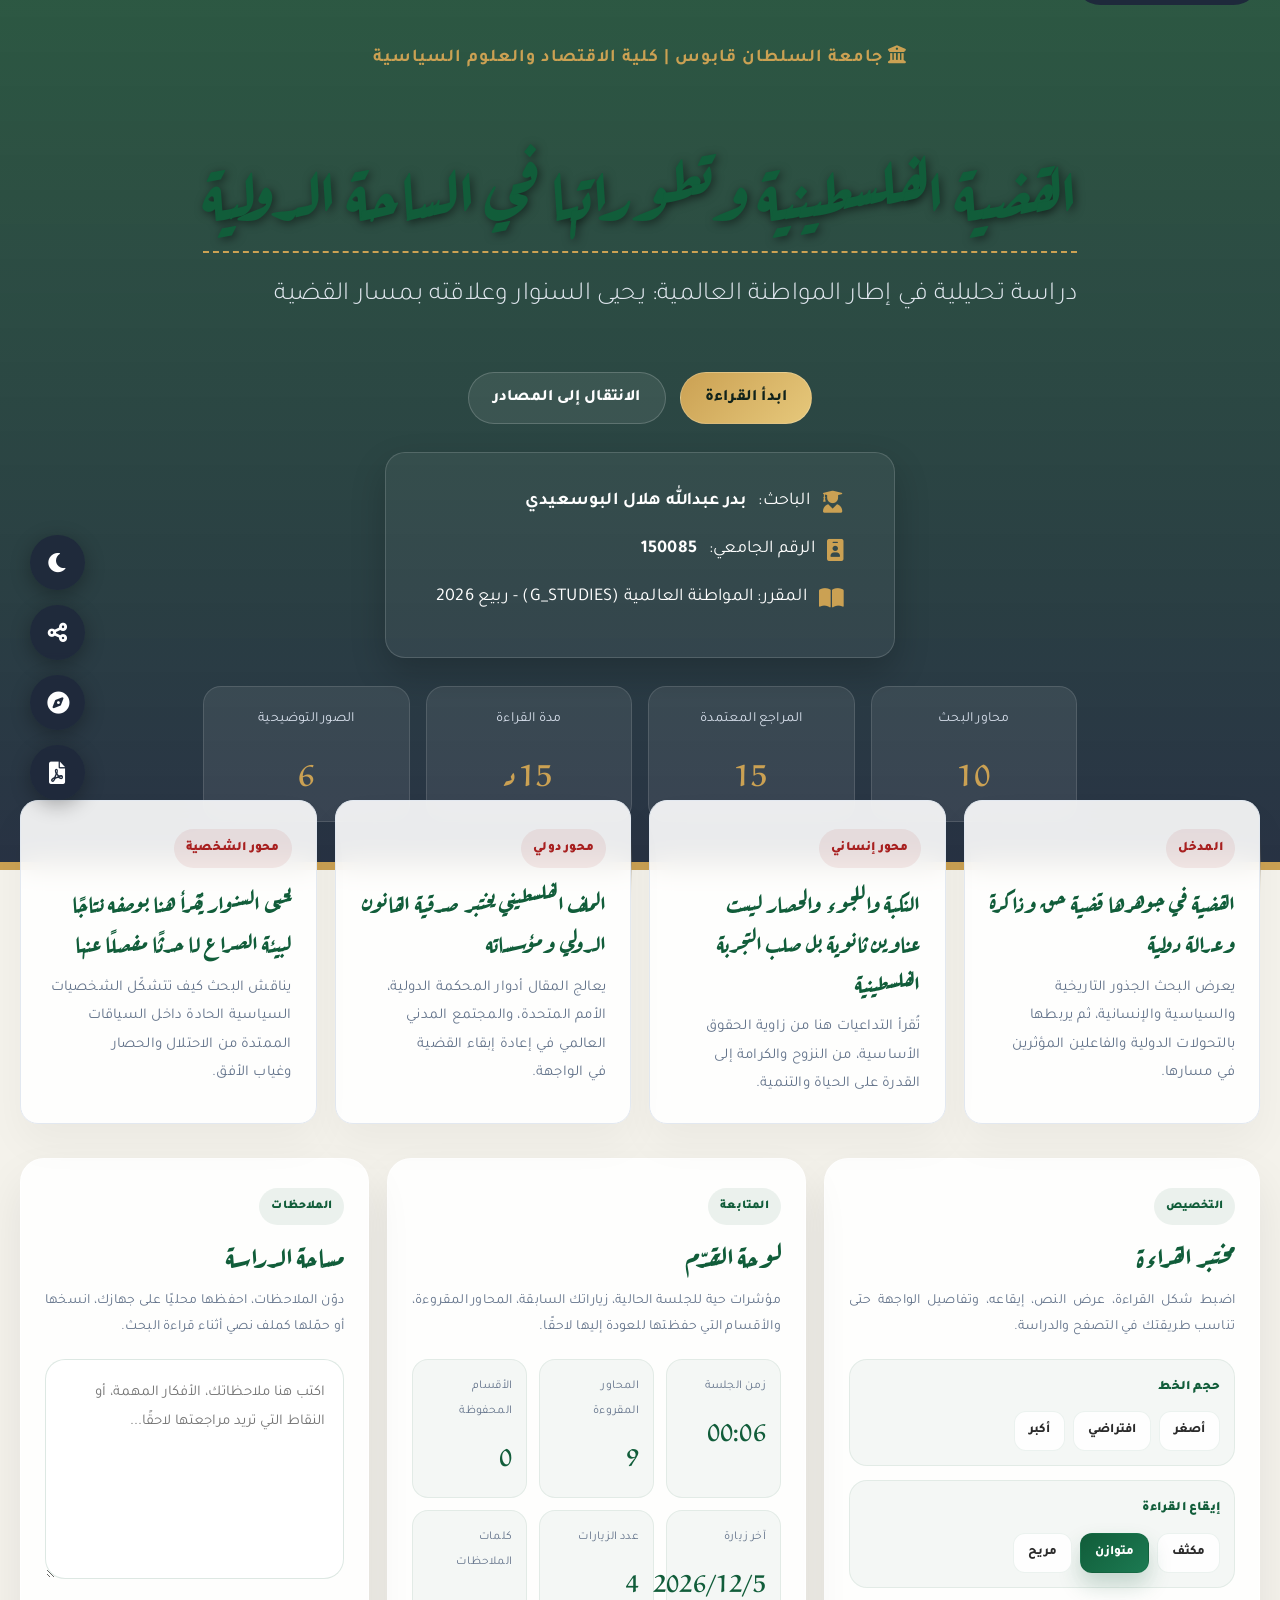
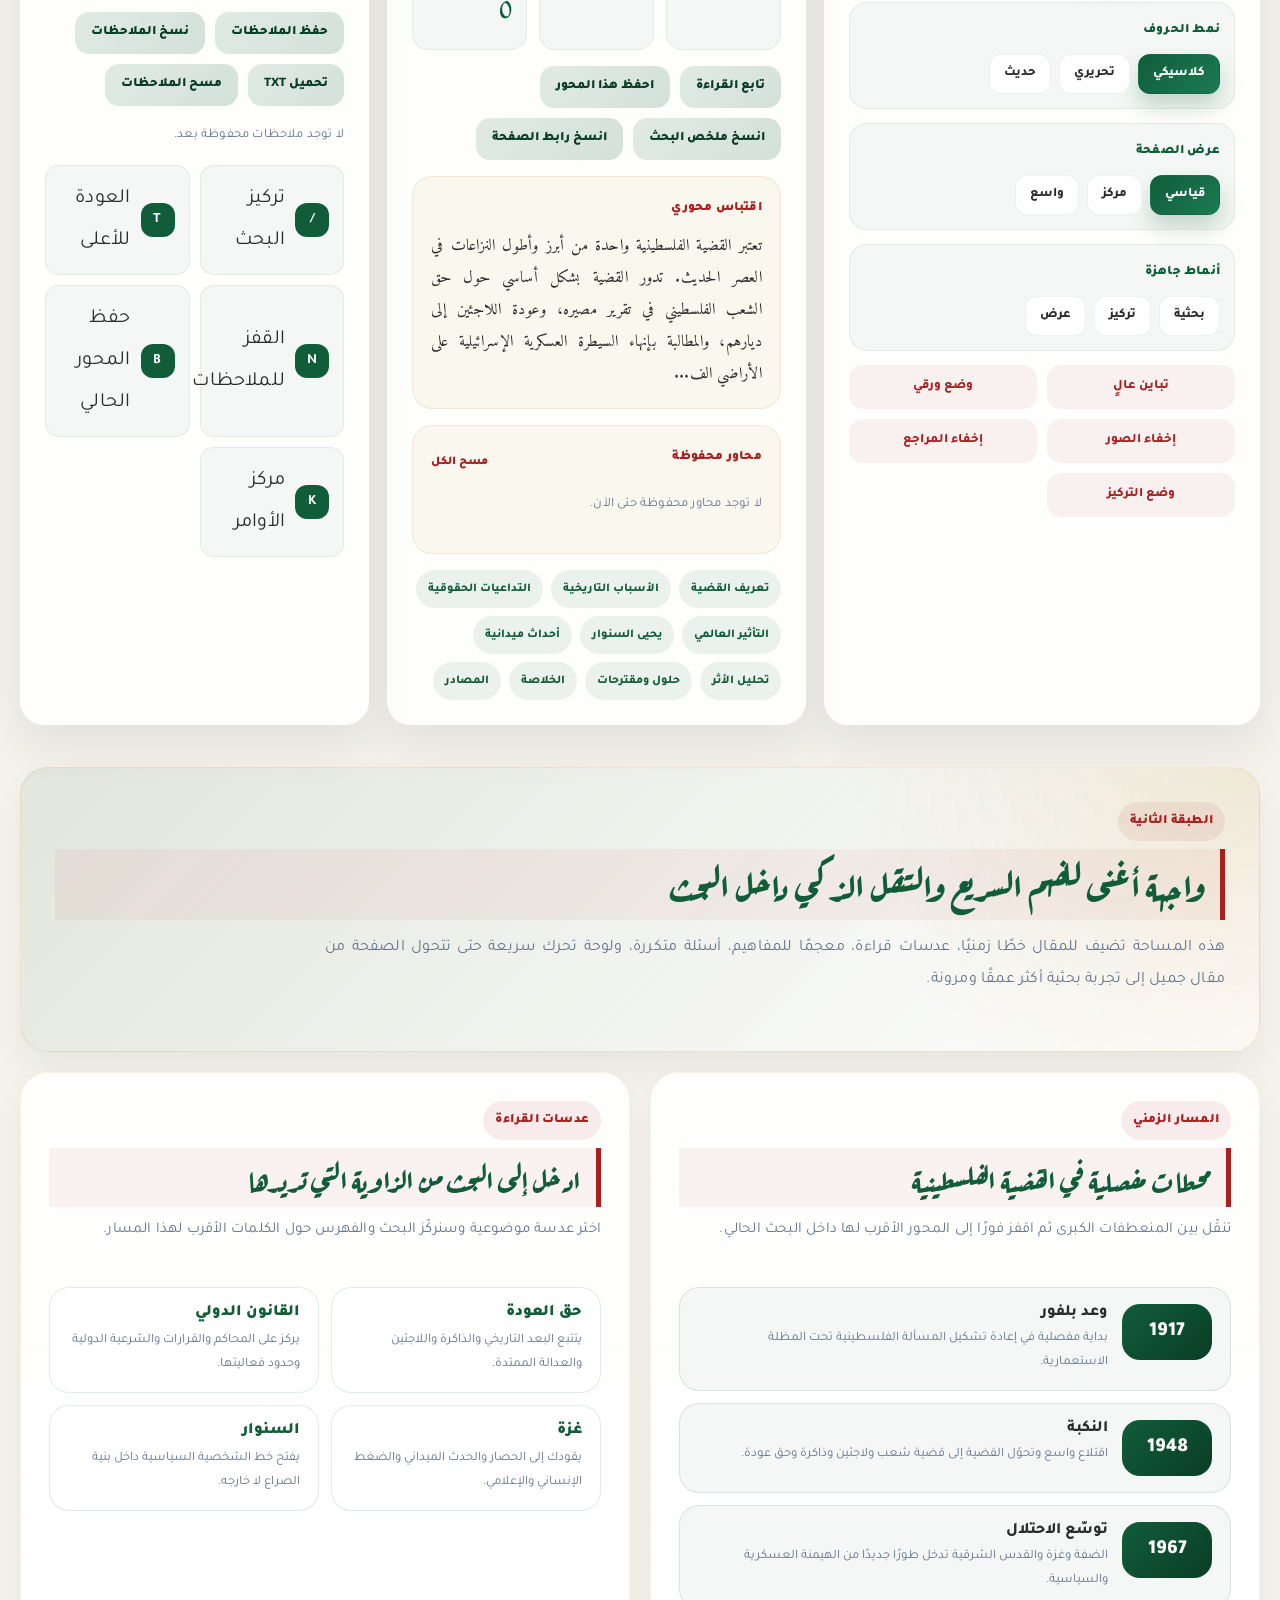
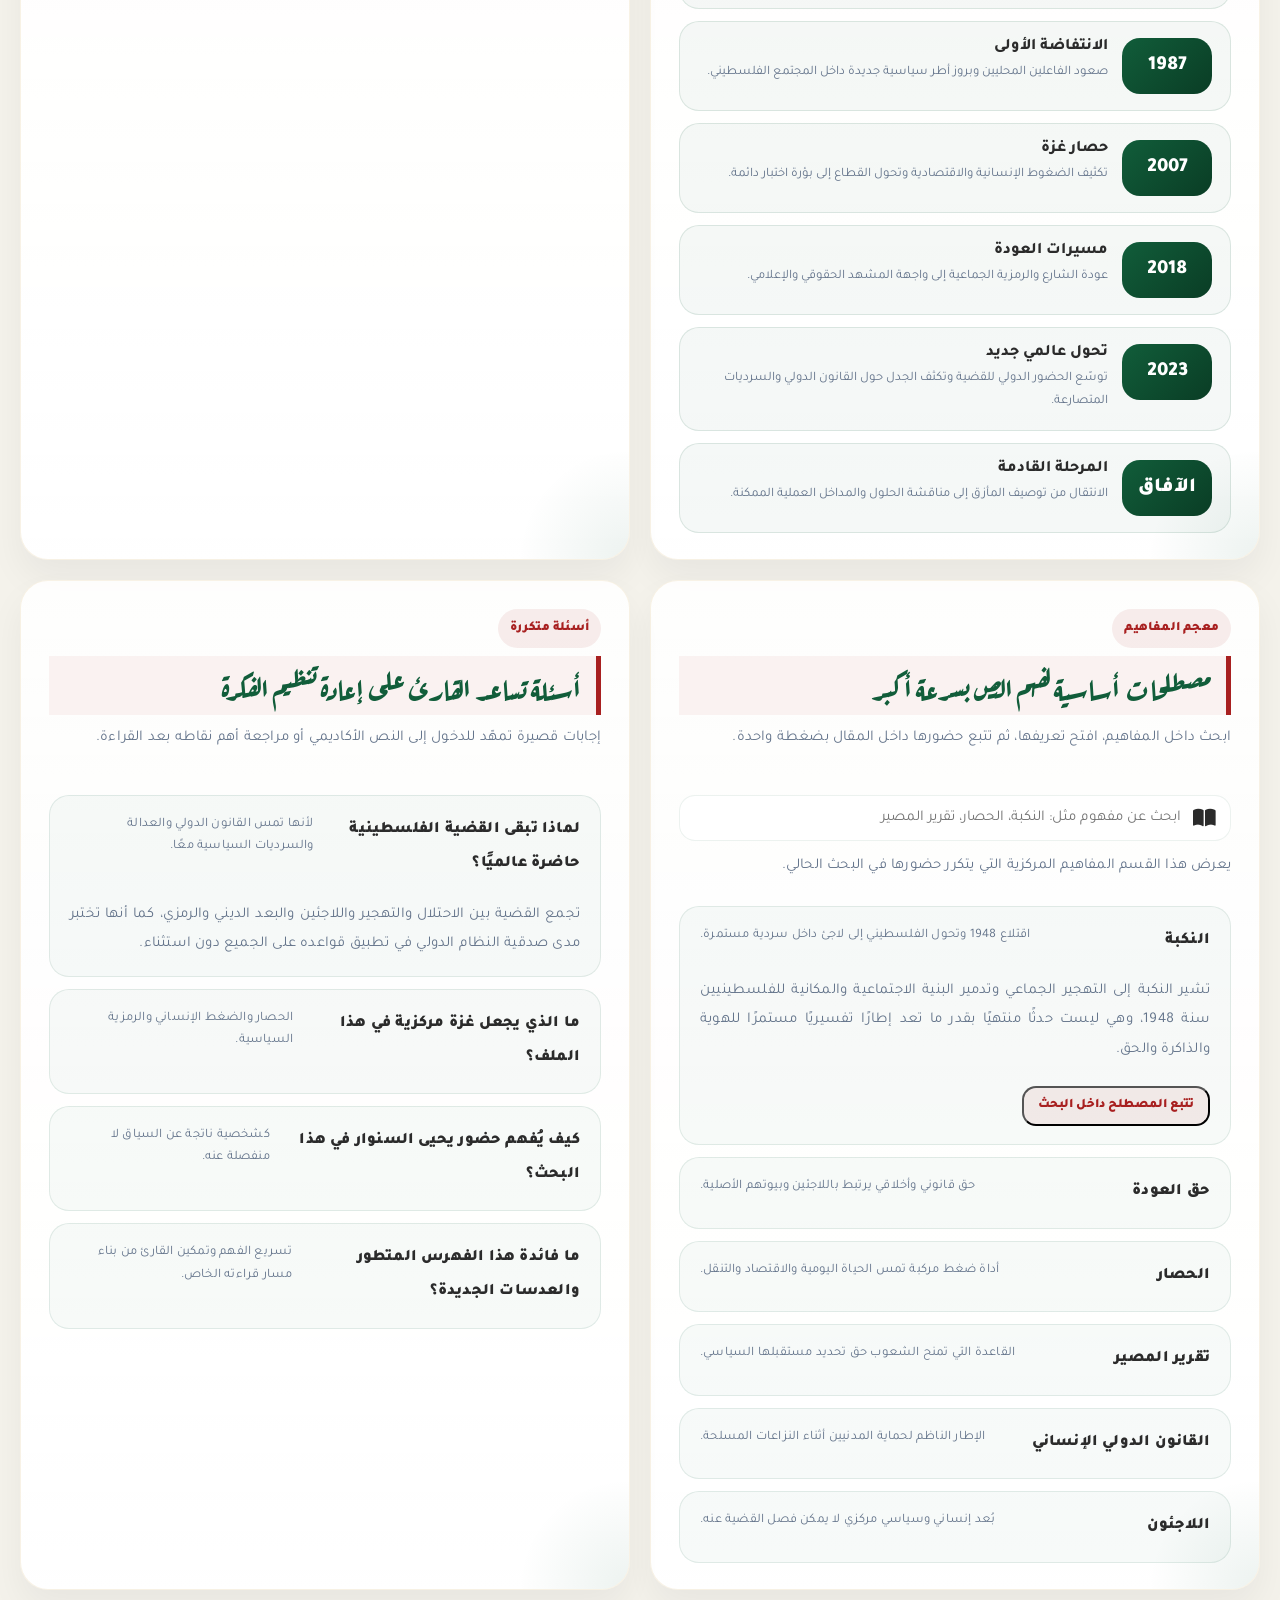
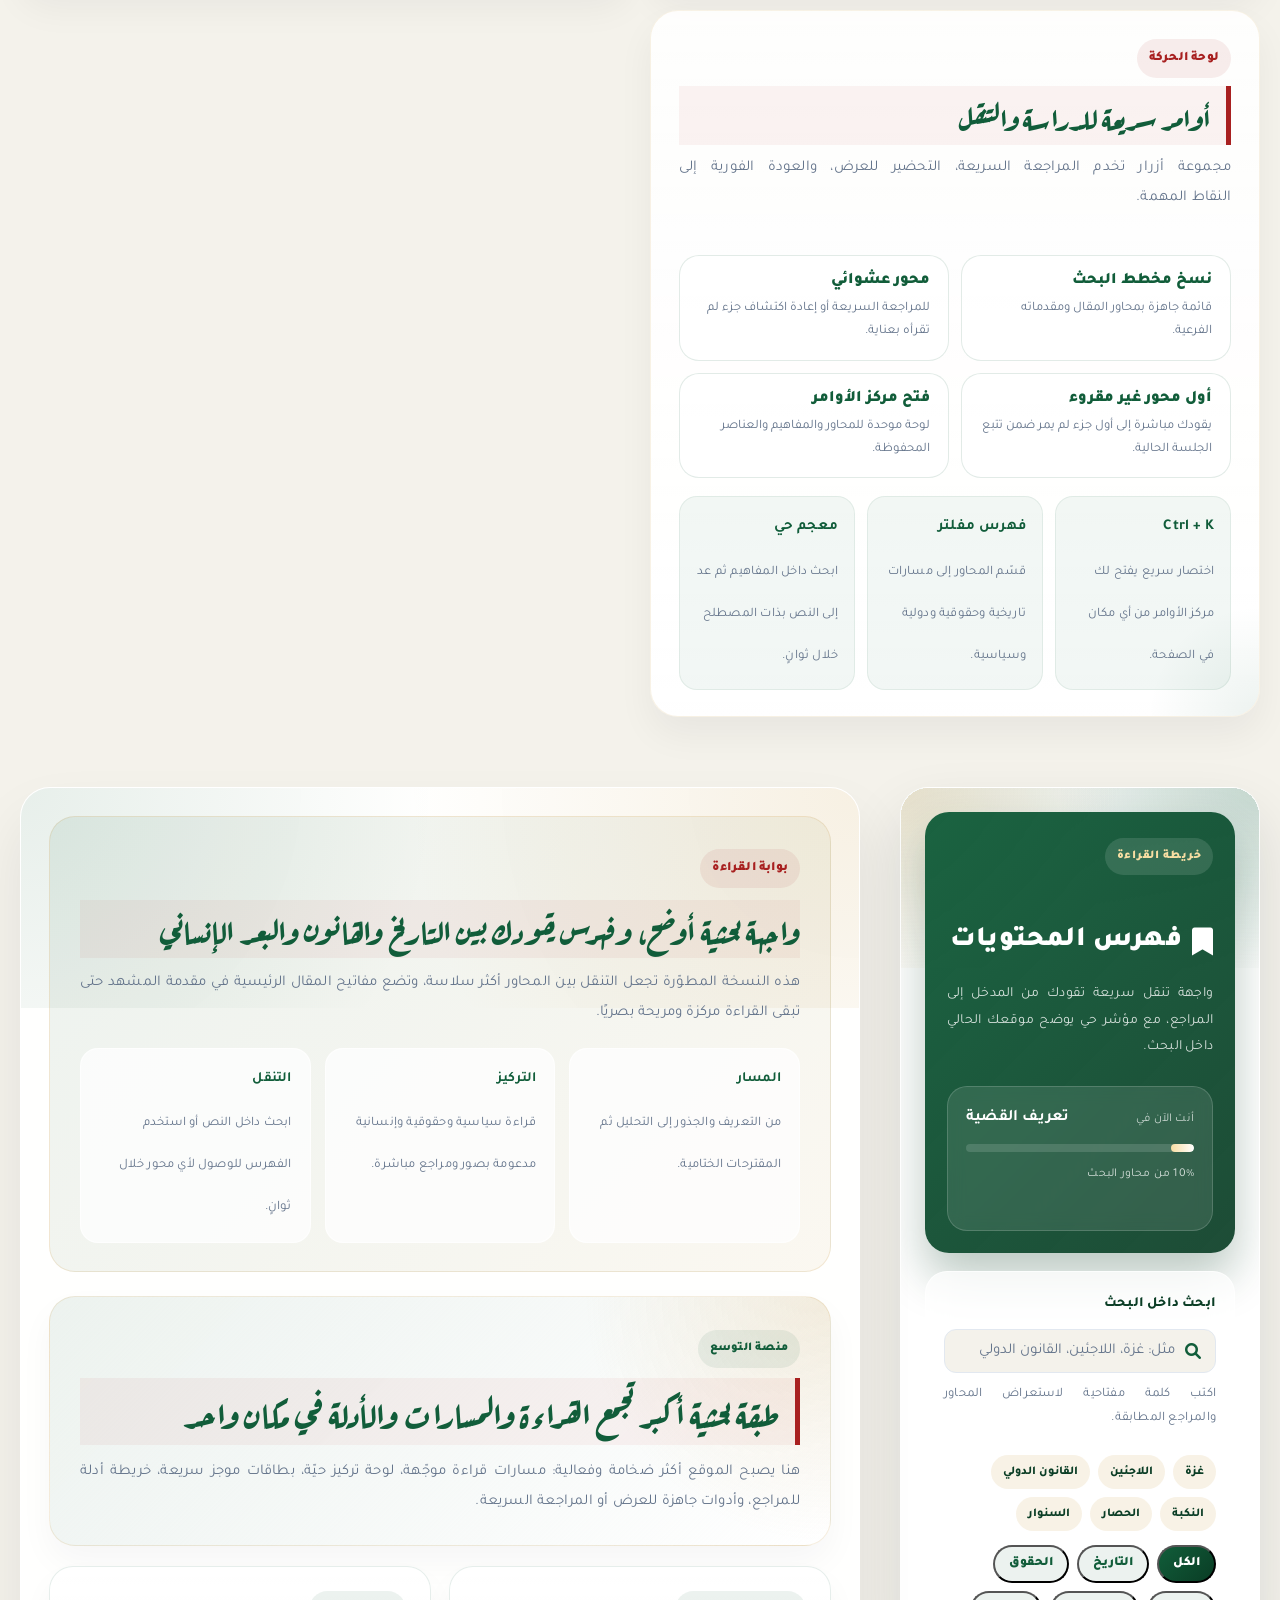
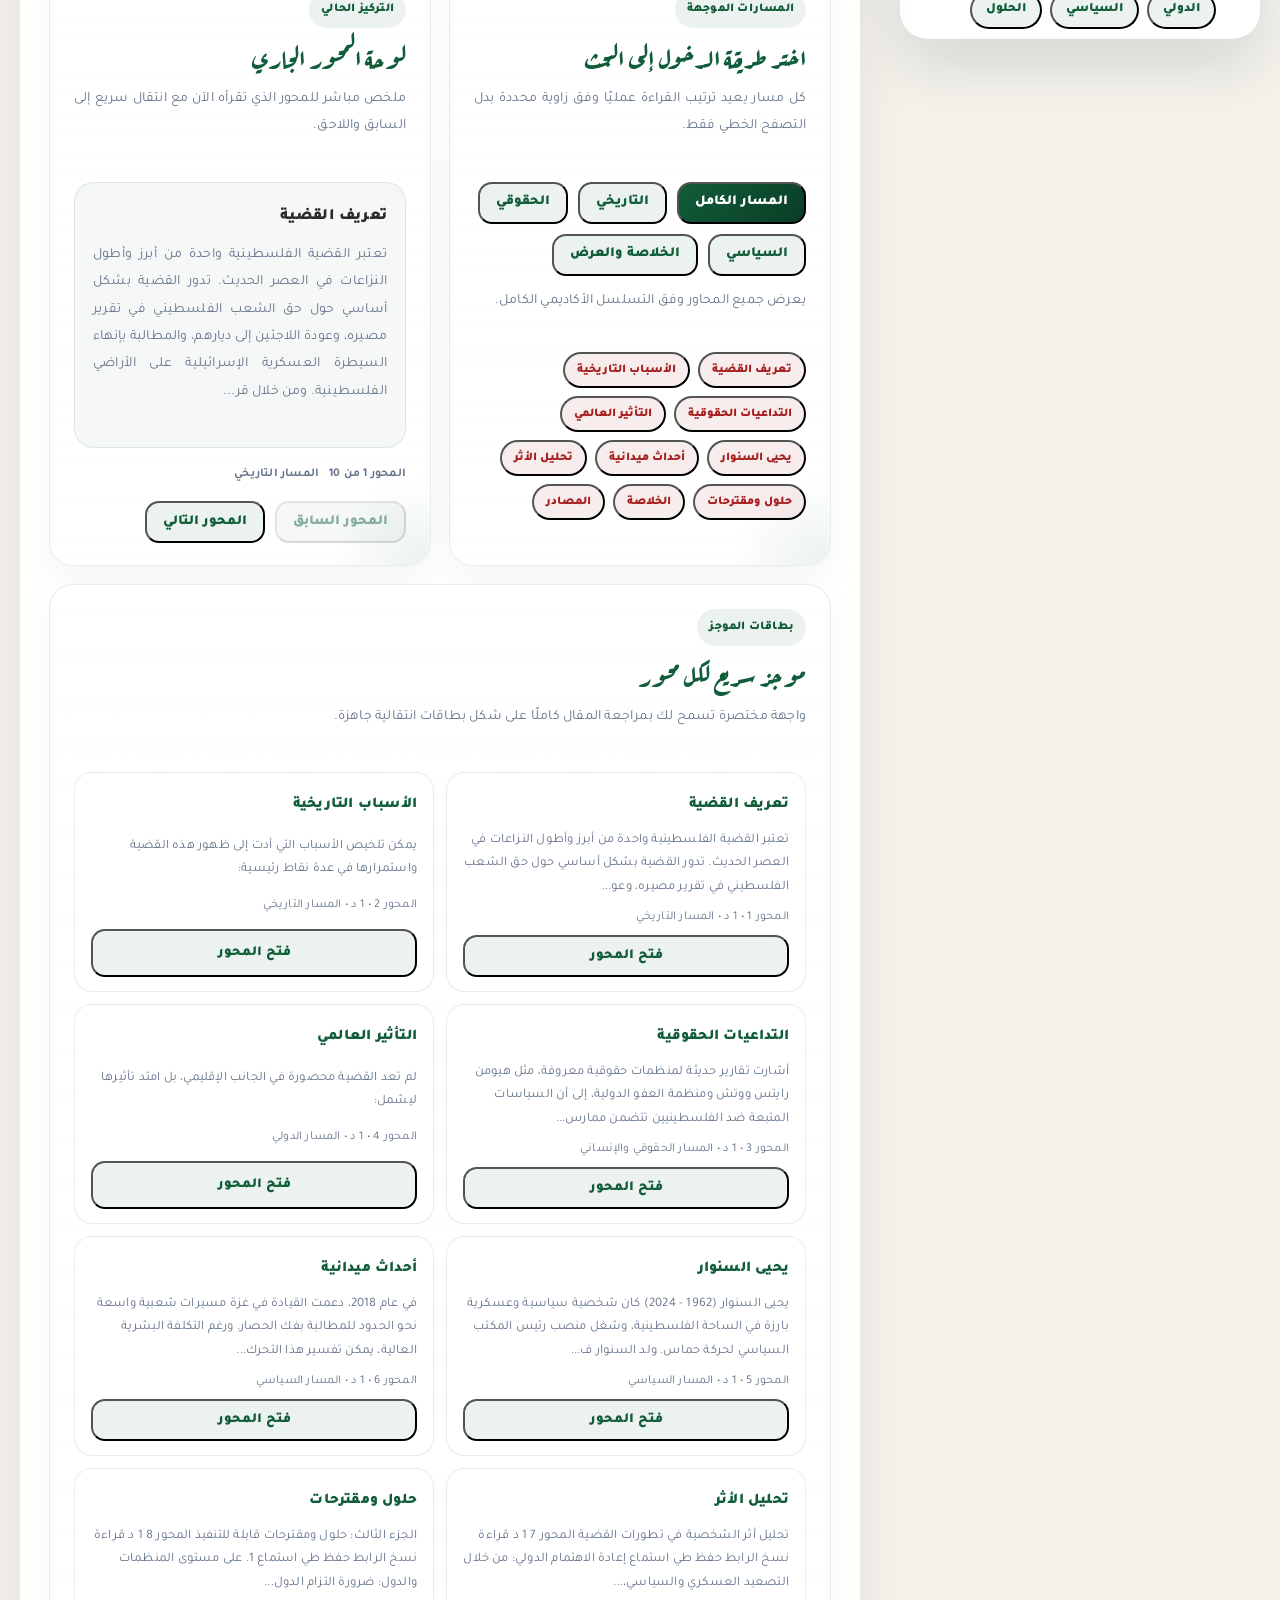
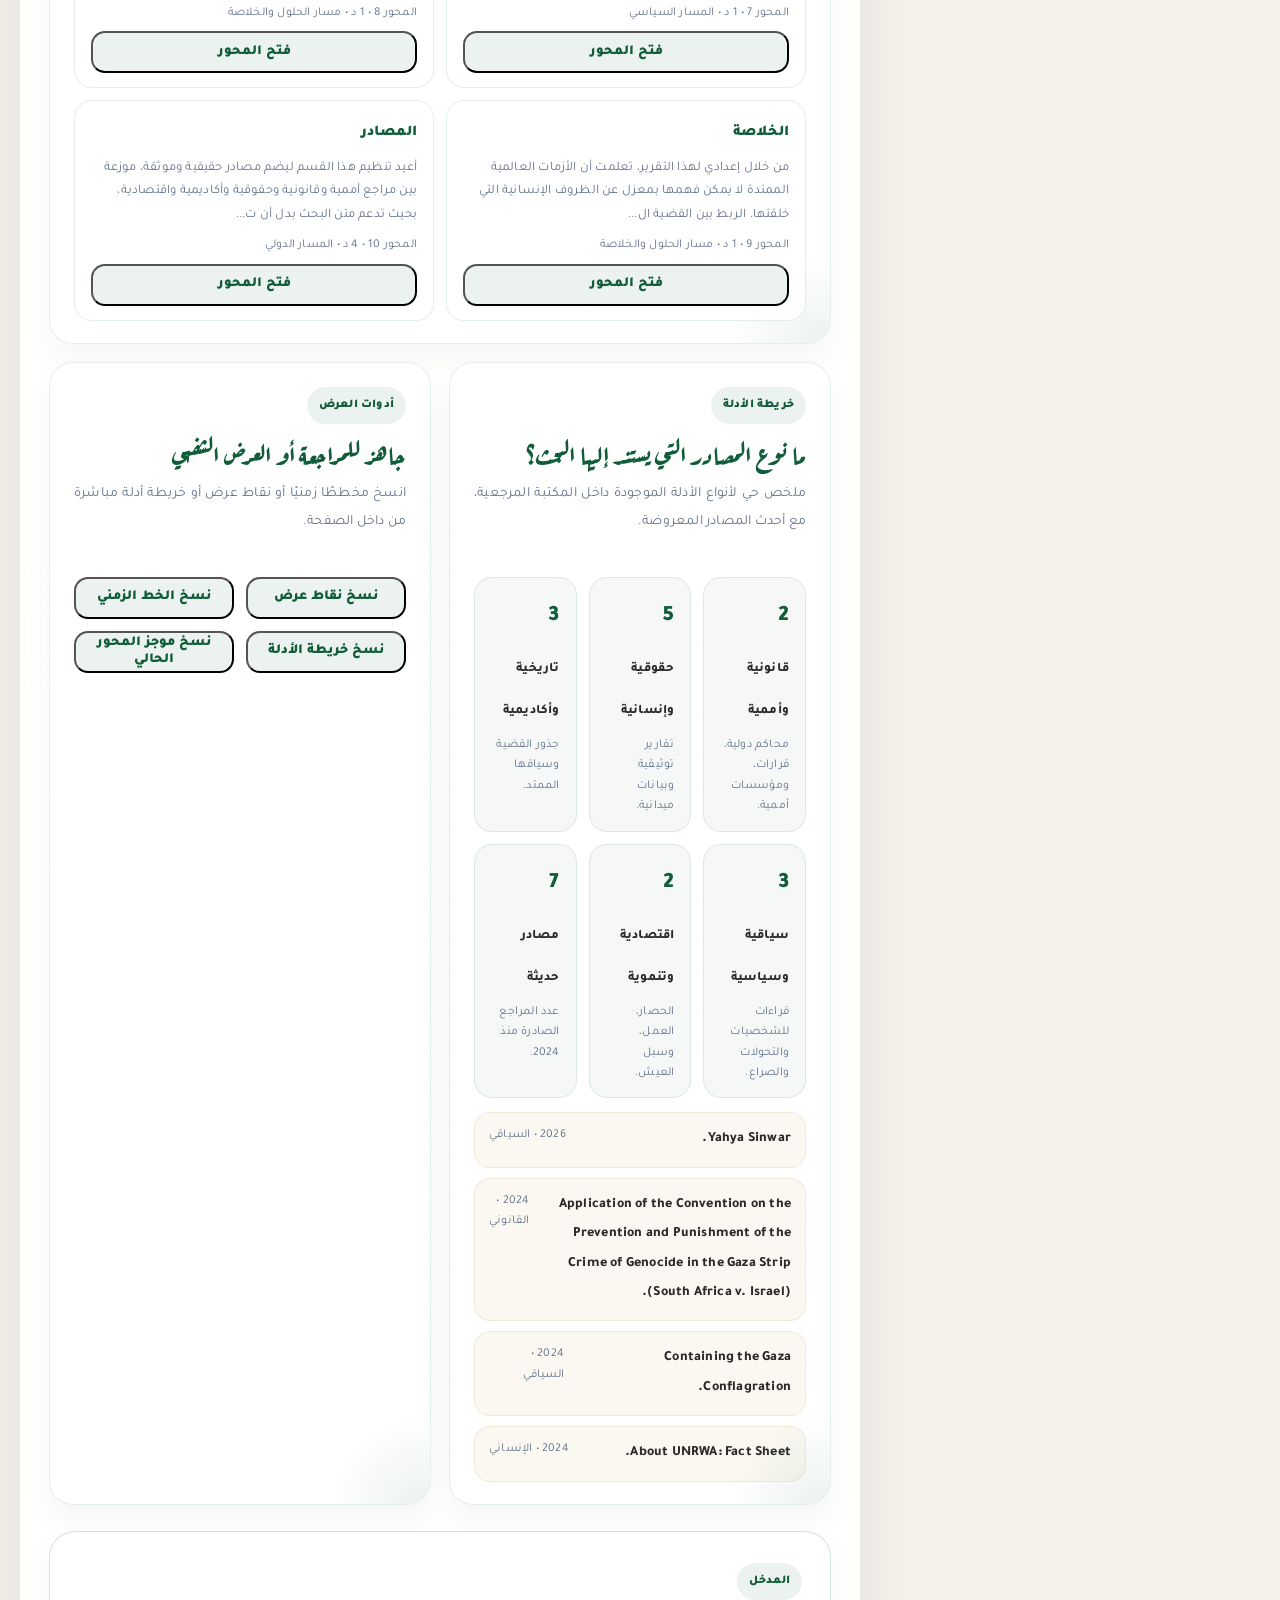
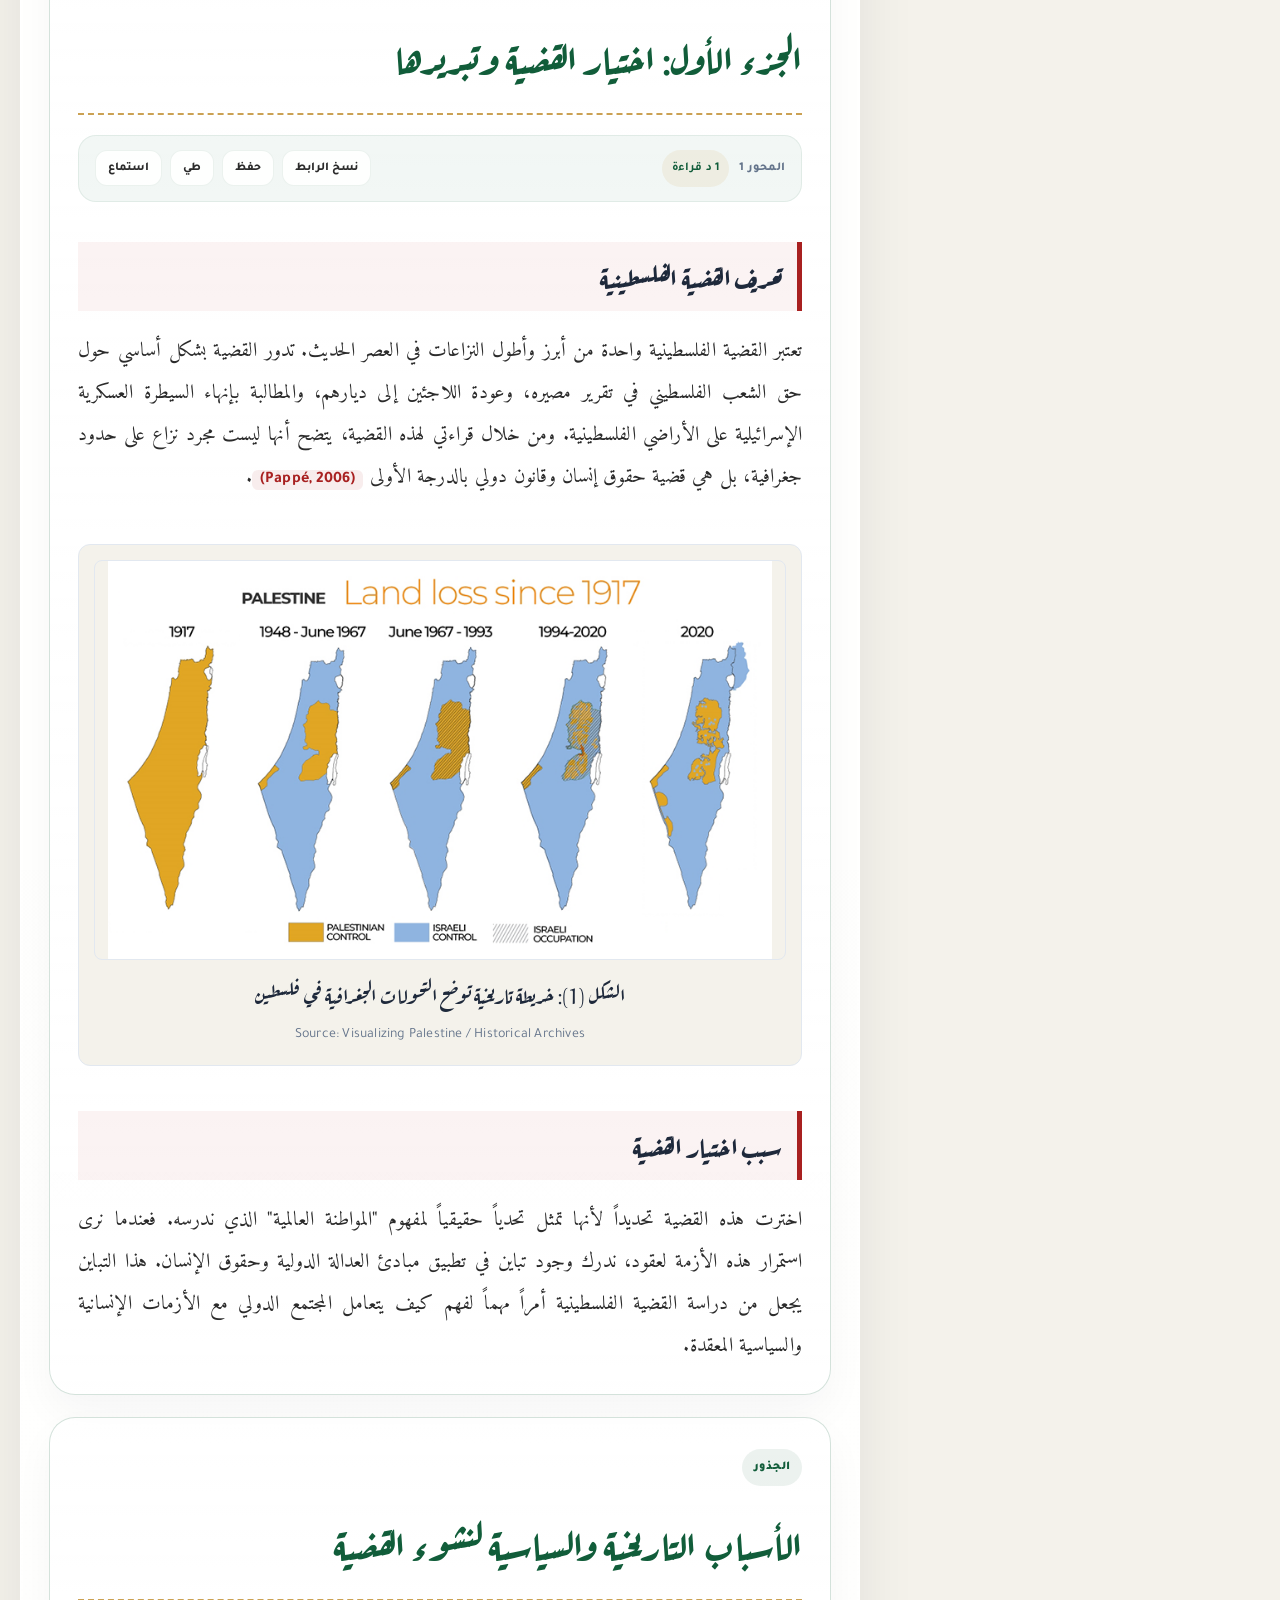
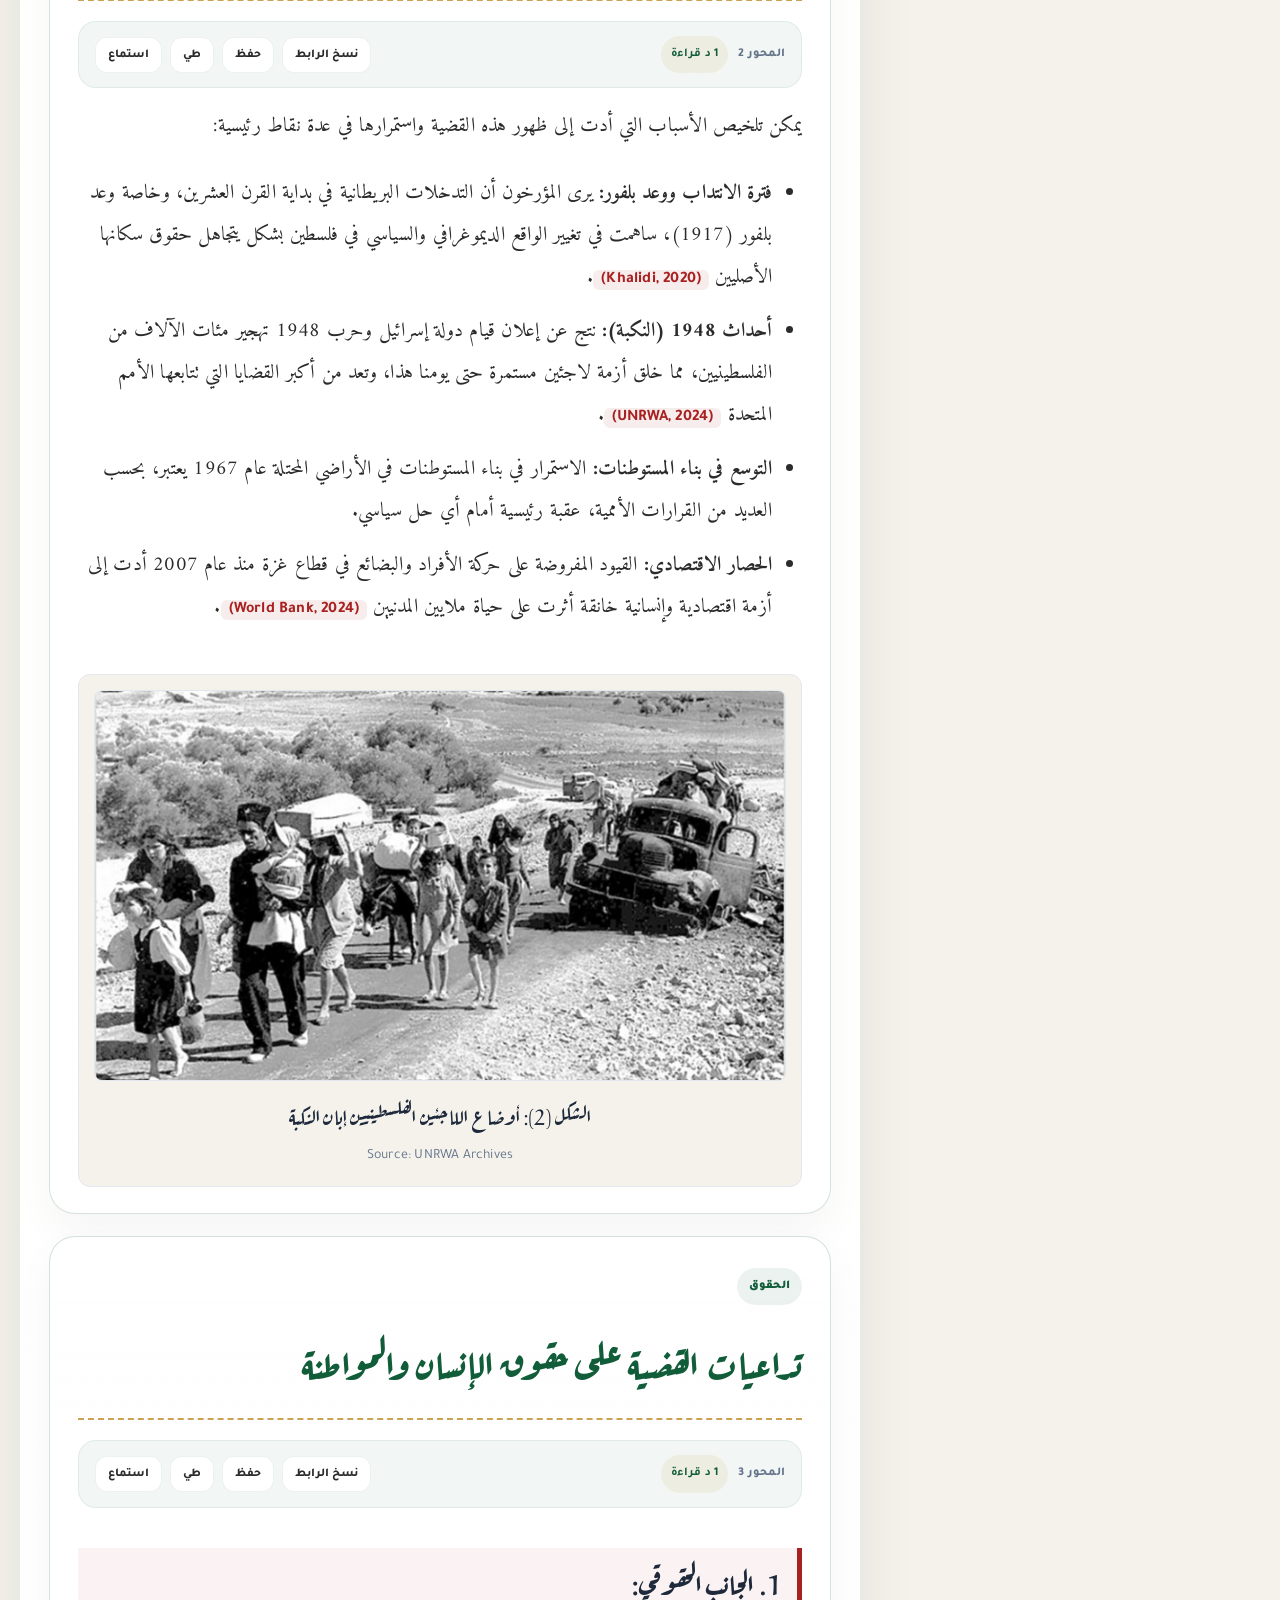
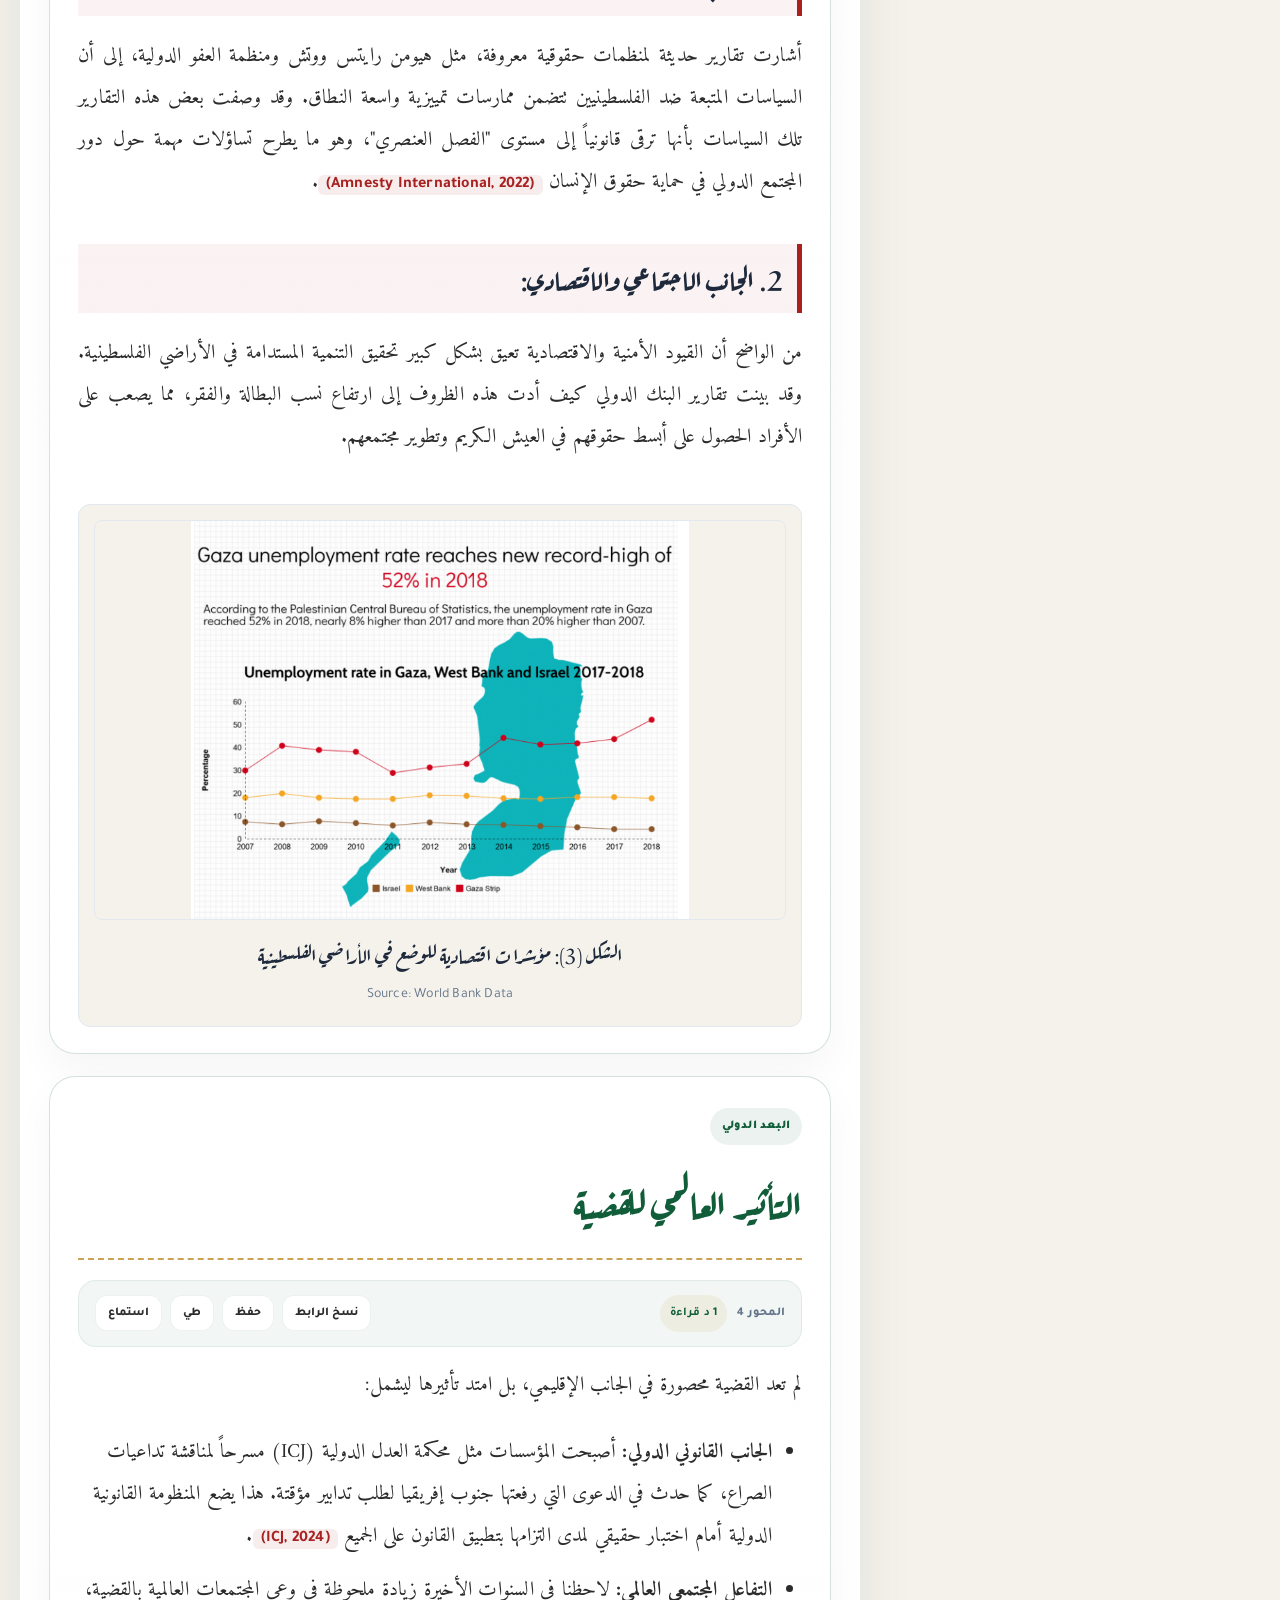
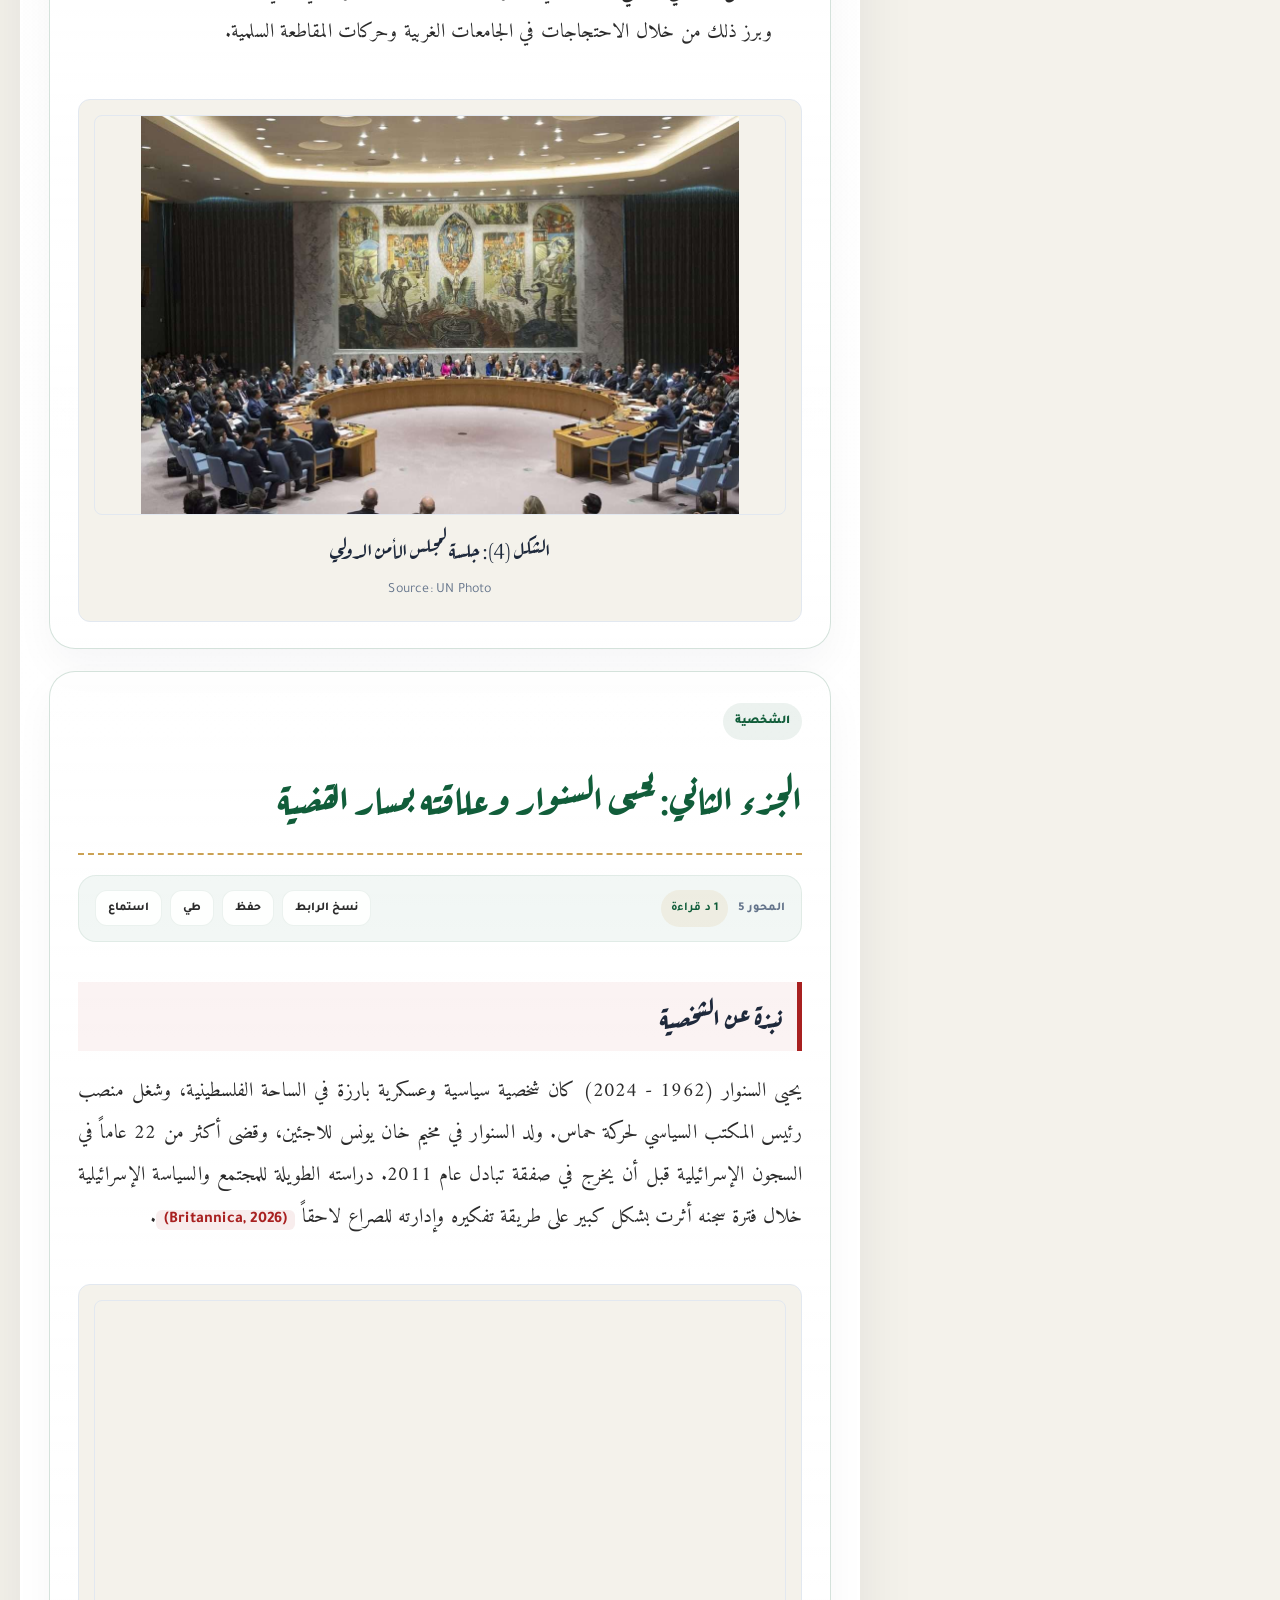
<file: final-audit-dom.html>
﻿<!DOCTYPE html>
<html lang="ar" dir="rtl" style="--font-scale: 1;"><head>
    <meta charset="UTF-8">
    <meta name="viewport" content="width=device-width, initial-scale=1.0, maximum-scale=5.0, user-scalable=yes">
    
    <title>البحث الأكاديمي: القضية الفلسطينية - بدر البوسعيدي</title>
    
    <!-- SEO و Open Graph -->
    <meta name="description" content="دراسة تحليلية في إطار المواطنة العالمية: يحيى السنوار وعلاقته بمسار القضية الفلسطينية. بحث أكاديمي محكم.">
    <meta name="theme-color" content="#115d3a">
    <meta name="keywords" content="القضية الفلسطينية, يحيى السنوار, المواطنة العالمية, حقوق الإنسان, الصراع العربي الإسرائيلي">
    <meta name="author" content="بدر عبدالله هلال البوسعيدي">
    <meta property="og:title" content="البحث الأكاديمي: القضية الفلسطينية وتطوراتها">
    <meta property="og:description" content="دراسة تحليلية في إطار المواطنة العالمية.">
    <meta property="og:type" content="article">
    <meta property="og:locale" content="ar_AR">
    
    <!-- الخطوط والأيقونات -->
    <link rel="preconnect" href="https://fonts.googleapis.com">
    <link rel="preconnect" href="https://fonts.gstatic.com" crossorigin="">
    <link href="https://fonts.googleapis.com/css2?family=Amiri:wght@400;700&amp;family=Aref+Ruqaa:wght@400;700&amp;family=Noto+Naskh+Arabic:wght@400;600;700&amp;family=Tajawal:wght@500;700;900&amp;display=swap" rel="stylesheet">
    <link rel="stylesheet" href="https://cdnjs.cloudflare.com/ajax/libs/font-awesome/6.0.0-beta3/css/all.min.css">
    
    <style>
        /* ========== المتغيرات العامة (الوضع الفاتح والداكن) ========== */
        :root {
            --primary: #115d3a;
            --primary-dark: #0a3d25;
            --accent: #a82020;
            --gold: #cba153;
            --dark: #1e293b;
            --bg-site: #f4f2eb; 
            --bg-card: #ffffff;
            --text-main: #2b2b2b;
            --text-light: #64748b;
            --border: #e2e8f0;
            --sidebar-bg: #ffffff;
            --shadow: 0 20px 40px rgba(0,0,0,0.04);
        }

        body.dark-mode {
            --bg-site: #0f172a;
            --bg-card: #1e293b;
            --text-main: #e2e8f0;
            --text-light: #94a3b8;
            --border: #334155;
            --primary: #22c55e;
            --accent: #ef4444;
            --gold: #fbbf24;
            --sidebar-bg: #1e293b;
            --shadow: 0 20px 40px rgba(0,0,0,0.2);
        }

        * { margin: 0; padding: 0; box-sizing: border-box; }
        html { scroll-behavior: smooth; }
        
        body {
            font-family: 'Amiri', serif;
            background-color: var(--bg-site);
            color: var(--text-main);
            line-height: 2.1;
            font-size: calc(20px * var(--font-scale, 1));
            letter-spacing: 0.01em;
            transition: background-color 0.3s ease, color 0.3s ease;
        }
        body.font-modern,
        body.font-modern p,
        body.font-modern li,
        body.font-modern .ref-item,
        body.font-modern .overview-card p,
        body.font-modern .article-bridge p,
        body.font-modern .sidebar,
        body.font-modern .experience-card,
        body.font-modern .insight-card,
        body.font-modern .analysis-card,
        body.font-modern .command-palette-panel {
            font-family: 'Tajawal', sans-serif;
        }
        body.font-editorial,
        body.font-editorial p,
        body.font-editorial li,
        body.font-editorial .ref-item,
        body.font-editorial .overview-card p,
        body.font-editorial .article-bridge p,
        body.font-editorial .sidebar,
        body.font-editorial .experience-card,
        body.font-editorial .insight-card,
        body.font-editorial .analysis-card,
        body.font-editorial .command-palette-panel {
            font-family: 'Noto Naskh Arabic', serif;
        }
        body.reading-compact { line-height: 1.85; }
        body.reading-airy { line-height: 2.35; }
        body.width-narrow .research-dashboard,
        body.width-narrow .experience-hub,
        body.width-narrow .insight-layers,
        body.width-narrow .main-wrapper { max-width: 1180px; }
        body.width-narrow .content-area { max-width: 920px; margin-inline: auto; }
        body.width-wide .research-dashboard,
        body.width-wide .experience-hub,
        body.width-wide .insight-layers,
        body.width-wide .main-wrapper { max-width: 1560px; }
        body.width-wide .content-area { max-width: none; }
        body.images-hidden .figure-container { display: none; }
        body.references-hidden .references-list { display: none; }
        body.focus-mode .sidebar { display: none; }
        body.focus-mode .insight-layers { max-width: 1100px; }
        body.focus-mode .main-wrapper { max-width: 1100px; }
        body.focus-mode .content-area { flex-basis: 100%; }
        body.sepia-mode {
            --bg-site: #efe7d5;
            --bg-card: #fbf6eb;
            --sidebar-bg: #f9f2e6;
            --text-main: #3b2d1f;
            --text-light: #7b664d;
            --border: #d9c3a6;
        }
        body.high-contrast {
            --primary: #0b7a44;
            --accent: #b10000;
            --gold: #e0b33a;
            --text-main: #111827;
            --text-light: #334155;
            --border: #94a3b8;
        }
        ::selection {
            background: rgba(17, 93, 58, 0.18);
            color: #0f172a;
        }

        .skip-link {
            position: absolute;
            top: -48px;
            right: 20px;
            background: var(--dark);
            color: #fff;
            padding: 12px 18px;
            border-radius: 999px;
            font-family: 'Tajawal', sans-serif;
            font-size: 14px;
            text-decoration: none;
            z-index: 10000;
            transition: top 0.2s ease;
        }
        .skip-link:focus { top: 14px; }

        /* ========== شريط تقدم القراءة ========== */
        .progress-container {
            position: fixed; top: 0; left: 0; width: 100%; height: 6px; background: transparent; z-index: 9999;
        }
        .progress-bar {
            height: 100%; background: linear-gradient(90deg, var(--accent), var(--gold), var(--primary)); width: 0%;
            transition: width 0.1s;
        }

        /* ========== الهيرو (Hero Section) ========== */
        .hero-section {
            background: linear-gradient(to bottom, rgba(10, 61, 37, 0.85), rgba(30, 41, 59, 0.95)), 
                        url('https://images.unsplash.com/photo-1541872703-74c5e44368f9?q=80&w=2000&auto=format&fit=crop') center/cover no-repeat fixed;
            color: white;
            min-height: 85vh;
            display: flex;
            align-items: center;
            justify-content: center;
            text-align: center;
            padding: 40px 20px;
            border-bottom: 8px solid var(--gold);
            position: relative;
        }
        
        .hero-content {
            position: relative; z-index: 2; max-width: 1000px; margin: 0 auto;
            opacity: 0; transform: translateY(40px); animation: fadeUp 0.8s ease-out forwards;
        }
        @keyframes fadeUp { to { opacity: 1; transform: translateY(0); } }
        
        .hero-uni {
            font-family: 'Tajawal', sans-serif; font-size: 18px; font-weight: 700; color: var(--gold);
            margin-bottom: 30px; letter-spacing: 1px;
        }
        .hero-title {
            font-family: 'Aref Ruqaa', serif; 
            font-size: clamp(45px, 6vw, 70px); 
            font-weight: 700; 
            line-height: 1.4; 
            margin-bottom: 15px; 
            text-shadow: 2px 2px 10px rgba(0,0,0,0.5);
        }
        .hero-subtitle {
            font-family: 'Tajawal', sans-serif; 
            font-size: clamp(20px, 3vw, 26px); 
            font-weight: 300; 
            color: #e2e8f0; 
            margin-bottom: 50px; 
        }

        .hero-actions {
            display: flex;
            justify-content: center;
            flex-wrap: wrap;
            gap: 14px;
            margin-bottom: 28px;
        }
        .hero-btn {
            display: inline-flex;
            align-items: center;
            justify-content: center;
            min-height: 52px;
            padding: 0 24px;
            border-radius: 999px;
            border: 1px solid rgba(255,255,255,0.18);
            text-decoration: none;
            font-family: 'Tajawal', sans-serif;
            font-size: 16px;
            font-weight: 800;
            transition: transform 0.25s ease, background-color 0.25s ease, color 0.25s ease;
        }
        .hero-btn:hover { transform: translateY(-2px); }
        .hero-btn-primary {
            background: linear-gradient(135deg, var(--gold), #e6c87b);
            color: #11231b;
        }
        .hero-btn-secondary {
            background: rgba(255,255,255,0.08);
            color: #fff;
        }
        
        .student-badge {
            background: rgba(255, 255, 255, 0.05); backdrop-filter: blur(12px);
            border: 1px solid rgba(255, 255, 255, 0.15); border-radius: 20px;
            padding: 30px 50px; display: inline-block; text-align: right;
            box-shadow: 0 15px 35px rgba(0,0,0,0.2);
        }
        .student-badge p {
            font-family: 'Tajawal', sans-serif; margin-bottom: 10px; font-size: 18px;
            display: flex; align-items: center; gap: 12px;
        }
        .student-badge i { color: var(--gold); font-size: 22px;}

        .hero-metrics {
            margin-top: 28px;
            display: grid;
            grid-template-columns: repeat(4, minmax(0, 1fr));
            gap: 16px;
        }
        .metric-card {
            padding: 18px 16px;
            border-radius: 18px;
            background: rgba(255,255,255,0.08);
            border: 1px solid rgba(255,255,255,0.12);
            backdrop-filter: blur(12px);
        }
        .metric-card span {
            display: block;
            font-family: 'Tajawal', sans-serif;
            font-size: 14px;
            color: #d7dfeb;
            margin-bottom: 6px;
        }
        .metric-card strong {
            font-family: 'Aref Ruqaa', serif;
            font-size: 30px;
            color: var(--gold);
        }

        .research-dashboard {
            max-width: 1400px;
            margin: -70px auto 0;
            padding: 0 20px;
            position: relative;
            z-index: 3;
        }
        .dashboard-grid {
            display: grid;
            grid-template-columns: repeat(4, minmax(0, 1fr));
            gap: 18px;
        }
        .overview-card {
            padding: 24px;
            border-radius: 18px;
            background: rgba(255,255,255,0.9);
            border: 1px solid var(--border);
            box-shadow: var(--shadow);
            backdrop-filter: blur(14px);
        }
        body.dark-mode .overview-card {
            background: rgba(30, 41, 59, 0.92);
        }
        .overview-kicker {
            display: inline-flex;
            margin-bottom: 14px;
            font-family: 'Tajawal', sans-serif;
            font-size: 13px;
            font-weight: 900;
            color: var(--accent);
            background: rgba(168, 32, 32, 0.08);
            border-radius: 999px;
            padding: 6px 12px;
        }
        .overview-card h2 {
            margin: 0 0 12px;
            padding: 0;
            border: 0;
            background: transparent;
            color: var(--primary);
            font-size: 24px;
            line-height: 1.65;
        }
        .overview-card p {
            margin-bottom: 0;
            font-family: 'Tajawal', sans-serif;
            font-size: 15px;
            color: var(--text-light);
            text-align: right;
            line-height: 1.9;
        }

        .experience-hub {
            max-width: 1400px;
            margin: 34px auto 0;
            padding: 0 20px;
        }
        .experience-grid {
            display: grid;
            grid-template-columns: 1.25fr 1.2fr 1fr;
            gap: 18px;
        }
        .experience-card {
            padding: 24px;
            border-radius: 24px;
            border: 1px solid rgba(255, 255, 255, 0.7);
            background: rgba(255, 255, 255, 0.88);
            box-shadow: 0 22px 46px rgba(15, 23, 42, 0.08);
            backdrop-filter: blur(14px);
        }
        body.dark-mode .experience-card {
            background: rgba(30, 41, 59, 0.88);
            border-color: rgba(148, 163, 184, 0.12);
            box-shadow: 0 22px 42px rgba(2, 6, 23, 0.24);
        }
        .experience-card-head {
            margin-bottom: 18px;
        }
        .experience-card-head h2 {
            margin: 8px 0 10px;
            padding: 0;
            border: 0;
            background: transparent;
            color: var(--primary);
            font-size: 28px;
            line-height: 1.6;
        }
        .experience-card-head p {
            margin-bottom: 0;
            font-family: 'Tajawal', sans-serif;
            font-size: 14px;
            color: var(--text-light);
            line-height: 1.9;
        }
        .experience-kicker {
            display: inline-flex;
            align-items: center;
            padding: 6px 12px;
            border-radius: 999px;
            background: rgba(17, 93, 58, 0.08);
            color: var(--primary);
            font-family: 'Tajawal', sans-serif;
            font-size: 12px;
            font-weight: 900;
        }
        .control-stack {
            display: grid;
            gap: 14px;
        }
        .control-group {
            padding: 14px;
            border-radius: 18px;
            background: rgba(17, 93, 58, 0.04);
            border: 1px solid rgba(17, 93, 58, 0.08);
        }
        body.dark-mode .control-group {
            background: rgba(15, 23, 42, 0.56);
            border-color: rgba(148, 163, 184, 0.12);
        }
        .control-group > span {
            display: block;
            margin-bottom: 10px;
            font-family: 'Tajawal', sans-serif;
            font-size: 13px;
            font-weight: 900;
            color: var(--primary);
        }
        .control-actions {
            display: flex;
            flex-wrap: wrap;
            gap: 8px;
        }
        .control-btn,
        .utility-btn,
        .ref-utility-btn,
        .text-btn,
        .toggle-chip,
        .section-tool-btn,
        .jump-chip,
        .bookmark-chip,
        .keyword-chip {
            border: none;
            cursor: pointer;
            font-family: 'Tajawal', sans-serif;
            transition: transform 0.2s ease, background-color 0.2s ease, color 0.2s ease, box-shadow 0.2s ease;
        }
        .control-btn {
            min-height: 40px;
            padding: 0 14px;
            border-radius: 12px;
            background: rgba(255, 255, 255, 0.92);
            border: 1px solid rgba(17, 93, 58, 0.08);
            color: var(--text-main);
            font-size: 13px;
            font-weight: 800;
        }
        body.dark-mode .control-btn {
            background: rgba(30, 41, 59, 0.92);
            border-color: rgba(148, 163, 184, 0.12);
        }
        .control-btn:hover,
        .utility-btn:hover,
        .ref-utility-btn:hover,
        .toggle-chip:hover,
        .section-tool-btn:hover,
        .jump-chip:hover,
        .bookmark-chip:hover,
        .keyword-chip:hover {
            transform: translateY(-2px);
        }
        .control-btn.is-active,
        .toggle-chip.is-active {
            background: linear-gradient(135deg, var(--primary), #1c7a52);
            color: #fff;
            box-shadow: 0 12px 22px rgba(17, 93, 58, 0.22);
        }
        .toggle-grid {
            display: grid;
            grid-template-columns: repeat(2, minmax(0, 1fr));
            gap: 10px;
        }
        .toggle-chip {
            min-height: 44px;
            padding: 0 14px;
            border-radius: 14px;
            background: rgba(168, 32, 32, 0.06);
            color: var(--accent);
            font-size: 13px;
            font-weight: 800;
        }
        .status-grid {
            display: grid;
            grid-template-columns: repeat(3, minmax(0, 1fr));
            gap: 12px;
            margin-bottom: 16px;
        }
        .status-item {
            padding: 14px;
            border-radius: 16px;
            background: rgba(17, 93, 58, 0.04);
            border: 1px solid rgba(17, 93, 58, 0.08);
        }
        body.dark-mode .status-item {
            background: rgba(15, 23, 42, 0.56);
            border-color: rgba(148, 163, 184, 0.12);
        }
        .status-item span {
            display: block;
            margin-bottom: 6px;
            font-family: 'Tajawal', sans-serif;
            font-size: 12px;
            color: var(--text-light);
        }
        .status-item strong {
            font-family: 'Aref Ruqaa', serif;
            font-size: 24px;
            color: var(--primary);
        }
        .status-actions,
        .notes-actions {
            display: flex;
            flex-wrap: wrap;
            gap: 10px;
            margin-bottom: 16px;
        }
        .utility-btn,
        .ref-utility-btn {
            min-height: 42px;
            padding: 0 16px;
            border-radius: 14px;
            background: linear-gradient(135deg, rgba(17, 93, 58, 0.12), rgba(17, 93, 58, 0.18));
            color: var(--primary-dark);
            font-size: 13px;
            font-weight: 900;
        }
        body.dark-mode .utility-btn,
        body.dark-mode .ref-utility-btn {
            color: #e2e8f0;
            background: rgba(34, 197, 94, 0.12);
        }
        .quote-spotlight,
        .bookmark-panel {
            margin-bottom: 16px;
            padding: 18px;
            border-radius: 20px;
            background: rgba(203, 161, 83, 0.08);
            border: 1px solid rgba(203, 161, 83, 0.18);
        }
        body.dark-mode .quote-spotlight,
        body.dark-mode .bookmark-panel {
            background: rgba(251, 191, 36, 0.08);
            border-color: rgba(251, 191, 36, 0.16);
        }
        .quote-spotlight span,
        .bookmark-panel-head strong {
            display: block;
            margin-bottom: 8px;
            font-family: 'Tajawal', sans-serif;
            font-size: 13px;
            font-weight: 900;
            color: var(--accent);
        }
        .quote-spotlight p {
            margin-bottom: 0;
            font-size: 16px;
            line-height: 2;
        }
        .bookmark-panel-head {
            display: flex;
            justify-content: space-between;
            gap: 12px;
            align-items: center;
            margin-bottom: 12px;
        }
        .text-btn {
            background: transparent;
            color: var(--accent);
            font-size: 12px;
            font-weight: 900;
            padding: 0;
        }
        .jump-chip-list,
        .bookmark-chip-list,
        .keyword-chip-list {
            display: flex;
            flex-wrap: wrap;
            gap: 8px;
        }
        .jump-chip,
        .bookmark-chip,
        .keyword-chip {
            min-height: 38px;
            padding: 0 12px;
            border-radius: 999px;
            background: rgba(17, 93, 58, 0.08);
            color: var(--primary);
            font-size: 12px;
            font-weight: 800;
        }
        .keyword-chip-list { margin-top: 12px; }
        .keyword-chip {
            min-height: 34px;
            background: rgba(203, 161, 83, 0.14);
            color: var(--primary-dark);
        }
        .notes-textarea {
            width: 100%;
            min-height: 220px;
            resize: vertical;
            border: 1px solid rgba(17, 93, 58, 0.14);
            border-radius: 20px;
            padding: 18px;
            background: rgba(255, 255, 255, 0.84);
            color: var(--text-main);
            font-family: 'Tajawal', sans-serif;
            font-size: 15px;
            line-height: 1.95;
            margin-bottom: 16px;
        }
        body.dark-mode .notes-textarea {
            background: rgba(15, 23, 42, 0.62);
            border-color: rgba(148, 163, 184, 0.14);
            color: var(--text-main);
        }
        .notes-status {
            margin-bottom: 16px;
            font-family: 'Tajawal', sans-serif;
            font-size: 13px;
            color: var(--text-light);
        }
        .shortcut-list {
            display: grid;
            grid-template-columns: repeat(2, minmax(0, 1fr));
            gap: 10px;
        }
        .shortcut-list div {
            display: flex;
            align-items: center;
            gap: 10px;
            padding: 12px 14px;
            border-radius: 14px;
            background: rgba(17, 93, 58, 0.04);
            border: 1px solid rgba(17, 93, 58, 0.08);
            font-family: 'Tajawal', sans-serif;
        }
        .shortcut-list strong {
            min-width: 34px;
            height: 34px;
            display: inline-flex;
            align-items: center;
            justify-content: center;
            border-radius: 12px;
            background: var(--primary);
            color: #fff;
            font-size: 14px;
        }

        /* ========== الهيكل الرئيسي: سايدبار + محتوى ========== */
        .main-wrapper {
            display: flex;
            flex-wrap: wrap;
            align-items: flex-start;
            max-width: 1400px;
            margin: 0 auto;
            padding: 60px 20px;
            gap: 40px;
        }

        /* السايدبار (الفهرس الجانبي) */
        .sidebar {
            position: sticky;
            top: 24px;
            flex: 1 1 320px;
            max-width: 360px;
            max-height: calc(100vh - 48px);
            overflow: auto;
            padding: 24px;
            border-radius: 28px;
            background:
                linear-gradient(180deg, rgba(17, 93, 58, 0.08), rgba(255, 255, 255, 0.98) 180px),
                var(--sidebar-bg);
            border: 1px solid rgba(255, 255, 255, 0.7);
            box-shadow: 0 28px 60px rgba(15, 23, 42, 0.12);
            font-family: 'Tajawal', sans-serif;
            transition: background-color 0.3s, border-color 0.3s, box-shadow 0.3s;
        }
        body.dark-mode .sidebar {
            background:
                linear-gradient(180deg, rgba(34, 197, 94, 0.1), rgba(30, 41, 59, 0.96) 180px),
                var(--sidebar-bg);
            border-color: rgba(148, 163, 184, 0.14);
            box-shadow: 0 26px 50px rgba(2, 6, 23, 0.35);
        }
        .sidebar::before {
            content: "";
            position: absolute;
            inset: 0 0 auto 0;
            height: 180px;
            background:
                radial-gradient(circle at top left, rgba(203, 161, 83, 0.24), transparent 55%),
                radial-gradient(circle at top right, rgba(17, 93, 58, 0.18), transparent 50%);
            pointer-events: none;
        }
        .sidebar > * {
            position: relative;
            z-index: 1;
        }
        .sidebar-stack {
            display: grid;
            gap: 18px;
        }
        .sidebar-stack > * {
            margin: 0;
        }
        .sidebar-panel {
            margin-bottom: 18px;
            padding: 22px;
            border-radius: 24px;
            background: linear-gradient(135deg, rgba(17, 93, 58, 0.96), rgba(10, 61, 37, 0.92));
            color: #fff;
            box-shadow: 0 24px 46px rgba(10, 61, 37, 0.28);
        }
        body.dark-mode .sidebar-panel {
            background: linear-gradient(135deg, rgba(34, 197, 94, 0.16), rgba(15, 23, 42, 0.72));
            border: 1px solid rgba(148, 163, 184, 0.14);
            box-shadow: none;
        }
        .sidebar-kicker {
            display: inline-flex;
            align-items: center;
            padding: 6px 12px;
            border-radius: 999px;
            margin-bottom: 12px;
            background: rgba(255, 255, 255, 0.12);
            font-size: 12px;
            font-weight: 900;
            letter-spacing: 0.04em;
            color: #f8dea3;
        }
        .sidebar h3 {
            margin-bottom: 10px;
            font-size: 28px;
            font-weight: 900;
            display: flex;
            align-items: center;
            gap: 10px;
            color: #fff;
        }
        .sidebar-summary {
            color: rgba(255, 255, 255, 0.82);
            font-size: 14px;
            line-height: 1.9;
        }
        .reading-progress-card {
            margin-top: 18px;
            padding: 18px;
            border-radius: 20px;
            background: rgba(255, 255, 255, 0.1);
            border: 1px solid rgba(255, 255, 255, 0.16);
            backdrop-filter: blur(8px);
        }
        .reading-progress-head {
            display: flex;
            justify-content: space-between;
            align-items: end;
            gap: 12px;
        }
        .reading-progress-head span {
            font-size: 12px;
            color: rgba(255, 255, 255, 0.74);
        }
        .reading-progress-head strong {
            font-size: 16px;
            line-height: 1.7;
            text-align: left;
        }
        .reading-track {
            margin-top: 12px;
            height: 8px;
            border-radius: 999px;
            overflow: hidden;
            background: rgba(255, 255, 255, 0.14);
        }
        .reading-track span {
            display: block;
            width: 0;
            height: 100%;
            border-radius: inherit;
            background: linear-gradient(90deg, #f8dea3, #ffffff);
            transition: width 0.3s ease;
        }
        .reading-caption {
            margin-top: 10px;
            font-size: 12px;
            color: rgba(255, 255, 255, 0.78);
        }
        .toc-toggle {
            display: none;
            width: 100%;
            margin-top: 16px;
            border: none;
            border-radius: 16px;
            padding: 14px 16px;
            background: rgba(255, 255, 255, 0.12);
            color: #fff;
            font-family: 'Tajawal', sans-serif;
            font-size: 14px;
            font-weight: 800;
            cursor: pointer;
            align-items: center;
            justify-content: space-between;
        }
        .toc-toggle i {
            transition: transform 0.25s ease;
        }
        .toc-toggle.is-open i {
            transform: rotate(180deg);
        }
        .sidebar-tools {
            margin-bottom: 18px;
            padding: 18px;
            border-radius: 22px;
            background: rgba(255, 255, 255, 0.72);
            border: 1px solid rgba(255, 255, 255, 0.7);
            backdrop-filter: blur(12px);
        }
        body.dark-mode .sidebar-tools {
            background: rgba(15, 23, 42, 0.5);
            border-color: rgba(148, 163, 184, 0.14);
        }
        .sidebar-label {
            display: block;
            margin-bottom: 10px;
            color: var(--primary-dark);
            font-size: 14px;
            font-weight: 800;
        }
        body.dark-mode .sidebar-label { color: #e2e8f0; }
        .search-shell {
            display: flex;
            align-items: center;
            gap: 10px;
            padding: 12px 14px;
            border-radius: 12px;
            border: 1px solid var(--border);
            background: var(--bg-site);
        }
        .search-shell:focus-within {
            border-color: var(--primary);
            box-shadow: 0 0 0 4px rgba(17, 93, 58, 0.12);
        }
        .search-shell i {
            color: var(--primary);
            font-size: 16px;
        }
        .search-input {
            width: 100%;
            border: none;
            outline: none;
            background: transparent;
            color: var(--text-main);
            font-family: 'Tajawal', sans-serif;
            font-size: 15px;
        }
        .search-input::placeholder { color: var(--text-light); }
        .search-meta {
            margin-top: 10px;
            font-size: 13px;
            line-height: 1.8;
            color: var(--text-light);
        }
        .sidebar-stats {
            display: grid;
            grid-template-columns: repeat(3, minmax(0, 1fr));
            gap: 10px;
            margin-bottom: 22px;
            padding: 6px;
            border-radius: 22px;
            background: rgba(255, 255, 255, 0.66);
            border: 1px solid rgba(255, 255, 255, 0.72);
        }
        body.dark-mode .sidebar-stats {
            background: rgba(15, 23, 42, 0.5);
            border-color: rgba(148, 163, 184, 0.14);
        }
        .sidebar-stats div {
            padding: 14px 10px;
            border-radius: 16px;
            background: rgba(255, 255, 255, 0.84);
            border: 1px solid rgba(255, 255, 255, 0.86);
            text-align: center;
        }
        body.dark-mode .sidebar-stats div {
            background: rgba(30, 41, 59, 0.88);
            border-color: rgba(148, 163, 184, 0.1);
        }
        .sidebar-stats span {
            display: block;
            font-size: 12px;
            color: var(--text-light);
            margin-bottom: 4px;
        }
        .sidebar-stats strong {
            font-size: 20px;
            color: var(--primary);
        }
        #navbar { margin-top: 20px; }
        .sidebar ul {
            list-style: none;
            padding: 0;
            display: grid;
            gap: 12px;
            counter-reset: menu-counter;
        }
        .sidebar li { margin-bottom: 0; }
        .sidebar a {
            text-decoration: none;
            color: var(--text-light);
            font-size: 16px;
            font-weight: 700;
            display: flex;
            align-items: flex-start;
            gap: 12px;
            min-height: 76px;
            padding: 14px 16px;
            border-radius: 20px;
            border: 1px solid rgba(255, 255, 255, 0.74);
            background: rgba(255, 255, 255, 0.74);
            box-shadow: 0 12px 26px rgba(15, 23, 42, 0.06);
            transition: transform 0.25s ease, background-color 0.25s ease, color 0.25s ease, box-shadow 0.25s ease;
        }
        body.dark-mode .sidebar a {
            background: rgba(15, 23, 42, 0.44);
            border-color: rgba(148, 163, 184, 0.14);
            box-shadow: none;
        }
        .sidebar a::before {
            counter-increment: menu-counter;
            content: counter(menu-counter);
            flex-shrink: 0;
            width: 32px;
            height: 32px;
            display: flex;
            align-items: center;
            justify-content: center;
            border-radius: 10px;
            font-size: 13px;
            font-weight: 900;
            background: rgba(17, 93, 58, 0.12);
            color: var(--primary);
        }
        .sidebar a:hover, .sidebar a.active {
            background: linear-gradient(135deg, var(--primary), #1c7a52);
            color: white;
            transform: translateX(-6px);
            box-shadow: 0 20px 34px rgba(17, 93, 58, 0.24);
        }
        .sidebar a:hover::before, .sidebar a.active::before {
            background: rgba(255, 255, 255, 0.18);
            color: #fff;
        }
        .nav-link-copy {
            display: grid;
            gap: 4px;
        }
        .nav-link-text {
            font-size: 15px;
            line-height: 1.7;
        }
        .nav-link small {
            font-size: 12px;
            line-height: 1.7;
            color: inherit;
            opacity: 0.78;
            font-weight: 700;
        }
        .sidebar-quote {
            margin-top: 18px;
            padding: 18px;
            border-radius: 22px;
            border: 1px dashed rgba(203, 161, 83, 0.46);
            background: rgba(203, 161, 83, 0.08);
            color: var(--text-light);
            font-size: 13px;
            line-height: 1.95;
        }
        body.dark-mode .sidebar-quote {
            background: rgba(251, 191, 36, 0.08);
            border-color: rgba(251, 191, 36, 0.24);
        }

        /* منطقة المحتوى الرئيسية */
        .sidebar-stack > .sidebar-tools,
        .sidebar-stack > .sidebar-stats,
        .sidebar-stack > #navbar,
        .sidebar-stack > .sidebar-quote {
            margin: 0;
        }
        .content-area {
            position: relative;
            overflow: hidden;
            flex: 3 1 640px;
            padding: 28px;
            border-radius: 30px;
            background: linear-gradient(180deg, rgba(255, 255, 255, 0.94), rgba(255, 255, 255, 0.98));
            border: 1px solid rgba(255, 255, 255, 0.72);
            box-shadow: 0 32px 60px rgba(15, 23, 42, 0.08);
            transition: background-color 0.3s, border-color 0.3s, box-shadow 0.3s;
        }
        body.dark-mode .content-area {
            background: linear-gradient(180deg, rgba(30, 41, 59, 0.98), rgba(15, 23, 42, 0.98));
            border-color: rgba(148, 163, 184, 0.12);
            box-shadow: 0 26px 46px rgba(2, 6, 23, 0.34);
        }
        .content-area::before {
            content: "";
            position: absolute;
            inset: 0 auto auto 0;
            width: 100%;
            height: 220px;
            background:
                radial-gradient(circle at top right, rgba(203, 161, 83, 0.16), transparent 52%),
                radial-gradient(circle at top left, rgba(17, 93, 58, 0.1), transparent 48%);
            pointer-events: none;
        }
        .content-area > * {
            position: relative;
            z-index: 1;
        }
        .article-bridge {
            display: grid;
            gap: 20px;
            margin-bottom: 24px;
            padding: 28px 30px;
            border-radius: 26px;
            border: 1px solid rgba(203, 161, 83, 0.2);
            background: linear-gradient(135deg, rgba(17, 93, 58, 0.08), rgba(203, 161, 83, 0.08));
        }
        body.dark-mode .article-bridge {
            background: linear-gradient(135deg, rgba(34, 197, 94, 0.12), rgba(251, 191, 36, 0.08));
            border-color: rgba(251, 191, 36, 0.18);
        }
        .article-bridge-kicker {
            display: inline-flex;
            align-items: center;
            margin-bottom: 12px;
            padding: 6px 12px;
            border-radius: 999px;
            background: rgba(168, 32, 32, 0.08);
            color: var(--accent);
            font-family: 'Tajawal', sans-serif;
            font-size: 13px;
            font-weight: 900;
        }
        .article-bridge h2 {
            margin: 0 0 10px;
            padding: 0;
            border: 0;
            color: var(--primary);
            font-size: clamp(26px, 3vw, 34px);
            line-height: 1.7;
        }
        .article-bridge p {
            margin-bottom: 0;
            font-family: 'Tajawal', sans-serif;
            color: var(--text-light);
            font-size: 15px;
            line-height: 2;
        }
        .article-bridge-grid {
            display: grid;
            grid-template-columns: repeat(3, minmax(0, 1fr));
            gap: 14px;
        }
        .article-bridge-grid div {
            padding: 16px 18px;
            border-radius: 18px;
            background: rgba(255, 255, 255, 0.74);
            border: 1px solid rgba(255, 255, 255, 0.76);
        }
        body.dark-mode .article-bridge-grid div {
            background: rgba(15, 23, 42, 0.42);
            border-color: rgba(148, 163, 184, 0.14);
        }
        .article-bridge-grid strong {
            display: block;
            margin-bottom: 6px;
            font-family: 'Tajawal', sans-serif;
            font-size: 14px;
            color: var(--primary);
        }
        .article-bridge-grid span {
            font-family: 'Tajawal', sans-serif;
            font-size: 13px;
            color: var(--text-light);
            line-height: 1.85;
        }
        .analysis-suite {
            display: grid;
            gap: 20px;
            margin-bottom: 26px;
        }
        .analysis-suite-head {
            padding: 28px 30px;
            border-radius: 26px;
            border: 1px solid rgba(203, 161, 83, 0.18);
            background:
                radial-gradient(circle at top right, rgba(203, 161, 83, 0.18), transparent 30%),
                linear-gradient(135deg, rgba(17, 93, 58, 0.08), rgba(255, 255, 255, 0.96));
            box-shadow: 0 16px 34px rgba(15, 23, 42, 0.04);
        }
        body.dark-mode .analysis-suite-head {
            background:
                radial-gradient(circle at top right, rgba(251, 191, 36, 0.14), transparent 30%),
                linear-gradient(135deg, rgba(15, 23, 42, 0.92), rgba(30, 41, 59, 0.98));
            border-color: rgba(148, 163, 184, 0.14);
        }
        .analysis-suite-head h2 {
            margin: 10px 0 12px;
            color: var(--primary);
            font-family: 'Aref Ruqaa', serif;
            font-size: clamp(28px, 3vw, 36px);
            line-height: 1.6;
        }
        .analysis-suite-head p {
            max-width: 920px;
            margin: 0;
            color: var(--text-light);
            font-family: 'Tajawal', sans-serif;
            font-size: 15px;
            line-height: 2;
        }
        .analysis-grid {
            display: grid;
            grid-template-columns: repeat(2, minmax(0, 1fr));
            gap: 18px;
        }
        .analysis-card {
            position: relative;
            overflow: hidden;
            padding: 24px 24px 22px;
            border-radius: 24px;
            border: 1px solid rgba(17, 93, 58, 0.1);
            background: linear-gradient(180deg, rgba(255, 255, 255, 0.86), rgba(255, 255, 255, 0.98));
            box-shadow: 0 16px 32px rgba(15, 23, 42, 0.04);
        }
        .analysis-card::before {
            content: '';
            position: absolute;
            inset: auto -80px -90px auto;
            width: 180px;
            height: 180px;
            border-radius: 50%;
            background: radial-gradient(circle, rgba(17, 93, 58, 0.08), transparent 70%);
            pointer-events: none;
        }
        body.dark-mode .analysis-card {
            background: linear-gradient(180deg, rgba(30, 41, 59, 0.9), rgba(15, 23, 42, 0.96));
            border-color: rgba(148, 163, 184, 0.12);
            box-shadow: 0 18px 34px rgba(2, 6, 23, 0.18);
        }
        body.dark-mode .analysis-card::before {
            background: radial-gradient(circle, rgba(251, 191, 36, 0.14), transparent 70%);
        }
        .analysis-card-head {
            position: relative;
            z-index: 1;
            display: grid;
            gap: 8px;
            margin-bottom: 16px;
        }
        .analysis-kicker {
            display: inline-flex;
            align-items: center;
            width: fit-content;
            padding: 6px 12px;
            border-radius: 999px;
            background: rgba(17, 93, 58, 0.08);
            color: var(--primary);
            font-family: 'Tajawal', sans-serif;
            font-size: 12px;
            font-weight: 900;
        }
        .analysis-card h3 {
            margin: 0;
            color: var(--primary);
            font-family: 'Aref Ruqaa', serif;
            font-size: 26px;
            line-height: 1.6;
        }
        .analysis-card p {
            color: var(--text-light);
            font-family: 'Tajawal', sans-serif;
            font-size: 14px;
            line-height: 1.95;
        }
        .route-map {
            position: relative;
            z-index: 1;
            display: grid;
            gap: 12px;
        }
        .route-actions {
            display: flex;
            flex-wrap: wrap;
            gap: 10px;
        }
        .route-btn,
        .presentation-tool-btn,
        .focus-nav-btn,
        .briefing-card button {
            min-height: 42px;
            padding: 0 16px;
            border-radius: 14px;
            background: rgba(17, 93, 58, 0.08);
            color: var(--primary);
            font-family: 'Tajawal', sans-serif;
            font-size: 14px;
            font-weight: 900;
            transition: transform 0.2s ease, background-color 0.2s ease, color 0.2s ease;
        }
        .route-btn:hover,
        .presentation-tool-btn:hover,
        .focus-nav-btn:hover,
        .briefing-card button:hover {
            transform: translateY(-1px);
            background: rgba(203, 161, 83, 0.18);
        }
        .route-btn.is-active {
            background: linear-gradient(135deg, var(--primary), var(--primary-dark));
            color: #fff;
        }
        .route-meta {
            color: var(--text-light);
            font-family: 'Tajawal', sans-serif;
            font-size: 13px;
            line-height: 1.85;
        }
        .route-trail {
            display: flex;
            flex-wrap: wrap;
            gap: 8px;
        }
        .route-trail-btn {
            min-height: 36px;
            padding: 0 12px;
            border-radius: 999px;
            background: rgba(168, 32, 32, 0.08);
            color: var(--accent);
            font-family: 'Tajawal', sans-serif;
            font-size: 12px;
            font-weight: 900;
        }
        .focus-panel {
            position: relative;
            z-index: 1;
            display: grid;
            gap: 14px;
        }
        .focus-highlight {
            padding: 18px 18px 16px;
            border-radius: 20px;
            border: 1px solid rgba(17, 93, 58, 0.1);
            background: rgba(17, 93, 58, 0.04);
        }
        body.dark-mode .focus-highlight {
            background: rgba(15, 23, 42, 0.42);
            border-color: rgba(148, 163, 184, 0.12);
        }
        .focus-highlight strong {
            display: block;
            margin-bottom: 8px;
            color: var(--text-main);
            font-family: 'Tajawal', sans-serif;
            font-size: 16px;
            font-weight: 900;
        }
        .focus-snippet {
            color: var(--text-light);
            font-family: 'Tajawal', sans-serif;
            font-size: 14px;
            line-height: 1.95;
        }
        .focus-meta {
            display: flex;
            flex-wrap: wrap;
            gap: 10px;
            color: var(--text-light);
            font-family: 'Tajawal', sans-serif;
            font-size: 12px;
            font-weight: 700;
        }
        .focus-actions {
            display: flex;
            flex-wrap: wrap;
            gap: 10px;
        }
        .focus-nav-btn[disabled] {
            opacity: 0.5;
            pointer-events: none;
        }
        .briefing-deck {
            position: relative;
            z-index: 1;
            display: grid;
            grid-template-columns: repeat(2, minmax(0, 1fr));
            gap: 12px;
        }
        .briefing-card {
            padding: 16px 16px 14px;
            border-radius: 18px;
            border: 1px solid rgba(17, 93, 58, 0.1);
            background: rgba(255, 255, 255, 0.72);
            display: grid;
            gap: 8px;
        }
        body.dark-mode .briefing-card {
            background: rgba(15, 23, 42, 0.4);
            border-color: rgba(148, 163, 184, 0.12);
        }
        .briefing-card strong {
            color: var(--primary);
            font-family: 'Tajawal', sans-serif;
            font-size: 15px;
            font-weight: 900;
        }
        .briefing-card span {
            color: var(--text-light);
            font-family: 'Tajawal', sans-serif;
            font-size: 13px;
            line-height: 1.8;
        }
        .briefing-card small {
            color: var(--text-light);
            font-family: 'Tajawal', sans-serif;
            font-size: 12px;
            line-height: 1.7;
        }
        .evidence-grid {
            position: relative;
            z-index: 1;
            display: grid;
            grid-template-columns: repeat(3, minmax(0, 1fr));
            gap: 12px;
        }
        .evidence-item {
            padding: 16px 16px 14px;
            border-radius: 18px;
            border: 1px solid rgba(17, 93, 58, 0.1);
            background: rgba(17, 93, 58, 0.04);
        }
        body.dark-mode .evidence-item {
            background: rgba(15, 23, 42, 0.42);
            border-color: rgba(148, 163, 184, 0.12);
        }
        .evidence-item strong {
            display: block;
            margin-bottom: 6px;
            color: var(--primary);
            font-family: 'Tajawal', sans-serif;
            font-size: 22px;
            font-weight: 900;
        }
        .evidence-item span {
            color: var(--text-main);
            font-family: 'Tajawal', sans-serif;
            font-size: 13px;
            font-weight: 800;
        }
        .evidence-item small {
            display: block;
            margin-top: 5px;
            color: var(--text-light);
            font-family: 'Tajawal', sans-serif;
            font-size: 12px;
            line-height: 1.7;
        }
        .evidence-source-list {
            display: grid;
            gap: 10px;
            margin-top: 14px;
        }
        .evidence-source-row {
            display: flex;
            justify-content: space-between;
            align-items: flex-start;
            gap: 12px;
            padding: 12px 14px;
            border-radius: 16px;
            background: rgba(203, 161, 83, 0.08);
            border: 1px solid rgba(203, 161, 83, 0.18);
        }
        body.dark-mode .evidence-source-row {
            background: rgba(15, 23, 42, 0.44);
            border-color: rgba(148, 163, 184, 0.12);
        }
        .evidence-source-row strong {
            color: var(--text-main);
            font-family: 'Tajawal', sans-serif;
            font-size: 14px;
            font-weight: 800;
        }
        .evidence-source-row span {
            color: var(--text-light);
            font-family: 'Tajawal', sans-serif;
            font-size: 12px;
            line-height: 1.7;
        }
        .presentation-tools {
            position: relative;
            z-index: 1;
            display: grid;
            grid-template-columns: repeat(2, minmax(0, 1fr));
            gap: 12px;
        }
        .analysis-card-wide {
            grid-column: 1 / -1;
        }
        .content-section.route-focus {
            border-color: rgba(203, 161, 83, 0.35);
            box-shadow: 0 22px 44px rgba(203, 161, 83, 0.1);
        }
        .content-section.route-muted {
            opacity: 0.5;
        }
        .nav-link.route-focus {
            border-color: rgba(203, 161, 83, 0.35);
            background: rgba(203, 161, 83, 0.12);
        }
        .nav-link.route-muted {
            opacity: 0.45;
        }
        .content-section {
            position: relative;
            scroll-margin-top: 110px;
            padding: 26px 28px;
            border-radius: 26px;
            border: 1px solid rgba(203, 161, 83, 0.12);
            background: linear-gradient(180deg, rgba(255, 255, 255, 0.74), rgba(255, 255, 255, 0.96));
            box-shadow: 0 18px 40px rgba(15, 23, 42, 0.04);
            transition: opacity 0.25s ease, transform 0.25s ease, box-shadow 0.25s ease, background-color 0.25s ease, border-color 0.25s ease;
        }
        body.dark-mode .content-section {
            background: linear-gradient(180deg, rgba(30, 41, 59, 0.8), rgba(30, 41, 59, 0.98));
            border-color: rgba(148, 163, 184, 0.12);
            box-shadow: 0 18px 34px rgba(2, 6, 23, 0.2);
        }
        .content-section::before {
            content: attr(data-kicker);
            display: inline-flex;
            align-items: center;
            padding: 6px 12px;
            margin-bottom: 14px;
            border-radius: 999px;
            background: rgba(17, 93, 58, 0.08);
            color: var(--primary);
            font-family: 'Tajawal', sans-serif;
            font-size: 12px;
            font-weight: 900;
        }
        .content-section + .content-section {
            margin-top: 22px;
            padding-top: 26px;
            border-top: 1px solid rgba(203, 161, 83, 0.12);
        }
        .content-section.section-match {
            background: linear-gradient(180deg, rgba(203, 161, 83, 0.12), rgba(255, 255, 255, 0.98));
            border-color: rgba(203, 161, 83, 0.32);
            padding-inline: 28px;
            margin-inline: 0;
            box-shadow: 0 22px 48px rgba(203, 161, 83, 0.12);
        }
        body.dark-mode .content-section.section-match {
            background: linear-gradient(180deg, rgba(251, 191, 36, 0.1), rgba(30, 41, 59, 0.98));
        }
        .content-section.section-dim,
        .ref-item.ref-dim {
            opacity: 0.35;
        }
        .content-section.is-visited {
            border-color: rgba(17, 93, 58, 0.18);
        }
        .content-section.is-collapsed {
            box-shadow: none;
        }
        .content-section h1 {
            margin: 0 0 20px;
        }
        .content-section > :last-child {
            margin-bottom: 0;
        }
        .content-section.is-collapsed > *:not(h1):not(.section-tools) {
            display: none;
        }
        .section-tools {
            display: flex;
            justify-content: space-between;
            align-items: center;
            flex-wrap: wrap;
            gap: 12px;
            margin-bottom: 18px;
            padding: 14px 16px;
            border-radius: 18px;
            background: rgba(17, 93, 58, 0.05);
            border: 1px solid rgba(17, 93, 58, 0.08);
        }
        body.dark-mode .section-tools {
            background: rgba(15, 23, 42, 0.54);
            border-color: rgba(148, 163, 184, 0.12);
        }
        .section-tools-meta {
            display: flex;
            align-items: center;
            flex-wrap: wrap;
            gap: 10px;
            font-family: 'Tajawal', sans-serif;
        }
        .section-tools-meta span {
            font-size: 12px;
            color: var(--text-light);
            font-weight: 800;
        }
        .section-tools-meta strong {
            padding: 6px 10px;
            border-radius: 999px;
            background: rgba(203, 161, 83, 0.12);
            color: var(--primary);
            font-size: 12px;
        }
        .section-tools-actions {
            display: flex;
            flex-wrap: wrap;
            gap: 8px;
        }
        .section-tool-btn {
            min-height: 36px;
            padding: 0 12px;
            border-radius: 12px;
            background: rgba(255, 255, 255, 0.92);
            color: var(--text-main);
            font-size: 12px;
            font-weight: 800;
            border: 1px solid rgba(17, 93, 58, 0.08);
        }
        body.dark-mode .section-tool-btn {
            background: rgba(30, 41, 59, 0.92);
            border-color: rgba(148, 163, 184, 0.12);
            color: var(--text-main);
        }
        .section-tool-btn.is-active {
            background: linear-gradient(135deg, var(--primary), #1c7a52);
            color: #fff;
        }
        .nav-link.is-visited::after {
            content: "";
            width: 8px;
            height: 8px;
            margin-right: auto;
            border-radius: 50%;
            background: rgba(17, 93, 58, 0.28);
        }
        .nav-link.active.is-visited::after {
            background: rgba(255, 255, 255, 0.82);
        }

        /* ========== تنسيقات العناوين ========== */
        h1 {
            font-family: 'Aref Ruqaa', serif; font-size: 40px; color: var(--primary);
            margin: 60px 0 25px; padding-bottom: 15px; border-bottom: 2px dashed var(--gold);
        }
        h1:first-child { margin-top: 0; }
        h2 {
            font-family: 'Aref Ruqaa', serif; font-size: 28px; color: var(--dark);
            margin: 40px 0 20px; border-right: 5px solid var(--accent); padding-right: 15px;
            background: rgba(168, 32, 32, 0.05); padding-top: 5px; padding-bottom: 5px;
        }
        h3 {
            font-family: 'Tajawal', sans-serif; font-size: 22px; color: var(--primary);
            margin: 25px 0 10px; font-weight: 800;
        }
        p { margin-bottom: 25px; text-align: justify; text-wrap: pretty; }
        ul { margin-bottom: 25px; padding-right: 30px; }
        li { margin-bottom: 12px; text-wrap: pretty; }

        /* ========== الاستشهادات المرجعية التفاعلية ========== */
        .citation-link {
            color: var(--accent); font-weight: 700; text-decoration: none;
            font-family: 'Tajawal', sans-serif; font-size: 16px;
            background: rgba(168, 32, 32, 0.08); padding: 2px 8px; border-radius: 6px;
            transition: 0.3s; white-space: nowrap;
        }
        .citation-link:hover { background: var(--accent); color: white; }

        /* ========== إطارات الصور القابلة للرفع ========== */
        .figure-container {
            margin: 45px 0; padding: 15px; background: var(--bg-site); border-radius: 12px;
            border: 1px solid var(--border); text-align: center; transition: 0.3s;
            cursor: pointer;
        }
        .figure-container:hover {
            border-color: var(--gold); box-shadow: 0 15px 30px rgba(0,0,0,0.08);
            transform: translateY(-5px);
        }
        .figure-container:focus-visible {
            outline: 3px solid var(--gold);
            outline-offset: 4px;
            border-color: var(--gold);
        }
        .figure-placeholder {
            min-height: 250px; display: flex; flex-direction: column; align-items: center;
            justify-content: center; color: var(--text-light); background: var(--bg-card);
            border-radius: 8px; margin-bottom: 10px;
        }
        .figure-placeholder i { font-size: 48px; margin-bottom: 10px; }
        .figure-container img {
            width: 100%; max-height: 500px; object-fit: contain; border-radius: 8px;
            margin-bottom: 15px; border: 1px solid var(--border);
        }
        .figure-caption {
            font-family: 'Aref Ruqaa', serif; font-size: 22px; color: var(--dark);
            margin-bottom: 5px;
        }
        .figure-source { font-size: 14px; color: var(--text-light); font-family: 'Tajawal', sans-serif; }

        /* ========== قائمة المصادر (بروابط حقيقية) ========== */
        .references-lead {
            margin-bottom: 20px;
            font-family: 'Tajawal', sans-serif;
            color: var(--text-light);
            line-height: 2;
        }
        .reference-architecture {
            display: grid;
            grid-template-columns: repeat(4, minmax(0, 1fr));
            gap: 14px;
            margin-bottom: 18px;
        }
        .reference-architecture-card {
            padding: 18px 18px 16px;
            border-radius: 20px;
            border: 1px solid rgba(17, 93, 58, 0.1);
            background: rgba(17, 93, 58, 0.04);
            box-shadow: 0 12px 24px rgba(15, 23, 42, 0.03);
        }
        body.dark-mode .reference-architecture-card {
            background: rgba(15, 23, 42, 0.4);
            border-color: rgba(148, 163, 184, 0.12);
        }
        .reference-architecture-card strong {
            display: block;
            margin-bottom: 6px;
            color: var(--primary);
            font-family: 'Tajawal', sans-serif;
            font-size: 22px;
            font-weight: 900;
        }
        .reference-architecture-card span {
            display: block;
            margin-bottom: 4px;
            color: var(--text-main);
            font-family: 'Tajawal', sans-serif;
            font-size: 14px;
            font-weight: 800;
        }
        .reference-architecture-card small {
            color: var(--text-light);
            font-family: 'Tajawal', sans-serif;
            font-size: 12px;
            line-height: 1.8;
        }
        .references-toolbar {
            display: grid;
            gap: 12px;
            margin-bottom: 18px;
            padding: 18px;
            border-radius: 20px;
            background: rgba(17, 93, 58, 0.05);
            border: 1px solid rgba(17, 93, 58, 0.08);
        }
        body.dark-mode .references-toolbar {
            background: rgba(15, 23, 42, 0.54);
            border-color: rgba(148, 163, 184, 0.12);
        }
        .ref-search-shell {
            display: flex;
            align-items: center;
            gap: 10px;
            padding: 12px 14px;
            border-radius: 14px;
            background: rgba(255, 255, 255, 0.9);
            border: 1px solid rgba(17, 93, 58, 0.08);
        }
        body.dark-mode .ref-search-shell {
            background: rgba(30, 41, 59, 0.92);
            border-color: rgba(148, 163, 184, 0.12);
        }
        .ref-search-input,
        .ref-sort {
            width: 100%;
            border: none;
            outline: none;
            background: transparent;
            color: var(--text-main);
            font-family: 'Tajawal', sans-serif;
            font-size: 14px;
        }
        .ref-actions {
            display: flex;
            flex-wrap: wrap;
            gap: 10px;
        }
        .ref-sort {
            min-height: 42px;
            min-width: 180px;
            padding: 0 14px;
            border-radius: 14px;
            background: rgba(255, 255, 255, 0.92);
            border: 1px solid rgba(17, 93, 58, 0.08);
        }
        body.dark-mode .ref-sort {
            background: rgba(30, 41, 59, 0.92);
            border-color: rgba(148, 163, 184, 0.12);
        }
        .ref-results-meta,
        .reference-empty-state {
            font-family: 'Tajawal', sans-serif;
            font-size: 13px;
            color: var(--text-light);
            line-height: 1.9;
        }
        .ref-filter-row {
            display: flex;
            flex-wrap: wrap;
            gap: 8px;
        }
        .ref-filter-chip {
            min-height: 36px;
            padding: 0 14px;
            border-radius: 999px;
            background: rgba(17, 93, 58, 0.08);
            color: var(--primary);
            font-family: 'Tajawal', sans-serif;
            font-size: 13px;
            font-weight: 900;
            transition: transform 0.2s ease, background-color 0.2s ease, color 0.2s ease;
        }
        .ref-filter-chip:hover {
            transform: translateY(-1px);
            background: rgba(203, 161, 83, 0.18);
        }
        .ref-filter-chip.is-active {
            background: linear-gradient(135deg, var(--primary), var(--primary-dark));
            color: #fff;
        }
        .reference-empty-state {
            margin-bottom: 16px;
            padding: 14px 16px;
            border-radius: 16px;
            background: rgba(168, 32, 32, 0.06);
            border: 1px solid rgba(168, 32, 32, 0.12);
        }
        .references-list {
            margin-top: 30px;
            display: grid;
            gap: 16px;
            font-family: 'Tajawal', sans-serif;
        }
        .ref-item {
            position: relative;
            margin-bottom: 0;
            padding: 20px 22px 18px 64px;
            font-size: 15px;
            line-height: 1.95;
            text-indent: 0;
            border-radius: 22px;
            border: 1px solid rgba(17, 93, 58, 0.1);
            background: rgba(255, 255, 255, 0.82);
            box-shadow: 0 14px 30px rgba(15, 23, 42, 0.04);
            transition: transform 0.22s ease, border-color 0.22s ease, box-shadow 0.22s ease, background-color 0.22s ease;
        }
        body.dark-mode .ref-item {
            background: rgba(15, 23, 42, 0.42);
            border-color: rgba(148, 163, 184, 0.12);
        }
        .ref-item:hover {
            transform: translateY(-2px);
            border-color: rgba(203, 161, 83, 0.3);
            background: rgba(203, 161, 83, 0.08);
            box-shadow: 0 18px 34px rgba(15, 23, 42, 0.08);
        }
        .ref-item-head {
            display: flex;
            justify-content: space-between;
            align-items: flex-start;
            gap: 12px;
            margin-bottom: 12px;
        }
        .ref-index {
            display: inline-flex;
            align-items: center;
            justify-content: center;
            min-width: 42px;
            min-height: 42px;
            border-radius: 14px;
            background: linear-gradient(135deg, var(--primary), var(--primary-dark));
            color: #fff;
            font-family: 'Tajawal', sans-serif;
            font-size: 14px;
            font-weight: 900;
        }
        .ref-badges {
            display: flex;
            flex-wrap: wrap;
            justify-content: flex-end;
            gap: 8px;
        }
        .ref-badge {
            display: inline-flex;
            align-items: center;
            min-height: 30px;
            padding: 0 12px;
            border-radius: 999px;
            background: rgba(168, 32, 32, 0.08);
            color: var(--accent);
            font-family: 'Tajawal', sans-serif;
            font-size: 12px;
            font-weight: 900;
        }
        .ref-item strong {
            display: block;
            margin-bottom: 6px;
            color: var(--text-main);
            font-family: 'Tajawal', sans-serif;
            font-size: 15px;
            font-weight: 900;
        }
        .ref-link {
            color: var(--primary); text-decoration: none; font-weight: bold;
            border-bottom: 1px dotted var(--gold); transition: 0.2s;
        }
        .ref-link:hover { color: var(--accent); border-bottom-color: var(--accent); }
        .ref-note {
            margin-top: 10px;
            color: var(--text-light);
            font-family: 'Tajawal', sans-serif;
            font-size: 13px;
            line-height: 1.9;
        }
        .ref-copy-btn {
            position: absolute;
            left: 16px;
            top: 16px;
            min-height: 32px;
            padding: 0 10px;
            border-radius: 10px;
            background: rgba(17, 93, 58, 0.08);
            color: var(--primary);
            font-size: 12px;
            font-weight: 800;
        }

        .insight-layers {
            max-width: 1400px;
            margin: 42px auto 0;
            padding: 0 20px 10px;
        }
        .insight-shell {
            display: grid;
            gap: 20px;
        }
        .insight-intro {
            padding: 30px 34px;
            border-radius: 28px;
            border: 1px solid rgba(203, 161, 83, 0.2);
            background:
                radial-gradient(circle at top right, rgba(203, 161, 83, 0.2), transparent 32%),
                linear-gradient(135deg, rgba(17, 93, 58, 0.08), rgba(255, 255, 255, 0.94));
            box-shadow: 0 18px 34px rgba(15, 23, 42, 0.05);
        }
        body.dark-mode .insight-intro {
            background:
                radial-gradient(circle at top right, rgba(251, 191, 36, 0.16), transparent 30%),
                linear-gradient(135deg, rgba(15, 23, 42, 0.9), rgba(30, 41, 59, 0.98));
            border-color: rgba(148, 163, 184, 0.14);
        }
        .insight-intro h2 {
            margin: 8px 0 12px;
            font-family: 'Aref Ruqaa', serif;
            font-size: clamp(28px, 3.2vw, 38px);
            line-height: 1.6;
            color: var(--primary);
        }
        .insight-intro p {
            max-width: 900px;
            font-family: 'Tajawal', sans-serif;
            font-size: 16px;
            color: var(--text-light);
            line-height: 2;
        }
        .insight-grid {
            display: grid;
            grid-template-columns: repeat(2, minmax(0, 1fr));
            gap: 20px;
        }
        .insight-card {
            position: relative;
            overflow: hidden;
            padding: 28px 28px 26px;
            border-radius: 28px;
            border: 1px solid rgba(203, 161, 83, 0.14);
            background: linear-gradient(180deg, rgba(255, 255, 255, 0.88), rgba(255, 255, 255, 0.98));
            box-shadow: 0 18px 36px rgba(15, 23, 42, 0.05);
        }
        .insight-card::before {
            content: '';
            position: absolute;
            inset: auto -120px -120px auto;
            width: 240px;
            height: 240px;
            border-radius: 50%;
            background: radial-gradient(circle, rgba(17, 93, 58, 0.08), transparent 65%);
            pointer-events: none;
        }
        body.dark-mode .insight-card {
            background: linear-gradient(180deg, rgba(30, 41, 59, 0.92), rgba(15, 23, 42, 0.98));
            border-color: rgba(148, 163, 184, 0.12);
            box-shadow: 0 20px 36px rgba(2, 6, 23, 0.22);
        }
        body.dark-mode .insight-card::before {
            background: radial-gradient(circle, rgba(251, 191, 36, 0.12), transparent 65%);
        }
        .insight-card-head {
            position: relative;
            z-index: 1;
            display: grid;
            gap: 8px;
            margin-bottom: 18px;
        }
        .insight-kicker {
            display: inline-flex;
            align-items: center;
            width: fit-content;
            padding: 6px 12px;
            border-radius: 999px;
            background: rgba(168, 32, 32, 0.08);
            color: var(--accent);
            font-family: 'Tajawal', sans-serif;
            font-size: 13px;
            font-weight: 900;
        }
        .insight-card h2,
        .command-palette-head h2 {
            margin: 0;
            color: var(--primary);
            font-family: 'Aref Ruqaa', serif;
            font-size: clamp(24px, 2.4vw, 32px);
            line-height: 1.6;
        }
        .insight-card p {
            font-family: 'Tajawal', sans-serif;
            color: var(--text-light);
            font-size: 15px;
            line-height: 1.95;
        }
        .timeline-rail {
            position: relative;
            z-index: 1;
            display: grid;
            gap: 12px;
        }
        .timeline-stop {
            display: grid;
            grid-template-columns: 90px 1fr;
            gap: 14px;
            align-items: flex-start;
            width: 100%;
            padding: 16px 18px;
            border: 1px solid rgba(17, 93, 58, 0.12);
            border-radius: 20px;
            background: rgba(17, 93, 58, 0.04);
            text-align: right;
            transition: transform 0.25s ease, border-color 0.25s ease, box-shadow 0.25s ease, background-color 0.25s ease;
        }
        .timeline-stop:hover,
        .timeline-stop.is-active {
            transform: translateY(-2px);
            border-color: rgba(203, 161, 83, 0.45);
            background: rgba(203, 161, 83, 0.12);
            box-shadow: 0 14px 26px rgba(203, 161, 83, 0.12);
        }
        .timeline-stop strong {
            display: inline-flex;
            align-items: center;
            justify-content: center;
            min-height: 56px;
            padding: 10px 12px;
            border-radius: 18px;
            background: linear-gradient(135deg, var(--primary), var(--primary-dark));
            color: #fff;
            font-family: 'Tajawal', sans-serif;
            font-size: 20px;
            font-weight: 900;
        }
        .timeline-stop-copy {
            display: grid;
            gap: 4px;
        }
        .timeline-stop-copy span {
            font-family: 'Tajawal', sans-serif;
            font-size: 16px;
            font-weight: 800;
            color: var(--text-main);
        }
        .timeline-stop-copy small {
            color: var(--text-light);
            font-family: 'Tajawal', sans-serif;
            font-size: 13px;
            line-height: 1.8;
        }
        .lens-grid,
        .action-grid {
            position: relative;
            z-index: 1;
            display: grid;
            grid-template-columns: repeat(2, minmax(0, 1fr));
            gap: 12px;
        }
        .lens-chip,
        .insight-action-btn {
            display: grid;
            gap: 6px;
            width: 100%;
            padding: 16px 18px;
            border-radius: 20px;
            border: 1px solid rgba(17, 93, 58, 0.12);
            background: rgba(255, 255, 255, 0.72);
            text-align: right;
            transition: transform 0.25s ease, border-color 0.25s ease, box-shadow 0.25s ease, background-color 0.25s ease;
        }
        body.dark-mode .lens-chip,
        body.dark-mode .insight-action-btn {
            background: rgba(15, 23, 42, 0.4);
            border-color: rgba(148, 163, 184, 0.12);
        }
        .lens-chip:hover,
        .insight-action-btn:hover {
            transform: translateY(-2px);
            border-color: rgba(203, 161, 83, 0.35);
            box-shadow: 0 12px 24px rgba(15, 23, 42, 0.08);
        }
        .lens-chip strong,
        .insight-action-btn strong {
            color: var(--primary);
            font-family: 'Tajawal', sans-serif;
            font-size: 16px;
            font-weight: 900;
        }
        .lens-chip span,
        .insight-action-btn span {
            color: var(--text-light);
            font-family: 'Tajawal', sans-serif;
            font-size: 13px;
            line-height: 1.8;
        }
        .glossary-search-shell,
        .palette-search-shell {
            display: flex;
            align-items: center;
            gap: 12px;
            padding: 12px 14px;
            border-radius: 16px;
            background: rgba(255, 255, 255, 0.86);
            border: 1px solid rgba(17, 93, 58, 0.08);
        }
        body.dark-mode .glossary-search-shell,
        body.dark-mode .palette-search-shell {
            background: rgba(15, 23, 42, 0.52);
            border-color: rgba(148, 163, 184, 0.12);
        }
        .glossary-search-shell input,
        .palette-search-shell input {
            width: 100%;
            border: none;
            outline: none;
            background: transparent;
            color: var(--text-main);
            font-family: 'Tajawal', sans-serif;
            font-size: 15px;
        }
        .glossary-meta,
        .palette-meta,
        .toc-filter-status {
            margin-top: 10px;
            font-family: 'Tajawal', sans-serif;
            font-size: 13px;
            color: var(--text-light);
            line-height: 1.8;
        }
        .glossary-list {
            position: relative;
            z-index: 1;
            display: grid;
            gap: 12px;
            margin-top: 16px;
        }
        .glossary-item,
        .faq-item {
            border-radius: 20px;
            border: 1px solid rgba(17, 93, 58, 0.1);
            background: rgba(17, 93, 58, 0.03);
            overflow: hidden;
        }
        body.dark-mode .glossary-item,
        body.dark-mode .faq-item {
            background: rgba(15, 23, 42, 0.34);
            border-color: rgba(148, 163, 184, 0.12);
        }
        .glossary-item summary,
        .faq-item summary {
            display: flex;
            justify-content: space-between;
            align-items: flex-start;
            gap: 16px;
            padding: 18px 20px;
            cursor: pointer;
            list-style: none;
        }
        .glossary-item summary::-webkit-details-marker,
        .faq-item summary::-webkit-details-marker {
            display: none;
        }
        .glossary-item summary span,
        .faq-item summary span {
            color: var(--text-main);
            font-family: 'Tajawal', sans-serif;
            font-size: 16px;
            font-weight: 900;
        }
        .glossary-item summary small,
        .faq-item summary small {
            color: var(--text-light);
            font-family: 'Tajawal', sans-serif;
            font-size: 13px;
            line-height: 1.7;
        }
        .glossary-item p,
        .faq-item p {
            padding: 0 20px 18px;
            margin: 0;
        }
        .glossary-link {
            margin: 0 20px 18px;
            padding: 10px 14px;
            border-radius: 14px;
            background: rgba(168, 32, 32, 0.08);
            color: var(--accent);
            font-family: 'Tajawal', sans-serif;
            font-size: 13px;
            font-weight: 900;
        }
        .insight-mini-grid {
            position: relative;
            z-index: 1;
            display: grid;
            grid-template-columns: repeat(3, minmax(0, 1fr));
            gap: 12px;
            margin-top: 18px;
        }
        .insight-mini-grid div {
            padding: 14px 16px;
            border-radius: 18px;
            background: rgba(17, 93, 58, 0.05);
            border: 1px solid rgba(17, 93, 58, 0.08);
        }
        body.dark-mode .insight-mini-grid div {
            background: rgba(15, 23, 42, 0.42);
            border-color: rgba(148, 163, 184, 0.12);
        }
        .insight-mini-grid strong {
            display: block;
            margin-bottom: 6px;
            color: var(--primary);
            font-family: 'Tajawal', sans-serif;
            font-size: 15px;
        }
        .insight-mini-grid span {
            color: var(--text-light);
            font-family: 'Tajawal', sans-serif;
            font-size: 13px;
            line-height: 1.8;
        }
        .toc-filter-bar {
            display: flex;
            flex-wrap: wrap;
            gap: 8px;
            margin-top: 14px;
        }
        .toc-filter-chip,
        .palette-shortcut {
            min-height: 38px;
            padding: 0 14px;
            border-radius: 999px;
            background: rgba(17, 93, 58, 0.08);
            color: var(--primary);
            font-family: 'Tajawal', sans-serif;
            font-size: 13px;
            font-weight: 900;
            transition: transform 0.2s ease, background-color 0.2s ease, color 0.2s ease;
        }
        .toc-filter-chip:hover,
        .palette-shortcut:hover {
            transform: translateY(-1px);
            background: rgba(203, 161, 83, 0.2);
        }
        .toc-filter-chip.is-active {
            background: linear-gradient(135deg, var(--primary), var(--primary-dark));
            color: #fff;
        }
        #navbar li[hidden] {
            display: none !important;
        }
        body.palette-open {
            overflow: hidden;
        }
        .command-palette[hidden] {
            display: none !important;
        }
        .command-palette {
            position: fixed;
            inset: 0;
            z-index: 1400;
            display: grid;
            place-items: center;
            padding: 20px;
        }
        .command-palette-backdrop {
            position: absolute;
            inset: 0;
            background: rgba(15, 23, 42, 0.6);
            backdrop-filter: blur(10px);
        }
        .command-palette-panel {
            position: relative;
            z-index: 1;
            width: min(780px, 100%);
            max-height: min(84vh, 900px);
            overflow: hidden;
            padding: 24px;
            border-radius: 28px;
            border: 1px solid rgba(203, 161, 83, 0.18);
            background:
                radial-gradient(circle at top left, rgba(203, 161, 83, 0.2), transparent 32%),
                linear-gradient(180deg, rgba(255, 255, 255, 0.96), rgba(255, 255, 255, 0.9));
            box-shadow: 0 30px 70px rgba(15, 23, 42, 0.24);
        }
        body.dark-mode .command-palette-panel {
            background:
                radial-gradient(circle at top left, rgba(251, 191, 36, 0.16), transparent 32%),
                linear-gradient(180deg, rgba(15, 23, 42, 0.96), rgba(30, 41, 59, 0.94));
            border-color: rgba(148, 163, 184, 0.14);
        }
        .command-palette-head {
            display: flex;
            justify-content: space-between;
            align-items: flex-start;
            gap: 16px;
            margin-bottom: 16px;
        }
        .palette-kicker {
            display: inline-flex;
            align-items: center;
            margin-bottom: 6px;
            padding: 6px 12px;
            border-radius: 999px;
            background: rgba(168, 32, 32, 0.08);
            color: var(--accent);
            font-family: 'Tajawal', sans-serif;
            font-size: 12px;
            font-weight: 900;
        }
        .palette-close {
            min-height: 42px;
            padding: 0 16px;
            border-radius: 14px;
            background: rgba(17, 93, 58, 0.08);
            color: var(--primary);
            font-family: 'Tajawal', sans-serif;
            font-size: 14px;
            font-weight: 900;
        }
        .palette-shortcuts {
            display: flex;
            flex-wrap: wrap;
            gap: 8px;
            margin: 16px 0;
        }
        .palette-results {
            display: grid;
            gap: 10px;
            max-height: 48vh;
            overflow: auto;
            padding-inline-end: 4px;
        }
        .palette-result,
        .palette-empty {
            width: 100%;
            padding: 16px 18px;
            border-radius: 18px;
            border: 1px solid rgba(17, 93, 58, 0.1);
            background: rgba(17, 93, 58, 0.04);
            text-align: right;
        }
        body.dark-mode .palette-result,
        body.dark-mode .palette-empty {
            background: rgba(15, 23, 42, 0.36);
            border-color: rgba(148, 163, 184, 0.12);
        }
        .palette-result {
            display: grid;
            gap: 4px;
            transition: transform 0.2s ease, border-color 0.2s ease, box-shadow 0.2s ease;
        }
        .palette-result:hover {
            transform: translateY(-1px);
            border-color: rgba(203, 161, 83, 0.35);
            box-shadow: 0 12px 24px rgba(15, 23, 42, 0.08);
        }
        .palette-result small,
        .palette-empty {
            font-family: 'Tajawal', sans-serif;
            font-size: 12px;
            color: var(--text-light);
            line-height: 1.8;
        }
        .palette-result strong {
            color: var(--primary);
            font-family: 'Tajawal', sans-serif;
            font-size: 16px;
            font-weight: 900;
        }
        .palette-result span {
            color: var(--text-light);
            font-family: 'Tajawal', sans-serif;
            font-size: 13px;
            line-height: 1.8;
        }

        /* ========== الأزرار العائمة ========== */
        .floating-actions {
            position: fixed; bottom: 30px; left: 30px; display: flex; flex-direction: column;
            gap: 15px; z-index: 1000;
        }
        .action-btn {
            width: 55px; height: 55px; border-radius: 50%; border: none;
            background: var(--dark); color: white; font-size: 22px; cursor: pointer;
            box-shadow: 0 5px 20px rgba(0,0,0,0.3); transition: 0.3s;
            display: flex; align-items: center; justify-content: center;
            backdrop-filter: blur(4px); background-color: rgba(30, 41, 59, 0.9);
        }
        body.dark-mode .action-btn { background-color: rgba(203, 161, 83, 0.9); color: #000; }
        .action-btn:hover { background: var(--gold); transform: scale(1.1) rotate(5deg); color: #000; }
        #backToTop { opacity: 0; pointer-events: none; transform: translateY(20px); }
        #backToTop.show { opacity: 1; pointer-events: auto; transform: translateY(0); }
        .live-toast {
            position: fixed;
            right: 24px;
            bottom: 24px;
            min-width: 260px;
            max-width: 360px;
            padding: 14px 16px;
            border-radius: 16px;
            background: rgba(15, 23, 42, 0.9);
            color: #fff;
            font-family: 'Tajawal', sans-serif;
            font-size: 14px;
            line-height: 1.8;
            box-shadow: 0 20px 36px rgba(15, 23, 42, 0.24);
            opacity: 0;
            pointer-events: none;
            transform: translateY(12px);
            transition: opacity 0.25s ease, transform 0.25s ease;
            z-index: 1200;
        }
        .live-toast.show {
            opacity: 1;
            transform: translateY(0);
        }

        /* ========== تأثيرات الظهور عند التمرير ========== */
        .reveal {
            opacity: 0; transform: translateY(40px); transition: all 0.8s ease-out;
        }
        .reveal.active { opacity: 1; transform: translateY(0); }
        .reveal-1 { transition-delay: 0.1s; }
        .reveal-2 { transition-delay: 0.2s; }

        /* ========== تحسينات الهواتف ========== */
        @media (prefers-reduced-motion: reduce) {
            html { scroll-behavior: auto; }
            *, *::before, *::after {
                animation-duration: 0.01ms !important;
                animation-iteration-count: 1 !important;
                transition-duration: 0.01ms !important;
            }
            .hero-content,
            .reveal {
                opacity: 1 !important;
                transform: none !important;
            }
        }

        @media (max-width: 992px) {
            .hero-section { min-height: 60vh; padding: 80px 15px; }
            .hero-title { font-size: 38px; }
            .hero-metrics,
            .dashboard-grid,
            .sidebar-stats,
            .status-grid { grid-template-columns: repeat(2, minmax(0, 1fr)); }
            .experience-grid { grid-template-columns: 1fr; }
            .insight-grid { grid-template-columns: 1fr; }
            .insight-mini-grid { grid-template-columns: repeat(2, minmax(0, 1fr)); }
            .analysis-grid { grid-template-columns: 1fr; }
            .evidence-grid { grid-template-columns: repeat(2, minmax(0, 1fr)); }
            .reference-architecture { grid-template-columns: repeat(2, minmax(0, 1fr)); }
            .main-wrapper { flex-direction: column; padding: 20px 10px; }
            .sidebar {
                position: relative;
                top: 0;
                z-index: 1;
                max-width: 100%;
                max-height: none;
                overflow: visible;
                margin-bottom: 20px;
                padding: 14px;
                border-radius: 24px;
            }
            .sidebar::before { height: 132px; }
            .sidebar-panel {
                margin-bottom: 0;
                padding: 18px;
                border-radius: 20px;
            }
            .sidebar-stack {
                margin-top: 14px;
                max-height: none;
                overflow: visible;
                padding-inline-end: 0;
            }
            .sidebar.toc-collapsed {
                max-height: none;
                overflow: visible;
            }
            .sidebar.toc-collapsed .sidebar-summary {
                display: none;
            }
            .sidebar.toc-collapsed .sidebar-stack {
                display: none;
            }
            .sidebar.toc-collapsed .reading-progress-card {
                margin-top: 14px;
                padding: 14px 16px;
            }
            .toc-toggle { display: flex; }
            #navbar {
                max-height: none;
                overflow: visible;
                padding-inline-end: 0;
            }
            .content-area { padding: 20px; border-radius: 24px; }
            .article-bridge-grid { grid-template-columns: 1fr; }
            .content-section { padding: 22px 20px; border-radius: 22px; }
            .content-section.section-match { padding-inline: 20px; }
            .section-tools { padding: 12px; }
            h1 { font-size: 32px; }
            .floating-actions { bottom: 20px; left: 20px; }
            .action-btn { width: 45px; height: 45px; font-size: 18px; }
            .research-dashboard { margin-top: -30px; }
        }

        @media (max-width: 640px) {
            .hero-actions,
            .hero-metrics,
            .dashboard-grid,
            .sidebar-stats,
            .status-grid,
            .toggle-grid,
            .shortcut-list,
            .insight-mini-grid,
            .lens-grid,
            .action-grid,
            .reference-architecture,
            .briefing-deck,
            .evidence-grid,
            .presentation-tools { grid-template-columns: 1fr; }
            .hero-btn { width: 100%; }
            .student-badge { padding: 24px 20px; width: 100%; }
            .student-badge p { font-size: 16px; align-items: flex-start; }
            .overview-card { padding: 20px; }
            .sidebar-panel,
            .article-bridge,
            .insight-intro,
            .insight-card,
            .analysis-suite-head,
            .analysis-card { padding: 18px; }
            .sidebar {
                top: 10px;
                padding: 12px;
                border-radius: 20px;
            }
            .sidebar-panel {
                padding: 16px;
            }
            .sidebar h3 {
                font-size: 24px;
            }
            .reading-progress-head { display: block; }
            .sidebar-stack {
                margin-top: 12px;
                max-height: none;
            }
            .sidebar-tools {
                padding: 16px;
                border-radius: 18px;
            }
            .search-shell {
                padding: 10px 12px;
            }
            .keyword-chip-list,
            .toc-filter-bar {
                flex-wrap: nowrap;
                overflow-x: auto;
                padding-bottom: 4px;
                scrollbar-width: none;
            }
            .keyword-chip-list::-webkit-scrollbar,
            .toc-filter-bar::-webkit-scrollbar {
                width: 0;
                height: 0;
            }
            .sidebar a {
                min-height: auto;
                padding: 12px 14px;
                border-radius: 18px;
            }
            .sidebar a:hover,
            .sidebar a.active {
                transform: translateY(-2px);
            }
            .nav-link-text {
                font-size: 14px;
            }
            .nav-link small {
                font-size: 11px;
            }
            .article-bridge h2,
            .analysis-suite-head h2 {
                font-size: 28px;
                line-height: 1.5;
            }
            .content-section h1 {
                font-size: 28px;
                line-height: 1.5;
            }
            .content-section p,
            .content-section li,
            .article-bridge p {
                font-size: 15px;
                line-height: 2;
            }
            .content-section {
                scroll-margin-top: 122px;
            }
            .content-area { padding: 16px; }
            .status-actions,
            .notes-actions,
            .ref-actions,
            .control-actions,
            .section-tools-actions { flex-direction: column; }
            .ref-filter-row,
            .ref-badges { justify-content: flex-start; }
            .ref-item-head { display: grid; }
            .route-actions,
            .focus-actions { flex-direction: column; }
            .timeline-stop { grid-template-columns: 1fr; }
            .command-palette { padding: 12px; }
            .command-palette-panel { padding: 18px; border-radius: 22px; }
            .command-palette-head { display: grid; }
            .utility-btn,
            .ref-utility-btn,
            .control-btn,
            .section-tool-btn,
            .toggle-chip,
            .route-btn,
            .focus-nav-btn,
            .presentation-tool-btn,
            .briefing-card button { width: 100%; }
            .live-toast {
                right: 16px;
                left: 16px;
                bottom: 16px;
                min-width: auto;
                max-width: none;
            }
        }

        .print-report-shell {
            display: none;
        }
        .print-cover,
        .print-outline {
            display: grid;
            gap: 20px;
        }
        .print-kicker {
            display: inline-flex;
            width: fit-content;
            padding: 6px 14px;
            border-radius: 999px;
            background: rgba(168, 32, 32, 0.08);
            color: var(--accent);
            font-family: 'Tajawal', sans-serif;
            font-size: 13px;
            font-weight: 900;
        }
        .print-meta-grid,
        .print-highlight-grid,
        .print-outline-summary {
            display: grid;
            gap: 14px;
        }
        .print-meta-grid {
            grid-template-columns: repeat(2, minmax(0, 1fr));
        }
        .print-highlight-grid,
        .print-outline-summary {
            grid-template-columns: repeat(3, minmax(0, 1fr));
        }
        .print-meta-card,
        .print-highlight-card,
        .print-outline-summary article {
            padding: 18px;
            border-radius: 18px;
            border: 1px solid rgba(17, 93, 58, 0.12);
            background: rgba(17, 93, 58, 0.04);
        }
        .print-meta-card span,
        .print-highlight-card span {
            display: block;
            margin-bottom: 6px;
            color: var(--text-light);
            font-family: 'Tajawal', sans-serif;
            font-size: 13px;
            font-weight: 800;
        }
        .print-meta-card strong,
        .print-highlight-card strong {
            display: block;
            color: var(--primary);
            font-family: 'Tajawal', sans-serif;
            font-size: 18px;
            font-weight: 900;
        }
        .print-highlight-card small,
        .print-outline-summary p {
            display: block;
            margin-top: 6px;
            color: var(--text-light);
            font-family: 'Tajawal', sans-serif;
            font-size: 13px;
            line-height: 1.8;
        }
        .print-outline h2,
        .print-cover h2 {
            margin: 0;
            border: 0;
            background: transparent;
            padding: 0;
        }
        .print-outline-list {
            margin: 0;
            padding: 0 24px 0 0;
            display: grid;
            gap: 12px;
            font-family: 'Tajawal', sans-serif;
        }
        .print-outline-list li {
            margin: 0;
            padding: 12px 14px;
            border-radius: 14px;
            border: 1px solid rgba(17, 93, 58, 0.08);
            background: rgba(255, 255, 255, 0.84);
        }
        .print-outline-list strong {
            display: block;
            color: var(--text-main);
            font-size: 15px;
            margin-bottom: 4px;
        }
        .print-outline-list span {
            color: var(--text-light);
            font-size: 13px;
            line-height: 1.8;
        }
        .print-report-page {
            display: grid;
            gap: 16px;
        }
        .print-page-head {
            display: grid;
            gap: 8px;
        }
        .print-part-label {
            display: inline-flex;
            width: fit-content;
            padding: 6px 12px;
            border-radius: 999px;
            background: rgba(17, 93, 58, 0.08);
            color: var(--primary);
            font-family: 'Tajawal', sans-serif;
            font-size: 13px;
            font-weight: 900;
        }
        .print-page-head h2 {
            margin: 0;
            color: var(--primary);
        }
        .print-page-head p {
            margin: 0;
            font-family: 'Tajawal', sans-serif;
            color: var(--text-light);
            line-height: 1.9;
        }
        .print-report-grid {
            display: grid;
            grid-template-columns: repeat(3, minmax(0, 1fr));
            gap: 14px;
        }
        .print-report-card,
        .print-report-block,
        .print-reference-list li {
            padding: 16px 18px;
            border-radius: 18px;
            border: 1px solid rgba(17, 93, 58, 0.1);
            background: rgba(255, 255, 255, 0.9);
        }
        .print-report-card span,
        .print-report-block span {
            display: block;
            margin-bottom: 6px;
            color: var(--accent);
            font-family: 'Tajawal', sans-serif;
            font-size: 12px;
            font-weight: 900;
        }
        .print-report-card strong {
            display: block;
            color: var(--text-main);
            font-family: 'Tajawal', sans-serif;
            font-size: 15px;
            line-height: 1.8;
        }
        .print-report-block h3 {
            margin: 0 0 8px;
            color: var(--primary);
            font-family: 'Tajawal', sans-serif;
            font-size: 18px;
            font-weight: 900;
        }
        .print-report-block p:last-child {
            margin-bottom: 0;
        }
        .print-report-list {
            margin: 0;
            padding-right: 20px;
            display: grid;
            gap: 10px;
            font-family: 'Tajawal', sans-serif;
        }
        .print-figure-grid {
            display: grid;
            grid-template-columns: repeat(2, minmax(0, 1fr));
            gap: 14px;
        }
        .print-figure-card {
            padding: 12px;
            border-radius: 18px;
            border: 1px solid rgba(17, 93, 58, 0.1);
            background: rgba(255, 255, 255, 0.92);
        }
        .print-figure-card img {
            width: 100%;
            max-height: 240px;
            object-fit: contain;
            border-radius: 12px;
            border: 1px solid rgba(17, 93, 58, 0.08);
            margin-bottom: 10px;
        }
        .print-figure-card figcaption {
            color: var(--text-main);
            font-family: 'Tajawal', sans-serif;
            font-size: 13px;
            line-height: 1.8;
        }
        .print-reference-list {
            margin: 0;
            padding-right: 22px;
            display: grid;
            gap: 12px;
            font-family: 'Tajawal', sans-serif;
        }
        .print-reference-list li {
            line-height: 1.9;
        }

        /* ========== إعدادات الطباعة المثالية ========== */
        @media print {
            @page {
                size: A4;
                margin: 1.6cm 1.4cm 1.8cm;
            }

            * {
                -webkit-print-color-adjust: exact !important;
                print-color-adjust: exact !important;
                box-shadow: none !important;
                text-shadow: none !important;
            }

            html, body {
                background: #fff !important;
                color: #111 !important;
                font-size: 13pt;
                line-height: 1.9;
            }

            body {
                margin: 0;
                padding: 0;
            }

            a,
            a:visited {
                color: #111 !important;
                text-decoration: none !important;
            }

            .skip-link,
            .progress-container,
            .floating-actions,
            .hero-section,
            .research-dashboard,
            .experience-hub,
            .insight-layers,
            .analysis-suite,
            .sidebar,
            .article-bridge,
            .command-palette,
            .main-wrapper,
            .references-toolbar,
            .reference-empty-state,
            .section-tools,
            .ref-copy-btn,
            footer,
            input[type="file"] {
                display: none !important;
            }

            .print-report-shell {
                display: block !important;
                margin: 0;
            }

            .print-cover,
            .print-outline,
            .print-report-page {
                page-break-after: always;
                break-after: page;
            }

            .print-cover {
                min-height: 250mm;
                align-content: space-between;
                padding: 0.6cm 0;
            }

            .print-cover h1 {
                margin: 0;
                padding: 0 0 12pt;
                border-bottom: 2pt solid #cba153;
                color: #0a3d25 !important;
                font-size: 28pt;
                line-height: 1.6;
            }

            .print-cover p,
            .print-outline p {
                text-align: right;
                margin: 0;
                font-family: 'Tajawal', sans-serif;
            }

            .print-outline h2 {
                color: #0a3d25 !important;
                font-size: 22pt;
            }

            .main-wrapper,
            .content-area {
                display: none !important;
            }

            .print-report-page:last-child {
                page-break-after: auto;
                break-after: auto;
            }

            .print-report-page h2 {
                color: #0a3d25 !important;
                font-size: 22pt !important;
            }

            .print-report-grid {
                grid-template-columns: repeat(3, minmax(0, 1fr)) !important;
            }

            p,
            li,
            .references-lead,
            .ref-note,
            .figure-source,
            .figure-caption,
            .citation-link {
                color: #111 !important;
            }

            p,
            ul {
                margin-bottom: 12pt !important;
            }

            .print-report-block,
            .print-report-card,
            .print-figure-card,
            .print-reference-list li {
                break-inside: avoid;
                page-break-inside: avoid;
            }

            .citation-link {
                padding: 0 !important;
                background: transparent !important;
                font-size: 11pt !important;
                font-weight: 800;
            }

            .reveal {
                opacity: 1 !important;
                transform: none !important;
            }
        }
    </style>
</head>
<body>

<a class="skip-link" href="#main-content">تجاوز إلى المحتوى الرئيسي</a>

<!-- شريط التقدم -->
<div class="progress-container"><div class="progress-bar" id="progressBar" style="width: 0%;"></div></div>

<!-- الأزرار العائمة -->
<div class="floating-actions">
    <button class="action-btn" id="themeToggle" title="الوضع الليلي" aria-label="تبديل الوضع الليلي"><i class="fas fa-moon" id="themeIcon"></i></button>
    <button class="action-btn" id="shareBtn" title="مشاركة البحث" aria-label="مشاركة البحث"><i class="fas fa-share-alt"></i></button>
    <button class="action-btn" id="commandPaletteBtn" title="مركز الأوامر" aria-label="فتح مركز الأوامر السريع"><i class="fas fa-compass"></i></button>
    <button class="action-btn" onclick="window.print()" title="حفظ كـ PDF" aria-label="طباعة أو حفظ البحث كملف PDF"><i class="fas fa-file-pdf"></i></button>
    <button class="action-btn" id="backToTop" title="العودة للأعلى" aria-label="العودة إلى أعلى الصفحة"><i class="fas fa-arrow-up"></i></button>
</div>

<div class="live-toast" id="liveToast" aria-live="polite" aria-atomic="true"></div>

<div class="command-palette" id="commandPalette" hidden="">
    <div class="command-palette-backdrop" data-close-palette=""></div>
    <div class="command-palette-panel" role="dialog" aria-modal="true" aria-labelledby="commandPaletteTitle">
        <div class="command-palette-head">
            <div>
                <span class="palette-kicker">الوصول السريع</span>
                <h2 id="commandPaletteTitle">مركز الأوامر والبحث الذكي</h2>
            </div>
            <button class="palette-close" type="button" id="commandPaletteClose">إغلاق</button>
        </div>
        <div class="palette-search-shell">
            <i class="fas fa-bolt" aria-hidden="true"></i>
            <input type="search" id="paletteSearch" placeholder="ابحث عن محور، مفهوم، أو أمر سريع...">
        </div>
        <p class="palette-meta" id="paletteMeta">تظهر الآن 12 نتيجة سريعة.</p>
        <div class="palette-shortcuts" aria-label="اقتراحات سريعة">
            <button class="palette-shortcut" type="button" data-palette-shortcut="محور">محور</button>
            <button class="palette-shortcut" type="button" data-palette-shortcut="مفهوم">مفهوم</button>
            <button class="palette-shortcut" type="button" data-palette-shortcut="النكبة">النكبة</button>
            <button class="palette-shortcut" type="button" data-palette-shortcut="ملاحظات">ملاحظات</button>
        </div>
        <div class="palette-results" id="paletteResults"><button type="button" class="palette-result" data-action="section" data-value="intro"><small>محور</small><strong>تعريف القضية</strong><span>تعتبر القضية الفلسطينية واحدة من أبرز وأطول النزاعات في العصر الحديث. تدور القضية بشكل أساسي حول حق</span></button><button type="button" class="palette-result" data-action="section" data-value="causes"><small>محور</small><strong>الأسباب التاريخية</strong><span>يمكن تلخيص الأسباب التي أدت إلى ظهور هذه القضية واستمرارها في عدة نقاط رئيسية:</span></button><button type="button" class="palette-result" data-action="section" data-value="impact"><small>محور</small><strong>التداعيات الحقوقية</strong><span>أشارت تقارير حديثة لمنظمات حقوقية معروفة، مثل هيومن رايتس ووتش ومنظمة العفو الدولية، إلى أن السياسات</span></button><button type="button" class="palette-result" data-action="section" data-value="global"><small>محور</small><strong>التأثير العالمي</strong><span>لم تعد القضية محصورة في الجانب الإقليمي، بل امتد تأثيرها ليشمل:</span></button><button type="button" class="palette-result" data-action="section" data-value="persona"><small>محور</small><strong>يحيى السنوار</strong><span>يحيى السنوار (1962 - 2024) كان شخصية سياسية وعسكرية بارزة في الساحة الفلسطينية، وشغل منصب رئيس المكت</span></button><button type="button" class="palette-result" data-action="section" data-value="events"><small>محور</small><strong>أحداث ميدانية</strong><span>في عام 2018، دعمت القيادة في غزة مسيرات شعبية واسعة نحو الحدود للمطالبة بفك الحصار. ورغم التكلفة الب</span></button><button type="button" class="palette-result" data-action="section" data-value="analysis"><small>محور</small><strong>تحليل الأثر</strong><span>تحليل أثر الشخصية في تطورات القضية
المحور 7
1 د قراءة
نسخ الرابط
حفظ
طي
استماع
إعادة الاهتمام الدولي</span></button><button type="button" class="palette-result" data-action="section" data-value="solutions"><small>محور</small><strong>حلول ومقترحات</strong><span>الجزء الثالث: حلول ومقترحات قابلة للتنفيذ
المحور 8
1 د قراءة
نسخ الرابط
حفظ
طي
استماع
1. على مستوى ا</span></button><button type="button" class="palette-result" data-action="section" data-value="reflection"><small>محور</small><strong>الخلاصة</strong><span>من خلال إعدادي لهذا التقرير، تعلمت أن الأزمات العالمية الممتدة لا يمكن فهمها بمعزل عن الظروف الإنسان</span></button><button type="button" class="palette-result" data-action="section" data-value="references"><small>محور</small><strong>المصادر</strong><span>أعيد تنظيم هذا القسم ليضم مصادر حقيقية وموثقة، موزعة بين مراجع أممية وقانونية وحقوقية وأكاديمية واقت</span></button><button type="button" class="palette-result" data-action="glossary" data-value="النكبة"><small>مفهوم</small><strong>النكبة</strong><span>تشير النكبة إلى التهجير الجماعي وتدمير البنية الاجتماعية والمكانية للفلسطينيين سنة 1948، وهي ليست حد</span></button><button type="button" class="palette-result" data-action="glossary" data-value="حق العودة"><small>مفهوم</small><strong>حق العودة</strong><span>يرتبط حق العودة بإمكانية رجوع اللاجئين الفلسطينيين إلى ديارهم وتعويضهم، ويشكّل أحد أكثر محاور القضية</span></button></div>
    </div>
</div>

<!-- الهيرو (Hero) -->
<header class="hero-section">
    <div class="hero-content">
        <div class="hero-uni"><i class="fas fa-university"></i> جامعة السلطان قابوس | كلية الاقتصاد والعلوم السياسية</div>
        <h1 class="hero-title">القضية الفلسطينية وتطوراتها في الساحة الدولية</h1>
        <p class="hero-subtitle">دراسة تحليلية في إطار المواطنة العالمية: يحيى السنوار وعلاقته بمسار القضية</p>
        
        <div class="hero-actions">
            <a class="hero-btn hero-btn-primary" href="#intro">ابدأ القراءة</a>
            <a class="hero-btn hero-btn-secondary" href="#references">الانتقال إلى المصادر</a>
        </div>
        
        <div class="student-badge">
            <p><i class="fas fa-user-graduate"></i> الباحث: <strong>بدر عبدالله هلال البوسعيدي</strong></p>
            <p><i class="fas fa-id-badge"></i> الرقم الجامعي: <strong>150085</strong></p>
            <p><i class="fas fa-book-open"></i> المقرر: المواطنة العالمية (G_STUDIES) - ربيع 2026</p>
        </div>

        <div class="hero-metrics" aria-label="مؤشرات البحث">
            <div class="metric-card">
                <span>محاور البحث</span>
                <strong id="metricSections">10</strong>
            </div>
            <div class="metric-card">
                <span>المراجع المعتمدة</span>
                <strong id="metricReferences">15</strong>
            </div>
            <div class="metric-card">
                <span>مدة القراءة</span>
                <strong id="metricReadingTime">15 د</strong>
            </div>
            <div class="metric-card">
                <span>الصور التوضيحية</span>
                <strong id="metricFigures">6</strong>
            </div>
        </div>
    </div>
</header>

<section class="print-report-shell" id="printReportShell" aria-hidden="true"></section>

<section class="research-dashboard" aria-label="ملخصات البحث">
    <div class="dashboard-grid">
        <article class="overview-card">
            <span class="overview-kicker">المدخل</span>
            <h2>القضية في جوهرها قضية حق وذاكرة وعدالة دولية</h2>
            <p>يعرض البحث الجذور التاريخية والسياسية والإنسانية، ثم يربطها بالتحولات الدولية والفاعلين المؤثرين في مسارها.</p>
        </article>
        <article class="overview-card">
            <span class="overview-kicker">محور إنساني</span>
            <h2>النكبة واللجوء والحصار ليست عناوين ثانوية بل صلب التجربة الفلسطينية</h2>
            <p>تُقرأ التداعيات هنا من زاوية الحقوق الأساسية، من النزوح والكرامة إلى القدرة على الحياة والتنمية.</p>
        </article>
        <article class="overview-card">
            <span class="overview-kicker">محور دولي</span>
            <h2>الملف الفلسطيني يختبر صدقية القانون الدولي ومؤسساته</h2>
            <p>يعالج المقال أدوار المحكمة الدولية، الأمم المتحدة، والمجتمع المدني العالمي في إعادة إبقاء القضية في الواجهة.</p>
        </article>
        <article class="overview-card">
            <span class="overview-kicker">محور الشخصية</span>
            <h2>يحيى السنوار يُقرأ هنا بوصفه نتاجًا لبيئة الصراع لا حدثًا منفصلًا عنها</h2>
            <p>يناقش البحث كيف تتشكّل الشخصيات السياسية الحادة داخل السياقات الممتدة من الاحتلال والحصار وغياب الأفق.</p>
        </article>
    </div>
</section>

<section class="experience-hub" aria-label="مختبر القراءة والتخصيص">
    <div class="experience-grid">
        <article class="experience-card experience-card-controls">
            <div class="experience-card-head">
                <span class="experience-kicker">التخصيص</span>
                <h2>مختبر القراءة</h2>
                <p>اضبط شكل القراءة، عرض النص، إيقاعه، وتفاصيل الواجهة حتى تناسب طريقتك في التصفح والدراسة.</p>
            </div>
            <div class="control-stack">
                <div class="control-group">
                    <span>حجم الخط</span>
                    <div class="control-actions">
                        <button class="control-btn" type="button" id="fontDecreaseBtn">أصغر</button>
                        <button class="control-btn" type="button" id="fontResetBtn">افتراضي</button>
                        <button class="control-btn" type="button" id="fontIncreaseBtn">أكبر</button>
                    </div>
                </div>
                <div class="control-group">
                    <span>إيقاع القراءة</span>
                    <div class="control-actions">
                        <button class="control-btn" type="button" id="lineHeightCompactBtn">مكثف</button>
                        <button class="control-btn is-active" type="button" id="lineHeightNormalBtn">متوازن</button>
                        <button class="control-btn" type="button" id="lineHeightAiryBtn">مريح</button>
                    </div>
                </div>
                <div class="control-group">
                    <span>نمط الحروف</span>
                    <div class="control-actions">
                        <button class="control-btn is-active" type="button" id="fontClassicBtn">كلاسيكي</button>
                        <button class="control-btn" type="button" id="fontEditorialBtn">تحريري</button>
                        <button class="control-btn" type="button" id="fontModernBtn">حديث</button>
                    </div>
                </div>
                <div class="control-group">
                    <span>عرض الصفحة</span>
                    <div class="control-actions">
                        <button class="control-btn is-active" type="button" id="widthStandardBtn">قياسي</button>
                        <button class="control-btn" type="button" id="widthNarrowBtn">مركز</button>
                        <button class="control-btn" type="button" id="widthWideBtn">واسع</button>
                    </div>
                </div>
                <div class="control-group">
                    <span>أنماط جاهزة</span>
                    <div class="control-actions">
                        <button class="control-btn" type="button" id="presetResearchBtn">بحثية</button>
                        <button class="control-btn" type="button" id="presetFocusBtn">تركيز</button>
                        <button class="control-btn" type="button" id="presetPresentationBtn">عرض</button>
                    </div>
                </div>
                <div class="toggle-grid">
                    <button class="toggle-chip" type="button" id="highContrastToggle" aria-pressed="false">تباين عالٍ</button>
                    <button class="toggle-chip" type="button" id="sepiaToggle" aria-pressed="false">وضع ورقي</button>
                    <button class="toggle-chip" type="button" id="imagesToggle" aria-pressed="false">إخفاء الصور</button>
                    <button class="toggle-chip" type="button" id="referencesToggle" aria-pressed="false">إخفاء المراجع</button>
                    <button class="toggle-chip" type="button" id="focusModeToggle" aria-pressed="false">وضع التركيز</button>
                </div>
            </div>
        </article>

        <article class="experience-card experience-card-status">
            <div class="experience-card-head">
                <span class="experience-kicker">المتابعة</span>
                <h2>لوحة التقدّم</h2>
                <p>مؤشرات حية للجلسة الحالية، زياراتك السابقة، المحاور المقروءة، والأقسام التي حفظتها للعودة إليها لاحقًا.</p>
            </div>
            <div class="status-grid">
                <div class="status-item">
                    <span>زمن الجلسة</span>
                    <strong id="sessionTimer">00:08</strong>
                </div>
                <div class="status-item">
                    <span>المحاور المقروءة</span>
                    <strong id="visitedSectionsCount">1</strong>
                </div>
                <div class="status-item">
                    <span>الأقسام المحفوظة</span>
                    <strong id="savedSectionsCount">0</strong>
                </div>
                <div class="status-item">
                    <span>آخر زيارة</span>
                    <strong id="lastVisitLabel">الآن</strong>
                </div>
                <div class="status-item">
                    <span>عدد الزيارات</span>
                    <strong id="visitCountLabel">1</strong>
                </div>
                <div class="status-item">
                    <span>كلمات الملاحظات</span>
                    <strong id="savedNotesCount">0</strong>
                </div>
            </div>
            <div class="status-actions">
                <button class="utility-btn" type="button" id="continueReadingBtn">تابع القراءة</button>
                <button class="utility-btn" type="button" id="bookmarkCurrentBtn">احفظ هذا المحور</button>
                <button class="utility-btn" type="button" id="copySummaryBtn">انسخ ملخص البحث</button>
                <button class="utility-btn" type="button" id="copyPageLinkBtn">انسخ رابط الصفحة</button>
            </div>
            <div class="quote-spotlight">
                <span>اقتباس محوري</span>
                <p id="quoteSpotlight">تعتبر القضية الفلسطينية واحدة من أبرز وأطول النزاعات في العصر الحديث. تدور القضية بشكل أساسي حول حق الشعب الفلسطيني في تقرير مصيره، وعودة اللاجئين إلى ديارهم، والمطالبة بإنهاء السيطرة العسكرية الإسرائيلية على الأراضي الف...</p>
            </div>
            <div class="bookmark-panel">
                <div class="bookmark-panel-head">
                    <strong>محاور محفوظة</strong>
                    <button class="text-btn" type="button" id="clearBookmarksBtn">مسح الكل</button>
                </div>
                <div class="bookmark-chip-list" id="bookmarkChipList"><span class="notes-status">لا توجد محاور محفوظة حتى الآن.</span></div>
            </div>
            <div class="jump-chip-list" id="quickJumpList"><button type="button" class="jump-chip" data-target="intro">تعريف القضية</button><button type="button" class="jump-chip" data-target="causes">الأسباب التاريخية</button><button type="button" class="jump-chip" data-target="impact">التداعيات الحقوقية</button><button type="button" class="jump-chip" data-target="global">التأثير العالمي</button><button type="button" class="jump-chip" data-target="persona">يحيى السنوار</button><button type="button" class="jump-chip" data-target="events">أحداث ميدانية</button><button type="button" class="jump-chip" data-target="analysis">تحليل الأثر</button><button type="button" class="jump-chip" data-target="solutions">حلول ومقترحات</button><button type="button" class="jump-chip" data-target="reflection">الخلاصة</button><button type="button" class="jump-chip" data-target="references">المصادر</button></div>
        </article>

        <article class="experience-card experience-card-notes">
            <div class="experience-card-head">
                <span class="experience-kicker">الملاحظات</span>
                <h2>مساحة الدراسة</h2>
                <p>دوّن الملاحظات، احفظها محليًا على جهازك، انسخها أو حمّلها كملف نصي أثناء قراءة البحث.</p>
            </div>
            <textarea id="researchNotes" class="notes-textarea" placeholder="اكتب هنا ملاحظاتك، الأفكار المهمة، أو النقاط التي تريد مراجعتها لاحقًا..."></textarea>
            <div class="notes-actions">
                <button class="utility-btn" type="button" id="saveNotesBtn">حفظ الملاحظات</button>
                <button class="utility-btn" type="button" id="copyNotesBtn">نسخ الملاحظات</button>
                <button class="utility-btn" type="button" id="downloadNotesBtn">تحميل TXT</button>
                <button class="utility-btn" type="button" id="clearNotesBtn">مسح الملاحظات</button>
            </div>
            <p class="notes-status" id="notesStatus">لا توجد ملاحظات محفوظة بعد.</p>
            <div class="shortcut-list" aria-label="اختصارات لوحة المفاتيح">
                <div><strong>/</strong><span>تركيز البحث</span></div>
                <div><strong>T</strong><span>العودة للأعلى</span></div>
                <div><strong>N</strong><span>القفز للملاحظات</span></div>
                <div><strong>B</strong><span>حفظ المحور الحالي</span></div>
                <div><strong>K</strong><span>مركز الأوامر</span></div>
            </div>
        </article>
    </div>
</section>

<section class="insight-layers" aria-label="طبقات تحليلية إضافية">
    <div class="insight-shell">
        <div class="insight-intro reveal">
            <span class="insight-kicker">الطبقة الثانية</span>
            <h2>واجهة أغنى للفهم السريع والتنقل الذكي داخل البحث</h2>
            <p>هذه المساحة تضيف للمقال خطًا زمنيًا، عدسات قراءة، معجمًا للمفاهيم، أسئلة متكررة، ولوحة تحرك سريعة حتى تتحول الصفحة من مقال جميل إلى تجربة بحثية أكثر عمقًا ومرونة.</p>
        </div>
        <div class="insight-grid">
            <article class="insight-card reveal" aria-labelledby="timelineTitle">
                <div class="insight-card-head">
                    <span class="insight-kicker">المسار الزمني</span>
                    <h2 id="timelineTitle">محطات مفصلية في القضية الفلسطينية</h2>
                    <p>تنقّل بين المنعطفات الكبرى ثم اقفز فورًا إلى المحور الأقرب لها داخل البحث الحالي.</p>
                </div>
                <div class="timeline-rail" id="timelineRail">
                    <button class="timeline-stop" type="button" data-target="causes">
                        <strong>1917</strong>
                        <span class="timeline-stop-copy"><span>وعد بلفور</span><small>بداية مفصلية في إعادة تشكيل المسألة الفلسطينية تحت المظلة الاستعمارية.</small></span>
                    </button>
                    <button class="timeline-stop" type="button" data-target="impact">
                        <strong>1948</strong>
                        <span class="timeline-stop-copy"><span>النكبة</span><small>اقتلاع واسع وتحوّل القضية إلى قضية شعب ولاجئين وذاكرة وحق عودة.</small></span>
                    </button>
                    <button class="timeline-stop" type="button" data-target="global">
                        <strong>1967</strong>
                        <span class="timeline-stop-copy"><span>توسّع الاحتلال</span><small>الضفة وغزة والقدس الشرقية تدخل طورًا جديدًا من الهيمنة العسكرية والسياسية.</small></span>
                    </button>
                    <button class="timeline-stop" type="button" data-target="persona">
                        <strong>1987</strong>
                        <span class="timeline-stop-copy"><span>الانتفاضة الأولى</span><small>صعود الفاعلين المحليين وبروز أطر سياسية جديدة داخل المجتمع الفلسطيني.</small></span>
                    </button>
                    <button class="timeline-stop" type="button" data-target="events">
                        <strong>2007</strong>
                        <span class="timeline-stop-copy"><span>حصار غزة</span><small>تكثيف الضغوط الإنسانية والاقتصادية وتحول القطاع إلى بؤرة اختبار دائمة.</small></span>
                    </button>
                    <button class="timeline-stop" type="button" data-target="events">
                        <strong>2018</strong>
                        <span class="timeline-stop-copy"><span>مسيرات العودة</span><small>عودة الشارع والرمزية الجماعية إلى واجهة المشهد الحقوقي والإعلامي.</small></span>
                    </button>
                    <button class="timeline-stop" type="button" data-target="analysis">
                        <strong>2023</strong>
                        <span class="timeline-stop-copy"><span>تحول عالمي جديد</span><small>توسّع الحضور الدولي للقضية وتكثف الجدل حول القانون الدولي والسرديات المتصارعة.</small></span>
                    </button>
                    <button class="timeline-stop" type="button" data-target="solutions">
                        <strong>الآفاق</strong>
                        <span class="timeline-stop-copy"><span>المرحلة القادمة</span><small>الانتقال من توصيف المأزق إلى مناقشة الحلول والمداخل العملية الممكنة.</small></span>
                    </button>
                </div>
            </article>

            <article class="insight-card reveal" aria-labelledby="lensTitle">
                <div class="insight-card-head">
                    <span class="insight-kicker">عدسات القراءة</span>
                    <h2 id="lensTitle">ادخل إلى البحث من الزاوية التي تريدها</h2>
                    <p>اختر عدسة موضوعية وسنركّز البحث والفهرس حول الكلمات الأقرب لهذا المسار.</p>
                </div>
                <div class="lens-grid">
                    <button class="lens-chip" type="button" data-keyword="حق العودة">
                        <strong>حق العودة</strong>
                        <span>يتتبع البعد التاريخي والذاكرة واللاجئين والعدالة الممتدة.</span>
                    </button>
                    <button class="lens-chip" type="button" data-keyword="القانون الدولي">
                        <strong>القانون الدولي</strong>
                        <span>يركز على المحاكم والقرارات والشرعية الدولية وحدود فعاليتها.</span>
                    </button>
                    <button class="lens-chip" type="button" data-keyword="غزة">
                        <strong>غزة</strong>
                        <span>يقودك إلى الحصار والحدث الميداني والضغط الإنساني والإعلامي.</span>
                    </button>
                    <button class="lens-chip" type="button" data-keyword="السنوار">
                        <strong>السنوار</strong>
                        <span>يفتح خط الشخصية السياسية داخل بنية الصراع لا خارجه.</span>
                    </button>
                </div>
            </article>

            <article class="insight-card reveal" aria-labelledby="glossaryTitle">
                <div class="insight-card-head">
                    <span class="insight-kicker">معجم المفاهيم</span>
                    <h2 id="glossaryTitle">مصطلحات أساسية لفهم النص بسرعة أكبر</h2>
                    <p>ابحث داخل المفاهيم، افتح تعريفها، ثم تتبع حضورها داخل المقال بضغطة واحدة.</p>
                </div>
                <div class="glossary-search-shell">
                    <i class="fas fa-book-open" aria-hidden="true"></i>
                    <input type="search" id="glossarySearch" placeholder="ابحث عن مفهوم مثل: النكبة، الحصار، تقرير المصير">
                </div>
                <p class="glossary-meta" id="glossaryMeta">يعرض هذا القسم المفاهيم المركزية التي يتكرر حضورها في البحث الحالي.</p>
                <div class="glossary-list" id="glossaryList">
                    <details class="glossary-item" data-term="النكبة" open="">
                        <summary><span>النكبة</span><small>اقتلاع 1948 وتحول الفلسطيني إلى لاجئ داخل سردية مستمرة.</small></summary>
                        <p>تشير النكبة إلى التهجير الجماعي وتدمير البنية الاجتماعية والمكانية للفلسطينيين سنة 1948، وهي ليست حدثًا منتهيًا بقدر ما تعد إطارًا تفسيريًا مستمرًا للهوية والذاكرة والحق.</p>
                        <button class="glossary-link" type="button" data-keyword="النكبة">تتبع المصطلح داخل البحث</button>
                    </details>
                    <details class="glossary-item" data-term="حق العودة">
                        <summary><span>حق العودة</span><small>حق قانوني وأخلاقي يرتبط باللاجئين وبيوتهم الأصلية.</small></summary>
                        <p>يرتبط حق العودة بإمكانية رجوع اللاجئين الفلسطينيين إلى ديارهم وتعويضهم، ويشكّل أحد أكثر محاور القضية حساسية لما يحمله من بعد قانوني وإنساني ووجودي.</p>
                        <button class="glossary-link" type="button" data-keyword="حق العودة">تتبع المصطلح داخل البحث</button>
                    </details>
                    <details class="glossary-item" data-term="الحصار">
                        <summary><span>الحصار</span><small>أداة ضغط مركبة تمس الحياة اليومية والاقتصاد والتنقل.</small></summary>
                        <p>في السياق الفلسطيني، يُقرأ الحصار بوصفه سياسة تتجاوز المعنى الأمني الضيق لتطال الحق في العلاج والتعليم والعمل وتدفق السلع والقدرة على إعادة البناء.</p>
                        <button class="glossary-link" type="button" data-keyword="الحصار">تتبع المصطلح داخل البحث</button>
                    </details>
                    <details class="glossary-item" data-term="تقرير المصير">
                        <summary><span>تقرير المصير</span><small>القاعدة التي تمنح الشعوب حق تحديد مستقبلها السياسي.</small></summary>
                        <p>يظهر هذا المفهوم في قلب الشرعية الدولية الحديثة، ويمنح الشعب الفلسطيني سندًا قانونيًا في المطالبة بالدولة والتمثيل والاستقلال وإنهاء السيطرة الخارجية.</p>
                        <button class="glossary-link" type="button" data-keyword="تقرير المصير">تتبع المصطلح داخل البحث</button>
                    </details>
                    <details class="glossary-item" data-term="القانون الدولي الإنساني">
                        <summary><span>القانون الدولي الإنساني</span><small>الإطار الناظم لحماية المدنيين أثناء النزاعات المسلحة.</small></summary>
                        <p>يحدد هذا القانون قواعد الاشتباك وحدود استخدام القوة وحماية المدنيين والمنشآت المدنية، ولذلك يتكرر حضوره في أي نقاش جاد عن فلسطين والحروب على غزة.</p>
                        <button class="glossary-link" type="button" data-keyword="القانون الدولي">تتبع المصطلح داخل البحث</button>
                    </details>
                    <details class="glossary-item" data-term="اللاجئون">
                        <summary><span>اللاجئون</span><small>بُعد إنساني وسياسي مركزي لا يمكن فصل القضية عنه.</small></summary>
                        <p>لا يقتصر معنى اللاجئ هنا على الوضع الإنساني، بل يمتد إلى المكان المفقود والهوية القانونية والتمثيل السياسي واستمرار المطالبة بالعودة والاعتراف.</p>
                        <button class="glossary-link" type="button" data-keyword="اللاجئين">تتبع المصطلح داخل البحث</button>
                    </details>
                </div>
            </article>

            <article class="insight-card reveal" aria-labelledby="faqTitle">
                <div class="insight-card-head">
                    <span class="insight-kicker">أسئلة متكررة</span>
                    <h2 id="faqTitle">أسئلة تساعد القارئ على إعادة تنظيم الفكرة</h2>
                    <p>إجابات قصيرة تمهّد للدخول إلى النص الأكاديمي أو مراجعة أهم نقاطه بعد القراءة.</p>
                </div>
                <div class="glossary-list">
                    <details class="faq-item" open="">
                        <summary><span>لماذا تبقى القضية الفلسطينية حاضرة عالميًا؟</span><small>لأنها تمس القانون الدولي والعدالة والسرديات السياسية معًا.</small></summary>
                        <p>تجمع القضية بين الاحتلال والتهجير واللاجئين والبعد الديني والرمزي، كما أنها تختبر مدى صدقية النظام الدولي في تطبيق قواعده على الجميع دون استثناء.</p>
                    </details>
                    <details class="faq-item">
                        <summary><span>ما الذي يجعل غزة مركزية في هذا الملف؟</span><small>الحصار والضغط الإنساني والرمزية السياسية.</small></summary>
                        <p>تمثل غزة نقطة التقاء بين الإنساني والميداني والإعلامي؛ فهي مساحة مكثفة يظهر فيها أثر السياسات والحروب والحصار على السكان بصورة مباشرة وواضحة.</p>
                    </details>
                    <details class="faq-item">
                        <summary><span>كيف يُفهم حضور يحيى السنوار في هذا البحث؟</span><small>كشخصية ناتجة عن السياق لا منفصلة عنه.</small></summary>
                        <p>يعرض المقال السنوار بوصفه امتدادًا لمسار سياسي وميداني تشكّل داخل شروط الصراع الطويل، لا كاستثناء شخصي منفصل عن البنية العامة للقضية.</p>
                    </details>
                    <details class="faq-item">
                        <summary><span>ما فائدة هذا الفهرس المتطور والعدسات الجديدة؟</span><small>تسريع الفهم وتمكين القارئ من بناء مسار قراءته الخاص.</small></summary>
                        <p>بدل قراءة المقال سطرًا بسطر فقط، يمكن الآن الدخول من بوابة المفاهيم أو الزمن أو العدسة الموضوعية أو الأوامر السريعة، وهذا يرفع من جودة التصفح والمراجعة.</p>
                    </details>
                </div>
            </article>

            <article class="insight-card reveal" aria-labelledby="actionTitle">
                <div class="insight-card-head">
                    <span class="insight-kicker">لوحة الحركة</span>
                    <h2 id="actionTitle">أوامر سريعة للدراسة والتنقل</h2>
                    <p>مجموعة أزرار تخدم المراجعة السريعة، التحضير للعرض، والعودة الفورية إلى النقاط المهمة.</p>
                </div>
                <div class="action-grid">
                    <button class="insight-action-btn" type="button" id="copyOutlineBtn">
                        <strong>نسخ مخطط البحث</strong>
                        <span>قائمة جاهزة بمحاور المقال ومقدماته الفرعية.</span>
                    </button>
                    <button class="insight-action-btn" type="button" id="randomSectionBtn">
                        <strong>محور عشوائي</strong>
                        <span>للمراجعة السريعة أو إعادة اكتشاف جزء لم تقرأه بعناية.</span>
                    </button>
                    <button class="insight-action-btn" type="button" id="focusUnreadBtn">
                        <strong>أول محور غير مقروء</strong>
                        <span>يقودك مباشرة إلى أول جزء لم يمر ضمن تتبع الجلسة الحالية.</span>
                    </button>
                    <button class="insight-action-btn" type="button" id="openPaletteBtn">
                        <strong>فتح مركز الأوامر</strong>
                        <span>لوحة موحدة للمحاور والمفاهيم والعناصر المحفوظة.</span>
                    </button>
                </div>
                <div class="insight-mini-grid" aria-label="مزايا إضافية">
                    <div>
                        <strong>Ctrl + K</strong>
                        <span>اختصار سريع يفتح لك مركز الأوامر من أي مكان في الصفحة.</span>
                    </div>
                    <div>
                        <strong>فهرس مفلتر</strong>
                        <span>قسّم المحاور إلى مسارات تاريخية وحقوقية ودولية وسياسية.</span>
                    </div>
                    <div>
                        <strong>معجم حي</strong>
                        <span>ابحث داخل المفاهيم ثم عد إلى النص بذات المصطلح خلال ثوانٍ.</span>
                    </div>
                </div>
            </article>
        </div>
    </div>
</section>

<!-- المحتوى الرئيسي مع السايدبار -->
<div class="main-wrapper">
    
    <!-- السايدبار (الفهرس) -->
    <aside class="sidebar toc-collapsed" aria-label="أدوات القراءة والفهرس">
        <div class="sidebar-panel">
            <span class="sidebar-kicker">خريطة القراءة</span>
            <h3><i class="fas fa-bookmark"></i> فهرس المحتويات</h3>
            <p class="sidebar-summary">واجهة تنقل سريعة تقودك من المدخل إلى المراجع، مع مؤشر حي يوضح موقعك الحالي داخل البحث.</p>
            <div class="reading-progress-card" aria-live="polite">
                <div class="reading-progress-head">
                    <span>أنت الآن في</span>
                    <strong id="currentSectionLabel">تعريف القضية</strong>
                </div>
                <div class="reading-track" aria-hidden="true">
                    <span id="readingProgressBar" style="width: 10%;"></span>
                </div>
                <p class="reading-caption" id="readingProgressText">10% من محاور البحث</p>
            </div>
            <button class="toc-toggle" id="tocToggle" type="button" aria-expanded="false" aria-controls="tocPanel">
                <span id="tocToggleText">فتح الفهرس</span>
                <i class="fas fa-layer-group" aria-hidden="true"></i>
            </button>
        </div>

        <div class="sidebar-stack" id="tocPanel" aria-hidden="true">
            <div class="sidebar-tools">
                <label class="sidebar-label" for="articleSearch">ابحث داخل البحث</label>
                <div class="search-shell">
                    <i class="fas fa-search" aria-hidden="true"></i>
                    <input type="search" id="articleSearch" class="search-input" placeholder="مثل: غزة، اللاجئين، القانون الدولي">
                </div>
                <p class="search-meta" id="searchResultsMeta" aria-live="polite">اكتب كلمة مفتاحية لاستعراض المحاور والمراجع المطابقة.</p>
                <div class="keyword-chip-list" id="keywordChipList" aria-label="كلمات مفتاحية سريعة">
                    <button class="keyword-chip" type="button" data-keyword="غزة">غزة</button>
                    <button class="keyword-chip" type="button" data-keyword="اللاجئين">اللاجئين</button>
                    <button class="keyword-chip" type="button" data-keyword="القانون الدولي">القانون الدولي</button>
                    <button class="keyword-chip" type="button" data-keyword="النكبة">النكبة</button>
                    <button class="keyword-chip" type="button" data-keyword="الحصار">الحصار</button>
                    <button class="keyword-chip" type="button" data-keyword="السنوار">السنوار</button>
                </div>
                <div class="toc-filter-bar" aria-label="تصفية الفهرس">
                    <button class="toc-filter-chip is-active" type="button" data-filter="all">الكل</button>
                    <button class="toc-filter-chip" type="button" data-filter="history">التاريخ</button>
                    <button class="toc-filter-chip" type="button" data-filter="humanitarian">الحقوق</button>
                    <button class="toc-filter-chip" type="button" data-filter="international">الدولي</button>
                    <button class="toc-filter-chip" type="button" data-filter="political">السياسي</button>
                    <button class="toc-filter-chip" type="button" data-filter="solutions">الحلول</button>
                </div>
                <p class="toc-filter-status" id="tocFilterStatus">يعرض الفهرس الآن جميع المحاور.</p>
            </div>

            <div class="sidebar-stats" aria-label="ملخص سريع">
                <div>
                    <span>المراجع</span>
                    <strong id="sidebarRefCount">15</strong>
                </div>
                <div>
                    <span>الصور</span>
                    <strong id="sidebarFigureCount">6</strong>
                </div>
                <div>
                    <span>زمن القراءة</span>
                    <strong id="sidebarReadingTime">15 د</strong>
                </div>
            </div>

            <nav id="navbar" aria-label="التنقل بين المحاور">
                <ul>
                    <li><a href="#intro" class="nav-link active is-visited" data-cluster="history" aria-current="location"><span class="nav-link-copy"><span class="nav-link-text">تعريف القضية وتبريرها</span><small>المدخل والمنطلق العام</small></span></a></li>
                    <li><a href="#causes" class="nav-link" data-cluster="history"><span class="nav-link-copy"><span class="nav-link-text">الأسباب التاريخية</span><small>الجذور السياسية والوقائع المؤسسة</small></span></a></li>
                    <li><a href="#impact" class="nav-link" data-cluster="humanitarian"><span class="nav-link-copy"><span class="nav-link-text">التداعيات الحقوقية</span><small>الحقوق والبعد الإنساني والاجتماعي</small></span></a></li>
                    <li><a href="#global" class="nav-link" data-cluster="international"><span class="nav-link-copy"><span class="nav-link-text">التأثير العالمي</span><small>القانون الدولي والمجال العالمي</small></span></a></li>
                    <li><a href="#persona" class="nav-link" data-cluster="political"><span class="nav-link-copy"><span class="nav-link-text">يحيى السنوار</span><small>الشخصية في سياقها السياسي</small></span></a></li>
                    <li><a href="#events" class="nav-link" data-cluster="political"><span class="nav-link-copy"><span class="nav-link-text">أحداث ميدانية</span><small>محطات وتحولات مفصلية</small></span></a></li>
                    <li><a href="#analysis" class="nav-link" data-cluster="political"><span class="nav-link-copy"><span class="nav-link-text">تحليل الأثر</span><small>قراءة في المفاعيل السياسية</small></span></a></li>
                    <li><a href="#solutions" class="nav-link" data-cluster="solutions"><span class="nav-link-copy"><span class="nav-link-text">حلول ومقترحات</span><small>مداخل عملية قابلة للتنفيذ</small></span></a></li>
                    <li><a href="#reflection" class="nav-link" data-cluster="solutions"><span class="nav-link-copy"><span class="nav-link-text">الخلاصة</span><small>الربط النهائي بين القضية والشخصية</small></span></a></li>
                    <li><a href="#references" class="nav-link" data-cluster="international"><span class="nav-link-copy"><span class="nav-link-text">المصادر</span><small>المراجع والروابط الأساسية</small></span></a></li>
                </ul>
            </nav>

            <div class="sidebar-quote">يمكنك الانتقال السريع بين المحاور من هنا، أو متابعة التسلسل الأكاديمي كاملًا من الجذور التاريخية حتى الخاتمة والمراجع.</div>
        </div>
    </aside>

    <!-- منطقة المحتوى -->
    <main class="content-area" id="main-content" tabindex="-1">
        <section class="article-bridge reveal" aria-label="بوابة القراءة">
            <div class="article-bridge-copy">
                <span class="article-bridge-kicker">بوابة القراءة</span>
                <h2>واجهة بحثية أوضح، وفهرس يقودك بين التاريخ والقانون والبعد الإنساني</h2>
                <p>هذه النسخة المطوّرة تجعل التنقل بين المحاور أكثر سلاسة، وتضع مفاتيح المقال الرئيسية في مقدمة المشهد حتى تبقى القراءة مركزة ومريحة بصريًا.</p>
            </div>
            <div class="article-bridge-grid">
                <div>
                    <strong>المسار</strong>
                    <span>من التعريف والجذور إلى التحليل ثم المقترحات الختامية.</span>
                </div>
                <div>
                    <strong>التركيز</strong>
                    <span>قراءة سياسية وحقوقية وإنسانية مدعومة بصور ومراجع مباشرة.</span>
                </div>
                <div>
                    <strong>التنقل</strong>
                    <span>ابحث داخل النص أو استخدم الفهرس للوصول لأي محور خلال ثوانٍ.</span>
                </div>
            </div>
        </section>

        <section class="analysis-suite reveal" aria-label="منصة التحليل والتوسع">
            <div class="analysis-suite-head">
                <span class="analysis-kicker">منصة التوسع</span>
                <h2>طبقة بحثية أكبر تجمع القراءة والمسارات والأدلة في مكان واحد</h2>
                <p>هنا يصبح الموقع أكثر ضخامة وفعالية: مسارات قراءة موجّهة، لوحة تركيز حيّة، بطاقات موجز سريعة، خريطة أدلة للمراجع، وأدوات جاهزة للعرض أو المراجعة السريعة.</p>
            </div>

            <div class="analysis-grid">
                <article class="analysis-card">
                    <div class="analysis-card-head">
                        <span class="analysis-kicker">المسارات الموجهة</span>
                        <h3>اختر طريقة الدخول إلى البحث</h3>
                        <p>كل مسار يعيد ترتيب القراءة عمليًا وفق زاوية محددة بدل التصفح الخطي فقط.</p>
                    </div>
                    <div class="route-map">
                        <div class="route-actions">
                            <button class="route-btn is-active" type="button" data-route="all">المسار الكامل</button>
                            <button class="route-btn" type="button" data-route="history">التاريخي</button>
                            <button class="route-btn" type="button" data-route="rights">الحقوقي</button>
                            <button class="route-btn" type="button" data-route="political">السياسي</button>
                            <button class="route-btn" type="button" data-route="synthesis">الخلاصة والعرض</button>
                        </div>
                        <p class="route-meta" id="routeMeta">يعرض جميع المحاور وفق التسلسل الأكاديمي الكامل.</p>
                        <div class="route-trail" id="routeTrail"><button type="button" class="route-trail-btn" data-target="intro">تعريف القضية</button><button type="button" class="route-trail-btn" data-target="causes">الأسباب التاريخية</button><button type="button" class="route-trail-btn" data-target="impact">التداعيات الحقوقية</button><button type="button" class="route-trail-btn" data-target="global">التأثير العالمي</button><button type="button" class="route-trail-btn" data-target="persona">يحيى السنوار</button><button type="button" class="route-trail-btn" data-target="events">أحداث ميدانية</button><button type="button" class="route-trail-btn" data-target="analysis">تحليل الأثر</button><button type="button" class="route-trail-btn" data-target="solutions">حلول ومقترحات</button><button type="button" class="route-trail-btn" data-target="reflection">الخلاصة</button><button type="button" class="route-trail-btn" data-target="references">المصادر</button></div>
                    </div>
                </article>

                <article class="analysis-card">
                    <div class="analysis-card-head">
                        <span class="analysis-kicker">التركيز الحالي</span>
                        <h3>لوحة المحور الجاري</h3>
                        <p>ملخص مباشر للمحور الذي تقرأه الآن مع انتقال سريع إلى السابق واللاحق.</p>
                    </div>
                    <div class="focus-panel">
                        <div class="focus-highlight">
                            <strong id="currentFocusTitle">تعريف القضية</strong>
                            <p class="focus-snippet" id="currentFocusSnippet">تعتبر القضية الفلسطينية واحدة من أبرز وأطول النزاعات في العصر الحديث. تدور القضية بشكل أساسي حول حق الشعب الفلسطيني في تقرير مصيره، وعودة اللاجئين إلى ديارهم، والمطالبة بإنهاء السيطرة العسكرية الإسرائيلية على الأراضي الفلسطينية. ومن خلال قر...</p>
                        </div>
                        <div class="focus-meta">
                            <span id="currentFocusMeta">المحور 1 من 10</span>
                            <span id="currentFocusTrack">المسار التاريخي</span>
                        </div>
                        <div class="focus-actions">
                            <button class="focus-nav-btn" type="button" id="prevSectionBtn" disabled="" data-target="">المحور السابق</button>
                            <button class="focus-nav-btn" type="button" id="nextSectionBtn" data-target="causes">المحور التالي</button>
                        </div>
                    </div>
                </article>

                <article class="analysis-card analysis-card-wide">
                    <div class="analysis-card-head">
                        <span class="analysis-kicker">بطاقات الموجز</span>
                        <h3>موجز سريع لكل محور</h3>
                        <p>واجهة مختصرة تسمح لك بمراجعة المقال كاملًا على شكل بطاقات انتقالية جاهزة.</p>
                    </div>
                    <div class="briefing-deck" id="briefingDeck"><article class="briefing-card"><strong>تعريف القضية</strong><span>تعتبر القضية الفلسطينية واحدة من أبرز وأطول النزاعات في العصر الحديث. تدور القضية بشكل أساسي حول حق الشعب الفلسطيني في تقرير مصيره، وعو...</span><small>المحور 1 • 1 د • المسار التاريخي</small><button type="button" data-target="intro">فتح المحور</button></article><article class="briefing-card"><strong>الأسباب التاريخية</strong><span>يمكن تلخيص الأسباب التي أدت إلى ظهور هذه القضية واستمرارها في عدة نقاط رئيسية:</span><small>المحور 2 • 1 د • المسار التاريخي</small><button type="button" data-target="causes">فتح المحور</button></article><article class="briefing-card"><strong>التداعيات الحقوقية</strong><span>أشارت تقارير حديثة لمنظمات حقوقية معروفة، مثل هيومن رايتس ووتش ومنظمة العفو الدولية، إلى أن السياسات المتبعة ضد الفلسطينيين تتضمن ممارس...</span><small>المحور 3 • 1 د • المسار الحقوقي والإنساني</small><button type="button" data-target="impact">فتح المحور</button></article><article class="briefing-card"><strong>التأثير العالمي</strong><span>لم تعد القضية محصورة في الجانب الإقليمي، بل امتد تأثيرها ليشمل:</span><small>المحور 4 • 1 د • المسار الدولي</small><button type="button" data-target="global">فتح المحور</button></article><article class="briefing-card"><strong>يحيى السنوار</strong><span>يحيى السنوار (1962 - 2024) كان شخصية سياسية وعسكرية بارزة في الساحة الفلسطينية، وشغل منصب رئيس المكتب السياسي لحركة حماس. ولد السنوار ف...</span><small>المحور 5 • 1 د • المسار السياسي</small><button type="button" data-target="persona">فتح المحور</button></article><article class="briefing-card"><strong>أحداث ميدانية</strong><span>في عام 2018، دعمت القيادة في غزة مسيرات شعبية واسعة نحو الحدود للمطالبة بفك الحصار. ورغم التكلفة البشرية العالية، يمكن تفسير هذا التحرك...</span><small>المحور 6 • 1 د • المسار السياسي</small><button type="button" data-target="events">فتح المحور</button></article><article class="briefing-card"><strong>تحليل الأثر</strong><span>تحليل أثر الشخصية في تطورات القضية
المحور 7
1 د قراءة
نسخ الرابط
حفظ
طي
استماع
إعادة الاهتمام الدولي: من خلال التصعيد العسكري والسياسي،...</span><small>المحور 7 • 1 د • المسار السياسي</small><button type="button" data-target="analysis">فتح المحور</button></article><article class="briefing-card"><strong>حلول ومقترحات</strong><span>الجزء الثالث: حلول ومقترحات قابلة للتنفيذ
المحور 8
1 د قراءة
نسخ الرابط
حفظ
طي
استماع
1. على مستوى المنظمات والدول:
ضرورة التزام الدول...</span><small>المحور 8 • 1 د • مسار الحلول والخلاصة</small><button type="button" data-target="solutions">فتح المحور</button></article><article class="briefing-card"><strong>الخلاصة</strong><span>من خلال إعدادي لهذا التقرير، تعلمت أن الأزمات العالمية الممتدة لا يمكن فهمها بمعزل عن الظروف الإنسانية التي خلقتها. الربط بين القضية ال...</span><small>المحور 9 • 1 د • مسار الحلول والخلاصة</small><button type="button" data-target="reflection">فتح المحور</button></article><article class="briefing-card"><strong>المصادر</strong><span>أعيد تنظيم هذا القسم ليضم مصادر حقيقية وموثقة، موزعة بين مراجع أممية وقانونية وحقوقية وأكاديمية واقتصادية، بحيث تدعم متن البحث بدل أن ت...</span><small>المحور 10 • 4 د • المسار الدولي</small><button type="button" data-target="references">فتح المحور</button></article></div>
                </article>

                <article class="analysis-card">
                    <div class="analysis-card-head">
                        <span class="analysis-kicker">خريطة الأدلة</span>
                        <h3>ما نوع المصادر التي يستند إليها البحث؟</h3>
                        <p>ملخص حي لأنواع الأدلة الموجودة داخل المكتبة المرجعية، مع أحدث المصادر المعروضة.</p>
                    </div>
                    <div class="evidence-grid">
                        <div class="evidence-item">
                            <strong id="evidenceLawCount">2</strong>
                            <span>قانونية وأممية</span>
                            <small>محاكم دولية، قرارات، ومؤسسات أممية.</small>
                        </div>
                        <div class="evidence-item">
                            <strong id="evidenceRightsCount">5</strong>
                            <span>حقوقية وإنسانية</span>
                            <small>تقارير توثيقية وبيانات ميدانية.</small>
                        </div>
                        <div class="evidence-item">
                            <strong id="evidenceHistoryCount">3</strong>
                            <span>تاريخية وأكاديمية</span>
                            <small>جذور القضية وسياقها الممتد.</small>
                        </div>
                        <div class="evidence-item">
                            <strong id="evidencePoliticalCount">3</strong>
                            <span>سياقية وسياسية</span>
                            <small>قراءات للشخصيات والتحولات والصراع.</small>
                        </div>
                        <div class="evidence-item">
                            <strong id="evidenceEconomyCount">2</strong>
                            <span>اقتصادية وتنموية</span>
                            <small>الحصار، العمل، وسبل العيش.</small>
                        </div>
                        <div class="evidence-item">
                            <strong id="evidenceNewestCount">7</strong>
                            <span>مصادر حديثة</span>
                            <small>عدد المراجع الصادرة منذ 2024.</small>
                        </div>
                    </div>
                    <div class="evidence-source-list" id="evidenceSourceList"><div class="evidence-source-row"><strong>Yahya Sinwar.</strong><span>2026 • السياقي</span></div><div class="evidence-source-row"><strong>Application of the Convention on the Prevention and Punishment of the Crime of Genocide in the Gaza Strip (South Africa v. Israel).</strong><span>2024 • القانوني</span></div><div class="evidence-source-row"><strong>Containing the Gaza Conflagration.</strong><span>2024 • السياقي</span></div><div class="evidence-source-row"><strong>About UNRWA: Fact Sheet.</strong><span>2024 • الإنساني</span></div></div>
                </article>

                <article class="analysis-card">
                    <div class="analysis-card-head">
                        <span class="analysis-kicker">أدوات العرض</span>
                        <h3>جاهز للمراجعة أو العرض الشفهي</h3>
                        <p>انسخ مخططًا زمنيًا أو نقاط عرض أو خريطة أدلة مباشرة من داخل الصفحة.</p>
                    </div>
                    <div class="presentation-tools">
                        <button class="presentation-tool-btn" type="button" id="copySpeakingPointsBtn">نسخ نقاط عرض</button>
                        <button class="presentation-tool-btn" type="button" id="copyTimelineOutlineBtn">نسخ الخط الزمني</button>
                        <button class="presentation-tool-btn" type="button" id="copyEvidenceMapBtn">نسخ خريطة الأدلة</button>
                        <button class="presentation-tool-btn" type="button" id="copyCurrentSectionSnippetBtn">نسخ موجز المحور الحالي</button>
                    </div>
                </article>
            </div>
        </section>
        
        <!-- ===== جميع الأقسام النصية (كما في الكود السابق) مع إضافة خاصية رفع الصور ===== -->
        <section id="intro" class="content-section reveal is-visited" data-kicker="المدخل" data-nav-title="تعريف القضية">
            <h1>الجزء الأول: اختيار القضية وتبريرها</h1><div class="section-tools"><div class="section-tools-meta"><span>المحور 1</span><strong>1 د قراءة</strong></div><div class="section-tools-actions"><button class="section-tool-btn" type="button" data-action="link" data-section="intro">نسخ الرابط</button><button class="section-tool-btn" type="button" data-action="bookmark" data-section="intro">حفظ</button><button class="section-tool-btn" type="button" data-action="collapse" data-section="intro">طي</button><button class="section-tool-btn" type="button" data-action="speak" data-section="intro">استماع</button></div></div>
            <h2>تعريف القضية الفلسطينية</h2>
            <p>تعتبر القضية الفلسطينية واحدة من أبرز وأطول النزاعات في العصر الحديث. تدور القضية بشكل أساسي حول حق الشعب الفلسطيني في تقرير مصيره، وعودة اللاجئين إلى ديارهم، والمطالبة بإنهاء السيطرة العسكرية الإسرائيلية على الأراضي الفلسطينية. ومن خلال قراءتي لهذه القضية، يتضح أنها ليست مجرد نزاع على حدود جغرافية، بل هي قضية حقوق إنسان وقانون دولي بالدرجة الأولى <a href="#ref8" class="citation-link">(Pappé, 2006)</a>.</p>
            
            <!-- إطار الصورة القابل للرفع -->
            <div class="figure-container" onclick="document.getElementById('img-upload-1').click()" role="button" tabindex="0" aria-label="فتح الصورة التوضيحية رقم 1">
                <div class="figure-placeholder" id="ph-1" style="background: transparent; padding: 0px;"><img src="map.png" alt="خريطة تاريخية لفلسطين" loading="lazy" decoding="async" style="width:100%; max-height:400px; object-fit:contain; border-radius:8px; display:block; margin:0 auto;"></div>
                <div class="figure-caption">الشكل (1): خريطة تاريخية توضح التحولات الجغرافية في فلسطين</div>
                <div class="figure-source">Source: Visualizing Palestine / Historical Archives</div>
                <input type="file" id="img-upload-1" style="display:none;" accept="image/*" onchange="loadImage(event, 'ph-1')">
            </div>

            <h2>سبب اختيار القضية</h2>
            <p>اخترت هذه القضية تحديداً لأنها تمثل تحدياً حقيقياً لمفهوم "المواطنة العالمية" الذي ندرسه. فعندما نرى استمرار هذه الأزمة لعقود، ندرك وجود تباين في تطبيق مبادئ العدالة الدولية وحقوق الإنسان. هذا التباين يجعل من دراسة القضية الفلسطينية أمراً مهماً لفهم كيف يتعامل المجتمع الدولي مع الأزمات الإنسانية والسياسية المعقدة.</p>
        </section>

        <section id="causes" class="content-section reveal" data-kicker="الجذور" data-nav-title="الأسباب التاريخية">
            <h1>الأسباب التاريخية والسياسية لنشوء القضية</h1><div class="section-tools"><div class="section-tools-meta"><span>المحور 2</span><strong>1 د قراءة</strong></div><div class="section-tools-actions"><button class="section-tool-btn" type="button" data-action="link" data-section="causes">نسخ الرابط</button><button class="section-tool-btn" type="button" data-action="bookmark" data-section="causes">حفظ</button><button class="section-tool-btn" type="button" data-action="collapse" data-section="causes">طي</button><button class="section-tool-btn" type="button" data-action="speak" data-section="causes">استماع</button></div></div>
            <p>يمكن تلخيص الأسباب التي أدت إلى ظهور هذه القضية واستمرارها في عدة نقاط رئيسية:</p>
            <ul>
                <li><strong>فترة الانتداب ووعد بلفور:</strong> يرى المؤرخون أن التدخلات البريطانية في بداية القرن العشرين، وخاصة وعد بلفور (1917)، ساهمت في تغيير الواقع الديموغرافي والسياسي في فلسطين بشكل يتجاهل حقوق سكانها الأصليين <a href="#ref5" class="citation-link">(Khalidi, 2020)</a>.</li>
                <li><strong>أحداث 1948 (النكبة):</strong> نتج عن إعلان قيام دولة إسرائيل وحرب 1948 تهجير مئات الآلاف من الفلسطينيين، مما خلق أزمة لاجئين مستمرة حتى يومنا هذا، وتعد من أكبر القضايا التي تتابعها الأمم المتحدة <a href="#ref10" class="citation-link">(UNRWA, 2024)</a>.</li>
                <li><strong>التوسع في بناء المستوطنات:</strong> الاستمرار في بناء المستوطنات في الأراضي المحتلة عام 1967 يعتبر، بحسب العديد من القرارات الأممية، عقبة رئيسية أمام أي حل سياسي.</li>
                <li><strong>الحصار الاقتصادي:</strong> القيود المفروضة على حركة الأفراد والبضائع في قطاع غزة منذ عام 2007 أدت إلى أزمة اقتصادية وإنسانية خانقة أثرت على حياة ملايين المدنيين <a href="#ref11" class="citation-link">(World Bank, 2024)</a>.</li>
            </ul>

            <div class="figure-container" onclick="document.getElementById('img-upload-2').click()" role="button" tabindex="0" aria-label="فتح الصورة التوضيحية رقم 2">
                <div class="figure-placeholder" id="ph-2" style="background: transparent; padding: 0px;"><img src="refugees.jpg" alt="صورة للاجئين الفلسطينيين" loading="lazy" decoding="async" style="width:100%; max-height:400px; object-fit:contain; border-radius:8px; display:block; margin:0 auto;"></div>
                <div class="figure-caption">الشكل (2): أوضاع اللاجئين الفلسطينيين إبان النكبة</div>
                <div class="figure-source">Source: UNRWA Archives</div>
                <input type="file" id="img-upload-2" style="display:none;" accept="image/*" onchange="loadImage(event, 'ph-2')">
            </div>
        </section>

        <section id="impact" class="content-section reveal" data-kicker="الحقوق" data-nav-title="التداعيات الحقوقية">
            <h1>تداعيات القضية على حقوق الإنسان والمواطنة</h1><div class="section-tools"><div class="section-tools-meta"><span>المحور 3</span><strong>1 د قراءة</strong></div><div class="section-tools-actions"><button class="section-tool-btn" type="button" data-action="link" data-section="impact">نسخ الرابط</button><button class="section-tool-btn" type="button" data-action="bookmark" data-section="impact">حفظ</button><button class="section-tool-btn" type="button" data-action="collapse" data-section="impact">طي</button><button class="section-tool-btn" type="button" data-action="speak" data-section="impact">استماع</button></div></div>
            <h2>1. الجانب الحقوقي:</h2>
            <p>أشارت تقارير حديثة لمنظمات حقوقية معروفة، مثل هيومن رايتس ووتش ومنظمة العفو الدولية، إلى أن السياسات المتبعة ضد الفلسطينيين تتضمن ممارسات تمييزية واسعة النطاق. وقد وصفت بعض هذه التقارير تلك السياسات بأنها ترقى قانونياً إلى مستوى "الفصل العنصري"، وهو ما يطرح تساؤلات مهمة حول دور المجتمع الدولي في حماية حقوق الإنسان <a href="#ref1" class="citation-link">(Amnesty International, 2022)</a>.</p>
            
            <h2>2. الجانب الاجتماعي والاقتصادي:</h2>
            <p>من الواضح أن القيود الأمنية والاقتصادية تعيق بشكل كبير تحقيق التنمية المستدامة في الأراضي الفلسطينية. وقد بينت تقارير البنك الدولي كيف أدت هذه الظروف إلى ارتفاع نسب البطالة والفقر، مما يصعب على الأفراد الحصول على أبسط حقوقهم في العيش الكريم وتطوير مجتمعهم.</p>

            <div class="figure-container" onclick="document.getElementById('img-upload-3').click()" role="button" tabindex="0" aria-label="فتح الصورة التوضيحية رقم 3">
                <div class="figure-placeholder" id="ph-3" style="background: transparent; padding: 0px;"><img src="economy.jpg" alt="مؤشرات اقتصادية للوضع الفلسطيني" loading="lazy" decoding="async" style="width:100%; max-height:400px; object-fit:contain; border-radius:8px; display:block; margin:0 auto;"></div>
                <div class="figure-caption">الشكل (3): مؤشرات اقتصادية للوضع في الأراضي الفلسطينية</div>
                <div class="figure-source">Source: World Bank Data</div>
                <input type="file" id="img-upload-3" style="display:none;" accept="image/*" onchange="loadImage(event, 'ph-3')">
            </div>
        </section>

        <section id="global" class="content-section reveal" data-kicker="البعد الدولي" data-nav-title="التأثير العالمي">
            <h1>التأثير العالمي للقضية</h1><div class="section-tools"><div class="section-tools-meta"><span>المحور 4</span><strong>1 د قراءة</strong></div><div class="section-tools-actions"><button class="section-tool-btn" type="button" data-action="link" data-section="global">نسخ الرابط</button><button class="section-tool-btn" type="button" data-action="bookmark" data-section="global">حفظ</button><button class="section-tool-btn" type="button" data-action="collapse" data-section="global">طي</button><button class="section-tool-btn" type="button" data-action="speak" data-section="global">استماع</button></div></div>
            <p>لم تعد القضية محصورة في الجانب الإقليمي، بل امتد تأثيرها ليشمل:</p>
            <ul>
                <li><strong>الجانب القانوني الدولي:</strong> أصبحت المؤسسات مثل محكمة العدل الدولية (ICJ) مسرحاً لمناقشة تداعيات الصراع، كما حدث في الدعوى التي رفعتها جنوب إفريقيا لطلب تدابير مؤقتة. هذا يضع المنظومة القانونية الدولية أمام اختبار حقيقي لمدى التزامها بتطبيق القانون على الجميع <a href="#ref3" class="citation-link">(ICJ, 2024)</a>.</li>
                <li><strong>التفاعل المجتمعي العالمي:</strong> لاحظنا في السنوات الأخيرة زيادة ملحوظة في وعي المجتمعات العالمية بالقضية، وبرز ذلك من خلال الاحتجاجات في الجامعات الغربية وحركات المقاطعة السلمية.</li>
            </ul>

            <div class="figure-container" onclick="document.getElementById('img-upload-4').click()" role="button" tabindex="0" aria-label="فتح الصورة التوضيحية رقم 4">
                <div class="figure-placeholder" id="ph-4" style="background: transparent; padding: 0px;"><img src="un.jpg" alt="جلسة في الأمم المتحدة" loading="lazy" decoding="async" style="width:100%; max-height:400px; object-fit:contain; border-radius:8px; display:block; margin:0 auto;"></div>
                <div class="figure-caption">الشكل (4): جلسة لمجلس الأمن الدولي</div>
                <div class="figure-source">Source: UN Photo</div>
                <input type="file" id="img-upload-4" style="display:none;" accept="image/*" onchange="loadImage(event, 'ph-4')">
            </div>
        </section>

        <section id="persona" class="content-section reveal" data-kicker="الشخصية" data-nav-title="يحيى السنوار">
            <h1>الجزء الثاني: يحيى السنوار وعلاقته بمسار القضية</h1><div class="section-tools"><div class="section-tools-meta"><span>المحور 5</span><strong>1 د قراءة</strong></div><div class="section-tools-actions"><button class="section-tool-btn" type="button" data-action="link" data-section="persona">نسخ الرابط</button><button class="section-tool-btn" type="button" data-action="bookmark" data-section="persona">حفظ</button><button class="section-tool-btn" type="button" data-action="collapse" data-section="persona">طي</button><button class="section-tool-btn" type="button" data-action="speak" data-section="persona">استماع</button></div></div>
            <h2>نبذة عن الشخصية</h2>
            <p>يحيى السنوار (1962 - 2024) كان شخصية سياسية وعسكرية بارزة في الساحة الفلسطينية، وشغل منصب رئيس المكتب السياسي لحركة حماس. ولد السنوار في مخيم خان يونس للاجئين، وقضى أكثر من 22 عاماً في السجون الإسرائيلية قبل أن يخرج في صفقة تبادل عام 2011. دراسته الطويلة للمجتمع والسياسة الإسرائيلية خلال فترة سجنه أثرت بشكل كبير على طريقة تفكيره وإدارته للصراع لاحقاً <a href="#ref6" class="citation-link">(Britannica, 2026)</a>.</p>
            
            <div class="figure-container" onclick="document.getElementById('img-upload-5').click()" role="button" tabindex="0" aria-label="فتح الصورة التوضيحية رقم 5">
                <div class="figure-placeholder" id="ph-5" style="background: transparent; padding: 0px;"><img src="sinwar.jpg" alt="صورة أرشيفية ليحيى السنوار" loading="lazy" decoding="async" style="width:100%; max-height:400px; object-fit:contain; border-radius:8px; display:block; margin:0 auto;"></div>
                <div class="figure-caption">الشكل (5): صورة أرشيفية ليحيى السنوار</div>
                <div class="figure-source">Source: Wikimedia Commons</div>
                <input type="file" id="img-upload-5" style="display:none;" accept="image/*" onchange="loadImage(event, 'ph-5')">
            </div>

            <h2>طبيعة اهتمامه بالقضية</h2>
            <p>لم يكن السنوار مجرد مراقب سياسي، بل كان نتاجاً مباشراً لبيئة اللجوء والاحتلال. يرى بعض المحللين أن نهجه اعتمد على فكرة أساسية وهي أن التفاوض السلمي وحده لم يعد قادراً على تحقيق نتائج ملموسة بعد سنوات طويلة من التعثر، وأن لفت انتباه العالم إلى معاناة الفلسطينيين يتطلب استخدام أوراق ضغط ميدانية قوية ومحاولة تغيير الواقع الميداني <a href="#ref9" class="citation-link">(Roy, 2011)</a>.</p>
        </section>

        <section id="events" class="content-section reveal" data-kicker="المحطات" data-nav-title="أحداث ميدانية">
            <h1>مواقف وأحداث ميدانية مرتبطة بالشخصية</h1><div class="section-tools"><div class="section-tools-meta"><span>المحور 6</span><strong>1 د قراءة</strong></div><div class="section-tools-actions"><button class="section-tool-btn" type="button" data-action="link" data-section="events">نسخ الرابط</button><button class="section-tool-btn" type="button" data-action="bookmark" data-section="events">حفظ</button><button class="section-tool-btn" type="button" data-action="collapse" data-section="events">طي</button><button class="section-tool-btn" type="button" data-action="speak" data-section="events">استماع</button></div></div>
            <h3>1. دعم الاحتجاجات الشعبية (مسيرات العودة 2018):</h3>
            <p>في عام 2018، دعمت القيادة في غزة مسيرات شعبية واسعة نحو الحدود للمطالبة بفك الحصار. ورغم التكلفة البشرية العالية، يمكن تفسير هذا التحرك بأنه كان محاولة لإعادة القضية إلى الواجهة الإعلامية والدبلوماسية وتسليط الضوء على الأزمة الإنسانية الخانقة <a href="#ref7" class="citation-link">(UNRWA, 2019)</a>.</p>
            
            <div class="figure-container" onclick="document.getElementById('img-upload-6').click()" role="button" tabindex="0" aria-label="فتح الصورة التوضيحية رقم 6">
                <div class="figure-placeholder" id="ph-6" style="background: transparent; padding: 0px;"><img src="march.jpg" alt="مشهد من المسيرات في غزة" loading="lazy" decoding="async" style="width:100%; max-height:400px; object-fit:contain; border-radius:8px; display:block; margin:0 auto;"></div>
                <div class="figure-caption">الشكل (6): مشهد ميداني من الاحتجاجات في قطاع غزة</div>
                <div class="figure-source">Source: Middle East Monitor</div>
                <input type="file" id="img-upload-6" style="display:none;" accept="image/*" onchange="loadImage(event, 'ph-6')">
            </div>

            <h3>2. ربط الجبهات الجغرافية (2021):</h3>
            <p>من أبرز التحولات التي قادها السنوار كانت محاولة دمج الساحات الفلسطينية المختلفة. ففي عام 2021، ردت الفصائل في غزة عسكرياً على التوترات التي حدثت في مدينة القدس (حي الشيخ جراح).</p>
            
            <h3>3. التطورات الأمنية في 7 أكتوبر (2023):</h3>
            <p>أدت التكتيكات والهجوم المفاجئ الذي حدث في السابع من أكتوبر إلى إحداث صدمة كبيرة. ومن منظور التحليل السياسي، أدت هذه التطورات إلى تعطيل بعض مسارات التطبيع الإقليمي التي كانت تتجاوز الملف الفلسطيني <a href="#ref4" class="citation-link">(International Crisis Group, 2024)</a>.</p>
        </section>

        <section id="analysis" class="content-section reveal" data-kicker="التحليل" data-nav-title="تحليل الأثر">
            <h1>تحليل أثر الشخصية في تطورات القضية</h1><div class="section-tools"><div class="section-tools-meta"><span>المحور 7</span><strong>1 د قراءة</strong></div><div class="section-tools-actions"><button class="section-tool-btn" type="button" data-action="link" data-section="analysis">نسخ الرابط</button><button class="section-tool-btn" type="button" data-action="bookmark" data-section="analysis">حفظ</button><button class="section-tool-btn" type="button" data-action="collapse" data-section="analysis">طي</button><button class="section-tool-btn" type="button" data-action="speak" data-section="analysis">استماع</button></div></div>
            <ul>
                <li><strong>إعادة الاهتمام الدولي:</strong> من خلال التصعيد العسكري والسياسي، أسهمت سياساته في دفع الدول الفاعلة إلى إعادة إدراج الملف الفلسطيني كأولوية على طاولات النقاش الدبلوماسي.</li>
                <li><strong>تطوير القدرات التنظيمية:</strong> على الرغم من الحصار المشدد، عملت الحركة تحت قيادته على تطوير قدرات ذاتية مكنتها من الصمود والمواجهة لفترات طويلة.</li>
                <li><strong>التأثير على التصورات السياسية:</strong> يتضح من خلال متابعة الأحداث أن نهجه وجه رسالة واضحة مفادها أن الاستمرار في سياسة احتواء النزاع بدلاً من حله سيؤدي دائماً إلى انفجارات متكررة.</li>
            </ul>
        </section>

        <section id="solutions" class="content-section reveal" data-kicker="الحلول" data-nav-title="حلول ومقترحات">
            <h1>الجزء الثالث: حلول ومقترحات قابلة للتنفيذ</h1><div class="section-tools"><div class="section-tools-meta"><span>المحور 8</span><strong>1 د قراءة</strong></div><div class="section-tools-actions"><button class="section-tool-btn" type="button" data-action="link" data-section="solutions">نسخ الرابط</button><button class="section-tool-btn" type="button" data-action="bookmark" data-section="solutions">حفظ</button><button class="section-tool-btn" type="button" data-action="collapse" data-section="solutions">طي</button><button class="section-tool-btn" type="button" data-action="speak" data-section="solutions">استماع</button></div></div>
            <h2>1. على مستوى المنظمات والدول:</h2>
            <ul>
                <li>ضرورة التزام الدول بقرارات الشرعية الدولية واحترام توصيات محكمة العدل الدولية.</li>
                <li>تقديم دعم مؤسسي ومستدام لوكالات الإغاثة الدولية (مثل الأونروا) لتخفيف حدة الأزمة الإنسانية.</li>
            </ul>

            <h2>2. على مستوى المؤسسات المدنية:</h2>
            <ul>
                <li>تشجيع الجامعات والمؤسسات على مراجعة استثماراتها والتأكد من عدم ارتباطها بشركات تتربح من استمرار الاحتلال.</li>
            </ul>

            <h2>3. دور الفرد والمواطن العالمي:</h2>
            <ul>
                <li>العمل على التثقيف الذاتي ومتابعة المصادر المتعددة لفهم تعقيدات الصراع، والمشاركة في الحوارات التي تعزز قيم العدالة.</li>
            </ul>
        </section>

        <section id="reflection" class="content-section reveal" data-kicker="الخلاصة" data-nav-title="الخلاصة">
            <h1>الخلاصة والربط بين القضية والشخصية</h1><div class="section-tools"><div class="section-tools-meta"><span>المحور 9</span><strong>1 د قراءة</strong></div><div class="section-tools-actions"><button class="section-tool-btn" type="button" data-action="link" data-section="reflection">نسخ الرابط</button><button class="section-tool-btn" type="button" data-action="bookmark" data-section="reflection">حفظ</button><button class="section-tool-btn" type="button" data-action="collapse" data-section="reflection">طي</button><button class="section-tool-btn" type="button" data-action="speak" data-section="reflection">استماع</button></div></div>
            <p>من خلال إعدادي لهذا التقرير، تعلمت أن الأزمات العالمية الممتدة لا يمكن فهمها بمعزل عن الظروف الإنسانية التي خلقتها. الربط بين القضية الفلسطينية وشخصية يحيى السنوار يقدم مثالاً واضحاً على كيف أن استمرار الحصار وغياب الأفق السياسي يؤديان بشكل طبيعي إلى بروز شخصيات وتيارات تتبنى مسارات حادة في المواجهة.</p>
            <p>وبرأيي، فإن الدرس الأهم الذي يمكن استخلاصه هو أن المواطنة العالمية تتطلب منا معالجة الجذور الأساسية للنزاعات (كالاحتلال وانعدام العدالة) بدلاً من محاولة التعامل فقط مع أعراضها. إن تحقيق السلام الدائم لا يمكن أن يُفرض بالقوة، بل من خلال إنفاذ القانون الدولي بمساواة تامة.</p>
        </section>

        <section id="references" class="content-section reveal" data-kicker="المراجع" data-nav-title="المصادر">
            <h1>قائمة المصادر والمراجع</h1><div class="section-tools"><div class="section-tools-meta"><span>المحور 10</span><strong>4 د قراءة</strong></div><div class="section-tools-actions"><button class="section-tool-btn" type="button" data-action="link" data-section="references">نسخ الرابط</button><button class="section-tool-btn" type="button" data-action="bookmark" data-section="references">حفظ</button><button class="section-tool-btn" type="button" data-action="collapse" data-section="references">طي</button><button class="section-tool-btn" type="button" data-action="speak" data-section="references">استماع</button></div></div>
            <p class="references-lead">
                <i class="fas fa-external-link-alt"></i> أعيد تنظيم هذا القسم ليضم مصادر حقيقية وموثقة، موزعة بين مراجع أممية وقانونية وحقوقية وأكاديمية واقتصادية، بحيث تدعم متن البحث بدل أن تبقى قائمة عامة غير مترابطة.
            </p>
            <div class="reference-architecture" aria-label="خريطة المصادر">
                <div class="reference-architecture-card">
                    <strong>6</strong>
                    <span>أممية وقانونية</span>
                    <small>الأمم المتحدة، محكمة العدل الدولية، قرارات مجلس الأمن، والأونروا.</small>
                </div>
                <div class="reference-architecture-card">
                    <strong>3</strong>
                    <span>حقوقية وإنسانية</span>
                    <small>تقارير موثقة حول أثر السياسات والحرب والحقوق الأساسية.</small>
                </div>
                <div class="reference-architecture-card">
                    <strong>4</strong>
                    <span>أكاديمية وسياقية</span>
                    <small>كتب ودراسات لفهم الجذور التاريخية والسياق السياسي والشخصيات.</small>
                </div>
                <div class="reference-architecture-card">
                    <strong>2</strong>
                    <span>اقتصادية وتنموية</span>
                    <small>قياس أثر الحرب والحصار على الاقتصاد والعمل وسبل العيش.</small>
                </div>
            </div>
            <div class="references-toolbar" aria-label="أدوات المراجع">
                <div class="ref-search-shell">
                    <i class="fas fa-filter" aria-hidden="true"></i>
                    <input type="search" id="referenceSearch" class="ref-search-input" placeholder="ابحث باسم الجهة أو عنوان المرجع أو نوعه">
                </div>
                <div class="ref-filter-row" aria-label="تصنيف المراجع">
                    <button class="ref-filter-chip is-active" type="button" data-ref-filter="all">الكل</button>
                    <button class="ref-filter-chip" type="button" data-ref-filter="law">قانوني</button>
                    <button class="ref-filter-chip" type="button" data-ref-filter="rights">حقوقي</button>
                    <button class="ref-filter-chip" type="button" data-ref-filter="history">تاريخي</button>
                    <button class="ref-filter-chip" type="button" data-ref-filter="humanitarian">إنساني</button>
                    <button class="ref-filter-chip" type="button" data-ref-filter="economy">اقتصادي</button>
                    <button class="ref-filter-chip" type="button" data-ref-filter="political">سياقي</button>
                </div>
                <div class="ref-actions">
                    <select id="referenceSort" class="ref-sort">
                        <option value="default">الترتيب الأكاديمي</option>
                        <option value="az">ترتيب أبجدي</option>
                        <option value="year">الأحدث أولًا</option>
                    </select>
                    <button class="ref-utility-btn" type="button" id="copyReferencesBtn">نسخ كل المراجع</button>
                </div>
                <p class="ref-results-meta" id="referenceResultsMeta">يظهر الآن 15 من أصل 15 مرجع.</p>
            </div>
            <div class="reference-empty-state" id="referenceEmptyState" hidden="">لا توجد مراجع مطابقة للفلترة الحالية.</div>
            
            <div class="references-list">
                
                
                
                
                
                
                
                
                
                
                
                
                
                
                
            <article class="ref-item" id="ref1" data-category="rights" data-year="2022" data-copy-text="Amnesty International. (2022). Israel’s Apartheid Against Palestinians: Cruel System of Domination and Crime Against Humanity. https://www.amnesty.org/en/documents/mde15/5141/2022/en/">
                    <div class="ref-item-head">
                        <span class="ref-index">01</span>
                        <div class="ref-badges">
                            <span class="ref-badge">حقوقي</span>
                            <span class="ref-badge">تقرير دولي</span>
                        </div>
                    </div>
                    <strong>Amnesty International. (2022).</strong>
                    <a href="https://www.amnesty.org/en/documents/mde15/5141/2022/en/" target="_blank" rel="noopener noreferrer" class="ref-link"><em>Israel’s Apartheid Against Palestinians: Cruel System of Domination and Crime Against Humanity.</em></a>
                    <p class="ref-note">يدعم المحور الحقوقي في البحث، خاصةً ما يتعلق بالتمييز البنيوي والانتهاكات الممتدة بحق الفلسطينيين.</p>
                <button type="button" class="ref-copy-btn">نسخ</button></article><article class="ref-item" id="ref2" data-category="rights" data-year="2021" data-copy-text="Human Rights Watch. (2021). A Threshold Crossed: Israeli Authorities and the Crimes of Apartheid and Persecution. https://www.hrw.org/report/2021/04/27/threshold-crossed/israeli-authorities-and-crimes-apartheid-and-persecution">
                    <div class="ref-item-head">
                        <span class="ref-index">02</span>
                        <div class="ref-badges">
                            <span class="ref-badge">حقوقي</span>
                            <span class="ref-badge">توثيق قانوني</span>
                        </div>
                    </div>
                    <strong>Human Rights Watch. (2021).</strong>
                    <a href="https://www.hrw.org/report/2021/04/27/threshold-crossed/israeli-authorities-and-crimes-apartheid-and-persecution" target="_blank" rel="noopener noreferrer" class="ref-link"><em>A Threshold Crossed: Israeli Authorities and the Crimes of Apartheid and Persecution.</em></a>
                    <p class="ref-note">مرجع مهم لفهم اللغة الحقوقية والقانونية المستخدمة عند مناقشة البنية التمييزية وآثارها على الحقوق الأساسية.</p>
                <button type="button" class="ref-copy-btn">نسخ</button></article><article class="ref-item" id="ref3" data-category="law" data-year="2024" data-copy-text="International Court of Justice. (2024). Application of the Convention on the Prevention and Punishment of the Crime of Genocide in the Gaza Strip (South Africa v. Israel), case page and provisional measures. https://www.icj-cij.org/case/192">
                    <div class="ref-item-head">
                        <span class="ref-index">03</span>
                        <div class="ref-badges">
                            <span class="ref-badge">قانوني</span>
                            <span class="ref-badge">محكمة دولية</span>
                        </div>
                    </div>
                    <strong>International Court of Justice (ICJ). (2024).</strong>
                    <a href="https://www.icj-cij.org/case/192" target="_blank" rel="noopener noreferrer" class="ref-link"><em>Application of the Convention on the Prevention and Punishment of the Crime of Genocide in the Gaza Strip (South Africa v. Israel).</em></a>
                    <p class="ref-note">يرتبط مباشرة بالفقرة التي تناقش اختبار القانون الدولي عبر التدابير المؤقتة واللجوء إلى القضاء الدولي.</p>
                <button type="button" class="ref-copy-btn">نسخ</button></article><article class="ref-item" id="ref4" data-category="political" data-year="2024" data-copy-text="International Crisis Group. (2024). Containing the Gaza Conflagration. Watch List 2024. https://www.crisisgroup.org/sites/default/files/2024-02/wl-2024-gaza.pdf">
                    <div class="ref-item-head">
                        <span class="ref-index">04</span>
                        <div class="ref-badges">
                            <span class="ref-badge">سياقي</span>
                            <span class="ref-badge">تحليل سياسي</span>
                        </div>
                    </div>
                    <strong>International Crisis Group. (2024).</strong>
                    <a href="https://www.crisisgroup.org/sites/default/files/2024-02/wl-2024-gaza.pdf" target="_blank" rel="noopener noreferrer" class="ref-link"><em>Containing the Gaza Conflagration.</em></a>
                    <p class="ref-note">مفيد لقراءة الارتدادات الإقليمية والسياسية للحرب وتبدل الحسابات الدولية والإقليمية بعد 7 أكتوبر.</p>
                <button type="button" class="ref-copy-btn">نسخ</button></article><article class="ref-item" id="ref5" data-category="history" data-year="2020" data-copy-text="Khalidi, R. (2020). The Hundred Years' War on Palestine: A History of Settler Colonialism and Resistance, 1917-2017. https://us.macmillan.com/books/9781627798549/thehundredyearswaronpalestine">
                    <div class="ref-item-head">
                        <span class="ref-index">05</span>
                        <div class="ref-badges">
                            <span class="ref-badge">تاريخي</span>
                            <span class="ref-badge">أكاديمي</span>
                        </div>
                    </div>
                    <strong>Khalidi, R. (2020).</strong>
                    <a href="https://us.macmillan.com/books/9781627798549/thehundredyearswaronpalestine" target="_blank" rel="noopener noreferrer" class="ref-link"><em>The Hundred Years' War on Palestine: A History of Settler Colonialism and Resistance, 1917-2017.</em></a>
                    <p class="ref-note">مرجع قوي للجذور التاريخية ووعد بلفور والتحولات البنيوية التي قادت إلى تشكل القضية بصيغتها الحديثة.</p>
                <button type="button" class="ref-copy-btn">نسخ</button></article><article class="ref-item" id="ref6" data-category="political" data-year="2026" data-copy-text="Encyclopaedia Britannica. (2026). Yahya Sinwar. https://www.britannica.com/biography/Yahya-Sunwar">
                    <div class="ref-item-head">
                        <span class="ref-index">06</span>
                        <div class="ref-badges">
                            <span class="ref-badge">سيرة</span>
                            <span class="ref-badge">شخصية محورية</span>
                        </div>
                    </div>
                    <strong>Encyclopaedia Britannica. (2026).</strong>
                    <a href="https://www.britannica.com/biography/Yahya-Sunwar" target="_blank" rel="noopener noreferrer" class="ref-link"><em>Yahya Sinwar.</em></a>
                    <p class="ref-note">يوفر خلفية مركزة وموثوقة عن سيرة السنوار ومساره السياسي، بما يخدم الجزء الخاص بالشخصية وسياقها.</p>
                <button type="button" class="ref-copy-btn">نسخ</button></article><article class="ref-item" id="ref7" data-category="humanitarian" data-year="2019" data-copy-text="UNRWA. (2019). Gaza’s Great March of Return: One Year On. https://www.un.org/unispal/wp-content/uploads/2019/06/UNRWAGMoRRPT_290319.pdf">
                    <div class="ref-item-head">
                        <span class="ref-index">07</span>
                        <div class="ref-badges">
                            <span class="ref-badge">إنساني</span>
                            <span class="ref-badge">ميداني</span>
                        </div>
                    </div>
                    <strong>UNRWA. (2019).</strong>
                    <a href="https://www.un.org/unispal/wp-content/uploads/2019/06/UNRWAGMoRRPT_290319.pdf" target="_blank" rel="noopener noreferrer" class="ref-link"><em>Gaza’s “Great March of Return”: One Year On.</em></a>
                    <p class="ref-note">يدعم الحديث عن مسيرات العودة من زاوية الكلفة البشرية والضغط الإنساني وإعادة جذب الانتباه الدولي إلى غزة.</p>
                <button type="button" class="ref-copy-btn">نسخ</button></article><article class="ref-item" id="ref8" data-category="history" data-year="2006" data-copy-text="Pappé, I. (2006). The Ethnic Cleansing of Palestine. https://oneworld-publications.com/work/the-ethnic-cleansing-of-palestine/">
                    <div class="ref-item-head">
                        <span class="ref-index">08</span>
                        <div class="ref-badges">
                            <span class="ref-badge">تاريخي</span>
                            <span class="ref-badge">أكاديمي</span>
                        </div>
                    </div>
                    <strong>Pappé, I. (2006).</strong>
                    <a href="https://oneworld-publications.com/work/the-ethnic-cleansing-of-palestine/" target="_blank" rel="noopener noreferrer" class="ref-link"><em>The Ethnic Cleansing of Palestine.</em></a>
                    <p class="ref-note">يوظف في المدخل العام لفهم النكبة والاقتلاع الجماعي بوصفهما جزءًا بنيويًا من نشأة المسألة الفلسطينية.</p>
                <button type="button" class="ref-copy-btn">نسخ</button></article><article class="ref-item" id="ref9" data-category="political" data-year="2011" data-copy-text="Roy, S. (2011). Hamas and Civil Society in Gaza: Engaging the Islamist Social Sector. https://press.princeton.edu/books/paperback/9780691154503/hamas-and-civil-society-in-gaza">
                    <div class="ref-item-head">
                        <span class="ref-index">09</span>
                        <div class="ref-badges">
                            <span class="ref-badge">سياقي</span>
                            <span class="ref-badge">أكاديمي</span>
                        </div>
                    </div>
                    <strong>Roy, S. (2011).</strong>
                    <a href="https://press.princeton.edu/books/paperback/9780691154503/hamas-and-civil-society-in-gaza" target="_blank" rel="noopener noreferrer" class="ref-link"><em>Hamas and Civil Society in Gaza: Engaging the Islamist Social Sector.</em></a>
                    <p class="ref-note">يفيد في فهم البيئة الاجتماعية والسياسية في غزة، وهو أنسب من المراجع العامة عند ربط الشخصية بالبنية الحركية في القطاع.</p>
                <button type="button" class="ref-copy-btn">نسخ</button></article><article class="ref-item" id="ref10" data-category="humanitarian" data-year="2024" data-copy-text="UNRWA. (2024). About UNRWA: Fact Sheet. https://www.unrwa.org/sites/default/files/about_unrwa_fact_sheet_v1.pdf">
                    <div class="ref-item-head">
                        <span class="ref-index">10</span>
                        <div class="ref-badges">
                            <span class="ref-badge">لاجئون</span>
                            <span class="ref-badge">أممي</span>
                        </div>
                    </div>
                    <strong>UNRWA. (2024).</strong>
                    <a href="https://www.unrwa.org/sites/default/files/about_unrwa_fact_sheet_v1.pdf" target="_blank" rel="noopener noreferrer" class="ref-link"><em>About UNRWA: Fact Sheet.</em></a>
                    <p class="ref-note">يدعم الفقرة المتعلقة باللجوء واستمرار قضية اللاجئين الفلسطينيين ضمن المتابعة الأممية والمؤسساتية.</p>
                <button type="button" class="ref-copy-btn">نسخ</button></article><article class="ref-item" id="ref11" data-category="economy" data-year="2024" data-copy-text="World Bank. (2024). World Bank Economic Monitoring Report: Impacts of the Conflict in the Middle East on the Palestinian Economy. https://thedocs.worldbank.org/en/doc/db985000fa4b7237616dbca501d674dc-0280012024/original/Palestinian-Economic-Monitoring-Report-Sept24-Final.pdf">
                    <div class="ref-item-head">
                        <span class="ref-index">11</span>
                        <div class="ref-badges">
                            <span class="ref-badge">اقتصادي</span>
                            <span class="ref-badge">تنموي</span>
                        </div>
                    </div>
                    <strong>World Bank. (2024).</strong>
                    <a href="https://thedocs.worldbank.org/en/doc/db985000fa4b7237616dbca501d674dc-0280012024/original/Palestinian-Economic-Monitoring-Report-Sept24-Final.pdf" target="_blank" rel="noopener noreferrer" class="ref-link"><em>World Bank Economic Monitoring Report: Impacts of the Conflict in the Middle East on the Palestinian Economy.</em></a>
                    <p class="ref-note">يسند الحديث عن الحصار والأثر الاقتصادي وتدهور القدرة على العيش والإنتاج داخل غزة والضفة الغربية.</p>
                <button type="button" class="ref-copy-btn">نسخ</button></article><article class="ref-item" id="ref12" data-category="history" data-year="2020" data-copy-text="United Nations. (2020). Origins and Evolution of the Palestine Problem. https://www.un.org/unispal/history2/origins-and-evolution-of-the-palestine-problem/">
                    <div class="ref-item-head">
                        <span class="ref-index">12</span>
                        <div class="ref-badges">
                            <span class="ref-badge">أممي</span>
                            <span class="ref-badge">مرجع تأسيسي</span>
                        </div>
                    </div>
                    <strong>United Nations. (2020).</strong>
                    <a href="https://www.un.org/unispal/history2/origins-and-evolution-of-the-palestine-problem/" target="_blank" rel="noopener noreferrer" class="ref-link"><em>Origins and Evolution of the Palestine Problem.</em></a>
                    <p class="ref-note">مرجع تأسيسي من منظومة الأمم المتحدة يثبّت الخلفية التاريخية الممتدة للقضية من بداياتها حتى تحولاتها الدولية.</p>
                <button type="button" class="ref-copy-btn">نسخ</button></article><article class="ref-item" id="ref13" data-category="law" data-year="2016" data-copy-text="United Nations Security Council. (2016). Resolution 2334 (2016): Illegality of Israeli Settlements in Palestinian Territory Occupied Since 1967. https://www.un.org/unispal/document/unsc-resolution-2334-illegality-israeli-settlements/">
                    <div class="ref-item-head">
                        <span class="ref-index">13</span>
                        <div class="ref-badges">
                            <span class="ref-badge">قرار أممي</span>
                            <span class="ref-badge">قانوني</span>
                        </div>
                    </div>
                    <strong>United Nations Security Council. (2016).</strong>
                    <a href="https://www.un.org/unispal/document/unsc-resolution-2334-illegality-israeli-settlements/" target="_blank" rel="noopener noreferrer" class="ref-link"><em>Resolution 2334 (2016): Illegality of Israeli Settlements in Palestinian Territory Occupied Since 1967.</em></a>
                    <p class="ref-note">يعزز الإطار القانوني في البحث، خصوصًا ما يتعلق بعدم شرعية الاستيطان وأثره على حل الدولتين والقانون الدولي.</p>
                <button type="button" class="ref-copy-btn">نسخ</button></article><article class="ref-item" id="ref14" data-category="economy" data-year="2024" data-copy-text="International Labour Organization and Palestinian Central Bureau of Statistics. (2024). A Year of War in Gaza: Impacts on Employment and Livelihoods in the West Bank and Gaza Strip. https://www.ilo.org/publications/year-war-gaza-impacts-employment-and-livelihoods-west-bank-and-gaza-strip">
                    <div class="ref-item-head">
                        <span class="ref-index">14</span>
                        <div class="ref-badges">
                            <span class="ref-badge">اقتصادي</span>
                            <span class="ref-badge">سوق العمل</span>
                        </div>
                    </div>
                    <strong>International Labour Organization &amp; PCBS. (2024).</strong>
                    <a href="https://www.ilo.org/publications/year-war-gaza-impacts-employment-and-livelihoods-west-bank-and-gaza-strip" target="_blank" rel="noopener noreferrer" class="ref-link"><em>A Year of War in Gaza: Impacts on Employment and Livelihoods in the West Bank and Gaza Strip.</em></a>
                    <p class="ref-note">يربط بين الحرب وسوق العمل وسبل العيش والفقر وتراجع النشاط الاقتصادي، وهو مفيد لتقوية المنظور الاجتماعي الاقتصادي.</p>
                <button type="button" class="ref-copy-btn">نسخ</button></article><article class="ref-item" id="ref15" data-category="humanitarian" data-year="2024" data-copy-text="United Nations OCHA. (2024). Reported impact snapshot | Gaza Strip (22 October 2024). https://www.ochaopt.org/content/reported-impact-snapshot-gaza-strip-22-october-2024">
                    <div class="ref-item-head">
                        <span class="ref-index">15</span>
                        <div class="ref-badges">
                            <span class="ref-badge">إنساني</span>
                            <span class="ref-badge">بيانات ميدانية</span>
                        </div>
                    </div>
                    <strong>United Nations OCHA. (2024).</strong>
                    <a href="https://www.ochaopt.org/content/reported-impact-snapshot-gaza-strip-22-october-2024" target="_blank" rel="noopener noreferrer" class="ref-link"><em>Reported impact snapshot | Gaza Strip (22 October 2024).</em></a>
                    <p class="ref-note">يوفر لقطة كمية سريعة عن الخسائر والوضع الإنساني والخدمات، ويمنح القسم الميداني في البحث سندًا رقميًا مباشرًا.</p>
                <button type="button" class="ref-copy-btn">نسخ</button></article></div>
        </section>
    </main>
</div>

<!-- تذييل بسيط -->
<footer style="text-align:center; padding:30px; font-family:'Tajawal', sans-serif; color:var(--text-light); border-top:1px solid var(--border); background:var(--bg-site);">
    <p>📚 بحث أكاديمي ضمن متطلبات مقرر المواطنة العالمية (G_STUDIES) - جامعة السلطان قابوس</p>
    <p>جميع الحقوق محفوظة © 2026 بدر عبدالله هلال البوسعيدي</p>
</footer>

<script type="application/json" data-legacy-disabled="true">
    // 1. شريط التقدم
    window.onscroll = function() {
        var winScroll = document.body.scrollTop || document.documentElement.scrollTop;
        var height = document.documentElement.scrollHeight - document.documentElement.clientHeight;
        var scrolled = (winScroll / height) * 100;
        document.getElementById("progressBar").style.width = scrolled + "%";

        // إظهار زر العودة للأعلى
        var backBtn = document.getElementById("backToTop");
        if (winScroll > 300) backBtn.classList.add("show");
        else backBtn.classList.remove("show");
    };

    // 2. العودة للأعلى
    document.getElementById("backToTop").addEventListener("click", function() {
        window.scrollTo({ top: 0, behavior: 'smooth' });
    });

    // 3. الوضع الليلي مع حفظ التفضيل
    function toggleTheme() {
        document.body.classList.toggle('dark-mode');
        var icon = document.getElementById('themeIcon');
        if (document.body.classList.contains('dark-mode')) {
            icon.classList.replace('fa-moon', 'fa-sun');
            localStorage.setItem('theme', 'dark');
        } else {
            icon.classList.replace('fa-sun', 'fa-moon');
            localStorage.setItem('theme', 'light');
        }
    }

    // استعادة الوضع المحفوظ
    (function loadTheme() {
        var saved = localStorage.getItem('theme');
        if (saved === 'dark') {
            document.body.classList.add('dark-mode');
            document.getElementById('themeIcon').classList.replace('fa-moon', 'fa-sun');
        }
    })();

    document.getElementById('themeToggle').addEventListener('click', toggleTheme);

    // 4. مشاركة الصفحة
    document.getElementById('shareBtn').addEventListener('click', function() {
        if (navigator.share) {
            navigator.share({
                title: 'البحث الأكاديمي: القضية الفلسطينية',
                text: 'دراسة تحليلية في إطار المواطنة العالمية.',
                url: window.location.href,
            }).catch(console.error);
        } else {
            alert('يمكنك نسخ الرابط من شريط العنوان لمشاركته');
        }
    });

    // 5. تأثيرات الظهور (reveal)
    function revealElements() {
        var reveals = document.querySelectorAll('.reveal');
        for (var i = 0; i < reveals.length; i++) {
            var windowHeight = window.innerHeight;
            var elementTop = reveals[i].getBoundingClientRect().top;
            var elementVisible = 100;
            if (elementTop < windowHeight - elementVisible) {
                reveals[i].classList.add('active');
            }
        }
    }
    window.addEventListener('scroll', revealElements);
    revealElements();

    // 6. تظليل الرابط النشط في السايدبار
    const sections = document.querySelectorAll('.content-section');
    const navLinks = document.querySelectorAll('.nav-link');

    window.addEventListener('scroll', () => {
        let current = '';
        sections.forEach(section => {
            const sectionTop = section.offsetTop - 200;
            if (window.scrollY >= sectionTop) {
                current = section.getAttribute('id');
            }
        });
        navLinks.forEach(link => {
            link.classList.remove('active');
            if (link.getAttribute('href').includes(current)) {
                link.classList.add('active');
            }
        });
    });

    // 7. وظيفة رفع الصور
    window.loadImage = function(event, placeholderId) {
        var reader = new FileReader();
        reader.onload = function() {
            var placeholder = document.getElementById(placeholderId);
            placeholder.innerHTML = '<img src="' + reader.result + '" style="width:100%; max-height:400px; object-fit:contain; border-radius:8px; display:block; margin:0 auto;">';
            placeholder.style.background = 'transparent';
            placeholder.style.padding = '0';
        };
        if (event.target.files[0]) {
            reader.readAsDataURL(event.target.files[0]);
        }
    };

    function injectDefaultFigure(placeholderId, imagePath, altText) {
        var placeholder = document.getElementById(placeholderId);
        if (!placeholder) return;

        placeholder.innerHTML = '<img src="' + imagePath + '" alt="' + altText + '" style="width:100%; max-height:400px; object-fit:contain; border-radius:8px; display:block; margin:0 auto;">';
        placeholder.style.background = 'transparent';
        placeholder.style.padding = '0';
    }

    (function loadDefaultFigures() {
        injectDefaultFigure('ph-1', 'map.png', 'خريطة تاريخية لفلسطين');
        injectDefaultFigure('ph-2', 'refugees.jpg', 'صورة للاجئين الفلسطينيين');
        injectDefaultFigure('ph-3', 'economy.jpg', 'مؤشرات اقتصادية للوضع الفلسطيني');
        injectDefaultFigure('ph-4', 'un.jpg', 'جلسة في الأمم المتحدة');
        injectDefaultFigure('ph-5', 'sinwar.jpg', 'صورة أرشيفية ليحيى السنوار');
        injectDefaultFigure('ph-6', 'march.jpg', 'مشهد من المسيرات في غزة');
    })();
</script>

<script>
    (function() {
        function resetEventNode(id) {
            var original = document.getElementById(id);
            if (!original || !original.parentNode) {
                return original;
            }

            var replacement = original.cloneNode(true);
            original.parentNode.replaceChild(replacement, original);
            return replacement;
        }

        window.onscroll = null;

        var body = document.body;
        var sidebar = document.querySelector('.sidebar');
        var sidebarStack = document.getElementById('tocPanel');
        var themeColorMeta = document.querySelector('meta[name="theme-color"]');
        var backToTopButton = resetEventNode('backToTop');
        var themeToggleButton = resetEventNode('themeToggle');
        var shareButton = resetEventNode('shareBtn');
        var tocToggleButton = document.getElementById('tocToggle');
        var tocToggleText = document.getElementById('tocToggleText');
        var liveToast = document.getElementById('liveToast');
        var themeIcon = document.getElementById('themeIcon');
        var progressBar = document.getElementById('progressBar');
        var articleSearchInput = document.getElementById('articleSearch');
        var searchResultsMeta = document.getElementById('searchResultsMeta');
        var currentSectionLabel = document.getElementById('currentSectionLabel');
        var readingProgressBar = document.getElementById('readingProgressBar');
        var readingProgressText = document.getElementById('readingProgressText');
        var keywordChipButtons = Array.prototype.slice.call(document.querySelectorAll('.keyword-chip'));
        var mainContent = document.getElementById('main-content');
        var sections = Array.prototype.slice.call(document.querySelectorAll('.content-section'));
        var navLinks = Array.prototype.slice.call(document.querySelectorAll('.nav-link'));
        var referenceItems = Array.prototype.slice.call(document.querySelectorAll('.ref-item'));
        var figureContainers = Array.prototype.slice.call(document.querySelectorAll('.figure-container'));
        var quickJumpList = document.getElementById('quickJumpList');
        var bookmarkChipList = document.getElementById('bookmarkChipList');
        var sessionTimerLabel = document.getElementById('sessionTimer');
        var visitedSectionsCountLabel = document.getElementById('visitedSectionsCount');
        var savedSectionsCountLabel = document.getElementById('savedSectionsCount');
        var savedNotesCountLabel = document.getElementById('savedNotesCount');
        var lastVisitLabel = document.getElementById('lastVisitLabel');
        var visitCountLabel = document.getElementById('visitCountLabel');
        var quoteSpotlight = document.getElementById('quoteSpotlight');
        var continueReadingBtn = document.getElementById('continueReadingBtn');
        var bookmarkCurrentBtn = document.getElementById('bookmarkCurrentBtn');
        var copySummaryBtn = document.getElementById('copySummaryBtn');
        var copyPageLinkBtn = document.getElementById('copyPageLinkBtn');
        var clearBookmarksBtn = document.getElementById('clearBookmarksBtn');
        var researchNotes = document.getElementById('researchNotes');
        var saveNotesBtn = document.getElementById('saveNotesBtn');
        var copyNotesBtn = document.getElementById('copyNotesBtn');
        var downloadNotesBtn = document.getElementById('downloadNotesBtn');
        var clearNotesBtn = document.getElementById('clearNotesBtn');
        var notesStatus = document.getElementById('notesStatus');
        var referenceSearchInput = document.getElementById('referenceSearch');
        var referenceSort = document.getElementById('referenceSort');
        var copyReferencesBtn = document.getElementById('copyReferencesBtn');
        var referenceResultsMeta = document.getElementById('referenceResultsMeta');
        var referenceEmptyState = document.getElementById('referenceEmptyState');
        var referenceFilterButtons = Array.prototype.slice.call(document.querySelectorAll('.ref-filter-chip'));
        var fontDecreaseBtn = document.getElementById('fontDecreaseBtn');
        var fontResetBtn = document.getElementById('fontResetBtn');
        var fontIncreaseBtn = document.getElementById('fontIncreaseBtn');
        var lineHeightCompactBtn = document.getElementById('lineHeightCompactBtn');
        var lineHeightNormalBtn = document.getElementById('lineHeightNormalBtn');
        var lineHeightAiryBtn = document.getElementById('lineHeightAiryBtn');
        var fontClassicBtn = document.getElementById('fontClassicBtn');
        var fontEditorialBtn = document.getElementById('fontEditorialBtn');
        var fontModernBtn = document.getElementById('fontModernBtn');
        var widthStandardBtn = document.getElementById('widthStandardBtn');
        var widthNarrowBtn = document.getElementById('widthNarrowBtn');
        var widthWideBtn = document.getElementById('widthWideBtn');
        var presetResearchBtn = document.getElementById('presetResearchBtn');
        var presetFocusBtn = document.getElementById('presetFocusBtn');
        var presetPresentationBtn = document.getElementById('presetPresentationBtn');
        var highContrastToggle = document.getElementById('highContrastToggle');
        var sepiaToggle = document.getElementById('sepiaToggle');
        var imagesToggle = document.getElementById('imagesToggle');
        var referencesToggle = document.getElementById('referencesToggle');
        var focusModeToggle = document.getElementById('focusModeToggle');
        var tocFilterButtons = Array.prototype.slice.call(document.querySelectorAll('.toc-filter-chip'));
        var tocFilterStatus = document.getElementById('tocFilterStatus');
        var timelineButtons = Array.prototype.slice.call(document.querySelectorAll('.timeline-stop'));
        var lensChipButtons = Array.prototype.slice.call(document.querySelectorAll('.lens-chip'));
        var glossarySearchInput = document.getElementById('glossarySearch');
        var glossaryMeta = document.getElementById('glossaryMeta');
        var glossaryItems = Array.prototype.slice.call(document.querySelectorAll('.glossary-item'));
        var glossaryLinkButtons = Array.prototype.slice.call(document.querySelectorAll('.glossary-link'));
        var randomSectionBtn = document.getElementById('randomSectionBtn');
        var copyOutlineBtn = document.getElementById('copyOutlineBtn');
        var focusUnreadBtn = document.getElementById('focusUnreadBtn');
        var openPaletteBtn = document.getElementById('openPaletteBtn');
        var commandPaletteBtn = document.getElementById('commandPaletteBtn');
        var commandPalette = document.getElementById('commandPalette');
        var commandPaletteClose = document.getElementById('commandPaletteClose');
        var paletteSearch = document.getElementById('paletteSearch');
        var paletteMeta = document.getElementById('paletteMeta');
        var paletteResults = document.getElementById('paletteResults');
        var paletteShortcutButtons = Array.prototype.slice.call(document.querySelectorAll('.palette-shortcut'));
        var commandPaletteBackdrop = commandPalette ? commandPalette.querySelector('[data-close-palette]') : null;
        var routeButtons = Array.prototype.slice.call(document.querySelectorAll('.route-btn'));
        var routeMeta = document.getElementById('routeMeta');
        var routeTrail = document.getElementById('routeTrail');
        var currentFocusTitle = document.getElementById('currentFocusTitle');
        var currentFocusSnippet = document.getElementById('currentFocusSnippet');
        var currentFocusMeta = document.getElementById('currentFocusMeta');
        var currentFocusTrack = document.getElementById('currentFocusTrack');
        var prevSectionBtn = document.getElementById('prevSectionBtn');
        var nextSectionBtn = document.getElementById('nextSectionBtn');
        var briefingDeck = document.getElementById('briefingDeck');
        var evidenceLawCount = document.getElementById('evidenceLawCount');
        var evidenceRightsCount = document.getElementById('evidenceRightsCount');
        var evidenceHistoryCount = document.getElementById('evidenceHistoryCount');
        var evidencePoliticalCount = document.getElementById('evidencePoliticalCount');
        var evidenceEconomyCount = document.getElementById('evidenceEconomyCount');
        var evidenceNewestCount = document.getElementById('evidenceNewestCount');
        var evidenceSourceList = document.getElementById('evidenceSourceList');
        var copySpeakingPointsBtn = document.getElementById('copySpeakingPointsBtn');
        var copyTimelineOutlineBtn = document.getElementById('copyTimelineOutlineBtn');
        var copyEvidenceMapBtn = document.getElementById('copyEvidenceMapBtn');
        var copyCurrentSectionSnippetBtn = document.getElementById('copyCurrentSectionSnippetBtn');
        var printReportShell = document.getElementById('printReportShell');
        var defaultSearchMessage = searchResultsMeta ? searchResultsMeta.textContent : '';
        var defaultGlossaryMessage = glossaryMeta ? glossaryMeta.textContent : '';
        var descriptionMeta = document.querySelector('meta[name="description"]');
        var shareText = descriptionMeta ? descriptionMeta.getAttribute('content') : '\u062f\u0631\u0627\u0633\u0629 \u062a\u062d\u0644\u064a\u0644\u064a\u0629 \u0641\u064a \u0625\u0637\u0627\u0631 \u0627\u0644\u0645\u0648\u0627\u0637\u0646\u0629 \u0627\u0644\u0639\u0627\u0644\u0645\u064a\u0629.';
        var expandedTocLabel = '\u0625\u062e\u0641\u0627\u0621 \u0627\u0644\u0641\u0647\u0631\u0633';
        var collapsedTocLabel = '\u0641\u062a\u062d \u0627\u0644\u0641\u0647\u0631\u0633';
        var wasDesktopViewport = window.innerWidth > 992;
        var tocInitialized = false;
        var articleSearchTimer = null;
        var scrollTicking = false;
        var sessionTimerId = null;
        var revealObserver = null;
        var activeTocFilter = 'all';
        var activeReferenceFilter = 'all';
        var activeRouteKey = 'all';
        var toastTimer = null;
        var sessionStartedAt = Date.now();
        var currentSectionId = sections[0] ? sections[0].id : '';
        var visitedSectionIds = {};
        var activeSpeechSectionId = '';
        var previousPaletteFocus = null;
        var printSnapshot = null;
        var originalReferenceOrder = referenceItems.slice();
        var bookmarksKey = 'palestineResearchBookmarks';
        var notesKey = 'palestineResearchNotes';
        var readingPrefsKey = 'palestineResearchPreferences';
        var lastSectionKey = 'palestineResearchLastSection';
        var visitMetaKey = 'palestineResearchVisitMeta';
        var sectionClusterById = {
            intro: 'history',
            causes: 'history',
            impact: 'humanitarian',
            global: 'international',
            persona: 'political',
            events: 'political',
            analysis: 'political',
            solutions: 'solutions',
            reflection: 'solutions',
            references: 'international'
        };
        var readingRoutes = {
            all: { label: 'المسار الكامل', description: 'يعرض جميع المحاور وفق التسلسل الأكاديمي الكامل.', sections: ['intro', 'causes', 'impact', 'global', 'persona', 'events', 'analysis', 'solutions', 'reflection', 'references'] },
            history: { label: 'المسار التاريخي', description: 'يمر من المدخل والجذور ثم يعود إلى الخلاصة بصفتها نتيجة للمسار التاريخي.', sections: ['intro', 'causes', 'impact', 'reflection'] },
            rights: { label: 'المسار الحقوقي', description: 'يركز على التداعيات الإنسانية والقانونية والمراجع ذات الصلة المباشرة.', sections: ['impact', 'global', 'references'] },
            political: { label: 'المسار السياسي', description: 'يتابع الشخصية والأحداث الميدانية وتحليل الأثر السياسي المتولد عنها.', sections: ['persona', 'events', 'analysis', 'reflection'] },
            synthesis: { label: 'مسار العرض والخلاصة', description: 'أفضل مسار للمراجعة السريعة أو التحضير لعرض شفهي أو مناقشة مختصرة.', sections: ['intro', 'analysis', 'solutions', 'reflection', 'references'] }
        };
        var savedSectionIds = [];
        var defaultPreferences = {
            fontScale: 1,
            lineHeight: 'normal',
            fontMode: 'classic',
            widthMode: 'standard',
            highContrast: false,
            sepia: false,
            hideImages: false,
            hideReferences: false,
            focusMode: false
        };
        var readingPreferences = Object.assign({}, defaultPreferences);
        var revealNodes = Array.prototype.slice.call(document.querySelectorAll('.reveal'));
        var storageEnabled = (function() {
            try {
                var testKey = '__palestineResearchStorageTest__';
                window.localStorage.setItem(testKey, '1');
                window.localStorage.removeItem(testKey);
                return true;
            } catch (error) {
                return false;
            }
        })();

        function readStoredValue(key, fallbackValue) {
            if (!storageEnabled) {
                return fallbackValue;
            }

            try {
                var value = window.localStorage.getItem(key);
                return value === null ? fallbackValue : value;
            } catch (error) {
                return fallbackValue;
            }
        }

        function writeStoredValue(key, value) {
            if (!storageEnabled) {
                return false;
            }

            try {
                window.localStorage.setItem(key, value);
                return true;
            } catch (error) {
                return false;
            }
        }

        function readStoredJson(key, fallbackValue) {
            var rawValue = readStoredValue(key, null);
            if (!rawValue) {
                return fallbackValue;
            }

            try {
                return JSON.parse(rawValue);
            } catch (error) {
                return fallbackValue;
            }
        }

        function setText(id, value) {
            var element = document.getElementById(id);
            if (element) {
                element.textContent = value;
            }
        }

        function escapeHtml(value) {
            return String(value || '')
                .replace(/&/g, '&amp;')
                .replace(/</g, '&lt;')
                .replace(/>/g, '&gt;')
                .replace(/"/g, '&quot;')
                .replace(/'/g, '&#39;');
        }

        function showToast(message) {
            if (!liveToast) {
                return;
            }

            liveToast.textContent = message;
            liveToast.classList.add('show');
            window.clearTimeout(toastTimer);
            toastTimer = window.setTimeout(function() {
                liveToast.classList.remove('show');
            }, 2400);
        }

        function copyText(text, successMessage) {
            if (!text) {
                return;
            }

            if (navigator.clipboard && window.isSecureContext) {
                navigator.clipboard.writeText(text).then(function() {
                    showToast(successMessage);
                }).catch(function() {
                    showToast('تعذر النسخ التلقائي من المتصفح.');
                });
                return;
            }

            var fallback = document.createElement('textarea');
            fallback.value = text;
            document.body.appendChild(fallback);
            fallback.select();
            document.execCommand('copy');
            document.body.removeChild(fallback);
            showToast(successMessage);
        }

        function countWords(text) {
            var words = (text || '').match(/\S+/g);
            return words ? words.length : 0;
        }

        function formatElapsed(milliseconds) {
            var totalSeconds = Math.max(0, Math.floor(milliseconds / 1000));
            var minutes = Math.floor(totalSeconds / 60);
            var seconds = totalSeconds % 60;
            return String(minutes).padStart(2, '0') + ':' + String(seconds).padStart(2, '0');
        }

        function getSectionById(sectionId) {
            return sections.find(function(section) {
                return section.id === sectionId;
            }) || null;
        }

        function getSectionTitle(section) {
            if (!section) {
                return '';
            }

            return section.getAttribute('data-nav-title') || section.id;
        }

        function getLeadParagraphText(section) {
            if (!section) {
                return '';
            }

            var paragraph = section.querySelector('p');
            if (!paragraph) {
                return section.innerText.trim();
            }

            return paragraph.textContent.trim();
        }

        function getFilterLabel(filter) {
            if (filter === 'history') {
                return 'التاريخي';
            }
            if (filter === 'humanitarian') {
                return 'الحقوقي والإنساني';
            }
            if (filter === 'international') {
                return 'الدولي';
            }
            if (filter === 'political') {
                return 'السياسي';
            }
            if (filter === 'solutions') {
                return 'الحلول';
            }
            return 'الكامل';
        }

        function getReferenceFilterLabel(filter) {
            if (filter === 'law') {
                return 'القانوني';
            }
            if (filter === 'rights') {
                return 'الحقوقي';
            }
            if (filter === 'history') {
                return 'التاريخي';
            }
            if (filter === 'humanitarian') {
                return 'الإنساني';
            }
            if (filter === 'economy') {
                return 'الاقتصادي';
            }
            if (filter === 'political') {
                return 'السياقي';
            }
            return 'الكامل';
        }

        function scrollToSection(sectionId, message) {
            var target = getSectionById(sectionId);
            if (!target) {
                return;
            }

            target.scrollIntoView({ behavior: 'smooth', block: 'start' });
            if (message) {
                showToast(message);
            }
        }

        function applyTocFilter(filter) {
            activeTocFilter = filter || 'all';
            var visibleCount = 0;

            tocFilterButtons.forEach(function(button) {
                button.classList.toggle('is-active', button.getAttribute('data-filter') === activeTocFilter);
            });

            navLinks.forEach(function(link) {
                var cluster = link.getAttribute('data-cluster') || sectionClusterById[(link.getAttribute('href') || '').replace('#', '')] || 'all';
                var shouldShow = activeTocFilter === 'all' || cluster === activeTocFilter;
                var listItem = link.closest('li');

                if (listItem) {
                    listItem.hidden = !shouldShow;
                }

                if (shouldShow) {
                    visibleCount += 1;
                }
            });

            if (tocFilterStatus) {
                tocFilterStatus.textContent = activeTocFilter === 'all'
                    ? 'يعرض الفهرس الآن جميع المحاور.'
                    : 'يعرض الفهرس الآن ' + visibleCount + ' محاور ضمن المسار ' + getFilterLabel(activeTocFilter) + '.';
            }
        }

        function applyReferenceFilter(filter) {
            activeReferenceFilter = filter || 'all';
            referenceFilterButtons.forEach(function(button) {
                button.classList.toggle('is-active', button.getAttribute('data-ref-filter') === activeReferenceFilter);
            });
            filterAndSortReferences();
        }

        function getSectionTrackLabel(sectionId) {
            var cluster = sectionClusterById[sectionId] || 'general';
            if (cluster === 'history') {
                return 'المسار التاريخي';
            }
            if (cluster === 'humanitarian') {
                return 'المسار الحقوقي والإنساني';
            }
            if (cluster === 'international') {
                return 'المسار الدولي';
            }
            if (cluster === 'political') {
                return 'المسار السياسي';
            }
            if (cluster === 'solutions') {
                return 'مسار الحلول والخلاصة';
            }
            return 'المسار العام';
        }

        function renderRouteTrail(routeKey) {
            if (!routeTrail) {
                return;
            }

            routeTrail.innerHTML = '';
            (readingRoutes[routeKey] || readingRoutes.all).sections.forEach(function(sectionId) {
                var section = getSectionById(sectionId);
                if (!section) {
                    return;
                }

                var button = document.createElement('button');
                button.type = 'button';
                button.className = 'route-trail-btn';
                button.setAttribute('data-target', sectionId);
                button.textContent = getSectionTitle(section);
                routeTrail.appendChild(button);
            });
        }

        function applyReadingRoute(routeKey, shouldScroll) {
            activeRouteKey = readingRoutes[routeKey] ? routeKey : 'all';
            var route = readingRoutes[activeRouteKey];

            routeButtons.forEach(function(button) {
                button.classList.toggle('is-active', button.getAttribute('data-route') === activeRouteKey);
            });

            sections.forEach(function(section) {
                var inRoute = route.sections.indexOf(section.id) !== -1;
                section.classList.toggle('route-focus', activeRouteKey !== 'all' && inRoute);
                section.classList.toggle('route-muted', activeRouteKey !== 'all' && !inRoute);
            });

            navLinks.forEach(function(link) {
                var targetId = (link.getAttribute('href') || '').replace('#', '');
                var inRoute = route.sections.indexOf(targetId) !== -1;
                link.classList.toggle('route-focus', activeRouteKey !== 'all' && inRoute);
                link.classList.toggle('route-muted', activeRouteKey !== 'all' && !inRoute);
            });

            if (routeMeta) {
                routeMeta.textContent = route.description;
            }

            renderRouteTrail(activeRouteKey);
            updateFocusPanel();

            if (shouldScroll && route.sections[0]) {
                scrollToSection(route.sections[0], 'تم تفعيل ' + route.label + '.');
            }
        }

        function setActiveTimelineStop(sectionId) {
            timelineButtons.forEach(function(button) {
                button.classList.toggle('is-active', button.getAttribute('data-target') === sectionId);
            });
        }

        function applyKeywordLens(keyword) {
            if (!articleSearchInput) {
                return;
            }

            articleSearchInput.value = keyword || '';
            runArticleSearch(true);
            articleSearchInput.focus();
            showToast('تم تركيز البحث على "' + (keyword || '') + '".');
        }

        function filterGlossary() {
            if (!glossaryMeta) {
                return;
            }

            var query = normalizeText(glossarySearchInput ? glossarySearchInput.value : '');
            var visibleCount = 0;

            glossaryItems.forEach(function(item) {
                var isMatch = !query || normalizeText(item.innerText).indexOf(query) !== -1;
                item.hidden = !isMatch;
                if (isMatch) {
                    visibleCount += 1;
                    if (query) {
                        item.open = true;
                    }
                }
            });

            if (!query) {
                glossaryMeta.textContent = defaultGlossaryMessage;
            } else if (visibleCount) {
                glossaryMeta.textContent = 'تظهر الآن ' + visibleCount + ' من أصل ' + glossaryItems.length + ' مفاهيم.';
            } else {
                glossaryMeta.textContent = 'لا توجد مفاهيم مطابقة لعبارة البحث الحالية.';
            }
        }

        function openGlossaryTerm(term) {
            var glossaryItem = document.querySelector('.glossary-item[data-term="' + term + '"]');
            if (!glossaryItem) {
                applyKeywordLens(term);
                return;
            }

            glossaryItem.open = true;
            glossaryItem.scrollIntoView({ behavior: 'smooth', block: 'center' });
            showToast('تم فتح المفهوم داخل معجم الصفحة.');
        }

        function copyArticleOutline() {
            var outline = navLinks.map(function(link, index) {
                var title = link.querySelector('.nav-link-text');
                var subtitle = link.querySelector('small');
                return (index + 1) + '. ' + (title ? title.textContent.trim() : link.textContent.trim()) + (subtitle ? ' - ' + subtitle.textContent.trim() : '');
            }).join('\n');

            copyText('مخطط البحث:\n\n' + outline, 'تم نسخ مخطط البحث.');
        }

        function updateFocusPanel() {
            var currentIndex = sections.findIndex(function(section) {
                return section.id === currentSectionId;
            });
            var currentSection = sections[currentIndex] || sections[0];

            if (!currentSection) {
                return;
            }

            if (currentFocusTitle) {
                currentFocusTitle.textContent = getSectionTitle(currentSection);
            }
            if (currentFocusSnippet) {
                var snippet = getLeadParagraphText(currentSection);
                currentFocusSnippet.textContent = snippet.length > 240 ? snippet.slice(0, 240) + '...' : snippet;
            }
            if (currentFocusMeta) {
                currentFocusMeta.textContent = 'المحور ' + (currentIndex + 1) + ' من ' + sections.length;
            }
            if (currentFocusTrack) {
                currentFocusTrack.textContent = getSectionTrackLabel(currentSection.id);
            }
            if (prevSectionBtn) {
                prevSectionBtn.disabled = currentIndex <= 0;
                prevSectionBtn.setAttribute('data-target', currentIndex > 0 ? sections[currentIndex - 1].id : '');
            }
            if (nextSectionBtn) {
                nextSectionBtn.disabled = currentIndex >= sections.length - 1;
                nextSectionBtn.setAttribute('data-target', currentIndex < sections.length - 1 ? sections[currentIndex + 1].id : '');
            }
        }

        function renderBriefingDeck() {
            if (!briefingDeck) {
                return;
            }

            briefingDeck.innerHTML = '';

            sections.forEach(function(section, index) {
                var card = document.createElement('article');
                var title = document.createElement('strong');
                var summary = document.createElement('span');
                var meta = document.createElement('small');
                var button = document.createElement('button');
                var minutes = Math.max(1, Math.ceil(countWords(section.innerText) / 170));

                card.className = 'briefing-card';
                title.textContent = getSectionTitle(section);
                summary.textContent = (getLeadParagraphText(section).slice(0, 135) || '').trim() + (getLeadParagraphText(section).length > 135 ? '...' : '');
                meta.textContent = 'المحور ' + (index + 1) + ' • ' + minutes + ' د • ' + getSectionTrackLabel(section.id);
                button.type = 'button';
                button.textContent = 'فتح المحور';
                button.setAttribute('data-target', section.id);
                card.appendChild(title);
                card.appendChild(summary);
                card.appendChild(meta);
                card.appendChild(button);
                briefingDeck.appendChild(card);
            });
        }

        function updateEvidenceDashboard() {
            var counts = { law: 0, rights: 0, history: 0, humanitarian: 0, economy: 0, political: 0 };
            var newestCount = 0;

            referenceItems.forEach(function(item) {
                var category = item.getAttribute('data-category') || 'political';
                var year = parseInt(item.getAttribute('data-year') || '0', 10);
                if (counts.hasOwnProperty(category)) {
                    counts[category] += 1;
                }
                if (year >= 2024) {
                    newestCount += 1;
                }
            });

            if (evidenceLawCount) {
                evidenceLawCount.textContent = counts.law;
            }
            if (evidenceRightsCount) {
                evidenceRightsCount.textContent = counts.rights + counts.humanitarian;
            }
            if (evidenceHistoryCount) {
                evidenceHistoryCount.textContent = counts.history;
            }
            if (evidencePoliticalCount) {
                evidencePoliticalCount.textContent = counts.political;
            }
            if (evidenceEconomyCount) {
                evidenceEconomyCount.textContent = counts.economy;
            }
            if (evidenceNewestCount) {
                evidenceNewestCount.textContent = newestCount;
            }

            if (!evidenceSourceList) {
                return;
            }

            evidenceSourceList.innerHTML = '';
            referenceItems.slice().sort(function(a, b) {
                return parseInt(b.getAttribute('data-year') || '0', 10) - parseInt(a.getAttribute('data-year') || '0', 10);
            }).slice(0, 4).forEach(function(item) {
                var row = document.createElement('div');
                var title = document.createElement('strong');
                var meta = document.createElement('span');
                var titleNode = item.querySelector('.ref-link');

                row.className = 'evidence-source-row';
                title.textContent = titleNode ? titleNode.textContent.trim() : item.textContent.trim();
                meta.textContent = (item.getAttribute('data-year') || '') + ' • ' + getReferenceFilterLabel(item.getAttribute('data-category') || 'political');
                row.appendChild(title);
                row.appendChild(meta);
                evidenceSourceList.appendChild(row);
            });
        }

        function createSpeakingPointsText() {
            return sections.slice(0, 6).map(function(section, index) {
                var snippet = getLeadParagraphText(section);
                return (index + 1) + '. ' + getSectionTitle(section) + ': ' + (snippet.length > 130 ? snippet.slice(0, 130) + '...' : snippet);
            }).join('\n\n');
        }

        function createTimelineOutlineText() {
            return timelineButtons.map(function(button) {
                var year = button.querySelector('strong');
                var label = button.querySelector('.timeline-stop-copy span');
                var target = getSectionById(button.getAttribute('data-target'));
                return '- ' + (year ? year.textContent.trim() : '') + ': ' + (label ? label.textContent.trim() : '') + ' -> ' + (target ? getSectionTitle(target) : '');
            }).join('\n');
        }

        function createEvidenceMapText() {
            return [
                'قانونية وأممية: ' + (evidenceLawCount ? evidenceLawCount.textContent : '0'),
                'حقوقية وإنسانية: ' + (evidenceRightsCount ? evidenceRightsCount.textContent : '0'),
                'تاريخية وأكاديمية: ' + (evidenceHistoryCount ? evidenceHistoryCount.textContent : '0'),
                'سياقية وسياسية: ' + (evidencePoliticalCount ? evidencePoliticalCount.textContent : '0'),
                'اقتصادية وتنموية: ' + (evidenceEconomyCount ? evidenceEconomyCount.textContent : '0'),
                'مصادر حديثة منذ 2024: ' + (evidenceNewestCount ? evidenceNewestCount.textContent : '0')
            ].join('\n');
        }

        function jumpToRandomSection() {
            if (!sections.length) {
                return;
            }

            var randomSection = sections[Math.floor(Math.random() * sections.length)];
            scrollToSection(randomSection.id, 'تم اختيار محور عشوائي للمراجعة.');
        }

        function focusFirstUnreadSection() {
            var unreadSection = sections.find(function(section) {
                return !visitedSectionIds[section.id];
            });

            if (!unreadSection) {
                showToast('تمت زيارة جميع المحاور في هذه الجلسة.');
                return;
            }

            scrollToSection(unreadSection.id, 'تم الانتقال إلى أول محور غير مقروء.');
        }

        function applyReadingPreset(presetName) {
            if (presetName === 'research') {
                readingPreferences.fontScale = 1.05;
                readingPreferences.lineHeight = 'airy';
                readingPreferences.fontMode = 'editorial';
                readingPreferences.widthMode = 'standard';
                readingPreferences.highContrast = false;
                readingPreferences.sepia = true;
                readingPreferences.hideImages = false;
                readingPreferences.hideReferences = false;
                readingPreferences.focusMode = false;
                showToast('تم تفعيل النمط البحثي للقراءة المتأنية.');
            } else if (presetName === 'focus') {
                readingPreferences.fontScale = 1.08;
                readingPreferences.lineHeight = 'normal';
                readingPreferences.fontMode = 'modern';
                readingPreferences.widthMode = 'narrow';
                readingPreferences.highContrast = false;
                readingPreferences.sepia = false;
                readingPreferences.hideImages = true;
                readingPreferences.hideReferences = false;
                readingPreferences.focusMode = true;
                showToast('تم تفعيل وضع التركيز للمراجعة السريعة.');
            } else if (presetName === 'presentation') {
                readingPreferences.fontScale = 1.1;
                readingPreferences.lineHeight = 'airy';
                readingPreferences.fontMode = 'classic';
                readingPreferences.widthMode = 'wide';
                readingPreferences.highContrast = true;
                readingPreferences.sepia = false;
                readingPreferences.hideImages = false;
                readingPreferences.hideReferences = false;
                readingPreferences.focusMode = false;
                showToast('تم تفعيل وضع العرض بوضوح بصري أعلى.');
            }

            persistReadingPreferences();
            applyReadingPreferences();
            filterAndSortReferences();
        }

        function getPaletteEntries() {
            var entries = [];

            savedSectionIds.forEach(function(sectionId) {
                var section = getSectionById(sectionId);
                if (!section) {
                    return;
                }

                entries.push({
                    type: 'محفوظ',
                    title: getSectionTitle(section),
                    description: 'محور محفوظ للعودة السريعة.',
                    action: 'section',
                    value: sectionId
                });
            });

            sections.forEach(function(section) {
                entries.push({
                    type: 'محور',
                    title: getSectionTitle(section),
                    description: (getLeadParagraphText(section).slice(0, 100) || '').trim(),
                    action: 'section',
                    value: section.id
                });
            });

            glossaryItems.forEach(function(item) {
                var termNode = item.querySelector('summary span');
                var descriptionNode = item.querySelector('p');
                var term = item.getAttribute('data-term') || (termNode ? termNode.textContent.trim() : '');
                entries.push({
                    type: 'مفهوم',
                    title: term,
                    description: descriptionNode ? descriptionNode.textContent.trim().slice(0, 100) : '',
                    action: 'glossary',
                    value: term
                });
            });

            return entries.concat([
                { type: 'مسار', title: 'تفعيل المسار التاريخي', description: 'تركيز المقال على المدخل والجذور والتداعيات الممتدة.', action: 'route', value: 'history' },
                { type: 'مسار', title: 'تفعيل المسار الحقوقي', description: 'فتح القراءة من زاوية القانون والحقوق والتأثير الإنساني.', action: 'route', value: 'rights' },
                { type: 'مسار', title: 'تفعيل المسار السياسي', description: 'التركيز على السنوار والأحداث الميدانية وتحليل الأثر.', action: 'route', value: 'political' },
                { type: 'أمر', title: 'فتح الملاحظات', description: 'الانتقال المباشر إلى مساحة الدراسة والملاحظات.', action: 'notes', value: 'notes' },
                { type: 'أمر', title: 'العودة إلى آخر محور', description: 'استئناف القراءة من آخر موضع محفوظ.', action: 'continue', value: 'continue' },
                { type: 'أمر', title: 'نسخ ملخص البحث', description: 'نسخ خلاصة سريعة من العنوان والمحاور الرئيسية.', action: 'summary', value: 'summary' },
                { type: 'أمر', title: 'تبديل الوضع الليلي', description: 'التنقل بين الوضعين الفاتح والداكن.', action: 'theme', value: 'theme' },
                { type: 'أمر', title: 'أول محور غير مقروء', description: 'القفز إلى أول قسم لم يتم المرور عليه في هذه الجلسة.', action: 'unread', value: 'unread' },
                { type: 'أمر', title: 'محور عشوائي', description: 'اختيار جزء عشوائي للمراجعة السريعة.', action: 'random', value: 'random' }
            ]);
        }

        function renderPaletteResults(query) {
            if (!paletteResults) {
                return;
            }

            var normalizedQuery = normalizeText(query || '');
            var entries = getPaletteEntries().filter(function(entry) {
                if (!normalizedQuery) {
                    return true;
                }

                return normalizeText([entry.type, entry.title, entry.description].join(' ')).indexOf(normalizedQuery) !== -1;
            }).slice(0, 12);

            paletteResults.innerHTML = '';

            if (paletteMeta) {
                paletteMeta.textContent = entries.length
                    ? 'تظهر الآن ' + entries.length + ' نتيجة سريعة.'
                    : 'لا توجد نتائج مطابقة. جرّب اسم محور أو مفهوم آخر.';
            }

            if (!entries.length) {
                var emptyState = document.createElement('div');
                emptyState.className = 'palette-empty';
                emptyState.textContent = 'لا توجد نتائج مطابقة. جرّب البحث عن النكبة أو القانون الدولي أو اسم أحد المحاور.';
                paletteResults.appendChild(emptyState);
                return;
            }

            entries.forEach(function(entry) {
                var button = document.createElement('button');
                var typeNode = document.createElement('small');
                var titleNode = document.createElement('strong');
                var descriptionNode = document.createElement('span');

                button.type = 'button';
                button.className = 'palette-result';
                button.setAttribute('data-action', entry.action);
                button.setAttribute('data-value', entry.value);
                typeNode.textContent = entry.type;
                titleNode.textContent = entry.title;
                descriptionNode.textContent = entry.description;
                button.appendChild(typeNode);
                button.appendChild(titleNode);
                button.appendChild(descriptionNode);
                paletteResults.appendChild(button);
            });
        }

        function openCommandPalette(prefill) {
            if (!commandPalette) {
                return;
            }

            if (!commandPalette.hidden) {
                if (paletteSearch) {
                    paletteSearch.focus();
                    paletteSearch.select();
                }
                return;
            }

            previousPaletteFocus = document.activeElement;
            commandPalette.hidden = false;
            body.classList.add('palette-open');
            if (paletteSearch) {
                paletteSearch.value = prefill || '';
                renderPaletteResults(paletteSearch.value);
                window.setTimeout(function() {
                    paletteSearch.focus();
                    paletteSearch.select();
                }, 30);
            } else {
                renderPaletteResults(prefill || '');
            }
        }

        function closeCommandPalette() {
            if (!commandPalette) {
                return;
            }

            commandPalette.hidden = true;
            body.classList.remove('palette-open');
            if (previousPaletteFocus && typeof previousPaletteFocus.focus === 'function') {
                previousPaletteFocus.focus();
            }
        }

        function runPaletteAction(action, value) {
            closeCommandPalette();

            if (action === 'section') {
                scrollToSection(value, 'تم الانتقال إلى العنصر المختار.');
            } else if (action === 'glossary') {
                openGlossaryTerm(value);
            } else if (action === 'route') {
                applyReadingRoute(value, true);
            } else if (action === 'notes') {
                if (researchNotes) {
                    researchNotes.scrollIntoView({ behavior: 'smooth', block: 'center' });
                    researchNotes.focus();
                    showToast('تم الانتقال إلى مساحة الملاحظات.');
                }
            } else if (action === 'continue' && continueReadingBtn) {
                continueReadingBtn.click();
            } else if (action === 'summary' && copySummaryBtn) {
                copySummaryBtn.click();
            } else if (action === 'theme') {
                applyTheme(body.classList.contains('dark-mode') ? 'light' : 'dark');
                showToast('تم تبديل سمة القراءة.');
            } else if (action === 'unread') {
                focusFirstUnreadSection();
            } else if (action === 'random') {
                jumpToRandomSection();
            }
        }

        function setButtonGroupState(buttons, activeButton) {
            buttons.forEach(function(button) {
                if (!button) {
                    return;
                }

                button.classList.toggle('is-active', button === activeButton);
            });
        }

        function setToggleState(button, isActive) {
            if (!button) {
                return;
            }

            button.classList.toggle('is-active', isActive);
            button.setAttribute('aria-pressed', isActive ? 'true' : 'false');
        }

        function persistReadingPreferences() {
            writeStoredValue(readingPrefsKey, JSON.stringify(readingPreferences));
        }

        function applyReadingPreferences() {
            document.documentElement.style.setProperty('--font-scale', readingPreferences.fontScale);

            body.classList.toggle('reading-compact', readingPreferences.lineHeight === 'compact');
            body.classList.toggle('reading-airy', readingPreferences.lineHeight === 'airy');
            body.classList.toggle('font-modern', readingPreferences.fontMode === 'modern');
            body.classList.toggle('font-editorial', readingPreferences.fontMode === 'editorial');
            body.classList.toggle('width-narrow', readingPreferences.widthMode === 'narrow');
            body.classList.toggle('width-wide', readingPreferences.widthMode === 'wide');
            body.classList.toggle('high-contrast', readingPreferences.highContrast);
            body.classList.toggle('sepia-mode', readingPreferences.sepia);
            body.classList.toggle('images-hidden', readingPreferences.hideImages);
            body.classList.toggle('references-hidden', readingPreferences.hideReferences);
            body.classList.toggle('focus-mode', readingPreferences.focusMode);

            setButtonGroupState([lineHeightCompactBtn, lineHeightNormalBtn, lineHeightAiryBtn], readingPreferences.lineHeight === 'compact' ? lineHeightCompactBtn : readingPreferences.lineHeight === 'airy' ? lineHeightAiryBtn : lineHeightNormalBtn);
            setButtonGroupState([fontClassicBtn, fontEditorialBtn, fontModernBtn], readingPreferences.fontMode === 'modern' ? fontModernBtn : readingPreferences.fontMode === 'editorial' ? fontEditorialBtn : fontClassicBtn);
            setButtonGroupState([widthStandardBtn, widthNarrowBtn, widthWideBtn], readingPreferences.widthMode === 'narrow' ? widthNarrowBtn : readingPreferences.widthMode === 'wide' ? widthWideBtn : widthStandardBtn);
            setToggleState(highContrastToggle, readingPreferences.highContrast);
            setToggleState(sepiaToggle, readingPreferences.sepia);
            setToggleState(imagesToggle, readingPreferences.hideImages);
            setToggleState(referencesToggle, readingPreferences.hideReferences);
            setToggleState(focusModeToggle, readingPreferences.focusMode);

            if (referenceEmptyState) {
                referenceEmptyState.hidden = !readingPreferences.hideReferences;
                if (readingPreferences.hideReferences) {
                    referenceEmptyState.textContent = 'قائمة المراجع مخفية حاليًا من مختبر القراءة.';
                }
            }
        }

        function loadReadingPreferences() {
            var saved = readStoredValue(readingPrefsKey, '');
            if (!saved) {
                applyReadingPreferences();
                return;
            }

            try {
                readingPreferences = Object.assign({}, defaultPreferences, JSON.parse(saved));
            } catch (error) {
                readingPreferences = Object.assign({}, defaultPreferences);
            }

            applyReadingPreferences();
        }

        function loadSavedSectionIds() {
            savedSectionIds = readStoredJson(bookmarksKey, []);
        }

        function persistSavedSectionIds() {
            writeStoredValue(bookmarksKey, JSON.stringify(savedSectionIds));
        }

        function renderBookmarkChips() {
            if (!bookmarkChipList) {
                return;
            }

            bookmarkChipList.innerHTML = '';

            if (!savedSectionIds.length) {
                bookmarkChipList.innerHTML = '<span class="notes-status">لا توجد محاور محفوظة حتى الآن.</span>';
            } else {
                savedSectionIds.forEach(function(sectionId) {
                    var section = getSectionById(sectionId);
                    if (!section) {
                        return;
                    }

                    var button = document.createElement('button');
                    button.type = 'button';
                    button.className = 'bookmark-chip';
                    button.textContent = getSectionTitle(section);
                    button.setAttribute('data-target', sectionId);
                    bookmarkChipList.appendChild(button);
                });
            }

            if (savedSectionsCountLabel) {
                savedSectionsCountLabel.textContent = savedSectionIds.length;
            }
        }

        function toggleSavedSection(sectionId) {
            if (!sectionId) {
                return;
            }

            var exists = savedSectionIds.indexOf(sectionId) !== -1;
            if (exists) {
                savedSectionIds = savedSectionIds.filter(function(id) { return id !== sectionId; });
                showToast('تمت إزالة المحور من العناصر المحفوظة.');
            } else {
                savedSectionIds.push(sectionId);
                showToast('تم حفظ المحور للعودة إليه لاحقًا.');
            }

            persistSavedSectionIds();
            renderBookmarkChips();
            updateSectionBookmarkButtons();
            renderPaletteResults(paletteSearch ? paletteSearch.value : '');
        }

        function updateNotesWordCount() {
            if (savedNotesCountLabel && researchNotes) {
                savedNotesCountLabel.textContent = countWords(researchNotes.value);
            }
        }

        function persistNotes(showMessage) {
            if (!researchNotes) {
                return;
            }

            writeStoredValue(notesKey, researchNotes.value);
            updateNotesWordCount();

            if (notesStatus) {
                notesStatus.textContent = researchNotes.value.trim() ? 'تم حفظ الملاحظات على هذا الجهاز.' : 'لا توجد ملاحظات محفوظة بعد.';
            }

            if (showMessage) {
                showToast(researchNotes.value.trim() ? 'تم حفظ الملاحظات.' : 'تم مسح الملاحظات الفارغة.');
            }
        }

        function loadNotes() {
            if (!researchNotes) {
                return;
            }

            researchNotes.value = readStoredValue(notesKey, '');
            updateNotesWordCount();
            if (notesStatus && researchNotes.value.trim()) {
                notesStatus.textContent = 'تمت استعادة الملاحظات المحفوظة من زيارتك السابقة.';
            }
        }

        function renderQuickJumpChips() {
            if (!quickJumpList) {
                return;
            }

            quickJumpList.innerHTML = '';

            sections.forEach(function(section) {
                var button = document.createElement('button');
                button.type = 'button';
                button.className = 'jump-chip';
                button.textContent = getSectionTitle(section);
                button.setAttribute('data-target', section.id);
                quickJumpList.appendChild(button);
            });
        }

        function updateVisitMeta() {
            var meta = { count: 1, lastVisit: Date.now() };

            var savedMeta = readStoredJson(visitMetaKey, {});
            if (savedMeta && typeof savedMeta.count === 'number') {
                meta.count = savedMeta.count + 1;
            }
            if (savedMeta && savedMeta.lastVisit && lastVisitLabel) {
                lastVisitLabel.textContent = new Date(savedMeta.lastVisit).toLocaleDateString('ar');
            }

            writeStoredValue(visitMetaKey, JSON.stringify(meta));

            if (visitCountLabel) {
                visitCountLabel.textContent = meta.count;
            }
        }

        function updateSessionTimer() {
            if (sessionTimerLabel) {
                sessionTimerLabel.textContent = formatElapsed(Date.now() - sessionStartedAt);
            }
        }

        function updateSectionBookmarkButtons() {
            var bookmarkButtons = document.querySelectorAll('.section-tool-btn[data-action="bookmark"]');
            bookmarkButtons.forEach(function(button) {
                var sectionId = button.getAttribute('data-section');
                var isSaved = savedSectionIds.indexOf(sectionId) !== -1;
                button.classList.toggle('is-active', isSaved);
                button.textContent = isSaved ? 'محفوظ' : 'حفظ';
            });

            if (bookmarkCurrentBtn) {
                var isCurrentSaved = savedSectionIds.indexOf(currentSectionId) !== -1;
                bookmarkCurrentBtn.textContent = isCurrentSaved ? 'إلغاء حفظ المحور' : 'احفظ هذا المحور';
            }
        }

        function updateVisitedVisuals() {
            sections.forEach(function(section) {
                section.classList.toggle('is-visited', Boolean(visitedSectionIds[section.id]));
            });

            navLinks.forEach(function(link) {
                var targetId = (link.getAttribute('href') || '').replace('#', '');
                link.classList.toggle('is-visited', Boolean(visitedSectionIds[targetId]));
            });

            if (visitedSectionsCountLabel) {
                visitedSectionsCountLabel.textContent = Object.keys(visitedSectionIds).length;
            }
        }

        function updateQuoteFromSection(section) {
            if (!quoteSpotlight) {
                return;
            }

            var text = getLeadParagraphText(section);
            if (!text) {
                return;
            }

            quoteSpotlight.textContent = text.length > 220 ? text.slice(0, 220) + '...' : text;
        }

        function enhanceSections() {
            sections.forEach(function(section, index) {
                if (section.querySelector('.section-tools')) {
                    return;
                }

                var words = countWords(section.innerText);
                var minutes = Math.max(1, Math.ceil(words / 170));
                var toolbar = document.createElement('div');
                var heading = section.querySelector('h1');

                toolbar.className = 'section-tools';
                toolbar.innerHTML =
                    '<div class="section-tools-meta">' +
                        '<span>المحور ' + (index + 1) + '</span>' +
                        '<strong>' + minutes + ' د قراءة</strong>' +
                    '</div>' +
                    '<div class="section-tools-actions">' +
                        '<button class="section-tool-btn" type="button" data-action="link" data-section="' + section.id + '">نسخ الرابط</button>' +
                        '<button class="section-tool-btn" type="button" data-action="bookmark" data-section="' + section.id + '">حفظ</button>' +
                        '<button class="section-tool-btn" type="button" data-action="collapse" data-section="' + section.id + '">طي</button>' +
                        '<button class="section-tool-btn" type="button" data-action="speak" data-section="' + section.id + '">استماع</button>' +
                    '</div>';

                if (heading && heading.nextSibling) {
                    section.insertBefore(toolbar, heading.nextSibling);
                } else {
                    section.appendChild(toolbar);
                }
            });
        }

        function syncSectionToolbarState() {
            sections.forEach(function(section) {
                var collapseButton = section.querySelector('.section-tool-btn[data-action="collapse"]');
                if (collapseButton) {
                    collapseButton.textContent = section.classList.contains('is-collapsed') ? 'فتح' : 'طي';
                }
            });
        }

        function enhanceReferenceItems() {
            referenceItems.forEach(function(item) {
                if (item.querySelector('.ref-copy-btn')) {
                    return;
                }

                var copyButton = document.createElement('button');
                copyButton.type = 'button';
                copyButton.className = 'ref-copy-btn';
                copyButton.textContent = 'نسخ';
                item.appendChild(copyButton);
            });
        }

        function filterAndSortReferences() {
            if (!referenceResultsMeta) {
                return;
            }

            var query = normalizeText(referenceSearchInput ? referenceSearchInput.value : '');
            var sortMode = referenceSort ? referenceSort.value : 'default';
            var visibleItems = [];

            referenceItems.forEach(function(item) {
                var category = item.getAttribute('data-category') || 'all';
                var matchesCategory = activeReferenceFilter === 'all' || category === activeReferenceFilter;
                var isMatch = (!query || normalizeText(item.innerText).indexOf(query) !== -1) && matchesCategory;
                item.style.display = isMatch ? '' : 'none';
                item.classList.toggle('ref-dim', !isMatch && Boolean(query || activeReferenceFilter !== 'all'));

                if (isMatch) {
                    visibleItems.push(item);
                }
            });

            if (sortMode === 'az') {
                visibleItems.sort(function(a, b) {
                    return a.innerText.localeCompare(b.innerText, 'ar');
                });
            } else if (sortMode === 'year') {
                visibleItems.sort(function(a, b) {
                    var yearA = parseInt(a.getAttribute('data-year') || (a.innerText.match(/\((\d{4})\)/) || [0, 0])[1], 10);
                    var yearB = parseInt(b.getAttribute('data-year') || (b.innerText.match(/\((\d{4})\)/) || [0, 0])[1], 10);
                    return yearB - yearA;
                });
            } else {
                visibleItems = originalReferenceOrder.filter(function(item) {
                    return item.style.display !== 'none';
                });
            }

            var referencesList = document.querySelector('.references-list');
            visibleItems.forEach(function(item) {
                referencesList.appendChild(item);
            });

            if (referenceEmptyState) {
                referenceEmptyState.hidden = !readingPreferences.hideReferences && visibleItems.length > 0;
                if (!visibleItems.length && !readingPreferences.hideReferences) {
                    referenceEmptyState.textContent = 'لا توجد مراجع مطابقة للفلترة الحالية.';
                } else if (readingPreferences.hideReferences) {
                    referenceEmptyState.textContent = 'قائمة المراجع مخفية حاليًا من مختبر القراءة.';
                }
            }

            if (readingPreferences.hideReferences) {
                referenceResultsMeta.textContent = 'قائمة المراجع مخفية حاليًا من مختبر القراءة.';
            } else {
                referenceResultsMeta.textContent = activeReferenceFilter === 'all'
                    ? 'يظهر الآن ' + visibleItems.length + ' من أصل ' + referenceItems.length + ' مرجع.'
                    : 'يظهر الآن ' + visibleItems.length + ' مرجعًا ضمن المسار ' + getReferenceFilterLabel(activeReferenceFilter) + ' من أصل ' + referenceItems.length + ' مرجع.';
            }
        }

        function getSectionParagraphs(sectionId, limit) {
            var section = typeof sectionId === 'string' ? getSectionById(sectionId) : sectionId;
            if (!section) {
                return [];
            }

            return Array.prototype.slice.call(section.querySelectorAll('p')).map(function(node) {
                return node.textContent.replace(/\s+/g, ' ').trim();
            }).filter(Boolean).slice(0, limit || 2);
        }

        function getSectionListTexts(sectionId, limit) {
            var section = typeof sectionId === 'string' ? getSectionById(sectionId) : sectionId;
            if (!section) {
                return [];
            }

            return Array.prototype.slice.call(section.querySelectorAll('li')).map(function(node) {
                return node.textContent.replace(/\s+/g, ' ').trim();
            }).filter(Boolean).slice(0, limit || 4);
        }

        function createPrintParagraphs(paragraphs) {
            return (paragraphs || []).map(function(text) {
                return '<p>' + escapeHtml(text) + '</p>';
            }).join('');
        }

        function createPrintList(items) {
            if (!items || !items.length) {
                return '';
            }

            return '<ul class="print-report-list">' + items.map(function(text) {
                return '<li>' + escapeHtml(text) + '</li>';
            }).join('') + '</ul>';
        }

        function createPrintFigureCard(placeholderId) {
            var placeholder = document.getElementById(placeholderId);
            var container = placeholder ? placeholder.closest('.figure-container') : null;
            var image = container ? container.querySelector('img') : null;
            var caption = container ? container.querySelector('.figure-caption') : null;

            if (!image || !image.getAttribute('src')) {
                return '';
            }

            return '<figure class="print-figure-card"><img src="' + escapeHtml(image.getAttribute('src')) + '" alt="' + escapeHtml(image.getAttribute('alt') || '') + '"><figcaption>' + escapeHtml(caption ? caption.textContent.trim() : '') + '</figcaption></figure>';
        }

        function createPrintReferenceList() {
            return '<ol class="print-reference-list">' + referenceItems.map(function(item) {
                return '<li>' + escapeHtml(item.getAttribute('data-copy-text') || item.innerText.replace(/\s+/g, ' ').trim()) + '</li>';
            }).join('') + '</ol>';
        }

        function renderPrintReportShell() {
            if (!printReportShell) {
                return;
            }

            var titleNode = document.querySelector('.hero-title');
            var subtitleNode = document.querySelector('.hero-subtitle');
            var universityNode = document.querySelector('.hero-uni');
            var badgeParagraphs = Array.prototype.slice.call(document.querySelectorAll('.student-badge p'));
            var researcherStrong = badgeParagraphs[0] ? badgeParagraphs[0].querySelector('strong') : null;
            var studentIdStrong = badgeParagraphs[1] ? badgeParagraphs[1].querySelector('strong') : null;
            var courseLine = badgeParagraphs[2] ? badgeParagraphs[2].textContent.replace(/\s+/g, ' ').trim() : '';
            var overviewTitles = Array.prototype.slice.call(document.querySelectorAll('.overview-card h2')).slice(0, 4).map(function(node) {
                return node.textContent.replace(/\s+/g, ' ').trim();
            });
            var outlineItems = navLinks.map(function(link) {
                var title = link.querySelector('.nav-link-text');
                var subtitle = link.querySelector('small');
                return '<li><strong>' + escapeHtml(title ? title.textContent.trim() : link.textContent.trim()) + '</strong><span>' + escapeHtml(subtitle ? subtitle.textContent.trim() : '') + '</span></li>';
            }).join('');
            var summaryCards = overviewTitles.map(function(text) {
                return '<article><p>' + escapeHtml(text) + '</p></article>';
            }).join('');
            var printedAt = new Date().toLocaleDateString('ar-EG', { year: 'numeric', month: 'long', day: 'numeric' });

            var introParagraphs = getSectionParagraphs('intro', 2);
            var causesParagraphs = getSectionParagraphs('causes', 2);
            var causesPoints = getSectionListTexts('causes', 4);
            var impactParagraphs = getSectionParagraphs('impact', 2);
            var globalParagraphs = getSectionParagraphs('global', 2);
            var globalPoints = getSectionListTexts('global', 3);
            var personaParagraphs = getSectionParagraphs('persona', 2);
            var eventsParagraphs = getSectionParagraphs('events', 3);
            var analysisPoints = getSectionListTexts('analysis', 3);
            var solutionsPoints = getSectionListTexts('solutions', 5);
            var reflectionParagraphs = getSectionParagraphs('reflection', 2);
            var figuresPartOne = [createPrintFigureCard('ph-2'), createPrintFigureCard('ph-4')].filter(Boolean).join('');
            var figuresPartTwo = [createPrintFigureCard('ph-5'), createPrintFigureCard('ph-6')].filter(Boolean).join('');

            courseLine = courseLine.replace(/^المقرر:\s*/, '');

            printReportShell.innerHTML =
                '<div class="print-cover">' +
                    '<span class="print-kicker">نسخة تقرير جاهزة للطباعة</span>' +
                    '<h1>' + escapeHtml(titleNode ? titleNode.textContent.trim() : document.title) + '</h1>' +
                    '<p>' + escapeHtml(subtitleNode ? subtitleNode.textContent.trim() : '') + '</p>' +
                    '<div class="print-meta-grid">' +
                        '<div class="print-meta-card"><span>الجهة الأكاديمية</span><strong>' + escapeHtml(universityNode ? universityNode.textContent.trim() : 'جامعة السلطان قابوس') + '</strong></div>' +
                        '<div class="print-meta-card"><span>الباحث</span><strong>' + escapeHtml(researcherStrong ? researcherStrong.textContent.trim() : 'بدر عبدالله هلال البوسعيدي') + '</strong></div>' +
                        '<div class="print-meta-card"><span>الرقم الجامعي</span><strong>' + escapeHtml(studentIdStrong ? studentIdStrong.textContent.trim() : '150085') + '</strong></div>' +
                        '<div class="print-meta-card"><span>المقرر</span><strong>' + escapeHtml(courseLine || 'المواطنة العالمية (G_STUDIES) - ربيع 2026') + '</strong></div>' +
                    '</div>' +
                    '<div class="print-highlight-grid">' +
                        '<div class="print-highlight-card"><span>محاور رئيسية</span><strong>' + sections.length + '</strong><small>مرتبطة ببنية التكليف من القضية إلى الشخصية ثم الحلول.</small></div>' +
                        '<div class="print-highlight-card"><span>مراجع موثقة</span><strong>' + referenceItems.length + '</strong><small>قانونية وحقوقية وأكاديمية واقتصادية ومتعددة الزوايا.</small></div>' +
                        '<div class="print-highlight-card"><span>صور توضيحية</span><strong>' + figureContainers.length + '</strong><small>مدمجة لدعم السرد والتحليل البصري داخل الموقع.</small></div>' +
                    '</div>' +
                '</div>' +
                '<div class="print-outline">' +
                    '<span class="print-kicker">فهرس التقرير</span>' +
                    '<h2>ترتيب المحاور والمداخل الأساسية</h2>' +
                    '<p>تاريخ تجهيز نسخة الطباعة: ' + escapeHtml(printedAt) + '</p>' +
                    '<ol class="print-outline-list">' + outlineItems + '</ol>' +
                    '<div class="print-outline-summary">' + summaryCards + '</div>' +
                '</div>' +
                '<section class="print-report-page">' +
                    '<div class="print-page-head">' +
                        '<span class="print-part-label">الجزء الأول</span>' +
                        '<h2>القضية العالمية: القضية الفلسطينية</h2>' +
                        '<p>يُعاد تنظيم هذا الجزء ليتوافق مع المطلوب في التكليف: اختيار القضية، تعريفها، تحليل أسبابها، بيان تداعياتها، ثم توضيح تأثيرها العالمي على المواطنة العالمية.</p>' +
                    '</div>' +
                    '<div class="print-report-grid">' +
                        '<article class="print-report-card"><span>سبب الاختيار</span><strong>تم اختيار القضية الفلسطينية لأنها تجمع بين حقوق الإنسان والعدالة الدولية والذاكرة التاريخية والتأثير المباشر على معنى المواطنة العالمية.</strong></article>' +
                        '<article class="print-report-card"><span>تعريف مختصر</span><strong>' + escapeHtml(introParagraphs[0] || 'القضية الفلسطينية قضية تاريخية وحقوقية ودولية متشابكة تتصل بالأرض والهوية والاحتلال واللجوء والشرعية الدولية.') + '</strong></article>' +
                        '<article class="print-report-card"><span>اتساع المجال</span><strong>لا تنحصر في بعد سياسي فقط، بل تمتد إلى الإنساني والاقتصادي والقانوني والثقافي، وهو ما يجعلها نموذجًا واضحًا لقضية عالمية ملحّة.</strong></article>' +
                    '</div>' +
                    '<article class="print-report-block"><span>التعريف والمدخل</span><h3>مدخل عام إلى القضية</h3>' + createPrintParagraphs(introParagraphs) + '</article>' +
                    '<article class="print-report-block"><span>الأسباب</span><h3>الأسباب الأساسية لنشوء القضية</h3>' + createPrintParagraphs(causesParagraphs) + createPrintList(causesPoints) + '</article>' +
                    '<article class="print-report-block"><span>التداعيات</span><h3>تأثير القضية على المواطنة العالمية</h3>' + createPrintParagraphs(impactParagraphs) + '</article>' +
                    '<article class="print-report-block"><span>التأثير العالمي</span><h3>امتداد الأثر إلى المجتمع الدولي</h3>' + createPrintParagraphs(globalParagraphs) + createPrintList(globalPoints) + '</article>' +
                    '<div class="print-figure-grid">' + figuresPartOne + '</div>' +
                '</section>' +
                '<section class="print-report-page">' +
                    '<div class="print-page-head">' +
                        '<span class="print-part-label">الجزء الثاني</span>' +
                        '<h2>الشخصية العالمية المؤثرة: يحيى السنوار</h2>' +
                        '<p>يعرض هذا الجزء نبذة عن الشخصية، سبب ارتباطها بالقضية، ثم أمثلة ومواقف وإنجازات تساعد على تحليل درجة مساهمتها في مسار القضية المختارة.</p>' +
                    '</div>' +
                    '<div class="print-report-grid">' +
                        '<article class="print-report-card"><span>الشخصية المختارة</span><strong>يحيى السنوار شخصية سياسية بارزة ارتبط اسمها بالملف الفلسطيني في بعده الميداني والسياسي.</strong></article>' +
                        '<article class="print-report-card"><span>سبب الأهمية</span><strong>تنبع أهمية الشخصية من كونها تُقرأ ضمن بيئة اللجوء والحصار والانسداد السياسي، لا بوصفها حالة منفصلة عن بنية الصراع.</strong></article>' +
                        '<article class="print-report-card"><span>صلة الشخصية بالقضية</span><strong>يساعد تحليل الشخصية على فهم كيف تنتج البيئات الممتدة أنماطًا قيادية تؤثر في تطورات القضية على المستويين المحلي والدولي.</strong></article>' +
                    '</div>' +
                    '<article class="print-report-block"><span>نبذة</span><h3>من هو؟ ولماذا يرتبط بهذه القضية؟</h3>' + createPrintParagraphs(personaParagraphs) + '</article>' +
                    '<article class="print-report-block"><span>أمثلة ومواقف</span><h3>مواقف حقيقية مرتبطة بالشخصية</h3>' + createPrintParagraphs(eventsParagraphs) + '</article>' +
                    '<article class="print-report-block"><span>تحليل الإنجازات</span><h3>أثر الشخصية في مسار القضية</h3>' + createPrintList(analysisPoints) + '</article>' +
                    '<div class="print-figure-grid">' + figuresPartTwo + '</div>' +
                '</section>' +
                '<section class="print-report-page">' +
                    '<div class="print-page-head">' +
                        '<span class="print-part-label">الجزء الثالث</span>' +
                        '<h2>الحلول والاستفادة والتأمل</h2>' +
                        '<p>يركز هذا الجزء على ما يمكن اقتراحه من حلول عملية، وكيف يمكن للمواطن العالمي أن يسهم في المعالجة، ثم يختتم بربط واضح بين القضية والشخصية وأبرز ما تم تعلمه.</p>' +
                    '</div>' +
                    '<div class="print-report-grid">' +
                        '<article class="print-report-card"><span>على مستوى الأفراد</span><strong>تعزيز الوعي، متابعة المصادر الموثوقة، والمشاركة في خطاب حقوقي مسؤول يرفض التبسيط والازدواجية.</strong></article>' +
                        '<article class="print-report-card"><span>على مستوى المجتمعات</span><strong>دعم المبادرات المدنية والتعليمية والإنسانية، وتوسيع الحوار العام حول العدالة والحقوق والتضامن العالمي.</strong></article>' +
                        '<article class="print-report-card"><span>على مستوى الدول</span><strong>الالتزام بالشرعية الدولية، حماية المدنيين، دعم الإغاثة، وربط أي مسار سياسي بمبدأ الحقوق لا بإدارة الأزمة فقط.</strong></article>' +
                    '</div>' +
                    '<article class="print-report-block"><span>حلول قابلة للتنفيذ</span><h3>مقترحات عملية لمعالجة القضية</h3>' + createPrintList(solutionsPoints) + '</article>' +
                    '<article class="print-report-block"><span>الربط بين القضية والشخصية</span><h3>كيف يتكامل التحليل بين الجزأين؟</h3><p>تكشف الشخصية المختارة أن القضية لا تُفهم فقط من خلال النصوص القانونية أو السرد التاريخي، بل أيضًا من خلال الفاعلين الذين تشكلوا داخل ظروفها الممتدة. وبذلك يصبح الربط بين القضية والشخصية وسيلة لفهم أعمق لكيفية انتقال الأثر من البنية التاريخية إلى الموقف السياسي والحدث الميداني.</p></article>' +
                    '<article class="print-report-block"><span>أبرز ما تعلمته</span><h3>خلاصة واستفادة</h3>' + createPrintParagraphs(reflectionParagraphs) + '</article>' +
                '</section>' +
                '<section class="print-report-page">' +
                    '<div class="print-page-head">' +
                        '<span class="print-part-label">المراجع</span>' +
                        '<h2>قائمة المراجع الموثوقة</h2>' +
                        '<p>تتضمن هذه الصفحة المراجع المستخدمة في الموقع بصياغة مناسبة للطباعة، مع الحفاظ على تنوعها العلمي والحقوقي والقانوني.</p>' +
                    '</div>' +
                    createPrintReferenceList() +
                '</section>';
        }

        function prepareForPrint() {
            if (printSnapshot) {
                return;
            }

            printSnapshot = {
                articleQuery: articleSearchInput ? articleSearchInput.value : '',
                referenceQuery: referenceSearchInput ? referenceSearchInput.value : '',
                referenceSort: referenceSort ? referenceSort.value : 'default',
                referenceFilter: activeReferenceFilter,
                tocFilter: activeTocFilter,
                routeKey: activeRouteKey,
                collapsedIds: sections.filter(function(section) {
                    return section.classList.contains('is-collapsed');
                }).map(function(section) {
                    return section.id;
                }),
                readingPreferences: Object.assign({}, readingPreferences)
            };

            cancelSpeechPlayback();

            sections.forEach(function(section) {
                section.classList.remove('is-collapsed');
            });
            syncSectionToolbarState();

            if (articleSearchInput) {
                articleSearchInput.value = '';
                clearSearchState();
            }

            if (referenceSearchInput) {
                referenceSearchInput.value = '';
            }

            if (referenceSort) {
                referenceSort.value = 'default';
            }

            readingPreferences.hideImages = false;
            readingPreferences.hideReferences = false;
            readingPreferences.focusMode = false;
            applyReadingPreferences();
            applyTocFilter('all');
            applyReferenceFilter('all');
            applyReadingRoute('all', false);
            renderPrintReportShell();
        }

        function restoreAfterPrint() {
            if (!printSnapshot) {
                return;
            }

            if (articleSearchInput) {
                articleSearchInput.value = printSnapshot.articleQuery;
                if (printSnapshot.articleQuery) {
                    runArticleSearch(false);
                } else {
                    clearSearchState();
                }
            }

            if (referenceSearchInput) {
                referenceSearchInput.value = printSnapshot.referenceQuery;
            }

            if (referenceSort) {
                referenceSort.value = printSnapshot.referenceSort;
            }

            sections.forEach(function(section) {
                section.classList.remove('is-collapsed');
            });
            printSnapshot.collapsedIds.forEach(function(sectionId) {
                var section = getSectionById(sectionId);
                if (section) {
                    section.classList.add('is-collapsed');
                }
            });
            syncSectionToolbarState();

            readingPreferences = Object.assign({}, defaultPreferences, printSnapshot.readingPreferences);
            applyReadingPreferences();
            applyTocFilter(printSnapshot.tocFilter);
            applyReferenceFilter(printSnapshot.referenceFilter);
            applyReadingRoute(printSnapshot.routeKey, false);
            updateSectionBookmarkButtons();
            if (printReportShell) {
                printReportShell.innerHTML = '';
            }
            printSnapshot = null;
        }

        function createNotesDownload() {
            if (!researchNotes || !researchNotes.value.trim()) {
                showToast('لا توجد ملاحظات كافية للتحميل.');
                return;
            }

            var blob = new Blob([researchNotes.value], { type: 'text/plain;charset=utf-8' });
            var url = URL.createObjectURL(blob);
            var link = document.createElement('a');
            link.href = url;
            link.download = 'palestine-research-notes.txt';
            link.click();
            URL.revokeObjectURL(url);
            showToast('تم تجهيز ملف الملاحظات للتحميل.');
        }

        function resetSpeechButtons() {
            document.querySelectorAll('.section-tool-btn[data-action="speak"]').forEach(function(button) {
                button.classList.remove('is-active');
                button.textContent = 'Ø§Ø³ØªÙ…Ø§Ø¹';
            });
        }

        function cancelSpeechPlayback() {
            if ('speechSynthesis' in window) {
                window.speechSynthesis.cancel();
            }

            activeSpeechSectionId = '';
            resetSpeechButtons();
        }

        function toggleSpeechForSection(sectionId, triggerButton) {
            var section = getSectionById(sectionId);
            if (!section || !('speechSynthesis' in window)) {
                showToast('ميزة الاستماع غير متاحة في هذا المتصفح.');
                return;
            }

            if (activeSpeechSectionId === sectionId) {
                cancelSpeechPlayback();
                if (triggerButton) {
                    triggerButton.textContent = 'استماع';
                    triggerButton.classList.remove('is-active');
                }
                showToast('تم إيقاف الاستماع.');
                return;
            }

            cancelSpeechPlayback();
            var utterance = new SpeechSynthesisUtterance(section.innerText);
            utterance.lang = 'ar';
            utterance.onend = function() {
                cancelSpeechPlayback();
                return;
                var speakButtons = document.querySelectorAll('.section-tool-btn[data-action="speak"]');
                speakButtons.forEach(function(button) {
                    button.classList.remove('is-active');
                    button.textContent = 'استماع';
                });
            };
            window.speechSynthesis.speak(utterance);
            activeSpeechSectionId = sectionId;

            var speakButtons = document.querySelectorAll('.section-tool-btn[data-action="speak"]');
            speakButtons.forEach(function(button) {
                var isCurrent = button.getAttribute('data-section') === sectionId;
                button.classList.toggle('is-active', isCurrent);
                button.textContent = isCurrent ? 'إيقاف' : 'استماع';
            });

            showToast('بدأ تشغيل القراءة الصوتية للمحور الحالي.');
        }

        function normalizeText(value) {
            return (value || '')
                .toLowerCase()
                .replace(/[\u064B-\u065F\u0670]/g, '')
                .replace(/[\u0623\u0625\u0622\u0671]/g, '\u0627')
                .replace(/\u0649/g, '\u064a')
                .replace(/\u0624/g, '\u0648')
                .replace(/\u0626/g, '\u064a')
                .replace(/\u0629/g, '\u0647')
                .replace(/\s+/g, ' ')
                .trim();
        }

        function updateThemeColor() {
            if (themeColorMeta) {
                themeColorMeta.setAttribute('content', body.classList.contains('dark-mode') ? '#0f172a' : '#115d3a');
            }
        }

        function applyTheme(theme) {
            var isDark = theme === 'dark';
            body.classList.toggle('dark-mode', isDark);

            if (themeIcon) {
                themeIcon.classList.toggle('fa-sun', isDark);
                themeIcon.classList.toggle('fa-moon', !isDark);
            }

            writeStoredValue('theme', isDark ? 'dark' : 'light');
            updateThemeColor();
        }

        function updateScrollUI() {
            var scrollTop = document.documentElement.scrollTop || body.scrollTop;
            var scrollHeight = document.documentElement.scrollHeight - document.documentElement.clientHeight;
            var progress = scrollHeight > 0 ? (scrollTop / scrollHeight) * 100 : 0;

            if (progressBar) {
                progressBar.style.width = progress + '%';
            }

            if (backToTopButton) {
                backToTopButton.classList.toggle('show', scrollTop > 300);
            }
        }

        function activateRevealNode(node) {
            if (node && !node.classList.contains('active')) {
                node.classList.add('active');
            }
        }

        function initializeRevealObserver() {
            if (!revealNodes.length || !('IntersectionObserver' in window)) {
                revealElements();
                return;
            }

            revealObserver = new IntersectionObserver(function(entries, observer) {
                entries.forEach(function(entry) {
                    if (entry.isIntersecting) {
                        activateRevealNode(entry.target);
                        observer.unobserve(entry.target);
                    }
                });
            }, {
                threshold: 0.08,
                rootMargin: '0px 0px -10% 0px'
            });

            revealNodes.forEach(function(node) {
                if (node.classList.contains('active')) {
                    return;
                }

                revealObserver.observe(node);
            });
        }

        function revealElements() {
            if (!revealNodes.length) {
                return;
            }

            revealNodes.forEach(function(node) {
                if (node.getBoundingClientRect().top < window.innerHeight - 100) {
                    activateRevealNode(node);
                }
            });

            revealNodes = revealNodes.filter(function(node) {
                return !node.classList.contains('active');
            });
        }

        function setTocExpanded(isExpanded) {
            if (!sidebar || !tocToggleButton) {
                return;
            }

            var shouldCollapse = window.innerWidth <= 992 && !isExpanded;
            sidebar.classList.toggle('toc-collapsed', shouldCollapse);
            tocToggleButton.setAttribute('aria-expanded', shouldCollapse ? 'false' : 'true');
            tocToggleButton.classList.toggle('is-open', !shouldCollapse);

            if (sidebarStack) {
                sidebarStack.setAttribute('aria-hidden', shouldCollapse ? 'true' : 'false');
            }

            if (tocToggleText) {
                tocToggleText.textContent = shouldCollapse ? collapsedTocLabel : expandedTocLabel;
            }
        }

        function syncTocForViewport() {
            var isDesktopViewport = window.innerWidth > 992;

            if (isDesktopViewport) {
                setTocExpanded(true);
            } else if (!tocInitialized || wasDesktopViewport !== isDesktopViewport) {
                setTocExpanded(false);
            }

            wasDesktopViewport = isDesktopViewport;
            tocInitialized = true;
        }

        function updateActiveSection() {
            var currentId = '';
            var currentIndex = 0;

            sections.forEach(function(section, index) {
                if (window.scrollY >= section.offsetTop - 220) {
                    currentId = section.getAttribute('id');
                    currentIndex = index;
                }
            });

            currentId = currentId || (sections[0] ? sections[0].getAttribute('id') : '');

            var activeSection = sections[currentIndex] || sections[0];
            var completion = sections.length ? Math.max(1, Math.round(((currentIndex + 1) / sections.length) * 100)) : 0;
            currentSectionId = currentId;
            visitedSectionIds[currentId] = true;
            writeStoredValue(lastSectionKey, currentId);

            navLinks.forEach(function(link) {
                var isActive = currentId && link.getAttribute('href') === '#' + currentId;
                link.classList.toggle('active', isActive);

                if (isActive) {
                    link.setAttribute('aria-current', 'location');
                } else {
                    link.removeAttribute('aria-current');
                }
            });

            if (currentSectionLabel && activeSection) {
                currentSectionLabel.textContent = activeSection.getAttribute('data-nav-title') || '';
            }

            if (readingProgressBar) {
                readingProgressBar.style.width = completion + '%';
            }

            if (readingProgressText) {
                readingProgressText.textContent = completion + '% \u0645\u0646 \u0645\u062d\u0627\u0648\u0631 \u0627\u0644\u0628\u062d\u062b';
            }

            updateQuoteFromSection(activeSection);
            updateFocusPanel();
            setActiveTimelineStop(currentId);
            updateVisitedVisuals();
            updateSectionBookmarkButtons();
        }

        function updateResearchMetrics() {
            var sectionCount = sections.length;
            var referenceCount = referenceItems.length;
            var figureCount = figureContainers.length;
            var contentText = mainContent ? mainContent.innerText : '';
            var words = contentText.match(/\S+/g);
            var wordCount = words ? words.length : 0;
            var readingMinutes = Math.max(1, Math.ceil(wordCount / 170));
            var readingTimeLabel = readingMinutes + ' \u062f';

            setText('metricSections', sectionCount);
            setText('metricReferences', referenceCount);
            setText('metricFigures', figureCount);
            setText('metricReadingTime', readingTimeLabel);
            setText('sidebarRefCount', referenceCount);
            setText('sidebarFigureCount', figureCount);
            setText('sidebarReadingTime', readingTimeLabel);
        }

        function clearSearchState() {
            sections.forEach(function(section) {
                section.classList.remove('section-match', 'section-dim');
            });

            referenceItems.forEach(function(item) {
                item.classList.remove('ref-dim');
            });

            if (searchResultsMeta) {
                searchResultsMeta.textContent = defaultSearchMessage;
            }
        }

        function scheduleArticleSearch(shouldScrollToFirstMatch) {
            if (articleSearchTimer) {
                window.clearTimeout(articleSearchTimer);
            }

            articleSearchTimer = window.setTimeout(function() {
                runArticleSearch(shouldScrollToFirstMatch);
                articleSearchTimer = null;
            }, shouldScrollToFirstMatch ? 0 : 120);
        }

        function runArticleSearch(shouldScrollToFirstMatch) {
            if (!articleSearchInput) {
                return;
            }

            var rawQuery = articleSearchInput.value || '';
            var query = normalizeText(rawQuery);
            var matchedSections = 0;
            var matchedReferences = 0;
            var firstMatchedSection = null;

            if (!query) {
                clearSearchState();
                return;
            }

            sections.forEach(function(section) {
                var isMatch = normalizeText(section.innerText).indexOf(query) !== -1;
                section.classList.toggle('section-match', isMatch);
                section.classList.toggle('section-dim', !isMatch);

                if (isMatch) {
                    matchedSections += 1;
                    if (!firstMatchedSection) {
                        firstMatchedSection = section;
                    }
                }
            });

            referenceItems.forEach(function(item) {
                var isMatch = normalizeText(item.innerText).indexOf(query) !== -1;
                item.classList.toggle('ref-dim', !isMatch);

                if (isMatch) {
                    matchedReferences += 1;
                }
            });

            if (searchResultsMeta) {
                if (matchedSections || matchedReferences) {
                    searchResultsMeta.textContent = '\u062a\u0645 \u0627\u0644\u0639\u062b\u0648\u0631 \u0639\u0644\u0649 ' + matchedSections + ' \u0645\u062d\u0648\u0631 \u0648' + matchedReferences + ' \u0645\u0631\u062c\u0639 \u0645\u0637\u0627\u0628\u0642.';
                } else {
                    searchResultsMeta.textContent = '\u0644\u0627 \u062a\u0648\u062c\u062f \u0646\u062a\u0627\u0626\u062c \u0645\u0637\u0627\u0628\u0642\u0629 \u0644\u0639\u0628\u0627\u0631\u0629 "' + rawQuery.trim() + '".';
                }
            }

            if (shouldScrollToFirstMatch && firstMatchedSection) {
                firstMatchedSection.scrollIntoView({ behavior: 'smooth', block: 'start' });
            }
        }

        function fallbackShare() {
            if (navigator.clipboard && window.isSecureContext) {
                navigator.clipboard.writeText(window.location.href).then(function() {
                    alert('\u062a\u0645 \u0646\u0633\u062e \u0631\u0627\u0628\u0637 \u0627\u0644\u0635\u0641\u062d\u0629\u060c \u0648\u064a\u0645\u0643\u0646\u0643 \u0645\u0634\u0627\u0631\u0643\u062a\u0647 \u0627\u0644\u0622\u0646.');
                }).catch(function() {
                    alert('\u064a\u0645\u0643\u0646\u0643 \u0646\u0633\u062e \u0627\u0644\u0631\u0627\u0628\u0637 \u0645\u0646 \u0634\u0631\u064a\u0637 \u0627\u0644\u0639\u0646\u0648\u0627\u0646 \u0644\u0645\u0634\u0627\u0631\u0643\u062a\u0647.');
                });
                return;
            }

            alert('\u064a\u0645\u0643\u0646\u0643 \u0646\u0633\u062e \u0627\u0644\u0631\u0627\u0628\u0637 \u0645\u0646 \u0634\u0631\u064a\u0637 \u0627\u0644\u0639\u0646\u0648\u0627\u0646 \u0644\u0645\u0634\u0627\u0631\u0643\u062a\u0647.');
        }

        function getFigureAlt(placeholder) {
            if (!placeholder || !placeholder.parentNode) {
                return '';
            }

            var caption = placeholder.parentNode.querySelector('.figure-caption');
            return caption ? caption.textContent.trim() : '';
        }

        figureContainers.forEach(function(container, index) {
            container.setAttribute('role', 'button');
            container.setAttribute('tabindex', '0');
            container.setAttribute('aria-label', '\u0641\u062a\u062d \u0627\u0644\u0635\u0648\u0631\u0629 \u0627\u0644\u062a\u0648\u0636\u064a\u062d\u064a\u0629 \u0631\u0642\u0645 ' + (index + 1));

            container.addEventListener('keydown', function(event) {
                if (event.key === 'Enter' || event.key === ' ') {
                    event.preventDefault();

                    var uploadInput = container.nextElementSibling;
                    if (uploadInput && uploadInput.type === 'file') {
                        uploadInput.click();
                    }
                }
            });
        });

        window.loadImage = function(event, placeholderId) {
            var reader = new FileReader();
            reader.onload = function() {
                var placeholder = document.getElementById(placeholderId);

                if (!placeholder) {
                    return;
                }

                placeholder.innerHTML = '<img src="' + reader.result + '" alt="' + getFigureAlt(placeholder) + '" loading="lazy" decoding="async" style="width:100%; max-height:400px; object-fit:contain; border-radius:8px; display:block; margin:0 auto;">';
                placeholder.style.background = 'transparent';
                placeholder.style.padding = '0';
            };

            if (event.target.files[0]) {
                reader.readAsDataURL(event.target.files[0]);
            }
        };

        function injectDefaultFigure(placeholderId, imagePath, altText) {
            var placeholder = document.getElementById(placeholderId);
            if (!placeholder) {
                return;
            }

            placeholder.innerHTML = '<img src="' + imagePath + '" alt="' + altText + '" loading="lazy" decoding="async" style="width:100%; max-height:400px; object-fit:contain; border-radius:8px; display:block; margin:0 auto;">';
            placeholder.style.background = 'transparent';
            placeholder.style.padding = '0';
        }

        applyTheme(readStoredValue('theme', 'light') === 'dark' ? 'dark' : 'light');

        if (themeToggleButton) {
            themeToggleButton.addEventListener('click', function() {
                applyTheme(body.classList.contains('dark-mode') ? 'light' : 'dark');
            });
        }

        if (backToTopButton) {
            backToTopButton.addEventListener('click', function() {
                window.scrollTo({ top: 0, behavior: 'smooth' });
            });
        }

        if (shareButton) {
            shareButton.addEventListener('click', function() {
                var shareData = {
                    title: document.title,
                    text: shareText,
                    url: window.location.href
                };

                if (navigator.share) {
                    navigator.share(shareData).catch(function(error) {
                        if (error && error.name !== 'AbortError') {
                            fallbackShare();
                        }
                    });
                    return;
                }

                fallbackShare();
            });
        }

        if (articleSearchInput) {
            articleSearchInput.addEventListener('input', function() {
                scheduleArticleSearch(false);
            });

            articleSearchInput.addEventListener('keydown', function(event) {
                if (event.key === 'Enter') {
                    event.preventDefault();
                    if (articleSearchTimer) {
                        window.clearTimeout(articleSearchTimer);
                        articleSearchTimer = null;
                    }
                    runArticleSearch(true);
                }

                if (event.key === 'Escape') {
                    if (articleSearchTimer) {
                        window.clearTimeout(articleSearchTimer);
                        articleSearchTimer = null;
                    }
                    articleSearchInput.value = '';
                    clearSearchState();
                }
            });
        }

        if (tocToggleButton) {
            tocToggleButton.addEventListener('click', function() {
                var isExpanded = tocToggleButton.getAttribute('aria-expanded') === 'true';
                setTocExpanded(!isExpanded);
            });
        }

        navLinks.forEach(function(link) {
            link.addEventListener('click', function(event) {
                var targetId = (link.getAttribute('href') || '').replace('#', '');

                if (targetId) {
                    event.preventDefault();
                    scrollToSection(targetId);
                    if (window.history && window.history.replaceState) {
                        try {
                            window.history.replaceState(null, '', '#' + targetId);
                        } catch (error) {
                            window.location.hash = targetId;
                        }
                    }
                }

                if (window.innerWidth <= 992) {
                    setTocExpanded(false);
                }
            });
        });

        keywordChipButtons.forEach(function(button) {
            button.addEventListener('click', function() {
                if (!articleSearchInput) {
                    return;
                }

                articleSearchInput.value = button.getAttribute('data-keyword') || '';
                runArticleSearch(true);
                articleSearchInput.focus();
            });
        });

        tocFilterButtons.forEach(function(button) {
            button.addEventListener('click', function() {
                applyTocFilter(button.getAttribute('data-filter') || 'all');
            });
        });

        timelineButtons.forEach(function(button) {
            button.addEventListener('click', function() {
                scrollToSection(button.getAttribute('data-target'), 'تم الانتقال إلى المحطة الزمنية المختارة.');
            });
        });

        routeButtons.forEach(function(button) {
            button.addEventListener('click', function() {
                applyReadingRoute(button.getAttribute('data-route') || 'all', true);
            });
        });

        if (routeTrail) {
            routeTrail.addEventListener('click', function(event) {
                var routeButton = event.target.closest('[data-target]');
                if (!routeButton) {
                    return;
                }

                scrollToSection(routeButton.getAttribute('data-target'), 'تم الانتقال إلى محطة داخل المسار المختار.');
            });
        }

        lensChipButtons.forEach(function(button) {
            button.addEventListener('click', function() {
                applyKeywordLens(button.getAttribute('data-keyword') || '');
            });
        });

        glossaryLinkButtons.forEach(function(button) {
            button.addEventListener('click', function() {
                applyKeywordLens(button.getAttribute('data-keyword') || '');
            });
        });

        if (glossarySearchInput) {
            glossarySearchInput.addEventListener('input', filterGlossary);
        }

        if (copyOutlineBtn) {
            copyOutlineBtn.addEventListener('click', copyArticleOutline);
        }

        if (randomSectionBtn) {
            randomSectionBtn.addEventListener('click', jumpToRandomSection);
        }

        if (focusUnreadBtn) {
            focusUnreadBtn.addEventListener('click', focusFirstUnreadSection);
        }

        if (openPaletteBtn) {
            openPaletteBtn.addEventListener('click', function() {
                openCommandPalette('');
            });
        }

        if (commandPaletteBtn) {
            commandPaletteBtn.addEventListener('click', function() {
                openCommandPalette('');
            });
        }

        if (commandPaletteClose) {
            commandPaletteClose.addEventListener('click', closeCommandPalette);
        }

        if (commandPaletteBackdrop) {
            commandPaletteBackdrop.addEventListener('click', closeCommandPalette);
        }

        if (paletteSearch) {
            paletteSearch.addEventListener('input', function() {
                renderPaletteResults(paletteSearch.value);
            });
            paletteSearch.addEventListener('keydown', function(event) {
                if (event.key === 'Enter') {
                    event.preventDefault();
                    var firstResult = paletteResults ? paletteResults.querySelector('.palette-result') : null;
                    if (firstResult) {
                        runPaletteAction(firstResult.getAttribute('data-action'), firstResult.getAttribute('data-value'));
                    }
                }
            });
        }

        paletteShortcutButtons.forEach(function(button) {
            button.addEventListener('click', function() {
                var shortcutValue = button.getAttribute('data-palette-shortcut') || '';
                if (paletteSearch) {
                    paletteSearch.value = shortcutValue;
                    renderPaletteResults(shortcutValue);
                    paletteSearch.focus();
                }
            });
        });

        if (paletteResults) {
            paletteResults.addEventListener('click', function(event) {
                var resultButton = event.target.closest('.palette-result');
                if (!resultButton) {
                    return;
                }

                runPaletteAction(resultButton.getAttribute('data-action'), resultButton.getAttribute('data-value'));
            });
        }

        [prevSectionBtn, nextSectionBtn].forEach(function(button) {
            if (!button) {
                return;
            }

            button.addEventListener('click', function() {
                var targetId = button.getAttribute('data-target');
                if (targetId) {
                    scrollToSection(targetId, 'تم الانتقال بين المحاور عبر لوحة التركيز.');
                }
            });
        });

        if (briefingDeck) {
            briefingDeck.addEventListener('click', function(event) {
                var briefingButton = event.target.closest('[data-target]');
                if (!briefingButton) {
                    return;
                }

                scrollToSection(briefingButton.getAttribute('data-target'), 'تم فتح المحور من بطاقات الموجز.');
            });
        }

        if (copySpeakingPointsBtn) {
            copySpeakingPointsBtn.addEventListener('click', function() {
                copyText(createSpeakingPointsText(), 'تم نسخ نقاط العرض.');
            });
        }

        if (copyTimelineOutlineBtn) {
            copyTimelineOutlineBtn.addEventListener('click', function() {
                copyText(createTimelineOutlineText(), 'تم نسخ الخط الزمني.');
            });
        }

        if (copyEvidenceMapBtn) {
            copyEvidenceMapBtn.addEventListener('click', function() {
                copyText(createEvidenceMapText(), 'تم نسخ خريطة الأدلة.');
            });
        }

        if (copyCurrentSectionSnippetBtn) {
            copyCurrentSectionSnippetBtn.addEventListener('click', function() {
                var currentSection = getSectionById(currentSectionId);
                if (!currentSection) {
                    return;
                }
                copyText(getSectionTitle(currentSection) + '\n' + getLeadParagraphText(currentSection), 'تم نسخ موجز المحور الحالي.');
            });
        }

        if (quickJumpList) {
            quickJumpList.addEventListener('click', function(event) {
                var button = event.target.closest('[data-target]');
                if (!button) {
                    return;
                }

                var target = getSectionById(button.getAttribute('data-target'));
                if (target) {
                    target.scrollIntoView({ behavior: 'smooth', block: 'start' });
                }
            });
        }

        if (bookmarkChipList) {
            bookmarkChipList.addEventListener('click', function(event) {
                var button = event.target.closest('[data-target]');
                if (!button) {
                    return;
                }

                var target = getSectionById(button.getAttribute('data-target'));
                if (target) {
                    target.scrollIntoView({ behavior: 'smooth', block: 'start' });
                }
            });
        }

        if (mainContent) {
            mainContent.addEventListener('click', function(event) {
                var sectionButton = event.target.closest('.section-tool-btn');
                var copyReferenceButton = event.target.closest('.ref-copy-btn');

                if (copyReferenceButton) {
                    var refItem = copyReferenceButton.closest('.ref-item');
                    if (refItem) {
                        copyText(refItem.getAttribute('data-copy-text') || refItem.innerText.replace('نسخ', '').trim(), 'تم نسخ المرجع.');
                    }
                    return;
                }

                if (!sectionButton) {
                    return;
                }

                var action = sectionButton.getAttribute('data-action');
                var sectionId = sectionButton.getAttribute('data-section');
                var targetSection = getSectionById(sectionId);

                if (!targetSection) {
                    return;
                }

                if (action === 'link') {
                    copyText(window.location.href.split('#')[0] + '#' + sectionId, 'تم نسخ رابط المحور.');
                } else if (action === 'bookmark') {
                    toggleSavedSection(sectionId);
                } else if (action === 'collapse') {
                    var collapsed = targetSection.classList.toggle('is-collapsed');
                    sectionButton.textContent = collapsed ? 'فتح' : 'طي';
                    showToast(collapsed ? 'تم طي تفاصيل المحور.' : 'تم فتح تفاصيل المحور.');
                } else if (action === 'speak') {
                    toggleSpeechForSection(sectionId, sectionButton);
                }
            });
        }

        if (continueReadingBtn) {
            continueReadingBtn.addEventListener('click', function() {
                var savedSection = readStoredValue(lastSectionKey, currentSectionId) || currentSectionId;
                var target = getSectionById(savedSection);
                if (target) {
                    target.scrollIntoView({ behavior: 'smooth', block: 'start' });
                    showToast('تم الانتقال إلى آخر محور وصلت إليه.');
                }
            });
        }

        if (bookmarkCurrentBtn) {
            bookmarkCurrentBtn.addEventListener('click', function() {
                toggleSavedSection(currentSectionId);
            });
        }

        if (clearBookmarksBtn) {
            clearBookmarksBtn.addEventListener('click', function() {
                savedSectionIds = [];
                persistSavedSectionIds();
                renderBookmarkChips();
                updateSectionBookmarkButtons();
                renderPaletteResults(paletteSearch ? paletteSearch.value : '');
                showToast('تم مسح جميع المحاور المحفوظة.');
            });
        }

        if (copySummaryBtn) {
            copySummaryBtn.addEventListener('click', function() {
                var title = document.querySelector('.hero-title');
                var subtitle = document.querySelector('.hero-subtitle');
                var summaryCards = Array.prototype.slice.call(document.querySelectorAll('.overview-card h2')).slice(0, 3).map(function(node) { return '- ' + node.textContent.trim(); }).join('\n');
                var summaryText = (title ? title.textContent.trim() : document.title) + '\n' + (subtitle ? subtitle.textContent.trim() : '') + '\n\n' + summaryCards;
                copyText(summaryText, 'تم نسخ ملخص البحث.');
            });
        }

        if (copyPageLinkBtn) {
            copyPageLinkBtn.addEventListener('click', function() {
                copyText(window.location.href, 'تم نسخ رابط الصفحة.');
            });
        }

        if (saveNotesBtn) {
            saveNotesBtn.addEventListener('click', function() {
                persistNotes(true);
            });
        }

        if (copyNotesBtn) {
            copyNotesBtn.addEventListener('click', function() {
                if (!researchNotes || !researchNotes.value.trim()) {
                    showToast('لا توجد ملاحظات لنسخها.');
                    return;
                }

                copyText(researchNotes.value, 'تم نسخ الملاحظات.');
            });
        }

        if (downloadNotesBtn) {
            downloadNotesBtn.addEventListener('click', createNotesDownload);
        }

        if (clearNotesBtn) {
            clearNotesBtn.addEventListener('click', function() {
                if (!researchNotes) {
                    return;
                }

                researchNotes.value = '';
                persistNotes(true);
            });
        }

        if (researchNotes) {
            researchNotes.addEventListener('input', updateNotesWordCount);
        }

        if (referenceSearchInput) {
            referenceSearchInput.addEventListener('input', filterAndSortReferences);
        }

        if (referenceSort) {
            referenceSort.addEventListener('change', filterAndSortReferences);
        }

        referenceFilterButtons.forEach(function(button) {
            button.addEventListener('click', function() {
                applyReferenceFilter(button.getAttribute('data-ref-filter') || 'all');
            });
        });

        if (copyReferencesBtn) {
            copyReferencesBtn.addEventListener('click', function() {
                var visibleRefs = referenceItems.filter(function(item) { return item.style.display !== 'none'; }).map(function(item) {
                    return item.getAttribute('data-copy-text') || item.innerText.replace('نسخ', '').trim();
                }).join('\n\n');
                copyText(visibleRefs, 'تم نسخ المراجع الظاهرة.');
            });
        }

        if (fontDecreaseBtn) {
            fontDecreaseBtn.addEventListener('click', function() {
                readingPreferences.fontScale = Math.max(0.85, Number((readingPreferences.fontScale - 0.05).toFixed(2)));
                persistReadingPreferences();
                applyReadingPreferences();
            });
        }

        if (fontIncreaseBtn) {
            fontIncreaseBtn.addEventListener('click', function() {
                readingPreferences.fontScale = Math.min(1.3, Number((readingPreferences.fontScale + 0.05).toFixed(2)));
                persistReadingPreferences();
                applyReadingPreferences();
            });
        }

        if (fontResetBtn) {
            fontResetBtn.addEventListener('click', function() {
                readingPreferences.fontScale = 1;
                readingPreferences.lineHeight = 'normal';
                readingPreferences.fontMode = 'classic';
                readingPreferences.widthMode = 'standard';
                readingPreferences.highContrast = false;
                readingPreferences.sepia = false;
                readingPreferences.hideImages = false;
                readingPreferences.hideReferences = false;
                readingPreferences.focusMode = false;
                persistReadingPreferences();
                applyReadingPreferences();
                filterAndSortReferences();
                showToast('تمت إعادة الواجهة إلى وضعها الافتراضي.');
            });
        }

        [lineHeightCompactBtn, lineHeightNormalBtn, lineHeightAiryBtn].forEach(function(button) {
            if (!button) {
                return;
            }
            button.addEventListener('click', function() {
                readingPreferences.lineHeight = button === lineHeightCompactBtn ? 'compact' : button === lineHeightAiryBtn ? 'airy' : 'normal';
                persistReadingPreferences();
                applyReadingPreferences();
            });
        });

        [fontClassicBtn, fontEditorialBtn, fontModernBtn].forEach(function(button) {
            if (!button) {
                return;
            }
            button.addEventListener('click', function() {
                readingPreferences.fontMode = button === fontModernBtn ? 'modern' : button === fontEditorialBtn ? 'editorial' : 'classic';
                persistReadingPreferences();
                applyReadingPreferences();
            });
        });

        [widthStandardBtn, widthNarrowBtn, widthWideBtn].forEach(function(button) {
            if (!button) {
                return;
            }
            button.addEventListener('click', function() {
                readingPreferences.widthMode = button === widthNarrowBtn ? 'narrow' : button === widthWideBtn ? 'wide' : 'standard';
                persistReadingPreferences();
                applyReadingPreferences();
            });
        });

        [
            { button: presetResearchBtn, preset: 'research' },
            { button: presetFocusBtn, preset: 'focus' },
            { button: presetPresentationBtn, preset: 'presentation' }
        ].forEach(function(item) {
            if (!item.button) {
                return;
            }

            item.button.addEventListener('click', function() {
                applyReadingPreset(item.preset);
            });
        });

        [
            { button: highContrastToggle, key: 'highContrast' },
            { button: sepiaToggle, key: 'sepia' },
            { button: imagesToggle, key: 'hideImages' },
            { button: referencesToggle, key: 'hideReferences' },
            { button: focusModeToggle, key: 'focusMode' }
        ].forEach(function(item) {
            if (!item.button) {
                return;
            }

            item.button.addEventListener('click', function() {
                readingPreferences[item.key] = !readingPreferences[item.key];
                persistReadingPreferences();
                applyReadingPreferences();
                filterAndSortReferences();
            });
        });

        window.addEventListener('keydown', function(event) {
            var paletteOpen = commandPalette && !commandPalette.hidden;

            if (paletteOpen && event.key === 'Escape') {
                event.preventDefault();
                closeCommandPalette();
                return;
            }

            if ((event.ctrlKey || event.metaKey) && event.key.toLowerCase() === 'k') {
                event.preventDefault();
                openCommandPalette('');
                return;
            }

            if (event.target && /input|textarea|select/i.test(event.target.tagName)) {
                return;
            }

            if (event.key === '/') {
                event.preventDefault();
                if (articleSearchInput) {
                    articleSearchInput.focus();
                    articleSearchInput.select();
                }
            } else if (event.key.toLowerCase() === 't') {
                window.scrollTo({ top: 0, behavior: 'smooth' });
            } else if (event.key.toLowerCase() === 'n') {
                if (researchNotes) {
                    researchNotes.focus();
                }
            } else if (event.key.toLowerCase() === 'b') {
                toggleSavedSection(currentSectionId);
            } else if (event.key.toLowerCase() === 'k') {
                event.preventDefault();
                openCommandPalette('');
            }
        });

        window.addEventListener('beforeprint', prepareForPrint);
        window.addEventListener('afterprint', restoreAfterPrint);

        enhanceSections();
        syncSectionToolbarState();
        enhanceReferenceItems();
        loadSavedSectionIds();
        renderBookmarkChips();
        renderQuickJumpChips();
        renderBriefingDeck();
        loadNotes();
        loadReadingPreferences();
        updateVisitMeta();
        applyTocFilter('all');
        applyReferenceFilter('all');
        applyReadingRoute('all', false);
        filterGlossary();
        updateEvidenceDashboard();
        renderPaletteResults('');
        updateSectionBookmarkButtons();
        updateVisitedVisuals();
        updateFocusPanel();
        updateSessionTimer();

        injectDefaultFigure('ph-1', 'map.png', '\u062e\u0631\u064a\u0637\u0629 \u062a\u0627\u0631\u064a\u062e\u064a\u0629 \u0644\u0641\u0644\u0633\u0637\u064a\u0646');
        injectDefaultFigure('ph-2', 'refugees.jpg', '\u0635\u0648\u0631\u0629 \u0644\u0644\u0627\u062c\u0626\u064a\u0646 \u0627\u0644\u0641\u0644\u0633\u0637\u064a\u0646\u064a\u064a\u0646');
        injectDefaultFigure('ph-3', 'economy.jpg', '\u0645\u0624\u0634\u0631\u0627\u062a \u0627\u0642\u062a\u0635\u0627\u062f\u064a\u0629 \u0644\u0644\u0648\u0636\u0639 \u0627\u0644\u0641\u0644\u0633\u0637\u064a\u0646\u064a');
        injectDefaultFigure('ph-4', 'un.jpg', '\u062c\u0644\u0633\u0629 \u0641\u064a \u0627\u0644\u0623\u0645\u0645 \u0627\u0644\u0645\u062a\u062d\u062f\u0629');
        injectDefaultFigure('ph-5', 'sinwar.jpg', '\u0635\u0648\u0631\u0629 \u0623\u0631\u0634\u064a\u0641\u064a\u0629 \u0644\u064a\u062d\u064a\u0649 \u0627\u0644\u0633\u0646\u0648\u0627\u0631');
        injectDefaultFigure('ph-6', 'march.jpg', '\u0645\u0634\u0647\u062f \u0645\u0646 \u0627\u0644\u0645\u0633\u064a\u0631\u0627\u062a \u0641\u064a \u063a\u0632\u0629');

        function handleWindowScroll() {
            updateScrollUI();
            if (!revealObserver) {
                revealElements();
            }
            updateActiveSection();
        }

        function requestScrollUpdate() {
            if (scrollTicking) {
                return;
            }

            scrollTicking = true;
            window.requestAnimationFrame(function() {
                handleWindowScroll();
                scrollTicking = false;
            });
        }

        function startSessionTimer() {
            if (sessionTimerId) {
                window.clearInterval(sessionTimerId);
            }

            sessionTimerId = window.setInterval(updateSessionTimer, 1000);
        }

        function stopSessionTimer() {
            if (!sessionTimerId) {
                return;
            }

            window.clearInterval(sessionTimerId);
            sessionTimerId = null;
        }

        window.addEventListener('scroll', requestScrollUpdate, { passive: true });
        window.addEventListener('resize', function() {
            syncTocForViewport();
            requestScrollUpdate();
        });
        window.addEventListener('orientationchange', syncTocForViewport);
        document.addEventListener('visibilitychange', function() {
            if (document.hidden) {
                stopSessionTimer();
                cancelSpeechPlayback();
                return;
            }

            updateSessionTimer();
            startSessionTimer();
        });

        updateResearchMetrics();
        initializeRevealObserver();
        syncTocForViewport();
        handleWindowScroll();
        startSessionTimer();
    })();
</script>



</body></html>
</file>
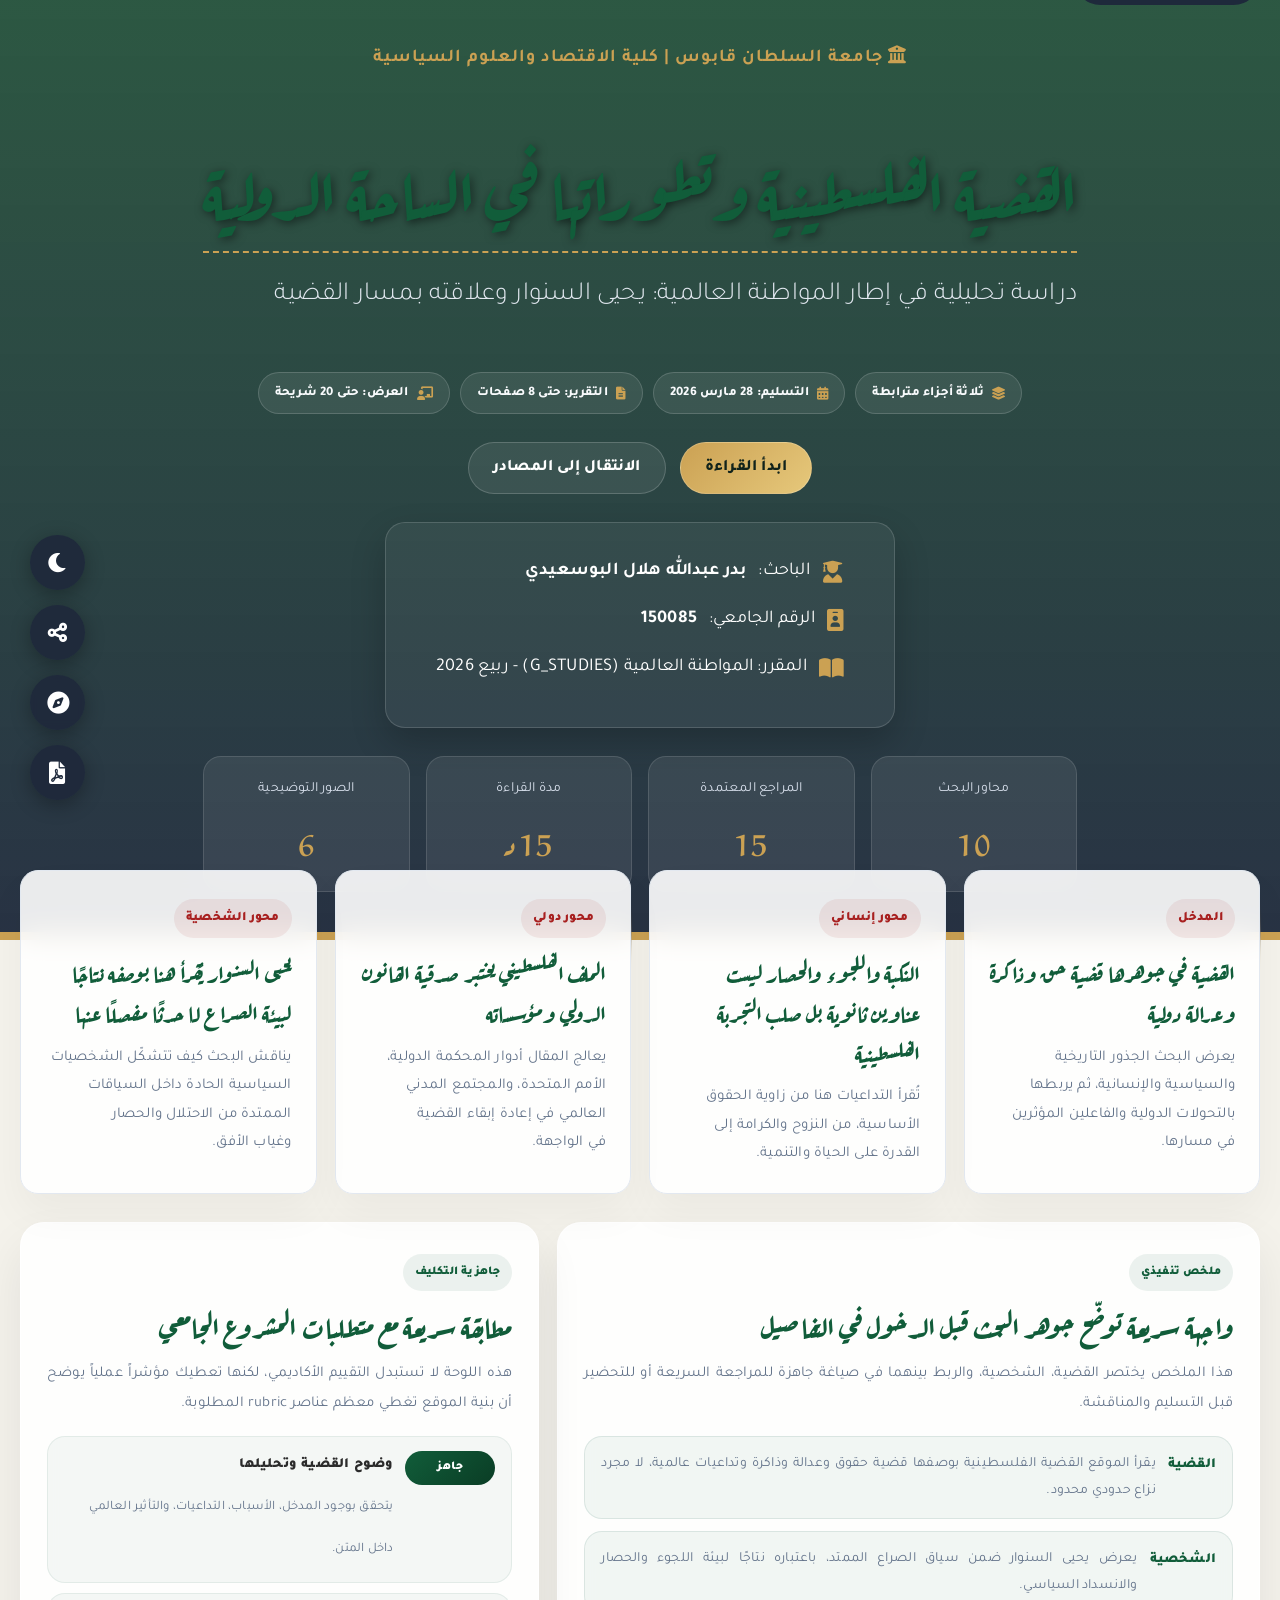
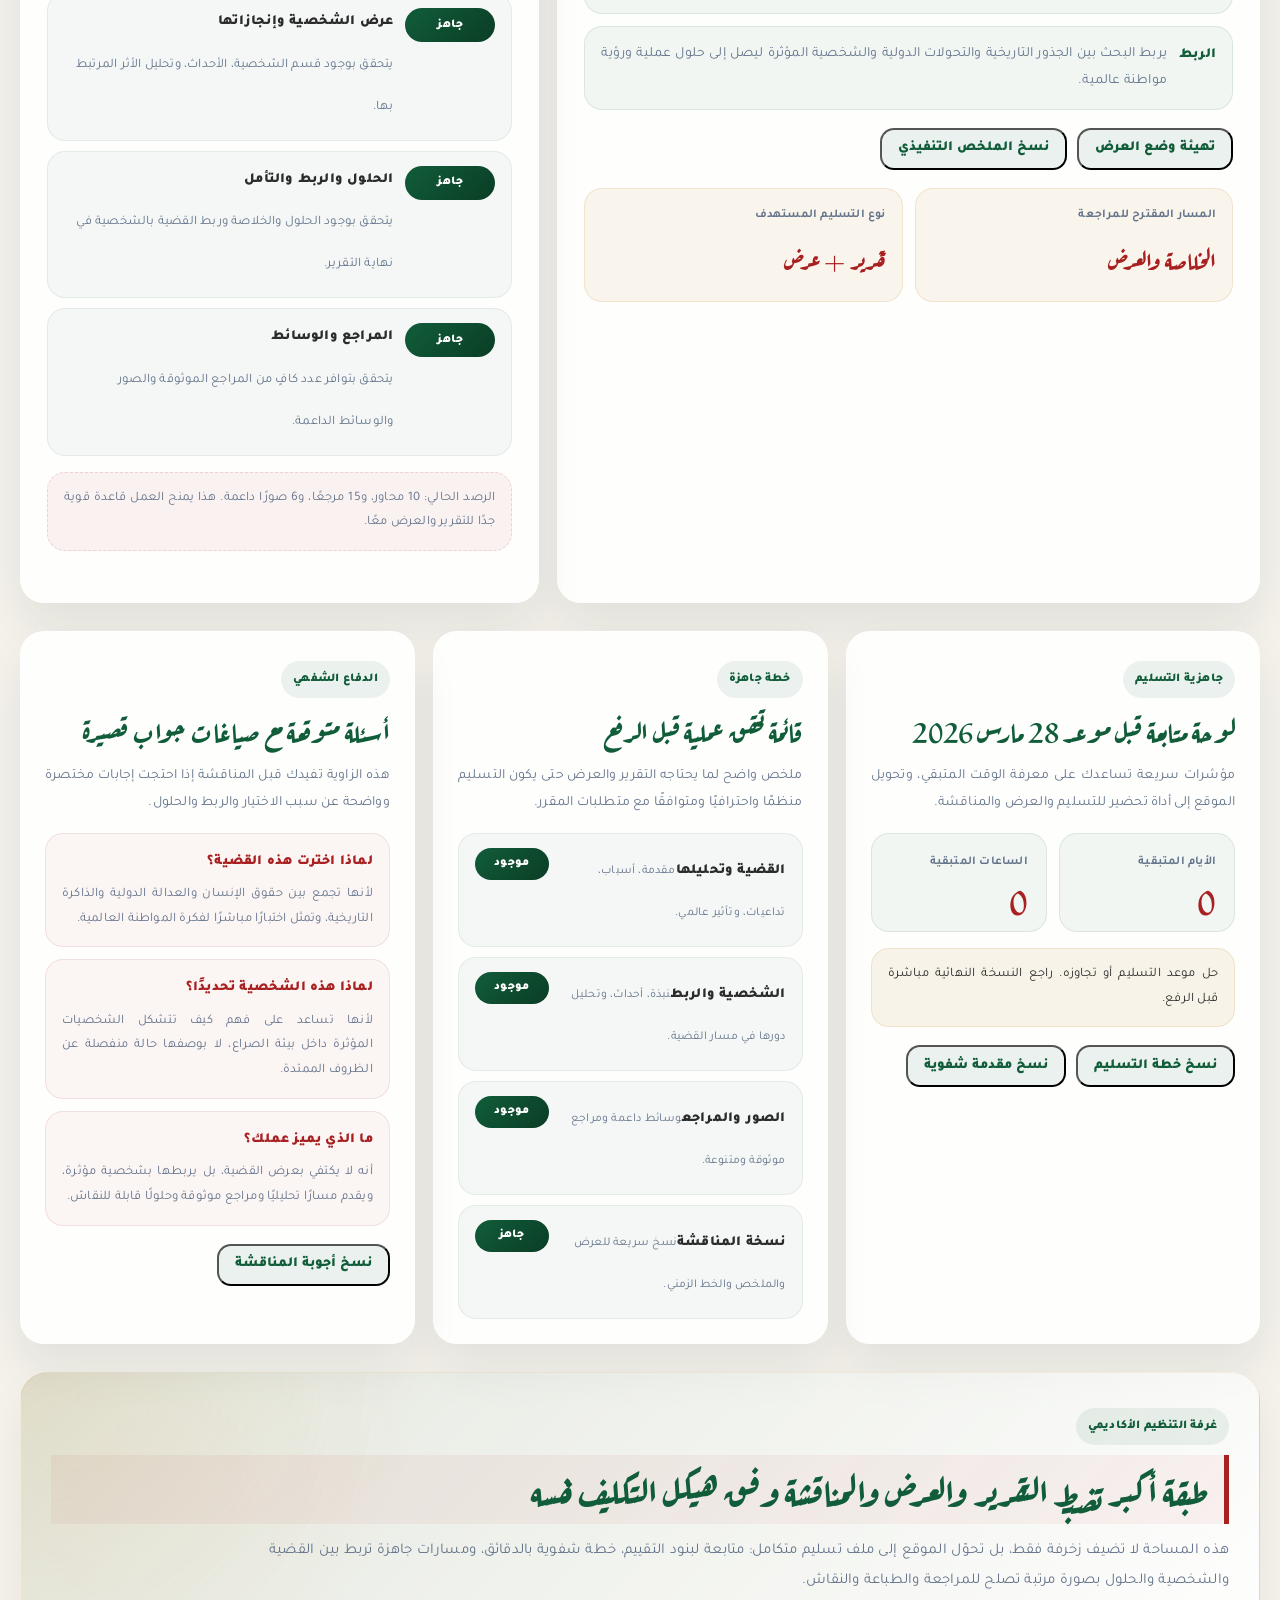
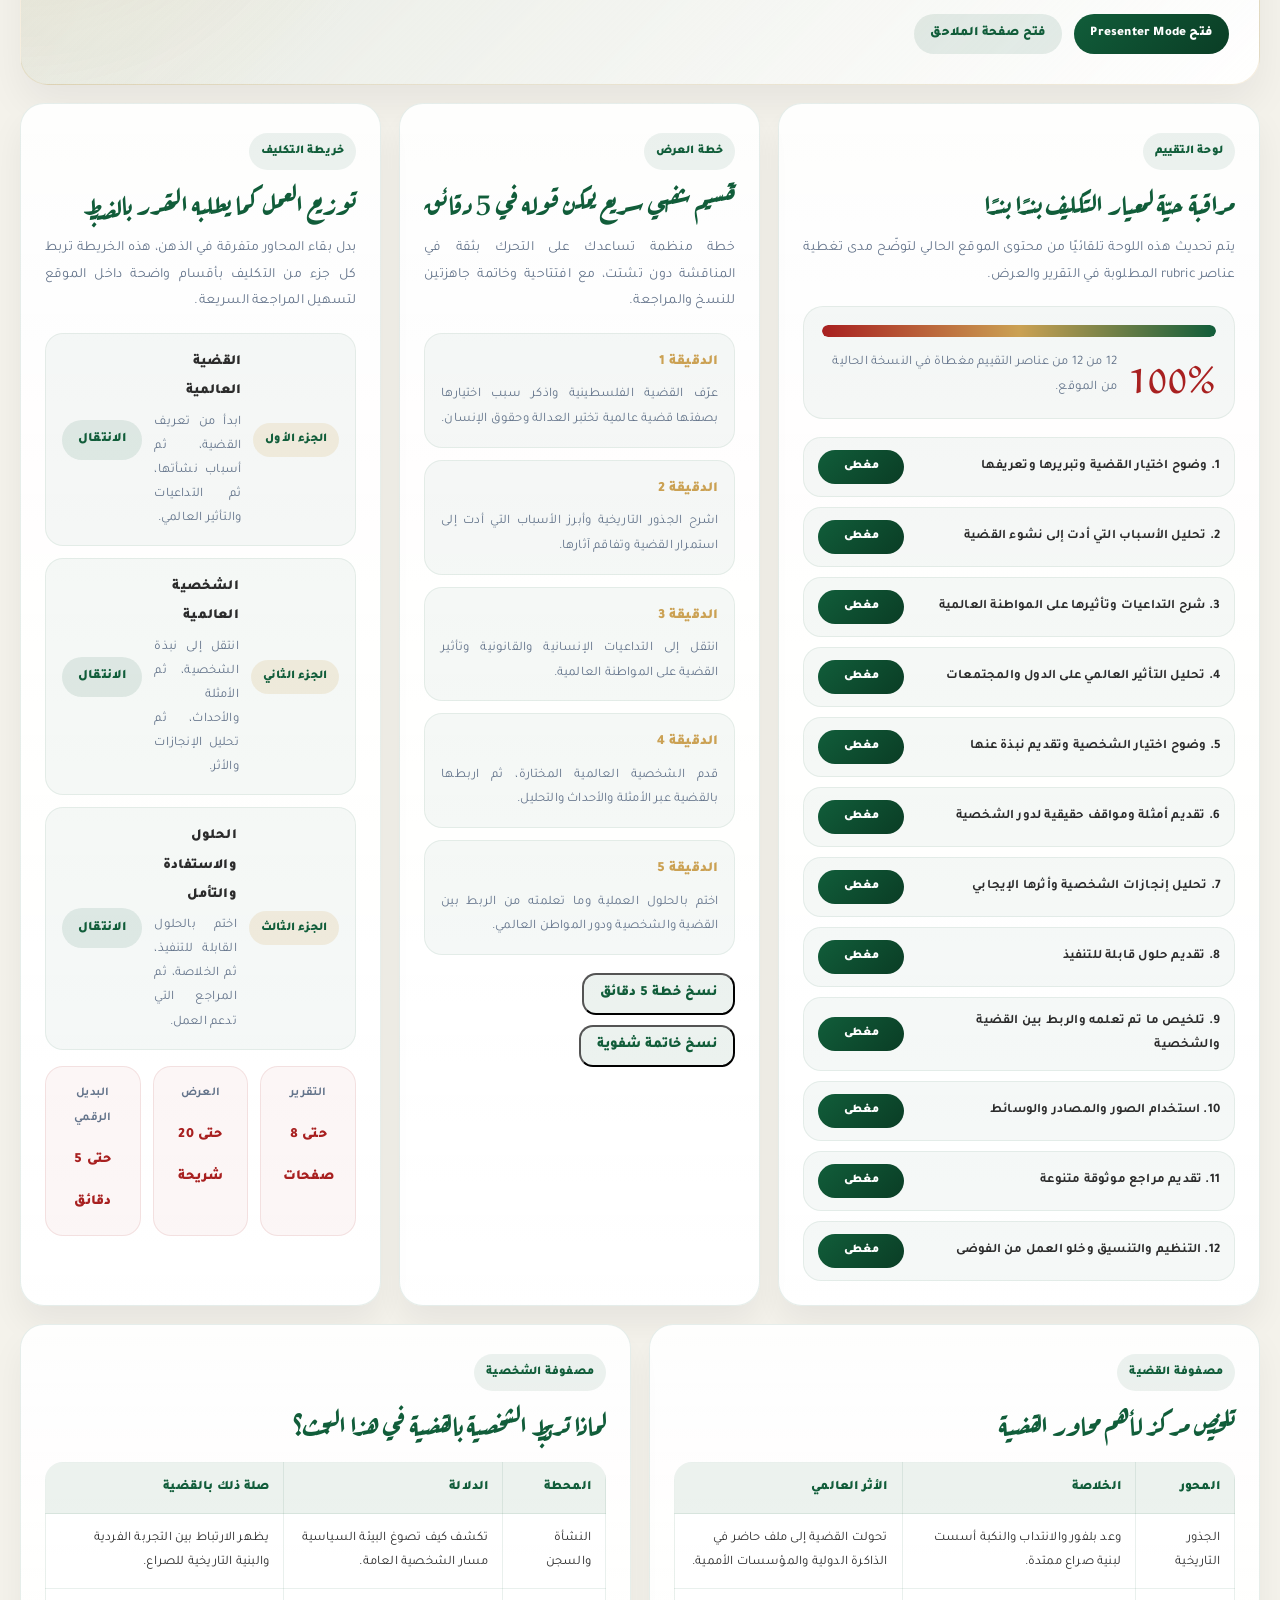
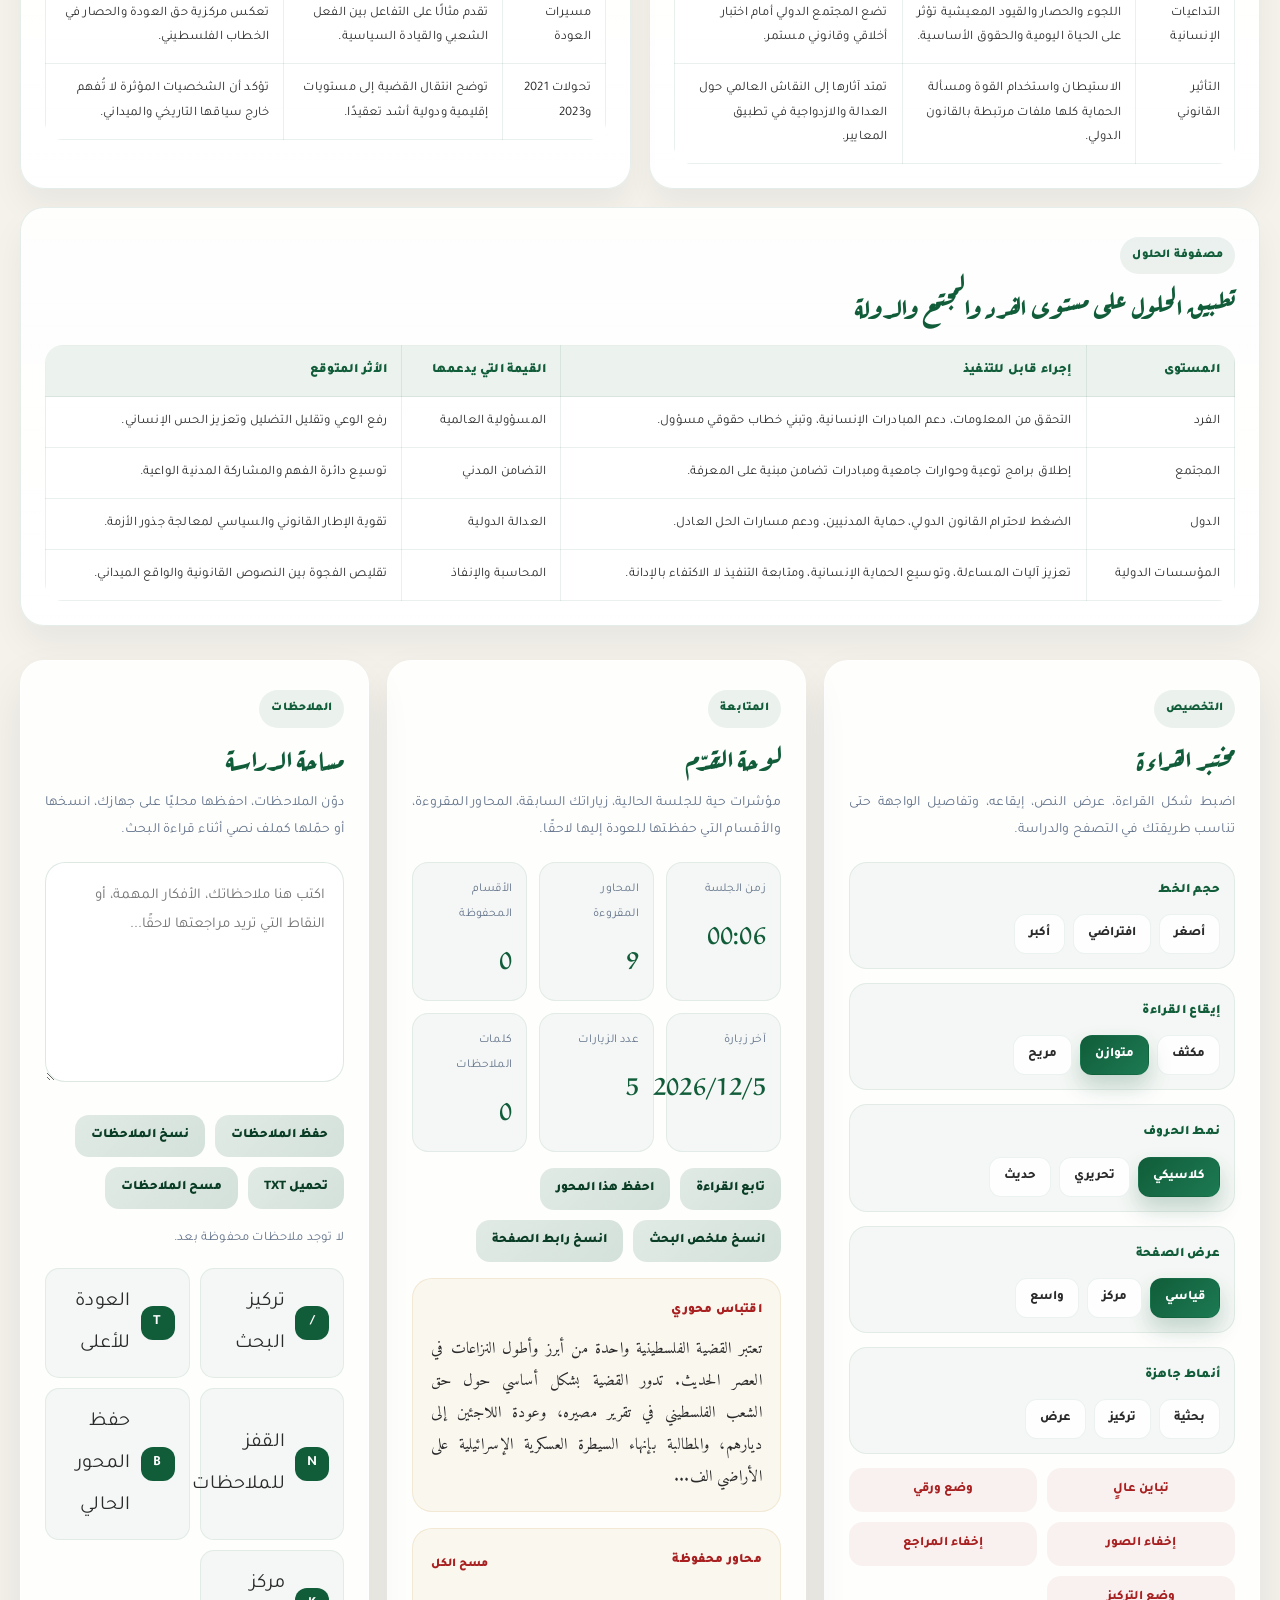
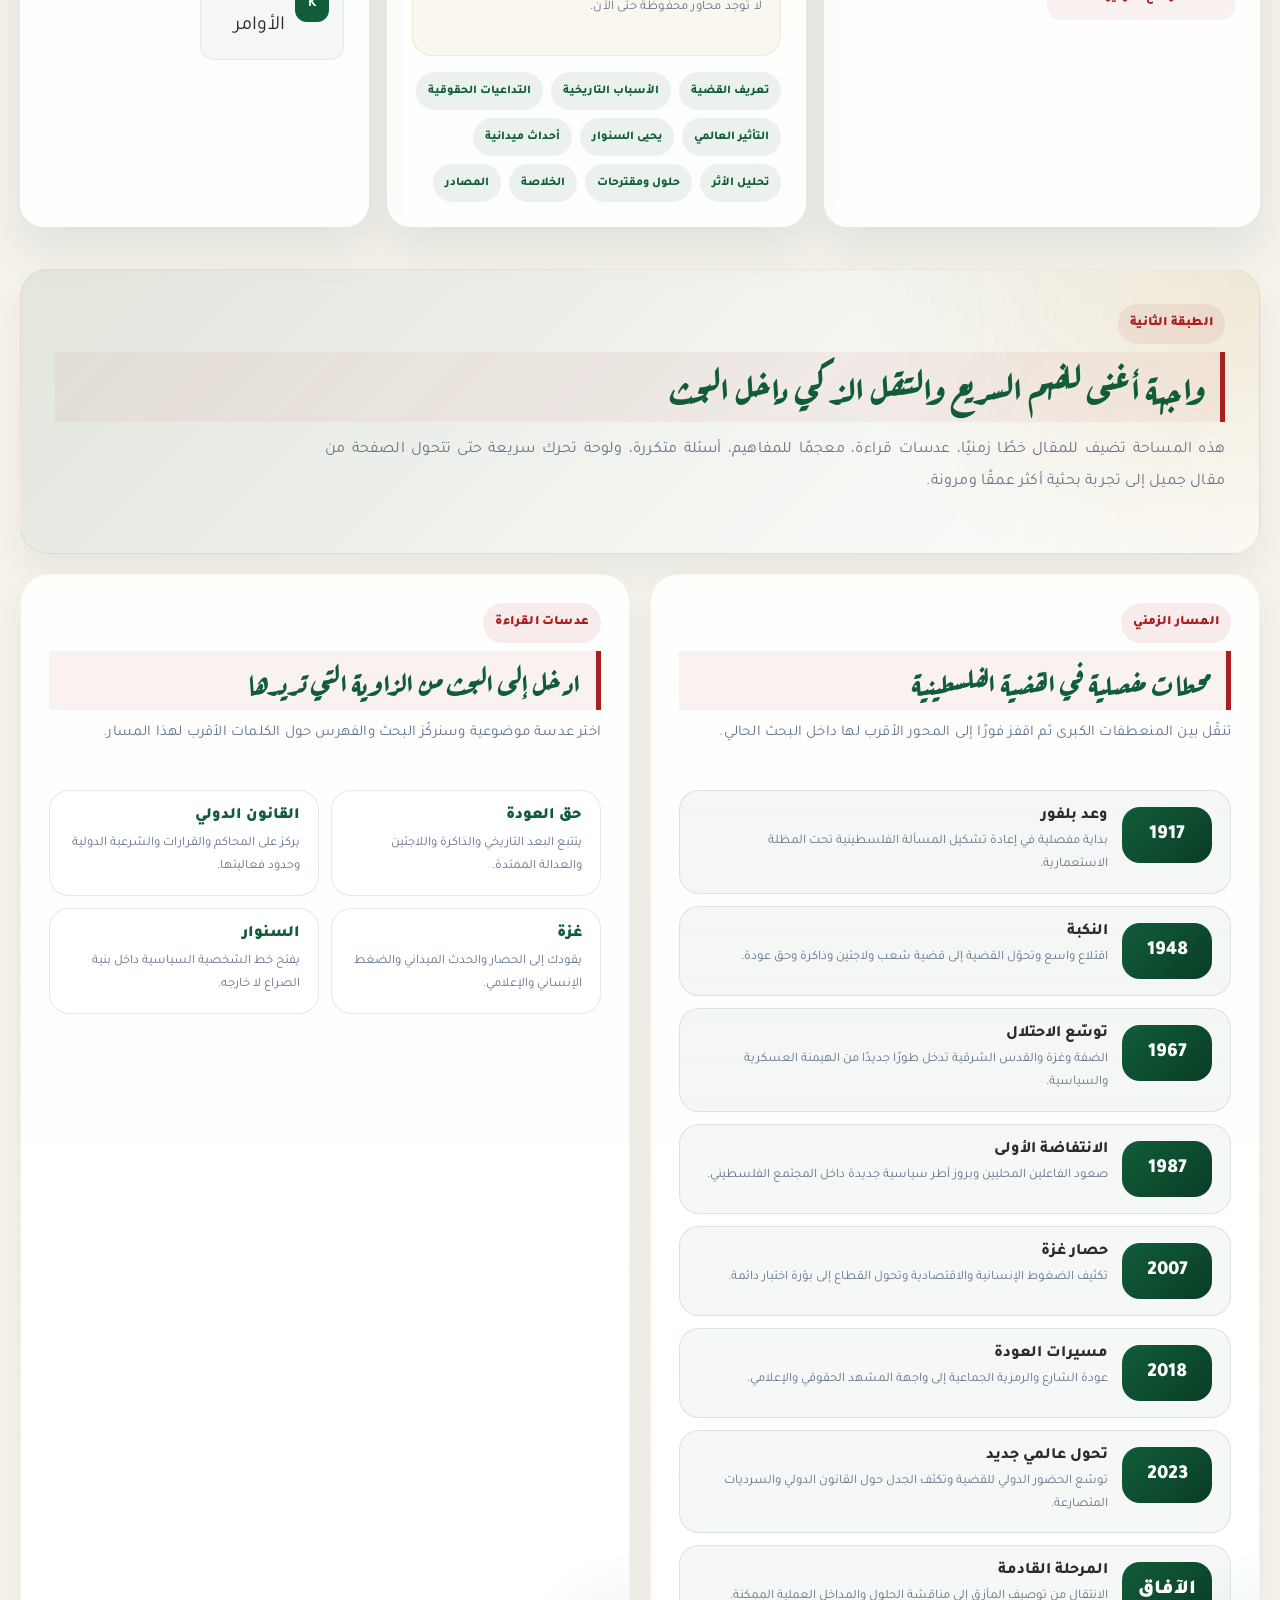
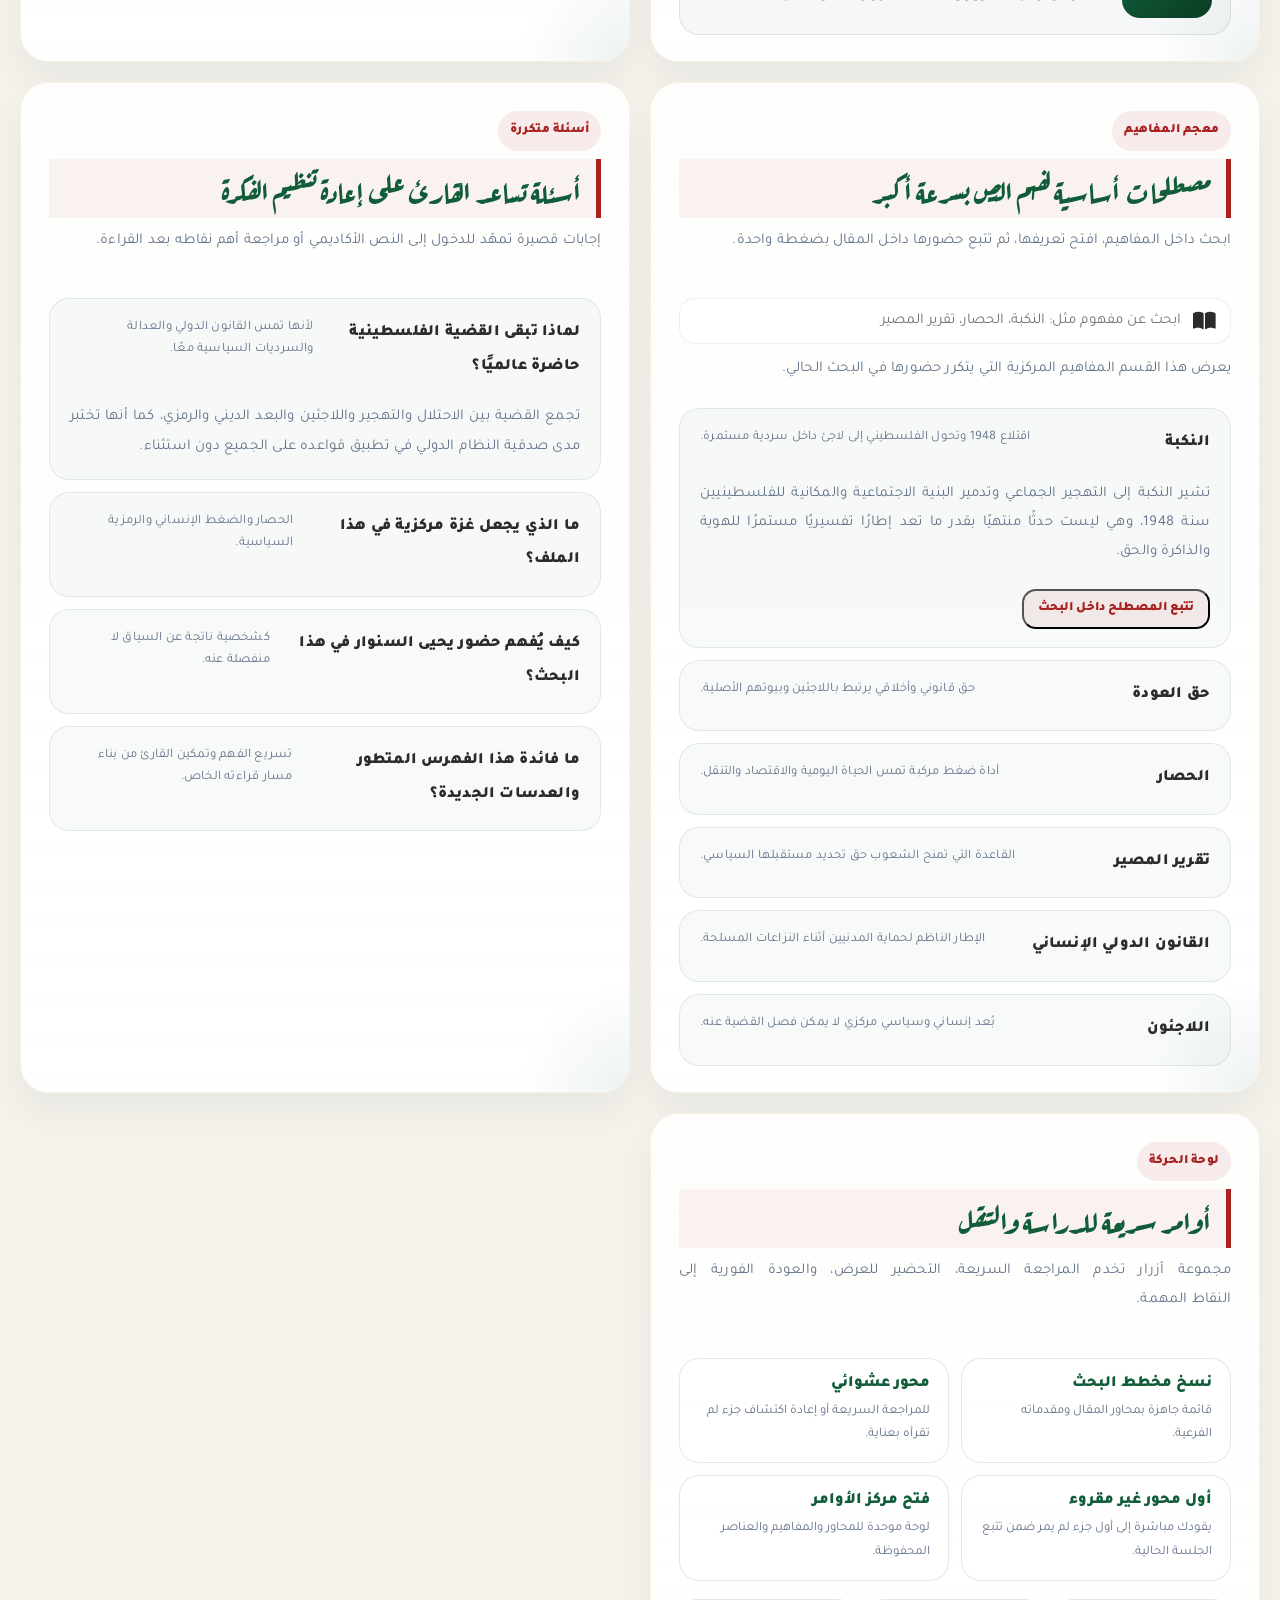
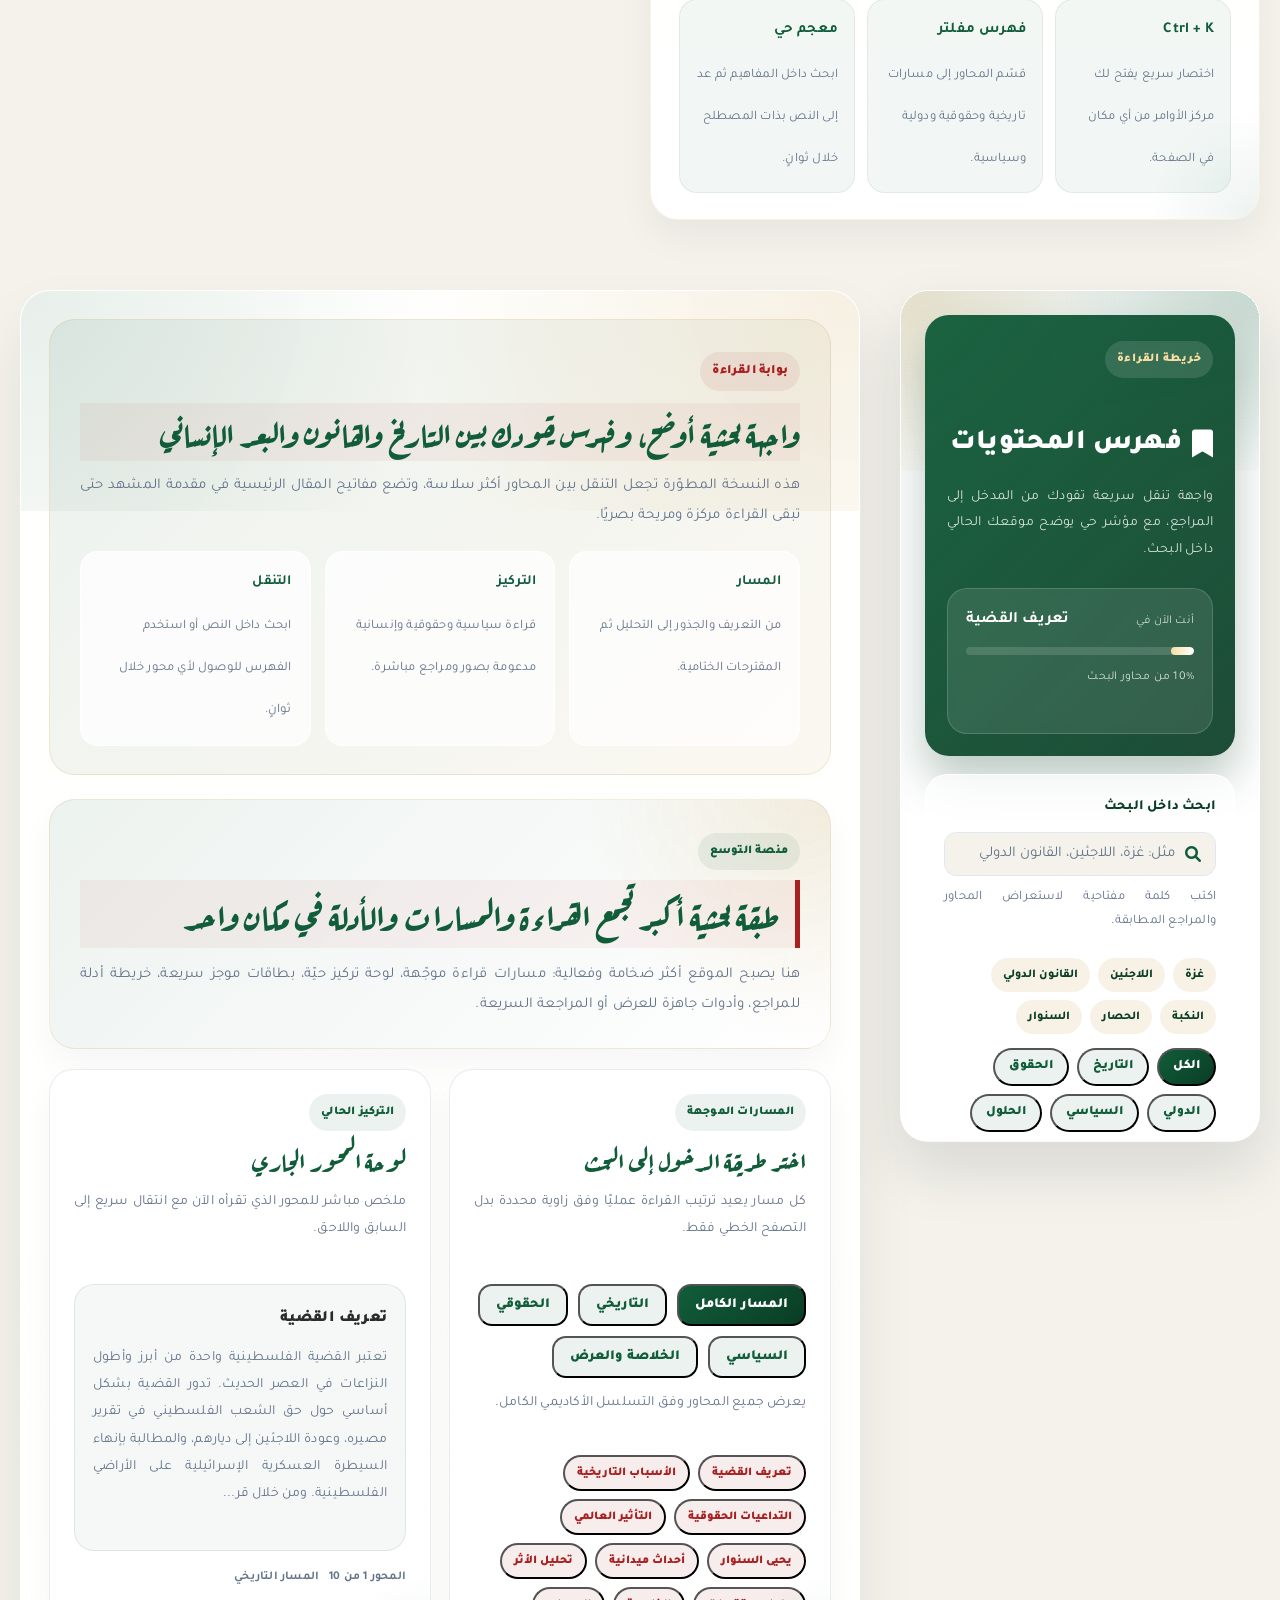
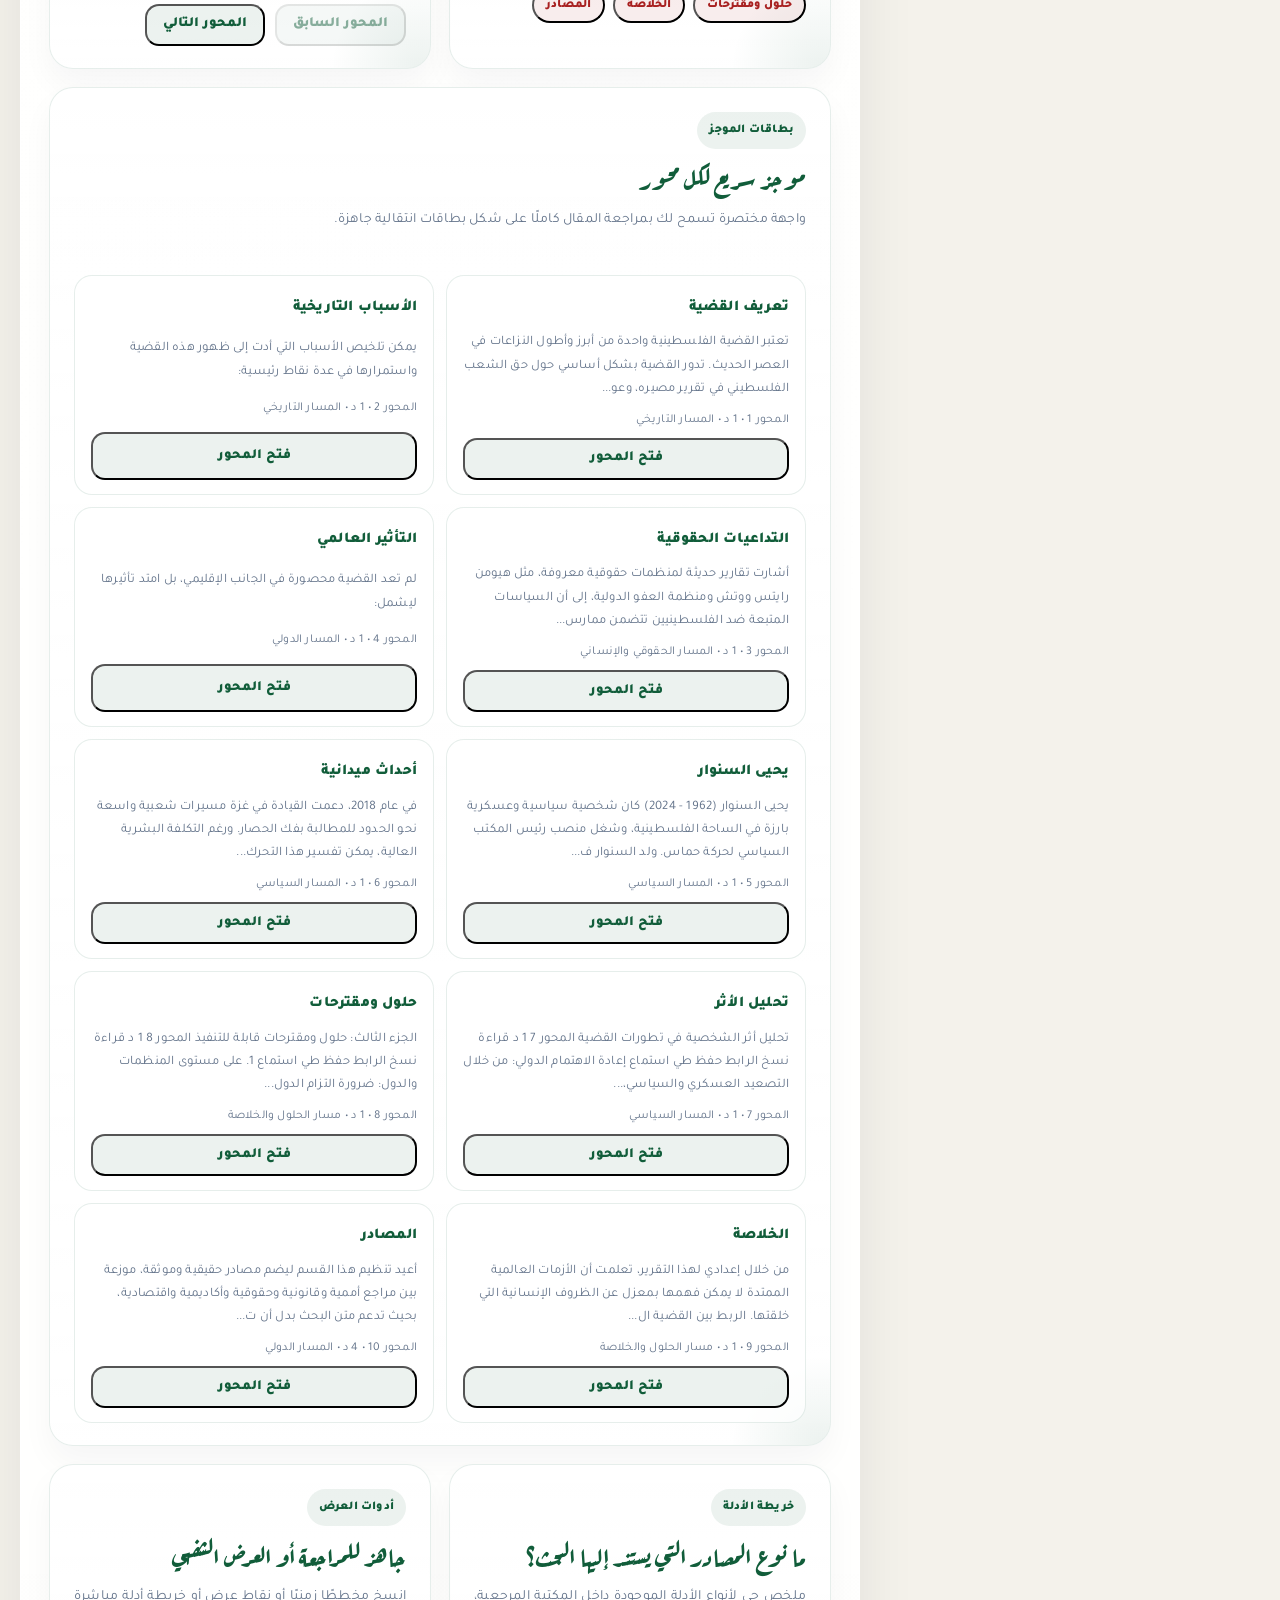
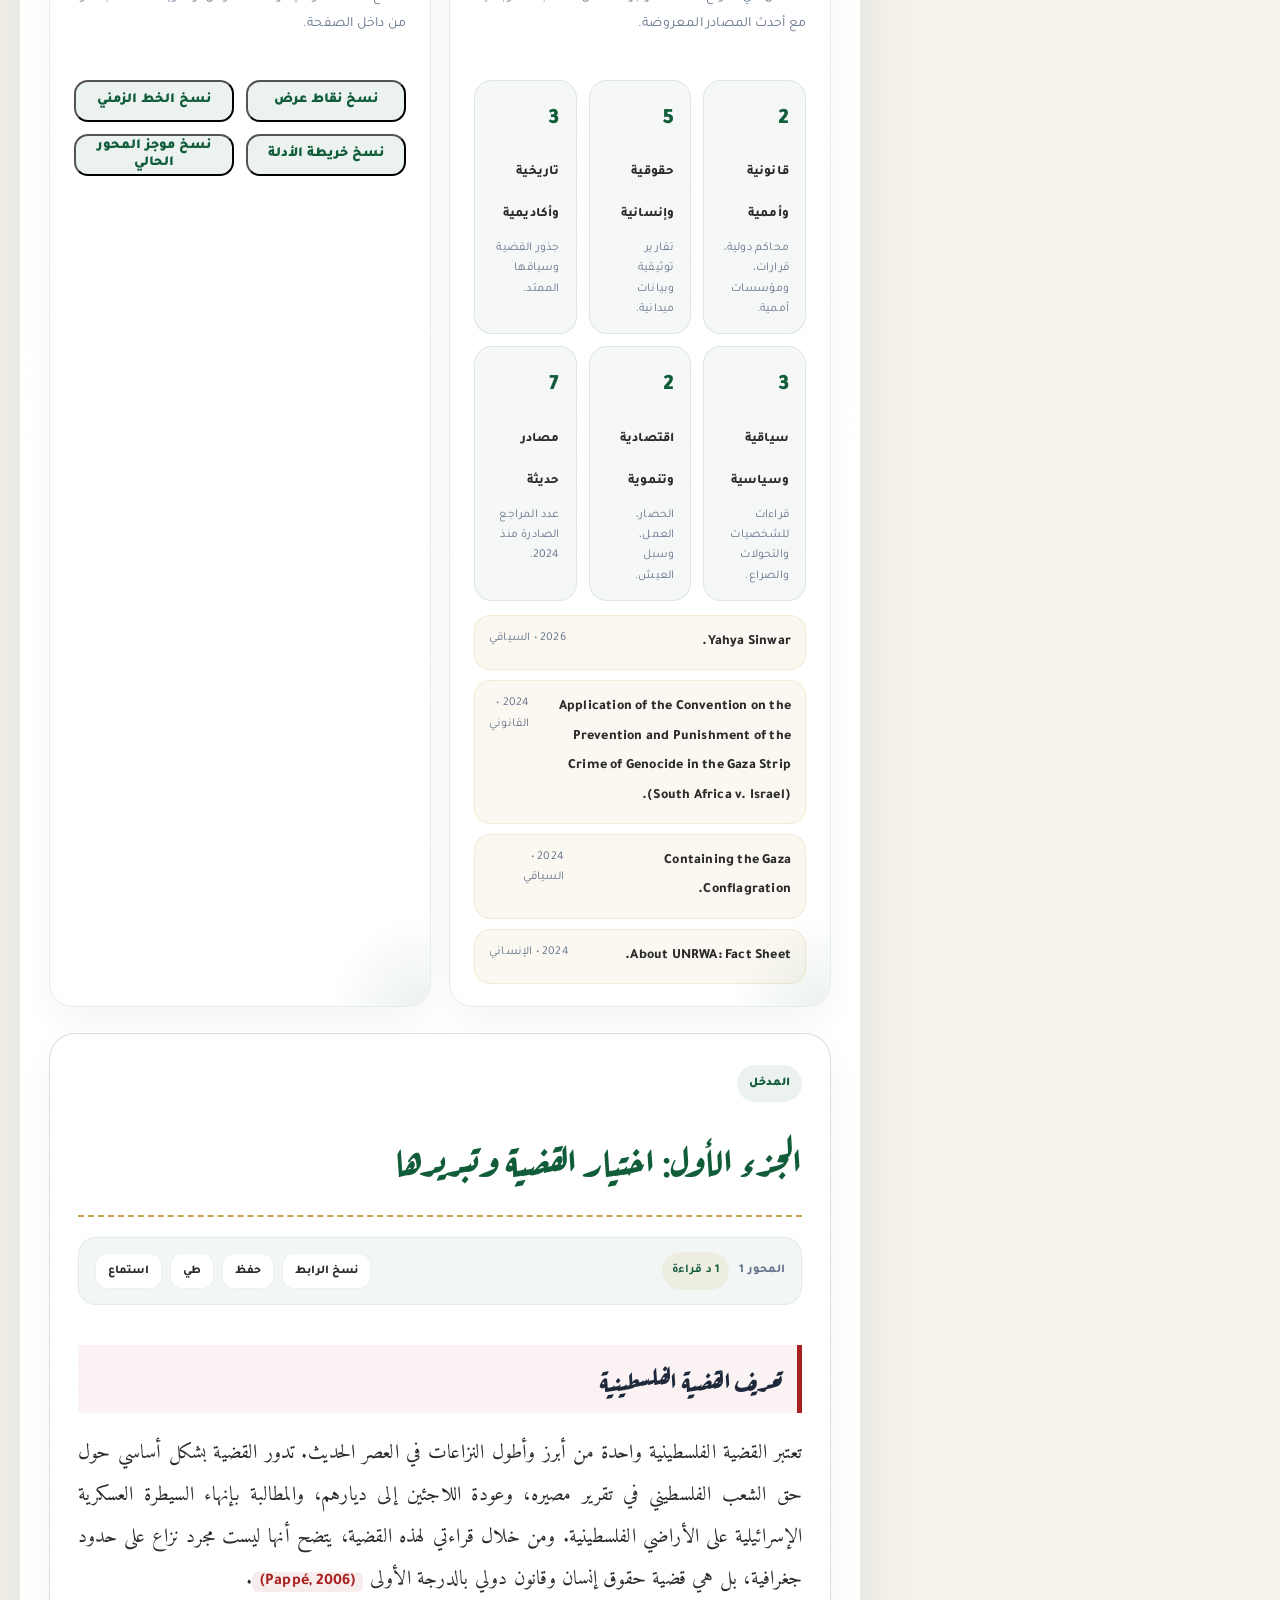
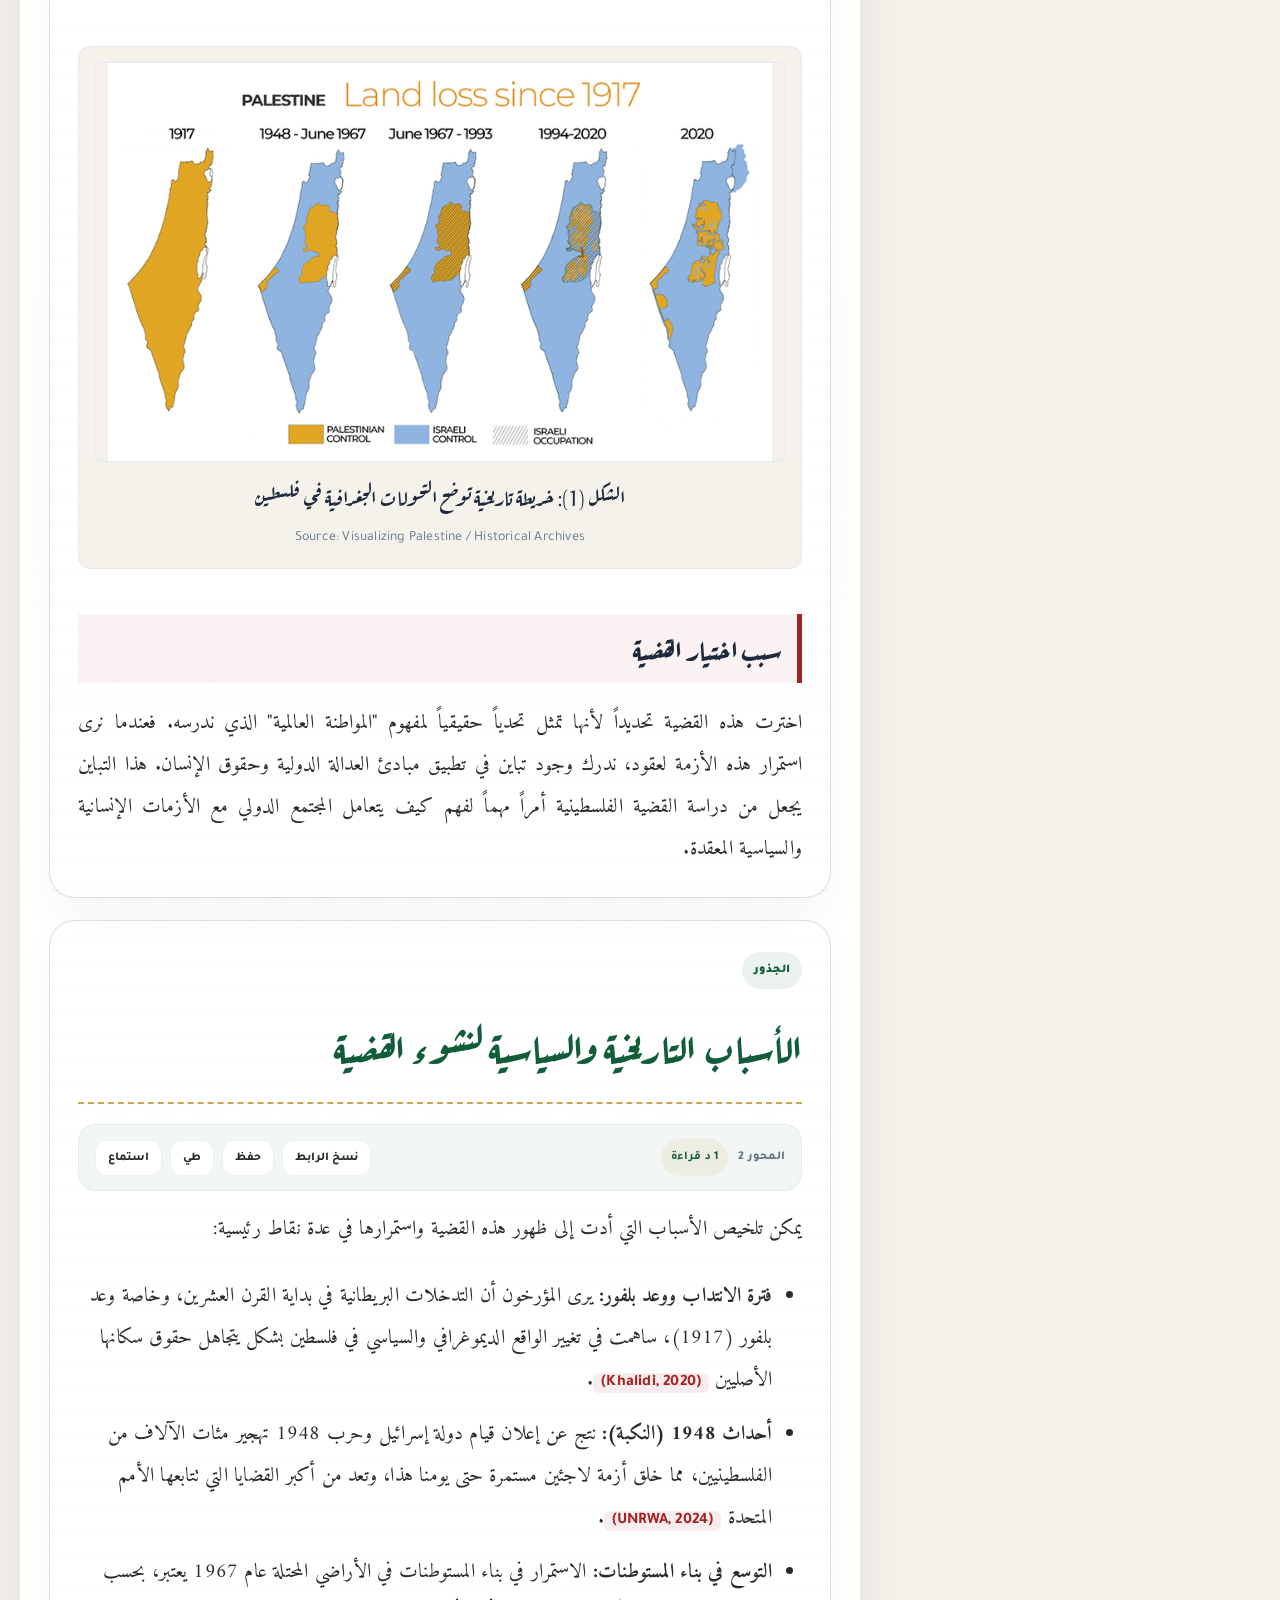
<file: final-index-dom.html>
﻿<!DOCTYPE html>
<html lang="ar" dir="rtl" style="--font-scale: 1;"><head>
    <meta charset="UTF-8">
    <meta name="viewport" content="width=device-width, initial-scale=1.0, maximum-scale=5.0, user-scalable=yes">
    
    <title>البحث الأكاديمي: القضية الفلسطينية - بدر البوسعيدي</title>
    
    <!-- SEO و Open Graph -->
    <meta name="description" content="دراسة تحليلية في إطار المواطنة العالمية: يحيى السنوار وعلاقته بمسار القضية الفلسطينية. بحث أكاديمي محكم.">
    <meta name="theme-color" content="#115d3a">
    <meta name="keywords" content="القضية الفلسطينية, يحيى السنوار, المواطنة العالمية, حقوق الإنسان, الصراع العربي الإسرائيلي">
    <meta name="author" content="بدر عبدالله هلال البوسعيدي">
    <meta property="og:title" content="البحث الأكاديمي: القضية الفلسطينية وتطوراتها">
    <meta property="og:description" content="دراسة تحليلية في إطار المواطنة العالمية.">
    <meta property="og:type" content="article">
    <meta property="og:locale" content="ar_AR">
    
    <!-- الخطوط والأيقونات -->
    <link rel="preconnect" href="https://fonts.googleapis.com">
    <link rel="preconnect" href="https://fonts.gstatic.com" crossorigin="">
    <link href="https://fonts.googleapis.com/css2?family=Amiri:wght@400;700&amp;family=Aref+Ruqaa:wght@400;700&amp;family=Noto+Naskh+Arabic:wght@400;600;700&amp;family=Tajawal:wght@500;700;900&amp;display=swap" rel="stylesheet">
    <link rel="stylesheet" href="https://cdnjs.cloudflare.com/ajax/libs/font-awesome/6.0.0-beta3/css/all.min.css">
    
    <link rel="stylesheet" href="styles.css">
</head>
<body>

<a class="skip-link" href="#main-content">تجاوز إلى المحتوى الرئيسي</a>

<!-- شريط التقدم -->
<div class="progress-container"><div class="progress-bar" id="progressBar" style="width: 0%;"></div></div>

<!-- الأزرار العائمة -->
<div class="floating-actions">
    <button class="action-btn" id="themeToggle" title="الوضع الليلي" aria-label="تبديل الوضع الليلي"><i class="fas fa-moon" id="themeIcon"></i></button>
    <button class="action-btn" id="shareBtn" title="مشاركة البحث" aria-label="مشاركة البحث"><i class="fas fa-share-alt"></i></button>
    <button class="action-btn" id="commandPaletteBtn" title="مركز الأوامر" aria-label="فتح مركز الأوامر السريع"><i class="fas fa-compass"></i></button>
    <button class="action-btn" onclick="window.print()" title="حفظ كـ PDF" aria-label="طباعة أو حفظ البحث كملف PDF"><i class="fas fa-file-pdf"></i></button>
    <button class="action-btn" id="backToTop" title="العودة للأعلى" aria-label="العودة إلى أعلى الصفحة"><i class="fas fa-arrow-up"></i></button>
</div>

<div class="live-toast" id="liveToast" aria-live="polite" aria-atomic="true"></div>

<div class="command-palette" id="commandPalette" hidden="">
    <div class="command-palette-backdrop" data-close-palette=""></div>
    <div class="command-palette-panel" role="dialog" aria-modal="true" aria-labelledby="commandPaletteTitle">
        <div class="command-palette-head">
            <div>
                <span class="palette-kicker">الوصول السريع</span>
                <h2 id="commandPaletteTitle">مركز الأوامر والبحث الذكي</h2>
            </div>
            <button class="palette-close" type="button" id="commandPaletteClose">إغلاق</button>
        </div>
        <div class="palette-search-shell">
            <i class="fas fa-bolt" aria-hidden="true"></i>
            <input type="search" id="paletteSearch" placeholder="ابحث عن محور، مفهوم، أو أمر سريع...">
        </div>
        <p class="palette-meta" id="paletteMeta">تظهر الآن 12 نتيجة سريعة.</p>
        <div class="palette-shortcuts" aria-label="اقتراحات سريعة">
            <button class="palette-shortcut" type="button" data-palette-shortcut="محور">محور</button>
            <button class="palette-shortcut" type="button" data-palette-shortcut="مفهوم">مفهوم</button>
            <button class="palette-shortcut" type="button" data-palette-shortcut="النكبة">النكبة</button>
            <button class="palette-shortcut" type="button" data-palette-shortcut="ملاحظات">ملاحظات</button>
        </div>
        <div class="palette-results" id="paletteResults"><button type="button" class="palette-result" data-action="section" data-value="intro"><small>محور</small><strong>تعريف القضية</strong><span>تعتبر القضية الفلسطينية واحدة من أبرز وأطول النزاعات في العصر الحديث. تدور القضية بشكل أساسي حول حق</span></button><button type="button" class="palette-result" data-action="section" data-value="causes"><small>محور</small><strong>الأسباب التاريخية</strong><span>يمكن تلخيص الأسباب التي أدت إلى ظهور هذه القضية واستمرارها في عدة نقاط رئيسية:</span></button><button type="button" class="palette-result" data-action="section" data-value="impact"><small>محور</small><strong>التداعيات الحقوقية</strong><span>أشارت تقارير حديثة لمنظمات حقوقية معروفة، مثل هيومن رايتس ووتش ومنظمة العفو الدولية، إلى أن السياسات</span></button><button type="button" class="palette-result" data-action="section" data-value="global"><small>محور</small><strong>التأثير العالمي</strong><span>لم تعد القضية محصورة في الجانب الإقليمي، بل امتد تأثيرها ليشمل:</span></button><button type="button" class="palette-result" data-action="section" data-value="persona"><small>محور</small><strong>يحيى السنوار</strong><span>يحيى السنوار (1962 - 2024) كان شخصية سياسية وعسكرية بارزة في الساحة الفلسطينية، وشغل منصب رئيس المكت</span></button><button type="button" class="palette-result" data-action="section" data-value="events"><small>محور</small><strong>أحداث ميدانية</strong><span>في عام 2018، دعمت القيادة في غزة مسيرات شعبية واسعة نحو الحدود للمطالبة بفك الحصار. ورغم التكلفة الب</span></button><button type="button" class="palette-result" data-action="section" data-value="analysis"><small>محور</small><strong>تحليل الأثر</strong><span>تحليل أثر الشخصية في تطورات القضية
المحور 7
1 د قراءة
نسخ الرابط
حفظ
طي
استماع
إعادة الاهتمام الدولي</span></button><button type="button" class="palette-result" data-action="section" data-value="solutions"><small>محور</small><strong>حلول ومقترحات</strong><span>الجزء الثالث: حلول ومقترحات قابلة للتنفيذ
المحور 8
1 د قراءة
نسخ الرابط
حفظ
طي
استماع
1. على مستوى ا</span></button><button type="button" class="palette-result" data-action="section" data-value="reflection"><small>محور</small><strong>الخلاصة</strong><span>من خلال إعدادي لهذا التقرير، تعلمت أن الأزمات العالمية الممتدة لا يمكن فهمها بمعزل عن الظروف الإنسان</span></button><button type="button" class="palette-result" data-action="section" data-value="references"><small>محور</small><strong>المصادر</strong><span>أعيد تنظيم هذا القسم ليضم مصادر حقيقية وموثقة، موزعة بين مراجع أممية وقانونية وحقوقية وأكاديمية واقت</span></button><button type="button" class="palette-result" data-action="glossary" data-value="النكبة"><small>مفهوم</small><strong>النكبة</strong><span>تشير النكبة إلى التهجير الجماعي وتدمير البنية الاجتماعية والمكانية للفلسطينيين سنة 1948، وهي ليست حد</span></button><button type="button" class="palette-result" data-action="glossary" data-value="حق العودة"><small>مفهوم</small><strong>حق العودة</strong><span>يرتبط حق العودة بإمكانية رجوع اللاجئين الفلسطينيين إلى ديارهم وتعويضهم، ويشكّل أحد أكثر محاور القضية</span></button></div>
    </div>
</div>

<!-- الهيرو (Hero) -->
<header class="hero-section">
    <div class="hero-content">
        <div class="hero-uni"><i class="fas fa-university"></i> جامعة السلطان قابوس | كلية الاقتصاد والعلوم السياسية</div>
        <h1 class="hero-title">القضية الفلسطينية وتطوراتها في الساحة الدولية</h1>
        <p class="hero-subtitle">دراسة تحليلية في إطار المواطنة العالمية: يحيى السنوار وعلاقته بمسار القضية</p>
        <div class="hero-ribbon" aria-label="ملامح التكليف الأكاديمي">
            <span class="hero-pill"><i class="fas fa-layer-group"></i> ثلاثة أجزاء مترابطة</span>
            <span class="hero-pill"><i class="fas fa-calendar-alt"></i> التسليم: 28 مارس 2026</span>
            <span class="hero-pill"><i class="fas fa-file-alt"></i> التقرير: حتى 8 صفحات</span>
            <span class="hero-pill"><i class="fas fa-chalkboard-teacher"></i> العرض: حتى 20 شريحة</span>
        </div>
        
        <div class="hero-actions">
            <a class="hero-btn hero-btn-primary" href="#intro">ابدأ القراءة</a>
            <a class="hero-btn hero-btn-secondary" href="#references">الانتقال إلى المصادر</a>
        </div>
        
        <div class="student-badge">
            <p><i class="fas fa-user-graduate"></i> الباحث: <strong>بدر عبدالله هلال البوسعيدي</strong></p>
            <p><i class="fas fa-id-badge"></i> الرقم الجامعي: <strong>150085</strong></p>
            <p><i class="fas fa-book-open"></i> المقرر: المواطنة العالمية (G_STUDIES) - ربيع 2026</p>
        </div>

        <div class="hero-metrics" aria-label="مؤشرات البحث">
            <div class="metric-card">
                <span>محاور البحث</span>
                <strong id="metricSections">10</strong>
            </div>
            <div class="metric-card">
                <span>المراجع المعتمدة</span>
                <strong id="metricReferences">15</strong>
            </div>
            <div class="metric-card">
                <span>مدة القراءة</span>
                <strong id="metricReadingTime">15 د</strong>
            </div>
            <div class="metric-card">
                <span>الصور التوضيحية</span>
                <strong id="metricFigures">6</strong>
            </div>
        </div>
    </div>
</header>

<section class="print-report-shell" id="printReportShell" aria-hidden="true"></section>

<section class="research-dashboard" aria-label="ملخصات البحث">
    <div class="dashboard-grid">
        <article class="overview-card">
            <span class="overview-kicker">المدخل</span>
            <h2>القضية في جوهرها قضية حق وذاكرة وعدالة دولية</h2>
            <p>يعرض البحث الجذور التاريخية والسياسية والإنسانية، ثم يربطها بالتحولات الدولية والفاعلين المؤثرين في مسارها.</p>
        </article>
        <article class="overview-card">
            <span class="overview-kicker">محور إنساني</span>
            <h2>النكبة واللجوء والحصار ليست عناوين ثانوية بل صلب التجربة الفلسطينية</h2>
            <p>تُقرأ التداعيات هنا من زاوية الحقوق الأساسية، من النزوح والكرامة إلى القدرة على الحياة والتنمية.</p>
        </article>
        <article class="overview-card">
            <span class="overview-kicker">محور دولي</span>
            <h2>الملف الفلسطيني يختبر صدقية القانون الدولي ومؤسساته</h2>
            <p>يعالج المقال أدوار المحكمة الدولية، الأمم المتحدة، والمجتمع المدني العالمي في إعادة إبقاء القضية في الواجهة.</p>
        </article>
        <article class="overview-card">
            <span class="overview-kicker">محور الشخصية</span>
            <h2>يحيى السنوار يُقرأ هنا بوصفه نتاجًا لبيئة الصراع لا حدثًا منفصلًا عنها</h2>
            <p>يناقش البحث كيف تتشكّل الشخصيات السياسية الحادة داخل السياقات الممتدة من الاحتلال والحصار وغياب الأفق.</p>
        </article>
    </div>
</section>

<section class="project-brief reveal" aria-label="الملخص التنفيذي وجاهزية التكليف">
    <div class="project-brief-grid">
        <article class="brief-card" aria-labelledby="executiveSummaryTitle">
            <div class="brief-card-head">
                <span class="experience-kicker">ملخص تنفيذي</span>
                <h2 id="executiveSummaryTitle">واجهة سريعة توضّح جوهر البحث قبل الدخول في التفاصيل</h2>
                <p>هذا الملخص يختصر القضية، الشخصية، والربط بينهما في صياغة جاهزة للمراجعة السريعة أو للتحضير قبل التسليم والمناقشة.</p>
            </div>
            <div class="executive-points">
                <article class="executive-point">
                    <strong>القضية</strong>
                    <p>يقرأ الموقع القضية الفلسطينية بوصفها قضية حقوق وعدالة وذاكرة وتداعيات عالمية، لا مجرد نزاع حدودي محدود.</p>
                </article>
                <article class="executive-point">
                    <strong>الشخصية</strong>
                    <p>يعرض يحيى السنوار ضمن سياق الصراع الممتد، باعتباره نتاجًا لبيئة اللجوء والحصار والانسداد السياسي.</p>
                </article>
                <article class="executive-point">
                    <strong>الربط</strong>
                    <p>يربط البحث بين الجذور التاريخية والتحولات الدولية والشخصية المؤثرة ليصل إلى حلول عملية ورؤية مواطنة عالمية.</p>
                </article>
            </div>
            <div class="brief-actions">
                <button class="route-btn" type="button" id="activatePresentationModeBtn">تهيئة وضع العرض</button>
                <button class="route-btn" type="button" id="copyExecutiveSummaryBtn">نسخ الملخص التنفيذي</button>
            </div>
            <div class="brief-meta-grid" aria-label="ملخص سريع لمكونات العمل">
                <div class="brief-meta-card">
                    <span>المسار المقترح للمراجعة</span>
                    <strong>الخلاصة والعرض</strong>
                </div>
                <div class="brief-meta-card">
                    <span>نوع التسليم المستهدف</span>
                    <strong>تقرير + عرض</strong>
                </div>
            </div>
        </article>

        <article class="brief-card" aria-labelledby="rubricReadyTitle">
            <div class="brief-card-head">
                <span class="experience-kicker">جاهزية التكليف</span>
                <h2 id="rubricReadyTitle">مطابقة سريعة مع متطلبات المشروع الجامعي</h2>
                <p>هذه اللوحة لا تستبدل التقييم الأكاديمي، لكنها تعطيك مؤشراً عملياً يوضح أن بنية الموقع تغطي معظم عناصر rubric المطلوبة.</p>
            </div>
            <div class="rubric-grid">
                <article class="rubric-item">
                    <span class="rubric-state is-ready" id="rubricIssueState">جاهز</span>
                    <div class="rubric-copy">
                        <strong>وضوح القضية وتحليلها</strong>
                        <span>يتحقق بوجود المدخل، الأسباب، التداعيات، والتأثير العالمي داخل المتن.</span>
                    </div>
                </article>
                <article class="rubric-item">
                    <span class="rubric-state is-ready" id="rubricPersonaState">جاهز</span>
                    <div class="rubric-copy">
                        <strong>عرض الشخصية وإنجازاتها</strong>
                        <span>يتحقق بوجود قسم الشخصية، الأحداث، وتحليل الأثر المرتبط بها.</span>
                    </div>
                </article>
                <article class="rubric-item">
                    <span class="rubric-state is-ready" id="rubricSolutionsState">جاهز</span>
                    <div class="rubric-copy">
                        <strong>الحلول والربط والتأمل</strong>
                        <span>يتحقق بوجود الحلول والخلاصة وربط القضية بالشخصية في نهاية التقرير.</span>
                    </div>
                </article>
                <article class="rubric-item">
                    <span class="rubric-state is-ready" id="rubricReferencesState">جاهز</span>
                    <div class="rubric-copy">
                        <strong>المراجع والوسائط</strong>
                        <span>يتحقق بتوافر عدد كافٍ من المراجع الموثوقة والصور والوسائط الداعمة.</span>
                    </div>
                </article>
            </div>
            <p class="brief-ready-note" id="submissionReadinessMeta">الرصد الحالي: 10 محاور، و15 مرجعًا، و6 صورًا داعمة. هذا يمنح العمل قاعدة قوية جدًا للتقرير والعرض معًا.</p>
        </article>
    </div>
</section>

<section class="submission-suite reveal" aria-label="جاهزية التسليم والمناقشة">
    <div class="submission-grid">
        <article class="submission-card" aria-labelledby="deadlineSuiteTitle">
            <div class="submission-card-head">
                <span class="experience-kicker">جاهزية التسليم</span>
                <h2 id="deadlineSuiteTitle">لوحة متابعة قبل موعد 28 مارس 2026</h2>
                <p>مؤشرات سريعة تساعدك على معرفة الوقت المتبقي، وتحويل الموقع إلى أداة تحضير للتسليم والعرض والمناقشة.</p>
            </div>
            <div class="countdown-grid">
                <div class="countdown-card">
                    <span>الأيام المتبقية</span>
                    <strong id="submissionCountdownDays">14</strong>
                </div>
                <div class="countdown-card">
                    <span>الساعات المتبقية</span>
                    <strong id="submissionCountdownHours">0</strong>
                </div>
            </div>
            <p class="countdown-note" id="submissionCountdownStatus">الموعد النهائي المحدد هو 28 مارس 2026. استخدم الوقت المتبقي لمراجعة التقرير والطباعة والعرض الشفهي.</p>
            <div class="brief-actions">
                <button class="route-btn" type="button" id="copySubmissionChecklistBtn">نسخ خطة التسليم</button>
                <button class="route-btn" type="button" id="copyOralOpeningBtn">نسخ مقدمة شفوية</button>
            </div>
        </article>

        <article class="submission-card" aria-labelledby="readinessChecklistTitle">
            <div class="submission-card-head">
                <span class="experience-kicker">خطة جاهزة</span>
                <h2 id="readinessChecklistTitle">قائمة تحقق عملية قبل الرفع</h2>
                <p>ملخص واضح لما يحتاجه التقرير والعرض حتى يكون التسليم منظمًا واحترافيًا ومتوافقًا مع متطلبات المقرر.</p>
            </div>
            <div class="readiness-list" aria-label="قائمة تحقق التسليم">
                <div class="readiness-row">
                    <div><strong>القضية وتحليلها</strong><span>مقدمة، أسباب، تداعيات، وتأثير عالمي.</span></div>
                    <span class="readiness-badge is-strong">موجود</span>
                </div>
                <div class="readiness-row">
                    <div><strong>الشخصية والربط</strong><span>نبذة، أحداث، وتحليل دورها في مسار القضية.</span></div>
                    <span class="readiness-badge is-strong">موجود</span>
                </div>
                <div class="readiness-row">
                    <div><strong>الصور والمراجع</strong><span>وسائط داعمة ومراجع موثوقة ومتنوعة.</span></div>
                    <span class="readiness-badge is-strong">موجود</span>
                </div>
                <div class="readiness-row">
                    <div><strong>نسخة المناقشة</strong><span>نسخ سريعة للعرض والملخص والخط الزمني.</span></div>
                    <span class="readiness-badge is-strong" id="presentationPrepBadge">جاهز</span>
                </div>
            </div>
        </article>

        <article class="submission-card" aria-labelledby="defensePrepTitle">
            <div class="submission-card-head">
                <span class="experience-kicker">الدفاع الشفهي</span>
                <h2 id="defensePrepTitle">أسئلة متوقعة مع صياغات جواب قصيرة</h2>
                <p>هذه الزاوية تفيدك قبل المناقشة إذا احتجت إجابات مختصرة وواضحة عن سبب الاختيار والربط والحلول.</p>
            </div>
            <div class="qa-list">
                <article class="qa-item">
                    <strong>لماذا اخترت هذه القضية؟</strong>
                    <p>لأنها تجمع بين حقوق الإنسان والعدالة الدولية والذاكرة التاريخية، وتمثل اختبارًا مباشرًا لفكرة المواطنة العالمية.</p>
                </article>
                <article class="qa-item">
                    <strong>لماذا هذه الشخصية تحديدًا؟</strong>
                    <p>لأنها تساعد على فهم كيف تتشكل الشخصيات المؤثرة داخل بيئة الصراع، لا بوصفها حالة منفصلة عن الظروف الممتدة.</p>
                </article>
                <article class="qa-item">
                    <strong>ما الذي يميز عملك؟</strong>
                    <p>أنه لا يكتفي بعرض القضية، بل يربطها بشخصية مؤثرة، ويقدم مسارًا تحليليًا ومراجع موثوقة وحلولًا قابلة للنقاش.</p>
                </article>
            </div>
            <div class="brief-actions">
                <button class="route-btn" type="button" id="copyDefenseAnswersBtn">نسخ أجوبة المناقشة</button>
            </div>
        </article>
    </div>
</section>

<section class="report-command-center reveal" aria-label="غرفة تنظيم التقرير والتكليف">
    <div class="report-command-head">
        <span class="analysis-kicker">غرفة التنظيم الأكاديمي</span>
        <h2>طبقة أكبر تضبط التقرير والعرض والمناقشة وفق هيكل التكليف نفسه</h2>
        <p>هذه المساحة لا تضيف زخرفة فقط، بل تحوّل الموقع إلى ملف تسليم متكامل: متابعة لبنود التقييم، خطة شفوية بالدقائق، ومسارات جاهزة تربط بين القضية والشخصية والحلول بصورة مرتبة تصلح للمراجعة والطباعة والنقاش.</p>
        <div class="report-command-actions">
            <a class="command-center-link is-primary" href="presenter.html">فتح Presenter Mode</a>
            <a class="command-center-link" href="appendices.html">فتح صفحة الملاحق</a>
        </div>
    </div>

    <div class="report-command-grid">
        <article class="command-center-card" aria-labelledby="rubricMonitorTitle">
            <div class="command-center-headline">
                <span class="experience-kicker">لوحة التقييم</span>
                <h2 id="rubricMonitorTitle">مراقبة حيّة لمعيار التكليف بندًا بندًا</h2>
                <p>يتم تحديث هذه اللوحة تلقائيًا من محتوى الموقع الحالي لتوضّح مدى تغطية عناصر rubric المطلوبة في التقرير والعرض.</p>
            </div>
            <div class="rubric-progress">
                <div class="rubric-progress-track" aria-hidden="true">
                    <span id="rubricCompletionBar" style="width: 100%;"></span>
                </div>
                <div class="rubric-progress-meta">
                    <strong id="rubricCompletionPercent">100%</strong>
                    <span id="rubricCompletionText">12 من 12 من عناصر التقييم مغطاة في النسخة الحالية من الموقع.</span>
                </div>
            </div>
            <div class="criteria-list" aria-label="عناصر تقييم التكليف">
                <div class="criteria-row"><span>1. وضوح اختيار القضية وتبريرها وتعريفها</span><strong class="criteria-badge is-ready" id="criterionIssueChoice">مغطى</strong></div>
                <div class="criteria-row"><span>2. تحليل الأسباب التي أدت إلى نشوء القضية</span><strong class="criteria-badge is-ready" id="criterionCauses">مغطى</strong></div>
                <div class="criteria-row"><span>3. شرح التداعيات وتأثيرها على المواطنة العالمية</span><strong class="criteria-badge is-ready" id="criterionImpact">مغطى</strong></div>
                <div class="criteria-row"><span>4. تحليل التأثير العالمي على الدول والمجتمعات</span><strong class="criteria-badge is-ready" id="criterionGlobal">مغطى</strong></div>
                <div class="criteria-row"><span>5. وضوح اختيار الشخصية وتقديم نبذة عنها</span><strong class="criteria-badge is-ready" id="criterionPersonaChoice">مغطى</strong></div>
                <div class="criteria-row"><span>6. تقديم أمثلة ومواقف حقيقية لدور الشخصية</span><strong class="criteria-badge is-ready" id="criterionExamples">مغطى</strong></div>
                <div class="criteria-row"><span>7. تحليل إنجازات الشخصية وأثرها الإيجابي</span><strong class="criteria-badge is-ready" id="criterionAchievements">مغطى</strong></div>
                <div class="criteria-row"><span>8. تقديم حلول قابلة للتنفيذ</span><strong class="criteria-badge is-ready" id="criterionSolutions">مغطى</strong></div>
                <div class="criteria-row"><span>9. تلخيص ما تم تعلمه والربط بين القضية والشخصية</span><strong class="criteria-badge is-ready" id="criterionReflection">مغطى</strong></div>
                <div class="criteria-row"><span>10. استخدام الصور والمصادر والوسائط</span><strong class="criteria-badge is-ready" id="criterionMedia">مغطى</strong></div>
                <div class="criteria-row"><span>11. تقديم مراجع موثوقة متنوعة</span><strong class="criteria-badge is-ready" id="criterionReferences">مغطى</strong></div>
                <div class="criteria-row"><span>12. التنظيم والتنسيق وخلو العمل من الفوضى</span><strong class="criteria-badge is-ready" id="criterionFormatting">مغطى</strong></div>
            </div>
        </article>

        <article class="command-center-card" aria-labelledby="oralPlanTitle">
            <div class="command-center-headline">
                <span class="experience-kicker">خطة العرض</span>
                <h2 id="oralPlanTitle">تقسيم شفهي سريع يمكن قوله في 5 دقائق</h2>
                <p>خطة منظمة تساعدك على التحرك بثقة في المناقشة دون تشتت، مع افتتاحية وخاتمة جاهزتين للنسخ والمراجعة.</p>
            </div>
            <div class="oral-plan" aria-label="خطة عرض شفهي">
                <div class="oral-step">
                    <strong>الدقيقة 1</strong>
                    <p>عرّف القضية الفلسطينية واذكر سبب اختيارها بصفتها قضية عالمية تختبر العدالة وحقوق الإنسان.</p>
                </div>
                <div class="oral-step">
                    <strong>الدقيقة 2</strong>
                    <p>اشرح الجذور التاريخية وأبرز الأسباب التي أدت إلى استمرار القضية وتفاقم آثارها.</p>
                </div>
                <div class="oral-step">
                    <strong>الدقيقة 3</strong>
                    <p>انتقل إلى التداعيات الإنسانية والقانونية وتأثير القضية على المواطنة العالمية.</p>
                </div>
                <div class="oral-step">
                    <strong>الدقيقة 4</strong>
                    <p>قدم الشخصية العالمية المختارة، ثم اربطها بالقضية عبر الأمثلة والأحداث والتحليل.</p>
                </div>
                <div class="oral-step">
                    <strong>الدقيقة 5</strong>
                    <p>اختم بالحلول العملية وما تعلمته من الربط بين القضية والشخصية ودور المواطن العالمي.</p>
                </div>
            </div>
            <div class="brief-actions">
                <button class="route-btn" type="button" id="copyMinutePlanBtn">نسخ خطة 5 دقائق</button>
                <button class="route-btn" type="button" id="copyClosingReflectionBtn">نسخ خاتمة شفوية</button>
            </div>
        </article>

        <article class="command-center-card" aria-labelledby="assignmentMapTitle">
            <div class="command-center-headline">
                <span class="experience-kicker">خريطة التكليف</span>
                <h2 id="assignmentMapTitle">توزيع العمل كما يطلبه المقرر بالضبط</h2>
                <p>بدل بقاء المحاور متفرقة في الذهن، هذه الخريطة تربط كل جزء من التكليف بأقسام واضحة داخل الموقع لتسهيل المراجعة السريعة.</p>
            </div>
            <div class="assignment-flow" aria-label="خريطة أجزاء التكليف">
                <div class="assignment-flow-row">
                    <span class="assignment-flow-tag">الجزء الأول</span>
                    <div class="assignment-flow-copy">
                        <strong>القضية العالمية</strong>
                        <p>ابدأ من تعريف القضية، ثم أسباب نشأتها، ثم التداعيات والتأثير العالمي.</p>
                    </div>
                    <a class="command-center-link" href="#intro">الانتقال</a>
                </div>
                <div class="assignment-flow-row">
                    <span class="assignment-flow-tag">الجزء الثاني</span>
                    <div class="assignment-flow-copy">
                        <strong>الشخصية العالمية</strong>
                        <p>انتقل إلى نبذة الشخصية، ثم الأمثلة والأحداث، ثم تحليل الإنجازات والأثر.</p>
                    </div>
                    <a class="command-center-link" href="#persona">الانتقال</a>
                </div>
                <div class="assignment-flow-row">
                    <span class="assignment-flow-tag">الجزء الثالث</span>
                    <div class="assignment-flow-copy">
                        <strong>الحلول والاستفادة والتأمل</strong>
                        <p>اختم بالحلول القابلة للتنفيذ، ثم الخلاصة، ثم المراجع التي تدعم العمل.</p>
                    </div>
                    <a class="command-center-link" href="#solutions">الانتقال</a>
                </div>
            </div>
            <div class="command-mini-stats" aria-label="حدود التسليم">
                <div class="mini-stat">
                    <span>التقرير</span>
                    <strong>حتى 8 صفحات</strong>
                </div>
                <div class="mini-stat">
                    <span>العرض</span>
                    <strong>حتى 20 شريحة</strong>
                </div>
                <div class="mini-stat">
                    <span>البديل الرقمي</span>
                    <strong>حتى 5 دقائق</strong>
                </div>
            </div>
        </article>
    </div>

    <div class="report-matrix-grid">
        <article class="matrix-card" aria-labelledby="issueMatrixTitle">
            <div class="command-center-headline">
                <span class="experience-kicker">مصفوفة القضية</span>
                <h2 id="issueMatrixTitle">تلخيص مركز لأهم محاور القضية</h2>
            </div>
            <table class="report-table">
                <thead>
                    <tr>
                        <th>المحور</th>
                        <th>الخلاصة</th>
                        <th>الأثر العالمي</th>
                    </tr>
                </thead>
                <tbody>
                    <tr>
                        <td>الجذور التاريخية</td>
                        <td>وعد بلفور والانتداب والنكبة أسست لبنية صراع ممتدة.</td>
                        <td>تحولت القضية إلى ملف حاضر في الذاكرة الدولية والمؤسسات الأممية.</td>
                    </tr>
                    <tr>
                        <td>التداعيات الإنسانية</td>
                        <td>اللجوء والحصار والقيود المعيشية تؤثر على الحياة اليومية والحقوق الأساسية.</td>
                        <td>تضع المجتمع الدولي أمام اختبار أخلاقي وقانوني مستمر.</td>
                    </tr>
                    <tr>
                        <td>التأثير القانوني</td>
                        <td>الاستيطان واستخدام القوة ومسألة الحماية كلها ملفات مرتبطة بالقانون الدولي.</td>
                        <td>تمتد آثارها إلى النقاش العالمي حول العدالة والازدواجية في تطبيق المعايير.</td>
                    </tr>
                </tbody>
            </table>
        </article>

        <article class="matrix-card" aria-labelledby="personaMatrixTitle">
            <div class="command-center-headline">
                <span class="experience-kicker">مصفوفة الشخصية</span>
                <h2 id="personaMatrixTitle">لماذا ترتبط الشخصية بالقضية في هذا البحث؟</h2>
            </div>
            <table class="report-table">
                <thead>
                    <tr>
                        <th>المحطة</th>
                        <th>الدلالة</th>
                        <th>صلة ذلك بالقضية</th>
                    </tr>
                </thead>
                <tbody>
                    <tr>
                        <td>النشأة والسجن</td>
                        <td>تكشف كيف تصوغ البيئة السياسية مسار الشخصية العامة.</td>
                        <td>يظهر الارتباط بين التجربة الفردية والبنية التاريخية للصراع.</td>
                    </tr>
                    <tr>
                        <td>مسيرات العودة</td>
                        <td>تقدم مثالًا على التفاعل بين الفعل الشعبي والقيادة السياسية.</td>
                        <td>تعكس مركزية حق العودة والحصار في الخطاب الفلسطيني.</td>
                    </tr>
                    <tr>
                        <td>تحولات 2021 و2023</td>
                        <td>توضح انتقال القضية إلى مستويات إقليمية ودولية أشد تعقيدًا.</td>
                        <td>تؤكد أن الشخصيات المؤثرة لا تُفهم خارج سياقها التاريخي والميداني.</td>
                    </tr>
                </tbody>
            </table>
        </article>

        <article class="matrix-card matrix-card-wide" aria-labelledby="solutionsMatrixTitle">
            <div class="command-center-headline">
                <span class="experience-kicker">مصفوفة الحلول</span>
                <h2 id="solutionsMatrixTitle">تطبيق الحلول على مستوى الفرد والمجتمع والدولة</h2>
            </div>
            <table class="report-table">
                <thead>
                    <tr>
                        <th>المستوى</th>
                        <th>إجراء قابل للتنفيذ</th>
                        <th>القيمة التي يدعمها</th>
                        <th>الأثر المتوقع</th>
                    </tr>
                </thead>
                <tbody>
                    <tr>
                        <td>الفرد</td>
                        <td>التحقق من المعلومات، دعم المبادرات الإنسانية، وتبني خطاب حقوقي مسؤول.</td>
                        <td>المسؤولية العالمية</td>
                        <td>رفع الوعي وتقليل التضليل وتعزيز الحس الإنساني.</td>
                    </tr>
                    <tr>
                        <td>المجتمع</td>
                        <td>إطلاق برامج توعية وحوارات جامعية ومبادرات تضامن مبنية على المعرفة.</td>
                        <td>التضامن المدني</td>
                        <td>توسيع دائرة الفهم والمشاركة المدنية الواعية.</td>
                    </tr>
                    <tr>
                        <td>الدول</td>
                        <td>الضغط لاحترام القانون الدولي، حماية المدنيين، ودعم مسارات الحل العادل.</td>
                        <td>العدالة الدولية</td>
                        <td>تقوية الإطار القانوني والسياسي لمعالجة جذور الأزمة.</td>
                    </tr>
                    <tr>
                        <td>المؤسسات الدولية</td>
                        <td>تعزيز آليات المساءلة، وتوسيع الحماية الإنسانية، ومتابعة التنفيذ لا الاكتفاء بالإدانة.</td>
                        <td>المحاسبة والإنفاذ</td>
                        <td>تقليص الفجوة بين النصوص القانونية والواقع الميداني.</td>
                    </tr>
                </tbody>
            </table>
        </article>
    </div>
</section>

<section class="experience-hub" aria-label="مختبر القراءة والتخصيص">
    <div class="experience-grid">
        <article class="experience-card experience-card-controls">
            <div class="experience-card-head">
                <span class="experience-kicker">التخصيص</span>
                <h2>مختبر القراءة</h2>
                <p>اضبط شكل القراءة، عرض النص، إيقاعه، وتفاصيل الواجهة حتى تناسب طريقتك في التصفح والدراسة.</p>
            </div>
            <div class="control-stack">
                <div class="control-group">
                    <span>حجم الخط</span>
                    <div class="control-actions">
                        <button class="control-btn" type="button" id="fontDecreaseBtn">أصغر</button>
                        <button class="control-btn" type="button" id="fontResetBtn">افتراضي</button>
                        <button class="control-btn" type="button" id="fontIncreaseBtn">أكبر</button>
                    </div>
                </div>
                <div class="control-group">
                    <span>إيقاع القراءة</span>
                    <div class="control-actions">
                        <button class="control-btn" type="button" id="lineHeightCompactBtn">مكثف</button>
                        <button class="control-btn is-active" type="button" id="lineHeightNormalBtn">متوازن</button>
                        <button class="control-btn" type="button" id="lineHeightAiryBtn">مريح</button>
                    </div>
                </div>
                <div class="control-group">
                    <span>نمط الحروف</span>
                    <div class="control-actions">
                        <button class="control-btn is-active" type="button" id="fontClassicBtn">كلاسيكي</button>
                        <button class="control-btn" type="button" id="fontEditorialBtn">تحريري</button>
                        <button class="control-btn" type="button" id="fontModernBtn">حديث</button>
                    </div>
                </div>
                <div class="control-group">
                    <span>عرض الصفحة</span>
                    <div class="control-actions">
                        <button class="control-btn is-active" type="button" id="widthStandardBtn">قياسي</button>
                        <button class="control-btn" type="button" id="widthNarrowBtn">مركز</button>
                        <button class="control-btn" type="button" id="widthWideBtn">واسع</button>
                    </div>
                </div>
                <div class="control-group">
                    <span>أنماط جاهزة</span>
                    <div class="control-actions">
                        <button class="control-btn" type="button" id="presetResearchBtn">بحثية</button>
                        <button class="control-btn" type="button" id="presetFocusBtn">تركيز</button>
                        <button class="control-btn" type="button" id="presetPresentationBtn">عرض</button>
                    </div>
                </div>
                <div class="toggle-grid">
                    <button class="toggle-chip" type="button" id="highContrastToggle" aria-pressed="false">تباين عالٍ</button>
                    <button class="toggle-chip" type="button" id="sepiaToggle" aria-pressed="false">وضع ورقي</button>
                    <button class="toggle-chip" type="button" id="imagesToggle" aria-pressed="false">إخفاء الصور</button>
                    <button class="toggle-chip" type="button" id="referencesToggle" aria-pressed="false">إخفاء المراجع</button>
                    <button class="toggle-chip" type="button" id="focusModeToggle" aria-pressed="false">وضع التركيز</button>
                </div>
            </div>
        </article>

        <article class="experience-card experience-card-status">
            <div class="experience-card-head">
                <span class="experience-kicker">المتابعة</span>
                <h2>لوحة التقدّم</h2>
                <p>مؤشرات حية للجلسة الحالية، زياراتك السابقة، المحاور المقروءة، والأقسام التي حفظتها للعودة إليها لاحقًا.</p>
            </div>
            <div class="status-grid">
                <div class="status-item">
                    <span>زمن الجلسة</span>
                    <strong id="sessionTimer">00:05</strong>
                </div>
                <div class="status-item">
                    <span>المحاور المقروءة</span>
                    <strong id="visitedSectionsCount">1</strong>
                </div>
                <div class="status-item">
                    <span>الأقسام المحفوظة</span>
                    <strong id="savedSectionsCount">0</strong>
                </div>
                <div class="status-item">
                    <span>آخر زيارة</span>
                    <strong id="lastVisitLabel">الآن</strong>
                </div>
                <div class="status-item">
                    <span>عدد الزيارات</span>
                    <strong id="visitCountLabel">1</strong>
                </div>
                <div class="status-item">
                    <span>كلمات الملاحظات</span>
                    <strong id="savedNotesCount">0</strong>
                </div>
            </div>
            <div class="status-actions">
                <button class="utility-btn" type="button" id="continueReadingBtn">تابع القراءة</button>
                <button class="utility-btn" type="button" id="bookmarkCurrentBtn">احفظ هذا المحور</button>
                <button class="utility-btn" type="button" id="copySummaryBtn">انسخ ملخص البحث</button>
                <button class="utility-btn" type="button" id="copyPageLinkBtn">انسخ رابط الصفحة</button>
            </div>
            <div class="quote-spotlight">
                <span>اقتباس محوري</span>
                <p id="quoteSpotlight">تعتبر القضية الفلسطينية واحدة من أبرز وأطول النزاعات في العصر الحديث. تدور القضية بشكل أساسي حول حق الشعب الفلسطيني في تقرير مصيره، وعودة اللاجئين إلى ديارهم، والمطالبة بإنهاء السيطرة العسكرية الإسرائيلية على الأراضي الف...</p>
            </div>
            <div class="bookmark-panel">
                <div class="bookmark-panel-head">
                    <strong>محاور محفوظة</strong>
                    <button class="text-btn" type="button" id="clearBookmarksBtn">مسح الكل</button>
                </div>
                <div class="bookmark-chip-list" id="bookmarkChipList"><span class="notes-status">لا توجد محاور محفوظة حتى الآن.</span></div>
            </div>
            <div class="jump-chip-list" id="quickJumpList"><button type="button" class="jump-chip" data-target="intro">تعريف القضية</button><button type="button" class="jump-chip" data-target="causes">الأسباب التاريخية</button><button type="button" class="jump-chip" data-target="impact">التداعيات الحقوقية</button><button type="button" class="jump-chip" data-target="global">التأثير العالمي</button><button type="button" class="jump-chip" data-target="persona">يحيى السنوار</button><button type="button" class="jump-chip" data-target="events">أحداث ميدانية</button><button type="button" class="jump-chip" data-target="analysis">تحليل الأثر</button><button type="button" class="jump-chip" data-target="solutions">حلول ومقترحات</button><button type="button" class="jump-chip" data-target="reflection">الخلاصة</button><button type="button" class="jump-chip" data-target="references">المصادر</button></div>
        </article>

        <article class="experience-card experience-card-notes">
            <div class="experience-card-head">
                <span class="experience-kicker">الملاحظات</span>
                <h2>مساحة الدراسة</h2>
                <p>دوّن الملاحظات، احفظها محليًا على جهازك، انسخها أو حمّلها كملف نصي أثناء قراءة البحث.</p>
            </div>
            <textarea id="researchNotes" class="notes-textarea" placeholder="اكتب هنا ملاحظاتك، الأفكار المهمة، أو النقاط التي تريد مراجعتها لاحقًا..."></textarea>
            <div class="notes-actions">
                <button class="utility-btn" type="button" id="saveNotesBtn">حفظ الملاحظات</button>
                <button class="utility-btn" type="button" id="copyNotesBtn">نسخ الملاحظات</button>
                <button class="utility-btn" type="button" id="downloadNotesBtn">تحميل TXT</button>
                <button class="utility-btn" type="button" id="clearNotesBtn">مسح الملاحظات</button>
            </div>
            <p class="notes-status" id="notesStatus">لا توجد ملاحظات محفوظة بعد.</p>
            <div class="shortcut-list" aria-label="اختصارات لوحة المفاتيح">
                <div><strong>/</strong><span>تركيز البحث</span></div>
                <div><strong>T</strong><span>العودة للأعلى</span></div>
                <div><strong>N</strong><span>القفز للملاحظات</span></div>
                <div><strong>B</strong><span>حفظ المحور الحالي</span></div>
                <div><strong>K</strong><span>مركز الأوامر</span></div>
            </div>
        </article>
    </div>
</section>

<section class="insight-layers" aria-label="طبقات تحليلية إضافية">
    <div class="insight-shell">
        <div class="insight-intro reveal">
            <span class="insight-kicker">الطبقة الثانية</span>
            <h2>واجهة أغنى للفهم السريع والتنقل الذكي داخل البحث</h2>
            <p>هذه المساحة تضيف للمقال خطًا زمنيًا، عدسات قراءة، معجمًا للمفاهيم، أسئلة متكررة، ولوحة تحرك سريعة حتى تتحول الصفحة من مقال جميل إلى تجربة بحثية أكثر عمقًا ومرونة.</p>
        </div>
        <div class="insight-grid">
            <article class="insight-card reveal" aria-labelledby="timelineTitle">
                <div class="insight-card-head">
                    <span class="insight-kicker">المسار الزمني</span>
                    <h2 id="timelineTitle">محطات مفصلية في القضية الفلسطينية</h2>
                    <p>تنقّل بين المنعطفات الكبرى ثم اقفز فورًا إلى المحور الأقرب لها داخل البحث الحالي.</p>
                </div>
                <div class="timeline-rail" id="timelineRail">
                    <button class="timeline-stop" type="button" data-target="causes">
                        <strong>1917</strong>
                        <span class="timeline-stop-copy"><span>وعد بلفور</span><small>بداية مفصلية في إعادة تشكيل المسألة الفلسطينية تحت المظلة الاستعمارية.</small></span>
                    </button>
                    <button class="timeline-stop" type="button" data-target="impact">
                        <strong>1948</strong>
                        <span class="timeline-stop-copy"><span>النكبة</span><small>اقتلاع واسع وتحوّل القضية إلى قضية شعب ولاجئين وذاكرة وحق عودة.</small></span>
                    </button>
                    <button class="timeline-stop" type="button" data-target="global">
                        <strong>1967</strong>
                        <span class="timeline-stop-copy"><span>توسّع الاحتلال</span><small>الضفة وغزة والقدس الشرقية تدخل طورًا جديدًا من الهيمنة العسكرية والسياسية.</small></span>
                    </button>
                    <button class="timeline-stop" type="button" data-target="persona">
                        <strong>1987</strong>
                        <span class="timeline-stop-copy"><span>الانتفاضة الأولى</span><small>صعود الفاعلين المحليين وبروز أطر سياسية جديدة داخل المجتمع الفلسطيني.</small></span>
                    </button>
                    <button class="timeline-stop" type="button" data-target="events">
                        <strong>2007</strong>
                        <span class="timeline-stop-copy"><span>حصار غزة</span><small>تكثيف الضغوط الإنسانية والاقتصادية وتحول القطاع إلى بؤرة اختبار دائمة.</small></span>
                    </button>
                    <button class="timeline-stop" type="button" data-target="events">
                        <strong>2018</strong>
                        <span class="timeline-stop-copy"><span>مسيرات العودة</span><small>عودة الشارع والرمزية الجماعية إلى واجهة المشهد الحقوقي والإعلامي.</small></span>
                    </button>
                    <button class="timeline-stop" type="button" data-target="analysis">
                        <strong>2023</strong>
                        <span class="timeline-stop-copy"><span>تحول عالمي جديد</span><small>توسّع الحضور الدولي للقضية وتكثف الجدل حول القانون الدولي والسرديات المتصارعة.</small></span>
                    </button>
                    <button class="timeline-stop" type="button" data-target="solutions">
                        <strong>الآفاق</strong>
                        <span class="timeline-stop-copy"><span>المرحلة القادمة</span><small>الانتقال من توصيف المأزق إلى مناقشة الحلول والمداخل العملية الممكنة.</small></span>
                    </button>
                </div>
            </article>

            <article class="insight-card reveal" aria-labelledby="lensTitle">
                <div class="insight-card-head">
                    <span class="insight-kicker">عدسات القراءة</span>
                    <h2 id="lensTitle">ادخل إلى البحث من الزاوية التي تريدها</h2>
                    <p>اختر عدسة موضوعية وسنركّز البحث والفهرس حول الكلمات الأقرب لهذا المسار.</p>
                </div>
                <div class="lens-grid">
                    <button class="lens-chip" type="button" data-keyword="حق العودة">
                        <strong>حق العودة</strong>
                        <span>يتتبع البعد التاريخي والذاكرة واللاجئين والعدالة الممتدة.</span>
                    </button>
                    <button class="lens-chip" type="button" data-keyword="القانون الدولي">
                        <strong>القانون الدولي</strong>
                        <span>يركز على المحاكم والقرارات والشرعية الدولية وحدود فعاليتها.</span>
                    </button>
                    <button class="lens-chip" type="button" data-keyword="غزة">
                        <strong>غزة</strong>
                        <span>يقودك إلى الحصار والحدث الميداني والضغط الإنساني والإعلامي.</span>
                    </button>
                    <button class="lens-chip" type="button" data-keyword="السنوار">
                        <strong>السنوار</strong>
                        <span>يفتح خط الشخصية السياسية داخل بنية الصراع لا خارجه.</span>
                    </button>
                </div>
            </article>

            <article class="insight-card reveal" aria-labelledby="glossaryTitle">
                <div class="insight-card-head">
                    <span class="insight-kicker">معجم المفاهيم</span>
                    <h2 id="glossaryTitle">مصطلحات أساسية لفهم النص بسرعة أكبر</h2>
                    <p>ابحث داخل المفاهيم، افتح تعريفها، ثم تتبع حضورها داخل المقال بضغطة واحدة.</p>
                </div>
                <div class="glossary-search-shell">
                    <i class="fas fa-book-open" aria-hidden="true"></i>
                    <input type="search" id="glossarySearch" placeholder="ابحث عن مفهوم مثل: النكبة، الحصار، تقرير المصير">
                </div>
                <p class="glossary-meta" id="glossaryMeta">يعرض هذا القسم المفاهيم المركزية التي يتكرر حضورها في البحث الحالي.</p>
                <div class="glossary-list" id="glossaryList">
                    <details class="glossary-item" data-term="النكبة" open="">
                        <summary><span>النكبة</span><small>اقتلاع 1948 وتحول الفلسطيني إلى لاجئ داخل سردية مستمرة.</small></summary>
                        <p>تشير النكبة إلى التهجير الجماعي وتدمير البنية الاجتماعية والمكانية للفلسطينيين سنة 1948، وهي ليست حدثًا منتهيًا بقدر ما تعد إطارًا تفسيريًا مستمرًا للهوية والذاكرة والحق.</p>
                        <button class="glossary-link" type="button" data-keyword="النكبة">تتبع المصطلح داخل البحث</button>
                    </details>
                    <details class="glossary-item" data-term="حق العودة">
                        <summary><span>حق العودة</span><small>حق قانوني وأخلاقي يرتبط باللاجئين وبيوتهم الأصلية.</small></summary>
                        <p>يرتبط حق العودة بإمكانية رجوع اللاجئين الفلسطينيين إلى ديارهم وتعويضهم، ويشكّل أحد أكثر محاور القضية حساسية لما يحمله من بعد قانوني وإنساني ووجودي.</p>
                        <button class="glossary-link" type="button" data-keyword="حق العودة">تتبع المصطلح داخل البحث</button>
                    </details>
                    <details class="glossary-item" data-term="الحصار">
                        <summary><span>الحصار</span><small>أداة ضغط مركبة تمس الحياة اليومية والاقتصاد والتنقل.</small></summary>
                        <p>في السياق الفلسطيني، يُقرأ الحصار بوصفه سياسة تتجاوز المعنى الأمني الضيق لتطال الحق في العلاج والتعليم والعمل وتدفق السلع والقدرة على إعادة البناء.</p>
                        <button class="glossary-link" type="button" data-keyword="الحصار">تتبع المصطلح داخل البحث</button>
                    </details>
                    <details class="glossary-item" data-term="تقرير المصير">
                        <summary><span>تقرير المصير</span><small>القاعدة التي تمنح الشعوب حق تحديد مستقبلها السياسي.</small></summary>
                        <p>يظهر هذا المفهوم في قلب الشرعية الدولية الحديثة، ويمنح الشعب الفلسطيني سندًا قانونيًا في المطالبة بالدولة والتمثيل والاستقلال وإنهاء السيطرة الخارجية.</p>
                        <button class="glossary-link" type="button" data-keyword="تقرير المصير">تتبع المصطلح داخل البحث</button>
                    </details>
                    <details class="glossary-item" data-term="القانون الدولي الإنساني">
                        <summary><span>القانون الدولي الإنساني</span><small>الإطار الناظم لحماية المدنيين أثناء النزاعات المسلحة.</small></summary>
                        <p>يحدد هذا القانون قواعد الاشتباك وحدود استخدام القوة وحماية المدنيين والمنشآت المدنية، ولذلك يتكرر حضوره في أي نقاش جاد عن فلسطين والحروب على غزة.</p>
                        <button class="glossary-link" type="button" data-keyword="القانون الدولي">تتبع المصطلح داخل البحث</button>
                    </details>
                    <details class="glossary-item" data-term="اللاجئون">
                        <summary><span>اللاجئون</span><small>بُعد إنساني وسياسي مركزي لا يمكن فصل القضية عنه.</small></summary>
                        <p>لا يقتصر معنى اللاجئ هنا على الوضع الإنساني، بل يمتد إلى المكان المفقود والهوية القانونية والتمثيل السياسي واستمرار المطالبة بالعودة والاعتراف.</p>
                        <button class="glossary-link" type="button" data-keyword="اللاجئين">تتبع المصطلح داخل البحث</button>
                    </details>
                </div>
            </article>

            <article class="insight-card reveal" aria-labelledby="faqTitle">
                <div class="insight-card-head">
                    <span class="insight-kicker">أسئلة متكررة</span>
                    <h2 id="faqTitle">أسئلة تساعد القارئ على إعادة تنظيم الفكرة</h2>
                    <p>إجابات قصيرة تمهّد للدخول إلى النص الأكاديمي أو مراجعة أهم نقاطه بعد القراءة.</p>
                </div>
                <div class="glossary-list">
                    <details class="faq-item" open="">
                        <summary><span>لماذا تبقى القضية الفلسطينية حاضرة عالميًا؟</span><small>لأنها تمس القانون الدولي والعدالة والسرديات السياسية معًا.</small></summary>
                        <p>تجمع القضية بين الاحتلال والتهجير واللاجئين والبعد الديني والرمزي، كما أنها تختبر مدى صدقية النظام الدولي في تطبيق قواعده على الجميع دون استثناء.</p>
                    </details>
                    <details class="faq-item">
                        <summary><span>ما الذي يجعل غزة مركزية في هذا الملف؟</span><small>الحصار والضغط الإنساني والرمزية السياسية.</small></summary>
                        <p>تمثل غزة نقطة التقاء بين الإنساني والميداني والإعلامي؛ فهي مساحة مكثفة يظهر فيها أثر السياسات والحروب والحصار على السكان بصورة مباشرة وواضحة.</p>
                    </details>
                    <details class="faq-item">
                        <summary><span>كيف يُفهم حضور يحيى السنوار في هذا البحث؟</span><small>كشخصية ناتجة عن السياق لا منفصلة عنه.</small></summary>
                        <p>يعرض المقال السنوار بوصفه امتدادًا لمسار سياسي وميداني تشكّل داخل شروط الصراع الطويل، لا كاستثناء شخصي منفصل عن البنية العامة للقضية.</p>
                    </details>
                    <details class="faq-item">
                        <summary><span>ما فائدة هذا الفهرس المتطور والعدسات الجديدة؟</span><small>تسريع الفهم وتمكين القارئ من بناء مسار قراءته الخاص.</small></summary>
                        <p>بدل قراءة المقال سطرًا بسطر فقط، يمكن الآن الدخول من بوابة المفاهيم أو الزمن أو العدسة الموضوعية أو الأوامر السريعة، وهذا يرفع من جودة التصفح والمراجعة.</p>
                    </details>
                </div>
            </article>

            <article class="insight-card reveal" aria-labelledby="actionTitle">
                <div class="insight-card-head">
                    <span class="insight-kicker">لوحة الحركة</span>
                    <h2 id="actionTitle">أوامر سريعة للدراسة والتنقل</h2>
                    <p>مجموعة أزرار تخدم المراجعة السريعة، التحضير للعرض، والعودة الفورية إلى النقاط المهمة.</p>
                </div>
                <div class="action-grid">
                    <button class="insight-action-btn" type="button" id="copyOutlineBtn">
                        <strong>نسخ مخطط البحث</strong>
                        <span>قائمة جاهزة بمحاور المقال ومقدماته الفرعية.</span>
                    </button>
                    <button class="insight-action-btn" type="button" id="randomSectionBtn">
                        <strong>محور عشوائي</strong>
                        <span>للمراجعة السريعة أو إعادة اكتشاف جزء لم تقرأه بعناية.</span>
                    </button>
                    <button class="insight-action-btn" type="button" id="focusUnreadBtn">
                        <strong>أول محور غير مقروء</strong>
                        <span>يقودك مباشرة إلى أول جزء لم يمر ضمن تتبع الجلسة الحالية.</span>
                    </button>
                    <button class="insight-action-btn" type="button" id="openPaletteBtn">
                        <strong>فتح مركز الأوامر</strong>
                        <span>لوحة موحدة للمحاور والمفاهيم والعناصر المحفوظة.</span>
                    </button>
                </div>
                <div class="insight-mini-grid" aria-label="مزايا إضافية">
                    <div>
                        <strong>Ctrl + K</strong>
                        <span>اختصار سريع يفتح لك مركز الأوامر من أي مكان في الصفحة.</span>
                    </div>
                    <div>
                        <strong>فهرس مفلتر</strong>
                        <span>قسّم المحاور إلى مسارات تاريخية وحقوقية ودولية وسياسية.</span>
                    </div>
                    <div>
                        <strong>معجم حي</strong>
                        <span>ابحث داخل المفاهيم ثم عد إلى النص بذات المصطلح خلال ثوانٍ.</span>
                    </div>
                </div>
            </article>
        </div>
    </div>
</section>

<!-- المحتوى الرئيسي مع السايدبار -->
<div class="main-wrapper">
    
    <!-- السايدبار (الفهرس) -->
    <aside class="sidebar toc-collapsed" aria-label="أدوات القراءة والفهرس">
        <div class="sidebar-panel">
            <span class="sidebar-kicker">خريطة القراءة</span>
            <h3><i class="fas fa-bookmark"></i> فهرس المحتويات</h3>
            <p class="sidebar-summary">واجهة تنقل سريعة تقودك من المدخل إلى المراجع، مع مؤشر حي يوضح موقعك الحالي داخل البحث.</p>
            <div class="reading-progress-card" aria-live="polite">
                <div class="reading-progress-head">
                    <span>أنت الآن في</span>
                    <strong id="currentSectionLabel">تعريف القضية</strong>
                </div>
                <div class="reading-track" aria-hidden="true">
                    <span id="readingProgressBar" style="width: 10%;"></span>
                </div>
                <p class="reading-caption" id="readingProgressText">10% من محاور البحث</p>
            </div>
            <button class="toc-toggle" id="tocToggle" type="button" aria-expanded="false" aria-controls="tocPanel">
                <span id="tocToggleText">فتح الفهرس</span>
                <i class="fas fa-layer-group" aria-hidden="true"></i>
            </button>
        </div>

        <div class="sidebar-stack" id="tocPanel" aria-hidden="true">
            <div class="sidebar-tools">
                <label class="sidebar-label" for="articleSearch">ابحث داخل البحث</label>
                <div class="search-shell">
                    <i class="fas fa-search" aria-hidden="true"></i>
                    <input type="search" id="articleSearch" class="search-input" placeholder="مثل: غزة، اللاجئين، القانون الدولي">
                </div>
                <p class="search-meta" id="searchResultsMeta" aria-live="polite">اكتب كلمة مفتاحية لاستعراض المحاور والمراجع المطابقة.</p>
                <div class="keyword-chip-list" id="keywordChipList" aria-label="كلمات مفتاحية سريعة">
                    <button class="keyword-chip" type="button" data-keyword="غزة">غزة</button>
                    <button class="keyword-chip" type="button" data-keyword="اللاجئين">اللاجئين</button>
                    <button class="keyword-chip" type="button" data-keyword="القانون الدولي">القانون الدولي</button>
                    <button class="keyword-chip" type="button" data-keyword="النكبة">النكبة</button>
                    <button class="keyword-chip" type="button" data-keyword="الحصار">الحصار</button>
                    <button class="keyword-chip" type="button" data-keyword="السنوار">السنوار</button>
                </div>
                <div class="toc-filter-bar" aria-label="تصفية الفهرس">
                    <button class="toc-filter-chip is-active" type="button" data-filter="all">الكل</button>
                    <button class="toc-filter-chip" type="button" data-filter="history">التاريخ</button>
                    <button class="toc-filter-chip" type="button" data-filter="humanitarian">الحقوق</button>
                    <button class="toc-filter-chip" type="button" data-filter="international">الدولي</button>
                    <button class="toc-filter-chip" type="button" data-filter="political">السياسي</button>
                    <button class="toc-filter-chip" type="button" data-filter="solutions">الحلول</button>
                </div>
                <p class="toc-filter-status" id="tocFilterStatus">يعرض الفهرس الآن جميع المحاور.</p>
            </div>

            <div class="sidebar-stats" aria-label="ملخص سريع">
                <div>
                    <span>المراجع</span>
                    <strong id="sidebarRefCount">15</strong>
                </div>
                <div>
                    <span>الصور</span>
                    <strong id="sidebarFigureCount">6</strong>
                </div>
                <div>
                    <span>زمن القراءة</span>
                    <strong id="sidebarReadingTime">15 د</strong>
                </div>
            </div>

            <nav id="navbar" aria-label="التنقل بين المحاور">
                <ul>
                    <li><a href="#intro" class="nav-link active is-visited" data-cluster="history" aria-current="location"><span class="nav-link-copy"><span class="nav-link-text">تعريف القضية وتبريرها</span><small>المدخل والمنطلق العام</small></span></a></li>
                    <li><a href="#causes" class="nav-link" data-cluster="history"><span class="nav-link-copy"><span class="nav-link-text">الأسباب التاريخية</span><small>الجذور السياسية والوقائع المؤسسة</small></span></a></li>
                    <li><a href="#impact" class="nav-link" data-cluster="humanitarian"><span class="nav-link-copy"><span class="nav-link-text">التداعيات الحقوقية</span><small>الحقوق والبعد الإنساني والاجتماعي</small></span></a></li>
                    <li><a href="#global" class="nav-link" data-cluster="international"><span class="nav-link-copy"><span class="nav-link-text">التأثير العالمي</span><small>القانون الدولي والمجال العالمي</small></span></a></li>
                    <li><a href="#persona" class="nav-link" data-cluster="political"><span class="nav-link-copy"><span class="nav-link-text">يحيى السنوار</span><small>الشخصية في سياقها السياسي</small></span></a></li>
                    <li><a href="#events" class="nav-link" data-cluster="political"><span class="nav-link-copy"><span class="nav-link-text">أحداث ميدانية</span><small>محطات وتحولات مفصلية</small></span></a></li>
                    <li><a href="#analysis" class="nav-link" data-cluster="political"><span class="nav-link-copy"><span class="nav-link-text">تحليل الأثر</span><small>قراءة في المفاعيل السياسية</small></span></a></li>
                    <li><a href="#solutions" class="nav-link" data-cluster="solutions"><span class="nav-link-copy"><span class="nav-link-text">حلول ومقترحات</span><small>مداخل عملية قابلة للتنفيذ</small></span></a></li>
                    <li><a href="#reflection" class="nav-link" data-cluster="solutions"><span class="nav-link-copy"><span class="nav-link-text">الخلاصة</span><small>الربط النهائي بين القضية والشخصية</small></span></a></li>
                    <li><a href="#references" class="nav-link" data-cluster="international"><span class="nav-link-copy"><span class="nav-link-text">المصادر</span><small>المراجع والروابط الأساسية</small></span></a></li>
                </ul>
            </nav>

            <div class="sidebar-quote">يمكنك الانتقال السريع بين المحاور من هنا، أو متابعة التسلسل الأكاديمي كاملًا من الجذور التاريخية حتى الخاتمة والمراجع.</div>
        </div>
    </aside>

    <!-- منطقة المحتوى -->
    <main class="content-area" id="main-content" tabindex="-1">
        <section class="article-bridge reveal" aria-label="بوابة القراءة">
            <div class="article-bridge-copy">
                <span class="article-bridge-kicker">بوابة القراءة</span>
                <h2>واجهة بحثية أوضح، وفهرس يقودك بين التاريخ والقانون والبعد الإنساني</h2>
                <p>هذه النسخة المطوّرة تجعل التنقل بين المحاور أكثر سلاسة، وتضع مفاتيح المقال الرئيسية في مقدمة المشهد حتى تبقى القراءة مركزة ومريحة بصريًا.</p>
            </div>
            <div class="article-bridge-grid">
                <div>
                    <strong>المسار</strong>
                    <span>من التعريف والجذور إلى التحليل ثم المقترحات الختامية.</span>
                </div>
                <div>
                    <strong>التركيز</strong>
                    <span>قراءة سياسية وحقوقية وإنسانية مدعومة بصور ومراجع مباشرة.</span>
                </div>
                <div>
                    <strong>التنقل</strong>
                    <span>ابحث داخل النص أو استخدم الفهرس للوصول لأي محور خلال ثوانٍ.</span>
                </div>
            </div>
        </section>

        <section class="analysis-suite reveal" aria-label="منصة التحليل والتوسع">
            <div class="analysis-suite-head">
                <span class="analysis-kicker">منصة التوسع</span>
                <h2>طبقة بحثية أكبر تجمع القراءة والمسارات والأدلة في مكان واحد</h2>
                <p>هنا يصبح الموقع أكثر ضخامة وفعالية: مسارات قراءة موجّهة، لوحة تركيز حيّة، بطاقات موجز سريعة، خريطة أدلة للمراجع، وأدوات جاهزة للعرض أو المراجعة السريعة.</p>
            </div>

            <div class="analysis-grid">
                <article class="analysis-card">
                    <div class="analysis-card-head">
                        <span class="analysis-kicker">المسارات الموجهة</span>
                        <h3>اختر طريقة الدخول إلى البحث</h3>
                        <p>كل مسار يعيد ترتيب القراءة عمليًا وفق زاوية محددة بدل التصفح الخطي فقط.</p>
                    </div>
                    <div class="route-map">
                        <div class="route-actions">
                            <button class="route-btn is-active" type="button" data-route="all">المسار الكامل</button>
                            <button class="route-btn" type="button" data-route="history">التاريخي</button>
                            <button class="route-btn" type="button" data-route="rights">الحقوقي</button>
                            <button class="route-btn" type="button" data-route="political">السياسي</button>
                            <button class="route-btn" type="button" data-route="synthesis">الخلاصة والعرض</button>
                        </div>
                        <p class="route-meta" id="routeMeta">يعرض جميع المحاور وفق التسلسل الأكاديمي الكامل.</p>
                        <div class="route-trail" id="routeTrail"><button type="button" class="route-trail-btn" data-target="intro">تعريف القضية</button><button type="button" class="route-trail-btn" data-target="causes">الأسباب التاريخية</button><button type="button" class="route-trail-btn" data-target="impact">التداعيات الحقوقية</button><button type="button" class="route-trail-btn" data-target="global">التأثير العالمي</button><button type="button" class="route-trail-btn" data-target="persona">يحيى السنوار</button><button type="button" class="route-trail-btn" data-target="events">أحداث ميدانية</button><button type="button" class="route-trail-btn" data-target="analysis">تحليل الأثر</button><button type="button" class="route-trail-btn" data-target="solutions">حلول ومقترحات</button><button type="button" class="route-trail-btn" data-target="reflection">الخلاصة</button><button type="button" class="route-trail-btn" data-target="references">المصادر</button></div>
                    </div>
                </article>

                <article class="analysis-card">
                    <div class="analysis-card-head">
                        <span class="analysis-kicker">التركيز الحالي</span>
                        <h3>لوحة المحور الجاري</h3>
                        <p>ملخص مباشر للمحور الذي تقرأه الآن مع انتقال سريع إلى السابق واللاحق.</p>
                    </div>
                    <div class="focus-panel">
                        <div class="focus-highlight">
                            <strong id="currentFocusTitle">تعريف القضية</strong>
                            <p class="focus-snippet" id="currentFocusSnippet">تعتبر القضية الفلسطينية واحدة من أبرز وأطول النزاعات في العصر الحديث. تدور القضية بشكل أساسي حول حق الشعب الفلسطيني في تقرير مصيره، وعودة اللاجئين إلى ديارهم، والمطالبة بإنهاء السيطرة العسكرية الإسرائيلية على الأراضي الفلسطينية. ومن خلال قر...</p>
                        </div>
                        <div class="focus-meta">
                            <span id="currentFocusMeta">المحور 1 من 10</span>
                            <span id="currentFocusTrack">المسار التاريخي</span>
                        </div>
                        <div class="focus-actions">
                            <button class="focus-nav-btn" type="button" id="prevSectionBtn" disabled="" data-target="">المحور السابق</button>
                            <button class="focus-nav-btn" type="button" id="nextSectionBtn" data-target="causes">المحور التالي</button>
                        </div>
                    </div>
                </article>

                <article class="analysis-card analysis-card-wide">
                    <div class="analysis-card-head">
                        <span class="analysis-kicker">بطاقات الموجز</span>
                        <h3>موجز سريع لكل محور</h3>
                        <p>واجهة مختصرة تسمح لك بمراجعة المقال كاملًا على شكل بطاقات انتقالية جاهزة.</p>
                    </div>
                    <div class="briefing-deck" id="briefingDeck"><article class="briefing-card"><strong>تعريف القضية</strong><span>تعتبر القضية الفلسطينية واحدة من أبرز وأطول النزاعات في العصر الحديث. تدور القضية بشكل أساسي حول حق الشعب الفلسطيني في تقرير مصيره، وعو...</span><small>المحور 1 • 1 د • المسار التاريخي</small><button type="button" data-target="intro">فتح المحور</button></article><article class="briefing-card"><strong>الأسباب التاريخية</strong><span>يمكن تلخيص الأسباب التي أدت إلى ظهور هذه القضية واستمرارها في عدة نقاط رئيسية:</span><small>المحور 2 • 1 د • المسار التاريخي</small><button type="button" data-target="causes">فتح المحور</button></article><article class="briefing-card"><strong>التداعيات الحقوقية</strong><span>أشارت تقارير حديثة لمنظمات حقوقية معروفة، مثل هيومن رايتس ووتش ومنظمة العفو الدولية، إلى أن السياسات المتبعة ضد الفلسطينيين تتضمن ممارس...</span><small>المحور 3 • 1 د • المسار الحقوقي والإنساني</small><button type="button" data-target="impact">فتح المحور</button></article><article class="briefing-card"><strong>التأثير العالمي</strong><span>لم تعد القضية محصورة في الجانب الإقليمي، بل امتد تأثيرها ليشمل:</span><small>المحور 4 • 1 د • المسار الدولي</small><button type="button" data-target="global">فتح المحور</button></article><article class="briefing-card"><strong>يحيى السنوار</strong><span>يحيى السنوار (1962 - 2024) كان شخصية سياسية وعسكرية بارزة في الساحة الفلسطينية، وشغل منصب رئيس المكتب السياسي لحركة حماس. ولد السنوار ف...</span><small>المحور 5 • 1 د • المسار السياسي</small><button type="button" data-target="persona">فتح المحور</button></article><article class="briefing-card"><strong>أحداث ميدانية</strong><span>في عام 2018، دعمت القيادة في غزة مسيرات شعبية واسعة نحو الحدود للمطالبة بفك الحصار. ورغم التكلفة البشرية العالية، يمكن تفسير هذا التحرك...</span><small>المحور 6 • 1 د • المسار السياسي</small><button type="button" data-target="events">فتح المحور</button></article><article class="briefing-card"><strong>تحليل الأثر</strong><span>تحليل أثر الشخصية في تطورات القضية
المحور 7
1 د قراءة
نسخ الرابط
حفظ
طي
استماع
إعادة الاهتمام الدولي: من خلال التصعيد العسكري والسياسي،...</span><small>المحور 7 • 1 د • المسار السياسي</small><button type="button" data-target="analysis">فتح المحور</button></article><article class="briefing-card"><strong>حلول ومقترحات</strong><span>الجزء الثالث: حلول ومقترحات قابلة للتنفيذ
المحور 8
1 د قراءة
نسخ الرابط
حفظ
طي
استماع
1. على مستوى المنظمات والدول:
ضرورة التزام الدول...</span><small>المحور 8 • 1 د • مسار الحلول والخلاصة</small><button type="button" data-target="solutions">فتح المحور</button></article><article class="briefing-card"><strong>الخلاصة</strong><span>من خلال إعدادي لهذا التقرير، تعلمت أن الأزمات العالمية الممتدة لا يمكن فهمها بمعزل عن الظروف الإنسانية التي خلقتها. الربط بين القضية ال...</span><small>المحور 9 • 1 د • مسار الحلول والخلاصة</small><button type="button" data-target="reflection">فتح المحور</button></article><article class="briefing-card"><strong>المصادر</strong><span>أعيد تنظيم هذا القسم ليضم مصادر حقيقية وموثقة، موزعة بين مراجع أممية وقانونية وحقوقية وأكاديمية واقتصادية، بحيث تدعم متن البحث بدل أن ت...</span><small>المحور 10 • 4 د • المسار الدولي</small><button type="button" data-target="references">فتح المحور</button></article></div>
                </article>

                <article class="analysis-card">
                    <div class="analysis-card-head">
                        <span class="analysis-kicker">خريطة الأدلة</span>
                        <h3>ما نوع المصادر التي يستند إليها البحث؟</h3>
                        <p>ملخص حي لأنواع الأدلة الموجودة داخل المكتبة المرجعية، مع أحدث المصادر المعروضة.</p>
                    </div>
                    <div class="evidence-grid">
                        <div class="evidence-item">
                            <strong id="evidenceLawCount">2</strong>
                            <span>قانونية وأممية</span>
                            <small>محاكم دولية، قرارات، ومؤسسات أممية.</small>
                        </div>
                        <div class="evidence-item">
                            <strong id="evidenceRightsCount">5</strong>
                            <span>حقوقية وإنسانية</span>
                            <small>تقارير توثيقية وبيانات ميدانية.</small>
                        </div>
                        <div class="evidence-item">
                            <strong id="evidenceHistoryCount">3</strong>
                            <span>تاريخية وأكاديمية</span>
                            <small>جذور القضية وسياقها الممتد.</small>
                        </div>
                        <div class="evidence-item">
                            <strong id="evidencePoliticalCount">3</strong>
                            <span>سياقية وسياسية</span>
                            <small>قراءات للشخصيات والتحولات والصراع.</small>
                        </div>
                        <div class="evidence-item">
                            <strong id="evidenceEconomyCount">2</strong>
                            <span>اقتصادية وتنموية</span>
                            <small>الحصار، العمل، وسبل العيش.</small>
                        </div>
                        <div class="evidence-item">
                            <strong id="evidenceNewestCount">7</strong>
                            <span>مصادر حديثة</span>
                            <small>عدد المراجع الصادرة منذ 2024.</small>
                        </div>
                    </div>
                    <div class="evidence-source-list" id="evidenceSourceList"><div class="evidence-source-row"><strong>Yahya Sinwar.</strong><span>2026 • السياقي</span></div><div class="evidence-source-row"><strong>Application of the Convention on the Prevention and Punishment of the Crime of Genocide in the Gaza Strip (South Africa v. Israel).</strong><span>2024 • القانوني</span></div><div class="evidence-source-row"><strong>Containing the Gaza Conflagration.</strong><span>2024 • السياقي</span></div><div class="evidence-source-row"><strong>About UNRWA: Fact Sheet.</strong><span>2024 • الإنساني</span></div></div>
                </article>

                <article class="analysis-card">
                    <div class="analysis-card-head">
                        <span class="analysis-kicker">أدوات العرض</span>
                        <h3>جاهز للمراجعة أو العرض الشفهي</h3>
                        <p>انسخ مخططًا زمنيًا أو نقاط عرض أو خريطة أدلة مباشرة من داخل الصفحة.</p>
                    </div>
                    <div class="presentation-tools">
                        <button class="presentation-tool-btn" type="button" id="copySpeakingPointsBtn">نسخ نقاط عرض</button>
                        <button class="presentation-tool-btn" type="button" id="copyTimelineOutlineBtn">نسخ الخط الزمني</button>
                        <button class="presentation-tool-btn" type="button" id="copyEvidenceMapBtn">نسخ خريطة الأدلة</button>
                        <button class="presentation-tool-btn" type="button" id="copyCurrentSectionSnippetBtn">نسخ موجز المحور الحالي</button>
                    </div>
                </article>
            </div>
        </section>
        
        <!-- ===== جميع الأقسام النصية (كما في الكود السابق) مع إضافة خاصية رفع الصور ===== -->
        <section id="intro" class="content-section reveal is-visited" data-kicker="المدخل" data-nav-title="تعريف القضية">
            <h1>الجزء الأول: اختيار القضية وتبريرها</h1><div class="section-tools"><div class="section-tools-meta"><span>المحور 1</span><strong>1 د قراءة</strong></div><div class="section-tools-actions"><button class="section-tool-btn" type="button" data-action="link" data-section="intro">نسخ الرابط</button><button class="section-tool-btn" type="button" data-action="bookmark" data-section="intro">حفظ</button><button class="section-tool-btn" type="button" data-action="collapse" data-section="intro">طي</button><button class="section-tool-btn" type="button" data-action="speak" data-section="intro">استماع</button></div></div>
            <h2>تعريف القضية الفلسطينية</h2>
            <p>تعتبر القضية الفلسطينية واحدة من أبرز وأطول النزاعات في العصر الحديث. تدور القضية بشكل أساسي حول حق الشعب الفلسطيني في تقرير مصيره، وعودة اللاجئين إلى ديارهم، والمطالبة بإنهاء السيطرة العسكرية الإسرائيلية على الأراضي الفلسطينية. ومن خلال قراءتي لهذه القضية، يتضح أنها ليست مجرد نزاع على حدود جغرافية، بل هي قضية حقوق إنسان وقانون دولي بالدرجة الأولى <a href="#ref8" class="citation-link">(Pappé, 2006)</a>.</p>
            
            <!-- إطار الصورة القابل للرفع -->
            <div class="figure-container" onclick="document.getElementById('img-upload-1').click()" role="button" tabindex="0" aria-label="فتح الصورة التوضيحية رقم 1">
                <div class="figure-placeholder" id="ph-1" style="background: transparent; padding: 0px;"><img src="map.png" alt="خريطة تاريخية لفلسطين" loading="lazy" decoding="async" style="width:100%; max-height:400px; object-fit:contain; border-radius:8px; display:block; margin:0 auto;"></div>
                <div class="figure-caption">الشكل (1): خريطة تاريخية توضح التحولات الجغرافية في فلسطين</div>
                <div class="figure-source">Source: Visualizing Palestine / Historical Archives</div>
                <input type="file" id="img-upload-1" style="display:none;" accept="image/*" onchange="loadImage(event, 'ph-1')">
            </div>

            <h2>سبب اختيار القضية</h2>
            <p>اخترت هذه القضية تحديداً لأنها تمثل تحدياً حقيقياً لمفهوم "المواطنة العالمية" الذي ندرسه. فعندما نرى استمرار هذه الأزمة لعقود، ندرك وجود تباين في تطبيق مبادئ العدالة الدولية وحقوق الإنسان. هذا التباين يجعل من دراسة القضية الفلسطينية أمراً مهماً لفهم كيف يتعامل المجتمع الدولي مع الأزمات الإنسانية والسياسية المعقدة.</p>
        </section>

        <section id="causes" class="content-section reveal" data-kicker="الجذور" data-nav-title="الأسباب التاريخية">
            <h1>الأسباب التاريخية والسياسية لنشوء القضية</h1><div class="section-tools"><div class="section-tools-meta"><span>المحور 2</span><strong>1 د قراءة</strong></div><div class="section-tools-actions"><button class="section-tool-btn" type="button" data-action="link" data-section="causes">نسخ الرابط</button><button class="section-tool-btn" type="button" data-action="bookmark" data-section="causes">حفظ</button><button class="section-tool-btn" type="button" data-action="collapse" data-section="causes">طي</button><button class="section-tool-btn" type="button" data-action="speak" data-section="causes">استماع</button></div></div>
            <p>يمكن تلخيص الأسباب التي أدت إلى ظهور هذه القضية واستمرارها في عدة نقاط رئيسية:</p>
            <ul>
                <li><strong>فترة الانتداب ووعد بلفور:</strong> يرى المؤرخون أن التدخلات البريطانية في بداية القرن العشرين، وخاصة وعد بلفور (1917)، ساهمت في تغيير الواقع الديموغرافي والسياسي في فلسطين بشكل يتجاهل حقوق سكانها الأصليين <a href="#ref5" class="citation-link">(Khalidi, 2020)</a>.</li>
                <li><strong>أحداث 1948 (النكبة):</strong> نتج عن إعلان قيام دولة إسرائيل وحرب 1948 تهجير مئات الآلاف من الفلسطينيين، مما خلق أزمة لاجئين مستمرة حتى يومنا هذا، وتعد من أكبر القضايا التي تتابعها الأمم المتحدة <a href="#ref10" class="citation-link">(UNRWA, 2024)</a>.</li>
                <li><strong>التوسع في بناء المستوطنات:</strong> الاستمرار في بناء المستوطنات في الأراضي المحتلة عام 1967 يعتبر، بحسب العديد من القرارات الأممية، عقبة رئيسية أمام أي حل سياسي.</li>
                <li><strong>الحصار الاقتصادي:</strong> القيود المفروضة على حركة الأفراد والبضائع في قطاع غزة منذ عام 2007 أدت إلى أزمة اقتصادية وإنسانية خانقة أثرت على حياة ملايين المدنيين <a href="#ref11" class="citation-link">(World Bank, 2024)</a>.</li>
            </ul>

            <div class="figure-container" onclick="document.getElementById('img-upload-2').click()" role="button" tabindex="0" aria-label="فتح الصورة التوضيحية رقم 2">
                <div class="figure-placeholder" id="ph-2" style="background: transparent; padding: 0px;"><img src="refugees.jpg" alt="صورة للاجئين الفلسطينيين" loading="lazy" decoding="async" style="width:100%; max-height:400px; object-fit:contain; border-radius:8px; display:block; margin:0 auto;"></div>
                <div class="figure-caption">الشكل (2): أوضاع اللاجئين الفلسطينيين إبان النكبة</div>
                <div class="figure-source">Source: UNRWA Archives</div>
                <input type="file" id="img-upload-2" style="display:none;" accept="image/*" onchange="loadImage(event, 'ph-2')">
            </div>
        </section>

        <section id="impact" class="content-section reveal" data-kicker="الحقوق" data-nav-title="التداعيات الحقوقية">
            <h1>تداعيات القضية على حقوق الإنسان والمواطنة</h1><div class="section-tools"><div class="section-tools-meta"><span>المحور 3</span><strong>1 د قراءة</strong></div><div class="section-tools-actions"><button class="section-tool-btn" type="button" data-action="link" data-section="impact">نسخ الرابط</button><button class="section-tool-btn" type="button" data-action="bookmark" data-section="impact">حفظ</button><button class="section-tool-btn" type="button" data-action="collapse" data-section="impact">طي</button><button class="section-tool-btn" type="button" data-action="speak" data-section="impact">استماع</button></div></div>
            <h2>1. الجانب الحقوقي:</h2>
            <p>أشارت تقارير حديثة لمنظمات حقوقية معروفة، مثل هيومن رايتس ووتش ومنظمة العفو الدولية، إلى أن السياسات المتبعة ضد الفلسطينيين تتضمن ممارسات تمييزية واسعة النطاق. وقد وصفت بعض هذه التقارير تلك السياسات بأنها ترقى قانونياً إلى مستوى "الفصل العنصري"، وهو ما يطرح تساؤلات مهمة حول دور المجتمع الدولي في حماية حقوق الإنسان <a href="#ref1" class="citation-link">(Amnesty International, 2022)</a>.</p>
            
            <h2>2. الجانب الاجتماعي والاقتصادي:</h2>
            <p>من الواضح أن القيود الأمنية والاقتصادية تعيق بشكل كبير تحقيق التنمية المستدامة في الأراضي الفلسطينية. وقد بينت تقارير البنك الدولي كيف أدت هذه الظروف إلى ارتفاع نسب البطالة والفقر، مما يصعب على الأفراد الحصول على أبسط حقوقهم في العيش الكريم وتطوير مجتمعهم.</p>

            <div class="figure-container" onclick="document.getElementById('img-upload-3').click()" role="button" tabindex="0" aria-label="فتح الصورة التوضيحية رقم 3">
                <div class="figure-placeholder" id="ph-3" style="background: transparent; padding: 0px;"><img src="economy.jpg" alt="مؤشرات اقتصادية للوضع الفلسطيني" loading="lazy" decoding="async" style="width:100%; max-height:400px; object-fit:contain; border-radius:8px; display:block; margin:0 auto;"></div>
                <div class="figure-caption">الشكل (3): مؤشرات اقتصادية للوضع في الأراضي الفلسطينية</div>
                <div class="figure-source">Source: World Bank Data</div>
                <input type="file" id="img-upload-3" style="display:none;" accept="image/*" onchange="loadImage(event, 'ph-3')">
            </div>
        </section>

        <section id="global" class="content-section reveal" data-kicker="البعد الدولي" data-nav-title="التأثير العالمي">
            <h1>التأثير العالمي للقضية</h1><div class="section-tools"><div class="section-tools-meta"><span>المحور 4</span><strong>1 د قراءة</strong></div><div class="section-tools-actions"><button class="section-tool-btn" type="button" data-action="link" data-section="global">نسخ الرابط</button><button class="section-tool-btn" type="button" data-action="bookmark" data-section="global">حفظ</button><button class="section-tool-btn" type="button" data-action="collapse" data-section="global">طي</button><button class="section-tool-btn" type="button" data-action="speak" data-section="global">استماع</button></div></div>
            <p>لم تعد القضية محصورة في الجانب الإقليمي، بل امتد تأثيرها ليشمل:</p>
            <ul>
                <li><strong>الجانب القانوني الدولي:</strong> أصبحت المؤسسات مثل محكمة العدل الدولية (ICJ) مسرحاً لمناقشة تداعيات الصراع، كما حدث في الدعوى التي رفعتها جنوب إفريقيا لطلب تدابير مؤقتة. هذا يضع المنظومة القانونية الدولية أمام اختبار حقيقي لمدى التزامها بتطبيق القانون على الجميع <a href="#ref3" class="citation-link">(ICJ, 2024)</a>.</li>
                <li><strong>التفاعل المجتمعي العالمي:</strong> لاحظنا في السنوات الأخيرة زيادة ملحوظة في وعي المجتمعات العالمية بالقضية، وبرز ذلك من خلال الاحتجاجات في الجامعات الغربية وحركات المقاطعة السلمية.</li>
            </ul>

            <div class="figure-container" onclick="document.getElementById('img-upload-4').click()" role="button" tabindex="0" aria-label="فتح الصورة التوضيحية رقم 4">
                <div class="figure-placeholder" id="ph-4" style="background: transparent; padding: 0px;"><img src="un.jpg" alt="جلسة في الأمم المتحدة" loading="lazy" decoding="async" style="width:100%; max-height:400px; object-fit:contain; border-radius:8px; display:block; margin:0 auto;"></div>
                <div class="figure-caption">الشكل (4): جلسة لمجلس الأمن الدولي</div>
                <div class="figure-source">Source: UN Photo</div>
                <input type="file" id="img-upload-4" style="display:none;" accept="image/*" onchange="loadImage(event, 'ph-4')">
            </div>
        </section>

        <section id="persona" class="content-section reveal" data-kicker="الشخصية" data-nav-title="يحيى السنوار">
            <h1>الجزء الثاني: يحيى السنوار وعلاقته بمسار القضية</h1><div class="section-tools"><div class="section-tools-meta"><span>المحور 5</span><strong>1 د قراءة</strong></div><div class="section-tools-actions"><button class="section-tool-btn" type="button" data-action="link" data-section="persona">نسخ الرابط</button><button class="section-tool-btn" type="button" data-action="bookmark" data-section="persona">حفظ</button><button class="section-tool-btn" type="button" data-action="collapse" data-section="persona">طي</button><button class="section-tool-btn" type="button" data-action="speak" data-section="persona">استماع</button></div></div>
            <h2>نبذة عن الشخصية</h2>
            <p>يحيى السنوار (1962 - 2024) كان شخصية سياسية وعسكرية بارزة في الساحة الفلسطينية، وشغل منصب رئيس المكتب السياسي لحركة حماس. ولد السنوار في مخيم خان يونس للاجئين، وقضى أكثر من 22 عاماً في السجون الإسرائيلية قبل أن يخرج في صفقة تبادل عام 2011. دراسته الطويلة للمجتمع والسياسة الإسرائيلية خلال فترة سجنه أثرت بشكل كبير على طريقة تفكيره وإدارته للصراع لاحقاً <a href="#ref6" class="citation-link">(Britannica, 2026)</a>.</p>
            
            <div class="figure-container" onclick="document.getElementById('img-upload-5').click()" role="button" tabindex="0" aria-label="فتح الصورة التوضيحية رقم 5">
                <div class="figure-placeholder" id="ph-5" style="background: transparent; padding: 0px;"><img src="sinwar.jpg" alt="صورة أرشيفية ليحيى السنوار" loading="lazy" decoding="async" style="width:100%; max-height:400px; object-fit:contain; border-radius:8px; display:block; margin:0 auto;"></div>
                <div class="figure-caption">الشكل (5): صورة أرشيفية ليحيى السنوار</div>
                <div class="figure-source">Source: Wikimedia Commons</div>
                <input type="file" id="img-upload-5" style="display:none;" accept="image/*" onchange="loadImage(event, 'ph-5')">
            </div>

            <h2>طبيعة اهتمامه بالقضية</h2>
            <p>لم يكن السنوار مجرد مراقب سياسي، بل كان نتاجاً مباشراً لبيئة اللجوء والاحتلال. يرى بعض المحللين أن نهجه اعتمد على فكرة أساسية وهي أن التفاوض السلمي وحده لم يعد قادراً على تحقيق نتائج ملموسة بعد سنوات طويلة من التعثر، وأن لفت انتباه العالم إلى معاناة الفلسطينيين يتطلب استخدام أوراق ضغط ميدانية قوية ومحاولة تغيير الواقع الميداني <a href="#ref9" class="citation-link">(Roy, 2011)</a>.</p>
        </section>

        <section id="events" class="content-section reveal" data-kicker="المحطات" data-nav-title="أحداث ميدانية">
            <h1>مواقف وأحداث ميدانية مرتبطة بالشخصية</h1><div class="section-tools"><div class="section-tools-meta"><span>المحور 6</span><strong>1 د قراءة</strong></div><div class="section-tools-actions"><button class="section-tool-btn" type="button" data-action="link" data-section="events">نسخ الرابط</button><button class="section-tool-btn" type="button" data-action="bookmark" data-section="events">حفظ</button><button class="section-tool-btn" type="button" data-action="collapse" data-section="events">طي</button><button class="section-tool-btn" type="button" data-action="speak" data-section="events">استماع</button></div></div>
            <h3>1. دعم الاحتجاجات الشعبية (مسيرات العودة 2018):</h3>
            <p>في عام 2018، دعمت القيادة في غزة مسيرات شعبية واسعة نحو الحدود للمطالبة بفك الحصار. ورغم التكلفة البشرية العالية، يمكن تفسير هذا التحرك بأنه كان محاولة لإعادة القضية إلى الواجهة الإعلامية والدبلوماسية وتسليط الضوء على الأزمة الإنسانية الخانقة <a href="#ref7" class="citation-link">(UNRWA, 2019)</a>.</p>
            
            <div class="figure-container" onclick="document.getElementById('img-upload-6').click()" role="button" tabindex="0" aria-label="فتح الصورة التوضيحية رقم 6">
                <div class="figure-placeholder" id="ph-6" style="background: transparent; padding: 0px;"><img src="march.jpg" alt="مشهد من المسيرات في غزة" loading="lazy" decoding="async" style="width:100%; max-height:400px; object-fit:contain; border-radius:8px; display:block; margin:0 auto;"></div>
                <div class="figure-caption">الشكل (6): مشهد ميداني من الاحتجاجات في قطاع غزة</div>
                <div class="figure-source">Source: Middle East Monitor</div>
                <input type="file" id="img-upload-6" style="display:none;" accept="image/*" onchange="loadImage(event, 'ph-6')">
            </div>

            <h3>2. ربط الجبهات الجغرافية (2021):</h3>
            <p>من أبرز التحولات التي قادها السنوار كانت محاولة دمج الساحات الفلسطينية المختلفة. ففي عام 2021، ردت الفصائل في غزة عسكرياً على التوترات التي حدثت في مدينة القدس (حي الشيخ جراح).</p>
            
            <h3>3. التطورات الأمنية في 7 أكتوبر (2023):</h3>
            <p>أدت التكتيكات والهجوم المفاجئ الذي حدث في السابع من أكتوبر إلى إحداث صدمة كبيرة. ومن منظور التحليل السياسي، أدت هذه التطورات إلى تعطيل بعض مسارات التطبيع الإقليمي التي كانت تتجاوز الملف الفلسطيني <a href="#ref4" class="citation-link">(International Crisis Group, 2024)</a>.</p>
        </section>

        <section id="analysis" class="content-section reveal" data-kicker="التحليل" data-nav-title="تحليل الأثر">
            <h1>تحليل أثر الشخصية في تطورات القضية</h1><div class="section-tools"><div class="section-tools-meta"><span>المحور 7</span><strong>1 د قراءة</strong></div><div class="section-tools-actions"><button class="section-tool-btn" type="button" data-action="link" data-section="analysis">نسخ الرابط</button><button class="section-tool-btn" type="button" data-action="bookmark" data-section="analysis">حفظ</button><button class="section-tool-btn" type="button" data-action="collapse" data-section="analysis">طي</button><button class="section-tool-btn" type="button" data-action="speak" data-section="analysis">استماع</button></div></div>
            <ul>
                <li><strong>إعادة الاهتمام الدولي:</strong> من خلال التصعيد العسكري والسياسي، أسهمت سياساته في دفع الدول الفاعلة إلى إعادة إدراج الملف الفلسطيني كأولوية على طاولات النقاش الدبلوماسي.</li>
                <li><strong>تطوير القدرات التنظيمية:</strong> على الرغم من الحصار المشدد، عملت الحركة تحت قيادته على تطوير قدرات ذاتية مكنتها من الصمود والمواجهة لفترات طويلة.</li>
                <li><strong>التأثير على التصورات السياسية:</strong> يتضح من خلال متابعة الأحداث أن نهجه وجه رسالة واضحة مفادها أن الاستمرار في سياسة احتواء النزاع بدلاً من حله سيؤدي دائماً إلى انفجارات متكررة.</li>
            </ul>
        </section>

        <section id="solutions" class="content-section reveal" data-kicker="الحلول" data-nav-title="حلول ومقترحات">
            <h1>الجزء الثالث: حلول ومقترحات قابلة للتنفيذ</h1><div class="section-tools"><div class="section-tools-meta"><span>المحور 8</span><strong>1 د قراءة</strong></div><div class="section-tools-actions"><button class="section-tool-btn" type="button" data-action="link" data-section="solutions">نسخ الرابط</button><button class="section-tool-btn" type="button" data-action="bookmark" data-section="solutions">حفظ</button><button class="section-tool-btn" type="button" data-action="collapse" data-section="solutions">طي</button><button class="section-tool-btn" type="button" data-action="speak" data-section="solutions">استماع</button></div></div>
            <h2>1. على مستوى المنظمات والدول:</h2>
            <ul>
                <li>ضرورة التزام الدول بقرارات الشرعية الدولية واحترام توصيات محكمة العدل الدولية.</li>
                <li>تقديم دعم مؤسسي ومستدام لوكالات الإغاثة الدولية (مثل الأونروا) لتخفيف حدة الأزمة الإنسانية.</li>
            </ul>

            <h2>2. على مستوى المؤسسات المدنية:</h2>
            <ul>
                <li>تشجيع الجامعات والمؤسسات على مراجعة استثماراتها والتأكد من عدم ارتباطها بشركات تتربح من استمرار الاحتلال.</li>
            </ul>

            <h2>3. دور الفرد والمواطن العالمي:</h2>
            <ul>
                <li>العمل على التثقيف الذاتي ومتابعة المصادر المتعددة لفهم تعقيدات الصراع، والمشاركة في الحوارات التي تعزز قيم العدالة.</li>
            </ul>
        </section>

        <section id="reflection" class="content-section reveal" data-kicker="الخلاصة" data-nav-title="الخلاصة">
            <h1>الخلاصة والربط بين القضية والشخصية</h1><div class="section-tools"><div class="section-tools-meta"><span>المحور 9</span><strong>1 د قراءة</strong></div><div class="section-tools-actions"><button class="section-tool-btn" type="button" data-action="link" data-section="reflection">نسخ الرابط</button><button class="section-tool-btn" type="button" data-action="bookmark" data-section="reflection">حفظ</button><button class="section-tool-btn" type="button" data-action="collapse" data-section="reflection">طي</button><button class="section-tool-btn" type="button" data-action="speak" data-section="reflection">استماع</button></div></div>
            <p>من خلال إعدادي لهذا التقرير، تعلمت أن الأزمات العالمية الممتدة لا يمكن فهمها بمعزل عن الظروف الإنسانية التي خلقتها. الربط بين القضية الفلسطينية وشخصية يحيى السنوار يقدم مثالاً واضحاً على كيف أن استمرار الحصار وغياب الأفق السياسي يؤديان بشكل طبيعي إلى بروز شخصيات وتيارات تتبنى مسارات حادة في المواجهة.</p>
            <p>وبرأيي، فإن الدرس الأهم الذي يمكن استخلاصه هو أن المواطنة العالمية تتطلب منا معالجة الجذور الأساسية للنزاعات (كالاحتلال وانعدام العدالة) بدلاً من محاولة التعامل فقط مع أعراضها. إن تحقيق السلام الدائم لا يمكن أن يُفرض بالقوة، بل من خلال إنفاذ القانون الدولي بمساواة تامة.</p>
        </section>

        <section id="references" class="content-section reveal" data-kicker="المراجع" data-nav-title="المصادر">
            <h1>قائمة المصادر والمراجع</h1><div class="section-tools"><div class="section-tools-meta"><span>المحور 10</span><strong>4 د قراءة</strong></div><div class="section-tools-actions"><button class="section-tool-btn" type="button" data-action="link" data-section="references">نسخ الرابط</button><button class="section-tool-btn" type="button" data-action="bookmark" data-section="references">حفظ</button><button class="section-tool-btn" type="button" data-action="collapse" data-section="references">طي</button><button class="section-tool-btn" type="button" data-action="speak" data-section="references">استماع</button></div></div>
            <p class="references-lead">
                <i class="fas fa-external-link-alt"></i> أعيد تنظيم هذا القسم ليضم مصادر حقيقية وموثقة، موزعة بين مراجع أممية وقانونية وحقوقية وأكاديمية واقتصادية، بحيث تدعم متن البحث بدل أن تبقى قائمة عامة غير مترابطة.
            </p>
            <div class="reference-architecture" aria-label="خريطة المصادر">
                <div class="reference-architecture-card">
                    <strong>6</strong>
                    <span>أممية وقانونية</span>
                    <small>الأمم المتحدة، محكمة العدل الدولية، قرارات مجلس الأمن، والأونروا.</small>
                </div>
                <div class="reference-architecture-card">
                    <strong>3</strong>
                    <span>حقوقية وإنسانية</span>
                    <small>تقارير موثقة حول أثر السياسات والحرب والحقوق الأساسية.</small>
                </div>
                <div class="reference-architecture-card">
                    <strong>4</strong>
                    <span>أكاديمية وسياقية</span>
                    <small>كتب ودراسات لفهم الجذور التاريخية والسياق السياسي والشخصيات.</small>
                </div>
                <div class="reference-architecture-card">
                    <strong>2</strong>
                    <span>اقتصادية وتنموية</span>
                    <small>قياس أثر الحرب والحصار على الاقتصاد والعمل وسبل العيش.</small>
                </div>
            </div>
            <div class="references-toolbar" aria-label="أدوات المراجع">
                <div class="ref-search-shell">
                    <i class="fas fa-filter" aria-hidden="true"></i>
                    <input type="search" id="referenceSearch" class="ref-search-input" placeholder="ابحث باسم الجهة أو عنوان المرجع أو نوعه">
                </div>
                <div class="ref-filter-row" aria-label="تصنيف المراجع">
                    <button class="ref-filter-chip is-active" type="button" data-ref-filter="all">الكل</button>
                    <button class="ref-filter-chip" type="button" data-ref-filter="law">قانوني</button>
                    <button class="ref-filter-chip" type="button" data-ref-filter="rights">حقوقي</button>
                    <button class="ref-filter-chip" type="button" data-ref-filter="history">تاريخي</button>
                    <button class="ref-filter-chip" type="button" data-ref-filter="humanitarian">إنساني</button>
                    <button class="ref-filter-chip" type="button" data-ref-filter="economy">اقتصادي</button>
                    <button class="ref-filter-chip" type="button" data-ref-filter="political">سياقي</button>
                </div>
                <div class="ref-actions">
                    <select id="referenceSort" class="ref-sort">
                        <option value="default">الترتيب الأكاديمي</option>
                        <option value="az">ترتيب أبجدي</option>
                        <option value="year">الأحدث أولًا</option>
                    </select>
                    <button class="ref-utility-btn" type="button" id="copyReferencesBtn">نسخ كل المراجع</button>
                </div>
                <p class="ref-results-meta" id="referenceResultsMeta">يظهر الآن 15 من أصل 15 مرجع.</p>
            </div>
            <div class="reference-empty-state" id="referenceEmptyState" hidden="">لا توجد مراجع مطابقة للفلترة الحالية.</div>
            
            <div class="references-list">
                
                
                
                
                
                
                
                
                
                
                
                
                
                
                
            <article class="ref-item" id="ref1" data-category="rights" data-year="2022" data-copy-text="Amnesty International. (2022). Israel’s Apartheid Against Palestinians: Cruel System of Domination and Crime Against Humanity. https://www.amnesty.org/en/documents/mde15/5141/2022/en/">
                    <div class="ref-item-head">
                        <span class="ref-index">01</span>
                        <div class="ref-badges">
                            <span class="ref-badge">حقوقي</span>
                            <span class="ref-badge">تقرير دولي</span>
                        </div>
                    </div>
                    <strong>Amnesty International. (2022).</strong>
                    <a href="https://www.amnesty.org/en/documents/mde15/5141/2022/en/" target="_blank" rel="noopener noreferrer" class="ref-link"><em>Israel’s Apartheid Against Palestinians: Cruel System of Domination and Crime Against Humanity.</em></a>
                    <p class="ref-note">يدعم المحور الحقوقي في البحث، خاصةً ما يتعلق بالتمييز البنيوي والانتهاكات الممتدة بحق الفلسطينيين.</p>
                <button type="button" class="ref-copy-btn">نسخ</button></article><article class="ref-item" id="ref2" data-category="rights" data-year="2021" data-copy-text="Human Rights Watch. (2021). A Threshold Crossed: Israeli Authorities and the Crimes of Apartheid and Persecution. https://www.hrw.org/report/2021/04/27/threshold-crossed/israeli-authorities-and-crimes-apartheid-and-persecution">
                    <div class="ref-item-head">
                        <span class="ref-index">02</span>
                        <div class="ref-badges">
                            <span class="ref-badge">حقوقي</span>
                            <span class="ref-badge">توثيق قانوني</span>
                        </div>
                    </div>
                    <strong>Human Rights Watch. (2021).</strong>
                    <a href="https://www.hrw.org/report/2021/04/27/threshold-crossed/israeli-authorities-and-crimes-apartheid-and-persecution" target="_blank" rel="noopener noreferrer" class="ref-link"><em>A Threshold Crossed: Israeli Authorities and the Crimes of Apartheid and Persecution.</em></a>
                    <p class="ref-note">مرجع مهم لفهم اللغة الحقوقية والقانونية المستخدمة عند مناقشة البنية التمييزية وآثارها على الحقوق الأساسية.</p>
                <button type="button" class="ref-copy-btn">نسخ</button></article><article class="ref-item" id="ref3" data-category="law" data-year="2024" data-copy-text="International Court of Justice. (2024). Application of the Convention on the Prevention and Punishment of the Crime of Genocide in the Gaza Strip (South Africa v. Israel), case page and provisional measures. https://www.icj-cij.org/case/192">
                    <div class="ref-item-head">
                        <span class="ref-index">03</span>
                        <div class="ref-badges">
                            <span class="ref-badge">قانوني</span>
                            <span class="ref-badge">محكمة دولية</span>
                        </div>
                    </div>
                    <strong>International Court of Justice (ICJ). (2024).</strong>
                    <a href="https://www.icj-cij.org/case/192" target="_blank" rel="noopener noreferrer" class="ref-link"><em>Application of the Convention on the Prevention and Punishment of the Crime of Genocide in the Gaza Strip (South Africa v. Israel).</em></a>
                    <p class="ref-note">يرتبط مباشرة بالفقرة التي تناقش اختبار القانون الدولي عبر التدابير المؤقتة واللجوء إلى القضاء الدولي.</p>
                <button type="button" class="ref-copy-btn">نسخ</button></article><article class="ref-item" id="ref4" data-category="political" data-year="2024" data-copy-text="International Crisis Group. (2024). Containing the Gaza Conflagration. Watch List 2024. https://www.crisisgroup.org/sites/default/files/2024-02/wl-2024-gaza.pdf">
                    <div class="ref-item-head">
                        <span class="ref-index">04</span>
                        <div class="ref-badges">
                            <span class="ref-badge">سياقي</span>
                            <span class="ref-badge">تحليل سياسي</span>
                        </div>
                    </div>
                    <strong>International Crisis Group. (2024).</strong>
                    <a href="https://www.crisisgroup.org/sites/default/files/2024-02/wl-2024-gaza.pdf" target="_blank" rel="noopener noreferrer" class="ref-link"><em>Containing the Gaza Conflagration.</em></a>
                    <p class="ref-note">مفيد لقراءة الارتدادات الإقليمية والسياسية للحرب وتبدل الحسابات الدولية والإقليمية بعد 7 أكتوبر.</p>
                <button type="button" class="ref-copy-btn">نسخ</button></article><article class="ref-item" id="ref5" data-category="history" data-year="2020" data-copy-text="Khalidi, R. (2020). The Hundred Years' War on Palestine: A History of Settler Colonialism and Resistance, 1917-2017. https://us.macmillan.com/books/9781627798549/thehundredyearswaronpalestine">
                    <div class="ref-item-head">
                        <span class="ref-index">05</span>
                        <div class="ref-badges">
                            <span class="ref-badge">تاريخي</span>
                            <span class="ref-badge">أكاديمي</span>
                        </div>
                    </div>
                    <strong>Khalidi, R. (2020).</strong>
                    <a href="https://us.macmillan.com/books/9781627798549/thehundredyearswaronpalestine" target="_blank" rel="noopener noreferrer" class="ref-link"><em>The Hundred Years' War on Palestine: A History of Settler Colonialism and Resistance, 1917-2017.</em></a>
                    <p class="ref-note">مرجع قوي للجذور التاريخية ووعد بلفور والتحولات البنيوية التي قادت إلى تشكل القضية بصيغتها الحديثة.</p>
                <button type="button" class="ref-copy-btn">نسخ</button></article><article class="ref-item" id="ref6" data-category="political" data-year="2026" data-copy-text="Encyclopaedia Britannica. (2026). Yahya Sinwar. https://www.britannica.com/biography/Yahya-Sunwar">
                    <div class="ref-item-head">
                        <span class="ref-index">06</span>
                        <div class="ref-badges">
                            <span class="ref-badge">سيرة</span>
                            <span class="ref-badge">شخصية محورية</span>
                        </div>
                    </div>
                    <strong>Encyclopaedia Britannica. (2026).</strong>
                    <a href="https://www.britannica.com/biography/Yahya-Sunwar" target="_blank" rel="noopener noreferrer" class="ref-link"><em>Yahya Sinwar.</em></a>
                    <p class="ref-note">يوفر خلفية مركزة وموثوقة عن سيرة السنوار ومساره السياسي، بما يخدم الجزء الخاص بالشخصية وسياقها.</p>
                <button type="button" class="ref-copy-btn">نسخ</button></article><article class="ref-item" id="ref7" data-category="humanitarian" data-year="2019" data-copy-text="UNRWA. (2019). Gaza’s Great March of Return: One Year On. https://www.un.org/unispal/wp-content/uploads/2019/06/UNRWAGMoRRPT_290319.pdf">
                    <div class="ref-item-head">
                        <span class="ref-index">07</span>
                        <div class="ref-badges">
                            <span class="ref-badge">إنساني</span>
                            <span class="ref-badge">ميداني</span>
                        </div>
                    </div>
                    <strong>UNRWA. (2019).</strong>
                    <a href="https://www.un.org/unispal/wp-content/uploads/2019/06/UNRWAGMoRRPT_290319.pdf" target="_blank" rel="noopener noreferrer" class="ref-link"><em>Gaza’s “Great March of Return”: One Year On.</em></a>
                    <p class="ref-note">يدعم الحديث عن مسيرات العودة من زاوية الكلفة البشرية والضغط الإنساني وإعادة جذب الانتباه الدولي إلى غزة.</p>
                <button type="button" class="ref-copy-btn">نسخ</button></article><article class="ref-item" id="ref8" data-category="history" data-year="2006" data-copy-text="Pappé, I. (2006). The Ethnic Cleansing of Palestine. https://oneworld-publications.com/work/the-ethnic-cleansing-of-palestine/">
                    <div class="ref-item-head">
                        <span class="ref-index">08</span>
                        <div class="ref-badges">
                            <span class="ref-badge">تاريخي</span>
                            <span class="ref-badge">أكاديمي</span>
                        </div>
                    </div>
                    <strong>Pappé, I. (2006).</strong>
                    <a href="https://oneworld-publications.com/work/the-ethnic-cleansing-of-palestine/" target="_blank" rel="noopener noreferrer" class="ref-link"><em>The Ethnic Cleansing of Palestine.</em></a>
                    <p class="ref-note">يوظف في المدخل العام لفهم النكبة والاقتلاع الجماعي بوصفهما جزءًا بنيويًا من نشأة المسألة الفلسطينية.</p>
                <button type="button" class="ref-copy-btn">نسخ</button></article><article class="ref-item" id="ref9" data-category="political" data-year="2011" data-copy-text="Roy, S. (2011). Hamas and Civil Society in Gaza: Engaging the Islamist Social Sector. https://press.princeton.edu/books/paperback/9780691154503/hamas-and-civil-society-in-gaza">
                    <div class="ref-item-head">
                        <span class="ref-index">09</span>
                        <div class="ref-badges">
                            <span class="ref-badge">سياقي</span>
                            <span class="ref-badge">أكاديمي</span>
                        </div>
                    </div>
                    <strong>Roy, S. (2011).</strong>
                    <a href="https://press.princeton.edu/books/paperback/9780691154503/hamas-and-civil-society-in-gaza" target="_blank" rel="noopener noreferrer" class="ref-link"><em>Hamas and Civil Society in Gaza: Engaging the Islamist Social Sector.</em></a>
                    <p class="ref-note">يفيد في فهم البيئة الاجتماعية والسياسية في غزة، وهو أنسب من المراجع العامة عند ربط الشخصية بالبنية الحركية في القطاع.</p>
                <button type="button" class="ref-copy-btn">نسخ</button></article><article class="ref-item" id="ref10" data-category="humanitarian" data-year="2024" data-copy-text="UNRWA. (2024). About UNRWA: Fact Sheet. https://www.unrwa.org/sites/default/files/about_unrwa_fact_sheet_v1.pdf">
                    <div class="ref-item-head">
                        <span class="ref-index">10</span>
                        <div class="ref-badges">
                            <span class="ref-badge">لاجئون</span>
                            <span class="ref-badge">أممي</span>
                        </div>
                    </div>
                    <strong>UNRWA. (2024).</strong>
                    <a href="https://www.unrwa.org/sites/default/files/about_unrwa_fact_sheet_v1.pdf" target="_blank" rel="noopener noreferrer" class="ref-link"><em>About UNRWA: Fact Sheet.</em></a>
                    <p class="ref-note">يدعم الفقرة المتعلقة باللجوء واستمرار قضية اللاجئين الفلسطينيين ضمن المتابعة الأممية والمؤسساتية.</p>
                <button type="button" class="ref-copy-btn">نسخ</button></article><article class="ref-item" id="ref11" data-category="economy" data-year="2024" data-copy-text="World Bank. (2024). World Bank Economic Monitoring Report: Impacts of the Conflict in the Middle East on the Palestinian Economy. https://thedocs.worldbank.org/en/doc/db985000fa4b7237616dbca501d674dc-0280012024/original/Palestinian-Economic-Monitoring-Report-Sept24-Final.pdf">
                    <div class="ref-item-head">
                        <span class="ref-index">11</span>
                        <div class="ref-badges">
                            <span class="ref-badge">اقتصادي</span>
                            <span class="ref-badge">تنموي</span>
                        </div>
                    </div>
                    <strong>World Bank. (2024).</strong>
                    <a href="https://thedocs.worldbank.org/en/doc/db985000fa4b7237616dbca501d674dc-0280012024/original/Palestinian-Economic-Monitoring-Report-Sept24-Final.pdf" target="_blank" rel="noopener noreferrer" class="ref-link"><em>World Bank Economic Monitoring Report: Impacts of the Conflict in the Middle East on the Palestinian Economy.</em></a>
                    <p class="ref-note">يسند الحديث عن الحصار والأثر الاقتصادي وتدهور القدرة على العيش والإنتاج داخل غزة والضفة الغربية.</p>
                <button type="button" class="ref-copy-btn">نسخ</button></article><article class="ref-item" id="ref12" data-category="history" data-year="2020" data-copy-text="United Nations. (2020). Origins and Evolution of the Palestine Problem. https://www.un.org/unispal/history2/origins-and-evolution-of-the-palestine-problem/">
                    <div class="ref-item-head">
                        <span class="ref-index">12</span>
                        <div class="ref-badges">
                            <span class="ref-badge">أممي</span>
                            <span class="ref-badge">مرجع تأسيسي</span>
                        </div>
                    </div>
                    <strong>United Nations. (2020).</strong>
                    <a href="https://www.un.org/unispal/history2/origins-and-evolution-of-the-palestine-problem/" target="_blank" rel="noopener noreferrer" class="ref-link"><em>Origins and Evolution of the Palestine Problem.</em></a>
                    <p class="ref-note">مرجع تأسيسي من منظومة الأمم المتحدة يثبّت الخلفية التاريخية الممتدة للقضية من بداياتها حتى تحولاتها الدولية.</p>
                <button type="button" class="ref-copy-btn">نسخ</button></article><article class="ref-item" id="ref13" data-category="law" data-year="2016" data-copy-text="United Nations Security Council. (2016). Resolution 2334 (2016): Illegality of Israeli Settlements in Palestinian Territory Occupied Since 1967. https://www.un.org/unispal/document/unsc-resolution-2334-illegality-israeli-settlements/">
                    <div class="ref-item-head">
                        <span class="ref-index">13</span>
                        <div class="ref-badges">
                            <span class="ref-badge">قرار أممي</span>
                            <span class="ref-badge">قانوني</span>
                        </div>
                    </div>
                    <strong>United Nations Security Council. (2016).</strong>
                    <a href="https://www.un.org/unispal/document/unsc-resolution-2334-illegality-israeli-settlements/" target="_blank" rel="noopener noreferrer" class="ref-link"><em>Resolution 2334 (2016): Illegality of Israeli Settlements in Palestinian Territory Occupied Since 1967.</em></a>
                    <p class="ref-note">يعزز الإطار القانوني في البحث، خصوصًا ما يتعلق بعدم شرعية الاستيطان وأثره على حل الدولتين والقانون الدولي.</p>
                <button type="button" class="ref-copy-btn">نسخ</button></article><article class="ref-item" id="ref14" data-category="economy" data-year="2024" data-copy-text="International Labour Organization and Palestinian Central Bureau of Statistics. (2024). A Year of War in Gaza: Impacts on Employment and Livelihoods in the West Bank and Gaza Strip. https://www.ilo.org/publications/year-war-gaza-impacts-employment-and-livelihoods-west-bank-and-gaza-strip">
                    <div class="ref-item-head">
                        <span class="ref-index">14</span>
                        <div class="ref-badges">
                            <span class="ref-badge">اقتصادي</span>
                            <span class="ref-badge">سوق العمل</span>
                        </div>
                    </div>
                    <strong>International Labour Organization &amp; PCBS. (2024).</strong>
                    <a href="https://www.ilo.org/publications/year-war-gaza-impacts-employment-and-livelihoods-west-bank-and-gaza-strip" target="_blank" rel="noopener noreferrer" class="ref-link"><em>A Year of War in Gaza: Impacts on Employment and Livelihoods in the West Bank and Gaza Strip.</em></a>
                    <p class="ref-note">يربط بين الحرب وسوق العمل وسبل العيش والفقر وتراجع النشاط الاقتصادي، وهو مفيد لتقوية المنظور الاجتماعي الاقتصادي.</p>
                <button type="button" class="ref-copy-btn">نسخ</button></article><article class="ref-item" id="ref15" data-category="humanitarian" data-year="2024" data-copy-text="United Nations OCHA. (2024). Reported impact snapshot | Gaza Strip (22 October 2024). https://www.ochaopt.org/content/reported-impact-snapshot-gaza-strip-22-october-2024">
                    <div class="ref-item-head">
                        <span class="ref-index">15</span>
                        <div class="ref-badges">
                            <span class="ref-badge">إنساني</span>
                            <span class="ref-badge">بيانات ميدانية</span>
                        </div>
                    </div>
                    <strong>United Nations OCHA. (2024).</strong>
                    <a href="https://www.ochaopt.org/content/reported-impact-snapshot-gaza-strip-22-october-2024" target="_blank" rel="noopener noreferrer" class="ref-link"><em>Reported impact snapshot | Gaza Strip (22 October 2024).</em></a>
                    <p class="ref-note">يوفر لقطة كمية سريعة عن الخسائر والوضع الإنساني والخدمات، ويمنح القسم الميداني في البحث سندًا رقميًا مباشرًا.</p>
                <button type="button" class="ref-copy-btn">نسخ</button></article></div>
        </section>
    </main>
</div>

<!-- تذييل بسيط -->
<footer style="text-align:center; padding:30px; font-family:'Tajawal', sans-serif; color:var(--text-light); border-top:1px solid var(--border); background:var(--bg-site);">
    <p>📚 بحث أكاديمي ضمن متطلبات مقرر المواطنة العالمية (G_STUDIES) - جامعة السلطان قابوس</p>
    <p>جميع الحقوق محفوظة © 2026 بدر عبدالله هلال البوسعيدي</p>
</footer>

<script type="application/json" data-legacy-disabled="true">
    // 1. شريط التقدم
    window.onscroll = function() {
        var winScroll = document.body.scrollTop || document.documentElement.scrollTop;
        var height = document.documentElement.scrollHeight - document.documentElement.clientHeight;
        var scrolled = (winScroll / height) * 100;
        document.getElementById("progressBar").style.width = scrolled + "%";

        // إظهار زر العودة للأعلى
        var backBtn = document.getElementById("backToTop");
        if (winScroll > 300) backBtn.classList.add("show");
        else backBtn.classList.remove("show");
    };

    // 2. العودة للأعلى
    document.getElementById("backToTop").addEventListener("click", function() {
        window.scrollTo({ top: 0, behavior: 'smooth' });
    });

    // 3. الوضع الليلي مع حفظ التفضيل
    function toggleTheme() {
        document.body.classList.toggle('dark-mode');
        var icon = document.getElementById('themeIcon');
        if (document.body.classList.contains('dark-mode')) {
            icon.classList.replace('fa-moon', 'fa-sun');
            localStorage.setItem('theme', 'dark');
        } else {
            icon.classList.replace('fa-sun', 'fa-moon');
            localStorage.setItem('theme', 'light');
        }
    }

    // استعادة الوضع المحفوظ
    (function loadTheme() {
        var saved = localStorage.getItem('theme');
        if (saved === 'dark') {
            document.body.classList.add('dark-mode');
            document.getElementById('themeIcon').classList.replace('fa-moon', 'fa-sun');
        }
    })();

    document.getElementById('themeToggle').addEventListener('click', toggleTheme);

    // 4. مشاركة الصفحة
    document.getElementById('shareBtn').addEventListener('click', function() {
        if (navigator.share) {
            navigator.share({
                title: 'البحث الأكاديمي: القضية الفلسطينية',
                text: 'دراسة تحليلية في إطار المواطنة العالمية.',
                url: window.location.href,
            }).catch(console.error);
        } else {
            alert('يمكنك نسخ الرابط من شريط العنوان لمشاركته');
        }
    });

    // 5. تأثيرات الظهور (reveal)
    function revealElements() {
        var reveals = document.querySelectorAll('.reveal');
        for (var i = 0; i < reveals.length; i++) {
            var windowHeight = window.innerHeight;
            var elementTop = reveals[i].getBoundingClientRect().top;
            var elementVisible = 100;
            if (elementTop < windowHeight - elementVisible) {
                reveals[i].classList.add('active');
            }
        }
    }
    window.addEventListener('scroll', revealElements);
    revealElements();

    // 6. تظليل الرابط النشط في السايدبار
    const sections = document.querySelectorAll('.content-section');
    const navLinks = document.querySelectorAll('.nav-link');

    window.addEventListener('scroll', () => {
        let current = '';
        sections.forEach(section => {
            const sectionTop = section.offsetTop - 200;
            if (window.scrollY >= sectionTop) {
                current = section.getAttribute('id');
            }
        });
        navLinks.forEach(link => {
            link.classList.remove('active');
            if (link.getAttribute('href').includes(current)) {
                link.classList.add('active');
            }
        });
    });

    // 7. وظيفة رفع الصور
    window.loadImage = function(event, placeholderId) {
        var reader = new FileReader();
        reader.onload = function() {
            var placeholder = document.getElementById(placeholderId);
            placeholder.innerHTML = '<img src="' + reader.result + '" style="width:100%; max-height:400px; object-fit:contain; border-radius:8px; display:block; margin:0 auto;">';
            placeholder.style.background = 'transparent';
            placeholder.style.padding = '0';
        };
        if (event.target.files[0]) {
            reader.readAsDataURL(event.target.files[0]);
        }
    };

    function injectDefaultFigure(placeholderId, imagePath, altText) {
        var placeholder = document.getElementById(placeholderId);
        if (!placeholder) return;

        placeholder.innerHTML = '<img src="' + imagePath + '" alt="' + altText + '" style="width:100%; max-height:400px; object-fit:contain; border-radius:8px; display:block; margin:0 auto;">';
        placeholder.style.background = 'transparent';
        placeholder.style.padding = '0';
    }

    (function loadDefaultFigures() {
        injectDefaultFigure('ph-1', 'map.png', 'خريطة تاريخية لفلسطين');
        injectDefaultFigure('ph-2', 'refugees.jpg', 'صورة للاجئين الفلسطينيين');
        injectDefaultFigure('ph-3', 'economy.jpg', 'مؤشرات اقتصادية للوضع الفلسطيني');
        injectDefaultFigure('ph-4', 'un.jpg', 'جلسة في الأمم المتحدة');
        injectDefaultFigure('ph-5', 'sinwar.jpg', 'صورة أرشيفية ليحيى السنوار');
        injectDefaultFigure('ph-6', 'march.jpg', 'مشهد من المسيرات في غزة');
    })();
</script>

<script src="script.js"></script>



</body></html>
</file>
<file: styles.css>
/* ========== المتغيرات العامة (الوضع الفاتح والداكن) ========== */
        :root {
            --primary: #115d3a;
            --primary-dark: #0a3d25;
            --accent: #a82020;
            --gold: #cba153;
            --dark: #1e293b;
            --bg-site: #f4f2eb; 
            --bg-card: #ffffff;
            --text-main: #2b2b2b;
            --text-light: #64748b;
            --border: #e2e8f0;
            --sidebar-bg: #ffffff;
            --shadow: 0 20px 40px rgba(0,0,0,0.04);
        }

        body.dark-mode {
            --bg-site: #0f172a;
            --bg-card: #1e293b;
            --text-main: #e2e8f0;
            --text-light: #94a3b8;
            --border: #334155;
            --primary: #22c55e;
            --accent: #ef4444;
            --gold: #fbbf24;
            --sidebar-bg: #1e293b;
            --shadow: 0 20px 40px rgba(0,0,0,0.2);
        }

        * { margin: 0; padding: 0; box-sizing: border-box; }
        html { scroll-behavior: smooth; }
        
        body {
            font-family: 'Amiri', serif;
            background-color: var(--bg-site);
            color: var(--text-main);
            line-height: 2.1;
            font-size: calc(20px * var(--font-scale, 1));
            letter-spacing: 0.01em;
            transition: background-color 0.3s ease, color 0.3s ease;
        }
        body.font-modern,
        body.font-modern p,
        body.font-modern li,
        body.font-modern .ref-item,
        body.font-modern .overview-card p,
        body.font-modern .article-bridge p,
        body.font-modern .sidebar,
        body.font-modern .experience-card,
        body.font-modern .insight-card,
        body.font-modern .analysis-card,
        body.font-modern .command-palette-panel {
            font-family: 'Tajawal', sans-serif;
        }
        body.font-editorial,
        body.font-editorial p,
        body.font-editorial li,
        body.font-editorial .ref-item,
        body.font-editorial .overview-card p,
        body.font-editorial .article-bridge p,
        body.font-editorial .sidebar,
        body.font-editorial .experience-card,
        body.font-editorial .insight-card,
        body.font-editorial .analysis-card,
        body.font-editorial .command-palette-panel {
            font-family: 'Noto Naskh Arabic', serif;
        }
        body.reading-compact { line-height: 1.85; }
        body.reading-airy { line-height: 2.35; }
        body.width-narrow .research-dashboard,
        body.width-narrow .project-brief,
        body.width-narrow .submission-suite,
        body.width-narrow .report-command-center,
        body.width-narrow .experience-hub,
        body.width-narrow .insight-layers,
        body.width-narrow .main-wrapper { max-width: 1180px; }
        body.width-narrow .content-area { max-width: 920px; margin-inline: auto; }
        body.width-wide .research-dashboard,
        body.width-wide .project-brief,
        body.width-wide .submission-suite,
        body.width-wide .report-command-center,
        body.width-wide .experience-hub,
        body.width-wide .insight-layers,
        body.width-wide .main-wrapper { max-width: 1560px; }
        body.width-wide .content-area { max-width: none; }
        body.images-hidden .figure-container { display: none; }
        body.references-hidden .references-list { display: none; }
        body.focus-mode .sidebar { display: none; }
        body.focus-mode .project-brief,
        body.focus-mode .submission-suite,
        body.focus-mode .report-command-center,
        body.focus-mode .insight-layers { max-width: 1100px; }
        body.focus-mode .main-wrapper { max-width: 1100px; }
        body.focus-mode .content-area { flex-basis: 100%; }
        body.sepia-mode {
            --bg-site: #efe7d5;
            --bg-card: #fbf6eb;
            --sidebar-bg: #f9f2e6;
            --text-main: #3b2d1f;
            --text-light: #7b664d;
            --border: #d9c3a6;
        }
        body.high-contrast {
            --primary: #0b7a44;
            --accent: #b10000;
            --gold: #e0b33a;
            --text-main: #111827;
            --text-light: #334155;
            --border: #94a3b8;
        }
        ::selection {
            background: rgba(17, 93, 58, 0.18);
            color: #0f172a;
        }

        .skip-link {
            position: absolute;
            top: -48px;
            right: 20px;
            background: var(--dark);
            color: #fff;
            padding: 12px 18px;
            border-radius: 999px;
            font-family: 'Tajawal', sans-serif;
            font-size: 14px;
            text-decoration: none;
            z-index: 10000;
            transition: top 0.2s ease;
        }
        .skip-link:focus { top: 14px; }

        /* ========== شريط تقدم القراءة ========== */
        .progress-container {
            position: fixed; top: 0; left: 0; width: 100%; height: 6px; background: transparent; z-index: 9999;
        }
        .progress-bar {
            height: 100%; background: linear-gradient(90deg, var(--accent), var(--gold), var(--primary)); width: 0%;
            transition: width 0.1s;
        }

        /* ========== الهيرو (Hero Section) ========== */
        .hero-section {
            background: linear-gradient(to bottom, rgba(10, 61, 37, 0.85), rgba(30, 41, 59, 0.95)), 
                        url('https://images.unsplash.com/photo-1541872703-74c5e44368f9?q=80&w=2000&auto=format&fit=crop') center/cover no-repeat fixed;
            color: white;
            min-height: 85vh;
            display: flex;
            align-items: center;
            justify-content: center;
            text-align: center;
            padding: 40px 20px;
            border-bottom: 8px solid var(--gold);
            position: relative;
        }
        
        .hero-content {
            position: relative; z-index: 2; max-width: 1000px; margin: 0 auto;
            opacity: 0; transform: translateY(40px); animation: fadeUp 0.8s ease-out forwards;
        }
        @keyframes fadeUp { to { opacity: 1; transform: translateY(0); } }
        
        .hero-uni {
            font-family: 'Tajawal', sans-serif; font-size: 18px; font-weight: 700; color: var(--gold);
            margin-bottom: 30px; letter-spacing: 1px;
        }
        .hero-title {
            font-family: 'Aref Ruqaa', serif; 
            font-size: clamp(45px, 6vw, 70px); 
            font-weight: 700; 
            line-height: 1.4; 
            margin-bottom: 15px; 
            text-shadow: 2px 2px 10px rgba(0,0,0,0.5);
        }
        .hero-subtitle {
            font-family: 'Tajawal', sans-serif; 
            font-size: clamp(20px, 3vw, 26px); 
            font-weight: 300; 
            color: #e2e8f0; 
            margin-bottom: 50px; 
        }
        .hero-ribbon {
            display: flex;
            justify-content: center;
            flex-wrap: wrap;
            gap: 10px;
            max-width: 900px;
            margin: 0 auto 28px;
        }
        .hero-pill {
            display: inline-flex;
            align-items: center;
            gap: 8px;
            min-height: 42px;
            padding: 0 16px;
            border-radius: 999px;
            background: rgba(255,255,255,0.08);
            border: 1px solid rgba(255,255,255,0.16);
            color: #f8fafc;
            font-family: 'Tajawal', sans-serif;
            font-size: 13px;
            font-weight: 800;
            backdrop-filter: blur(10px);
        }
        .hero-pill i {
            color: var(--gold);
        }

        .hero-actions {
            display: flex;
            justify-content: center;
            flex-wrap: wrap;
            gap: 14px;
            margin-bottom: 28px;
        }
        .hero-btn {
            display: inline-flex;
            align-items: center;
            justify-content: center;
            min-height: 52px;
            padding: 0 24px;
            border-radius: 999px;
            border: 1px solid rgba(255,255,255,0.18);
            text-decoration: none;
            font-family: 'Tajawal', sans-serif;
            font-size: 16px;
            font-weight: 800;
            transition: transform 0.25s ease, background-color 0.25s ease, color 0.25s ease;
        }
        .hero-btn:hover { transform: translateY(-2px); }
        .hero-btn-primary {
            background: linear-gradient(135deg, var(--gold), #e6c87b);
            color: #11231b;
        }
        .hero-btn-secondary {
            background: rgba(255,255,255,0.08);
            color: #fff;
        }
        
        .student-badge {
            background: rgba(255, 255, 255, 0.05); backdrop-filter: blur(12px);
            border: 1px solid rgba(255, 255, 255, 0.15); border-radius: 20px;
            padding: 30px 50px; display: inline-block; text-align: right;
            box-shadow: 0 15px 35px rgba(0,0,0,0.2);
        }
        .student-badge p {
            font-family: 'Tajawal', sans-serif; margin-bottom: 10px; font-size: 18px;
            display: flex; align-items: center; gap: 12px;
        }
        .student-badge i { color: var(--gold); font-size: 22px;}

        .hero-metrics {
            margin-top: 28px;
            display: grid;
            grid-template-columns: repeat(4, minmax(0, 1fr));
            gap: 16px;
        }
        .metric-card {
            padding: 18px 16px;
            border-radius: 18px;
            background: rgba(255,255,255,0.08);
            border: 1px solid rgba(255,255,255,0.12);
            backdrop-filter: blur(12px);
        }
        .metric-card span {
            display: block;
            font-family: 'Tajawal', sans-serif;
            font-size: 14px;
            color: #d7dfeb;
            margin-bottom: 6px;
        }
        .metric-card strong {
            font-family: 'Aref Ruqaa', serif;
            font-size: 30px;
            color: var(--gold);
        }

        .research-dashboard {
            max-width: 1400px;
            margin: -70px auto 0;
            padding: 0 20px;
            position: relative;
            z-index: 3;
        }
        .dashboard-grid {
            display: grid;
            grid-template-columns: repeat(4, minmax(0, 1fr));
            gap: 18px;
        }
        .overview-card {
            padding: 24px;
            border-radius: 18px;
            background: rgba(255,255,255,0.9);
            border: 1px solid var(--border);
            box-shadow: var(--shadow);
            backdrop-filter: blur(14px);
        }
        body.dark-mode .overview-card {
            background: rgba(30, 41, 59, 0.92);
        }
        .overview-kicker {
            display: inline-flex;
            margin-bottom: 14px;
            font-family: 'Tajawal', sans-serif;
            font-size: 13px;
            font-weight: 900;
            color: var(--accent);
            background: rgba(168, 32, 32, 0.08);
            border-radius: 999px;
            padding: 6px 12px;
        }
        .overview-card h2 {
            margin: 0 0 12px;
            padding: 0;
            border: 0;
            background: transparent;
            color: var(--primary);
            font-size: 24px;
            line-height: 1.65;
        }
        .overview-card p {
            margin-bottom: 0;
            font-family: 'Tajawal', sans-serif;
            font-size: 15px;
            color: var(--text-light);
            text-align: right;
            line-height: 1.9;
        }
        .project-brief {
            max-width: 1400px;
            margin: 28px auto 0;
            padding: 0 20px;
        }
        .project-brief-grid {
            display: grid;
            grid-template-columns: 1.15fr 0.85fr;
            gap: 18px;
        }
        .brief-card {
            padding: 26px;
            border-radius: 24px;
            border: 1px solid rgba(255, 255, 255, 0.78);
            background: rgba(255, 255, 255, 0.9);
            box-shadow: 0 24px 48px rgba(15, 23, 42, 0.08);
            backdrop-filter: blur(16px);
        }
        body.dark-mode .brief-card {
            background: rgba(30, 41, 59, 0.9);
            border-color: rgba(148, 163, 184, 0.12);
            box-shadow: 0 24px 42px rgba(2, 6, 23, 0.24);
        }
        .brief-card-head {
            margin-bottom: 18px;
        }
        .brief-card-head h2 {
            margin: 10px 0 12px;
            padding: 0;
            border: 0;
            background: transparent;
            color: var(--primary);
            font-size: 30px;
            line-height: 1.55;
        }
        .brief-card-head p {
            margin-bottom: 0;
            font-family: 'Tajawal', sans-serif;
            font-size: 15px;
            color: var(--text-light);
            line-height: 1.95;
        }
        .executive-points {
            display: grid;
            gap: 12px;
        }
        .executive-point {
            display: grid;
            grid-template-columns: auto 1fr;
            gap: 12px;
            align-items: start;
            padding: 14px 16px;
            border-radius: 18px;
            background: rgba(17, 93, 58, 0.05);
            border: 1px solid rgba(17, 93, 58, 0.1);
        }
        body.dark-mode .executive-point {
            background: rgba(15, 23, 42, 0.44);
            border-color: rgba(148, 163, 184, 0.12);
        }
        .executive-point strong {
            color: var(--primary);
            font-family: 'Tajawal', sans-serif;
            font-size: 14px;
            font-weight: 900;
        }
        .executive-point p {
            margin: 0;
            color: var(--text-light);
            font-family: 'Tajawal', sans-serif;
            font-size: 14px;
            line-height: 1.9;
        }
        .brief-actions {
            display: flex;
            flex-wrap: wrap;
            gap: 10px;
            margin-top: 18px;
        }
        .brief-meta-grid {
            display: grid;
            grid-template-columns: repeat(2, minmax(0, 1fr));
            gap: 12px;
            margin-top: 18px;
        }
        .brief-meta-card {
            padding: 14px 16px;
            border-radius: 18px;
            background: rgba(203, 161, 83, 0.1);
            border: 1px solid rgba(203, 161, 83, 0.2);
        }
        body.dark-mode .brief-meta-card {
            background: rgba(251, 191, 36, 0.08);
            border-color: rgba(251, 191, 36, 0.14);
        }
        .brief-meta-card span {
            display: block;
            margin-bottom: 6px;
            color: var(--text-light);
            font-family: 'Tajawal', sans-serif;
            font-size: 12px;
            font-weight: 700;
        }
        .brief-meta-card strong {
            color: var(--accent);
            font-family: 'Aref Ruqaa', serif;
            font-size: 24px;
        }
        .rubric-grid {
            display: grid;
            gap: 10px;
        }
        .rubric-item {
            display: grid;
            grid-template-columns: auto 1fr;
            gap: 12px;
            align-items: start;
            padding: 14px 16px;
            border-radius: 18px;
            background: rgba(17, 93, 58, 0.04);
            border: 1px solid rgba(17, 93, 58, 0.08);
        }
        body.dark-mode .rubric-item {
            background: rgba(15, 23, 42, 0.42);
            border-color: rgba(148, 163, 184, 0.12);
        }
        .rubric-state {
            display: inline-flex;
            align-items: center;
            justify-content: center;
            min-width: 90px;
            min-height: 34px;
            padding: 0 12px;
            border-radius: 999px;
            font-family: 'Tajawal', sans-serif;
            font-size: 12px;
            font-weight: 900;
            background: rgba(17, 93, 58, 0.12);
            color: var(--primary);
        }
        .rubric-state.is-ready {
            background: linear-gradient(135deg, var(--primary), var(--primary-dark));
            color: #fff;
        }
        .rubric-state.is-progress {
            background: rgba(203, 161, 83, 0.16);
            color: var(--accent);
        }
        .rubric-copy strong {
            display: block;
            margin-bottom: 4px;
            color: var(--text-main);
            font-family: 'Tajawal', sans-serif;
            font-size: 14px;
            font-weight: 900;
        }
        .rubric-copy span {
            color: var(--text-light);
            font-family: 'Tajawal', sans-serif;
            font-size: 13px;
            line-height: 1.85;
        }
        .brief-ready-note {
            margin-top: 16px;
            padding: 14px 16px;
            border-radius: 18px;
            background: rgba(168, 32, 32, 0.05);
            border: 1px dashed rgba(168, 32, 32, 0.16);
            color: var(--text-light);
            font-family: 'Tajawal', sans-serif;
            font-size: 13px;
            line-height: 1.9;
        }
        .submission-suite {
            max-width: 1400px;
            margin: 28px auto 0;
            padding: 0 20px;
        }
        .submission-grid {
            display: grid;
            grid-template-columns: 1.05fr 1fr 1fr;
            gap: 18px;
        }
        .submission-card {
            padding: 24px;
            border-radius: 24px;
            border: 1px solid rgba(255, 255, 255, 0.78);
            background: rgba(255, 255, 255, 0.9);
            box-shadow: 0 24px 48px rgba(15, 23, 42, 0.08);
            backdrop-filter: blur(16px);
        }
        body.dark-mode .submission-card {
            background: rgba(30, 41, 59, 0.9);
            border-color: rgba(148, 163, 184, 0.12);
            box-shadow: 0 24px 42px rgba(2, 6, 23, 0.24);
        }
        .submission-card-head {
            margin-bottom: 16px;
        }
        .submission-card-head h2 {
            margin: 10px 0 12px;
            padding: 0;
            border: 0;
            background: transparent;
            color: var(--primary);
            font-size: 28px;
            line-height: 1.55;
        }
        .submission-card-head p {
            margin: 0;
            color: var(--text-light);
            font-family: 'Tajawal', sans-serif;
            font-size: 14px;
            line-height: 1.9;
        }
        .countdown-grid {
            display: grid;
            grid-template-columns: repeat(2, minmax(0, 1fr));
            gap: 12px;
            margin-bottom: 16px;
        }
        .countdown-card {
            padding: 16px 18px;
            border-radius: 18px;
            background: rgba(17, 93, 58, 0.05);
            border: 1px solid rgba(17, 93, 58, 0.1);
        }
        body.dark-mode .countdown-card {
            background: rgba(15, 23, 42, 0.42);
            border-color: rgba(148, 163, 184, 0.12);
        }
        .countdown-card span {
            display: block;
            margin-bottom: 6px;
            color: var(--text-light);
            font-family: 'Tajawal', sans-serif;
            font-size: 12px;
            font-weight: 700;
        }
        .countdown-card strong {
            display: block;
            color: var(--accent);
            font-family: 'Aref Ruqaa', serif;
            font-size: 34px;
            line-height: 1;
        }
        .countdown-note {
            margin: 0 0 16px;
            padding: 14px 16px;
            border-radius: 18px;
            background: rgba(203, 161, 83, 0.12);
            border: 1px solid rgba(203, 161, 83, 0.22);
            color: var(--text-main);
            font-family: 'Tajawal', sans-serif;
            font-size: 13px;
            line-height: 1.9;
        }
        .readiness-list {
            display: grid;
            gap: 10px;
        }
        .readiness-row {
            display: flex;
            justify-content: space-between;
            align-items: flex-start;
            gap: 12px;
            padding: 14px 16px;
            border-radius: 18px;
            background: rgba(17, 93, 58, 0.04);
            border: 1px solid rgba(17, 93, 58, 0.08);
        }
        body.dark-mode .readiness-row {
            background: rgba(15, 23, 42, 0.42);
            border-color: rgba(148, 163, 184, 0.12);
        }
        .readiness-row strong {
            color: var(--text-main);
            font-family: 'Tajawal', sans-serif;
            font-size: 14px;
            font-weight: 900;
        }
        .readiness-row span {
            color: var(--text-light);
            font-family: 'Tajawal', sans-serif;
            font-size: 12px;
            line-height: 1.8;
        }
        .readiness-badge {
            display: inline-flex;
            align-items: center;
            justify-content: center;
            min-width: 74px;
            min-height: 32px;
            padding: 0 10px;
            border-radius: 999px;
            font-family: 'Tajawal', sans-serif;
            font-size: 12px;
            font-weight: 900;
            background: rgba(17, 93, 58, 0.12);
            color: var(--primary);
        }
        .readiness-badge.is-strong {
            background: linear-gradient(135deg, var(--primary), var(--primary-dark));
            color: #fff;
        }
        .qa-list {
            display: grid;
            gap: 12px;
        }
        .qa-item {
            padding: 14px 16px;
            border-radius: 18px;
            background: rgba(168, 32, 32, 0.04);
            border: 1px solid rgba(168, 32, 32, 0.1);
        }
        body.dark-mode .qa-item {
            background: rgba(15, 23, 42, 0.42);
            border-color: rgba(148, 163, 184, 0.12);
        }
        .qa-item strong {
            display: block;
            margin-bottom: 6px;
            color: var(--accent);
            font-family: 'Tajawal', sans-serif;
            font-size: 14px;
            font-weight: 900;
        }
        .qa-item p {
            margin: 0;
            color: var(--text-light);
            font-family: 'Tajawal', sans-serif;
            font-size: 13px;
            line-height: 1.9;
        }
        .report-command-center {
            max-width: 1400px;
            margin: 28px auto 0;
            padding: 0 20px;
        }
        .report-command-head {
            padding: 30px;
            border-radius: 28px;
            border: 1px solid rgba(203, 161, 83, 0.18);
            background:
                radial-gradient(circle at top left, rgba(203, 161, 83, 0.16), transparent 32%),
                linear-gradient(135deg, rgba(17, 93, 58, 0.07), rgba(255, 255, 255, 0.96));
            box-shadow: 0 20px 40px rgba(15, 23, 42, 0.06);
        }
        body.dark-mode .report-command-head {
            background:
                radial-gradient(circle at top left, rgba(251, 191, 36, 0.12), transparent 32%),
                linear-gradient(135deg, rgba(15, 23, 42, 0.92), rgba(30, 41, 59, 0.98));
            border-color: rgba(148, 163, 184, 0.14);
            box-shadow: 0 22px 42px rgba(2, 6, 23, 0.22);
        }
        .report-command-head h2 {
            margin: 10px 0 12px;
            color: var(--primary);
            font-family: 'Aref Ruqaa', serif;
            font-size: clamp(28px, 3vw, 38px);
            line-height: 1.55;
        }
        .report-command-head p {
            max-width: 960px;
            margin: 0;
            color: var(--text-light);
            font-family: 'Tajawal', sans-serif;
            font-size: 15px;
            line-height: 2;
        }
        .report-command-actions {
            display: flex;
            flex-wrap: wrap;
            gap: 12px;
            margin-top: 18px;
        }
        .report-command-grid {
            display: grid;
            grid-template-columns: 1.2fr 0.9fr 0.9fr;
            gap: 18px;
            margin-top: 18px;
        }
        .command-center-card {
            padding: 24px;
            border-radius: 24px;
            border: 1px solid rgba(17, 93, 58, 0.1);
            background: linear-gradient(180deg, rgba(255, 255, 255, 0.9), rgba(255, 255, 255, 0.98));
            box-shadow: 0 18px 34px rgba(15, 23, 42, 0.06);
        }
        body.dark-mode .command-center-card {
            background: linear-gradient(180deg, rgba(30, 41, 59, 0.9), rgba(15, 23, 42, 0.97));
            border-color: rgba(148, 163, 184, 0.12);
            box-shadow: 0 18px 34px rgba(2, 6, 23, 0.22);
        }
        .command-center-headline {
            margin-bottom: 18px;
        }
        .command-center-headline h2 {
            margin: 10px 0 12px;
            padding: 0;
            border: 0;
            background: transparent;
            color: var(--primary);
            font-size: 28px;
            line-height: 1.55;
        }
        .command-center-headline p {
            margin: 0;
            color: var(--text-light);
            font-family: 'Tajawal', sans-serif;
            font-size: 14px;
            line-height: 1.9;
        }
        .rubric-progress {
            margin-bottom: 18px;
            padding: 18px;
            border-radius: 20px;
            background: rgba(17, 93, 58, 0.04);
            border: 1px solid rgba(17, 93, 58, 0.08);
        }
        body.dark-mode .rubric-progress {
            background: rgba(15, 23, 42, 0.52);
            border-color: rgba(148, 163, 184, 0.12);
        }
        .rubric-progress-track {
            height: 12px;
            overflow: hidden;
            border-radius: 999px;
            background: rgba(15, 23, 42, 0.08);
        }
        .rubric-progress-track span {
            display: block;
            width: 0;
            height: 100%;
            border-radius: inherit;
            background: linear-gradient(90deg, var(--accent), var(--gold), var(--primary));
            transition: width 0.35s ease;
        }
        .rubric-progress-meta {
            display: flex;
            justify-content: space-between;
            align-items: center;
            gap: 12px;
            margin-top: 14px;
        }
        .rubric-progress-meta strong {
            color: var(--accent);
            font-family: 'Aref Ruqaa', serif;
            font-size: 34px;
            line-height: 1;
        }
        .rubric-progress-meta span {
            color: var(--text-light);
            font-family: 'Tajawal', sans-serif;
            font-size: 13px;
            line-height: 1.85;
        }
        .criteria-list {
            display: grid;
            gap: 10px;
        }
        .criteria-row {
            display: flex;
            justify-content: space-between;
            align-items: center;
            gap: 12px;
            padding: 12px 14px;
            border-radius: 18px;
            background: rgba(17, 93, 58, 0.04);
            border: 1px solid rgba(17, 93, 58, 0.08);
        }
        body.dark-mode .criteria-row {
            background: rgba(15, 23, 42, 0.46);
            border-color: rgba(148, 163, 184, 0.12);
        }
        .criteria-row span {
            color: var(--text-main);
            font-family: 'Tajawal', sans-serif;
            font-size: 13px;
            font-weight: 700;
            line-height: 1.85;
        }
        .criteria-badge {
            display: inline-flex;
            align-items: center;
            justify-content: center;
            min-width: 86px;
            min-height: 34px;
            padding: 0 12px;
            border-radius: 999px;
            background: rgba(203, 161, 83, 0.16);
            color: var(--accent);
            font-family: 'Tajawal', sans-serif;
            font-size: 12px;
            font-weight: 900;
            white-space: nowrap;
        }
        .criteria-badge.is-ready {
            background: linear-gradient(135deg, var(--primary), var(--primary-dark));
            color: #fff;
        }
        .criteria-badge.is-progress {
            background: rgba(203, 161, 83, 0.16);
            color: var(--accent);
        }
        .oral-plan {
            display: grid;
            gap: 12px;
        }
        .oral-step {
            padding: 14px 16px;
            border-radius: 18px;
            background: rgba(17, 93, 58, 0.04);
            border: 1px solid rgba(17, 93, 58, 0.08);
        }
        body.dark-mode .oral-step {
            background: rgba(15, 23, 42, 0.46);
            border-color: rgba(148, 163, 184, 0.12);
        }
        .oral-step strong {
            display: block;
            margin-bottom: 6px;
            color: var(--gold);
            font-family: 'Tajawal', sans-serif;
            font-size: 14px;
            font-weight: 900;
        }
        .oral-step p {
            margin: 0;
            color: var(--text-light);
            font-family: 'Tajawal', sans-serif;
            font-size: 13px;
            line-height: 1.9;
        }
        .assignment-flow {
            display: grid;
            gap: 12px;
        }
        .assignment-flow-row {
            display: grid;
            grid-template-columns: auto 1fr auto;
            align-items: center;
            gap: 12px;
            padding: 14px 16px;
            border-radius: 18px;
            background: rgba(17, 93, 58, 0.04);
            border: 1px solid rgba(17, 93, 58, 0.08);
        }
        body.dark-mode .assignment-flow-row {
            background: rgba(15, 23, 42, 0.46);
            border-color: rgba(148, 163, 184, 0.12);
        }
        .assignment-flow-tag {
            display: inline-flex;
            align-items: center;
            min-height: 34px;
            padding: 0 12px;
            border-radius: 999px;
            background: rgba(203, 161, 83, 0.16);
            color: var(--primary);
            font-family: 'Tajawal', sans-serif;
            font-size: 12px;
            font-weight: 900;
        }
        .assignment-flow-copy strong {
            display: block;
            margin-bottom: 4px;
            color: var(--text-main);
            font-family: 'Tajawal', sans-serif;
            font-size: 14px;
            font-weight: 900;
        }
        .assignment-flow-copy p {
            margin: 0;
            color: var(--text-light);
            font-family: 'Tajawal', sans-serif;
            font-size: 13px;
            line-height: 1.85;
        }
        .command-center-link {
            display: inline-flex;
            align-items: center;
            justify-content: center;
            min-height: 40px;
            padding: 0 16px;
            border-radius: 999px;
            text-decoration: none;
            background: rgba(17, 93, 58, 0.1);
            color: var(--primary);
            font-family: 'Tajawal', sans-serif;
            font-size: 13px;
            font-weight: 900;
            transition: transform 0.2s ease, background-color 0.2s ease;
        }
        .command-center-link:hover {
            transform: translateY(-1px);
            background: rgba(17, 93, 58, 0.14);
        }
        .command-center-link.is-primary {
            background: linear-gradient(135deg, var(--primary), var(--primary-dark));
            color: #fff;
        }
        .command-center-link.is-primary:hover {
            background: linear-gradient(135deg, var(--primary-dark), var(--primary));
        }
        .command-mini-stats {
            display: grid;
            grid-template-columns: repeat(3, minmax(0, 1fr));
            gap: 12px;
            margin-top: 16px;
        }
        .mini-stat {
            padding: 14px 12px;
            border-radius: 18px;
            background: rgba(168, 32, 32, 0.04);
            border: 1px solid rgba(168, 32, 32, 0.1);
            text-align: center;
        }
        body.dark-mode .mini-stat {
            background: rgba(15, 23, 42, 0.46);
            border-color: rgba(148, 163, 184, 0.12);
        }
        .mini-stat span {
            display: block;
            margin-bottom: 6px;
            color: var(--text-light);
            font-family: 'Tajawal', sans-serif;
            font-size: 12px;
            font-weight: 700;
        }
        .mini-stat strong {
            color: var(--accent);
            font-family: 'Tajawal', sans-serif;
            font-size: 14px;
            font-weight: 900;
        }
        .report-matrix-grid {
            display: grid;
            grid-template-columns: repeat(2, minmax(0, 1fr));
            gap: 18px;
            margin-top: 18px;
        }
        .matrix-card {
            padding: 24px;
            border-radius: 24px;
            border: 1px solid rgba(17, 93, 58, 0.1);
            background: linear-gradient(180deg, rgba(255, 255, 255, 0.9), rgba(255, 255, 255, 0.98));
            box-shadow: 0 18px 34px rgba(15, 23, 42, 0.05);
        }
        body.dark-mode .matrix-card {
            background: linear-gradient(180deg, rgba(30, 41, 59, 0.9), rgba(15, 23, 42, 0.97));
            border-color: rgba(148, 163, 184, 0.12);
            box-shadow: 0 18px 34px rgba(2, 6, 23, 0.22);
        }
        .matrix-card-wide {
            grid-column: 1 / -1;
        }
        .report-table {
            width: 100%;
            border-collapse: collapse;
            border-radius: 18px;
            overflow: hidden;
        }
        .report-table th,
        .report-table td {
            padding: 13px 14px;
            border: 1px solid rgba(17, 93, 58, 0.09);
            vertical-align: top;
            text-align: right;
            font-family: 'Tajawal', sans-serif;
            font-size: 13px;
            line-height: 1.85;
        }
        .report-table th {
            background: rgba(17, 93, 58, 0.08);
            color: var(--primary);
            font-weight: 900;
        }
        .report-table td {
            background: rgba(255, 255, 255, 0.72);
            color: var(--text-main);
        }
        body.dark-mode .report-table th {
            background: rgba(15, 23, 42, 0.7);
            border-color: rgba(148, 163, 184, 0.12);
        }
        body.dark-mode .report-table td {
            background: rgba(15, 23, 42, 0.46);
            border-color: rgba(148, 163, 184, 0.12);
        }

        .experience-hub {
            max-width: 1400px;
            margin: 34px auto 0;
            padding: 0 20px;
        }
        .experience-grid {
            display: grid;
            grid-template-columns: 1.25fr 1.2fr 1fr;
            gap: 18px;
        }
        .experience-card {
            padding: 24px;
            border-radius: 24px;
            border: 1px solid rgba(255, 255, 255, 0.7);
            background: rgba(255, 255, 255, 0.88);
            box-shadow: 0 22px 46px rgba(15, 23, 42, 0.08);
            backdrop-filter: blur(14px);
        }
        body.dark-mode .experience-card {
            background: rgba(30, 41, 59, 0.88);
            border-color: rgba(148, 163, 184, 0.12);
            box-shadow: 0 22px 42px rgba(2, 6, 23, 0.24);
        }
        .experience-card-head {
            margin-bottom: 18px;
        }
        .experience-card-head h2 {
            margin: 8px 0 10px;
            padding: 0;
            border: 0;
            background: transparent;
            color: var(--primary);
            font-size: 28px;
            line-height: 1.6;
        }
        .experience-card-head p {
            margin-bottom: 0;
            font-family: 'Tajawal', sans-serif;
            font-size: 14px;
            color: var(--text-light);
            line-height: 1.9;
        }
        .experience-kicker {
            display: inline-flex;
            align-items: center;
            padding: 6px 12px;
            border-radius: 999px;
            background: rgba(17, 93, 58, 0.08);
            color: var(--primary);
            font-family: 'Tajawal', sans-serif;
            font-size: 12px;
            font-weight: 900;
        }
        .control-stack {
            display: grid;
            gap: 14px;
        }
        .control-group {
            padding: 14px;
            border-radius: 18px;
            background: rgba(17, 93, 58, 0.04);
            border: 1px solid rgba(17, 93, 58, 0.08);
        }
        body.dark-mode .control-group {
            background: rgba(15, 23, 42, 0.56);
            border-color: rgba(148, 163, 184, 0.12);
        }
        .control-group > span {
            display: block;
            margin-bottom: 10px;
            font-family: 'Tajawal', sans-serif;
            font-size: 13px;
            font-weight: 900;
            color: var(--primary);
        }
        .control-actions {
            display: flex;
            flex-wrap: wrap;
            gap: 8px;
        }
        .control-btn,
        .utility-btn,
        .ref-utility-btn,
        .text-btn,
        .toggle-chip,
        .section-tool-btn,
        .jump-chip,
        .bookmark-chip,
        .keyword-chip {
            border: none;
            cursor: pointer;
            font-family: 'Tajawal', sans-serif;
            transition: transform 0.2s ease, background-color 0.2s ease, color 0.2s ease, box-shadow 0.2s ease;
        }
        .control-btn {
            min-height: 40px;
            padding: 0 14px;
            border-radius: 12px;
            background: rgba(255, 255, 255, 0.92);
            border: 1px solid rgba(17, 93, 58, 0.08);
            color: var(--text-main);
            font-size: 13px;
            font-weight: 800;
        }
        body.dark-mode .control-btn {
            background: rgba(30, 41, 59, 0.92);
            border-color: rgba(148, 163, 184, 0.12);
        }
        .control-btn:hover,
        .utility-btn:hover,
        .ref-utility-btn:hover,
        .toggle-chip:hover,
        .section-tool-btn:hover,
        .jump-chip:hover,
        .bookmark-chip:hover,
        .keyword-chip:hover {
            transform: translateY(-2px);
        }
        .control-btn.is-active,
        .toggle-chip.is-active {
            background: linear-gradient(135deg, var(--primary), #1c7a52);
            color: #fff;
            box-shadow: 0 12px 22px rgba(17, 93, 58, 0.22);
        }
        .toggle-grid {
            display: grid;
            grid-template-columns: repeat(2, minmax(0, 1fr));
            gap: 10px;
        }
        .toggle-chip {
            min-height: 44px;
            padding: 0 14px;
            border-radius: 14px;
            background: rgba(168, 32, 32, 0.06);
            color: var(--accent);
            font-size: 13px;
            font-weight: 800;
        }
        .status-grid {
            display: grid;
            grid-template-columns: repeat(3, minmax(0, 1fr));
            gap: 12px;
            margin-bottom: 16px;
        }
        .status-item {
            padding: 14px;
            border-radius: 16px;
            background: rgba(17, 93, 58, 0.04);
            border: 1px solid rgba(17, 93, 58, 0.08);
        }
        body.dark-mode .status-item {
            background: rgba(15, 23, 42, 0.56);
            border-color: rgba(148, 163, 184, 0.12);
        }
        .status-item span {
            display: block;
            margin-bottom: 6px;
            font-family: 'Tajawal', sans-serif;
            font-size: 12px;
            color: var(--text-light);
        }
        .status-item strong {
            font-family: 'Aref Ruqaa', serif;
            font-size: 24px;
            color: var(--primary);
        }
        .status-actions,
        .notes-actions {
            display: flex;
            flex-wrap: wrap;
            gap: 10px;
            margin-bottom: 16px;
        }
        .utility-btn,
        .ref-utility-btn {
            min-height: 42px;
            padding: 0 16px;
            border-radius: 14px;
            background: linear-gradient(135deg, rgba(17, 93, 58, 0.12), rgba(17, 93, 58, 0.18));
            color: var(--primary-dark);
            font-size: 13px;
            font-weight: 900;
        }
        body.dark-mode .utility-btn,
        body.dark-mode .ref-utility-btn {
            color: #e2e8f0;
            background: rgba(34, 197, 94, 0.12);
        }
        .quote-spotlight,
        .bookmark-panel {
            margin-bottom: 16px;
            padding: 18px;
            border-radius: 20px;
            background: rgba(203, 161, 83, 0.08);
            border: 1px solid rgba(203, 161, 83, 0.18);
        }
        body.dark-mode .quote-spotlight,
        body.dark-mode .bookmark-panel {
            background: rgba(251, 191, 36, 0.08);
            border-color: rgba(251, 191, 36, 0.16);
        }
        .quote-spotlight span,
        .bookmark-panel-head strong {
            display: block;
            margin-bottom: 8px;
            font-family: 'Tajawal', sans-serif;
            font-size: 13px;
            font-weight: 900;
            color: var(--accent);
        }
        .quote-spotlight p {
            margin-bottom: 0;
            font-size: 16px;
            line-height: 2;
        }
        .bookmark-panel-head {
            display: flex;
            justify-content: space-between;
            gap: 12px;
            align-items: center;
            margin-bottom: 12px;
        }
        .text-btn {
            background: transparent;
            color: var(--accent);
            font-size: 12px;
            font-weight: 900;
            padding: 0;
        }
        .jump-chip-list,
        .bookmark-chip-list,
        .keyword-chip-list {
            display: flex;
            flex-wrap: wrap;
            gap: 8px;
        }
        .jump-chip,
        .bookmark-chip,
        .keyword-chip {
            min-height: 38px;
            padding: 0 12px;
            border-radius: 999px;
            background: rgba(17, 93, 58, 0.08);
            color: var(--primary);
            font-size: 12px;
            font-weight: 800;
        }
        .keyword-chip-list { margin-top: 12px; }
        .keyword-chip {
            min-height: 34px;
            background: rgba(203, 161, 83, 0.14);
            color: var(--primary-dark);
        }
        .notes-textarea {
            width: 100%;
            min-height: 220px;
            resize: vertical;
            border: 1px solid rgba(17, 93, 58, 0.14);
            border-radius: 20px;
            padding: 18px;
            background: rgba(255, 255, 255, 0.84);
            color: var(--text-main);
            font-family: 'Tajawal', sans-serif;
            font-size: 15px;
            line-height: 1.95;
            margin-bottom: 16px;
        }
        body.dark-mode .notes-textarea {
            background: rgba(15, 23, 42, 0.62);
            border-color: rgba(148, 163, 184, 0.14);
            color: var(--text-main);
        }
        .notes-status {
            margin-bottom: 16px;
            font-family: 'Tajawal', sans-serif;
            font-size: 13px;
            color: var(--text-light);
        }
        .shortcut-list {
            display: grid;
            grid-template-columns: repeat(2, minmax(0, 1fr));
            gap: 10px;
        }
        .shortcut-list div {
            display: flex;
            align-items: center;
            gap: 10px;
            padding: 12px 14px;
            border-radius: 14px;
            background: rgba(17, 93, 58, 0.04);
            border: 1px solid rgba(17, 93, 58, 0.08);
            font-family: 'Tajawal', sans-serif;
        }
        .shortcut-list strong {
            min-width: 34px;
            height: 34px;
            display: inline-flex;
            align-items: center;
            justify-content: center;
            border-radius: 12px;
            background: var(--primary);
            color: #fff;
            font-size: 14px;
        }

        /* ========== الهيكل الرئيسي: سايدبار + محتوى ========== */
        .main-wrapper {
            display: flex;
            flex-wrap: wrap;
            align-items: flex-start;
            max-width: 1400px;
            margin: 0 auto;
            padding: 60px 20px;
            gap: 40px;
        }

        /* السايدبار (الفهرس الجانبي) */
        .sidebar {
            position: sticky;
            top: 24px;
            flex: 1 1 320px;
            max-width: 360px;
            max-height: calc(100vh - 48px);
            overflow: auto;
            padding: 24px;
            border-radius: 28px;
            background:
                linear-gradient(180deg, rgba(17, 93, 58, 0.08), rgba(255, 255, 255, 0.98) 180px),
                var(--sidebar-bg);
            border: 1px solid rgba(255, 255, 255, 0.7);
            box-shadow: 0 28px 60px rgba(15, 23, 42, 0.12);
            font-family: 'Tajawal', sans-serif;
            transition: background-color 0.3s, border-color 0.3s, box-shadow 0.3s;
        }
        body.dark-mode .sidebar {
            background:
                linear-gradient(180deg, rgba(34, 197, 94, 0.1), rgba(30, 41, 59, 0.96) 180px),
                var(--sidebar-bg);
            border-color: rgba(148, 163, 184, 0.14);
            box-shadow: 0 26px 50px rgba(2, 6, 23, 0.35);
        }
        .sidebar::before {
            content: "";
            position: absolute;
            inset: 0 0 auto 0;
            height: 180px;
            background:
                radial-gradient(circle at top left, rgba(203, 161, 83, 0.24), transparent 55%),
                radial-gradient(circle at top right, rgba(17, 93, 58, 0.18), transparent 50%);
            pointer-events: none;
        }
        .sidebar > * {
            position: relative;
            z-index: 1;
        }
        .sidebar-stack {
            display: grid;
            gap: 18px;
        }
        .sidebar-stack > * {
            margin: 0;
        }
        .sidebar-panel {
            margin-bottom: 18px;
            padding: 22px;
            border-radius: 24px;
            background: linear-gradient(135deg, rgba(17, 93, 58, 0.96), rgba(10, 61, 37, 0.92));
            color: #fff;
            box-shadow: 0 24px 46px rgba(10, 61, 37, 0.28);
        }
        body.dark-mode .sidebar-panel {
            background: linear-gradient(135deg, rgba(34, 197, 94, 0.16), rgba(15, 23, 42, 0.72));
            border: 1px solid rgba(148, 163, 184, 0.14);
            box-shadow: none;
        }
        .sidebar-kicker {
            display: inline-flex;
            align-items: center;
            padding: 6px 12px;
            border-radius: 999px;
            margin-bottom: 12px;
            background: rgba(255, 255, 255, 0.12);
            font-size: 12px;
            font-weight: 900;
            letter-spacing: 0.04em;
            color: #f8dea3;
        }
        .sidebar h3 {
            margin-bottom: 10px;
            font-size: 28px;
            font-weight: 900;
            display: flex;
            align-items: center;
            gap: 10px;
            color: #fff;
        }
        .sidebar-summary {
            color: rgba(255, 255, 255, 0.82);
            font-size: 14px;
            line-height: 1.9;
        }
        .reading-progress-card {
            margin-top: 18px;
            padding: 18px;
            border-radius: 20px;
            background: rgba(255, 255, 255, 0.1);
            border: 1px solid rgba(255, 255, 255, 0.16);
            backdrop-filter: blur(8px);
        }
        .reading-progress-head {
            display: flex;
            justify-content: space-between;
            align-items: end;
            gap: 12px;
        }
        .reading-progress-head span {
            font-size: 12px;
            color: rgba(255, 255, 255, 0.74);
        }
        .reading-progress-head strong {
            font-size: 16px;
            line-height: 1.7;
            text-align: left;
        }
        .reading-track {
            margin-top: 12px;
            height: 8px;
            border-radius: 999px;
            overflow: hidden;
            background: rgba(255, 255, 255, 0.14);
        }
        .reading-track span {
            display: block;
            width: 0;
            height: 100%;
            border-radius: inherit;
            background: linear-gradient(90deg, #f8dea3, #ffffff);
            transition: width 0.3s ease;
        }
        .reading-caption {
            margin-top: 10px;
            font-size: 12px;
            color: rgba(255, 255, 255, 0.78);
        }
        .toc-toggle {
            display: none;
            width: 100%;
            margin-top: 16px;
            border: none;
            border-radius: 16px;
            padding: 14px 16px;
            background: rgba(255, 255, 255, 0.12);
            color: #fff;
            font-family: 'Tajawal', sans-serif;
            font-size: 14px;
            font-weight: 800;
            cursor: pointer;
            align-items: center;
            justify-content: space-between;
        }
        .toc-toggle i {
            transition: transform 0.25s ease;
        }
        .toc-toggle.is-open i {
            transform: rotate(180deg);
        }
        .sidebar-tools {
            margin-bottom: 18px;
            padding: 18px;
            border-radius: 22px;
            background: rgba(255, 255, 255, 0.72);
            border: 1px solid rgba(255, 255, 255, 0.7);
            backdrop-filter: blur(12px);
        }
        body.dark-mode .sidebar-tools {
            background: rgba(15, 23, 42, 0.5);
            border-color: rgba(148, 163, 184, 0.14);
        }
        .sidebar-label {
            display: block;
            margin-bottom: 10px;
            color: var(--primary-dark);
            font-size: 14px;
            font-weight: 800;
        }
        body.dark-mode .sidebar-label { color: #e2e8f0; }
        .search-shell {
            display: flex;
            align-items: center;
            gap: 10px;
            padding: 12px 14px;
            border-radius: 12px;
            border: 1px solid var(--border);
            background: var(--bg-site);
        }
        .search-shell:focus-within {
            border-color: var(--primary);
            box-shadow: 0 0 0 4px rgba(17, 93, 58, 0.12);
        }
        .search-shell i {
            color: var(--primary);
            font-size: 16px;
        }
        .search-input {
            width: 100%;
            border: none;
            outline: none;
            background: transparent;
            color: var(--text-main);
            font-family: 'Tajawal', sans-serif;
            font-size: 15px;
        }
        .search-input::placeholder { color: var(--text-light); }
        .search-meta {
            margin-top: 10px;
            font-size: 13px;
            line-height: 1.8;
            color: var(--text-light);
        }
        .sidebar-stats {
            display: grid;
            grid-template-columns: repeat(3, minmax(0, 1fr));
            gap: 10px;
            margin-bottom: 22px;
            padding: 6px;
            border-radius: 22px;
            background: rgba(255, 255, 255, 0.66);
            border: 1px solid rgba(255, 255, 255, 0.72);
        }
        body.dark-mode .sidebar-stats {
            background: rgba(15, 23, 42, 0.5);
            border-color: rgba(148, 163, 184, 0.14);
        }
        .sidebar-stats div {
            padding: 14px 10px;
            border-radius: 16px;
            background: rgba(255, 255, 255, 0.84);
            border: 1px solid rgba(255, 255, 255, 0.86);
            text-align: center;
        }
        body.dark-mode .sidebar-stats div {
            background: rgba(30, 41, 59, 0.88);
            border-color: rgba(148, 163, 184, 0.1);
        }
        .sidebar-stats span {
            display: block;
            font-size: 12px;
            color: var(--text-light);
            margin-bottom: 4px;
        }
        .sidebar-stats strong {
            font-size: 20px;
            color: var(--primary);
        }
        #navbar { margin-top: 20px; }
        .sidebar ul {
            list-style: none;
            padding: 0;
            display: grid;
            gap: 12px;
            counter-reset: menu-counter;
        }
        .sidebar li { margin-bottom: 0; }
        .sidebar a {
            text-decoration: none;
            color: var(--text-light);
            font-size: 16px;
            font-weight: 700;
            display: flex;
            align-items: flex-start;
            gap: 12px;
            min-height: 76px;
            padding: 14px 16px;
            border-radius: 20px;
            border: 1px solid rgba(255, 255, 255, 0.74);
            background: rgba(255, 255, 255, 0.74);
            box-shadow: 0 12px 26px rgba(15, 23, 42, 0.06);
            transition: transform 0.25s ease, background-color 0.25s ease, color 0.25s ease, box-shadow 0.25s ease;
        }
        body.dark-mode .sidebar a {
            background: rgba(15, 23, 42, 0.44);
            border-color: rgba(148, 163, 184, 0.14);
            box-shadow: none;
        }
        .sidebar a::before {
            counter-increment: menu-counter;
            content: counter(menu-counter);
            flex-shrink: 0;
            width: 32px;
            height: 32px;
            display: flex;
            align-items: center;
            justify-content: center;
            border-radius: 10px;
            font-size: 13px;
            font-weight: 900;
            background: rgba(17, 93, 58, 0.12);
            color: var(--primary);
        }
        .sidebar a:hover, .sidebar a.active {
            background: linear-gradient(135deg, var(--primary), #1c7a52);
            color: white;
            transform: translateX(-6px);
            box-shadow: 0 20px 34px rgba(17, 93, 58, 0.24);
        }
        .sidebar a:hover::before, .sidebar a.active::before {
            background: rgba(255, 255, 255, 0.18);
            color: #fff;
        }
        .nav-link-copy {
            display: grid;
            gap: 4px;
        }
        .nav-link-text {
            font-size: 15px;
            line-height: 1.7;
        }
        .nav-link small {
            font-size: 12px;
            line-height: 1.7;
            color: inherit;
            opacity: 0.78;
            font-weight: 700;
        }
        .sidebar-quote {
            margin-top: 18px;
            padding: 18px;
            border-radius: 22px;
            border: 1px dashed rgba(203, 161, 83, 0.46);
            background: rgba(203, 161, 83, 0.08);
            color: var(--text-light);
            font-size: 13px;
            line-height: 1.95;
        }
        body.dark-mode .sidebar-quote {
            background: rgba(251, 191, 36, 0.08);
            border-color: rgba(251, 191, 36, 0.24);
        }

        /* منطقة المحتوى الرئيسية */
        .sidebar-stack > .sidebar-tools,
        .sidebar-stack > .sidebar-stats,
        .sidebar-stack > #navbar,
        .sidebar-stack > .sidebar-quote {
            margin: 0;
        }
        .content-area {
            position: relative;
            overflow: hidden;
            flex: 3 1 640px;
            padding: 28px;
            border-radius: 30px;
            background: linear-gradient(180deg, rgba(255, 255, 255, 0.94), rgba(255, 255, 255, 0.98));
            border: 1px solid rgba(255, 255, 255, 0.72);
            box-shadow: 0 32px 60px rgba(15, 23, 42, 0.08);
            transition: background-color 0.3s, border-color 0.3s, box-shadow 0.3s;
        }
        body.dark-mode .content-area {
            background: linear-gradient(180deg, rgba(30, 41, 59, 0.98), rgba(15, 23, 42, 0.98));
            border-color: rgba(148, 163, 184, 0.12);
            box-shadow: 0 26px 46px rgba(2, 6, 23, 0.34);
        }
        .content-area::before {
            content: "";
            position: absolute;
            inset: 0 auto auto 0;
            width: 100%;
            height: 220px;
            background:
                radial-gradient(circle at top right, rgba(203, 161, 83, 0.16), transparent 52%),
                radial-gradient(circle at top left, rgba(17, 93, 58, 0.1), transparent 48%);
            pointer-events: none;
        }
        .content-area > * {
            position: relative;
            z-index: 1;
        }
        .article-bridge {
            display: grid;
            gap: 20px;
            margin-bottom: 24px;
            padding: 28px 30px;
            border-radius: 26px;
            border: 1px solid rgba(203, 161, 83, 0.2);
            background: linear-gradient(135deg, rgba(17, 93, 58, 0.08), rgba(203, 161, 83, 0.08));
        }
        body.dark-mode .article-bridge {
            background: linear-gradient(135deg, rgba(34, 197, 94, 0.12), rgba(251, 191, 36, 0.08));
            border-color: rgba(251, 191, 36, 0.18);
        }
        .article-bridge-kicker {
            display: inline-flex;
            align-items: center;
            margin-bottom: 12px;
            padding: 6px 12px;
            border-radius: 999px;
            background: rgba(168, 32, 32, 0.08);
            color: var(--accent);
            font-family: 'Tajawal', sans-serif;
            font-size: 13px;
            font-weight: 900;
        }
        .article-bridge h2 {
            margin: 0 0 10px;
            padding: 0;
            border: 0;
            color: var(--primary);
            font-size: clamp(26px, 3vw, 34px);
            line-height: 1.7;
        }
        .article-bridge p {
            margin-bottom: 0;
            font-family: 'Tajawal', sans-serif;
            color: var(--text-light);
            font-size: 15px;
            line-height: 2;
        }
        .article-bridge-grid {
            display: grid;
            grid-template-columns: repeat(3, minmax(0, 1fr));
            gap: 14px;
        }
        .article-bridge-grid div {
            padding: 16px 18px;
            border-radius: 18px;
            background: rgba(255, 255, 255, 0.74);
            border: 1px solid rgba(255, 255, 255, 0.76);
        }
        body.dark-mode .article-bridge-grid div {
            background: rgba(15, 23, 42, 0.42);
            border-color: rgba(148, 163, 184, 0.14);
        }
        .article-bridge-grid strong {
            display: block;
            margin-bottom: 6px;
            font-family: 'Tajawal', sans-serif;
            font-size: 14px;
            color: var(--primary);
        }
        .article-bridge-grid span {
            font-family: 'Tajawal', sans-serif;
            font-size: 13px;
            color: var(--text-light);
            line-height: 1.85;
        }
        .analysis-suite {
            display: grid;
            gap: 20px;
            margin-bottom: 26px;
        }
        .analysis-suite-head {
            padding: 28px 30px;
            border-radius: 26px;
            border: 1px solid rgba(203, 161, 83, 0.18);
            background:
                radial-gradient(circle at top right, rgba(203, 161, 83, 0.18), transparent 30%),
                linear-gradient(135deg, rgba(17, 93, 58, 0.08), rgba(255, 255, 255, 0.96));
            box-shadow: 0 16px 34px rgba(15, 23, 42, 0.04);
        }
        body.dark-mode .analysis-suite-head {
            background:
                radial-gradient(circle at top right, rgba(251, 191, 36, 0.14), transparent 30%),
                linear-gradient(135deg, rgba(15, 23, 42, 0.92), rgba(30, 41, 59, 0.98));
            border-color: rgba(148, 163, 184, 0.14);
        }
        .analysis-suite-head h2 {
            margin: 10px 0 12px;
            color: var(--primary);
            font-family: 'Aref Ruqaa', serif;
            font-size: clamp(28px, 3vw, 36px);
            line-height: 1.6;
        }
        .analysis-suite-head p {
            max-width: 920px;
            margin: 0;
            color: var(--text-light);
            font-family: 'Tajawal', sans-serif;
            font-size: 15px;
            line-height: 2;
        }
        .analysis-grid {
            display: grid;
            grid-template-columns: repeat(2, minmax(0, 1fr));
            gap: 18px;
        }
        .analysis-card {
            position: relative;
            overflow: hidden;
            padding: 24px 24px 22px;
            border-radius: 24px;
            border: 1px solid rgba(17, 93, 58, 0.1);
            background: linear-gradient(180deg, rgba(255, 255, 255, 0.86), rgba(255, 255, 255, 0.98));
            box-shadow: 0 16px 32px rgba(15, 23, 42, 0.04);
        }
        .analysis-card::before {
            content: '';
            position: absolute;
            inset: auto -80px -90px auto;
            width: 180px;
            height: 180px;
            border-radius: 50%;
            background: radial-gradient(circle, rgba(17, 93, 58, 0.08), transparent 70%);
            pointer-events: none;
        }
        body.dark-mode .analysis-card {
            background: linear-gradient(180deg, rgba(30, 41, 59, 0.9), rgba(15, 23, 42, 0.96));
            border-color: rgba(148, 163, 184, 0.12);
            box-shadow: 0 18px 34px rgba(2, 6, 23, 0.18);
        }
        body.dark-mode .analysis-card::before {
            background: radial-gradient(circle, rgba(251, 191, 36, 0.14), transparent 70%);
        }
        .analysis-card-head {
            position: relative;
            z-index: 1;
            display: grid;
            gap: 8px;
            margin-bottom: 16px;
        }
        .analysis-kicker {
            display: inline-flex;
            align-items: center;
            width: fit-content;
            padding: 6px 12px;
            border-radius: 999px;
            background: rgba(17, 93, 58, 0.08);
            color: var(--primary);
            font-family: 'Tajawal', sans-serif;
            font-size: 12px;
            font-weight: 900;
        }
        .analysis-card h3 {
            margin: 0;
            color: var(--primary);
            font-family: 'Aref Ruqaa', serif;
            font-size: 26px;
            line-height: 1.6;
        }
        .analysis-card p {
            color: var(--text-light);
            font-family: 'Tajawal', sans-serif;
            font-size: 14px;
            line-height: 1.95;
        }
        .route-map {
            position: relative;
            z-index: 1;
            display: grid;
            gap: 12px;
        }
        .route-actions {
            display: flex;
            flex-wrap: wrap;
            gap: 10px;
        }
        .route-btn,
        .presentation-tool-btn,
        .focus-nav-btn,
        .briefing-card button {
            min-height: 42px;
            padding: 0 16px;
            border-radius: 14px;
            background: rgba(17, 93, 58, 0.08);
            color: var(--primary);
            font-family: 'Tajawal', sans-serif;
            font-size: 14px;
            font-weight: 900;
            transition: transform 0.2s ease, background-color 0.2s ease, color 0.2s ease;
        }
        .route-btn:hover,
        .presentation-tool-btn:hover,
        .focus-nav-btn:hover,
        .briefing-card button:hover {
            transform: translateY(-1px);
            background: rgba(203, 161, 83, 0.18);
        }
        .route-btn.is-active {
            background: linear-gradient(135deg, var(--primary), var(--primary-dark));
            color: #fff;
        }
        .route-meta {
            color: var(--text-light);
            font-family: 'Tajawal', sans-serif;
            font-size: 13px;
            line-height: 1.85;
        }
        .route-trail {
            display: flex;
            flex-wrap: wrap;
            gap: 8px;
        }
        .route-trail-btn {
            min-height: 36px;
            padding: 0 12px;
            border-radius: 999px;
            background: rgba(168, 32, 32, 0.08);
            color: var(--accent);
            font-family: 'Tajawal', sans-serif;
            font-size: 12px;
            font-weight: 900;
        }
        .focus-panel {
            position: relative;
            z-index: 1;
            display: grid;
            gap: 14px;
        }
        .focus-highlight {
            padding: 18px 18px 16px;
            border-radius: 20px;
            border: 1px solid rgba(17, 93, 58, 0.1);
            background: rgba(17, 93, 58, 0.04);
        }
        body.dark-mode .focus-highlight {
            background: rgba(15, 23, 42, 0.42);
            border-color: rgba(148, 163, 184, 0.12);
        }
        .focus-highlight strong {
            display: block;
            margin-bottom: 8px;
            color: var(--text-main);
            font-family: 'Tajawal', sans-serif;
            font-size: 16px;
            font-weight: 900;
        }
        .focus-snippet {
            color: var(--text-light);
            font-family: 'Tajawal', sans-serif;
            font-size: 14px;
            line-height: 1.95;
        }
        .focus-meta {
            display: flex;
            flex-wrap: wrap;
            gap: 10px;
            color: var(--text-light);
            font-family: 'Tajawal', sans-serif;
            font-size: 12px;
            font-weight: 700;
        }
        .focus-actions {
            display: flex;
            flex-wrap: wrap;
            gap: 10px;
        }
        .focus-nav-btn[disabled] {
            opacity: 0.5;
            pointer-events: none;
        }
        .briefing-deck {
            position: relative;
            z-index: 1;
            display: grid;
            grid-template-columns: repeat(2, minmax(0, 1fr));
            gap: 12px;
        }
        .briefing-card {
            padding: 16px 16px 14px;
            border-radius: 18px;
            border: 1px solid rgba(17, 93, 58, 0.1);
            background: rgba(255, 255, 255, 0.72);
            display: grid;
            gap: 8px;
        }
        body.dark-mode .briefing-card {
            background: rgba(15, 23, 42, 0.4);
            border-color: rgba(148, 163, 184, 0.12);
        }
        .briefing-card strong {
            color: var(--primary);
            font-family: 'Tajawal', sans-serif;
            font-size: 15px;
            font-weight: 900;
        }
        .briefing-card span {
            color: var(--text-light);
            font-family: 'Tajawal', sans-serif;
            font-size: 13px;
            line-height: 1.8;
        }
        .briefing-card small {
            color: var(--text-light);
            font-family: 'Tajawal', sans-serif;
            font-size: 12px;
            line-height: 1.7;
        }
        .evidence-grid {
            position: relative;
            z-index: 1;
            display: grid;
            grid-template-columns: repeat(3, minmax(0, 1fr));
            gap: 12px;
        }
        .evidence-item {
            padding: 16px 16px 14px;
            border-radius: 18px;
            border: 1px solid rgba(17, 93, 58, 0.1);
            background: rgba(17, 93, 58, 0.04);
        }
        body.dark-mode .evidence-item {
            background: rgba(15, 23, 42, 0.42);
            border-color: rgba(148, 163, 184, 0.12);
        }
        .evidence-item strong {
            display: block;
            margin-bottom: 6px;
            color: var(--primary);
            font-family: 'Tajawal', sans-serif;
            font-size: 22px;
            font-weight: 900;
        }
        .evidence-item span {
            color: var(--text-main);
            font-family: 'Tajawal', sans-serif;
            font-size: 13px;
            font-weight: 800;
        }
        .evidence-item small {
            display: block;
            margin-top: 5px;
            color: var(--text-light);
            font-family: 'Tajawal', sans-serif;
            font-size: 12px;
            line-height: 1.7;
        }
        .evidence-source-list {
            display: grid;
            gap: 10px;
            margin-top: 14px;
        }
        .evidence-source-row {
            display: flex;
            justify-content: space-between;
            align-items: flex-start;
            gap: 12px;
            padding: 12px 14px;
            border-radius: 16px;
            background: rgba(203, 161, 83, 0.08);
            border: 1px solid rgba(203, 161, 83, 0.18);
        }
        body.dark-mode .evidence-source-row {
            background: rgba(15, 23, 42, 0.44);
            border-color: rgba(148, 163, 184, 0.12);
        }
        .evidence-source-row strong {
            color: var(--text-main);
            font-family: 'Tajawal', sans-serif;
            font-size: 14px;
            font-weight: 800;
        }
        .evidence-source-row span {
            color: var(--text-light);
            font-family: 'Tajawal', sans-serif;
            font-size: 12px;
            line-height: 1.7;
        }
        .presentation-tools {
            position: relative;
            z-index: 1;
            display: grid;
            grid-template-columns: repeat(2, minmax(0, 1fr));
            gap: 12px;
        }
        .analysis-card-wide {
            grid-column: 1 / -1;
        }
        .content-section.route-focus {
            border-color: rgba(203, 161, 83, 0.35);
            box-shadow: 0 22px 44px rgba(203, 161, 83, 0.1);
        }
        .content-section.route-muted {
            opacity: 0.5;
        }
        .nav-link.route-focus {
            border-color: rgba(203, 161, 83, 0.35);
            background: rgba(203, 161, 83, 0.12);
        }
        .nav-link.route-muted {
            opacity: 0.45;
        }
        .content-section {
            position: relative;
            scroll-margin-top: 110px;
            padding: 26px 28px;
            border-radius: 26px;
            border: 1px solid rgba(203, 161, 83, 0.12);
            background: linear-gradient(180deg, rgba(255, 255, 255, 0.74), rgba(255, 255, 255, 0.96));
            box-shadow: 0 18px 40px rgba(15, 23, 42, 0.04);
            transition: opacity 0.25s ease, transform 0.25s ease, box-shadow 0.25s ease, background-color 0.25s ease, border-color 0.25s ease;
        }
        body.dark-mode .content-section {
            background: linear-gradient(180deg, rgba(30, 41, 59, 0.8), rgba(30, 41, 59, 0.98));
            border-color: rgba(148, 163, 184, 0.12);
            box-shadow: 0 18px 34px rgba(2, 6, 23, 0.2);
        }
        .content-section::before {
            content: attr(data-kicker);
            display: inline-flex;
            align-items: center;
            padding: 6px 12px;
            margin-bottom: 14px;
            border-radius: 999px;
            background: rgba(17, 93, 58, 0.08);
            color: var(--primary);
            font-family: 'Tajawal', sans-serif;
            font-size: 12px;
            font-weight: 900;
        }
        .content-section + .content-section {
            margin-top: 22px;
            padding-top: 26px;
            border-top: 1px solid rgba(203, 161, 83, 0.12);
        }
        .content-section.section-match {
            background: linear-gradient(180deg, rgba(203, 161, 83, 0.12), rgba(255, 255, 255, 0.98));
            border-color: rgba(203, 161, 83, 0.32);
            padding-inline: 28px;
            margin-inline: 0;
            box-shadow: 0 22px 48px rgba(203, 161, 83, 0.12);
        }
        body.dark-mode .content-section.section-match {
            background: linear-gradient(180deg, rgba(251, 191, 36, 0.1), rgba(30, 41, 59, 0.98));
        }
        .content-section.section-dim,
        .ref-item.ref-dim {
            opacity: 0.35;
        }
        .content-section.is-visited {
            border-color: rgba(17, 93, 58, 0.18);
        }
        .content-section.is-collapsed {
            box-shadow: none;
        }
        .content-section h1 {
            margin: 0 0 20px;
        }
        .content-section > :last-child {
            margin-bottom: 0;
        }
        .content-section.is-collapsed > *:not(h1):not(.section-tools) {
            display: none;
        }
        .section-tools {
            display: flex;
            justify-content: space-between;
            align-items: center;
            flex-wrap: wrap;
            gap: 12px;
            margin-bottom: 18px;
            padding: 14px 16px;
            border-radius: 18px;
            background: rgba(17, 93, 58, 0.05);
            border: 1px solid rgba(17, 93, 58, 0.08);
        }
        body.dark-mode .section-tools {
            background: rgba(15, 23, 42, 0.54);
            border-color: rgba(148, 163, 184, 0.12);
        }
        .section-tools-meta {
            display: flex;
            align-items: center;
            flex-wrap: wrap;
            gap: 10px;
            font-family: 'Tajawal', sans-serif;
        }
        .section-tools-meta span {
            font-size: 12px;
            color: var(--text-light);
            font-weight: 800;
        }
        .section-tools-meta strong {
            padding: 6px 10px;
            border-radius: 999px;
            background: rgba(203, 161, 83, 0.12);
            color: var(--primary);
            font-size: 12px;
        }
        .section-tools-actions {
            display: flex;
            flex-wrap: wrap;
            gap: 8px;
        }
        .section-tool-btn {
            min-height: 36px;
            padding: 0 12px;
            border-radius: 12px;
            background: rgba(255, 255, 255, 0.92);
            color: var(--text-main);
            font-size: 12px;
            font-weight: 800;
            border: 1px solid rgba(17, 93, 58, 0.08);
        }
        body.dark-mode .section-tool-btn {
            background: rgba(30, 41, 59, 0.92);
            border-color: rgba(148, 163, 184, 0.12);
            color: var(--text-main);
        }
        .section-tool-btn.is-active {
            background: linear-gradient(135deg, var(--primary), #1c7a52);
            color: #fff;
        }
        .nav-link.is-visited::after {
            content: "";
            width: 8px;
            height: 8px;
            margin-right: auto;
            border-radius: 50%;
            background: rgba(17, 93, 58, 0.28);
        }
        .nav-link.active.is-visited::after {
            background: rgba(255, 255, 255, 0.82);
        }

        /* ========== تنسيقات العناوين ========== */
        h1 {
            font-family: 'Aref Ruqaa', serif; font-size: 40px; color: var(--primary);
            margin: 60px 0 25px; padding-bottom: 15px; border-bottom: 2px dashed var(--gold);
        }
        h1:first-child { margin-top: 0; }
        h2 {
            font-family: 'Aref Ruqaa', serif; font-size: 28px; color: var(--dark);
            margin: 40px 0 20px; border-right: 5px solid var(--accent); padding-right: 15px;
            background: rgba(168, 32, 32, 0.05); padding-top: 5px; padding-bottom: 5px;
        }
        h3 {
            font-family: 'Tajawal', sans-serif; font-size: 22px; color: var(--primary);
            margin: 25px 0 10px; font-weight: 800;
        }
        p { margin-bottom: 25px; text-align: justify; text-wrap: pretty; }
        ul { margin-bottom: 25px; padding-right: 30px; }
        li { margin-bottom: 12px; text-wrap: pretty; }

        /* ========== الاستشهادات المرجعية التفاعلية ========== */
        .citation-link {
            color: var(--accent); font-weight: 700; text-decoration: none;
            font-family: 'Tajawal', sans-serif; font-size: 16px;
            background: rgba(168, 32, 32, 0.08); padding: 2px 8px; border-radius: 6px;
            transition: 0.3s; white-space: nowrap;
        }
        .citation-link:hover { background: var(--accent); color: white; }

        /* ========== إطارات الصور القابلة للرفع ========== */
        .figure-container {
            margin: 45px 0; padding: 15px; background: var(--bg-site); border-radius: 12px;
            border: 1px solid var(--border); text-align: center; transition: 0.3s;
            cursor: pointer;
        }
        .figure-container:hover {
            border-color: var(--gold); box-shadow: 0 15px 30px rgba(0,0,0,0.08);
            transform: translateY(-5px);
        }
        .figure-container:focus-visible {
            outline: 3px solid var(--gold);
            outline-offset: 4px;
            border-color: var(--gold);
        }
        .figure-placeholder {
            min-height: 250px; display: flex; flex-direction: column; align-items: center;
            justify-content: center; color: var(--text-light); background: var(--bg-card);
            border-radius: 8px; margin-bottom: 10px;
        }
        .figure-placeholder i { font-size: 48px; margin-bottom: 10px; }
        .figure-container img {
            width: 100%; max-height: 500px; object-fit: contain; border-radius: 8px;
            margin-bottom: 15px; border: 1px solid var(--border);
        }
        .figure-caption {
            font-family: 'Aref Ruqaa', serif; font-size: 22px; color: var(--dark);
            margin-bottom: 5px;
        }
        .figure-source { font-size: 14px; color: var(--text-light); font-family: 'Tajawal', sans-serif; }

        body.site-streamlined #commandPaletteBtn {
            display: none;
        }
        body.site-streamlined .pdf-preview-controls,
        body.site-streamlined .research-dashboard,
        body.site-streamlined .project-brief,
        body.site-streamlined .submission-suite,
        body.site-streamlined .report-command-center,
        body.site-streamlined .experience-hub,
        body.site-streamlined .insight-layers,
        body.site-streamlined .analysis-suite {
            display: none !important;
        }
        body.site-streamlined .hero-section {
            min-height: 78vh;
            padding-bottom: 110px;
        }
        body.site-streamlined .hero-content {
            max-width: 920px;
        }
        body.site-streamlined .main-wrapper {
            position: relative;
            z-index: 4;
            margin-top: -58px;
            padding-top: 0;
        }
        body.site-streamlined .sidebar {
            top: 18px;
            box-shadow: 0 34px 70px rgba(15, 23, 42, 0.14);
        }
        body.site-streamlined .content-area {
            background: linear-gradient(180deg, rgba(255, 255, 255, 0.96), rgba(255, 255, 255, 1));
            box-shadow: 0 34px 72px rgba(15, 23, 42, 0.1);
        }
        body.site-streamlined .article-bridge {
            margin-bottom: 30px;
            border-color: rgba(203, 161, 83, 0.24);
            background: linear-gradient(135deg, rgba(17, 93, 58, 0.06), rgba(203, 161, 83, 0.12));
        }
        body.site-streamlined .content-section {
            border-color: rgba(203, 161, 83, 0.18);
            box-shadow: 0 22px 46px rgba(15, 23, 42, 0.05);
        }
        body.site-streamlined .content-section h1 {
            padding-right: 16px;
            border-right: 4px solid var(--gold);
            line-height: 1.6;
        }
        body.site-streamlined #intro p:first-of-type::first-letter {
            float: right;
            margin-left: 10px;
            color: var(--accent);
            font-family: 'Aref Ruqaa', serif;
            font-size: 4.2rem;
            line-height: 0.82;
        }
        body.site-streamlined .figure-container {
            border-radius: 24px;
            box-shadow: 0 18px 40px rgba(15, 23, 42, 0.08);
        }
        body.site-streamlined .figure-container img {
            border-radius: 20px;
        }

        /* ========== قائمة المصادر (بروابط حقيقية) ========== */
        .references-lead {
            margin-bottom: 20px;
            font-family: 'Tajawal', sans-serif;
            color: var(--text-light);
            line-height: 2;
        }
        .reference-architecture {
            display: grid;
            grid-template-columns: repeat(4, minmax(0, 1fr));
            gap: 14px;
            margin-bottom: 18px;
        }
        .reference-architecture-card {
            padding: 18px 18px 16px;
            border-radius: 20px;
            border: 1px solid rgba(17, 93, 58, 0.1);
            background: rgba(17, 93, 58, 0.04);
            box-shadow: 0 12px 24px rgba(15, 23, 42, 0.03);
        }
        body.dark-mode .reference-architecture-card {
            background: rgba(15, 23, 42, 0.4);
            border-color: rgba(148, 163, 184, 0.12);
        }
        .reference-architecture-card strong {
            display: block;
            margin-bottom: 6px;
            color: var(--primary);
            font-family: 'Tajawal', sans-serif;
            font-size: 22px;
            font-weight: 900;
        }
        .reference-architecture-card span {
            display: block;
            margin-bottom: 4px;
            color: var(--text-main);
            font-family: 'Tajawal', sans-serif;
            font-size: 14px;
            font-weight: 800;
        }
        .reference-architecture-card small {
            color: var(--text-light);
            font-family: 'Tajawal', sans-serif;
            font-size: 12px;
            line-height: 1.8;
        }
        .references-toolbar {
            display: grid;
            gap: 12px;
            margin-bottom: 18px;
            padding: 18px;
            border-radius: 20px;
            background: rgba(17, 93, 58, 0.05);
            border: 1px solid rgba(17, 93, 58, 0.08);
        }
        body.dark-mode .references-toolbar {
            background: rgba(15, 23, 42, 0.54);
            border-color: rgba(148, 163, 184, 0.12);
        }
        .ref-search-shell {
            display: flex;
            align-items: center;
            gap: 10px;
            padding: 12px 14px;
            border-radius: 14px;
            background: rgba(255, 255, 255, 0.9);
            border: 1px solid rgba(17, 93, 58, 0.08);
        }
        body.dark-mode .ref-search-shell {
            background: rgba(30, 41, 59, 0.92);
            border-color: rgba(148, 163, 184, 0.12);
        }
        .ref-search-input,
        .ref-sort {
            width: 100%;
            border: none;
            outline: none;
            background: transparent;
            color: var(--text-main);
            font-family: 'Tajawal', sans-serif;
            font-size: 14px;
        }
        .ref-actions {
            display: flex;
            flex-wrap: wrap;
            gap: 10px;
        }
        .ref-sort {
            min-height: 42px;
            min-width: 180px;
            padding: 0 14px;
            border-radius: 14px;
            background: rgba(255, 255, 255, 0.92);
            border: 1px solid rgba(17, 93, 58, 0.08);
        }
        body.dark-mode .ref-sort {
            background: rgba(30, 41, 59, 0.92);
            border-color: rgba(148, 163, 184, 0.12);
        }
        .ref-results-meta,
        .reference-empty-state {
            font-family: 'Tajawal', sans-serif;
            font-size: 13px;
            color: var(--text-light);
            line-height: 1.9;
        }
        .ref-filter-row {
            display: flex;
            flex-wrap: wrap;
            gap: 8px;
        }
        .ref-filter-chip {
            min-height: 36px;
            padding: 0 14px;
            border-radius: 999px;
            background: rgba(17, 93, 58, 0.08);
            color: var(--primary);
            font-family: 'Tajawal', sans-serif;
            font-size: 13px;
            font-weight: 900;
            transition: transform 0.2s ease, background-color 0.2s ease, color 0.2s ease;
        }
        .ref-filter-chip:hover {
            transform: translateY(-1px);
            background: rgba(203, 161, 83, 0.18);
        }
        .ref-filter-chip.is-active {
            background: linear-gradient(135deg, var(--primary), var(--primary-dark));
            color: #fff;
        }
        .reference-empty-state {
            margin-bottom: 16px;
            padding: 14px 16px;
            border-radius: 16px;
            background: rgba(168, 32, 32, 0.06);
            border: 1px solid rgba(168, 32, 32, 0.12);
        }
        .references-list {
            margin-top: 30px;
            display: grid;
            gap: 16px;
            font-family: 'Tajawal', sans-serif;
        }
        .ref-item {
            position: relative;
            margin-bottom: 0;
            padding: 20px 22px 18px 64px;
            font-size: 15px;
            line-height: 1.95;
            text-indent: 0;
            border-radius: 22px;
            border: 1px solid rgba(17, 93, 58, 0.1);
            background: rgba(255, 255, 255, 0.82);
            box-shadow: 0 14px 30px rgba(15, 23, 42, 0.04);
            transition: transform 0.22s ease, border-color 0.22s ease, box-shadow 0.22s ease, background-color 0.22s ease;
        }
        body.dark-mode .ref-item {
            background: rgba(15, 23, 42, 0.42);
            border-color: rgba(148, 163, 184, 0.12);
        }
        .ref-item:hover {
            transform: translateY(-2px);
            border-color: rgba(203, 161, 83, 0.3);
            background: rgba(203, 161, 83, 0.08);
            box-shadow: 0 18px 34px rgba(15, 23, 42, 0.08);
        }
        .ref-item-head {
            display: flex;
            justify-content: space-between;
            align-items: flex-start;
            gap: 12px;
            margin-bottom: 12px;
        }
        .ref-index {
            display: inline-flex;
            align-items: center;
            justify-content: center;
            min-width: 42px;
            min-height: 42px;
            border-radius: 14px;
            background: linear-gradient(135deg, var(--primary), var(--primary-dark));
            color: #fff;
            font-family: 'Tajawal', sans-serif;
            font-size: 14px;
            font-weight: 900;
        }
        .ref-badges {
            display: flex;
            flex-wrap: wrap;
            justify-content: flex-end;
            gap: 8px;
        }
        .ref-badge {
            display: inline-flex;
            align-items: center;
            min-height: 30px;
            padding: 0 12px;
            border-radius: 999px;
            background: rgba(168, 32, 32, 0.08);
            color: var(--accent);
            font-family: 'Tajawal', sans-serif;
            font-size: 12px;
            font-weight: 900;
        }
        .ref-item strong {
            display: block;
            margin-bottom: 6px;
            color: var(--text-main);
            font-family: 'Tajawal', sans-serif;
            font-size: 15px;
            font-weight: 900;
        }
        .ref-link {
            color: var(--primary); text-decoration: none; font-weight: bold;
            border-bottom: 1px dotted var(--gold); transition: 0.2s;
        }
        .ref-link:hover { color: var(--accent); border-bottom-color: var(--accent); }
        .ref-note {
            margin-top: 10px;
            color: var(--text-light);
            font-family: 'Tajawal', sans-serif;
            font-size: 13px;
            line-height: 1.9;
        }
        .ref-copy-btn {
            position: absolute;
            left: 16px;
            top: 16px;
            min-height: 32px;
            padding: 0 10px;
            border-radius: 10px;
            background: rgba(17, 93, 58, 0.08);
            color: var(--primary);
            font-size: 12px;
            font-weight: 800;
        }

        .insight-layers {
            max-width: 1400px;
            margin: 42px auto 0;
            padding: 0 20px 10px;
        }
        .insight-shell {
            display: grid;
            gap: 20px;
        }
        .insight-intro {
            padding: 30px 34px;
            border-radius: 28px;
            border: 1px solid rgba(203, 161, 83, 0.2);
            background:
                radial-gradient(circle at top right, rgba(203, 161, 83, 0.2), transparent 32%),
                linear-gradient(135deg, rgba(17, 93, 58, 0.08), rgba(255, 255, 255, 0.94));
            box-shadow: 0 18px 34px rgba(15, 23, 42, 0.05);
        }
        body.dark-mode .insight-intro {
            background:
                radial-gradient(circle at top right, rgba(251, 191, 36, 0.16), transparent 30%),
                linear-gradient(135deg, rgba(15, 23, 42, 0.9), rgba(30, 41, 59, 0.98));
            border-color: rgba(148, 163, 184, 0.14);
        }
        .insight-intro h2 {
            margin: 8px 0 12px;
            font-family: 'Aref Ruqaa', serif;
            font-size: clamp(28px, 3.2vw, 38px);
            line-height: 1.6;
            color: var(--primary);
        }
        .insight-intro p {
            max-width: 900px;
            font-family: 'Tajawal', sans-serif;
            font-size: 16px;
            color: var(--text-light);
            line-height: 2;
        }
        .insight-grid {
            display: grid;
            grid-template-columns: repeat(2, minmax(0, 1fr));
            gap: 20px;
        }
        .insight-card {
            position: relative;
            overflow: hidden;
            padding: 28px 28px 26px;
            border-radius: 28px;
            border: 1px solid rgba(203, 161, 83, 0.14);
            background: linear-gradient(180deg, rgba(255, 255, 255, 0.88), rgba(255, 255, 255, 0.98));
            box-shadow: 0 18px 36px rgba(15, 23, 42, 0.05);
        }
        .insight-card::before {
            content: '';
            position: absolute;
            inset: auto -120px -120px auto;
            width: 240px;
            height: 240px;
            border-radius: 50%;
            background: radial-gradient(circle, rgba(17, 93, 58, 0.08), transparent 65%);
            pointer-events: none;
        }
        body.dark-mode .insight-card {
            background: linear-gradient(180deg, rgba(30, 41, 59, 0.92), rgba(15, 23, 42, 0.98));
            border-color: rgba(148, 163, 184, 0.12);
            box-shadow: 0 20px 36px rgba(2, 6, 23, 0.22);
        }
        body.dark-mode .insight-card::before {
            background: radial-gradient(circle, rgba(251, 191, 36, 0.12), transparent 65%);
        }
        .insight-card-head {
            position: relative;
            z-index: 1;
            display: grid;
            gap: 8px;
            margin-bottom: 18px;
        }
        .insight-kicker {
            display: inline-flex;
            align-items: center;
            width: fit-content;
            padding: 6px 12px;
            border-radius: 999px;
            background: rgba(168, 32, 32, 0.08);
            color: var(--accent);
            font-family: 'Tajawal', sans-serif;
            font-size: 13px;
            font-weight: 900;
        }
        .insight-card h2,
        .command-palette-head h2 {
            margin: 0;
            color: var(--primary);
            font-family: 'Aref Ruqaa', serif;
            font-size: clamp(24px, 2.4vw, 32px);
            line-height: 1.6;
        }
        .insight-card p {
            font-family: 'Tajawal', sans-serif;
            color: var(--text-light);
            font-size: 15px;
            line-height: 1.95;
        }
        .timeline-rail {
            position: relative;
            z-index: 1;
            display: grid;
            gap: 12px;
        }
        .timeline-stop {
            display: grid;
            grid-template-columns: 90px 1fr;
            gap: 14px;
            align-items: flex-start;
            width: 100%;
            padding: 16px 18px;
            border: 1px solid rgba(17, 93, 58, 0.12);
            border-radius: 20px;
            background: rgba(17, 93, 58, 0.04);
            text-align: right;
            transition: transform 0.25s ease, border-color 0.25s ease, box-shadow 0.25s ease, background-color 0.25s ease;
        }
        .timeline-stop:hover,
        .timeline-stop.is-active {
            transform: translateY(-2px);
            border-color: rgba(203, 161, 83, 0.45);
            background: rgba(203, 161, 83, 0.12);
            box-shadow: 0 14px 26px rgba(203, 161, 83, 0.12);
        }
        .timeline-stop strong {
            display: inline-flex;
            align-items: center;
            justify-content: center;
            min-height: 56px;
            padding: 10px 12px;
            border-radius: 18px;
            background: linear-gradient(135deg, var(--primary), var(--primary-dark));
            color: #fff;
            font-family: 'Tajawal', sans-serif;
            font-size: 20px;
            font-weight: 900;
        }
        .timeline-stop-copy {
            display: grid;
            gap: 4px;
        }
        .timeline-stop-copy span {
            font-family: 'Tajawal', sans-serif;
            font-size: 16px;
            font-weight: 800;
            color: var(--text-main);
        }
        .timeline-stop-copy small {
            color: var(--text-light);
            font-family: 'Tajawal', sans-serif;
            font-size: 13px;
            line-height: 1.8;
        }
        .lens-grid,
        .action-grid {
            position: relative;
            z-index: 1;
            display: grid;
            grid-template-columns: repeat(2, minmax(0, 1fr));
            gap: 12px;
        }
        .lens-chip,
        .insight-action-btn {
            display: grid;
            gap: 6px;
            width: 100%;
            padding: 16px 18px;
            border-radius: 20px;
            border: 1px solid rgba(17, 93, 58, 0.12);
            background: rgba(255, 255, 255, 0.72);
            text-align: right;
            transition: transform 0.25s ease, border-color 0.25s ease, box-shadow 0.25s ease, background-color 0.25s ease;
        }
        body.dark-mode .lens-chip,
        body.dark-mode .insight-action-btn {
            background: rgba(15, 23, 42, 0.4);
            border-color: rgba(148, 163, 184, 0.12);
        }
        .lens-chip:hover,
        .insight-action-btn:hover {
            transform: translateY(-2px);
            border-color: rgba(203, 161, 83, 0.35);
            box-shadow: 0 12px 24px rgba(15, 23, 42, 0.08);
        }
        .lens-chip strong,
        .insight-action-btn strong {
            color: var(--primary);
            font-family: 'Tajawal', sans-serif;
            font-size: 16px;
            font-weight: 900;
        }
        .lens-chip span,
        .insight-action-btn span {
            color: var(--text-light);
            font-family: 'Tajawal', sans-serif;
            font-size: 13px;
            line-height: 1.8;
        }
        .glossary-search-shell,
        .palette-search-shell {
            display: flex;
            align-items: center;
            gap: 12px;
            padding: 12px 14px;
            border-radius: 16px;
            background: rgba(255, 255, 255, 0.86);
            border: 1px solid rgba(17, 93, 58, 0.08);
        }
        body.dark-mode .glossary-search-shell,
        body.dark-mode .palette-search-shell {
            background: rgba(15, 23, 42, 0.52);
            border-color: rgba(148, 163, 184, 0.12);
        }
        .glossary-search-shell input,
        .palette-search-shell input {
            width: 100%;
            border: none;
            outline: none;
            background: transparent;
            color: var(--text-main);
            font-family: 'Tajawal', sans-serif;
            font-size: 15px;
        }
        .glossary-meta,
        .palette-meta,
        .toc-filter-status {
            margin-top: 10px;
            font-family: 'Tajawal', sans-serif;
            font-size: 13px;
            color: var(--text-light);
            line-height: 1.8;
        }
        .glossary-list {
            position: relative;
            z-index: 1;
            display: grid;
            gap: 12px;
            margin-top: 16px;
        }
        .glossary-item,
        .faq-item {
            border-radius: 20px;
            border: 1px solid rgba(17, 93, 58, 0.1);
            background: rgba(17, 93, 58, 0.03);
            overflow: hidden;
        }
        body.dark-mode .glossary-item,
        body.dark-mode .faq-item {
            background: rgba(15, 23, 42, 0.34);
            border-color: rgba(148, 163, 184, 0.12);
        }
        .glossary-item summary,
        .faq-item summary {
            display: flex;
            justify-content: space-between;
            align-items: flex-start;
            gap: 16px;
            padding: 18px 20px;
            cursor: pointer;
            list-style: none;
        }
        .glossary-item summary::-webkit-details-marker,
        .faq-item summary::-webkit-details-marker {
            display: none;
        }
        .glossary-item summary span,
        .faq-item summary span {
            color: var(--text-main);
            font-family: 'Tajawal', sans-serif;
            font-size: 16px;
            font-weight: 900;
        }
        .glossary-item summary small,
        .faq-item summary small {
            color: var(--text-light);
            font-family: 'Tajawal', sans-serif;
            font-size: 13px;
            line-height: 1.7;
        }
        .glossary-item p,
        .faq-item p {
            padding: 0 20px 18px;
            margin: 0;
        }
        .glossary-link {
            margin: 0 20px 18px;
            padding: 10px 14px;
            border-radius: 14px;
            background: rgba(168, 32, 32, 0.08);
            color: var(--accent);
            font-family: 'Tajawal', sans-serif;
            font-size: 13px;
            font-weight: 900;
        }
        .insight-mini-grid {
            position: relative;
            z-index: 1;
            display: grid;
            grid-template-columns: repeat(3, minmax(0, 1fr));
            gap: 12px;
            margin-top: 18px;
        }
        .insight-mini-grid div {
            padding: 14px 16px;
            border-radius: 18px;
            background: rgba(17, 93, 58, 0.05);
            border: 1px solid rgba(17, 93, 58, 0.08);
        }
        body.dark-mode .insight-mini-grid div {
            background: rgba(15, 23, 42, 0.42);
            border-color: rgba(148, 163, 184, 0.12);
        }
        .insight-mini-grid strong {
            display: block;
            margin-bottom: 6px;
            color: var(--primary);
            font-family: 'Tajawal', sans-serif;
            font-size: 15px;
        }
        .insight-mini-grid span {
            color: var(--text-light);
            font-family: 'Tajawal', sans-serif;
            font-size: 13px;
            line-height: 1.8;
        }
        .toc-filter-bar {
            display: flex;
            flex-wrap: wrap;
            gap: 8px;
            margin-top: 14px;
        }
        .toc-filter-chip,
        .palette-shortcut {
            min-height: 38px;
            padding: 0 14px;
            border-radius: 999px;
            background: rgba(17, 93, 58, 0.08);
            color: var(--primary);
            font-family: 'Tajawal', sans-serif;
            font-size: 13px;
            font-weight: 900;
            transition: transform 0.2s ease, background-color 0.2s ease, color 0.2s ease;
        }
        .toc-filter-chip:hover,
        .palette-shortcut:hover {
            transform: translateY(-1px);
            background: rgba(203, 161, 83, 0.2);
        }
        .toc-filter-chip.is-active {
            background: linear-gradient(135deg, var(--primary), var(--primary-dark));
            color: #fff;
        }
        #navbar li[hidden] {
            display: none !important;
        }
        body.palette-open {
            overflow: hidden;
        }
        .command-palette[hidden] {
            display: none !important;
        }
        .command-palette {
            position: fixed;
            inset: 0;
            z-index: 1400;
            display: grid;
            place-items: center;
            padding: 20px;
        }
        .command-palette-backdrop {
            position: absolute;
            inset: 0;
            background: rgba(15, 23, 42, 0.6);
            backdrop-filter: blur(10px);
        }
        .command-palette-panel {
            position: relative;
            z-index: 1;
            width: min(780px, 100%);
            max-height: min(84vh, 900px);
            overflow: hidden;
            padding: 24px;
            border-radius: 28px;
            border: 1px solid rgba(203, 161, 83, 0.18);
            background:
                radial-gradient(circle at top left, rgba(203, 161, 83, 0.2), transparent 32%),
                linear-gradient(180deg, rgba(255, 255, 255, 0.96), rgba(255, 255, 255, 0.9));
            box-shadow: 0 30px 70px rgba(15, 23, 42, 0.24);
        }
        body.dark-mode .command-palette-panel {
            background:
                radial-gradient(circle at top left, rgba(251, 191, 36, 0.16), transparent 32%),
                linear-gradient(180deg, rgba(15, 23, 42, 0.96), rgba(30, 41, 59, 0.94));
            border-color: rgba(148, 163, 184, 0.14);
        }
        .command-palette-head {
            display: flex;
            justify-content: space-between;
            align-items: flex-start;
            gap: 16px;
            margin-bottom: 16px;
        }
        .palette-kicker {
            display: inline-flex;
            align-items: center;
            margin-bottom: 6px;
            padding: 6px 12px;
            border-radius: 999px;
            background: rgba(168, 32, 32, 0.08);
            color: var(--accent);
            font-family: 'Tajawal', sans-serif;
            font-size: 12px;
            font-weight: 900;
        }
        .palette-close {
            min-height: 42px;
            padding: 0 16px;
            border-radius: 14px;
            background: rgba(17, 93, 58, 0.08);
            color: var(--primary);
            font-family: 'Tajawal', sans-serif;
            font-size: 14px;
            font-weight: 900;
        }
        .palette-shortcuts {
            display: flex;
            flex-wrap: wrap;
            gap: 8px;
            margin: 16px 0;
        }
        .palette-results {
            display: grid;
            gap: 10px;
            max-height: 48vh;
            overflow: auto;
            padding-inline-end: 4px;
        }
        .palette-result,
        .palette-empty {
            width: 100%;
            padding: 16px 18px;
            border-radius: 18px;
            border: 1px solid rgba(17, 93, 58, 0.1);
            background: rgba(17, 93, 58, 0.04);
            text-align: right;
        }
        body.dark-mode .palette-result,
        body.dark-mode .palette-empty {
            background: rgba(15, 23, 42, 0.36);
            border-color: rgba(148, 163, 184, 0.12);
        }
        .palette-result {
            display: grid;
            gap: 4px;
            transition: transform 0.2s ease, border-color 0.2s ease, box-shadow 0.2s ease;
        }
        .palette-result:hover {
            transform: translateY(-1px);
            border-color: rgba(203, 161, 83, 0.35);
            box-shadow: 0 12px 24px rgba(15, 23, 42, 0.08);
        }
        .palette-result small,
        .palette-empty {
            font-family: 'Tajawal', sans-serif;
            font-size: 12px;
            color: var(--text-light);
            line-height: 1.8;
        }
        .palette-result strong {
            color: var(--primary);
            font-family: 'Tajawal', sans-serif;
            font-size: 16px;
            font-weight: 900;
        }
        .palette-result span {
            color: var(--text-light);
            font-family: 'Tajawal', sans-serif;
            font-size: 13px;
            line-height: 1.8;
        }

        /* ========== الأزرار العائمة ========== */
        .floating-actions {
            position: fixed; bottom: 30px; left: 30px; display: flex; flex-direction: column;
            gap: 15px; z-index: 1000;
        }
        .action-btn {
            width: 55px; height: 55px; border-radius: 50%; border: none;
            background: var(--dark); color: white; font-size: 22px; cursor: pointer;
            box-shadow: 0 5px 20px rgba(0,0,0,0.3); transition: 0.3s;
            display: flex; align-items: center; justify-content: center;
            backdrop-filter: blur(4px); background-color: rgba(30, 41, 59, 0.9);
        }
        body.dark-mode .action-btn { background-color: rgba(203, 161, 83, 0.9); color: #000; }
        .action-btn:hover { background: var(--gold); transform: scale(1.1) rotate(5deg); color: #000; }
        #backToTop { opacity: 0; pointer-events: none; transform: translateY(20px); }
        #backToTop.show { opacity: 1; pointer-events: auto; transform: translateY(0); }
        .live-toast {
            position: fixed;
            right: 24px;
            bottom: 24px;
            min-width: 260px;
            max-width: 360px;
            padding: 14px 16px;
            border-radius: 16px;
            background: rgba(15, 23, 42, 0.9);
            color: #fff;
            font-family: 'Tajawal', sans-serif;
            font-size: 14px;
            line-height: 1.8;
            box-shadow: 0 20px 36px rgba(15, 23, 42, 0.24);
            opacity: 0;
            pointer-events: none;
            transform: translateY(12px);
            transition: opacity 0.25s ease, transform 0.25s ease;
            z-index: 1200;
        }
        .live-toast.show {
            opacity: 1;
            transform: translateY(0);
        }

        /* ========== تأثيرات الظهور عند التمرير ========== */
        .reveal {
            opacity: 0; transform: translateY(40px); transition: all 0.8s ease-out;
        }
        .reveal.active { opacity: 1; transform: translateY(0); }
        .reveal-1 { transition-delay: 0.1s; }
        .reveal-2 { transition-delay: 0.2s; }

        /* ========== تحسينات الهواتف ========== */
        @media (prefers-reduced-motion: reduce) {
            html { scroll-behavior: auto; }
            *, *::before, *::after {
                animation-duration: 0.01ms !important;
                animation-iteration-count: 1 !important;
                transition-duration: 0.01ms !important;
            }
            .hero-content,
            .reveal {
                opacity: 1 !important;
                transform: none !important;
            }
        }

        @media (max-width: 992px) {
            .hero-section { min-height: 60vh; padding: 80px 15px; }
            .hero-title { font-size: 38px; }
            .hero-metrics,
            .dashboard-grid,
            .sidebar-stats,
            .status-grid,
            .brief-meta-grid,
            .command-mini-stats { grid-template-columns: repeat(2, minmax(0, 1fr)); }
            .experience-grid { grid-template-columns: 1fr; }
            .insight-grid { grid-template-columns: 1fr; }
            .insight-mini-grid { grid-template-columns: repeat(2, minmax(0, 1fr)); }
            .analysis-grid { grid-template-columns: 1fr; }
            .evidence-grid { grid-template-columns: repeat(2, minmax(0, 1fr)); }
            .reference-architecture { grid-template-columns: repeat(2, minmax(0, 1fr)); }
            .project-brief-grid { grid-template-columns: 1fr; }
            .submission-grid { grid-template-columns: 1fr; }
            .report-command-grid,
            .report-matrix-grid { grid-template-columns: 1fr; }
            .main-wrapper { flex-direction: column; padding: 20px 10px; }
            .sidebar {
                position: relative;
                top: 0;
                z-index: 1;
                max-width: 100%;
                max-height: none;
                overflow: visible;
                margin-bottom: 20px;
                padding: 14px;
                border-radius: 24px;
            }
            .sidebar::before { height: 132px; }
            .sidebar-panel {
                margin-bottom: 0;
                padding: 18px;
                border-radius: 20px;
            }
            .sidebar-stack {
                margin-top: 14px;
                max-height: none;
                overflow: visible;
                padding-inline-end: 0;
            }
            .sidebar.toc-collapsed {
                max-height: none;
                overflow: visible;
            }
            .sidebar.toc-collapsed .sidebar-summary {
                display: none;
            }
            .sidebar.toc-collapsed .sidebar-stack {
                display: none;
            }
            .sidebar.toc-collapsed .reading-progress-card {
                margin-top: 14px;
                padding: 14px 16px;
            }
            .toc-toggle { display: flex; }
            #navbar {
                max-height: none;
                overflow: visible;
                padding-inline-end: 0;
            }
            .content-area { padding: 20px; border-radius: 24px; }
            .article-bridge-grid { grid-template-columns: 1fr; }
            .content-section { padding: 22px 20px; border-radius: 22px; }
            .content-section.section-match { padding-inline: 20px; }
            .section-tools { padding: 12px; }
            h1 { font-size: 32px; }
            .floating-actions { bottom: 20px; left: 20px; }
            .action-btn { width: 45px; height: 45px; font-size: 18px; }
            .research-dashboard { margin-top: -30px; }
            body.site-streamlined .hero-section {
                min-height: auto;
                padding: 84px 15px 72px;
            }
            body.site-streamlined .main-wrapper {
                margin-top: -24px;
            }
        }

        @media (max-width: 640px) {
            .hero-actions,
            .hero-metrics,
            .dashboard-grid,
            .sidebar-stats,
            .status-grid,
            .brief-meta-grid,
            .command-mini-stats,
            .toggle-grid,
            .shortcut-list,
            .insight-mini-grid,
            .lens-grid,
            .action-grid,
            .reference-architecture,
            .briefing-deck,
            .evidence-grid,
            .presentation-tools { grid-template-columns: 1fr; }
            .hero-btn { width: 100%; }
            .hero-ribbon { justify-content: stretch; }
            .hero-pill { width: 100%; justify-content: center; }
            .report-command-actions { display: grid; }
            .student-badge { padding: 24px 20px; width: 100%; }
            .student-badge p { font-size: 16px; align-items: flex-start; }
            .overview-card { padding: 20px; }
            .brief-card { padding: 20px; }
            .submission-card { padding: 20px; }
            .command-center-card,
            .matrix-card { padding: 20px; }
            .sidebar-panel,
            .article-bridge,
            .insight-intro,
            .insight-card,
            .analysis-suite-head,
            .report-command-head,
            .analysis-card { padding: 18px; }
            .sidebar {
                top: 10px;
                padding: 12px;
                border-radius: 20px;
            }
            .sidebar-panel {
                padding: 16px;
            }
            .sidebar h3 {
                font-size: 24px;
            }
            .reading-progress-head { display: block; }
            .sidebar-stack {
                margin-top: 12px;
                max-height: none;
            }
            .sidebar-tools {
                padding: 16px;
                border-radius: 18px;
            }
            .search-shell {
                padding: 10px 12px;
            }
            .keyword-chip-list,
            .toc-filter-bar {
                flex-wrap: nowrap;
                overflow-x: auto;
                padding-bottom: 4px;
                scrollbar-width: none;
            }
            .keyword-chip-list::-webkit-scrollbar,
            .toc-filter-bar::-webkit-scrollbar {
                width: 0;
                height: 0;
            }
            .sidebar a {
                min-height: auto;
                padding: 12px 14px;
                border-radius: 18px;
            }
            .sidebar a:hover,
            .sidebar a.active {
                transform: translateY(-2px);
            }
            .nav-link-text {
                font-size: 14px;
            }
            .nav-link small {
                font-size: 11px;
            }
            .brief-card-head h2 {
                font-size: 26px;
            }
            .submission-card-head h2 {
                font-size: 25px;
            }
            .article-bridge h2,
            .analysis-suite-head h2 {
                font-size: 28px;
                line-height: 1.5;
            }
            .content-section h1 {
                font-size: 28px;
                line-height: 1.5;
            }
            .content-section p,
            .content-section li,
            .article-bridge p {
                font-size: 15px;
                line-height: 2;
            }
            .content-section {
                scroll-margin-top: 122px;
            }
            .content-area { padding: 16px; }
            .status-actions,
            .notes-actions,
            .ref-actions,
            .control-actions,
            .section-tools-actions { flex-direction: column; }
            .ref-filter-row,
            .ref-badges { justify-content: flex-start; }
            .ref-item-head { display: grid; }
            .route-actions,
            .focus-actions { flex-direction: column; }
            .timeline-stop { grid-template-columns: 1fr; }
            .assignment-flow-row,
            .rubric-progress-meta,
            .criteria-row { grid-template-columns: 1fr; display: grid; }
            .command-palette { padding: 12px; }
            .command-palette-panel { padding: 18px; border-radius: 22px; }
            .command-palette-head { display: grid; }
            .utility-btn,
            .ref-utility-btn,
            .control-btn,
            .section-tool-btn,
            .toggle-chip,
            .route-btn,
            .focus-nav-btn,
            .presentation-tool-btn,
            .briefing-card button { width: 100%; }
            .live-toast {
                right: 16px;
                left: 16px;
                bottom: 16px;
                min-width: auto;
                max-width: none;
            }
            body.site-streamlined .hero-section {
                padding: 76px 15px 52px;
            }
            body.site-streamlined .main-wrapper {
                margin-top: 0;
                padding-top: 24px;
            }
            body.site-streamlined .content-section h1 {
                padding-right: 12px;
                border-right-width: 3px;
            }
            body.site-streamlined #intro p:first-of-type::first-letter {
                font-size: 3.4rem;
            }
            .pdf-preview-controls {
                top: 10px;
                width: calc(100% - 20px);
                padding: 14px;
                grid-template-columns: 1fr;
            }
            .pdf-preview-actions {
                justify-content: stretch;
            }
            .pdf-preview-actions .route-btn,
            .pdf-preview-actions .command-center-link {
                width: 100%;
            }
        }

        .print-report-shell {
            display: none;
        }
        .pdf-preview-controls {
            position: fixed;
            top: 18px;
            left: 50%;
            transform: translateX(-50%);
            z-index: 12000;
            width: min(1100px, calc(100% - 28px));
            display: grid;
            grid-template-columns: 1fr auto;
            gap: 16px;
            align-items: center;
            padding: 16px 18px;
            border-radius: 24px;
            border: 1px solid rgba(17, 93, 58, 0.14);
            background: rgba(255, 255, 255, 0.94);
            box-shadow: 0 22px 46px rgba(15, 23, 42, 0.14);
            backdrop-filter: blur(14px);
        }
        .pdf-preview-copy {
            display: grid;
            gap: 4px;
        }
        .pdf-preview-copy strong {
            color: var(--primary);
            font-family: 'Tajawal', sans-serif;
            font-size: 15px;
            font-weight: 900;
        }
        .pdf-preview-copy span {
            color: var(--text-light);
            font-family: 'Tajawal', sans-serif;
            font-size: 13px;
            line-height: 1.8;
        }
        .pdf-preview-copy b {
            color: var(--accent);
        }
        .pdf-preview-actions {
            display: flex;
            flex-wrap: wrap;
            justify-content: flex-end;
            gap: 10px;
        }
        body.pdf-preview-active {
            background: #d9d2c1;
        }
        body.pdf-preview-active .skip-link,
        body.pdf-preview-active .progress-container,
        body.pdf-preview-active .floating-actions,
        body.pdf-preview-active .hero-section,
        body.pdf-preview-active .research-dashboard,
        body.pdf-preview-active .project-brief,
        body.pdf-preview-active .submission-suite,
        body.pdf-preview-active .report-command-center,
        body.pdf-preview-active .experience-hub,
        body.pdf-preview-active .insight-layers,
        body.pdf-preview-active .analysis-suite,
        body.pdf-preview-active .sidebar,
        body.pdf-preview-active .article-bridge,
        body.pdf-preview-active .command-palette,
        body.pdf-preview-active .main-wrapper,
        body.pdf-preview-active .references-toolbar,
        body.pdf-preview-active .reference-empty-state,
        body.pdf-preview-active .live-toast,
        body.pdf-preview-active .section-tools,
        body.pdf-preview-active .ref-copy-btn,
        body.pdf-preview-active footer {
            display: none !important;
        }
        body.pdf-preview-active .print-report-shell {
            display: block;
            max-width: 210mm;
            margin: 110px auto 42px;
        }
        body.pdf-preview-active .print-cover,
        body.pdf-preview-active .print-outline,
        body.pdf-preview-active .print-report-page {
            min-height: 297mm;
            margin: 0 auto 22px;
            padding: 16mm 15mm 18mm;
            background: #fff;
            box-shadow: 0 28px 54px rgba(15, 23, 42, 0.16);
        }
        body.pdf-preview-active .print-report-page {
            display: flex;
            flex-direction: column;
            gap: 14px;
        }
        body.pdf-preview-active .print-page-body {
            display: grid;
            gap: 14px;
        }
        body.pdf-preview-active .print-running-foot {
            margin-top: auto;
        }
        .print-cover,
        .print-outline {
            display: grid;
            gap: 20px;
        }
        .print-kicker {
            display: inline-flex;
            width: fit-content;
            padding: 6px 14px;
            border-radius: 999px;
            background: rgba(168, 32, 32, 0.08);
            color: var(--accent);
            font-family: 'Tajawal', sans-serif;
            font-size: 13px;
            font-weight: 900;
        }
        .print-meta-grid,
        .print-highlight-grid,
        .print-outline-summary {
            display: grid;
            gap: 14px;
        }
        .print-meta-grid {
            grid-template-columns: repeat(2, minmax(0, 1fr));
        }
        .print-highlight-grid,
        .print-outline-summary {
            grid-template-columns: repeat(3, minmax(0, 1fr));
        }
        .print-meta-card,
        .print-highlight-card,
        .print-outline-summary article {
            padding: 18px;
            border-radius: 18px;
            border: 1px solid rgba(17, 93, 58, 0.12);
            background: rgba(17, 93, 58, 0.04);
        }
        .print-meta-card span,
        .print-highlight-card span {
            display: block;
            margin-bottom: 6px;
            color: var(--text-light);
            font-family: 'Tajawal', sans-serif;
            font-size: 13px;
            font-weight: 800;
        }
        .print-meta-card strong,
        .print-highlight-card strong {
            display: block;
            color: var(--primary);
            font-family: 'Tajawal', sans-serif;
            font-size: 18px;
            font-weight: 900;
        }
        .print-highlight-card small,
        .print-outline-summary p {
            display: block;
            margin-top: 6px;
            color: var(--text-light);
            font-family: 'Tajawal', sans-serif;
            font-size: 13px;
            line-height: 1.8;
        }
        .print-outline h2,
        .print-cover h2 {
            margin: 0;
            border: 0;
            background: transparent;
            padding: 0;
        }
        .print-outline-list {
            margin: 0;
            padding: 0 24px 0 0;
            display: grid;
            gap: 12px;
            font-family: 'Tajawal', sans-serif;
        }
        .print-outline-list li {
            margin: 0;
            padding: 12px 14px;
            border-radius: 14px;
            border: 1px solid rgba(17, 93, 58, 0.08);
            background: rgba(255, 255, 255, 0.84);
        }
        .print-outline-list strong {
            display: block;
            color: var(--text-main);
            font-size: 15px;
            margin-bottom: 4px;
        }
        .print-outline-list span {
            color: var(--text-light);
            font-size: 13px;
            line-height: 1.8;
        }
        .print-report-page {
            display: grid;
            gap: 16px;
        }
        .print-page-head {
            display: grid;
            gap: 8px;
        }
        .print-part-label {
            display: inline-flex;
            width: fit-content;
            padding: 6px 12px;
            border-radius: 999px;
            background: rgba(17, 93, 58, 0.08);
            color: var(--primary);
            font-family: 'Tajawal', sans-serif;
            font-size: 13px;
            font-weight: 900;
        }
        .print-page-head h2 {
            margin: 0;
            color: var(--primary);
        }
        .print-page-head p {
            margin: 0;
            font-family: 'Tajawal', sans-serif;
            color: var(--text-light);
            line-height: 1.9;
        }
        .print-report-grid {
            display: grid;
            grid-template-columns: repeat(3, minmax(0, 1fr));
            gap: 14px;
        }
        .print-report-card,
        .print-report-block,
        .print-reference-list li {
            padding: 16px 18px;
            border-radius: 18px;
            border: 1px solid rgba(17, 93, 58, 0.1);
            background: rgba(255, 255, 255, 0.9);
        }
        .print-report-card span,
        .print-report-block span {
            display: block;
            margin-bottom: 6px;
            color: var(--accent);
            font-family: 'Tajawal', sans-serif;
            font-size: 12px;
            font-weight: 900;
        }
        .print-report-card strong {
            display: block;
            color: var(--text-main);
            font-family: 'Tajawal', sans-serif;
            font-size: 15px;
            line-height: 1.8;
        }
        .print-report-block h3 {
            margin: 0 0 8px;
            color: var(--primary);
            font-family: 'Tajawal', sans-serif;
            font-size: 18px;
            font-weight: 900;
        }
        .print-report-block p:last-child {
            margin-bottom: 0;
        }
        .print-report-list {
            margin: 0;
            padding-right: 20px;
            display: grid;
            gap: 10px;
            font-family: 'Tajawal', sans-serif;
        }
        .print-figure-grid {
            display: grid;
            grid-template-columns: repeat(2, minmax(0, 1fr));
            gap: 14px;
        }
        .print-figure-card {
            padding: 12px;
            border-radius: 18px;
            border: 1px solid rgba(17, 93, 58, 0.1);
            background: rgba(255, 255, 255, 0.92);
        }
        .print-figure-card img {
            width: 100%;
            max-height: 240px;
            object-fit: contain;
            border-radius: 12px;
            border: 1px solid rgba(17, 93, 58, 0.08);
            margin-bottom: 10px;
        }
        .print-figure-card figcaption {
            color: var(--text-main);
            font-family: 'Tajawal', sans-serif;
            font-size: 13px;
            line-height: 1.8;
        }
        .print-reference-list {
            margin: 0;
            padding-right: 22px;
            display: grid;
            gap: 12px;
            font-family: 'Tajawal', sans-serif;
        }
        .print-reference-list li {
            line-height: 1.9;
        }

        /* ========== إعدادات الطباعة المثالية ========== */
        @media print {
            @page {
                size: A4;
                margin: 1.6cm 1.4cm 1.8cm;
            }

            * {
                -webkit-print-color-adjust: exact !important;
                print-color-adjust: exact !important;
                box-shadow: none !important;
                text-shadow: none !important;
            }

            html, body {
                background: #fff !important;
                color: #111 !important;
                font-size: 13pt;
                line-height: 1.9;
            }

            body {
                margin: 0;
                padding: 0;
            }

            a,
            a:visited {
                color: #111 !important;
                text-decoration: none !important;
            }

            .skip-link,
            .progress-container,
            .floating-actions,
            .pdf-preview-controls,
            .hero-section,
            .research-dashboard,
            .project-brief,
            .submission-suite,
            .report-command-center,
            .experience-hub,
            .insight-layers,
            .analysis-suite,
            .sidebar,
            .article-bridge,
            .command-palette,
            .main-wrapper,
            .references-toolbar,
            .reference-empty-state,
            .live-toast,
            .section-tools,
            .ref-copy-btn,
            footer,
            input[type="file"] {
                display: none !important;
            }

            .print-report-shell {
                display: block !important;
                margin: 0;
            }

            .print-cover-ribbon,
            .print-meta-grid,
            .print-highlight-grid,
            .print-report-grid {
                break-inside: avoid;
                page-break-inside: avoid;
            }

            .print-cover-ribbon {
                display: flex;
                flex-wrap: wrap;
                gap: 10pt;
                margin: 14pt 0 18pt;
            }

            .print-cover-ribbon span {
                display: inline-flex;
                align-items: center;
                min-height: 24pt;
                padding: 0 10pt;
                border-radius: 999px;
                background: rgba(17, 93, 58, 0.08);
                border: 1pt solid rgba(17, 93, 58, 0.12);
                color: #0a3d25 !important;
                font-family: 'Tajawal', sans-serif;
                font-size: 10pt;
                font-weight: 800;
            }

            .print-cover-note,
            .print-outline-note {
                margin-top: 14pt;
                padding: 10pt 12pt;
                border-radius: 12pt;
                background: rgba(203, 161, 83, 0.12);
                border: 1pt solid rgba(203, 161, 83, 0.24);
                color: #3b2d1f !important;
                font-family: 'Tajawal', sans-serif;
                font-size: 10.5pt;
                line-height: 1.8;
            }

            .print-cover,
            .print-outline,
            .print-report-page {
                page-break-after: always;
                break-after: page;
            }

            .print-cover {
                min-height: 250mm;
                align-content: space-between;
                padding: 0.6cm 0;
            }

            .print-cover h1 {
                margin: 0;
                padding: 0 0 12pt;
                border-bottom: 2pt solid #cba153;
                color: #0a3d25 !important;
                font-size: 28pt;
                line-height: 1.6;
            }

            .print-cover p,
            .print-outline p {
                text-align: right;
                margin: 0;
                font-family: 'Tajawal', sans-serif;
            }

            .print-outline h2 {
                color: #0a3d25 !important;
                font-size: 22pt;
            }

            .main-wrapper,
            .content-area {
                display: none !important;
            }

            .print-report-page:last-child {
                page-break-after: auto;
                break-after: auto;
            }

            .print-report-page {
                min-height: 247mm;
                display: flex;
                flex-direction: column;
                gap: 10pt;
            }

            .print-running-head,
            .print-running-foot {
                display: flex;
                justify-content: space-between;
                align-items: center;
                gap: 12pt;
                font-family: 'Tajawal', sans-serif;
            }

            .print-running-head {
                padding-bottom: 8pt;
                border-bottom: 1pt solid rgba(17, 93, 58, 0.18);
            }

            .print-running-foot {
                margin-top: auto;
                padding-top: 8pt;
                border-top: 1pt solid rgba(17, 93, 58, 0.18);
                font-size: 10pt;
                color: #475569 !important;
            }

            .print-running-brand,
            .print-running-page {
                display: grid;
                gap: 2pt;
            }

            .print-running-brand strong,
            .print-running-page strong {
                color: #0a3d25 !important;
                font-size: 10.5pt;
            }

            .print-running-brand span,
            .print-running-page span {
                color: #64748b !important;
                font-size: 9.5pt;
            }

            .print-report-page h2 {
                color: #0a3d25 !important;
                font-size: 22pt !important;
            }

            .print-page-body {
                display: grid;
                gap: 10pt;
            }

            .print-report-grid {
                grid-template-columns: repeat(3, minmax(0, 1fr)) !important;
            }

            p,
            li,
            .references-lead,
            .ref-note,
            .figure-source,
            .figure-caption,
            .citation-link {
                color: #111 !important;
            }

            p,
            ul {
                margin-bottom: 12pt !important;
            }

            .print-report-block,
            .print-report-card,
            .print-figure-card,
            .print-reference-list li {
                break-inside: avoid;
                page-break-inside: avoid;
            }

            .citation-link {
                padding: 0 !important;
                background: transparent !important;
                font-size: 11pt !important;
                font-weight: 800;
            }

            .reveal {
                opacity: 1 !important;
                transform: none !important;
            }
        }
</file>
<file: appendices.css>
:root {
    --primary: #115d3a;
    --primary-dark: #0a3d25;
    --accent: #a82020;
    --gold: #d0ad69;
    --bg: #f5f1e8;
    --panel: #ffffff;
    --ink: #1f2937;
    --muted: #64748b;
    --border: #d9e3d7;
    --shadow: 0 20px 40px rgba(15, 23, 42, 0.08);
}

* {
    box-sizing: border-box;
}

html,
body {
    margin: 0;
    min-height: 100%;
}

body.appendices-body {
    font-family: 'Amiri', serif;
    color: var(--ink);
    background:
        radial-gradient(circle at top left, rgba(208, 173, 105, 0.18), transparent 24%),
        linear-gradient(180deg, #f6f1e7 0%, #efe9db 100%);
}

.appendix-hero {
    display: grid;
    grid-template-columns: 1.2fr 0.8fr;
    gap: 24px;
    align-items: stretch;
    padding: 36px 32px 24px;
    background:
        linear-gradient(135deg, rgba(17, 93, 58, 0.94), rgba(11, 36, 27, 0.98)),
        radial-gradient(circle at top right, rgba(208, 173, 105, 0.22), transparent 30%);
    color: #fff;
}

.appendix-kicker {
    display: inline-flex;
    align-items: center;
    min-height: 30px;
    padding: 0 12px;
    border-radius: 999px;
    background: rgba(255, 255, 255, 0.08);
    color: var(--gold);
    font-family: 'Tajawal', sans-serif;
    font-size: 12px;
    font-weight: 900;
}

.appendix-hero-copy h1 {
    margin: 16px 0 14px;
    color: #fff3d6;
    font-family: 'Aref Ruqaa', serif;
    font-size: clamp(36px, 4vw, 56px);
    line-height: 1.45;
}

.appendix-hero-copy p {
    max-width: 860px;
    margin: 0;
    color: #e6efe8;
    font-family: 'Tajawal', sans-serif;
    font-size: 18px;
    line-height: 1.95;
}

.appendix-actions {
    display: flex;
    flex-wrap: wrap;
    gap: 12px;
    margin-top: 24px;
}

.appendix-link {
    display: inline-flex;
    align-items: center;
    justify-content: center;
    min-height: 46px;
    padding: 0 18px;
    border-radius: 999px;
    background: rgba(255, 255, 255, 0.08);
    color: #fff;
    text-decoration: none;
    font-family: 'Tajawal', sans-serif;
    font-size: 14px;
    font-weight: 900;
}

.appendix-link.is-primary {
    background: linear-gradient(135deg, var(--gold), #efd59c);
    color: #11231b;
}

.appendix-hero-panel {
    display: grid;
    grid-template-columns: repeat(2, minmax(0, 1fr));
    gap: 14px;
    align-content: start;
}

.hero-stat {
    padding: 20px 18px;
    border-radius: 22px;
    background: rgba(255, 255, 255, 0.08);
    border: 1px solid rgba(255, 255, 255, 0.12);
    backdrop-filter: blur(12px);
}

.hero-stat span {
    display: block;
    margin-bottom: 8px;
    color: #cbd5e1;
    font-family: 'Tajawal', sans-serif;
    font-size: 13px;
}

.hero-stat strong {
    color: #fff4d8;
    font-family: 'Aref Ruqaa', serif;
    font-size: 30px;
}

.appendix-layout {
    display: grid;
    grid-template-columns: 290px minmax(0, 1fr);
    gap: 24px;
    padding: 28px 32px 40px;
}

.appendix-toc {
    position: sticky;
    top: 20px;
    align-self: start;
}

.toc-card,
.prose-card,
.matrix-card,
.evidence-card,
.discussion-card,
.reference-group {
    border-radius: 26px;
    background: rgba(255, 255, 255, 0.92);
    border: 1px solid rgba(17, 93, 58, 0.08);
    box-shadow: var(--shadow);
}

.toc-card {
    padding: 22px;
}

.toc-card nav {
    display: grid;
    gap: 10px;
    margin-top: 16px;
}

.toc-card a {
    display: block;
    padding: 12px 14px;
    border-radius: 16px;
    background: rgba(17, 93, 58, 0.04);
    color: var(--primary);
    text-decoration: none;
    font-family: 'Tajawal', sans-serif;
    font-size: 14px;
    font-weight: 800;
}

.appendix-content {
    display: grid;
    gap: 22px;
}

.appendix-section {
    display: grid;
    gap: 16px;
}

.section-head h2 {
    margin: 10px 0 0;
    color: var(--primary);
    font-family: 'Aref Ruqaa', serif;
    font-size: clamp(30px, 3vw, 40px);
    line-height: 1.5;
}

.prose-card,
.matrix-card,
.reference-group {
    padding: 24px;
}

.matrix-card {
    overflow-x: auto;
}

.prose-card p {
    margin: 0 0 14px;
    font-size: 18px;
    line-height: 2.1;
}

.matrix-grid,
.evidence-grid,
.discussion-grid,
.reference-groups {
    display: grid;
    gap: 18px;
}

.matrix-grid {
    grid-template-columns: repeat(2, minmax(0, 1fr));
}

.matrix-card-wide {
    grid-column: 1 / -1;
}

.matrix-card h3,
.reference-group h3 {
    margin: 0 0 16px;
    color: var(--primary);
    font-family: 'Aref Ruqaa', serif;
    font-size: 28px;
}

.appendix-table {
    width: 100%;
    border-collapse: collapse;
    overflow: hidden;
}

.appendix-table th,
.appendix-table td {
    padding: 14px 16px;
    border: 1px solid rgba(17, 93, 58, 0.08);
    text-align: right;
    vertical-align: top;
    font-family: 'Tajawal', sans-serif;
    font-size: 14px;
    line-height: 1.9;
}

.appendix-table th {
    background: rgba(17, 93, 58, 0.08);
    color: var(--primary);
    font-weight: 900;
}

.appendix-table td {
    background: rgba(255, 255, 255, 0.82);
}

.evidence-grid,
.discussion-grid {
    grid-template-columns: repeat(2, minmax(0, 1fr));
}

.evidence-card,
.discussion-card {
    padding: 20px;
}

.evidence-card h3,
.discussion-card strong {
    display: block;
    margin-bottom: 10px;
    color: var(--accent);
    font-family: 'Tajawal', sans-serif;
    font-size: 18px;
    font-weight: 900;
}

.evidence-card p,
.discussion-card p,
.reference-group li,
.reference-group span {
    margin: 0;
    color: var(--muted);
    font-family: 'Tajawal', sans-serif;
    font-size: 14px;
    line-height: 1.95;
}

.reference-group ol {
    margin: 0;
    padding-inline-start: 20px;
    display: grid;
    gap: 12px;
}

.reference-group a,
.reference-group em {
    color: var(--primary);
    font-weight: 900;
}

.reference-group span {
    display: block;
    margin-top: 4px;
}

@media (max-width: 1100px) {
    .appendix-hero,
    .appendix-layout {
        grid-template-columns: 1fr;
    }

    .appendix-toc {
        position: relative;
        top: 0;
    }
}

@media (max-width: 800px) {
    .appendix-hero,
    .appendix-layout {
        padding: 20px 16px;
    }

    .appendix-actions,
    .appendix-hero-panel,
    .matrix-grid,
    .evidence-grid,
    .discussion-grid {
        grid-template-columns: 1fr;
    }

    .appendix-link {
        width: 100%;
    }

    .prose-card p {
        font-size: 16px;
    }
}
</file>
